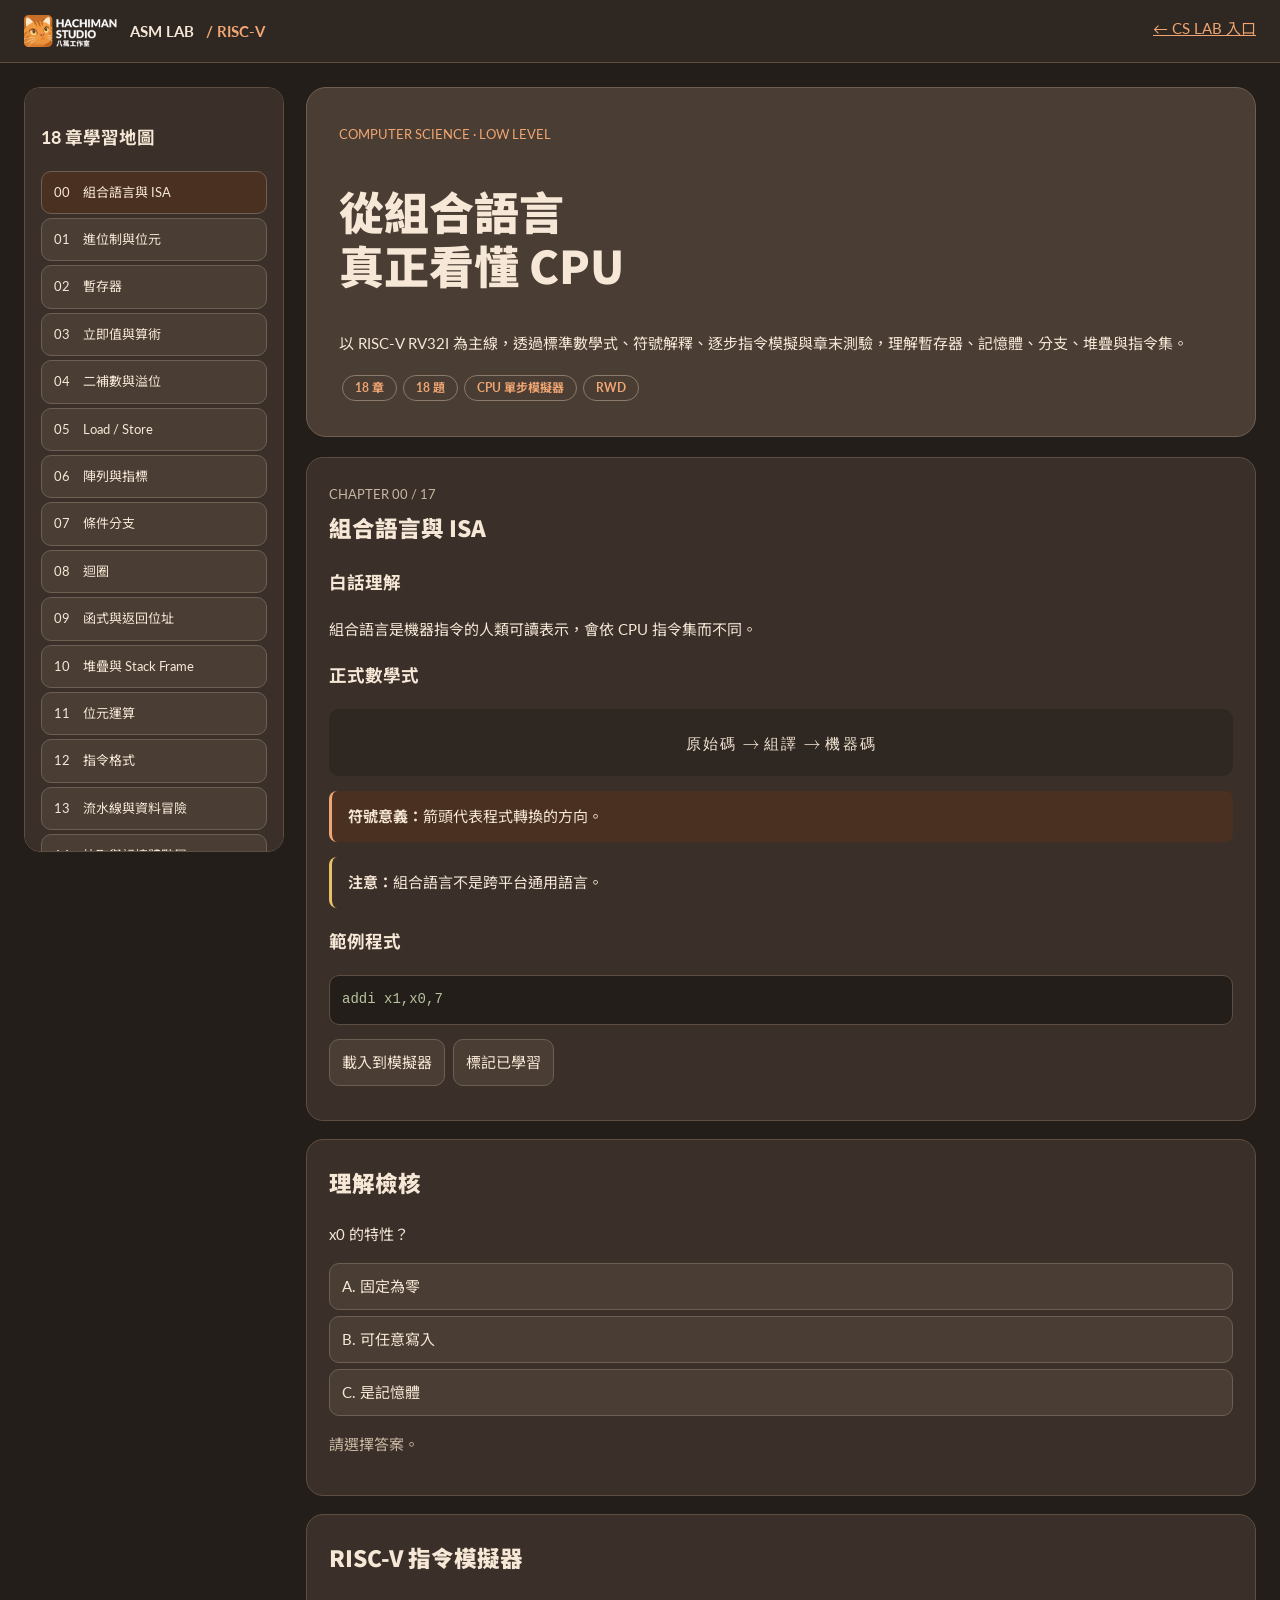
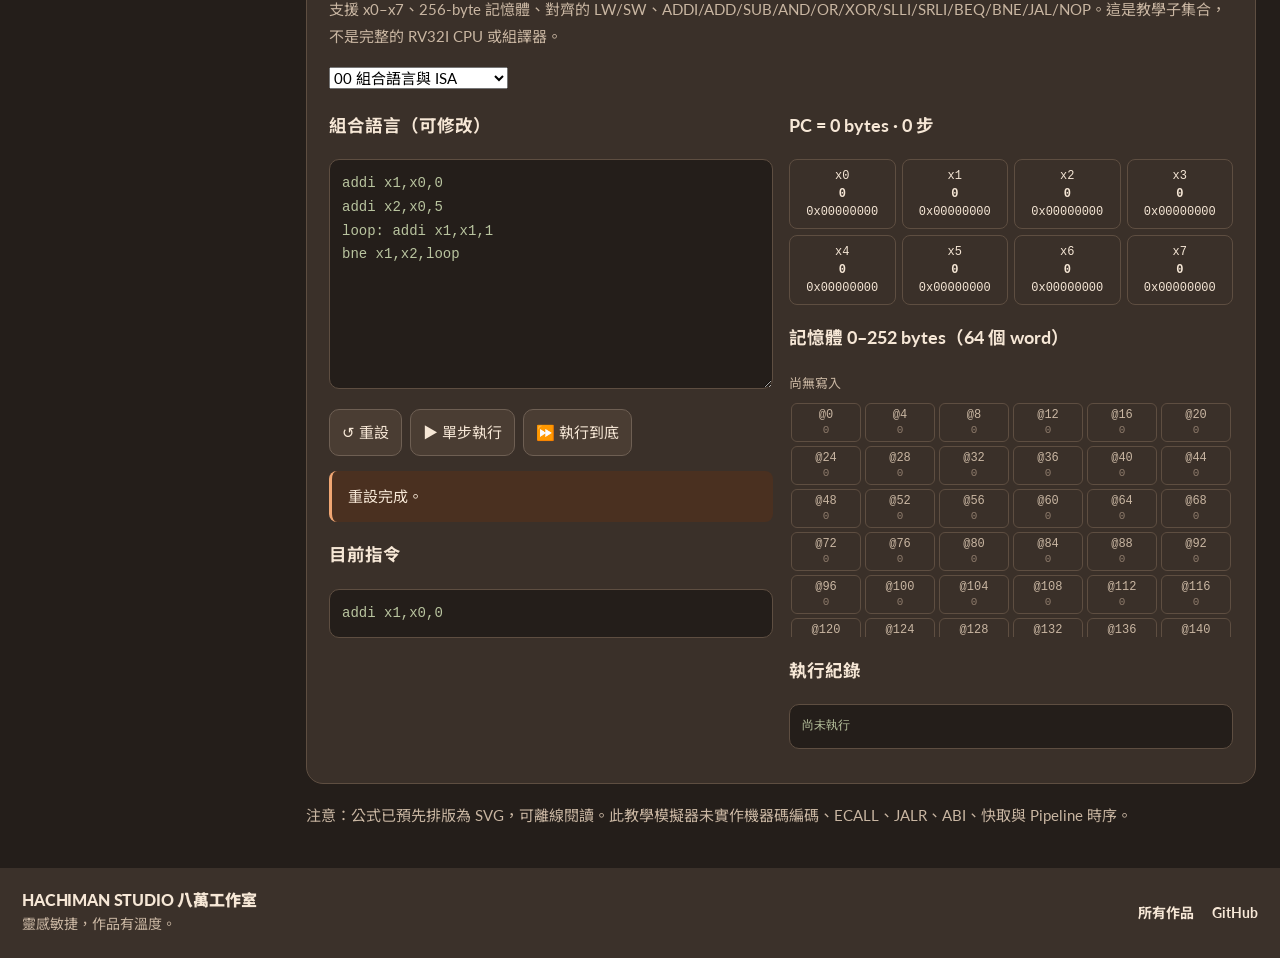
<file: asm/index.html>
<!doctype html><html lang="zh-Hant" data-theme="dark"><head><meta charset="utf-8"><meta name="viewport" content="width=device-width,initial-scale=1"><link rel="preconnect" href="https://fonts.googleapis.com">
<link rel="preconnect" href="https://fonts.gstatic.com" crossorigin>
<link rel="stylesheet" href="https://fonts.googleapis.com/css2?family=Lato:wght@400;700;900&family=Noto+Sans+TC:wght@400;700;900&display=swap">
<link rel="stylesheet" href="../shared/brand/tokens.css">
<link rel="stylesheet" href="../shared/brand/bundle.css">
<link rel="icon" href="../shared/brand/favicon.ico" sizes="any">
<link rel="icon" type="image/png" sizes="32x32" href="../shared/brand/hachiman-icon-32.png">
<link rel="apple-touch-icon" href="../shared/brand/hachiman-icon-180.png">
<meta name="theme-color" content="#241E1A">
<title>ASM LAB｜組合語言互動教材 · HACHIMAN STUDIO</title><style>*{box-sizing:border-box}body{margin:0;background:#241e1a;color:#f6e7d6;font:15px/1.8 Lato,"Noto Sans TC",system-ui,sans-serif}header{position:sticky;top:0;background:#2f2721;border-bottom:1px solid #5e4e41;padding:15px 24px;display:flex;justify-content:space-between;z-index:3}a{color:#f0a673}main{max-width:1300px;margin:auto;display:grid;grid-template-columns:260px minmax(0,1fr);gap:22px;padding:24px}aside{background:#3a3029;border:1px solid #5e4e41;border-radius:16px;padding:16px;align-self:start;position:sticky;top:80px;max-height:85vh;overflow:auto}button,select,textarea{font:inherit}button{cursor:pointer;border:1px solid #6e5f53;border-radius:10px;padding:9px 12px;background:#4a3d33;color:#f6e7d6}button:hover,.active{background:#4a3020}nav button{width:100%;display:block;text-align:left;margin:4px 0;font-size:13px}.hero{background:#4a3d33;border:1px solid #6e5f53;border-radius:20px;padding:32px;margin-bottom:20px}h1{font-size:clamp(27px,4vw,45px);line-height:1.2}h2{margin-top:0}.panel{background:#3a3029;border:1px solid #5e4e41;border-radius:17px;padding:22px;margin-bottom:18px}.muted{color:#c9b6a2}.formula{padding:20px;border-radius:10px;background:#2f2721;overflow:auto;text-align:center}.formula svg{max-width:100%;height:auto;vertical-align:middle}.note{padding:12px 16px;background:#4a3020;border-left:3px solid #f0a673;border-radius:8px}.warning{background:#3a3029;border-color:#e8c06a}.code,textarea{font:14px/1.7 ui-monospace,Consolas,monospace;background:#241e1a;color:#b9c49f;border:1px solid #5e4e41;border-radius:10px;padding:12px;white-space:pre-wrap;overflow:auto}textarea{width:100%;min-height:230px;resize:vertical}.lab{display:grid;grid-template-columns:minmax(0,1fr) minmax(0,1fr);gap:16px}main>*,.lab>*{min-width:0}select{max-width:100%}.reg{display:grid;grid-template-columns:repeat(4,1fr);gap:6px}.reg div{border:1px solid #5e4e41;border-radius:8px;padding:7px;text-align:center;font:12px/1.5 monospace}.mem{position:relative;display:grid;grid-template-columns:repeat(auto-fill,minmax(64px,1fr));gap:4px;max-height:236px;overflow:auto;padding:2px}.mem div{border:1px solid #5e4e41;border-radius:6px;padding:3px 4px;text-align:center;font:11px/1.35 ui-monospace,Consolas,monospace;color:#8c7a6a;overflow-wrap:anywhere}.mem div b{display:block;font-size:12px;color:#c9b6a2;font-weight:500}.mem .nz{color:#f6e7d6;border-color:#6e5f53}.mem .nz b{color:#f6e7d6;font-weight:700}.mem .rd{outline:2px solid #a9c1d9;outline-offset:-2px}.mem .wr{background:#4a3020;border-color:#f0a673;color:#f6e7d6}.mem .wr b{color:#f6e7d6}.memnote{font-size:13px;margin:6px 0}.trace{max-height:170px;overflow:auto;white-space:pre-wrap;font:12px/1.6 monospace}.actions{display:flex;gap:8px;flex-wrap:wrap;margin:12px 0}.quiz button{display:block;width:100%;margin:6px 0;text-align:left}.good{border-color:#f0a673!important;background:#4a3020!important}.bad{border-color:#f2a08f!important;background:#4a3d33!important}.tag{display:inline-block;border:1px solid #8c7a6a;border-radius:99px;padding:4px 12px;margin:3px;color:#f0a673;font-size:12px}.panel p,.hero p{overflow-wrap:anywhere}@media(max-width:950px){main{grid-template-columns:minmax(0,1fr)}aside{position:static;max-height:240px}.lab{grid-template-columns:minmax(0,1fr)}}@media(max-width:480px){main{padding:12px}.panel,.hero{padding:17px}.reg{grid-template-columns:repeat(2,1fr)}header{padding:10px;gap:10px}}.studio-mark{display:block;padding:0 0 12px;margin-bottom:12px;border-bottom:1.5px solid #4a3d33}.studio-mark img{height:36px;width:auto;display:block}.hs-footer a{text-decoration:none}h1,h2{font-family:var(--font-zh);font-weight:900}</style></head><body><header><strong style="display:flex;align-items:center;gap:12px"><a href="https://duicn187532.github.io/HachimanStudio/works.html" aria-label="HACHIMAN STUDIO 八萬工作室：所有作品"><img src="../shared/brand/hachiman-lockup-reverse.png" alt="HACHIMAN STUDIO 八萬工作室" style="height:32px;width:auto;display:block"></a>ASM LAB <span style="color:#f0a673">/ RISC-V</span></strong><a href="../">← CS LAB 入口</a></header><main><aside><h3>18 章學習地圖</h3><nav id="nav"></nav><p class="muted">完成進度儲存在目前瀏覽器。</p></aside><article><div class="hero"><small style="color:#f0a673">COMPUTER SCIENCE · LOW LEVEL</small><h1>從組合語言<br>真正看懂 CPU</h1><p>以 RISC-V RV32I 為主線，透過標準數學式、符號解釋、逐步指令模擬與章末測驗，理解暫存器、記憶體、分支、堆疊與指令集。</p><span class="tag">18 章</span><span class="tag">18 題</span><span class="tag">CPU 單步模擬器</span><span class="tag">RWD</span></div><section id="chapter"></section><section class="panel" id="sim"><h2>RISC-V 指令模擬器</h2><p class="muted">支援 x0–x7、256-byte 記憶體、對齊的 LW/SW、ADDI/ADD/SUB/AND/OR/XOR/SLLI/SRLI/BEQ/BNE/JAL/NOP。這是教學子集合，不是完整的 RV32I CPU 或組譯器。</p><select id="examples"></select><div class="lab"><div><h3>組合語言（可修改）</h3><textarea id="source" spellcheck="false"></textarea><div class="actions"><button id="reset">↺ 重設</button><button id="step">▶ 單步執行</button><button id="run">⏩ 執行到底</button></div><p class="note" id="status"></p><h3>目前指令</h3><pre class="code" id="instruction"></pre></div><div><h3 id="pc"></h3><div class="reg" id="registers"></div><h3>記憶體 0–252 bytes（64 個 word）</h3><p class="muted memnote" id="memnote"></p><div class="mem" id="memory" aria-label="記憶體內容"></div><h3>執行紀錄</h3><pre class="code trace" id="trace"></pre></div></div></section><p class="muted">注意：公式已預先排版為 SVG，可離線閱讀。此教學模擬器未實作機器碼編碼、ECALL、JALR、ABI、快取與 Pipeline 時序。</p></article></main><script>
const C=[
['組合語言與 ISA','組合語言是機器指令的人類可讀表示，會依 CPU 指令集而不同。','\\text{原始碼}\\rightarrow\\text{組譯}\\rightarrow\\text{機器碼}','箭頭代表程式轉換的方向。','組合語言不是跨平台通用語言。','addi x1,x0,7'],
['進位制與位元','二進位、十六進位都是位元模式的不同表示法。','(1010)_2=(A)_{16}=10_{10}','下標 2、16、10 代表進位制。','位元模式與數值解讀方式不同。','addi x1,x0,10'],
['暫存器','CPU 內的高速儲存位置。RV32I 有 x0–x31，其中 x0 固定讀為 0。','x_0=0','x0 是零暫存器，等號表示固定值。','本模擬器僅顯示 x0–x7。','addi x1,x0,5\naddi x2,x1,3'],
['立即值與算術','ADDI 使用立即值，ADD 與 SUB 使用暫存器運算元。','rd\\leftarrow rs1+imm','rd 是目的暫存器；rs1 是來源暫存器；imm 是立即值；箭頭表示寫入。','ADDI 的有號立即值範圍是 −2048 至 2047。','addi x1,x0,8\naddi x2,x0,3\nsub x3,x1,x2'],
['二補數與溢位','相同 32-bit 位元可解讀為有號或無號整數。','-a\\equiv 2^{32}-a\\pmod{2^{32}}','a 是整數；≡ 表示模同餘；2³² 是 32-bit 模數。','整數溢位不會自動拋出例外。','addi x1,x0,-1\naddi x2,x1,2'],
['Load / Store','RISC-V 算術通常使用暫存器；記憶體由 LW、SW 存取。','EA=base+offset','EA 是有效位址；base 是基底位址；offset 是位移（bytes）。','本模擬器僅支援 4-byte 對齊的 word。','addi x1,x0,64\naddi x2,x0,42\nsw x2,0(x1)\nlw x3,0(x1)'],
['陣列與指標','陣列元素位址由起始位址加上索引乘以元素寬度。','addr(A[i])=base+i\\cdot size','addr(A[i]) 是第 i 個元素位址；base 是起始位址；size 是每個元素的 byte 數。','32-bit word 為 4 bytes。','addi x1,x0,64\naddi x2,x0,99\nsw x2,8(x1)\nlw x3,8(x1)'],
['條件分支','BEQ 比較相等，BNE 比較不相等，條件成立才跳轉。','PC_{next}=target\\quad(\\text{條件成立})','PC 是程式計數器；target 是分支目標；next 表示下一條。','模擬器使用標籤解析，未編碼真實分支位移。','addi x1,x0,3\naddi x2,x0,3\nbeq x1,x2,equal\naddi x3,x0,0\nequal: addi x3,x0,1'],
['迴圈','條件判斷與往回分支形成迴圈。','i_{k+1}=i_k+1','iₖ 是第 k 次迭代的計數器；k+1 表示下一次。','需確保迴圈終止條件可達成。','addi x1,x0,0\naddi x2,x0,5\nloop: addi x1,x1,1\nbne x1,x2,loop'],
['函式與返回位址','JAL 會跳轉並保存下一條指令的位址。','ra=PC+4','ra 是返回位址；PC 是目前指令位址；4 是 RV32I 指令長度（bytes）。','本模擬器沒有 JALR，無法模擬完整函式返回。','jal x1,func\naddi x2,x0,9\nfunc: addi x3,x0,7'],
['堆疊與 Stack Frame','函式堆疊用於保存暫存器、返回位址與區域變數。','sp_{new}=sp_{old}-frameSize','sp 是堆疊指標；frameSize 是配置的 byte 數。','真實 RISC-V ABI 有更完整的暫存器保存規範。','addi x2,x0,128\naddi x2,x2,-4\naddi x3,x0,11\nsw x3,0(x2)'],
['位元運算','AND、OR、XOR、位移可實作遮罩與位元操作。','result=a\\land mask','a 是資料位元；mask 是遮罩；∧ 表示邏輯 AND。','SRLI 是邏輯右移，高位補零。','addi x1,x0,13\naddi x2,x0,7\nand x3,x1,x2\nslli x4,x3,1'],
['指令格式','RV32I 基本指令為 32-bit，包含操作碼與運算元欄位。','32\\text{-bit instruction}=opcode+fields','opcode 是操作碼；fields 是其餘編碼欄位。','本模擬器執行語意，不輸出真實機器碼。','addi x1,x0,12\nadd x2,x1,x1'],
['流水線與資料冒險','典型五級流水線有 IF、ID、EX、MEM、WB。','CPI_{ideal}\\approx1','CPI 是每條指令平均週期數；ideal 是理想狀態；≈ 表示近似。','實際效能受停頓、快取與分支影響。','addi x1,x0,4\nadd x2,x1,x1\nadd x3,x2,x1'],
['快取與記憶體階層','快取利用局部性降低平均記憶體存取時間。','AMAT=HitTime+MissRate\\cdot MissPenalty','AMAT 是平均存取時間；HitTime 是命中延遲；MissRate 是未命中率；MissPenalty 是額外成本。','本模擬器不計算快取延遲。','addi x1,x0,64\nlw x2,0(x1)\nlw x3,0(x1)'],
['組譯、連結與載入','組譯器轉物件檔，連結器解析符號，載入器建立執行程序。','Source\\rightarrow Object\\rightarrow Executable','Source 是原始碼；Object 是物件檔；Executable 是可執行檔。','組譯與連結是不同階段。','start: addi x1,x0,1\nbeq x1,x0,end\naddi x2,x0,5\nend: add x3,x2,x1'],
['系統呼叫與特權模式','ECALL 觸發環境呼叫例外，讓 OS 或執行環境處理請求。','User\\rightarrow ECALL\\rightarrow Kernel','User 是使用者態；ECALL 是環境呼叫；Kernel 是核心。','本模擬器不實作 ECALL 或特權模式。','addi x1,x0,1'],
['效能與最佳化','CPU 時間與動態指令數、CPI、時脈頻率有關。','T_{CPU}=\\frac{IC\\cdot CPI}{f}','T_CPU 是 CPU 時間；IC 是動態指令數；CPI 是每指令平均週期數；f 是時脈頻率。','較少指令不一定更快，仍須考慮 CPI。','addi x1,x0,0\naddi x2,x0,4\nloop: addi x1,x1,1\nbne x1,x2,loop']];
// Pre-rendered with mathjax-full 3.2.2 (TeX base+ams → SVG), so formulas need no CDN and work offline.
const FORMULA_SVG=["<svg style=\"vertical-align: -0.452ex;\" xmlns=\"http://www.w3.org/2000/svg\" width=\"25.138ex\" height=\"2.149ex\" aria-hidden=\"true\" focusable=\"false\" viewBox=\"0 -750 11111.1 950\"><g stroke=\"currentColor\" fill=\"currentColor\" stroke-width=\"0\" transform=\"scale(1,-1)\"><g><g><text data-variant=\"normal\" transform=\"scale(1,-1)\" font-size=\"884px\" font-family=\"serif\">原</text><text data-variant=\"normal\" transform=\"translate(1000,0) scale(1,-1)\" font-size=\"884px\" font-family=\"serif\">始</text><text data-variant=\"normal\" transform=\"translate(2000,0) scale(1,-1)\" font-size=\"884px\" font-family=\"serif\">碼</text></g><g transform=\"translate(3277.8,0)\"><path d=\"M56 237T56 250T70 270H835Q719 357 692 493Q692 494 692 496T691 499Q691 511 708 511H711Q720 511 723 510T729 506T732 497T735 481T743 456Q765 389 816 336T935 261Q944 258 944 250Q944 244 939 241T915 231T877 212Q836 186 806 152T761 85T740 35T732 4Q730 -6 727 -8T711 -11Q691 -11 691 0Q691 7 696 25Q728 151 835 230H70Q56 237 56 250Z\"></path></g><g transform=\"translate(4555.6,0)\"><text data-variant=\"normal\" transform=\"scale(1,-1)\" font-size=\"884px\" font-family=\"serif\">組</text><text data-variant=\"normal\" transform=\"translate(1000,0) scale(1,-1)\" font-size=\"884px\" font-family=\"serif\">譯</text></g><g transform=\"translate(6833.3,0)\"><path d=\"M56 237T56 250T70 270H835Q719 357 692 493Q692 494 692 496T691 499Q691 511 708 511H711Q720 511 723 510T729 506T732 497T735 481T743 456Q765 389 816 336T935 261Q944 258 944 250Q944 244 939 241T915 231T877 212Q836 186 806 152T761 85T740 35T732 4Q730 -6 727 -8T711 -11Q691 -11 691 0Q691 7 696 25Q728 151 835 230H70Q56 237 56 250Z\"></path></g><g transform=\"translate(8111.1,0)\"><text data-variant=\"normal\" transform=\"scale(1,-1)\" font-size=\"884px\" font-family=\"serif\">機</text><text data-variant=\"normal\" transform=\"translate(1000,0) scale(1,-1)\" font-size=\"884px\" font-family=\"serif\">器</text><text data-variant=\"normal\" transform=\"translate(2000,0) scale(1,-1)\" font-size=\"884px\" font-family=\"serif\">碼</text></g></g></g></svg>","<svg style=\"vertical-align: -0.566ex;\" xmlns=\"http://www.w3.org/2000/svg\" width=\"22.602ex\" height=\"2.262ex\" aria-hidden=\"true\" focusable=\"false\" viewBox=\"0 -750 9989.9 1000\"><g stroke=\"currentColor\" fill=\"currentColor\" stroke-width=\"0\" transform=\"scale(1,-1)\"><g><g><path d=\"M94 250Q94 319 104 381T127 488T164 576T202 643T244 695T277 729T302 750H315H319Q333 750 333 741Q333 738 316 720T275 667T226 581T184 443T167 250T184 58T225 -81T274 -167T316 -220T333 -241Q333 -250 318 -250H315H302L274 -226Q180 -141 137 -14T94 250Z\"></path></g><g transform=\"translate(389,0)\"><path d=\"M213 578L200 573Q186 568 160 563T102 556H83V602H102Q149 604 189 617T245 641T273 663Q275 666 285 666Q294 666 302 660V361L303 61Q310 54 315 52T339 48T401 46H427V0H416Q395 3 257 3Q121 3 100 0H88V46H114Q136 46 152 46T177 47T193 50T201 52T207 57T213 61V578Z\"></path><path d=\"M96 585Q152 666 249 666Q297 666 345 640T423 548Q460 465 460 320Q460 165 417 83Q397 41 362 16T301 -15T250 -22Q224 -22 198 -16T137 16T82 83Q39 165 39 320Q39 494 96 585ZM321 597Q291 629 250 629Q208 629 178 597Q153 571 145 525T137 333Q137 175 145 125T181 46Q209 16 250 16Q290 16 318 46Q347 76 354 130T362 333Q362 478 354 524T321 597Z\" transform=\"translate(500,0)\"></path><path d=\"M213 578L200 573Q186 568 160 563T102 556H83V602H102Q149 604 189 617T245 641T273 663Q275 666 285 666Q294 666 302 660V361L303 61Q310 54 315 52T339 48T401 46H427V0H416Q395 3 257 3Q121 3 100 0H88V46H114Q136 46 152 46T177 47T193 50T201 52T207 57T213 61V578Z\" transform=\"translate(1000,0)\"></path><path d=\"M96 585Q152 666 249 666Q297 666 345 640T423 548Q460 465 460 320Q460 165 417 83Q397 41 362 16T301 -15T250 -22Q224 -22 198 -16T137 16T82 83Q39 165 39 320Q39 494 96 585ZM321 597Q291 629 250 629Q208 629 178 597Q153 571 145 525T137 333Q137 175 145 125T181 46Q209 16 250 16Q290 16 318 46Q347 76 354 130T362 333Q362 478 354 524T321 597Z\" transform=\"translate(1500,0)\"></path></g><g transform=\"translate(2389,0)\"><g><path d=\"M60 749L64 750Q69 750 74 750H86L114 726Q208 641 251 514T294 250Q294 182 284 119T261 12T224 -76T186 -143T145 -194T113 -227T90 -246Q87 -249 86 -250H74Q66 -250 63 -250T58 -247T55 -238Q56 -237 66 -225Q221 -64 221 250T66 725Q56 737 55 738Q55 746 60 749Z\"></path></g><g transform=\"translate(422,-150) scale(0.707)\"><path d=\"M109 429Q82 429 66 447T50 491Q50 562 103 614T235 666Q326 666 387 610T449 465Q449 422 429 383T381 315T301 241Q265 210 201 149L142 93L218 92Q375 92 385 97Q392 99 409 186V189H449V186Q448 183 436 95T421 3V0H50V19V31Q50 38 56 46T86 81Q115 113 136 137Q145 147 170 174T204 211T233 244T261 278T284 308T305 340T320 369T333 401T340 431T343 464Q343 527 309 573T212 619Q179 619 154 602T119 569T109 550Q109 549 114 549Q132 549 151 535T170 489Q170 464 154 447T109 429Z\"></path></g></g><g transform=\"translate(3492.3,0)\"><path d=\"M56 347Q56 360 70 367H707Q722 359 722 347Q722 336 708 328L390 327H72Q56 332 56 347ZM56 153Q56 168 72 173H708Q722 163 722 153Q722 140 707 133H70Q56 140 56 153Z\"></path></g><g transform=\"translate(4548.1,0)\"><path d=\"M94 250Q94 319 104 381T127 488T164 576T202 643T244 695T277 729T302 750H315H319Q333 750 333 741Q333 738 316 720T275 667T226 581T184 443T167 250T184 58T225 -81T274 -167T316 -220T333 -241Q333 -250 318 -250H315H302L274 -226Q180 -141 137 -14T94 250Z\"></path></g><g transform=\"translate(4937.1,0)\"><path d=\"M208 74Q208 50 254 46Q272 46 272 35Q272 34 270 22Q267 8 264 4T251 0Q249 0 239 0T205 1T141 2Q70 2 50 0H42Q35 7 35 11Q37 38 48 46H62Q132 49 164 96Q170 102 345 401T523 704Q530 716 547 716H555H572Q578 707 578 706L606 383Q634 60 636 57Q641 46 701 46Q726 46 726 36Q726 34 723 22Q720 7 718 4T704 0Q701 0 690 0T651 1T578 2Q484 2 455 0H443Q437 6 437 9T439 27Q443 40 445 43L449 46H469Q523 49 533 63L521 213H283L249 155Q208 86 208 74ZM516 260Q516 271 504 416T490 562L463 519Q447 492 400 412L310 260L413 259Q516 259 516 260Z\"></path></g><g transform=\"translate(5687.1,0)\"><g><path d=\"M60 749L64 750Q69 750 74 750H86L114 726Q208 641 251 514T294 250Q294 182 284 119T261 12T224 -76T186 -143T145 -194T113 -227T90 -246Q87 -249 86 -250H74Q66 -250 63 -250T58 -247T55 -238Q56 -237 66 -225Q221 -64 221 250T66 725Q56 737 55 738Q55 746 60 749Z\"></path></g><g transform=\"translate(422,-150) scale(0.707)\"><g><path d=\"M213 578L200 573Q186 568 160 563T102 556H83V602H102Q149 604 189 617T245 641T273 663Q275 666 285 666Q294 666 302 660V361L303 61Q310 54 315 52T339 48T401 46H427V0H416Q395 3 257 3Q121 3 100 0H88V46H114Q136 46 152 46T177 47T193 50T201 52T207 57T213 61V578Z\"></path><path d=\"M42 313Q42 476 123 571T303 666Q372 666 402 630T432 550Q432 525 418 510T379 495Q356 495 341 509T326 548Q326 592 373 601Q351 623 311 626Q240 626 194 566Q147 500 147 364L148 360Q153 366 156 373Q197 433 263 433H267Q313 433 348 414Q372 400 396 374T435 317Q456 268 456 210V192Q456 169 451 149Q440 90 387 34T253 -22Q225 -22 199 -14T143 16T92 75T56 172T42 313ZM257 397Q227 397 205 380T171 335T154 278T148 216Q148 133 160 97T198 39Q222 21 251 21Q302 21 329 59Q342 77 347 104T352 209Q352 289 347 316T329 361Q302 397 257 397Z\" transform=\"translate(500,0)\"></path></g></g></g><g transform=\"translate(7144,0)\"><path d=\"M56 347Q56 360 70 367H707Q722 359 722 347Q722 336 708 328L390 327H72Q56 332 56 347ZM56 153Q56 168 72 173H708Q722 163 722 153Q722 140 707 133H70Q56 140 56 153Z\"></path></g><g transform=\"translate(8199.8,0)\"><g><path d=\"M213 578L200 573Q186 568 160 563T102 556H83V602H102Q149 604 189 617T245 641T273 663Q275 666 285 666Q294 666 302 660V361L303 61Q310 54 315 52T339 48T401 46H427V0H416Q395 3 257 3Q121 3 100 0H88V46H114Q136 46 152 46T177 47T193 50T201 52T207 57T213 61V578Z\"></path><path d=\"M96 585Q152 666 249 666Q297 666 345 640T423 548Q460 465 460 320Q460 165 417 83Q397 41 362 16T301 -15T250 -22Q224 -22 198 -16T137 16T82 83Q39 165 39 320Q39 494 96 585ZM321 597Q291 629 250 629Q208 629 178 597Q153 571 145 525T137 333Q137 175 145 125T181 46Q209 16 250 16Q290 16 318 46Q347 76 354 130T362 333Q362 478 354 524T321 597Z\" transform=\"translate(500,0)\"></path></g><g transform=\"translate(1033,-150) scale(0.707)\"><g><path d=\"M213 578L200 573Q186 568 160 563T102 556H83V602H102Q149 604 189 617T245 641T273 663Q275 666 285 666Q294 666 302 660V361L303 61Q310 54 315 52T339 48T401 46H427V0H416Q395 3 257 3Q121 3 100 0H88V46H114Q136 46 152 46T177 47T193 50T201 52T207 57T213 61V578Z\"></path><path d=\"M96 585Q152 666 249 666Q297 666 345 640T423 548Q460 465 460 320Q460 165 417 83Q397 41 362 16T301 -15T250 -22Q224 -22 198 -16T137 16T82 83Q39 165 39 320Q39 494 96 585ZM321 597Q291 629 250 629Q208 629 178 597Q153 571 145 525T137 333Q137 175 145 125T181 46Q209 16 250 16Q290 16 318 46Q347 76 354 130T362 333Q362 478 354 524T321 597Z\" transform=\"translate(500,0)\"></path></g></g></g></g></g></svg>","<svg style=\"vertical-align: -0.375ex;\" xmlns=\"http://www.w3.org/2000/svg\" width=\"6.43ex\" height=\"1.881ex\" aria-hidden=\"true\" focusable=\"false\" viewBox=\"0 -666 2842.1 831.6\"><g stroke=\"currentColor\" fill=\"currentColor\" stroke-width=\"0\" transform=\"scale(1,-1)\"><g><g><g><path d=\"M52 289Q59 331 106 386T222 442Q257 442 286 424T329 379Q371 442 430 442Q467 442 494 420T522 361Q522 332 508 314T481 292T458 288Q439 288 427 299T415 328Q415 374 465 391Q454 404 425 404Q412 404 406 402Q368 386 350 336Q290 115 290 78Q290 50 306 38T341 26Q378 26 414 59T463 140Q466 150 469 151T485 153H489Q504 153 504 145Q504 144 502 134Q486 77 440 33T333 -11Q263 -11 227 52Q186 -10 133 -10H127Q78 -10 57 16T35 71Q35 103 54 123T99 143Q142 143 142 101Q142 81 130 66T107 46T94 41L91 40Q91 39 97 36T113 29T132 26Q168 26 194 71Q203 87 217 139T245 247T261 313Q266 340 266 352Q266 380 251 392T217 404Q177 404 142 372T93 290Q91 281 88 280T72 278H58Q52 284 52 289Z\"></path></g><g transform=\"translate(605,-150) scale(0.707)\"><path d=\"M96 585Q152 666 249 666Q297 666 345 640T423 548Q460 465 460 320Q460 165 417 83Q397 41 362 16T301 -15T250 -22Q224 -22 198 -16T137 16T82 83Q39 165 39 320Q39 494 96 585ZM321 597Q291 629 250 629Q208 629 178 597Q153 571 145 525T137 333Q137 175 145 125T181 46Q209 16 250 16Q290 16 318 46Q347 76 354 130T362 333Q362 478 354 524T321 597Z\"></path></g></g><g transform=\"translate(1286.3,0)\"><path d=\"M56 347Q56 360 70 367H707Q722 359 722 347Q722 336 708 328L390 327H72Q56 332 56 347ZM56 153Q56 168 72 173H708Q722 163 722 153Q722 140 707 133H70Q56 140 56 153Z\"></path></g><g transform=\"translate(2342.1,0)\"><path d=\"M96 585Q152 666 249 666Q297 666 345 640T423 548Q460 465 460 320Q460 165 417 83Q397 41 362 16T301 -15T250 -22Q224 -22 198 -16T137 16T82 83Q39 165 39 320Q39 494 96 585ZM321 597Q291 629 250 629Q208 629 178 597Q153 571 145 525T137 333Q137 175 145 125T181 46Q209 16 250 16Q290 16 318 46Q347 76 354 130T362 333Q362 478 354 524T321 597Z\"></path></g></g></g></svg>","<svg style=\"vertical-align: -0.186ex;\" xmlns=\"http://www.w3.org/2000/svg\" width=\"16.448ex\" height=\"1.756ex\" aria-hidden=\"true\" focusable=\"false\" viewBox=\"0 -694 7270 776\"><g stroke=\"currentColor\" fill=\"currentColor\" stroke-width=\"0\" transform=\"scale(1,-1)\"><g><g><path d=\"M21 287Q22 290 23 295T28 317T38 348T53 381T73 411T99 433T132 442Q161 442 183 430T214 408T225 388Q227 382 228 382T236 389Q284 441 347 441H350Q398 441 422 400Q430 381 430 363Q430 333 417 315T391 292T366 288Q346 288 334 299T322 328Q322 376 378 392Q356 405 342 405Q286 405 239 331Q229 315 224 298T190 165Q156 25 151 16Q138 -11 108 -11Q95 -11 87 -5T76 7T74 17Q74 30 114 189T154 366Q154 405 128 405Q107 405 92 377T68 316T57 280Q55 278 41 278H27Q21 284 21 287Z\"></path></g><g transform=\"translate(451,0)\"><path d=\"M366 683Q367 683 438 688T511 694Q523 694 523 686Q523 679 450 384T375 83T374 68Q374 26 402 26Q411 27 422 35Q443 55 463 131Q469 151 473 152Q475 153 483 153H487H491Q506 153 506 145Q506 140 503 129Q490 79 473 48T445 8T417 -8Q409 -10 393 -10Q359 -10 336 5T306 36L300 51Q299 52 296 50Q294 48 292 46Q233 -10 172 -10Q117 -10 75 30T33 157Q33 205 53 255T101 341Q148 398 195 420T280 442Q336 442 364 400Q369 394 369 396Q370 400 396 505T424 616Q424 629 417 632T378 637H357Q351 643 351 645T353 664Q358 683 366 683ZM352 326Q329 405 277 405Q242 405 210 374T160 293Q131 214 119 129Q119 126 119 118T118 106Q118 61 136 44T179 26Q233 26 290 98L298 109L352 326Z\"></path></g><g transform=\"translate(1248.8,0)\"><path d=\"M944 261T944 250T929 230H165Q167 228 182 216T211 189T244 152T277 96T303 25Q308 7 308 0Q308 -11 288 -11Q281 -11 278 -11T272 -7T267 2T263 21Q245 94 195 151T73 236Q58 242 55 247Q55 254 59 257T73 264Q121 283 158 314T215 375T247 434T264 480L267 497Q269 503 270 505T275 509T288 511Q308 511 308 500Q308 493 303 475Q293 438 278 406T246 352T215 315T185 287T165 270H929Q944 261 944 250Z\"></path></g><g transform=\"translate(2526.6,0)\"><path d=\"M21 287Q22 290 23 295T28 317T38 348T53 381T73 411T99 433T132 442Q161 442 183 430T214 408T225 388Q227 382 228 382T236 389Q284 441 347 441H350Q398 441 422 400Q430 381 430 363Q430 333 417 315T391 292T366 288Q346 288 334 299T322 328Q322 376 378 392Q356 405 342 405Q286 405 239 331Q229 315 224 298T190 165Q156 25 151 16Q138 -11 108 -11Q95 -11 87 -5T76 7T74 17Q74 30 114 189T154 366Q154 405 128 405Q107 405 92 377T68 316T57 280Q55 278 41 278H27Q21 284 21 287Z\"></path></g><g transform=\"translate(2977.6,0)\"><path d=\"M131 289Q131 321 147 354T203 415T300 442Q362 442 390 415T419 355Q419 323 402 308T364 292Q351 292 340 300T328 326Q328 342 337 354T354 372T367 378Q368 378 368 379Q368 382 361 388T336 399T297 405Q249 405 227 379T204 326Q204 301 223 291T278 274T330 259Q396 230 396 163Q396 135 385 107T352 51T289 7T195 -10Q118 -10 86 19T53 87Q53 126 74 143T118 160Q133 160 146 151T160 120Q160 94 142 76T111 58Q109 57 108 57T107 55Q108 52 115 47T146 34T201 27Q237 27 263 38T301 66T318 97T323 122Q323 150 302 164T254 181T195 196T148 231Q131 256 131 289Z\"></path></g><g transform=\"translate(3446.6,0)\"><path d=\"M213 578L200 573Q186 568 160 563T102 556H83V602H102Q149 604 189 617T245 641T273 663Q275 666 285 666Q294 666 302 660V361L303 61Q310 54 315 52T339 48T401 46H427V0H416Q395 3 257 3Q121 3 100 0H88V46H114Q136 46 152 46T177 47T193 50T201 52T207 57T213 61V578Z\"></path></g><g transform=\"translate(4168.8,0)\"><path d=\"M56 237T56 250T70 270H369V420L370 570Q380 583 389 583Q402 583 409 568V270H707Q722 262 722 250T707 230H409V-68Q401 -82 391 -82H389H387Q375 -82 369 -68V230H70Q56 237 56 250Z\"></path></g><g transform=\"translate(5169,0)\"><path d=\"M184 600Q184 624 203 642T247 661Q265 661 277 649T290 619Q290 596 270 577T226 557Q211 557 198 567T184 600ZM21 287Q21 295 30 318T54 369T98 420T158 442Q197 442 223 419T250 357Q250 340 236 301T196 196T154 83Q149 61 149 51Q149 26 166 26Q175 26 185 29T208 43T235 78T260 137Q263 149 265 151T282 153Q302 153 302 143Q302 135 293 112T268 61T223 11T161 -11Q129 -11 102 10T74 74Q74 91 79 106T122 220Q160 321 166 341T173 380Q173 404 156 404H154Q124 404 99 371T61 287Q60 286 59 284T58 281T56 279T53 278T49 278T41 278H27Q21 284 21 287Z\"></path></g><g transform=\"translate(5514,0)\"><path d=\"M21 287Q22 293 24 303T36 341T56 388T88 425T132 442T175 435T205 417T221 395T229 376L231 369Q231 367 232 367L243 378Q303 442 384 442Q401 442 415 440T441 433T460 423T475 411T485 398T493 385T497 373T500 364T502 357L510 367Q573 442 659 442Q713 442 746 415T780 336Q780 285 742 178T704 50Q705 36 709 31T724 26Q752 26 776 56T815 138Q818 149 821 151T837 153Q857 153 857 145Q857 144 853 130Q845 101 831 73T785 17T716 -10Q669 -10 648 17T627 73Q627 92 663 193T700 345Q700 404 656 404H651Q565 404 506 303L499 291L466 157Q433 26 428 16Q415 -11 385 -11Q372 -11 364 -4T353 8T350 18Q350 29 384 161L420 307Q423 322 423 345Q423 404 379 404H374Q288 404 229 303L222 291L189 157Q156 26 151 16Q138 -11 108 -11Q95 -11 87 -5T76 7T74 17Q74 30 112 181Q151 335 151 342Q154 357 154 369Q154 405 129 405Q107 405 92 377T69 316T57 280Q55 278 41 278H27Q21 284 21 287Z\"></path></g><g transform=\"translate(6392,0)\"><path d=\"M21 287Q22 293 24 303T36 341T56 388T88 425T132 442T175 435T205 417T221 395T229 376L231 369Q231 367 232 367L243 378Q303 442 384 442Q401 442 415 440T441 433T460 423T475 411T485 398T493 385T497 373T500 364T502 357L510 367Q573 442 659 442Q713 442 746 415T780 336Q780 285 742 178T704 50Q705 36 709 31T724 26Q752 26 776 56T815 138Q818 149 821 151T837 153Q857 153 857 145Q857 144 853 130Q845 101 831 73T785 17T716 -10Q669 -10 648 17T627 73Q627 92 663 193T700 345Q700 404 656 404H651Q565 404 506 303L499 291L466 157Q433 26 428 16Q415 -11 385 -11Q372 -11 364 -4T353 8T350 18Q350 29 384 161L420 307Q423 322 423 345Q423 404 379 404H374Q288 404 229 303L222 291L189 157Q156 26 151 16Q138 -11 108 -11Q95 -11 87 -5T76 7T74 17Q74 30 112 181Q151 335 151 342Q154 357 154 369Q154 405 129 405Q107 405 92 377T69 316T57 280Q55 278 41 278H27Q21 284 21 287Z\"></path></g></g></g></svg>","<svg style=\"vertical-align: -0.566ex;\" xmlns=\"http://www.w3.org/2000/svg\" width=\"25.201ex\" height=\"2.565ex\" aria-hidden=\"true\" focusable=\"false\" viewBox=\"0 -883.9 11138.9 1133.9\"><g stroke=\"currentColor\" fill=\"currentColor\" stroke-width=\"0\" transform=\"scale(1,-1)\"><g><g><path d=\"M84 237T84 250T98 270H679Q694 262 694 250T679 230H98Q84 237 84 250Z\"></path></g><g transform=\"translate(778,0)\"><path d=\"M33 157Q33 258 109 349T280 441Q331 441 370 392Q386 422 416 422Q429 422 439 414T449 394Q449 381 412 234T374 68Q374 43 381 35T402 26Q411 27 422 35Q443 55 463 131Q469 151 473 152Q475 153 483 153H487Q506 153 506 144Q506 138 501 117T481 63T449 13Q436 0 417 -8Q409 -10 393 -10Q359 -10 336 5T306 36L300 51Q299 52 296 50Q294 48 292 46Q233 -10 172 -10Q117 -10 75 30T33 157ZM351 328Q351 334 346 350T323 385T277 405Q242 405 210 374T160 293Q131 214 119 129Q119 126 119 118T118 106Q118 61 136 44T179 26Q217 26 254 59T298 110Q300 114 325 217T351 328Z\"></path></g><g transform=\"translate(1584.8,0)\"><path d=\"M56 444Q56 457 70 464H707Q722 456 722 444Q722 430 706 424H72Q56 429 56 444ZM56 237T56 250T70 270H707Q722 262 722 250T707 230H70Q56 237 56 250ZM56 56Q56 71 72 76H706Q722 70 722 56Q722 44 707 36H70Q56 43 56 56Z\"></path></g><g transform=\"translate(2640.6,0)\"><g><path d=\"M109 429Q82 429 66 447T50 491Q50 562 103 614T235 666Q326 666 387 610T449 465Q449 422 429 383T381 315T301 241Q265 210 201 149L142 93L218 92Q375 92 385 97Q392 99 409 186V189H449V186Q448 183 436 95T421 3V0H50V19V31Q50 38 56 46T86 81Q115 113 136 137Q145 147 170 174T204 211T233 244T261 278T284 308T305 340T320 369T333 401T340 431T343 464Q343 527 309 573T212 619Q179 619 154 602T119 569T109 550Q109 549 114 549Q132 549 151 535T170 489Q170 464 154 447T109 429Z\"></path></g><g transform=\"translate(533,413) scale(0.707)\"><g><path d=\"M127 463Q100 463 85 480T69 524Q69 579 117 622T233 665Q268 665 277 664Q351 652 390 611T430 522Q430 470 396 421T302 350L299 348Q299 347 308 345T337 336T375 315Q457 262 457 175Q457 96 395 37T238 -22Q158 -22 100 21T42 130Q42 158 60 175T105 193Q133 193 151 175T169 130Q169 119 166 110T159 94T148 82T136 74T126 70T118 67L114 66Q165 21 238 21Q293 21 321 74Q338 107 338 175V195Q338 290 274 322Q259 328 213 329L171 330L168 332Q166 335 166 348Q166 366 174 366Q202 366 232 371Q266 376 294 413T322 525V533Q322 590 287 612Q265 626 240 626Q208 626 181 615T143 592T132 580H135Q138 579 143 578T153 573T165 566T175 555T183 540T186 520Q186 498 172 481T127 463Z\"></path><path d=\"M109 429Q82 429 66 447T50 491Q50 562 103 614T235 666Q326 666 387 610T449 465Q449 422 429 383T381 315T301 241Q265 210 201 149L142 93L218 92Q375 92 385 97Q392 99 409 186V189H449V186Q448 183 436 95T421 3V0H50V19V31Q50 38 56 46T86 81Q115 113 136 137Q145 147 170 174T204 211T233 244T261 278T284 308T305 340T320 369T333 401T340 431T343 464Q343 527 309 573T212 619Q179 619 154 602T119 569T109 550Q109 549 114 549Q132 549 151 535T170 489Q170 464 154 447T109 429Z\" transform=\"translate(500,0)\"></path></g></g></g><g transform=\"translate(4152.9,0)\"><path d=\"M84 237T84 250T98 270H679Q694 262 694 250T679 230H98Q84 237 84 250Z\"></path></g><g transform=\"translate(5153.1,0)\"><path d=\"M33 157Q33 258 109 349T280 441Q331 441 370 392Q386 422 416 422Q429 422 439 414T449 394Q449 381 412 234T374 68Q374 43 381 35T402 26Q411 27 422 35Q443 55 463 131Q469 151 473 152Q475 153 483 153H487Q506 153 506 144Q506 138 501 117T481 63T449 13Q436 0 417 -8Q409 -10 393 -10Q359 -10 336 5T306 36L300 51Q299 52 296 50Q294 48 292 46Q233 -10 172 -10Q117 -10 75 30T33 157ZM351 328Q351 334 346 350T323 385T277 405Q242 405 210 374T160 293Q131 214 119 129Q119 126 119 118T118 106Q118 61 136 44T179 26Q217 26 254 59T298 110Q300 114 325 217T351 328Z\"></path></g><g transform=\"translate(5682.1,0)\"></g><g transform=\"translate(6682.1,0)\"><path d=\"M94 250Q94 319 104 381T127 488T164 576T202 643T244 695T277 729T302 750H315H319Q333 750 333 741Q333 738 316 720T275 667T226 581T184 443T167 250T184 58T225 -81T274 -167T316 -220T333 -241Q333 -250 318 -250H315H302L274 -226Q180 -141 137 -14T94 250Z\"></path></g><g transform=\"translate(7071.1,0)\"><path d=\"M41 46H55Q94 46 102 60V68Q102 77 102 91T102 122T103 161T103 203Q103 234 103 269T102 328V351Q99 370 88 376T43 385H25V408Q25 431 27 431L37 432Q47 433 65 434T102 436Q119 437 138 438T167 441T178 442H181V402Q181 364 182 364T187 369T199 384T218 402T247 421T285 437Q305 442 336 442Q351 442 364 440T387 434T406 426T421 417T432 406T441 395T448 384T452 374T455 366L457 361L460 365Q463 369 466 373T475 384T488 397T503 410T523 422T546 432T572 439T603 442Q729 442 740 329Q741 322 741 190V104Q741 66 743 59T754 49Q775 46 803 46H819V0H811L788 1Q764 2 737 2T699 3Q596 3 587 0H579V46H595Q656 46 656 62Q657 64 657 200Q656 335 655 343Q649 371 635 385T611 402T585 404Q540 404 506 370Q479 343 472 315T464 232V168V108Q464 78 465 68T468 55T477 49Q498 46 526 46H542V0H534L510 1Q487 2 460 2T422 3Q319 3 310 0H302V46H318Q379 46 379 62Q380 64 380 200Q379 335 378 343Q372 371 358 385T334 402T308 404Q263 404 229 370Q202 343 195 315T187 232V168V108Q187 78 188 68T191 55T200 49Q221 46 249 46H265V0H257L234 1Q210 2 183 2T145 3Q42 3 33 0H25V46H41Z\"></path><path d=\"M28 214Q28 309 93 378T250 448Q340 448 405 380T471 215Q471 120 407 55T250 -10Q153 -10 91 57T28 214ZM250 30Q372 30 372 193V225V250Q372 272 371 288T364 326T348 362T317 390T268 410Q263 411 252 411Q222 411 195 399Q152 377 139 338T126 246V226Q126 130 145 91Q177 30 250 30Z\" transform=\"translate(833,0)\"></path><path d=\"M376 495Q376 511 376 535T377 568Q377 613 367 624T316 637H298V660Q298 683 300 683L310 684Q320 685 339 686T376 688Q393 689 413 690T443 693T454 694H457V390Q457 84 458 81Q461 61 472 55T517 46H535V0Q533 0 459 -5T380 -11H373V44L365 37Q307 -11 235 -11Q158 -11 96 50T34 215Q34 315 97 378T244 442Q319 442 376 393V495ZM373 342Q328 405 260 405Q211 405 173 369Q146 341 139 305T131 211Q131 155 138 120T173 59Q203 26 251 26Q322 26 373 103V342Z\" transform=\"translate(1333,0)\"></path></g><g transform=\"translate(8960.1,0)\"></g><g transform=\"translate(9459.8,0)\"><g><path d=\"M109 429Q82 429 66 447T50 491Q50 562 103 614T235 666Q326 666 387 610T449 465Q449 422 429 383T381 315T301 241Q265 210 201 149L142 93L218 92Q375 92 385 97Q392 99 409 186V189H449V186Q448 183 436 95T421 3V0H50V19V31Q50 38 56 46T86 81Q115 113 136 137Q145 147 170 174T204 211T233 244T261 278T284 308T305 340T320 369T333 401T340 431T343 464Q343 527 309 573T212 619Q179 619 154 602T119 569T109 550Q109 549 114 549Q132 549 151 535T170 489Q170 464 154 447T109 429Z\"></path></g><g transform=\"translate(533,413) scale(0.707)\"><g><path d=\"M127 463Q100 463 85 480T69 524Q69 579 117 622T233 665Q268 665 277 664Q351 652 390 611T430 522Q430 470 396 421T302 350L299 348Q299 347 308 345T337 336T375 315Q457 262 457 175Q457 96 395 37T238 -22Q158 -22 100 21T42 130Q42 158 60 175T105 193Q133 193 151 175T169 130Q169 119 166 110T159 94T148 82T136 74T126 70T118 67L114 66Q165 21 238 21Q293 21 321 74Q338 107 338 175V195Q338 290 274 322Q259 328 213 329L171 330L168 332Q166 335 166 348Q166 366 174 366Q202 366 232 371Q266 376 294 413T322 525V533Q322 590 287 612Q265 626 240 626Q208 626 181 615T143 592T132 580H135Q138 579 143 578T153 573T165 566T175 555T183 540T186 520Q186 498 172 481T127 463Z\"></path><path d=\"M109 429Q82 429 66 447T50 491Q50 562 103 614T235 666Q326 666 387 610T449 465Q449 422 429 383T381 315T301 241Q265 210 201 149L142 93L218 92Q375 92 385 97Q392 99 409 186V189H449V186Q448 183 436 95T421 3V0H50V19V31Q50 38 56 46T86 81Q115 113 136 137Q145 147 170 174T204 211T233 244T261 278T284 308T305 340T320 369T333 401T340 431T343 464Q343 527 309 573T212 619Q179 619 154 602T119 569T109 550Q109 549 114 549Q132 549 151 535T170 489Q170 464 154 447T109 429Z\" transform=\"translate(500,0)\"></path></g></g></g><g transform=\"translate(10749.9,0)\"><path d=\"M60 749L64 750Q69 750 74 750H86L114 726Q208 641 251 514T294 250Q294 182 284 119T261 12T224 -76T186 -143T145 -194T113 -227T90 -246Q87 -249 86 -250H74Q66 -250 63 -250T58 -247T55 -238Q56 -237 66 -225Q221 -64 221 250T66 725Q56 737 55 738Q55 746 60 749Z\"></path></g></g></g></svg>","<svg style=\"vertical-align: -0.464ex;\" xmlns=\"http://www.w3.org/2000/svg\" width=\"20.009ex\" height=\"2.084ex\" aria-hidden=\"true\" focusable=\"false\" viewBox=\"0 -716 8844 921\"><g stroke=\"currentColor\" fill=\"currentColor\" stroke-width=\"0\" transform=\"scale(1,-1)\"><g><g><path d=\"M492 213Q472 213 472 226Q472 230 477 250T482 285Q482 316 461 323T364 330H312Q311 328 277 192T243 52Q243 48 254 48T334 46Q428 46 458 48T518 61Q567 77 599 117T670 248Q680 270 683 272Q690 274 698 274Q718 274 718 261Q613 7 608 2Q605 0 322 0H133Q31 0 31 11Q31 13 34 25Q38 41 42 43T65 46Q92 46 125 49Q139 52 144 61Q146 66 215 342T285 622Q285 629 281 629Q273 632 228 634H197Q191 640 191 642T193 659Q197 676 203 680H757Q764 676 764 669Q764 664 751 557T737 447Q735 440 717 440H705Q698 445 698 453L701 476Q704 500 704 528Q704 558 697 578T678 609T643 625T596 632T532 634H485Q397 633 392 631Q388 629 386 622Q385 619 355 499T324 377Q347 376 372 376H398Q464 376 489 391T534 472Q538 488 540 490T557 493Q562 493 565 493T570 492T572 491T574 487T577 483L544 351Q511 218 508 216Q505 213 492 213Z\"></path></g><g transform=\"translate(764,0)\"><path d=\"M208 74Q208 50 254 46Q272 46 272 35Q272 34 270 22Q267 8 264 4T251 0Q249 0 239 0T205 1T141 2Q70 2 50 0H42Q35 7 35 11Q37 38 48 46H62Q132 49 164 96Q170 102 345 401T523 704Q530 716 547 716H555H572Q578 707 578 706L606 383Q634 60 636 57Q641 46 701 46Q726 46 726 36Q726 34 723 22Q720 7 718 4T704 0Q701 0 690 0T651 1T578 2Q484 2 455 0H443Q437 6 437 9T439 27Q443 40 445 43L449 46H469Q523 49 533 63L521 213H283L249 155Q208 86 208 74ZM516 260Q516 271 504 416T490 562L463 519Q447 492 400 412L310 260L413 259Q516 259 516 260Z\"></path></g><g transform=\"translate(1791.8,0)\"><path d=\"M56 347Q56 360 70 367H707Q722 359 722 347Q722 336 708 328L390 327H72Q56 332 56 347ZM56 153Q56 168 72 173H708Q722 163 722 153Q722 140 707 133H70Q56 140 56 153Z\"></path></g><g transform=\"translate(2847.6,0)\"><path d=\"M73 647Q73 657 77 670T89 683Q90 683 161 688T234 694Q246 694 246 685T212 542Q204 508 195 472T180 418L176 399Q176 396 182 402Q231 442 283 442Q345 442 383 396T422 280Q422 169 343 79T173 -11Q123 -11 82 27T40 150V159Q40 180 48 217T97 414Q147 611 147 623T109 637Q104 637 101 637H96Q86 637 83 637T76 640T73 647ZM336 325V331Q336 405 275 405Q258 405 240 397T207 376T181 352T163 330L157 322L136 236Q114 150 114 114Q114 66 138 42Q154 26 178 26Q211 26 245 58Q270 81 285 114T318 219Q336 291 336 325Z\"></path></g><g transform=\"translate(3276.6,0)\"><path d=\"M33 157Q33 258 109 349T280 441Q331 441 370 392Q386 422 416 422Q429 422 439 414T449 394Q449 381 412 234T374 68Q374 43 381 35T402 26Q411 27 422 35Q443 55 463 131Q469 151 473 152Q475 153 483 153H487Q506 153 506 144Q506 138 501 117T481 63T449 13Q436 0 417 -8Q409 -10 393 -10Q359 -10 336 5T306 36L300 51Q299 52 296 50Q294 48 292 46Q233 -10 172 -10Q117 -10 75 30T33 157ZM351 328Q351 334 346 350T323 385T277 405Q242 405 210 374T160 293Q131 214 119 129Q119 126 119 118T118 106Q118 61 136 44T179 26Q217 26 254 59T298 110Q300 114 325 217T351 328Z\"></path></g><g transform=\"translate(3805.6,0)\"><path d=\"M131 289Q131 321 147 354T203 415T300 442Q362 442 390 415T419 355Q419 323 402 308T364 292Q351 292 340 300T328 326Q328 342 337 354T354 372T367 378Q368 378 368 379Q368 382 361 388T336 399T297 405Q249 405 227 379T204 326Q204 301 223 291T278 274T330 259Q396 230 396 163Q396 135 385 107T352 51T289 7T195 -10Q118 -10 86 19T53 87Q53 126 74 143T118 160Q133 160 146 151T160 120Q160 94 142 76T111 58Q109 57 108 57T107 55Q108 52 115 47T146 34T201 27Q237 27 263 38T301 66T318 97T323 122Q323 150 302 164T254 181T195 196T148 231Q131 256 131 289Z\"></path></g><g transform=\"translate(4274.6,0)\"><path d=\"M39 168Q39 225 58 272T107 350T174 402T244 433T307 442H310Q355 442 388 420T421 355Q421 265 310 237Q261 224 176 223Q139 223 138 221Q138 219 132 186T125 128Q125 81 146 54T209 26T302 45T394 111Q403 121 406 121Q410 121 419 112T429 98T420 82T390 55T344 24T281 -1T205 -11Q126 -11 83 42T39 168ZM373 353Q367 405 305 405Q272 405 244 391T199 357T170 316T154 280T149 261Q149 260 169 260Q282 260 327 284T373 353Z\"></path></g><g transform=\"translate(4962.8,0)\"><path d=\"M56 237T56 250T70 270H369V420L370 570Q380 583 389 583Q402 583 409 568V270H707Q722 262 722 250T707 230H409V-68Q401 -82 391 -82H389H387Q375 -82 369 -68V230H70Q56 237 56 250Z\"></path></g><g transform=\"translate(5963,0)\"><path d=\"M201 -11Q126 -11 80 38T34 156Q34 221 64 279T146 380Q222 441 301 441Q333 441 341 440Q354 437 367 433T402 417T438 387T464 338T476 268Q476 161 390 75T201 -11ZM121 120Q121 70 147 48T206 26Q250 26 289 58T351 142Q360 163 374 216T388 308Q388 352 370 375Q346 405 306 405Q243 405 195 347Q158 303 140 230T121 120Z\"></path></g><g transform=\"translate(6448,0)\"><path d=\"M118 -162Q120 -162 124 -164T135 -167T147 -168Q160 -168 171 -155T187 -126Q197 -99 221 27T267 267T289 382V385H242Q195 385 192 387Q188 390 188 397L195 425Q197 430 203 430T250 431Q298 431 298 432Q298 434 307 482T319 540Q356 705 465 705Q502 703 526 683T550 630Q550 594 529 578T487 561Q443 561 443 603Q443 622 454 636T478 657L487 662Q471 668 457 668Q445 668 434 658T419 630Q412 601 403 552T387 469T380 433Q380 431 435 431Q480 431 487 430T498 424Q499 420 496 407T491 391Q489 386 482 386T428 385H372L349 263Q301 15 282 -47Q255 -132 212 -173Q175 -205 139 -205Q107 -205 81 -186T55 -132Q55 -95 76 -78T118 -61Q162 -61 162 -103Q162 -122 151 -136T127 -157L118 -162Z\"></path></g><g transform=\"translate(6998,0)\"><path d=\"M118 -162Q120 -162 124 -164T135 -167T147 -168Q160 -168 171 -155T187 -126Q197 -99 221 27T267 267T289 382V385H242Q195 385 192 387Q188 390 188 397L195 425Q197 430 203 430T250 431Q298 431 298 432Q298 434 307 482T319 540Q356 705 465 705Q502 703 526 683T550 630Q550 594 529 578T487 561Q443 561 443 603Q443 622 454 636T478 657L487 662Q471 668 457 668Q445 668 434 658T419 630Q412 601 403 552T387 469T380 433Q380 431 435 431Q480 431 487 430T498 424Q499 420 496 407T491 391Q489 386 482 386T428 385H372L349 263Q301 15 282 -47Q255 -132 212 -173Q175 -205 139 -205Q107 -205 81 -186T55 -132Q55 -95 76 -78T118 -61Q162 -61 162 -103Q162 -122 151 -136T127 -157L118 -162Z\"></path></g><g transform=\"translate(7548,0)\"><path d=\"M131 289Q131 321 147 354T203 415T300 442Q362 442 390 415T419 355Q419 323 402 308T364 292Q351 292 340 300T328 326Q328 342 337 354T354 372T367 378Q368 378 368 379Q368 382 361 388T336 399T297 405Q249 405 227 379T204 326Q204 301 223 291T278 274T330 259Q396 230 396 163Q396 135 385 107T352 51T289 7T195 -10Q118 -10 86 19T53 87Q53 126 74 143T118 160Q133 160 146 151T160 120Q160 94 142 76T111 58Q109 57 108 57T107 55Q108 52 115 47T146 34T201 27Q237 27 263 38T301 66T318 97T323 122Q323 150 302 164T254 181T195 196T148 231Q131 256 131 289Z\"></path></g><g transform=\"translate(8017,0)\"><path d=\"M39 168Q39 225 58 272T107 350T174 402T244 433T307 442H310Q355 442 388 420T421 355Q421 265 310 237Q261 224 176 223Q139 223 138 221Q138 219 132 186T125 128Q125 81 146 54T209 26T302 45T394 111Q403 121 406 121Q410 121 419 112T429 98T420 82T390 55T344 24T281 -1T205 -11Q126 -11 83 42T39 168ZM373 353Q367 405 305 405Q272 405 244 391T199 357T170 316T154 280T149 261Q149 260 169 260Q282 260 327 284T373 353Z\"></path></g><g transform=\"translate(8483,0)\"><path d=\"M26 385Q19 392 19 395Q19 399 22 411T27 425Q29 430 36 430T87 431H140L159 511Q162 522 166 540T173 566T179 586T187 603T197 615T211 624T229 626Q247 625 254 615T261 596Q261 589 252 549T232 470L222 433Q222 431 272 431H323Q330 424 330 420Q330 398 317 385H210L174 240Q135 80 135 68Q135 26 162 26Q197 26 230 60T283 144Q285 150 288 151T303 153H307Q322 153 322 145Q322 142 319 133Q314 117 301 95T267 48T216 6T155 -11Q125 -11 98 4T59 56Q57 64 57 83V101L92 241Q127 382 128 383Q128 385 77 385H26Z\"></path></g></g></g></svg>","<svg style=\"vertical-align: -0.566ex;\" xmlns=\"http://www.w3.org/2000/svg\" width=\"26.494ex\" height=\"2.262ex\" aria-hidden=\"true\" focusable=\"false\" viewBox=\"0 -750 11710.4 1000\"><g stroke=\"currentColor\" fill=\"currentColor\" stroke-width=\"0\" transform=\"scale(1,-1)\"><g><g><path d=\"M33 157Q33 258 109 349T280 441Q331 441 370 392Q386 422 416 422Q429 422 439 414T449 394Q449 381 412 234T374 68Q374 43 381 35T402 26Q411 27 422 35Q443 55 463 131Q469 151 473 152Q475 153 483 153H487Q506 153 506 144Q506 138 501 117T481 63T449 13Q436 0 417 -8Q409 -10 393 -10Q359 -10 336 5T306 36L300 51Q299 52 296 50Q294 48 292 46Q233 -10 172 -10Q117 -10 75 30T33 157ZM351 328Q351 334 346 350T323 385T277 405Q242 405 210 374T160 293Q131 214 119 129Q119 126 119 118T118 106Q118 61 136 44T179 26Q217 26 254 59T298 110Q300 114 325 217T351 328Z\"></path></g><g transform=\"translate(529,0)\"><path d=\"M366 683Q367 683 438 688T511 694Q523 694 523 686Q523 679 450 384T375 83T374 68Q374 26 402 26Q411 27 422 35Q443 55 463 131Q469 151 473 152Q475 153 483 153H487H491Q506 153 506 145Q506 140 503 129Q490 79 473 48T445 8T417 -8Q409 -10 393 -10Q359 -10 336 5T306 36L300 51Q299 52 296 50Q294 48 292 46Q233 -10 172 -10Q117 -10 75 30T33 157Q33 205 53 255T101 341Q148 398 195 420T280 442Q336 442 364 400Q369 394 369 396Q370 400 396 505T424 616Q424 629 417 632T378 637H357Q351 643 351 645T353 664Q358 683 366 683ZM352 326Q329 405 277 405Q242 405 210 374T160 293Q131 214 119 129Q119 126 119 118T118 106Q118 61 136 44T179 26Q233 26 290 98L298 109L352 326Z\"></path></g><g transform=\"translate(1049,0)\"><path d=\"M366 683Q367 683 438 688T511 694Q523 694 523 686Q523 679 450 384T375 83T374 68Q374 26 402 26Q411 27 422 35Q443 55 463 131Q469 151 473 152Q475 153 483 153H487H491Q506 153 506 145Q506 140 503 129Q490 79 473 48T445 8T417 -8Q409 -10 393 -10Q359 -10 336 5T306 36L300 51Q299 52 296 50Q294 48 292 46Q233 -10 172 -10Q117 -10 75 30T33 157Q33 205 53 255T101 341Q148 398 195 420T280 442Q336 442 364 400Q369 394 369 396Q370 400 396 505T424 616Q424 629 417 632T378 637H357Q351 643 351 645T353 664Q358 683 366 683ZM352 326Q329 405 277 405Q242 405 210 374T160 293Q131 214 119 129Q119 126 119 118T118 106Q118 61 136 44T179 26Q233 26 290 98L298 109L352 326Z\"></path></g><g transform=\"translate(1569,0)\"><path d=\"M21 287Q22 290 23 295T28 317T38 348T53 381T73 411T99 433T132 442Q161 442 183 430T214 408T225 388Q227 382 228 382T236 389Q284 441 347 441H350Q398 441 422 400Q430 381 430 363Q430 333 417 315T391 292T366 288Q346 288 334 299T322 328Q322 376 378 392Q356 405 342 405Q286 405 239 331Q229 315 224 298T190 165Q156 25 151 16Q138 -11 108 -11Q95 -11 87 -5T76 7T74 17Q74 30 114 189T154 366Q154 405 128 405Q107 405 92 377T68 316T57 280Q55 278 41 278H27Q21 284 21 287Z\"></path></g><g transform=\"translate(2020,0)\"><path d=\"M94 250Q94 319 104 381T127 488T164 576T202 643T244 695T277 729T302 750H315H319Q333 750 333 741Q333 738 316 720T275 667T226 581T184 443T167 250T184 58T225 -81T274 -167T316 -220T333 -241Q333 -250 318 -250H315H302L274 -226Q180 -141 137 -14T94 250Z\"></path></g><g transform=\"translate(2409,0)\"><path d=\"M208 74Q208 50 254 46Q272 46 272 35Q272 34 270 22Q267 8 264 4T251 0Q249 0 239 0T205 1T141 2Q70 2 50 0H42Q35 7 35 11Q37 38 48 46H62Q132 49 164 96Q170 102 345 401T523 704Q530 716 547 716H555H572Q578 707 578 706L606 383Q634 60 636 57Q641 46 701 46Q726 46 726 36Q726 34 723 22Q720 7 718 4T704 0Q701 0 690 0T651 1T578 2Q484 2 455 0H443Q437 6 437 9T439 27Q443 40 445 43L449 46H469Q523 49 533 63L521 213H283L249 155Q208 86 208 74ZM516 260Q516 271 504 416T490 562L463 519Q447 492 400 412L310 260L413 259Q516 259 516 260Z\"></path></g><g transform=\"translate(3159,0)\"><path d=\"M118 -250V750H255V710H158V-210H255V-250H118Z\"></path></g><g transform=\"translate(3437,0)\"><path d=\"M184 600Q184 624 203 642T247 661Q265 661 277 649T290 619Q290 596 270 577T226 557Q211 557 198 567T184 600ZM21 287Q21 295 30 318T54 369T98 420T158 442Q197 442 223 419T250 357Q250 340 236 301T196 196T154 83Q149 61 149 51Q149 26 166 26Q175 26 185 29T208 43T235 78T260 137Q263 149 265 151T282 153Q302 153 302 143Q302 135 293 112T268 61T223 11T161 -11Q129 -11 102 10T74 74Q74 91 79 106T122 220Q160 321 166 341T173 380Q173 404 156 404H154Q124 404 99 371T61 287Q60 286 59 284T58 281T56 279T53 278T49 278T41 278H27Q21 284 21 287Z\"></path></g><g transform=\"translate(3782,0)\"><path d=\"M22 710V750H159V-250H22V-210H119V710H22Z\"></path></g><g transform=\"translate(4060,0)\"><path d=\"M60 749L64 750Q69 750 74 750H86L114 726Q208 641 251 514T294 250Q294 182 284 119T261 12T224 -76T186 -143T145 -194T113 -227T90 -246Q87 -249 86 -250H74Q66 -250 63 -250T58 -247T55 -238Q56 -237 66 -225Q221 -64 221 250T66 725Q56 737 55 738Q55 746 60 749Z\"></path></g><g transform=\"translate(4726.8,0)\"><path d=\"M56 347Q56 360 70 367H707Q722 359 722 347Q722 336 708 328L390 327H72Q56 332 56 347ZM56 153Q56 168 72 173H708Q722 163 722 153Q722 140 707 133H70Q56 140 56 153Z\"></path></g><g transform=\"translate(5782.6,0)\"><path d=\"M73 647Q73 657 77 670T89 683Q90 683 161 688T234 694Q246 694 246 685T212 542Q204 508 195 472T180 418L176 399Q176 396 182 402Q231 442 283 442Q345 442 383 396T422 280Q422 169 343 79T173 -11Q123 -11 82 27T40 150V159Q40 180 48 217T97 414Q147 611 147 623T109 637Q104 637 101 637H96Q86 637 83 637T76 640T73 647ZM336 325V331Q336 405 275 405Q258 405 240 397T207 376T181 352T163 330L157 322L136 236Q114 150 114 114Q114 66 138 42Q154 26 178 26Q211 26 245 58Q270 81 285 114T318 219Q336 291 336 325Z\"></path></g><g transform=\"translate(6211.6,0)\"><path d=\"M33 157Q33 258 109 349T280 441Q331 441 370 392Q386 422 416 422Q429 422 439 414T449 394Q449 381 412 234T374 68Q374 43 381 35T402 26Q411 27 422 35Q443 55 463 131Q469 151 473 152Q475 153 483 153H487Q506 153 506 144Q506 138 501 117T481 63T449 13Q436 0 417 -8Q409 -10 393 -10Q359 -10 336 5T306 36L300 51Q299 52 296 50Q294 48 292 46Q233 -10 172 -10Q117 -10 75 30T33 157ZM351 328Q351 334 346 350T323 385T277 405Q242 405 210 374T160 293Q131 214 119 129Q119 126 119 118T118 106Q118 61 136 44T179 26Q217 26 254 59T298 110Q300 114 325 217T351 328Z\"></path></g><g transform=\"translate(6740.6,0)\"><path d=\"M131 289Q131 321 147 354T203 415T300 442Q362 442 390 415T419 355Q419 323 402 308T364 292Q351 292 340 300T328 326Q328 342 337 354T354 372T367 378Q368 378 368 379Q368 382 361 388T336 399T297 405Q249 405 227 379T204 326Q204 301 223 291T278 274T330 259Q396 230 396 163Q396 135 385 107T352 51T289 7T195 -10Q118 -10 86 19T53 87Q53 126 74 143T118 160Q133 160 146 151T160 120Q160 94 142 76T111 58Q109 57 108 57T107 55Q108 52 115 47T146 34T201 27Q237 27 263 38T301 66T318 97T323 122Q323 150 302 164T254 181T195 196T148 231Q131 256 131 289Z\"></path></g><g transform=\"translate(7209.6,0)\"><path d=\"M39 168Q39 225 58 272T107 350T174 402T244 433T307 442H310Q355 442 388 420T421 355Q421 265 310 237Q261 224 176 223Q139 223 138 221Q138 219 132 186T125 128Q125 81 146 54T209 26T302 45T394 111Q403 121 406 121Q410 121 419 112T429 98T420 82T390 55T344 24T281 -1T205 -11Q126 -11 83 42T39 168ZM373 353Q367 405 305 405Q272 405 244 391T199 357T170 316T154 280T149 261Q149 260 169 260Q282 260 327 284T373 353Z\"></path></g><g transform=\"translate(7897.8,0)\"><path d=\"M56 237T56 250T70 270H369V420L370 570Q380 583 389 583Q402 583 409 568V270H707Q722 262 722 250T707 230H409V-68Q401 -82 391 -82H389H387Q375 -82 369 -68V230H70Q56 237 56 250Z\"></path></g><g transform=\"translate(8898,0)\"><path d=\"M184 600Q184 624 203 642T247 661Q265 661 277 649T290 619Q290 596 270 577T226 557Q211 557 198 567T184 600ZM21 287Q21 295 30 318T54 369T98 420T158 442Q197 442 223 419T250 357Q250 340 236 301T196 196T154 83Q149 61 149 51Q149 26 166 26Q175 26 185 29T208 43T235 78T260 137Q263 149 265 151T282 153Q302 153 302 143Q302 135 293 112T268 61T223 11T161 -11Q129 -11 102 10T74 74Q74 91 79 106T122 220Q160 321 166 341T173 380Q173 404 156 404H154Q124 404 99 371T61 287Q60 286 59 284T58 281T56 279T53 278T49 278T41 278H27Q21 284 21 287Z\"></path></g><g transform=\"translate(9465.2,0)\"><path d=\"M78 250Q78 274 95 292T138 310Q162 310 180 294T199 251Q199 226 182 208T139 190T96 207T78 250Z\"></path></g><g transform=\"translate(9965.4,0)\"><path d=\"M131 289Q131 321 147 354T203 415T300 442Q362 442 390 415T419 355Q419 323 402 308T364 292Q351 292 340 300T328 326Q328 342 337 354T354 372T367 378Q368 378 368 379Q368 382 361 388T336 399T297 405Q249 405 227 379T204 326Q204 301 223 291T278 274T330 259Q396 230 396 163Q396 135 385 107T352 51T289 7T195 -10Q118 -10 86 19T53 87Q53 126 74 143T118 160Q133 160 146 151T160 120Q160 94 142 76T111 58Q109 57 108 57T107 55Q108 52 115 47T146 34T201 27Q237 27 263 38T301 66T318 97T323 122Q323 150 302 164T254 181T195 196T148 231Q131 256 131 289Z\"></path></g><g transform=\"translate(10434.4,0)\"><path d=\"M184 600Q184 624 203 642T247 661Q265 661 277 649T290 619Q290 596 270 577T226 557Q211 557 198 567T184 600ZM21 287Q21 295 30 318T54 369T98 420T158 442Q197 442 223 419T250 357Q250 340 236 301T196 196T154 83Q149 61 149 51Q149 26 166 26Q175 26 185 29T208 43T235 78T260 137Q263 149 265 151T282 153Q302 153 302 143Q302 135 293 112T268 61T223 11T161 -11Q129 -11 102 10T74 74Q74 91 79 106T122 220Q160 321 166 341T173 380Q173 404 156 404H154Q124 404 99 371T61 287Q60 286 59 284T58 281T56 279T53 278T49 278T41 278H27Q21 284 21 287Z\"></path></g><g transform=\"translate(10779.4,0)\"><path d=\"M347 338Q337 338 294 349T231 360Q211 360 197 356T174 346T162 335T155 324L153 320Q150 317 138 317Q117 317 117 325Q117 330 120 339Q133 378 163 406T229 440Q241 442 246 442Q271 442 291 425T329 392T367 375Q389 375 411 408T434 441Q435 442 449 442H462Q468 436 468 434Q468 430 463 420T449 399T432 377T418 358L411 349Q368 298 275 214T160 106L148 94L163 93Q185 93 227 82T290 71Q328 71 360 90T402 140Q406 149 409 151T424 153Q443 153 443 143Q443 138 442 134Q425 72 376 31T278 -11Q252 -11 232 6T193 40T155 57Q111 57 76 -3Q70 -11 59 -11H54H41Q35 -5 35 -2Q35 13 93 84Q132 129 225 214T340 322Q352 338 347 338Z\"></path></g><g transform=\"translate(11244.4,0)\"><path d=\"M39 168Q39 225 58 272T107 350T174 402T244 433T307 442H310Q355 442 388 420T421 355Q421 265 310 237Q261 224 176 223Q139 223 138 221Q138 219 132 186T125 128Q125 81 146 54T209 26T302 45T394 111Q403 121 406 121Q410 121 419 112T429 98T420 82T390 55T344 24T281 -1T205 -11Q126 -11 83 42T39 168ZM373 353Q367 405 305 405Q272 405 244 391T199 357T170 316T154 280T149 261Q149 260 169 260Q282 260 327 284T373 353Z\"></path></g></g></g></svg>","<svg style=\"vertical-align: -0.566ex;\" xmlns=\"http://www.w3.org/2000/svg\" width=\"28.776ex\" height=\"2.262ex\" aria-hidden=\"true\" focusable=\"false\" viewBox=\"0 -750 12719.1 1000\"><g stroke=\"currentColor\" fill=\"currentColor\" stroke-width=\"0\" transform=\"scale(1,-1)\"><g><g><path d=\"M287 628Q287 635 230 637Q206 637 199 638T192 648Q192 649 194 659Q200 679 203 681T397 683Q587 682 600 680Q664 669 707 631T751 530Q751 453 685 389Q616 321 507 303Q500 302 402 301H307L277 182Q247 66 247 59Q247 55 248 54T255 50T272 48T305 46H336Q342 37 342 35Q342 19 335 5Q330 0 319 0Q316 0 282 1T182 2Q120 2 87 2T51 1Q33 1 33 11Q33 13 36 25Q40 41 44 43T67 46Q94 46 127 49Q141 52 146 61Q149 65 218 339T287 628ZM645 554Q645 567 643 575T634 597T609 619T560 635Q553 636 480 637Q463 637 445 637T416 636T404 636Q391 635 386 627Q384 621 367 550T332 412T314 344Q314 342 395 342H407H430Q542 342 590 392Q617 419 631 471T645 554Z\"></path></g><g transform=\"translate(751,0)\"><g><path d=\"M50 252Q50 367 117 473T286 641T490 704Q580 704 633 653Q642 643 648 636T656 626L657 623Q660 623 684 649Q691 655 699 663T715 679T725 690L740 705H746Q760 705 760 698Q760 694 728 561Q692 422 692 421Q690 416 687 415T669 413H653Q647 419 647 422Q647 423 648 429T650 449T651 481Q651 552 619 605T510 659Q484 659 454 652T382 628T299 572T226 479Q194 422 175 346T156 222Q156 108 232 58Q280 24 350 24Q441 24 512 92T606 240Q610 253 612 255T628 257Q648 257 648 248Q648 243 647 239Q618 132 523 55T319 -22Q206 -22 128 53T50 252Z\"></path></g><g transform=\"translate(748,-150) scale(0.707)\"><g><path d=\"M21 287Q22 293 24 303T36 341T56 388T89 425T135 442Q171 442 195 424T225 390T231 369Q231 367 232 367L243 378Q304 442 382 442Q436 442 469 415T503 336T465 179T427 52Q427 26 444 26Q450 26 453 27Q482 32 505 65T540 145Q542 153 560 153Q580 153 580 145Q580 144 576 130Q568 101 554 73T508 17T439 -10Q392 -10 371 17T350 73Q350 92 386 193T423 345Q423 404 379 404H374Q288 404 229 303L222 291L189 157Q156 26 151 16Q138 -11 108 -11Q95 -11 87 -5T76 7T74 17Q74 30 112 180T152 343Q153 348 153 366Q153 405 129 405Q91 405 66 305Q60 285 60 284Q58 278 41 278H27Q21 284 21 287Z\"></path></g><g transform=\"translate(600,0)\"><path d=\"M39 168Q39 225 58 272T107 350T174 402T244 433T307 442H310Q355 442 388 420T421 355Q421 265 310 237Q261 224 176 223Q139 223 138 221Q138 219 132 186T125 128Q125 81 146 54T209 26T302 45T394 111Q403 121 406 121Q410 121 419 112T429 98T420 82T390 55T344 24T281 -1T205 -11Q126 -11 83 42T39 168ZM373 353Q367 405 305 405Q272 405 244 391T199 357T170 316T154 280T149 261Q149 260 169 260Q282 260 327 284T373 353Z\"></path></g><g transform=\"translate(1066,0)\"><path d=\"M52 289Q59 331 106 386T222 442Q257 442 286 424T329 379Q371 442 430 442Q467 442 494 420T522 361Q522 332 508 314T481 292T458 288Q439 288 427 299T415 328Q415 374 465 391Q454 404 425 404Q412 404 406 402Q368 386 350 336Q290 115 290 78Q290 50 306 38T341 26Q378 26 414 59T463 140Q466 150 469 151T485 153H489Q504 153 504 145Q504 144 502 134Q486 77 440 33T333 -11Q263 -11 227 52Q186 -10 133 -10H127Q78 -10 57 16T35 71Q35 103 54 123T99 143Q142 143 142 101Q142 81 130 66T107 46T94 41L91 40Q91 39 97 36T113 29T132 26Q168 26 194 71Q203 87 217 139T245 247T261 313Q266 340 266 352Q266 380 251 392T217 404Q177 404 142 372T93 290Q91 281 88 280T72 278H58Q52 284 52 289Z\"></path></g><g transform=\"translate(1638,0)\"><path d=\"M26 385Q19 392 19 395Q19 399 22 411T27 425Q29 430 36 430T87 431H140L159 511Q162 522 166 540T173 566T179 586T187 603T197 615T211 624T229 626Q247 625 254 615T261 596Q261 589 252 549T232 470L222 433Q222 431 272 431H323Q330 424 330 420Q330 398 317 385H210L174 240Q135 80 135 68Q135 26 162 26Q197 26 230 60T283 144Q285 150 288 151T303 153H307Q322 153 322 145Q322 142 319 133Q314 117 301 95T267 48T216 6T155 -11Q125 -11 98 4T59 56Q57 64 57 83V101L92 241Q127 382 128 383Q128 385 77 385H26Z\"></path></g></g></g><g transform=\"translate(3240.3,0)\"><path d=\"M56 347Q56 360 70 367H707Q722 359 722 347Q722 336 708 328L390 327H72Q56 332 56 347ZM56 153Q56 168 72 173H708Q722 163 722 153Q722 140 707 133H70Q56 140 56 153Z\"></path></g><g transform=\"translate(4296.1,0)\"><path d=\"M26 385Q19 392 19 395Q19 399 22 411T27 425Q29 430 36 430T87 431H140L159 511Q162 522 166 540T173 566T179 586T187 603T197 615T211 624T229 626Q247 625 254 615T261 596Q261 589 252 549T232 470L222 433Q222 431 272 431H323Q330 424 330 420Q330 398 317 385H210L174 240Q135 80 135 68Q135 26 162 26Q197 26 230 60T283 144Q285 150 288 151T303 153H307Q322 153 322 145Q322 142 319 133Q314 117 301 95T267 48T216 6T155 -11Q125 -11 98 4T59 56Q57 64 57 83V101L92 241Q127 382 128 383Q128 385 77 385H26Z\"></path></g><g transform=\"translate(4657.1,0)\"><path d=\"M33 157Q33 258 109 349T280 441Q331 441 370 392Q386 422 416 422Q429 422 439 414T449 394Q449 381 412 234T374 68Q374 43 381 35T402 26Q411 27 422 35Q443 55 463 131Q469 151 473 152Q475 153 483 153H487Q506 153 506 144Q506 138 501 117T481 63T449 13Q436 0 417 -8Q409 -10 393 -10Q359 -10 336 5T306 36L300 51Q299 52 296 50Q294 48 292 46Q233 -10 172 -10Q117 -10 75 30T33 157ZM351 328Q351 334 346 350T323 385T277 405Q242 405 210 374T160 293Q131 214 119 129Q119 126 119 118T118 106Q118 61 136 44T179 26Q217 26 254 59T298 110Q300 114 325 217T351 328Z\"></path></g><g transform=\"translate(5186.1,0)\"><path d=\"M21 287Q22 290 23 295T28 317T38 348T53 381T73 411T99 433T132 442Q161 442 183 430T214 408T225 388Q227 382 228 382T236 389Q284 441 347 441H350Q398 441 422 400Q430 381 430 363Q430 333 417 315T391 292T366 288Q346 288 334 299T322 328Q322 376 378 392Q356 405 342 405Q286 405 239 331Q229 315 224 298T190 165Q156 25 151 16Q138 -11 108 -11Q95 -11 87 -5T76 7T74 17Q74 30 114 189T154 366Q154 405 128 405Q107 405 92 377T68 316T57 280Q55 278 41 278H27Q21 284 21 287Z\"></path></g><g transform=\"translate(5637.1,0)\"><path d=\"M311 43Q296 30 267 15T206 0Q143 0 105 45T66 160Q66 265 143 353T314 442Q361 442 401 394L404 398Q406 401 409 404T418 412T431 419T447 422Q461 422 470 413T480 394Q480 379 423 152T363 -80Q345 -134 286 -169T151 -205Q10 -205 10 -137Q10 -111 28 -91T74 -71Q89 -71 102 -80T116 -111Q116 -121 114 -130T107 -144T99 -154T92 -162L90 -164H91Q101 -167 151 -167Q189 -167 211 -155Q234 -144 254 -122T282 -75Q288 -56 298 -13Q311 35 311 43ZM384 328L380 339Q377 350 375 354T369 368T359 382T346 393T328 402T306 405Q262 405 221 352Q191 313 171 233T151 117Q151 38 213 38Q269 38 323 108L331 118L384 328Z\"></path></g><g transform=\"translate(6114.1,0)\"><path d=\"M39 168Q39 225 58 272T107 350T174 402T244 433T307 442H310Q355 442 388 420T421 355Q421 265 310 237Q261 224 176 223Q139 223 138 221Q138 219 132 186T125 128Q125 81 146 54T209 26T302 45T394 111Q403 121 406 121Q410 121 419 112T429 98T420 82T390 55T344 24T281 -1T205 -11Q126 -11 83 42T39 168ZM373 353Q367 405 305 405Q272 405 244 391T199 357T170 316T154 280T149 261Q149 260 169 260Q282 260 327 284T373 353Z\"></path></g><g transform=\"translate(6580.1,0)\"><path d=\"M26 385Q19 392 19 395Q19 399 22 411T27 425Q29 430 36 430T87 431H140L159 511Q162 522 166 540T173 566T179 586T187 603T197 615T211 624T229 626Q247 625 254 615T261 596Q261 589 252 549T232 470L222 433Q222 431 272 431H323Q330 424 330 420Q330 398 317 385H210L174 240Q135 80 135 68Q135 26 162 26Q197 26 230 60T283 144Q285 150 288 151T303 153H307Q322 153 322 145Q322 142 319 133Q314 117 301 95T267 48T216 6T155 -11Q125 -11 98 4T59 56Q57 64 57 83V101L92 241Q127 382 128 383Q128 385 77 385H26Z\"></path></g><g transform=\"translate(6941.1,0)\"><g></g></g><g transform=\"translate(7941.1,0)\"><path d=\"M94 250Q94 319 104 381T127 488T164 576T202 643T244 695T277 729T302 750H315H319Q333 750 333 741Q333 738 316 720T275 667T226 581T184 443T167 250T184 58T225 -81T274 -167T316 -220T333 -241Q333 -250 318 -250H315H302L274 -226Q180 -141 137 -14T94 250Z\"></path></g><g transform=\"translate(8330.1,0)\"><text data-variant=\"normal\" transform=\"scale(1,-1)\" font-size=\"884px\" font-family=\"serif\">條</text><text data-variant=\"normal\" transform=\"translate(1000,0) scale(1,-1)\" font-size=\"884px\" font-family=\"serif\">件</text><text data-variant=\"normal\" transform=\"translate(2000,0) scale(1,-1)\" font-size=\"884px\" font-family=\"serif\">成</text><text data-variant=\"normal\" transform=\"translate(3000,0) scale(1,-1)\" font-size=\"884px\" font-family=\"serif\">立</text></g><g transform=\"translate(12330.1,0)\"><path d=\"M60 749L64 750Q69 750 74 750H86L114 726Q208 641 251 514T294 250Q294 182 284 119T261 12T224 -76T186 -143T145 -194T113 -227T90 -246Q87 -249 86 -250H74Q66 -250 63 -250T58 -247T55 -238Q56 -237 66 -225Q221 -64 221 250T66 725Q56 737 55 738Q55 746 60 749Z\"></path></g></g></g></svg>","<svg style=\"vertical-align: -0.471ex;\" xmlns=\"http://www.w3.org/2000/svg\" width=\"12.562ex\" height=\"1.977ex\" aria-hidden=\"true\" focusable=\"false\" viewBox=\"0 -666 5552.5 874\"><g stroke=\"currentColor\" fill=\"currentColor\" stroke-width=\"0\" transform=\"scale(1,-1)\"><g><g><g><path d=\"M184 600Q184 624 203 642T247 661Q265 661 277 649T290 619Q290 596 270 577T226 557Q211 557 198 567T184 600ZM21 287Q21 295 30 318T54 369T98 420T158 442Q197 442 223 419T250 357Q250 340 236 301T196 196T154 83Q149 61 149 51Q149 26 166 26Q175 26 185 29T208 43T235 78T260 137Q263 149 265 151T282 153Q302 153 302 143Q302 135 293 112T268 61T223 11T161 -11Q129 -11 102 10T74 74Q74 91 79 106T122 220Q160 321 166 341T173 380Q173 404 156 404H154Q124 404 99 371T61 287Q60 286 59 284T58 281T56 279T53 278T49 278T41 278H27Q21 284 21 287Z\"></path></g><g transform=\"translate(378,-150) scale(0.707)\"><g><path d=\"M121 647Q121 657 125 670T137 683Q138 683 209 688T282 694Q294 694 294 686Q294 679 244 477Q194 279 194 272Q213 282 223 291Q247 309 292 354T362 415Q402 442 438 442Q468 442 485 423T503 369Q503 344 496 327T477 302T456 291T438 288Q418 288 406 299T394 328Q394 353 410 369T442 390L458 393Q446 405 434 405H430Q398 402 367 380T294 316T228 255Q230 254 243 252T267 246T293 238T320 224T342 206T359 180T365 147Q365 130 360 106T354 66Q354 26 381 26Q429 26 459 145Q461 153 479 153H483Q499 153 499 144Q499 139 496 130Q455 -11 378 -11Q333 -11 305 15T277 90Q277 108 280 121T283 145Q283 167 269 183T234 206T200 217T182 220H180Q168 178 159 139T145 81T136 44T129 20T122 7T111 -2Q98 -11 83 -11Q66 -11 57 -1T48 16Q48 26 85 176T158 471L195 616Q196 629 188 632T149 637H144Q134 637 131 637T124 640T121 647Z\"></path></g><g transform=\"translate(521,0)\"><path d=\"M56 237T56 250T70 270H369V420L370 570Q380 583 389 583Q402 583 409 568V270H707Q722 262 722 250T707 230H409V-68Q401 -82 391 -82H389H387Q375 -82 369 -68V230H70Q56 237 56 250Z\"></path></g><g transform=\"translate(1299,0)\"><path d=\"M213 578L200 573Q186 568 160 563T102 556H83V602H102Q149 604 189 617T245 641T273 663Q275 666 285 666Q294 666 302 660V361L303 61Q310 54 315 52T339 48T401 46H427V0H416Q395 3 257 3Q121 3 100 0H88V46H114Q136 46 152 46T177 47T193 50T201 52T207 57T213 61V578Z\"></path></g></g></g><g transform=\"translate(1977.9,0)\"><path d=\"M56 347Q56 360 70 367H707Q722 359 722 347Q722 336 708 328L390 327H72Q56 332 56 347ZM56 153Q56 168 72 173H708Q722 163 722 153Q722 140 707 133H70Q56 140 56 153Z\"></path></g><g transform=\"translate(3033.6,0)\"><g><path d=\"M184 600Q184 624 203 642T247 661Q265 661 277 649T290 619Q290 596 270 577T226 557Q211 557 198 567T184 600ZM21 287Q21 295 30 318T54 369T98 420T158 442Q197 442 223 419T250 357Q250 340 236 301T196 196T154 83Q149 61 149 51Q149 26 166 26Q175 26 185 29T208 43T235 78T260 137Q263 149 265 151T282 153Q302 153 302 143Q302 135 293 112T268 61T223 11T161 -11Q129 -11 102 10T74 74Q74 91 79 106T122 220Q160 321 166 341T173 380Q173 404 156 404H154Q124 404 99 371T61 287Q60 286 59 284T58 281T56 279T53 278T49 278T41 278H27Q21 284 21 287Z\"></path></g><g transform=\"translate(378,-150) scale(0.707)\"><path d=\"M121 647Q121 657 125 670T137 683Q138 683 209 688T282 694Q294 694 294 686Q294 679 244 477Q194 279 194 272Q213 282 223 291Q247 309 292 354T362 415Q402 442 438 442Q468 442 485 423T503 369Q503 344 496 327T477 302T456 291T438 288Q418 288 406 299T394 328Q394 353 410 369T442 390L458 393Q446 405 434 405H430Q398 402 367 380T294 316T228 255Q230 254 243 252T267 246T293 238T320 224T342 206T359 180T365 147Q365 130 360 106T354 66Q354 26 381 26Q429 26 459 145Q461 153 479 153H483Q499 153 499 144Q499 139 496 130Q455 -11 378 -11Q333 -11 305 15T277 90Q277 108 280 121T283 145Q283 167 269 183T234 206T200 217T182 220H180Q168 178 159 139T145 81T136 44T129 20T122 7T111 -2Q98 -11 83 -11Q66 -11 57 -1T48 16Q48 26 85 176T158 471L195 616Q196 629 188 632T149 637H144Q134 637 131 637T124 640T121 647Z\"></path></g></g><g transform=\"translate(4052.3,0)\"><path d=\"M56 237T56 250T70 270H369V420L370 570Q380 583 389 583Q402 583 409 568V270H707Q722 262 722 250T707 230H409V-68Q401 -82 391 -82H389H387Q375 -82 369 -68V230H70Q56 237 56 250Z\"></path></g><g transform=\"translate(5052.5,0)\"><path d=\"M213 578L200 573Q186 568 160 563T102 556H83V602H102Q149 604 189 617T245 641T273 663Q275 666 285 666Q294 666 302 660V361L303 61Q310 54 315 52T339 48T401 46H427V0H416Q395 3 257 3Q121 3 100 0H88V46H114Q136 46 152 46T177 47T193 50T201 52T207 57T213 61V578Z\"></path></g></g></g></svg>","<svg style=\"vertical-align: -0.186ex;\" xmlns=\"http://www.w3.org/2000/svg\" width=\"12.55ex\" height=\"1.781ex\" aria-hidden=\"true\" focusable=\"false\" viewBox=\"0 -705 5547 787\"><g stroke=\"currentColor\" fill=\"currentColor\" stroke-width=\"0\" transform=\"scale(1,-1)\"><g><g><path d=\"M21 287Q22 290 23 295T28 317T38 348T53 381T73 411T99 433T132 442Q161 442 183 430T214 408T225 388Q227 382 228 382T236 389Q284 441 347 441H350Q398 441 422 400Q430 381 430 363Q430 333 417 315T391 292T366 288Q346 288 334 299T322 328Q322 376 378 392Q356 405 342 405Q286 405 239 331Q229 315 224 298T190 165Q156 25 151 16Q138 -11 108 -11Q95 -11 87 -5T76 7T74 17Q74 30 114 189T154 366Q154 405 128 405Q107 405 92 377T68 316T57 280Q55 278 41 278H27Q21 284 21 287Z\"></path></g><g transform=\"translate(451,0)\"><path d=\"M33 157Q33 258 109 349T280 441Q331 441 370 392Q386 422 416 422Q429 422 439 414T449 394Q449 381 412 234T374 68Q374 43 381 35T402 26Q411 27 422 35Q443 55 463 131Q469 151 473 152Q475 153 483 153H487Q506 153 506 144Q506 138 501 117T481 63T449 13Q436 0 417 -8Q409 -10 393 -10Q359 -10 336 5T306 36L300 51Q299 52 296 50Q294 48 292 46Q233 -10 172 -10Q117 -10 75 30T33 157ZM351 328Q351 334 346 350T323 385T277 405Q242 405 210 374T160 293Q131 214 119 129Q119 126 119 118T118 106Q118 61 136 44T179 26Q217 26 254 59T298 110Q300 114 325 217T351 328Z\"></path></g><g transform=\"translate(1257.8,0)\"><path d=\"M56 347Q56 360 70 367H707Q722 359 722 347Q722 336 708 328L390 327H72Q56 332 56 347ZM56 153Q56 168 72 173H708Q722 163 722 153Q722 140 707 133H70Q56 140 56 153Z\"></path></g><g transform=\"translate(2313.6,0)\"><path d=\"M287 628Q287 635 230 637Q206 637 199 638T192 648Q192 649 194 659Q200 679 203 681T397 683Q587 682 600 680Q664 669 707 631T751 530Q751 453 685 389Q616 321 507 303Q500 302 402 301H307L277 182Q247 66 247 59Q247 55 248 54T255 50T272 48T305 46H336Q342 37 342 35Q342 19 335 5Q330 0 319 0Q316 0 282 1T182 2Q120 2 87 2T51 1Q33 1 33 11Q33 13 36 25Q40 41 44 43T67 46Q94 46 127 49Q141 52 146 61Q149 65 218 339T287 628ZM645 554Q645 567 643 575T634 597T609 619T560 635Q553 636 480 637Q463 637 445 637T416 636T404 636Q391 635 386 627Q384 621 367 550T332 412T314 344Q314 342 395 342H407H430Q542 342 590 392Q617 419 631 471T645 554Z\"></path></g><g transform=\"translate(3064.6,0)\"><path d=\"M50 252Q50 367 117 473T286 641T490 704Q580 704 633 653Q642 643 648 636T656 626L657 623Q660 623 684 649Q691 655 699 663T715 679T725 690L740 705H746Q760 705 760 698Q760 694 728 561Q692 422 692 421Q690 416 687 415T669 413H653Q647 419 647 422Q647 423 648 429T650 449T651 481Q651 552 619 605T510 659Q484 659 454 652T382 628T299 572T226 479Q194 422 175 346T156 222Q156 108 232 58Q280 24 350 24Q441 24 512 92T606 240Q610 253 612 255T628 257Q648 257 648 248Q648 243 647 239Q618 132 523 55T319 -22Q206 -22 128 53T50 252Z\"></path></g><g transform=\"translate(4046.8,0)\"><path d=\"M56 237T56 250T70 270H369V420L370 570Q380 583 389 583Q402 583 409 568V270H707Q722 262 722 250T707 230H409V-68Q401 -82 391 -82H389H387Q375 -82 369 -68V230H70Q56 237 56 250Z\"></path></g><g transform=\"translate(5047,0)\"><path d=\"M462 0Q444 3 333 3Q217 3 199 0H190V46H221Q241 46 248 46T265 48T279 53T286 61Q287 63 287 115V165H28V211L179 442Q332 674 334 675Q336 677 355 677H373L379 671V211H471V165H379V114Q379 73 379 66T385 54Q393 47 442 46H471V0H462ZM293 211V545L74 212L183 211H293Z\"></path></g></g></g></svg>","<svg style=\"vertical-align: -0.464ex;\" xmlns=\"http://www.w3.org/2000/svg\" width=\"26.34ex\" height=\"2.059ex\" aria-hidden=\"true\" focusable=\"false\" viewBox=\"0 -705 11642.4 910\"><g stroke=\"currentColor\" fill=\"currentColor\" stroke-width=\"0\" transform=\"scale(1,-1)\"><g><g><path d=\"M131 289Q131 321 147 354T203 415T300 442Q362 442 390 415T419 355Q419 323 402 308T364 292Q351 292 340 300T328 326Q328 342 337 354T354 372T367 378Q368 378 368 379Q368 382 361 388T336 399T297 405Q249 405 227 379T204 326Q204 301 223 291T278 274T330 259Q396 230 396 163Q396 135 385 107T352 51T289 7T195 -10Q118 -10 86 19T53 87Q53 126 74 143T118 160Q133 160 146 151T160 120Q160 94 142 76T111 58Q109 57 108 57T107 55Q108 52 115 47T146 34T201 27Q237 27 263 38T301 66T318 97T323 122Q323 150 302 164T254 181T195 196T148 231Q131 256 131 289Z\"></path></g><g transform=\"translate(469,0)\"><g><path d=\"M23 287Q24 290 25 295T30 317T40 348T55 381T75 411T101 433T134 442Q209 442 230 378L240 387Q302 442 358 442Q423 442 460 395T497 281Q497 173 421 82T249 -10Q227 -10 210 -4Q199 1 187 11T168 28L161 36Q160 35 139 -51T118 -138Q118 -144 126 -145T163 -148H188Q194 -155 194 -157T191 -175Q188 -187 185 -190T172 -194Q170 -194 161 -194T127 -193T65 -192Q-5 -192 -24 -194H-32Q-39 -187 -39 -183Q-37 -156 -26 -148H-6Q28 -147 33 -136Q36 -130 94 103T155 350Q156 355 156 364Q156 405 131 405Q109 405 94 377T71 316T59 280Q57 278 43 278H29Q23 284 23 287ZM178 102Q200 26 252 26Q282 26 310 49T356 107Q374 141 392 215T411 325V331Q411 405 350 405Q339 405 328 402T306 393T286 380T269 365T254 350T243 336T235 326L232 322Q232 321 229 308T218 264T204 212Q178 106 178 102Z\"></path></g><g transform=\"translate(536,-150) scale(0.707)\"><g><path d=\"M21 287Q22 293 24 303T36 341T56 388T89 425T135 442Q171 442 195 424T225 390T231 369Q231 367 232 367L243 378Q304 442 382 442Q436 442 469 415T503 336T465 179T427 52Q427 26 444 26Q450 26 453 27Q482 32 505 65T540 145Q542 153 560 153Q580 153 580 145Q580 144 576 130Q568 101 554 73T508 17T439 -10Q392 -10 371 17T350 73Q350 92 386 193T423 345Q423 404 379 404H374Q288 404 229 303L222 291L189 157Q156 26 151 16Q138 -11 108 -11Q95 -11 87 -5T76 7T74 17Q74 30 112 180T152 343Q153 348 153 366Q153 405 129 405Q91 405 66 305Q60 285 60 284Q58 278 41 278H27Q21 284 21 287Z\"></path></g><g transform=\"translate(600,0)\"><path d=\"M39 168Q39 225 58 272T107 350T174 402T244 433T307 442H310Q355 442 388 420T421 355Q421 265 310 237Q261 224 176 223Q139 223 138 221Q138 219 132 186T125 128Q125 81 146 54T209 26T302 45T394 111Q403 121 406 121Q410 121 419 112T429 98T420 82T390 55T344 24T281 -1T205 -11Q126 -11 83 42T39 168ZM373 353Q367 405 305 405Q272 405 244 391T199 357T170 316T154 280T149 261Q149 260 169 260Q282 260 327 284T373 353Z\"></path></g><g transform=\"translate(1066,0)\"><path d=\"M580 385Q580 406 599 424T641 443Q659 443 674 425T690 368Q690 339 671 253Q656 197 644 161T609 80T554 12T482 -11Q438 -11 404 5T355 48Q354 47 352 44Q311 -11 252 -11Q226 -11 202 -5T155 14T118 53T104 116Q104 170 138 262T173 379Q173 380 173 381Q173 390 173 393T169 400T158 404H154Q131 404 112 385T82 344T65 302T57 280Q55 278 41 278H27Q21 284 21 287Q21 293 29 315T52 366T96 418T161 441Q204 441 227 416T250 358Q250 340 217 250T184 111Q184 65 205 46T258 26Q301 26 334 87L339 96V119Q339 122 339 128T340 136T341 143T342 152T345 165T348 182T354 206T362 238T373 281Q402 395 406 404Q419 431 449 431Q468 431 475 421T483 402Q483 389 454 274T422 142Q420 131 420 107V100Q420 85 423 71T442 42T487 26Q558 26 600 148Q609 171 620 213T632 273Q632 306 619 325T593 357T580 385Z\"></path></g></g></g><g transform=\"translate(2592.8,0)\"><path d=\"M56 347Q56 360 70 367H707Q722 359 722 347Q722 336 708 328L390 327H72Q56 332 56 347ZM56 153Q56 168 72 173H708Q722 163 722 153Q722 140 707 133H70Q56 140 56 153Z\"></path></g><g transform=\"translate(3648.6,0)\"><path d=\"M131 289Q131 321 147 354T203 415T300 442Q362 442 390 415T419 355Q419 323 402 308T364 292Q351 292 340 300T328 326Q328 342 337 354T354 372T367 378Q368 378 368 379Q368 382 361 388T336 399T297 405Q249 405 227 379T204 326Q204 301 223 291T278 274T330 259Q396 230 396 163Q396 135 385 107T352 51T289 7T195 -10Q118 -10 86 19T53 87Q53 126 74 143T118 160Q133 160 146 151T160 120Q160 94 142 76T111 58Q109 57 108 57T107 55Q108 52 115 47T146 34T201 27Q237 27 263 38T301 66T318 97T323 122Q323 150 302 164T254 181T195 196T148 231Q131 256 131 289Z\"></path></g><g transform=\"translate(4117.6,0)\"><g><path d=\"M23 287Q24 290 25 295T30 317T40 348T55 381T75 411T101 433T134 442Q209 442 230 378L240 387Q302 442 358 442Q423 442 460 395T497 281Q497 173 421 82T249 -10Q227 -10 210 -4Q199 1 187 11T168 28L161 36Q160 35 139 -51T118 -138Q118 -144 126 -145T163 -148H188Q194 -155 194 -157T191 -175Q188 -187 185 -190T172 -194Q170 -194 161 -194T127 -193T65 -192Q-5 -192 -24 -194H-32Q-39 -187 -39 -183Q-37 -156 -26 -148H-6Q28 -147 33 -136Q36 -130 94 103T155 350Q156 355 156 364Q156 405 131 405Q109 405 94 377T71 316T59 280Q57 278 43 278H29Q23 284 23 287ZM178 102Q200 26 252 26Q282 26 310 49T356 107Q374 141 392 215T411 325V331Q411 405 350 405Q339 405 328 402T306 393T286 380T269 365T254 350T243 336T235 326L232 322Q232 321 229 308T218 264T204 212Q178 106 178 102Z\"></path></g><g transform=\"translate(536,-150) scale(0.707)\"><g><path d=\"M201 -11Q126 -11 80 38T34 156Q34 221 64 279T146 380Q222 441 301 441Q333 441 341 440Q354 437 367 433T402 417T438 387T464 338T476 268Q476 161 390 75T201 -11ZM121 120Q121 70 147 48T206 26Q250 26 289 58T351 142Q360 163 374 216T388 308Q388 352 370 375Q346 405 306 405Q243 405 195 347Q158 303 140 230T121 120Z\"></path></g><g transform=\"translate(485,0)\"><path d=\"M117 59Q117 26 142 26Q179 26 205 131Q211 151 215 152Q217 153 225 153H229Q238 153 241 153T246 151T248 144Q247 138 245 128T234 90T214 43T183 6T137 -11Q101 -11 70 11T38 85Q38 97 39 102L104 360Q167 615 167 623Q167 626 166 628T162 632T157 634T149 635T141 636T132 637T122 637Q112 637 109 637T101 638T95 641T94 647Q94 649 96 661Q101 680 107 682T179 688Q194 689 213 690T243 693T254 694Q266 694 266 686Q266 675 193 386T118 83Q118 81 118 75T117 65V59Z\"></path></g><g transform=\"translate(783,0)\"><path d=\"M366 683Q367 683 438 688T511 694Q523 694 523 686Q523 679 450 384T375 83T374 68Q374 26 402 26Q411 27 422 35Q443 55 463 131Q469 151 473 152Q475 153 483 153H487H491Q506 153 506 145Q506 140 503 129Q490 79 473 48T445 8T417 -8Q409 -10 393 -10Q359 -10 336 5T306 36L300 51Q299 52 296 50Q294 48 292 46Q233 -10 172 -10Q117 -10 75 30T33 157Q33 205 53 255T101 341Q148 398 195 420T280 442Q336 442 364 400Q369 394 369 396Q370 400 396 505T424 616Q424 629 417 632T378 637H357Q351 643 351 645T353 664Q358 683 366 683ZM352 326Q329 405 277 405Q242 405 210 374T160 293Q131 214 119 129Q119 126 119 118T118 106Q118 61 136 44T179 26Q233 26 290 98L298 109L352 326Z\"></path></g></g></g><g transform=\"translate(5847.2,0)\"><path d=\"M84 237T84 250T98 270H679Q694 262 694 250T679 230H98Q84 237 84 250Z\"></path></g><g transform=\"translate(6847.4,0)\"><path d=\"M118 -162Q120 -162 124 -164T135 -167T147 -168Q160 -168 171 -155T187 -126Q197 -99 221 27T267 267T289 382V385H242Q195 385 192 387Q188 390 188 397L195 425Q197 430 203 430T250 431Q298 431 298 432Q298 434 307 482T319 540Q356 705 465 705Q502 703 526 683T550 630Q550 594 529 578T487 561Q443 561 443 603Q443 622 454 636T478 657L487 662Q471 668 457 668Q445 668 434 658T419 630Q412 601 403 552T387 469T380 433Q380 431 435 431Q480 431 487 430T498 424Q499 420 496 407T491 391Q489 386 482 386T428 385H372L349 263Q301 15 282 -47Q255 -132 212 -173Q175 -205 139 -205Q107 -205 81 -186T55 -132Q55 -95 76 -78T118 -61Q162 -61 162 -103Q162 -122 151 -136T127 -157L118 -162Z\"></path></g><g transform=\"translate(7397.4,0)\"><path d=\"M21 287Q22 290 23 295T28 317T38 348T53 381T73 411T99 433T132 442Q161 442 183 430T214 408T225 388Q227 382 228 382T236 389Q284 441 347 441H350Q398 441 422 400Q430 381 430 363Q430 333 417 315T391 292T366 288Q346 288 334 299T322 328Q322 376 378 392Q356 405 342 405Q286 405 239 331Q229 315 224 298T190 165Q156 25 151 16Q138 -11 108 -11Q95 -11 87 -5T76 7T74 17Q74 30 114 189T154 366Q154 405 128 405Q107 405 92 377T68 316T57 280Q55 278 41 278H27Q21 284 21 287Z\"></path></g><g transform=\"translate(7848.4,0)\"><path d=\"M33 157Q33 258 109 349T280 441Q331 441 370 392Q386 422 416 422Q429 422 439 414T449 394Q449 381 412 234T374 68Q374 43 381 35T402 26Q411 27 422 35Q443 55 463 131Q469 151 473 152Q475 153 483 153H487Q506 153 506 144Q506 138 501 117T481 63T449 13Q436 0 417 -8Q409 -10 393 -10Q359 -10 336 5T306 36L300 51Q299 52 296 50Q294 48 292 46Q233 -10 172 -10Q117 -10 75 30T33 157ZM351 328Q351 334 346 350T323 385T277 405Q242 405 210 374T160 293Q131 214 119 129Q119 126 119 118T118 106Q118 61 136 44T179 26Q217 26 254 59T298 110Q300 114 325 217T351 328Z\"></path></g><g transform=\"translate(8377.4,0)\"><path d=\"M21 287Q22 293 24 303T36 341T56 388T88 425T132 442T175 435T205 417T221 395T229 376L231 369Q231 367 232 367L243 378Q303 442 384 442Q401 442 415 440T441 433T460 423T475 411T485 398T493 385T497 373T500 364T502 357L510 367Q573 442 659 442Q713 442 746 415T780 336Q780 285 742 178T704 50Q705 36 709 31T724 26Q752 26 776 56T815 138Q818 149 821 151T837 153Q857 153 857 145Q857 144 853 130Q845 101 831 73T785 17T716 -10Q669 -10 648 17T627 73Q627 92 663 193T700 345Q700 404 656 404H651Q565 404 506 303L499 291L466 157Q433 26 428 16Q415 -11 385 -11Q372 -11 364 -4T353 8T350 18Q350 29 384 161L420 307Q423 322 423 345Q423 404 379 404H374Q288 404 229 303L222 291L189 157Q156 26 151 16Q138 -11 108 -11Q95 -11 87 -5T76 7T74 17Q74 30 112 181Q151 335 151 342Q154 357 154 369Q154 405 129 405Q107 405 92 377T69 316T57 280Q55 278 41 278H27Q21 284 21 287Z\"></path></g><g transform=\"translate(9255.4,0)\"><path d=\"M39 168Q39 225 58 272T107 350T174 402T244 433T307 442H310Q355 442 388 420T421 355Q421 265 310 237Q261 224 176 223Q139 223 138 221Q138 219 132 186T125 128Q125 81 146 54T209 26T302 45T394 111Q403 121 406 121Q410 121 419 112T429 98T420 82T390 55T344 24T281 -1T205 -11Q126 -11 83 42T39 168ZM373 353Q367 405 305 405Q272 405 244 391T199 357T170 316T154 280T149 261Q149 260 169 260Q282 260 327 284T373 353Z\"></path></g><g transform=\"translate(9721.4,0)\"><path d=\"M308 24Q367 24 416 76T466 197Q466 260 414 284Q308 311 278 321T236 341Q176 383 176 462Q176 523 208 573T273 648Q302 673 343 688T407 704H418H425Q521 704 564 640Q565 640 577 653T603 682T623 704Q624 704 627 704T632 705Q645 705 645 698T617 577T585 459T569 456Q549 456 549 465Q549 471 550 475Q550 478 551 494T553 520Q553 554 544 579T526 616T501 641Q465 662 419 662Q362 662 313 616T263 510Q263 480 278 458T319 427Q323 425 389 408T456 390Q490 379 522 342T554 242Q554 216 546 186Q541 164 528 137T492 78T426 18T332 -20Q320 -22 298 -22Q199 -22 144 33L134 44L106 13Q83 -14 78 -18T65 -22Q52 -22 52 -14Q52 -11 110 221Q112 227 130 227H143Q149 221 149 216Q149 214 148 207T144 186T142 153Q144 114 160 87T203 47T255 29T308 24Z\"></path></g><g transform=\"translate(10366.4,0)\"><path d=\"M184 600Q184 624 203 642T247 661Q265 661 277 649T290 619Q290 596 270 577T226 557Q211 557 198 567T184 600ZM21 287Q21 295 30 318T54 369T98 420T158 442Q197 442 223 419T250 357Q250 340 236 301T196 196T154 83Q149 61 149 51Q149 26 166 26Q175 26 185 29T208 43T235 78T260 137Q263 149 265 151T282 153Q302 153 302 143Q302 135 293 112T268 61T223 11T161 -11Q129 -11 102 10T74 74Q74 91 79 106T122 220Q160 321 166 341T173 380Q173 404 156 404H154Q124 404 99 371T61 287Q60 286 59 284T58 281T56 279T53 278T49 278T41 278H27Q21 284 21 287Z\"></path></g><g transform=\"translate(10711.4,0)\"><path d=\"M347 338Q337 338 294 349T231 360Q211 360 197 356T174 346T162 335T155 324L153 320Q150 317 138 317Q117 317 117 325Q117 330 120 339Q133 378 163 406T229 440Q241 442 246 442Q271 442 291 425T329 392T367 375Q389 375 411 408T434 441Q435 442 449 442H462Q468 436 468 434Q468 430 463 420T449 399T432 377T418 358L411 349Q368 298 275 214T160 106L148 94L163 93Q185 93 227 82T290 71Q328 71 360 90T402 140Q406 149 409 151T424 153Q443 153 443 143Q443 138 442 134Q425 72 376 31T278 -11Q252 -11 232 6T193 40T155 57Q111 57 76 -3Q70 -11 59 -11H54H41Q35 -5 35 -2Q35 13 93 84Q132 129 225 214T340 322Q352 338 347 338Z\"></path></g><g transform=\"translate(11176.4,0)\"><path d=\"M39 168Q39 225 58 272T107 350T174 402T244 433T307 442H310Q355 442 388 420T421 355Q421 265 310 237Q261 224 176 223Q139 223 138 221Q138 219 132 186T125 128Q125 81 146 54T209 26T302 45T394 111Q403 121 406 121Q410 121 419 112T429 98T420 82T390 55T344 24T281 -1T205 -11Q126 -11 83 42T39 168ZM373 353Q367 405 305 405Q272 405 244 391T199 357T170 316T154 280T149 261Q149 260 169 260Q282 260 327 284T373 353Z\"></path></g></g></g></svg>","<svg style=\"vertical-align: -0.186ex;\" xmlns=\"http://www.w3.org/2000/svg\" width=\"18.072ex\" height=\"1.756ex\" aria-hidden=\"true\" focusable=\"false\" viewBox=\"0 -694 7988 776\"><g stroke=\"currentColor\" fill=\"currentColor\" stroke-width=\"0\" transform=\"scale(1,-1)\"><g><g><path d=\"M21 287Q22 290 23 295T28 317T38 348T53 381T73 411T99 433T132 442Q161 442 183 430T214 408T225 388Q227 382 228 382T236 389Q284 441 347 441H350Q398 441 422 400Q430 381 430 363Q430 333 417 315T391 292T366 288Q346 288 334 299T322 328Q322 376 378 392Q356 405 342 405Q286 405 239 331Q229 315 224 298T190 165Q156 25 151 16Q138 -11 108 -11Q95 -11 87 -5T76 7T74 17Q74 30 114 189T154 366Q154 405 128 405Q107 405 92 377T68 316T57 280Q55 278 41 278H27Q21 284 21 287Z\"></path></g><g transform=\"translate(451,0)\"><path d=\"M39 168Q39 225 58 272T107 350T174 402T244 433T307 442H310Q355 442 388 420T421 355Q421 265 310 237Q261 224 176 223Q139 223 138 221Q138 219 132 186T125 128Q125 81 146 54T209 26T302 45T394 111Q403 121 406 121Q410 121 419 112T429 98T420 82T390 55T344 24T281 -1T205 -11Q126 -11 83 42T39 168ZM373 353Q367 405 305 405Q272 405 244 391T199 357T170 316T154 280T149 261Q149 260 169 260Q282 260 327 284T373 353Z\"></path></g><g transform=\"translate(917,0)\"><path d=\"M131 289Q131 321 147 354T203 415T300 442Q362 442 390 415T419 355Q419 323 402 308T364 292Q351 292 340 300T328 326Q328 342 337 354T354 372T367 378Q368 378 368 379Q368 382 361 388T336 399T297 405Q249 405 227 379T204 326Q204 301 223 291T278 274T330 259Q396 230 396 163Q396 135 385 107T352 51T289 7T195 -10Q118 -10 86 19T53 87Q53 126 74 143T118 160Q133 160 146 151T160 120Q160 94 142 76T111 58Q109 57 108 57T107 55Q108 52 115 47T146 34T201 27Q237 27 263 38T301 66T318 97T323 122Q323 150 302 164T254 181T195 196T148 231Q131 256 131 289Z\"></path></g><g transform=\"translate(1386,0)\"><path d=\"M21 287Q21 295 30 318T55 370T99 420T158 442Q204 442 227 417T250 358Q250 340 216 246T182 105Q182 62 196 45T238 27T291 44T328 78L339 95Q341 99 377 247Q407 367 413 387T427 416Q444 431 463 431Q480 431 488 421T496 402L420 84Q419 79 419 68Q419 43 426 35T447 26Q469 29 482 57T512 145Q514 153 532 153Q551 153 551 144Q550 139 549 130T540 98T523 55T498 17T462 -8Q454 -10 438 -10Q372 -10 347 46Q345 45 336 36T318 21T296 6T267 -6T233 -11Q189 -11 155 7Q103 38 103 113Q103 170 138 262T173 379Q173 380 173 381Q173 390 173 393T169 400T158 404H154Q131 404 112 385T82 344T65 302T57 280Q55 278 41 278H27Q21 284 21 287Z\"></path></g><g transform=\"translate(1958,0)\"><path d=\"M117 59Q117 26 142 26Q179 26 205 131Q211 151 215 152Q217 153 225 153H229Q238 153 241 153T246 151T248 144Q247 138 245 128T234 90T214 43T183 6T137 -11Q101 -11 70 11T38 85Q38 97 39 102L104 360Q167 615 167 623Q167 626 166 628T162 632T157 634T149 635T141 636T132 637T122 637Q112 637 109 637T101 638T95 641T94 647Q94 649 96 661Q101 680 107 682T179 688Q194 689 213 690T243 693T254 694Q266 694 266 686Q266 675 193 386T118 83Q118 81 118 75T117 65V59Z\"></path></g><g transform=\"translate(2256,0)\"><path d=\"M26 385Q19 392 19 395Q19 399 22 411T27 425Q29 430 36 430T87 431H140L159 511Q162 522 166 540T173 566T179 586T187 603T197 615T211 624T229 626Q247 625 254 615T261 596Q261 589 252 549T232 470L222 433Q222 431 272 431H323Q330 424 330 420Q330 398 317 385H210L174 240Q135 80 135 68Q135 26 162 26Q197 26 230 60T283 144Q285 150 288 151T303 153H307Q322 153 322 145Q322 142 319 133Q314 117 301 95T267 48T216 6T155 -11Q125 -11 98 4T59 56Q57 64 57 83V101L92 241Q127 382 128 383Q128 385 77 385H26Z\"></path></g><g transform=\"translate(2894.8,0)\"><path d=\"M56 347Q56 360 70 367H707Q722 359 722 347Q722 336 708 328L390 327H72Q56 332 56 347ZM56 153Q56 168 72 173H708Q722 163 722 153Q722 140 707 133H70Q56 140 56 153Z\"></path></g><g transform=\"translate(3950.6,0)\"><path d=\"M33 157Q33 258 109 349T280 441Q331 441 370 392Q386 422 416 422Q429 422 439 414T449 394Q449 381 412 234T374 68Q374 43 381 35T402 26Q411 27 422 35Q443 55 463 131Q469 151 473 152Q475 153 483 153H487Q506 153 506 144Q506 138 501 117T481 63T449 13Q436 0 417 -8Q409 -10 393 -10Q359 -10 336 5T306 36L300 51Q299 52 296 50Q294 48 292 46Q233 -10 172 -10Q117 -10 75 30T33 157ZM351 328Q351 334 346 350T323 385T277 405Q242 405 210 374T160 293Q131 214 119 129Q119 126 119 118T118 106Q118 61 136 44T179 26Q217 26 254 59T298 110Q300 114 325 217T351 328Z\"></path></g><g transform=\"translate(4701.8,0)\"><path d=\"M318 591Q325 598 333 598Q344 598 348 591Q349 590 414 445T545 151T611 -4Q609 -22 591 -22Q588 -22 586 -21T581 -20T577 -17T575 -13T572 -9T570 -4L333 528L96 -4Q87 -20 80 -21Q78 -22 75 -22Q57 -22 55 -4Q55 2 120 150T251 444T318 591Z\"></path></g><g transform=\"translate(5591,0)\"><path d=\"M21 287Q22 293 24 303T36 341T56 388T88 425T132 442T175 435T205 417T221 395T229 376L231 369Q231 367 232 367L243 378Q303 442 384 442Q401 442 415 440T441 433T460 423T475 411T485 398T493 385T497 373T500 364T502 357L510 367Q573 442 659 442Q713 442 746 415T780 336Q780 285 742 178T704 50Q705 36 709 31T724 26Q752 26 776 56T815 138Q818 149 821 151T837 153Q857 153 857 145Q857 144 853 130Q845 101 831 73T785 17T716 -10Q669 -10 648 17T627 73Q627 92 663 193T700 345Q700 404 656 404H651Q565 404 506 303L499 291L466 157Q433 26 428 16Q415 -11 385 -11Q372 -11 364 -4T353 8T350 18Q350 29 384 161L420 307Q423 322 423 345Q423 404 379 404H374Q288 404 229 303L222 291L189 157Q156 26 151 16Q138 -11 108 -11Q95 -11 87 -5T76 7T74 17Q74 30 112 181Q151 335 151 342Q154 357 154 369Q154 405 129 405Q107 405 92 377T69 316T57 280Q55 278 41 278H27Q21 284 21 287Z\"></path></g><g transform=\"translate(6469,0)\"><path d=\"M33 157Q33 258 109 349T280 441Q331 441 370 392Q386 422 416 422Q429 422 439 414T449 394Q449 381 412 234T374 68Q374 43 381 35T402 26Q411 27 422 35Q443 55 463 131Q469 151 473 152Q475 153 483 153H487Q506 153 506 144Q506 138 501 117T481 63T449 13Q436 0 417 -8Q409 -10 393 -10Q359 -10 336 5T306 36L300 51Q299 52 296 50Q294 48 292 46Q233 -10 172 -10Q117 -10 75 30T33 157ZM351 328Q351 334 346 350T323 385T277 405Q242 405 210 374T160 293Q131 214 119 129Q119 126 119 118T118 106Q118 61 136 44T179 26Q217 26 254 59T298 110Q300 114 325 217T351 328Z\"></path></g><g transform=\"translate(6998,0)\"><path d=\"M131 289Q131 321 147 354T203 415T300 442Q362 442 390 415T419 355Q419 323 402 308T364 292Q351 292 340 300T328 326Q328 342 337 354T354 372T367 378Q368 378 368 379Q368 382 361 388T336 399T297 405Q249 405 227 379T204 326Q204 301 223 291T278 274T330 259Q396 230 396 163Q396 135 385 107T352 51T289 7T195 -10Q118 -10 86 19T53 87Q53 126 74 143T118 160Q133 160 146 151T160 120Q160 94 142 76T111 58Q109 57 108 57T107 55Q108 52 115 47T146 34T201 27Q237 27 263 38T301 66T318 97T323 122Q323 150 302 164T254 181T195 196T148 231Q131 256 131 289Z\"></path></g><g transform=\"translate(7467,0)\"><path d=\"M121 647Q121 657 125 670T137 683Q138 683 209 688T282 694Q294 694 294 686Q294 679 244 477Q194 279 194 272Q213 282 223 291Q247 309 292 354T362 415Q402 442 438 442Q468 442 485 423T503 369Q503 344 496 327T477 302T456 291T438 288Q418 288 406 299T394 328Q394 353 410 369T442 390L458 393Q446 405 434 405H430Q398 402 367 380T294 316T228 255Q230 254 243 252T267 246T293 238T320 224T342 206T359 180T365 147Q365 130 360 106T354 66Q354 26 381 26Q429 26 459 145Q461 153 479 153H483Q499 153 499 144Q499 139 496 130Q455 -11 378 -11Q333 -11 305 15T277 90Q277 108 280 121T283 145Q283 167 269 183T234 206T200 217T182 220H180Q168 178 159 139T145 81T136 44T129 20T122 7T111 -2Q98 -11 83 -11Q66 -11 57 -1T48 16Q48 26 85 176T158 471L195 616Q196 629 188 632T149 637H144Q134 637 131 637T124 640T121 647Z\"></path></g></g></g></svg>","<svg style=\"vertical-align: -0.464ex;\" xmlns=\"http://www.w3.org/2000/svg\" width=\"35.371ex\" height=\"2.059ex\" aria-hidden=\"true\" focusable=\"false\" viewBox=\"0 -705 15634 910\"><g stroke=\"currentColor\" fill=\"currentColor\" stroke-width=\"0\" transform=\"scale(1,-1)\"><g><g><path d=\"M127 463Q100 463 85 480T69 524Q69 579 117 622T233 665Q268 665 277 664Q351 652 390 611T430 522Q430 470 396 421T302 350L299 348Q299 347 308 345T337 336T375 315Q457 262 457 175Q457 96 395 37T238 -22Q158 -22 100 21T42 130Q42 158 60 175T105 193Q133 193 151 175T169 130Q169 119 166 110T159 94T148 82T136 74T126 70T118 67L114 66Q165 21 238 21Q293 21 321 74Q338 107 338 175V195Q338 290 274 322Q259 328 213 329L171 330L168 332Q166 335 166 348Q166 366 174 366Q202 366 232 371Q266 376 294 413T322 525V533Q322 590 287 612Q265 626 240 626Q208 626 181 615T143 592T132 580H135Q138 579 143 578T153 573T165 566T175 555T183 540T186 520Q186 498 172 481T127 463Z\"></path><path d=\"M109 429Q82 429 66 447T50 491Q50 562 103 614T235 666Q326 666 387 610T449 465Q449 422 429 383T381 315T301 241Q265 210 201 149L142 93L218 92Q375 92 385 97Q392 99 409 186V189H449V186Q448 183 436 95T421 3V0H50V19V31Q50 38 56 46T86 81Q115 113 136 137Q145 147 170 174T204 211T233 244T261 278T284 308T305 340T320 369T333 401T340 431T343 464Q343 527 309 573T212 619Q179 619 154 602T119 569T109 550Q109 549 114 549Q132 549 151 535T170 489Q170 464 154 447T109 429Z\" transform=\"translate(500,0)\"></path></g><g transform=\"translate(1000,0)\"><path d=\"M11 179V252H277V179H11Z\"></path><path d=\"M307 -11Q234 -11 168 55L158 37Q156 34 153 28T147 17T143 10L138 1L118 0H98V298Q98 599 97 603Q94 622 83 628T38 637H20V660Q20 683 22 683L32 684Q42 685 61 686T98 688Q115 689 135 690T165 693T176 694H179V543Q179 391 180 391L183 394Q186 397 192 401T207 411T228 421T254 431T286 439T323 442Q401 442 461 379T522 216Q522 115 458 52T307 -11ZM182 98Q182 97 187 90T196 79T206 67T218 55T233 44T250 35T271 29T295 26Q330 26 363 46T412 113Q424 148 424 212Q424 287 412 323Q385 405 300 405Q270 405 239 390T188 347L182 339V98Z\" transform=\"translate(333,0)\"></path><path d=\"M69 609Q69 637 87 653T131 669Q154 667 171 652T188 609Q188 579 171 564T129 549Q104 549 87 564T69 609ZM247 0Q232 3 143 3Q132 3 106 3T56 1L34 0H26V46H42Q70 46 91 49Q100 53 102 60T104 102V205V293Q104 345 102 359T88 378Q74 385 41 385H30V408Q30 431 32 431L42 432Q52 433 70 434T106 436Q123 437 142 438T171 441T182 442H185V62Q190 52 197 50T232 46H255V0H247Z\" transform=\"translate(889,0)\"></path><path d=\"M27 422Q80 426 109 478T141 600V615H181V431H316V385H181V241Q182 116 182 100T189 68Q203 29 238 29Q282 29 292 100Q293 108 293 146V181H333V146V134Q333 57 291 17Q264 -10 221 -10Q187 -10 162 2T124 33T105 68T98 100Q97 107 97 248V385H18V422H27Z\" transform=\"translate(1167,0)\"></path><path d=\"\" transform=\"translate(1556,0)\"></path><path d=\"M69 609Q69 637 87 653T131 669Q154 667 171 652T188 609Q188 579 171 564T129 549Q104 549 87 564T69 609ZM247 0Q232 3 143 3Q132 3 106 3T56 1L34 0H26V46H42Q70 46 91 49Q100 53 102 60T104 102V205V293Q104 345 102 359T88 378Q74 385 41 385H30V408Q30 431 32 431L42 432Q52 433 70 434T106 436Q123 437 142 438T171 441T182 442H185V62Q190 52 197 50T232 46H255V0H247Z\" transform=\"translate(1806,0)\"></path><path d=\"M41 46H55Q94 46 102 60V68Q102 77 102 91T102 122T103 161T103 203Q103 234 103 269T102 328V351Q99 370 88 376T43 385H25V408Q25 431 27 431L37 432Q47 433 65 434T102 436Q119 437 138 438T167 441T178 442H181V402Q181 364 182 364T187 369T199 384T218 402T247 421T285 437Q305 442 336 442Q450 438 463 329Q464 322 464 190V104Q464 66 466 59T477 49Q498 46 526 46H542V0H534L510 1Q487 2 460 2T422 3Q319 3 310 0H302V46H318Q379 46 379 62Q380 64 380 200Q379 335 378 343Q372 371 358 385T334 402T308 404Q263 404 229 370Q202 343 195 315T187 232V168V108Q187 78 188 68T191 55T200 49Q221 46 249 46H265V0H257L234 1Q210 2 183 2T145 3Q42 3 33 0H25V46H41Z\" transform=\"translate(2084,0)\"></path><path d=\"M295 316Q295 356 268 385T190 414Q154 414 128 401Q98 382 98 349Q97 344 98 336T114 312T157 287Q175 282 201 278T245 269T277 256Q294 248 310 236T342 195T359 133Q359 71 321 31T198 -10H190Q138 -10 94 26L86 19L77 10Q71 4 65 -1L54 -11H46H42Q39 -11 33 -5V74V132Q33 153 35 157T45 162H54Q66 162 70 158T75 146T82 119T101 77Q136 26 198 26Q295 26 295 104Q295 133 277 151Q257 175 194 187T111 210Q75 227 54 256T33 318Q33 357 50 384T93 424T143 442T187 447H198Q238 447 268 432L283 424L292 431Q302 440 314 448H322H326Q329 448 335 442V310L329 304H301Q295 310 295 316Z\" transform=\"translate(2640,0)\"></path><path d=\"M27 422Q80 426 109 478T141 600V615H181V431H316V385H181V241Q182 116 182 100T189 68Q203 29 238 29Q282 29 292 100Q293 108 293 146V181H333V146V134Q333 57 291 17Q264 -10 221 -10Q187 -10 162 2T124 33T105 68T98 100Q97 107 97 248V385H18V422H27Z\" transform=\"translate(3034,0)\"></path><path d=\"M36 46H50Q89 46 97 60V68Q97 77 97 91T98 122T98 161T98 203Q98 234 98 269T98 328L97 351Q94 370 83 376T38 385H20V408Q20 431 22 431L32 432Q42 433 60 434T96 436Q112 437 131 438T160 441T171 442H174V373Q213 441 271 441H277Q322 441 343 419T364 373Q364 352 351 337T313 322Q288 322 276 338T263 372Q263 381 265 388T270 400T273 405Q271 407 250 401Q234 393 226 386Q179 341 179 207V154Q179 141 179 127T179 101T180 81T180 66V61Q181 59 183 57T188 54T193 51T200 49T207 48T216 47T225 47T235 46T245 46H276V0H267Q249 3 140 3Q37 3 28 0H20V46H36Z\" transform=\"translate(3423,0)\"></path><path d=\"M383 58Q327 -10 256 -10H249Q124 -10 105 89Q104 96 103 226Q102 335 102 348T96 369Q86 385 36 385H25V408Q25 431 27 431L38 432Q48 433 67 434T105 436Q122 437 142 438T172 441T184 442H187V261Q188 77 190 64Q193 49 204 40Q224 26 264 26Q290 26 311 35T343 58T363 90T375 120T379 144Q379 145 379 161T380 201T380 248V315Q380 361 370 372T320 385H302V431Q304 431 378 436T457 442H464V264Q464 84 465 81Q468 61 479 55T524 46H542V0Q540 0 467 -5T390 -11H383V58Z\" transform=\"translate(3815,0)\"></path><path d=\"M370 305T349 305T313 320T297 358Q297 381 312 396Q317 401 317 402T307 404Q281 408 258 408Q209 408 178 376Q131 329 131 219Q131 137 162 90Q203 29 272 29Q313 29 338 55T374 117Q376 125 379 127T395 129H409Q415 123 415 120Q415 116 411 104T395 71T366 33T318 2T249 -11Q163 -11 99 53T34 214Q34 318 99 383T250 448T370 421T404 357Q404 334 387 320Z\" transform=\"translate(4371,0)\"></path><path d=\"M27 422Q80 426 109 478T141 600V615H181V431H316V385H181V241Q182 116 182 100T189 68Q203 29 238 29Q282 29 292 100Q293 108 293 146V181H333V146V134Q333 57 291 17Q264 -10 221 -10Q187 -10 162 2T124 33T105 68T98 100Q97 107 97 248V385H18V422H27Z\" transform=\"translate(4815,0)\"></path><path d=\"M69 609Q69 637 87 653T131 669Q154 667 171 652T188 609Q188 579 171 564T129 549Q104 549 87 564T69 609ZM247 0Q232 3 143 3Q132 3 106 3T56 1L34 0H26V46H42Q70 46 91 49Q100 53 102 60T104 102V205V293Q104 345 102 359T88 378Q74 385 41 385H30V408Q30 431 32 431L42 432Q52 433 70 434T106 436Q123 437 142 438T171 441T182 442H185V62Q190 52 197 50T232 46H255V0H247Z\" transform=\"translate(5204,0)\"></path><path d=\"M28 214Q28 309 93 378T250 448Q340 448 405 380T471 215Q471 120 407 55T250 -10Q153 -10 91 57T28 214ZM250 30Q372 30 372 193V225V250Q372 272 371 288T364 326T348 362T317 390T268 410Q263 411 252 411Q222 411 195 399Q152 377 139 338T126 246V226Q126 130 145 91Q177 30 250 30Z\" transform=\"translate(5482,0)\"></path><path d=\"M41 46H55Q94 46 102 60V68Q102 77 102 91T102 122T103 161T103 203Q103 234 103 269T102 328V351Q99 370 88 376T43 385H25V408Q25 431 27 431L37 432Q47 433 65 434T102 436Q119 437 138 438T167 441T178 442H181V402Q181 364 182 364T187 369T199 384T218 402T247 421T285 437Q305 442 336 442Q450 438 463 329Q464 322 464 190V104Q464 66 466 59T477 49Q498 46 526 46H542V0H534L510 1Q487 2 460 2T422 3Q319 3 310 0H302V46H318Q379 46 379 62Q380 64 380 200Q379 335 378 343Q372 371 358 385T334 402T308 404Q263 404 229 370Q202 343 195 315T187 232V168V108Q187 78 188 68T191 55T200 49Q221 46 249 46H265V0H257L234 1Q210 2 183 2T145 3Q42 3 33 0H25V46H41Z\" transform=\"translate(5982,0)\"></path></g><g transform=\"translate(7815.8,0)\"><path d=\"M56 347Q56 360 70 367H707Q722 359 722 347Q722 336 708 328L390 327H72Q56 332 56 347ZM56 153Q56 168 72 173H708Q722 163 722 153Q722 140 707 133H70Q56 140 56 153Z\"></path></g><g transform=\"translate(8871.6,0)\"><path d=\"M201 -11Q126 -11 80 38T34 156Q34 221 64 279T146 380Q222 441 301 441Q333 441 341 440Q354 437 367 433T402 417T438 387T464 338T476 268Q476 161 390 75T201 -11ZM121 120Q121 70 147 48T206 26Q250 26 289 58T351 142Q360 163 374 216T388 308Q388 352 370 375Q346 405 306 405Q243 405 195 347Q158 303 140 230T121 120Z\"></path></g><g transform=\"translate(9356.6,0)\"><path d=\"M23 287Q24 290 25 295T30 317T40 348T55 381T75 411T101 433T134 442Q209 442 230 378L240 387Q302 442 358 442Q423 442 460 395T497 281Q497 173 421 82T249 -10Q227 -10 210 -4Q199 1 187 11T168 28L161 36Q160 35 139 -51T118 -138Q118 -144 126 -145T163 -148H188Q194 -155 194 -157T191 -175Q188 -187 185 -190T172 -194Q170 -194 161 -194T127 -193T65 -192Q-5 -192 -24 -194H-32Q-39 -187 -39 -183Q-37 -156 -26 -148H-6Q28 -147 33 -136Q36 -130 94 103T155 350Q156 355 156 364Q156 405 131 405Q109 405 94 377T71 316T59 280Q57 278 43 278H29Q23 284 23 287ZM178 102Q200 26 252 26Q282 26 310 49T356 107Q374 141 392 215T411 325V331Q411 405 350 405Q339 405 328 402T306 393T286 380T269 365T254 350T243 336T235 326L232 322Q232 321 229 308T218 264T204 212Q178 106 178 102Z\"></path></g><g transform=\"translate(9859.6,0)\"><path d=\"M34 159Q34 268 120 355T306 442Q362 442 394 418T427 355Q427 326 408 306T360 285Q341 285 330 295T319 325T330 359T352 380T366 386H367Q367 388 361 392T340 400T306 404Q276 404 249 390Q228 381 206 359Q162 315 142 235T121 119Q121 73 147 50Q169 26 205 26H209Q321 26 394 111Q403 121 406 121Q410 121 419 112T429 98T420 83T391 55T346 25T282 0T202 -11Q127 -11 81 37T34 159Z\"></path></g><g transform=\"translate(10292.6,0)\"><path d=\"M201 -11Q126 -11 80 38T34 156Q34 221 64 279T146 380Q222 441 301 441Q333 441 341 440Q354 437 367 433T402 417T438 387T464 338T476 268Q476 161 390 75T201 -11ZM121 120Q121 70 147 48T206 26Q250 26 289 58T351 142Q360 163 374 216T388 308Q388 352 370 375Q346 405 306 405Q243 405 195 347Q158 303 140 230T121 120Z\"></path></g><g transform=\"translate(10777.6,0)\"><path d=\"M366 683Q367 683 438 688T511 694Q523 694 523 686Q523 679 450 384T375 83T374 68Q374 26 402 26Q411 27 422 35Q443 55 463 131Q469 151 473 152Q475 153 483 153H487H491Q506 153 506 145Q506 140 503 129Q490 79 473 48T445 8T417 -8Q409 -10 393 -10Q359 -10 336 5T306 36L300 51Q299 52 296 50Q294 48 292 46Q233 -10 172 -10Q117 -10 75 30T33 157Q33 205 53 255T101 341Q148 398 195 420T280 442Q336 442 364 400Q369 394 369 396Q370 400 396 505T424 616Q424 629 417 632T378 637H357Q351 643 351 645T353 664Q358 683 366 683ZM352 326Q329 405 277 405Q242 405 210 374T160 293Q131 214 119 129Q119 126 119 118T118 106Q118 61 136 44T179 26Q233 26 290 98L298 109L352 326Z\"></path></g><g transform=\"translate(11297.6,0)\"><path d=\"M39 168Q39 225 58 272T107 350T174 402T244 433T307 442H310Q355 442 388 420T421 355Q421 265 310 237Q261 224 176 223Q139 223 138 221Q138 219 132 186T125 128Q125 81 146 54T209 26T302 45T394 111Q403 121 406 121Q410 121 419 112T429 98T420 82T390 55T344 24T281 -1T205 -11Q126 -11 83 42T39 168ZM373 353Q367 405 305 405Q272 405 244 391T199 357T170 316T154 280T149 261Q149 260 169 260Q282 260 327 284T373 353Z\"></path></g><g transform=\"translate(11985.8,0)\"><path d=\"M56 237T56 250T70 270H369V420L370 570Q380 583 389 583Q402 583 409 568V270H707Q722 262 722 250T707 230H409V-68Q401 -82 391 -82H389H387Q375 -82 369 -68V230H70Q56 237 56 250Z\"></path></g><g transform=\"translate(12986,0)\"><path d=\"M118 -162Q120 -162 124 -164T135 -167T147 -168Q160 -168 171 -155T187 -126Q197 -99 221 27T267 267T289 382V385H242Q195 385 192 387Q188 390 188 397L195 425Q197 430 203 430T250 431Q298 431 298 432Q298 434 307 482T319 540Q356 705 465 705Q502 703 526 683T550 630Q550 594 529 578T487 561Q443 561 443 603Q443 622 454 636T478 657L487 662Q471 668 457 668Q445 668 434 658T419 630Q412 601 403 552T387 469T380 433Q380 431 435 431Q480 431 487 430T498 424Q499 420 496 407T491 391Q489 386 482 386T428 385H372L349 263Q301 15 282 -47Q255 -132 212 -173Q175 -205 139 -205Q107 -205 81 -186T55 -132Q55 -95 76 -78T118 -61Q162 -61 162 -103Q162 -122 151 -136T127 -157L118 -162Z\"></path></g><g transform=\"translate(13536,0)\"><path d=\"M184 600Q184 624 203 642T247 661Q265 661 277 649T290 619Q290 596 270 577T226 557Q211 557 198 567T184 600ZM21 287Q21 295 30 318T54 369T98 420T158 442Q197 442 223 419T250 357Q250 340 236 301T196 196T154 83Q149 61 149 51Q149 26 166 26Q175 26 185 29T208 43T235 78T260 137Q263 149 265 151T282 153Q302 153 302 143Q302 135 293 112T268 61T223 11T161 -11Q129 -11 102 10T74 74Q74 91 79 106T122 220Q160 321 166 341T173 380Q173 404 156 404H154Q124 404 99 371T61 287Q60 286 59 284T58 281T56 279T53 278T49 278T41 278H27Q21 284 21 287Z\"></path></g><g transform=\"translate(13881,0)\"><path d=\"M39 168Q39 225 58 272T107 350T174 402T244 433T307 442H310Q355 442 388 420T421 355Q421 265 310 237Q261 224 176 223Q139 223 138 221Q138 219 132 186T125 128Q125 81 146 54T209 26T302 45T394 111Q403 121 406 121Q410 121 419 112T429 98T420 82T390 55T344 24T281 -1T205 -11Q126 -11 83 42T39 168ZM373 353Q367 405 305 405Q272 405 244 391T199 357T170 316T154 280T149 261Q149 260 169 260Q282 260 327 284T373 353Z\"></path></g><g transform=\"translate(14347,0)\"><path d=\"M117 59Q117 26 142 26Q179 26 205 131Q211 151 215 152Q217 153 225 153H229Q238 153 241 153T246 151T248 144Q247 138 245 128T234 90T214 43T183 6T137 -11Q101 -11 70 11T38 85Q38 97 39 102L104 360Q167 615 167 623Q167 626 166 628T162 632T157 634T149 635T141 636T132 637T122 637Q112 637 109 637T101 638T95 641T94 647Q94 649 96 661Q101 680 107 682T179 688Q194 689 213 690T243 693T254 694Q266 694 266 686Q266 675 193 386T118 83Q118 81 118 75T117 65V59Z\"></path></g><g transform=\"translate(14645,0)\"><path d=\"M366 683Q367 683 438 688T511 694Q523 694 523 686Q523 679 450 384T375 83T374 68Q374 26 402 26Q411 27 422 35Q443 55 463 131Q469 151 473 152Q475 153 483 153H487H491Q506 153 506 145Q506 140 503 129Q490 79 473 48T445 8T417 -8Q409 -10 393 -10Q359 -10 336 5T306 36L300 51Q299 52 296 50Q294 48 292 46Q233 -10 172 -10Q117 -10 75 30T33 157Q33 205 53 255T101 341Q148 398 195 420T280 442Q336 442 364 400Q369 394 369 396Q370 400 396 505T424 616Q424 629 417 632T378 637H357Q351 643 351 645T353 664Q358 683 366 683ZM352 326Q329 405 277 405Q242 405 210 374T160 293Q131 214 119 129Q119 126 119 118T118 106Q118 61 136 44T179 26Q233 26 290 98L298 109L352 326Z\"></path></g><g transform=\"translate(15165,0)\"><path d=\"M131 289Q131 321 147 354T203 415T300 442Q362 442 390 415T419 355Q419 323 402 308T364 292Q351 292 340 300T328 326Q328 342 337 354T354 372T367 378Q368 378 368 379Q368 382 361 388T336 399T297 405Q249 405 227 379T204 326Q204 301 223 291T278 274T330 259Q396 230 396 163Q396 135 385 107T352 51T289 7T195 -10Q118 -10 86 19T53 87Q53 126 74 143T118 160Q133 160 146 151T160 120Q160 94 142 76T111 58Q109 57 108 57T107 55Q108 52 115 47T146 34T201 27Q237 27 263 38T301 66T318 97T323 122Q323 150 302 164T254 181T195 196T148 231Q131 256 131 289Z\"></path></g></g></g></svg>","<svg style=\"vertical-align: -0.357ex;\" xmlns=\"http://www.w3.org/2000/svg\" width=\"12.202ex\" height=\"1.952ex\" aria-hidden=\"true\" focusable=\"false\" viewBox=\"0 -705 5393.5 862.8\"><g stroke=\"currentColor\" fill=\"currentColor\" stroke-width=\"0\" transform=\"scale(1,-1)\"><g><g><path d=\"M50 252Q50 367 117 473T286 641T490 704Q580 704 633 653Q642 643 648 636T656 626L657 623Q660 623 684 649Q691 655 699 663T715 679T725 690L740 705H746Q760 705 760 698Q760 694 728 561Q692 422 692 421Q690 416 687 415T669 413H653Q647 419 647 422Q647 423 648 429T650 449T651 481Q651 552 619 605T510 659Q484 659 454 652T382 628T299 572T226 479Q194 422 175 346T156 222Q156 108 232 58Q280 24 350 24Q441 24 512 92T606 240Q610 253 612 255T628 257Q648 257 648 248Q648 243 647 239Q618 132 523 55T319 -22Q206 -22 128 53T50 252Z\"></path></g><g transform=\"translate(760,0)\"><path d=\"M287 628Q287 635 230 637Q206 637 199 638T192 648Q192 649 194 659Q200 679 203 681T397 683Q587 682 600 680Q664 669 707 631T751 530Q751 453 685 389Q616 321 507 303Q500 302 402 301H307L277 182Q247 66 247 59Q247 55 248 54T255 50T272 48T305 46H336Q342 37 342 35Q342 19 335 5Q330 0 319 0Q316 0 282 1T182 2Q120 2 87 2T51 1Q33 1 33 11Q33 13 36 25Q40 41 44 43T67 46Q94 46 127 49Q141 52 146 61Q149 65 218 339T287 628ZM645 554Q645 567 643 575T634 597T609 619T560 635Q553 636 480 637Q463 637 445 637T416 636T404 636Q391 635 386 627Q384 621 367 550T332 412T314 344Q314 342 395 342H407H430Q542 342 590 392Q617 419 631 471T645 554Z\"></path></g><g transform=\"translate(1511,0)\"><g><path d=\"M43 1Q26 1 26 10Q26 12 29 24Q34 43 39 45Q42 46 54 46H60Q120 46 136 53Q137 53 138 54Q143 56 149 77T198 273Q210 318 216 344Q286 624 286 626Q284 630 284 631Q274 637 213 637H193Q184 643 189 662Q193 677 195 680T209 683H213Q285 681 359 681Q481 681 487 683H497Q504 676 504 672T501 655T494 639Q491 637 471 637Q440 637 407 634Q393 631 388 623Q381 609 337 432Q326 385 315 341Q245 65 245 59Q245 52 255 50T307 46H339Q345 38 345 37T342 19Q338 6 332 0H316Q279 2 179 2Q143 2 113 2T65 2T43 1Z\"></path></g><g transform=\"translate(473,-150) scale(0.707)\"><g><path d=\"M184 600Q184 624 203 642T247 661Q265 661 277 649T290 619Q290 596 270 577T226 557Q211 557 198 567T184 600ZM21 287Q21 295 30 318T54 369T98 420T158 442Q197 442 223 419T250 357Q250 340 236 301T196 196T154 83Q149 61 149 51Q149 26 166 26Q175 26 185 29T208 43T235 78T260 137Q263 149 265 151T282 153Q302 153 302 143Q302 135 293 112T268 61T223 11T161 -11Q129 -11 102 10T74 74Q74 91 79 106T122 220Q160 321 166 341T173 380Q173 404 156 404H154Q124 404 99 371T61 287Q60 286 59 284T58 281T56 279T53 278T49 278T41 278H27Q21 284 21 287Z\"></path></g><g transform=\"translate(345,0)\"><path d=\"M366 683Q367 683 438 688T511 694Q523 694 523 686Q523 679 450 384T375 83T374 68Q374 26 402 26Q411 27 422 35Q443 55 463 131Q469 151 473 152Q475 153 483 153H487H491Q506 153 506 145Q506 140 503 129Q490 79 473 48T445 8T417 -8Q409 -10 393 -10Q359 -10 336 5T306 36L300 51Q299 52 296 50Q294 48 292 46Q233 -10 172 -10Q117 -10 75 30T33 157Q33 205 53 255T101 341Q148 398 195 420T280 442Q336 442 364 400Q369 394 369 396Q370 400 396 505T424 616Q424 629 417 632T378 637H357Q351 643 351 645T353 664Q358 683 366 683ZM352 326Q329 405 277 405Q242 405 210 374T160 293Q131 214 119 129Q119 126 119 118T118 106Q118 61 136 44T179 26Q233 26 290 98L298 109L352 326Z\"></path></g><g transform=\"translate(865,0)\"><path d=\"M39 168Q39 225 58 272T107 350T174 402T244 433T307 442H310Q355 442 388 420T421 355Q421 265 310 237Q261 224 176 223Q139 223 138 221Q138 219 132 186T125 128Q125 81 146 54T209 26T302 45T394 111Q403 121 406 121Q410 121 419 112T429 98T420 82T390 55T344 24T281 -1T205 -11Q126 -11 83 42T39 168ZM373 353Q367 405 305 405Q272 405 244 391T199 357T170 316T154 280T149 261Q149 260 169 260Q282 260 327 284T373 353Z\"></path></g><g transform=\"translate(1331,0)\"><path d=\"M33 157Q33 258 109 349T280 441Q331 441 370 392Q386 422 416 422Q429 422 439 414T449 394Q449 381 412 234T374 68Q374 43 381 35T402 26Q411 27 422 35Q443 55 463 131Q469 151 473 152Q475 153 483 153H487Q506 153 506 144Q506 138 501 117T481 63T449 13Q436 0 417 -8Q409 -10 393 -10Q359 -10 336 5T306 36L300 51Q299 52 296 50Q294 48 292 46Q233 -10 172 -10Q117 -10 75 30T33 157ZM351 328Q351 334 346 350T323 385T277 405Q242 405 210 374T160 293Q131 214 119 129Q119 126 119 118T118 106Q118 61 136 44T179 26Q217 26 254 59T298 110Q300 114 325 217T351 328Z\"></path></g><g transform=\"translate(1860,0)\"><path d=\"M117 59Q117 26 142 26Q179 26 205 131Q211 151 215 152Q217 153 225 153H229Q238 153 241 153T246 151T248 144Q247 138 245 128T234 90T214 43T183 6T137 -11Q101 -11 70 11T38 85Q38 97 39 102L104 360Q167 615 167 623Q167 626 166 628T162 632T157 634T149 635T141 636T132 637T122 637Q112 637 109 637T101 638T95 641T94 647Q94 649 96 661Q101 680 107 682T179 688Q194 689 213 690T243 693T254 694Q266 694 266 686Q266 675 193 386T118 83Q118 81 118 75T117 65V59Z\"></path></g></g></g><g transform=\"translate(3837.7,0)\"><path d=\"M55 319Q55 360 72 393T114 444T163 472T205 482Q207 482 213 482T223 483Q262 483 296 468T393 413L443 381Q502 346 553 346Q609 346 649 375T694 454Q694 465 698 474T708 483Q722 483 722 452Q722 386 675 338T555 289Q514 289 468 310T388 357T308 404T224 426Q164 426 125 393T83 318Q81 289 69 289Q55 289 55 319ZM55 85Q55 126 72 159T114 210T163 238T205 248Q207 248 213 248T223 249Q262 249 296 234T393 179L443 147Q502 112 553 112Q609 112 649 141T694 220Q694 249 708 249T722 217Q722 153 675 104T555 55Q514 55 468 76T388 123T308 170T224 192Q164 192 125 159T83 84Q80 55 69 55Q55 55 55 85Z\"></path></g><g transform=\"translate(4893.5,0)\"><path d=\"M213 578L200 573Q186 568 160 563T102 556H83V602H102Q149 604 189 617T245 641T273 663Q275 666 285 666Q294 666 302 660V361L303 61Q310 54 315 52T339 48T401 46H427V0H416Q395 3 257 3Q121 3 100 0H88V46H114Q136 46 152 46T177 47T193 50T201 52T207 57T213 61V578Z\"></path></g></g></g></svg>","<svg style=\"vertical-align: -0.464ex;\" xmlns=\"http://www.w3.org/2000/svg\" width=\"47.055ex\" height=\"2.084ex\" aria-hidden=\"true\" focusable=\"false\" viewBox=\"0 -716 20798.4 921\"><g stroke=\"currentColor\" fill=\"currentColor\" stroke-width=\"0\" transform=\"scale(1,-1)\"><g><g><path d=\"M208 74Q208 50 254 46Q272 46 272 35Q272 34 270 22Q267 8 264 4T251 0Q249 0 239 0T205 1T141 2Q70 2 50 0H42Q35 7 35 11Q37 38 48 46H62Q132 49 164 96Q170 102 345 401T523 704Q530 716 547 716H555H572Q578 707 578 706L606 383Q634 60 636 57Q641 46 701 46Q726 46 726 36Q726 34 723 22Q720 7 718 4T704 0Q701 0 690 0T651 1T578 2Q484 2 455 0H443Q437 6 437 9T439 27Q443 40 445 43L449 46H469Q523 49 533 63L521 213H283L249 155Q208 86 208 74ZM516 260Q516 271 504 416T490 562L463 519Q447 492 400 412L310 260L413 259Q516 259 516 260Z\"></path></g><g transform=\"translate(750,0)\"><path d=\"M289 629Q289 635 232 637Q208 637 201 638T194 648Q194 649 196 659Q197 662 198 666T199 671T201 676T203 679T207 681T212 683T220 683T232 684Q238 684 262 684T307 683Q386 683 398 683T414 678Q415 674 451 396L487 117L510 154Q534 190 574 254T662 394Q837 673 839 675Q840 676 842 678T846 681L852 683H948Q965 683 988 683T1017 684Q1051 684 1051 673Q1051 668 1048 656T1045 643Q1041 637 1008 637Q968 636 957 634T939 623Q936 618 867 340T797 59Q797 55 798 54T805 50T822 48T855 46H886Q892 37 892 35Q892 19 885 5Q880 0 869 0Q864 0 828 1T736 2Q675 2 644 2T609 1Q592 1 592 11Q592 13 594 25Q598 41 602 43T625 46Q652 46 685 49Q699 52 704 61Q706 65 742 207T813 490T848 631L654 322Q458 10 453 5Q451 4 449 3Q444 0 433 0Q418 0 415 7Q413 11 374 317L335 624L267 354Q200 88 200 79Q206 46 272 46H282Q288 41 289 37T286 19Q282 3 278 1Q274 0 267 0Q265 0 255 0T221 1T157 2Q127 2 95 1T58 0Q43 0 39 2T35 11Q35 13 38 25T43 40Q45 46 65 46Q135 46 154 86Q158 92 223 354T289 629Z\"></path></g><g transform=\"translate(1801,0)\"><path d=\"M208 74Q208 50 254 46Q272 46 272 35Q272 34 270 22Q267 8 264 4T251 0Q249 0 239 0T205 1T141 2Q70 2 50 0H42Q35 7 35 11Q37 38 48 46H62Q132 49 164 96Q170 102 345 401T523 704Q530 716 547 716H555H572Q578 707 578 706L606 383Q634 60 636 57Q641 46 701 46Q726 46 726 36Q726 34 723 22Q720 7 718 4T704 0Q701 0 690 0T651 1T578 2Q484 2 455 0H443Q437 6 437 9T439 27Q443 40 445 43L449 46H469Q523 49 533 63L521 213H283L249 155Q208 86 208 74ZM516 260Q516 271 504 416T490 562L463 519Q447 492 400 412L310 260L413 259Q516 259 516 260Z\"></path></g><g transform=\"translate(2551,0)\"><path d=\"M40 437Q21 437 21 445Q21 450 37 501T71 602L88 651Q93 669 101 677H569H659Q691 677 697 676T704 667Q704 661 687 553T668 444Q668 437 649 437Q640 437 637 437T631 442L629 445Q629 451 635 490T641 551Q641 586 628 604T573 629Q568 630 515 631Q469 631 457 630T439 622Q438 621 368 343T298 60Q298 48 386 46Q418 46 427 45T436 36Q436 31 433 22Q429 4 424 1L422 0Q419 0 415 0Q410 0 363 1T228 2Q99 2 64 0H49Q43 6 43 9T45 27Q49 40 55 46H83H94Q174 46 189 55Q190 56 191 56Q196 59 201 76T241 233Q258 301 269 344Q339 619 339 625Q339 630 310 630H279Q212 630 191 624Q146 614 121 583T67 467Q60 445 57 441T43 437H40Z\"></path></g><g transform=\"translate(3532.8,0)\"><path d=\"M56 347Q56 360 70 367H707Q722 359 722 347Q722 336 708 328L390 327H72Q56 332 56 347ZM56 153Q56 168 72 173H708Q722 163 722 153Q722 140 707 133H70Q56 140 56 153Z\"></path></g><g transform=\"translate(4588.6,0)\"><path d=\"M228 637Q194 637 192 641Q191 643 191 649Q191 673 202 682Q204 683 219 683Q260 681 355 681Q389 681 418 681T463 682T483 682Q499 682 499 672Q499 670 497 658Q492 641 487 638H485Q483 638 480 638T473 638T464 637T455 637Q416 636 405 634T387 623Q384 619 355 500Q348 474 340 442T328 395L324 380Q324 378 469 378H614L615 381Q615 384 646 504Q674 619 674 627T617 637Q594 637 587 639T580 648Q580 650 582 660Q586 677 588 679T604 682Q609 682 646 681T740 680Q802 680 835 681T871 682Q888 682 888 672Q888 645 876 638H874Q872 638 869 638T862 638T853 637T844 637Q805 636 794 634T776 623Q773 618 704 340T634 58Q634 51 638 51Q646 48 692 46H723Q729 38 729 37T726 19Q722 6 716 0H701Q664 2 567 2Q533 2 504 2T458 2T437 1Q420 1 420 10Q420 15 423 24Q428 43 433 45Q437 46 448 46H454Q481 46 514 49Q520 50 522 50T528 55T534 64T540 82T547 110T558 153Q565 181 569 198Q602 330 602 331T457 332H312L279 197Q245 63 245 58Q245 51 253 49T303 46H334Q340 38 340 37T337 19Q333 6 327 0H312Q275 2 178 2Q144 2 115 2T69 2T48 1Q31 1 31 10Q31 12 34 24Q39 43 44 45Q48 46 59 46H65Q92 46 125 49Q139 52 144 61Q147 65 216 339T285 628Q285 635 228 637Z\"></path></g><g transform=\"translate(5476.6,0)\"><path d=\"M184 600Q184 624 203 642T247 661Q265 661 277 649T290 619Q290 596 270 577T226 557Q211 557 198 567T184 600ZM21 287Q21 295 30 318T54 369T98 420T158 442Q197 442 223 419T250 357Q250 340 236 301T196 196T154 83Q149 61 149 51Q149 26 166 26Q175 26 185 29T208 43T235 78T260 137Q263 149 265 151T282 153Q302 153 302 143Q302 135 293 112T268 61T223 11T161 -11Q129 -11 102 10T74 74Q74 91 79 106T122 220Q160 321 166 341T173 380Q173 404 156 404H154Q124 404 99 371T61 287Q60 286 59 284T58 281T56 279T53 278T49 278T41 278H27Q21 284 21 287Z\"></path></g><g transform=\"translate(5821.6,0)\"><path d=\"M26 385Q19 392 19 395Q19 399 22 411T27 425Q29 430 36 430T87 431H140L159 511Q162 522 166 540T173 566T179 586T187 603T197 615T211 624T229 626Q247 625 254 615T261 596Q261 589 252 549T232 470L222 433Q222 431 272 431H323Q330 424 330 420Q330 398 317 385H210L174 240Q135 80 135 68Q135 26 162 26Q197 26 230 60T283 144Q285 150 288 151T303 153H307Q322 153 322 145Q322 142 319 133Q314 117 301 95T267 48T216 6T155 -11Q125 -11 98 4T59 56Q57 64 57 83V101L92 241Q127 382 128 383Q128 385 77 385H26Z\"></path></g><g transform=\"translate(6182.6,0)\"><path d=\"M40 437Q21 437 21 445Q21 450 37 501T71 602L88 651Q93 669 101 677H569H659Q691 677 697 676T704 667Q704 661 687 553T668 444Q668 437 649 437Q640 437 637 437T631 442L629 445Q629 451 635 490T641 551Q641 586 628 604T573 629Q568 630 515 631Q469 631 457 630T439 622Q438 621 368 343T298 60Q298 48 386 46Q418 46 427 45T436 36Q436 31 433 22Q429 4 424 1L422 0Q419 0 415 0Q410 0 363 1T228 2Q99 2 64 0H49Q43 6 43 9T45 27Q49 40 55 46H83H94Q174 46 189 55Q190 56 191 56Q196 59 201 76T241 233Q258 301 269 344Q339 619 339 625Q339 630 310 630H279Q212 630 191 624Q146 614 121 583T67 467Q60 445 57 441T43 437H40Z\"></path></g><g transform=\"translate(6886.6,0)\"><path d=\"M184 600Q184 624 203 642T247 661Q265 661 277 649T290 619Q290 596 270 577T226 557Q211 557 198 567T184 600ZM21 287Q21 295 30 318T54 369T98 420T158 442Q197 442 223 419T250 357Q250 340 236 301T196 196T154 83Q149 61 149 51Q149 26 166 26Q175 26 185 29T208 43T235 78T260 137Q263 149 265 151T282 153Q302 153 302 143Q302 135 293 112T268 61T223 11T161 -11Q129 -11 102 10T74 74Q74 91 79 106T122 220Q160 321 166 341T173 380Q173 404 156 404H154Q124 404 99 371T61 287Q60 286 59 284T58 281T56 279T53 278T49 278T41 278H27Q21 284 21 287Z\"></path></g><g transform=\"translate(7231.6,0)\"><path d=\"M21 287Q22 293 24 303T36 341T56 388T88 425T132 442T175 435T205 417T221 395T229 376L231 369Q231 367 232 367L243 378Q303 442 384 442Q401 442 415 440T441 433T460 423T475 411T485 398T493 385T497 373T500 364T502 357L510 367Q573 442 659 442Q713 442 746 415T780 336Q780 285 742 178T704 50Q705 36 709 31T724 26Q752 26 776 56T815 138Q818 149 821 151T837 153Q857 153 857 145Q857 144 853 130Q845 101 831 73T785 17T716 -10Q669 -10 648 17T627 73Q627 92 663 193T700 345Q700 404 656 404H651Q565 404 506 303L499 291L466 157Q433 26 428 16Q415 -11 385 -11Q372 -11 364 -4T353 8T350 18Q350 29 384 161L420 307Q423 322 423 345Q423 404 379 404H374Q288 404 229 303L222 291L189 157Q156 26 151 16Q138 -11 108 -11Q95 -11 87 -5T76 7T74 17Q74 30 112 181Q151 335 151 342Q154 357 154 369Q154 405 129 405Q107 405 92 377T69 316T57 280Q55 278 41 278H27Q21 284 21 287Z\"></path></g><g transform=\"translate(8109.6,0)\"><path d=\"M39 168Q39 225 58 272T107 350T174 402T244 433T307 442H310Q355 442 388 420T421 355Q421 265 310 237Q261 224 176 223Q139 223 138 221Q138 219 132 186T125 128Q125 81 146 54T209 26T302 45T394 111Q403 121 406 121Q410 121 419 112T429 98T420 82T390 55T344 24T281 -1T205 -11Q126 -11 83 42T39 168ZM373 353Q367 405 305 405Q272 405 244 391T199 357T170 316T154 280T149 261Q149 260 169 260Q282 260 327 284T373 353Z\"></path></g><g transform=\"translate(8797.8,0)\"><path d=\"M56 237T56 250T70 270H369V420L370 570Q380 583 389 583Q402 583 409 568V270H707Q722 262 722 250T707 230H409V-68Q401 -82 391 -82H389H387Q375 -82 369 -68V230H70Q56 237 56 250Z\"></path></g><g transform=\"translate(9798,0)\"><path d=\"M289 629Q289 635 232 637Q208 637 201 638T194 648Q194 649 196 659Q197 662 198 666T199 671T201 676T203 679T207 681T212 683T220 683T232 684Q238 684 262 684T307 683Q386 683 398 683T414 678Q415 674 451 396L487 117L510 154Q534 190 574 254T662 394Q837 673 839 675Q840 676 842 678T846 681L852 683H948Q965 683 988 683T1017 684Q1051 684 1051 673Q1051 668 1048 656T1045 643Q1041 637 1008 637Q968 636 957 634T939 623Q936 618 867 340T797 59Q797 55 798 54T805 50T822 48T855 46H886Q892 37 892 35Q892 19 885 5Q880 0 869 0Q864 0 828 1T736 2Q675 2 644 2T609 1Q592 1 592 11Q592 13 594 25Q598 41 602 43T625 46Q652 46 685 49Q699 52 704 61Q706 65 742 207T813 490T848 631L654 322Q458 10 453 5Q451 4 449 3Q444 0 433 0Q418 0 415 7Q413 11 374 317L335 624L267 354Q200 88 200 79Q206 46 272 46H282Q288 41 289 37T286 19Q282 3 278 1Q274 0 267 0Q265 0 255 0T221 1T157 2Q127 2 95 1T58 0Q43 0 39 2T35 11Q35 13 38 25T43 40Q45 46 65 46Q135 46 154 86Q158 92 223 354T289 629Z\"></path></g><g transform=\"translate(10849,0)\"><path d=\"M184 600Q184 624 203 642T247 661Q265 661 277 649T290 619Q290 596 270 577T226 557Q211 557 198 567T184 600ZM21 287Q21 295 30 318T54 369T98 420T158 442Q197 442 223 419T250 357Q250 340 236 301T196 196T154 83Q149 61 149 51Q149 26 166 26Q175 26 185 29T208 43T235 78T260 137Q263 149 265 151T282 153Q302 153 302 143Q302 135 293 112T268 61T223 11T161 -11Q129 -11 102 10T74 74Q74 91 79 106T122 220Q160 321 166 341T173 380Q173 404 156 404H154Q124 404 99 371T61 287Q60 286 59 284T58 281T56 279T53 278T49 278T41 278H27Q21 284 21 287Z\"></path></g><g transform=\"translate(11194,0)\"><path d=\"M131 289Q131 321 147 354T203 415T300 442Q362 442 390 415T419 355Q419 323 402 308T364 292Q351 292 340 300T328 326Q328 342 337 354T354 372T367 378Q368 378 368 379Q368 382 361 388T336 399T297 405Q249 405 227 379T204 326Q204 301 223 291T278 274T330 259Q396 230 396 163Q396 135 385 107T352 51T289 7T195 -10Q118 -10 86 19T53 87Q53 126 74 143T118 160Q133 160 146 151T160 120Q160 94 142 76T111 58Q109 57 108 57T107 55Q108 52 115 47T146 34T201 27Q237 27 263 38T301 66T318 97T323 122Q323 150 302 164T254 181T195 196T148 231Q131 256 131 289Z\"></path></g><g transform=\"translate(11663,0)\"><path d=\"M131 289Q131 321 147 354T203 415T300 442Q362 442 390 415T419 355Q419 323 402 308T364 292Q351 292 340 300T328 326Q328 342 337 354T354 372T367 378Q368 378 368 379Q368 382 361 388T336 399T297 405Q249 405 227 379T204 326Q204 301 223 291T278 274T330 259Q396 230 396 163Q396 135 385 107T352 51T289 7T195 -10Q118 -10 86 19T53 87Q53 126 74 143T118 160Q133 160 146 151T160 120Q160 94 142 76T111 58Q109 57 108 57T107 55Q108 52 115 47T146 34T201 27Q237 27 263 38T301 66T318 97T323 122Q323 150 302 164T254 181T195 196T148 231Q131 256 131 289Z\"></path></g><g transform=\"translate(12132,0)\"><path d=\"M230 637Q203 637 198 638T193 649Q193 676 204 682Q206 683 378 683Q550 682 564 680Q620 672 658 652T712 606T733 563T739 529Q739 484 710 445T643 385T576 351T538 338L545 333Q612 295 612 223Q612 212 607 162T602 80V71Q602 53 603 43T614 25T640 16Q668 16 686 38T712 85Q717 99 720 102T735 105Q755 105 755 93Q755 75 731 36Q693 -21 641 -21H632Q571 -21 531 4T487 82Q487 109 502 166T517 239Q517 290 474 313Q459 320 449 321T378 323H309L277 193Q244 61 244 59Q244 55 245 54T252 50T269 48T302 46H333Q339 38 339 37T336 19Q332 6 326 0H311Q275 2 180 2Q146 2 117 2T71 2T50 1Q33 1 33 10Q33 12 36 24Q41 43 46 45Q50 46 61 46H67Q94 46 127 49Q141 52 146 61Q149 65 218 339T287 628Q287 635 230 637ZM630 554Q630 586 609 608T523 636Q521 636 500 636T462 637H440Q393 637 386 627Q385 624 352 494T319 361Q319 360 388 360Q466 361 492 367Q556 377 592 426Q608 449 619 486T630 554Z\"></path></g><g transform=\"translate(12891,0)\"><path d=\"M33 157Q33 258 109 349T280 441Q331 441 370 392Q386 422 416 422Q429 422 439 414T449 394Q449 381 412 234T374 68Q374 43 381 35T402 26Q411 27 422 35Q443 55 463 131Q469 151 473 152Q475 153 483 153H487Q506 153 506 144Q506 138 501 117T481 63T449 13Q436 0 417 -8Q409 -10 393 -10Q359 -10 336 5T306 36L300 51Q299 52 296 50Q294 48 292 46Q233 -10 172 -10Q117 -10 75 30T33 157ZM351 328Q351 334 346 350T323 385T277 405Q242 405 210 374T160 293Q131 214 119 129Q119 126 119 118T118 106Q118 61 136 44T179 26Q217 26 254 59T298 110Q300 114 325 217T351 328Z\"></path></g><g transform=\"translate(13420,0)\"><path d=\"M26 385Q19 392 19 395Q19 399 22 411T27 425Q29 430 36 430T87 431H140L159 511Q162 522 166 540T173 566T179 586T187 603T197 615T211 624T229 626Q247 625 254 615T261 596Q261 589 252 549T232 470L222 433Q222 431 272 431H323Q330 424 330 420Q330 398 317 385H210L174 240Q135 80 135 68Q135 26 162 26Q197 26 230 60T283 144Q285 150 288 151T303 153H307Q322 153 322 145Q322 142 319 133Q314 117 301 95T267 48T216 6T155 -11Q125 -11 98 4T59 56Q57 64 57 83V101L92 241Q127 382 128 383Q128 385 77 385H26Z\"></path></g><g transform=\"translate(13781,0)\"><path d=\"M39 168Q39 225 58 272T107 350T174 402T244 433T307 442H310Q355 442 388 420T421 355Q421 265 310 237Q261 224 176 223Q139 223 138 221Q138 219 132 186T125 128Q125 81 146 54T209 26T302 45T394 111Q403 121 406 121Q410 121 419 112T429 98T420 82T390 55T344 24T281 -1T205 -11Q126 -11 83 42T39 168ZM373 353Q367 405 305 405Q272 405 244 391T199 357T170 316T154 280T149 261Q149 260 169 260Q282 260 327 284T373 353Z\"></path></g><g transform=\"translate(14469.2,0)\"><path d=\"M78 250Q78 274 95 292T138 310Q162 310 180 294T199 251Q199 226 182 208T139 190T96 207T78 250Z\"></path></g><g transform=\"translate(14969.4,0)\"><path d=\"M289 629Q289 635 232 637Q208 637 201 638T194 648Q194 649 196 659Q197 662 198 666T199 671T201 676T203 679T207 681T212 683T220 683T232 684Q238 684 262 684T307 683Q386 683 398 683T414 678Q415 674 451 396L487 117L510 154Q534 190 574 254T662 394Q837 673 839 675Q840 676 842 678T846 681L852 683H948Q965 683 988 683T1017 684Q1051 684 1051 673Q1051 668 1048 656T1045 643Q1041 637 1008 637Q968 636 957 634T939 623Q936 618 867 340T797 59Q797 55 798 54T805 50T822 48T855 46H886Q892 37 892 35Q892 19 885 5Q880 0 869 0Q864 0 828 1T736 2Q675 2 644 2T609 1Q592 1 592 11Q592 13 594 25Q598 41 602 43T625 46Q652 46 685 49Q699 52 704 61Q706 65 742 207T813 490T848 631L654 322Q458 10 453 5Q451 4 449 3Q444 0 433 0Q418 0 415 7Q413 11 374 317L335 624L267 354Q200 88 200 79Q206 46 272 46H282Q288 41 289 37T286 19Q282 3 278 1Q274 0 267 0Q265 0 255 0T221 1T157 2Q127 2 95 1T58 0Q43 0 39 2T35 11Q35 13 38 25T43 40Q45 46 65 46Q135 46 154 86Q158 92 223 354T289 629Z\"></path></g><g transform=\"translate(16020.4,0)\"><path d=\"M184 600Q184 624 203 642T247 661Q265 661 277 649T290 619Q290 596 270 577T226 557Q211 557 198 567T184 600ZM21 287Q21 295 30 318T54 369T98 420T158 442Q197 442 223 419T250 357Q250 340 236 301T196 196T154 83Q149 61 149 51Q149 26 166 26Q175 26 185 29T208 43T235 78T260 137Q263 149 265 151T282 153Q302 153 302 143Q302 135 293 112T268 61T223 11T161 -11Q129 -11 102 10T74 74Q74 91 79 106T122 220Q160 321 166 341T173 380Q173 404 156 404H154Q124 404 99 371T61 287Q60 286 59 284T58 281T56 279T53 278T49 278T41 278H27Q21 284 21 287Z\"></path></g><g transform=\"translate(16365.4,0)\"><path d=\"M131 289Q131 321 147 354T203 415T300 442Q362 442 390 415T419 355Q419 323 402 308T364 292Q351 292 340 300T328 326Q328 342 337 354T354 372T367 378Q368 378 368 379Q368 382 361 388T336 399T297 405Q249 405 227 379T204 326Q204 301 223 291T278 274T330 259Q396 230 396 163Q396 135 385 107T352 51T289 7T195 -10Q118 -10 86 19T53 87Q53 126 74 143T118 160Q133 160 146 151T160 120Q160 94 142 76T111 58Q109 57 108 57T107 55Q108 52 115 47T146 34T201 27Q237 27 263 38T301 66T318 97T323 122Q323 150 302 164T254 181T195 196T148 231Q131 256 131 289Z\"></path></g><g transform=\"translate(16834.4,0)\"><path d=\"M131 289Q131 321 147 354T203 415T300 442Q362 442 390 415T419 355Q419 323 402 308T364 292Q351 292 340 300T328 326Q328 342 337 354T354 372T367 378Q368 378 368 379Q368 382 361 388T336 399T297 405Q249 405 227 379T204 326Q204 301 223 291T278 274T330 259Q396 230 396 163Q396 135 385 107T352 51T289 7T195 -10Q118 -10 86 19T53 87Q53 126 74 143T118 160Q133 160 146 151T160 120Q160 94 142 76T111 58Q109 57 108 57T107 55Q108 52 115 47T146 34T201 27Q237 27 263 38T301 66T318 97T323 122Q323 150 302 164T254 181T195 196T148 231Q131 256 131 289Z\"></path></g><g transform=\"translate(17303.4,0)\"><path d=\"M287 628Q287 635 230 637Q206 637 199 638T192 648Q192 649 194 659Q200 679 203 681T397 683Q587 682 600 680Q664 669 707 631T751 530Q751 453 685 389Q616 321 507 303Q500 302 402 301H307L277 182Q247 66 247 59Q247 55 248 54T255 50T272 48T305 46H336Q342 37 342 35Q342 19 335 5Q330 0 319 0Q316 0 282 1T182 2Q120 2 87 2T51 1Q33 1 33 11Q33 13 36 25Q40 41 44 43T67 46Q94 46 127 49Q141 52 146 61Q149 65 218 339T287 628ZM645 554Q645 567 643 575T634 597T609 619T560 635Q553 636 480 637Q463 637 445 637T416 636T404 636Q391 635 386 627Q384 621 367 550T332 412T314 344Q314 342 395 342H407H430Q542 342 590 392Q617 419 631 471T645 554Z\"></path></g><g transform=\"translate(18054.4,0)\"><path d=\"M39 168Q39 225 58 272T107 350T174 402T244 433T307 442H310Q355 442 388 420T421 355Q421 265 310 237Q261 224 176 223Q139 223 138 221Q138 219 132 186T125 128Q125 81 146 54T209 26T302 45T394 111Q403 121 406 121Q410 121 419 112T429 98T420 82T390 55T344 24T281 -1T205 -11Q126 -11 83 42T39 168ZM373 353Q367 405 305 405Q272 405 244 391T199 357T170 316T154 280T149 261Q149 260 169 260Q282 260 327 284T373 353Z\"></path></g><g transform=\"translate(18520.4,0)\"><path d=\"M21 287Q22 293 24 303T36 341T56 388T89 425T135 442Q171 442 195 424T225 390T231 369Q231 367 232 367L243 378Q304 442 382 442Q436 442 469 415T503 336T465 179T427 52Q427 26 444 26Q450 26 453 27Q482 32 505 65T540 145Q542 153 560 153Q580 153 580 145Q580 144 576 130Q568 101 554 73T508 17T439 -10Q392 -10 371 17T350 73Q350 92 386 193T423 345Q423 404 379 404H374Q288 404 229 303L222 291L189 157Q156 26 151 16Q138 -11 108 -11Q95 -11 87 -5T76 7T74 17Q74 30 112 180T152 343Q153 348 153 366Q153 405 129 405Q91 405 66 305Q60 285 60 284Q58 278 41 278H27Q21 284 21 287Z\"></path></g><g transform=\"translate(19120.4,0)\"><path d=\"M33 157Q33 258 109 349T280 441Q331 441 370 392Q386 422 416 422Q429 422 439 414T449 394Q449 381 412 234T374 68Q374 43 381 35T402 26Q411 27 422 35Q443 55 463 131Q469 151 473 152Q475 153 483 153H487Q506 153 506 144Q506 138 501 117T481 63T449 13Q436 0 417 -8Q409 -10 393 -10Q359 -10 336 5T306 36L300 51Q299 52 296 50Q294 48 292 46Q233 -10 172 -10Q117 -10 75 30T33 157ZM351 328Q351 334 346 350T323 385T277 405Q242 405 210 374T160 293Q131 214 119 129Q119 126 119 118T118 106Q118 61 136 44T179 26Q217 26 254 59T298 110Q300 114 325 217T351 328Z\"></path></g><g transform=\"translate(19649.4,0)\"><path d=\"M117 59Q117 26 142 26Q179 26 205 131Q211 151 215 152Q217 153 225 153H229Q238 153 241 153T246 151T248 144Q247 138 245 128T234 90T214 43T183 6T137 -11Q101 -11 70 11T38 85Q38 97 39 102L104 360Q167 615 167 623Q167 626 166 628T162 632T157 634T149 635T141 636T132 637T122 637Q112 637 109 637T101 638T95 641T94 647Q94 649 96 661Q101 680 107 682T179 688Q194 689 213 690T243 693T254 694Q266 694 266 686Q266 675 193 386T118 83Q118 81 118 75T117 65V59Z\"></path></g><g transform=\"translate(19947.4,0)\"><path d=\"M26 385Q19 392 19 395Q19 399 22 411T27 425Q29 430 36 430T87 431H140L159 511Q162 522 166 540T173 566T179 586T187 603T197 615T211 624T229 626Q247 625 254 615T261 596Q261 589 252 549T232 470L222 433Q222 431 272 431H323Q330 424 330 420Q330 398 317 385H210L174 240Q135 80 135 68Q135 26 162 26Q197 26 230 60T283 144Q285 150 288 151T303 153H307Q322 153 322 145Q322 142 319 133Q314 117 301 95T267 48T216 6T155 -11Q125 -11 98 4T59 56Q57 64 57 83V101L92 241Q127 382 128 383Q128 385 77 385H26Z\"></path></g><g transform=\"translate(20308.4,0)\"><path d=\"M21 287Q21 301 36 335T84 406T158 442Q199 442 224 419T250 355Q248 336 247 334Q247 331 231 288T198 191T182 105Q182 62 196 45T238 27Q261 27 281 38T312 61T339 94Q339 95 344 114T358 173T377 247Q415 397 419 404Q432 431 462 431Q475 431 483 424T494 412T496 403Q496 390 447 193T391 -23Q363 -106 294 -155T156 -205Q111 -205 77 -183T43 -117Q43 -95 50 -80T69 -58T89 -48T106 -45Q150 -45 150 -87Q150 -107 138 -122T115 -142T102 -147L99 -148Q101 -153 118 -160T152 -167H160Q177 -167 186 -165Q219 -156 247 -127T290 -65T313 -9T321 21L315 17Q309 13 296 6T270 -6Q250 -11 231 -11Q185 -11 150 11T104 82Q103 89 103 113Q103 170 138 262T173 379Q173 380 173 381Q173 390 173 393T169 400T158 404H154Q131 404 112 385T82 344T65 302T57 280Q55 278 41 278H27Q21 284 21 287Z\"></path></g></g></g></svg>","<svg style=\"vertical-align: -0.462ex;\" xmlns=\"http://www.w3.org/2000/svg\" width=\"31.487ex\" height=\"2.057ex\" aria-hidden=\"true\" focusable=\"false\" viewBox=\"0 -705 13917.1 909\"><g stroke=\"currentColor\" fill=\"currentColor\" stroke-width=\"0\" transform=\"scale(1,-1)\"><g><g><path d=\"M308 24Q367 24 416 76T466 197Q466 260 414 284Q308 311 278 321T236 341Q176 383 176 462Q176 523 208 573T273 648Q302 673 343 688T407 704H418H425Q521 704 564 640Q565 640 577 653T603 682T623 704Q624 704 627 704T632 705Q645 705 645 698T617 577T585 459T569 456Q549 456 549 465Q549 471 550 475Q550 478 551 494T553 520Q553 554 544 579T526 616T501 641Q465 662 419 662Q362 662 313 616T263 510Q263 480 278 458T319 427Q323 425 389 408T456 390Q490 379 522 342T554 242Q554 216 546 186Q541 164 528 137T492 78T426 18T332 -20Q320 -22 298 -22Q199 -22 144 33L134 44L106 13Q83 -14 78 -18T65 -22Q52 -22 52 -14Q52 -11 110 221Q112 227 130 227H143Q149 221 149 216Q149 214 148 207T144 186T142 153Q144 114 160 87T203 47T255 29T308 24Z\"></path></g><g transform=\"translate(645,0)\"><path d=\"M201 -11Q126 -11 80 38T34 156Q34 221 64 279T146 380Q222 441 301 441Q333 441 341 440Q354 437 367 433T402 417T438 387T464 338T476 268Q476 161 390 75T201 -11ZM121 120Q121 70 147 48T206 26Q250 26 289 58T351 142Q360 163 374 216T388 308Q388 352 370 375Q346 405 306 405Q243 405 195 347Q158 303 140 230T121 120Z\"></path></g><g transform=\"translate(1130,0)\"><path d=\"M21 287Q21 295 30 318T55 370T99 420T158 442Q204 442 227 417T250 358Q250 340 216 246T182 105Q182 62 196 45T238 27T291 44T328 78L339 95Q341 99 377 247Q407 367 413 387T427 416Q444 431 463 431Q480 431 488 421T496 402L420 84Q419 79 419 68Q419 43 426 35T447 26Q469 29 482 57T512 145Q514 153 532 153Q551 153 551 144Q550 139 549 130T540 98T523 55T498 17T462 -8Q454 -10 438 -10Q372 -10 347 46Q345 45 336 36T318 21T296 6T267 -6T233 -11Q189 -11 155 7Q103 38 103 113Q103 170 138 262T173 379Q173 380 173 381Q173 390 173 393T169 400T158 404H154Q131 404 112 385T82 344T65 302T57 280Q55 278 41 278H27Q21 284 21 287Z\"></path></g><g transform=\"translate(1702,0)\"><path d=\"M21 287Q22 290 23 295T28 317T38 348T53 381T73 411T99 433T132 442Q161 442 183 430T214 408T225 388Q227 382 228 382T236 389Q284 441 347 441H350Q398 441 422 400Q430 381 430 363Q430 333 417 315T391 292T366 288Q346 288 334 299T322 328Q322 376 378 392Q356 405 342 405Q286 405 239 331Q229 315 224 298T190 165Q156 25 151 16Q138 -11 108 -11Q95 -11 87 -5T76 7T74 17Q74 30 114 189T154 366Q154 405 128 405Q107 405 92 377T68 316T57 280Q55 278 41 278H27Q21 284 21 287Z\"></path></g><g transform=\"translate(2153,0)\"><path d=\"M34 159Q34 268 120 355T306 442Q362 442 394 418T427 355Q427 326 408 306T360 285Q341 285 330 295T319 325T330 359T352 380T366 386H367Q367 388 361 392T340 400T306 404Q276 404 249 390Q228 381 206 359Q162 315 142 235T121 119Q121 73 147 50Q169 26 205 26H209Q321 26 394 111Q403 121 406 121Q410 121 419 112T429 98T420 83T391 55T346 25T282 0T202 -11Q127 -11 81 37T34 159Z\"></path></g><g transform=\"translate(2586,0)\"><path d=\"M39 168Q39 225 58 272T107 350T174 402T244 433T307 442H310Q355 442 388 420T421 355Q421 265 310 237Q261 224 176 223Q139 223 138 221Q138 219 132 186T125 128Q125 81 146 54T209 26T302 45T394 111Q403 121 406 121Q410 121 419 112T429 98T420 82T390 55T344 24T281 -1T205 -11Q126 -11 83 42T39 168ZM373 353Q367 405 305 405Q272 405 244 391T199 357T170 316T154 280T149 261Q149 260 169 260Q282 260 327 284T373 353Z\"></path></g><g transform=\"translate(3329.8,0)\"><path d=\"M56 237T56 250T70 270H835Q719 357 692 493Q692 494 692 496T691 499Q691 511 708 511H711Q720 511 723 510T729 506T732 497T735 481T743 456Q765 389 816 336T935 261Q944 258 944 250Q944 244 939 241T915 231T877 212Q836 186 806 152T761 85T740 35T732 4Q730 -6 727 -8T711 -11Q691 -11 691 0Q691 7 696 25Q728 151 835 230H70Q56 237 56 250Z\"></path></g><g transform=\"translate(4607.6,0)\"><path d=\"M740 435Q740 320 676 213T511 42T304 -22Q207 -22 138 35T51 201Q50 209 50 244Q50 346 98 438T227 601Q351 704 476 704Q514 704 524 703Q621 689 680 617T740 435ZM637 476Q637 565 591 615T476 665Q396 665 322 605Q242 542 200 428T157 216Q157 126 200 73T314 19Q404 19 485 98T608 313Q637 408 637 476Z\"></path></g><g transform=\"translate(5370.6,0)\"><path d=\"M73 647Q73 657 77 670T89 683Q90 683 161 688T234 694Q246 694 246 685T212 542Q204 508 195 472T180 418L176 399Q176 396 182 402Q231 442 283 442Q345 442 383 396T422 280Q422 169 343 79T173 -11Q123 -11 82 27T40 150V159Q40 180 48 217T97 414Q147 611 147 623T109 637Q104 637 101 637H96Q86 637 83 637T76 640T73 647ZM336 325V331Q336 405 275 405Q258 405 240 397T207 376T181 352T163 330L157 322L136 236Q114 150 114 114Q114 66 138 42Q154 26 178 26Q211 26 245 58Q270 81 285 114T318 219Q336 291 336 325Z\"></path></g><g transform=\"translate(5799.6,0)\"><path d=\"M297 596Q297 627 318 644T361 661Q378 661 389 651T403 623Q403 595 384 576T340 557Q322 557 310 567T297 596ZM288 376Q288 405 262 405Q240 405 220 393T185 362T161 325T144 293L137 279Q135 278 121 278H107Q101 284 101 286T105 299Q126 348 164 391T252 441Q253 441 260 441T272 442Q296 441 316 432Q341 418 354 401T367 348V332L318 133Q267 -67 264 -75Q246 -125 194 -164T75 -204Q25 -204 7 -183T-12 -137Q-12 -110 7 -91T53 -71Q70 -71 82 -81T95 -112Q95 -148 63 -167Q69 -168 77 -168Q111 -168 139 -140T182 -74L193 -32Q204 11 219 72T251 197T278 308T289 365Q289 372 288 376Z\"></path></g><g transform=\"translate(6211.6,0)\"><path d=\"M39 168Q39 225 58 272T107 350T174 402T244 433T307 442H310Q355 442 388 420T421 355Q421 265 310 237Q261 224 176 223Q139 223 138 221Q138 219 132 186T125 128Q125 81 146 54T209 26T302 45T394 111Q403 121 406 121Q410 121 419 112T429 98T420 82T390 55T344 24T281 -1T205 -11Q126 -11 83 42T39 168ZM373 353Q367 405 305 405Q272 405 244 391T199 357T170 316T154 280T149 261Q149 260 169 260Q282 260 327 284T373 353Z\"></path></g><g transform=\"translate(6677.6,0)\"><path d=\"M34 159Q34 268 120 355T306 442Q362 442 394 418T427 355Q427 326 408 306T360 285Q341 285 330 295T319 325T330 359T352 380T366 386H367Q367 388 361 392T340 400T306 404Q276 404 249 390Q228 381 206 359Q162 315 142 235T121 119Q121 73 147 50Q169 26 205 26H209Q321 26 394 111Q403 121 406 121Q410 121 419 112T429 98T420 83T391 55T346 25T282 0T202 -11Q127 -11 81 37T34 159Z\"></path></g><g transform=\"translate(7110.6,0)\"><path d=\"M26 385Q19 392 19 395Q19 399 22 411T27 425Q29 430 36 430T87 431H140L159 511Q162 522 166 540T173 566T179 586T187 603T197 615T211 624T229 626Q247 625 254 615T261 596Q261 589 252 549T232 470L222 433Q222 431 272 431H323Q330 424 330 420Q330 398 317 385H210L174 240Q135 80 135 68Q135 26 162 26Q197 26 230 60T283 144Q285 150 288 151T303 153H307Q322 153 322 145Q322 142 319 133Q314 117 301 95T267 48T216 6T155 -11Q125 -11 98 4T59 56Q57 64 57 83V101L92 241Q127 382 128 383Q128 385 77 385H26Z\"></path></g><g transform=\"translate(7749.3,0)\"><path d=\"M56 237T56 250T70 270H835Q719 357 692 493Q692 494 692 496T691 499Q691 511 708 511H711Q720 511 723 510T729 506T732 497T735 481T743 456Q765 389 816 336T935 261Q944 258 944 250Q944 244 939 241T915 231T877 212Q836 186 806 152T761 85T740 35T732 4Q730 -6 727 -8T711 -11Q691 -11 691 0Q691 7 696 25Q728 151 835 230H70Q56 237 56 250Z\"></path></g><g transform=\"translate(9027.1,0)\"><path d=\"M492 213Q472 213 472 226Q472 230 477 250T482 285Q482 316 461 323T364 330H312Q311 328 277 192T243 52Q243 48 254 48T334 46Q428 46 458 48T518 61Q567 77 599 117T670 248Q680 270 683 272Q690 274 698 274Q718 274 718 261Q613 7 608 2Q605 0 322 0H133Q31 0 31 11Q31 13 34 25Q38 41 42 43T65 46Q92 46 125 49Q139 52 144 61Q146 66 215 342T285 622Q285 629 281 629Q273 632 228 634H197Q191 640 191 642T193 659Q197 676 203 680H757Q764 676 764 669Q764 664 751 557T737 447Q735 440 717 440H705Q698 445 698 453L701 476Q704 500 704 528Q704 558 697 578T678 609T643 625T596 632T532 634H485Q397 633 392 631Q388 629 386 622Q385 619 355 499T324 377Q347 376 372 376H398Q464 376 489 391T534 472Q538 488 540 490T557 493Q562 493 565 493T570 492T572 491T574 487T577 483L544 351Q511 218 508 216Q505 213 492 213Z\"></path></g><g transform=\"translate(9791.1,0)\"><path d=\"M52 289Q59 331 106 386T222 442Q257 442 286 424T329 379Q371 442 430 442Q467 442 494 420T522 361Q522 332 508 314T481 292T458 288Q439 288 427 299T415 328Q415 374 465 391Q454 404 425 404Q412 404 406 402Q368 386 350 336Q290 115 290 78Q290 50 306 38T341 26Q378 26 414 59T463 140Q466 150 469 151T485 153H489Q504 153 504 145Q504 144 502 134Q486 77 440 33T333 -11Q263 -11 227 52Q186 -10 133 -10H127Q78 -10 57 16T35 71Q35 103 54 123T99 143Q142 143 142 101Q142 81 130 66T107 46T94 41L91 40Q91 39 97 36T113 29T132 26Q168 26 194 71Q203 87 217 139T245 247T261 313Q266 340 266 352Q266 380 251 392T217 404Q177 404 142 372T93 290Q91 281 88 280T72 278H58Q52 284 52 289Z\"></path></g><g transform=\"translate(10363.1,0)\"><path d=\"M39 168Q39 225 58 272T107 350T174 402T244 433T307 442H310Q355 442 388 420T421 355Q421 265 310 237Q261 224 176 223Q139 223 138 221Q138 219 132 186T125 128Q125 81 146 54T209 26T302 45T394 111Q403 121 406 121Q410 121 419 112T429 98T420 82T390 55T344 24T281 -1T205 -11Q126 -11 83 42T39 168ZM373 353Q367 405 305 405Q272 405 244 391T199 357T170 316T154 280T149 261Q149 260 169 260Q282 260 327 284T373 353Z\"></path></g><g transform=\"translate(10829.1,0)\"><path d=\"M34 159Q34 268 120 355T306 442Q362 442 394 418T427 355Q427 326 408 306T360 285Q341 285 330 295T319 325T330 359T352 380T366 386H367Q367 388 361 392T340 400T306 404Q276 404 249 390Q228 381 206 359Q162 315 142 235T121 119Q121 73 147 50Q169 26 205 26H209Q321 26 394 111Q403 121 406 121Q410 121 419 112T429 98T420 83T391 55T346 25T282 0T202 -11Q127 -11 81 37T34 159Z\"></path></g><g transform=\"translate(11262.1,0)\"><path d=\"M21 287Q21 295 30 318T55 370T99 420T158 442Q204 442 227 417T250 358Q250 340 216 246T182 105Q182 62 196 45T238 27T291 44T328 78L339 95Q341 99 377 247Q407 367 413 387T427 416Q444 431 463 431Q480 431 488 421T496 402L420 84Q419 79 419 68Q419 43 426 35T447 26Q469 29 482 57T512 145Q514 153 532 153Q551 153 551 144Q550 139 549 130T540 98T523 55T498 17T462 -8Q454 -10 438 -10Q372 -10 347 46Q345 45 336 36T318 21T296 6T267 -6T233 -11Q189 -11 155 7Q103 38 103 113Q103 170 138 262T173 379Q173 380 173 381Q173 390 173 393T169 400T158 404H154Q131 404 112 385T82 344T65 302T57 280Q55 278 41 278H27Q21 284 21 287Z\"></path></g><g transform=\"translate(11834.1,0)\"><path d=\"M26 385Q19 392 19 395Q19 399 22 411T27 425Q29 430 36 430T87 431H140L159 511Q162 522 166 540T173 566T179 586T187 603T197 615T211 624T229 626Q247 625 254 615T261 596Q261 589 252 549T232 470L222 433Q222 431 272 431H323Q330 424 330 420Q330 398 317 385H210L174 240Q135 80 135 68Q135 26 162 26Q197 26 230 60T283 144Q285 150 288 151T303 153H307Q322 153 322 145Q322 142 319 133Q314 117 301 95T267 48T216 6T155 -11Q125 -11 98 4T59 56Q57 64 57 83V101L92 241Q127 382 128 383Q128 385 77 385H26Z\"></path></g><g transform=\"translate(12195.1,0)\"><path d=\"M33 157Q33 258 109 349T280 441Q331 441 370 392Q386 422 416 422Q429 422 439 414T449 394Q449 381 412 234T374 68Q374 43 381 35T402 26Q411 27 422 35Q443 55 463 131Q469 151 473 152Q475 153 483 153H487Q506 153 506 144Q506 138 501 117T481 63T449 13Q436 0 417 -8Q409 -10 393 -10Q359 -10 336 5T306 36L300 51Q299 52 296 50Q294 48 292 46Q233 -10 172 -10Q117 -10 75 30T33 157ZM351 328Q351 334 346 350T323 385T277 405Q242 405 210 374T160 293Q131 214 119 129Q119 126 119 118T118 106Q118 61 136 44T179 26Q217 26 254 59T298 110Q300 114 325 217T351 328Z\"></path></g><g transform=\"translate(12724.1,0)\"><path d=\"M73 647Q73 657 77 670T89 683Q90 683 161 688T234 694Q246 694 246 685T212 542Q204 508 195 472T180 418L176 399Q176 396 182 402Q231 442 283 442Q345 442 383 396T422 280Q422 169 343 79T173 -11Q123 -11 82 27T40 150V159Q40 180 48 217T97 414Q147 611 147 623T109 637Q104 637 101 637H96Q86 637 83 637T76 640T73 647ZM336 325V331Q336 405 275 405Q258 405 240 397T207 376T181 352T163 330L157 322L136 236Q114 150 114 114Q114 66 138 42Q154 26 178 26Q211 26 245 58Q270 81 285 114T318 219Q336 291 336 325Z\"></path></g><g transform=\"translate(13153.1,0)\"><path d=\"M117 59Q117 26 142 26Q179 26 205 131Q211 151 215 152Q217 153 225 153H229Q238 153 241 153T246 151T248 144Q247 138 245 128T234 90T214 43T183 6T137 -11Q101 -11 70 11T38 85Q38 97 39 102L104 360Q167 615 167 623Q167 626 166 628T162 632T157 634T149 635T141 636T132 637T122 637Q112 637 109 637T101 638T95 641T94 647Q94 649 96 661Q101 680 107 682T179 688Q194 689 213 690T243 693T254 694Q266 694 266 686Q266 675 193 386T118 83Q118 81 118 75T117 65V59Z\"></path></g><g transform=\"translate(13451.1,0)\"><path d=\"M39 168Q39 225 58 272T107 350T174 402T244 433T307 442H310Q355 442 388 420T421 355Q421 265 310 237Q261 224 176 223Q139 223 138 221Q138 219 132 186T125 128Q125 81 146 54T209 26T302 45T394 111Q403 121 406 121Q410 121 419 112T429 98T420 82T390 55T344 24T281 -1T205 -11Q126 -11 83 42T39 168ZM373 353Q367 405 305 405Q272 405 244 391T199 357T170 316T154 280T149 261Q149 260 169 260Q282 260 327 284T373 353Z\"></path></g></g></g></svg>","<svg style=\"vertical-align: -0.05ex;\" xmlns=\"http://www.w3.org/2000/svg\" width=\"27.308ex\" height=\"1.67ex\" aria-hidden=\"true\" focusable=\"false\" viewBox=\"0 -716 12070.1 738\"><g stroke=\"currentColor\" fill=\"currentColor\" stroke-width=\"0\" transform=\"scale(1,-1)\"><g><g><path d=\"M107 637Q73 637 71 641Q70 643 70 649Q70 673 81 682Q83 683 98 683Q139 681 234 681Q268 681 297 681T342 682T362 682Q378 682 378 672Q378 670 376 658Q371 641 366 638H364Q362 638 359 638T352 638T343 637T334 637Q295 636 284 634T266 623Q265 621 238 518T184 302T154 169Q152 155 152 140Q152 86 183 55T269 24Q336 24 403 69T501 205L552 406Q599 598 599 606Q599 633 535 637Q511 637 511 648Q511 650 513 660Q517 676 519 679T529 683Q532 683 561 682T645 680Q696 680 723 681T752 682Q767 682 767 672Q767 650 759 642Q756 637 737 637Q666 633 648 597Q646 592 598 404Q557 235 548 205Q515 105 433 42T263 -22Q171 -22 116 34T60 167V183Q60 201 115 421Q164 622 164 628Q164 635 107 637Z\"></path></g><g transform=\"translate(767,0)\"><path d=\"M131 289Q131 321 147 354T203 415T300 442Q362 442 390 415T419 355Q419 323 402 308T364 292Q351 292 340 300T328 326Q328 342 337 354T354 372T367 378Q368 378 368 379Q368 382 361 388T336 399T297 405Q249 405 227 379T204 326Q204 301 223 291T278 274T330 259Q396 230 396 163Q396 135 385 107T352 51T289 7T195 -10Q118 -10 86 19T53 87Q53 126 74 143T118 160Q133 160 146 151T160 120Q160 94 142 76T111 58Q109 57 108 57T107 55Q108 52 115 47T146 34T201 27Q237 27 263 38T301 66T318 97T323 122Q323 150 302 164T254 181T195 196T148 231Q131 256 131 289Z\"></path></g><g transform=\"translate(1236,0)\"><path d=\"M39 168Q39 225 58 272T107 350T174 402T244 433T307 442H310Q355 442 388 420T421 355Q421 265 310 237Q261 224 176 223Q139 223 138 221Q138 219 132 186T125 128Q125 81 146 54T209 26T302 45T394 111Q403 121 406 121Q410 121 419 112T429 98T420 82T390 55T344 24T281 -1T205 -11Q126 -11 83 42T39 168ZM373 353Q367 405 305 405Q272 405 244 391T199 357T170 316T154 280T149 261Q149 260 169 260Q282 260 327 284T373 353Z\"></path></g><g transform=\"translate(1702,0)\"><path d=\"M21 287Q22 290 23 295T28 317T38 348T53 381T73 411T99 433T132 442Q161 442 183 430T214 408T225 388Q227 382 228 382T236 389Q284 441 347 441H350Q398 441 422 400Q430 381 430 363Q430 333 417 315T391 292T366 288Q346 288 334 299T322 328Q322 376 378 392Q356 405 342 405Q286 405 239 331Q229 315 224 298T190 165Q156 25 151 16Q138 -11 108 -11Q95 -11 87 -5T76 7T74 17Q74 30 114 189T154 366Q154 405 128 405Q107 405 92 377T68 316T57 280Q55 278 41 278H27Q21 284 21 287Z\"></path></g><g transform=\"translate(2430.8,0)\"><path d=\"M56 237T56 250T70 270H835Q719 357 692 493Q692 494 692 496T691 499Q691 511 708 511H711Q720 511 723 510T729 506T732 497T735 481T743 456Q765 389 816 336T935 261Q944 258 944 250Q944 244 939 241T915 231T877 212Q836 186 806 152T761 85T740 35T732 4Q730 -6 727 -8T711 -11Q691 -11 691 0Q691 7 696 25Q728 151 835 230H70Q56 237 56 250Z\"></path></g><g transform=\"translate(3708.6,0)\"><path d=\"M492 213Q472 213 472 226Q472 230 477 250T482 285Q482 316 461 323T364 330H312Q311 328 277 192T243 52Q243 48 254 48T334 46Q428 46 458 48T518 61Q567 77 599 117T670 248Q680 270 683 272Q690 274 698 274Q718 274 718 261Q613 7 608 2Q605 0 322 0H133Q31 0 31 11Q31 13 34 25Q38 41 42 43T65 46Q92 46 125 49Q139 52 144 61Q146 66 215 342T285 622Q285 629 281 629Q273 632 228 634H197Q191 640 191 642T193 659Q197 676 203 680H757Q764 676 764 669Q764 664 751 557T737 447Q735 440 717 440H705Q698 445 698 453L701 476Q704 500 704 528Q704 558 697 578T678 609T643 625T596 632T532 634H485Q397 633 392 631Q388 629 386 622Q385 619 355 499T324 377Q347 376 372 376H398Q464 376 489 391T534 472Q538 488 540 490T557 493Q562 493 565 493T570 492T572 491T574 487T577 483L544 351Q511 218 508 216Q505 213 492 213Z\"></path></g><g transform=\"translate(4472.6,0)\"><path d=\"M50 252Q50 367 117 473T286 641T490 704Q580 704 633 653Q642 643 648 636T656 626L657 623Q660 623 684 649Q691 655 699 663T715 679T725 690L740 705H746Q760 705 760 698Q760 694 728 561Q692 422 692 421Q690 416 687 415T669 413H653Q647 419 647 422Q647 423 648 429T650 449T651 481Q651 552 619 605T510 659Q484 659 454 652T382 628T299 572T226 479Q194 422 175 346T156 222Q156 108 232 58Q280 24 350 24Q441 24 512 92T606 240Q610 253 612 255T628 257Q648 257 648 248Q648 243 647 239Q618 132 523 55T319 -22Q206 -22 128 53T50 252Z\"></path></g><g transform=\"translate(5232.6,0)\"><path d=\"M208 74Q208 50 254 46Q272 46 272 35Q272 34 270 22Q267 8 264 4T251 0Q249 0 239 0T205 1T141 2Q70 2 50 0H42Q35 7 35 11Q37 38 48 46H62Q132 49 164 96Q170 102 345 401T523 704Q530 716 547 716H555H572Q578 707 578 706L606 383Q634 60 636 57Q641 46 701 46Q726 46 726 36Q726 34 723 22Q720 7 718 4T704 0Q701 0 690 0T651 1T578 2Q484 2 455 0H443Q437 6 437 9T439 27Q443 40 445 43L449 46H469Q523 49 533 63L521 213H283L249 155Q208 86 208 74ZM516 260Q516 271 504 416T490 562L463 519Q447 492 400 412L310 260L413 259Q516 259 516 260Z\"></path></g><g transform=\"translate(5982.6,0)\"><path d=\"M228 637Q194 637 192 641Q191 643 191 649Q191 673 202 682Q204 683 217 683Q271 680 344 680Q485 680 506 683H518Q524 677 524 674T522 656Q517 641 513 637H475Q406 636 394 628Q387 624 380 600T313 336Q297 271 279 198T252 88L243 52Q243 48 252 48T311 46H328Q360 46 379 47T428 54T478 72T522 106T564 161Q580 191 594 228T611 270Q616 273 628 273H641Q647 264 647 262T627 203T583 83T557 9Q555 4 553 3T537 0T494 -1Q483 -1 418 -1T294 0H116Q32 0 32 10Q32 17 34 24Q39 43 44 45Q48 46 59 46H65Q92 46 125 49Q139 52 144 61Q147 65 216 339T285 628Q285 635 228 637Z\"></path></g><g transform=\"translate(6663.6,0)\"><path d=\"M228 637Q194 637 192 641Q191 643 191 649Q191 673 202 682Q204 683 217 683Q271 680 344 680Q485 680 506 683H518Q524 677 524 674T522 656Q517 641 513 637H475Q406 636 394 628Q387 624 380 600T313 336Q297 271 279 198T252 88L243 52Q243 48 252 48T311 46H328Q360 46 379 47T428 54T478 72T522 106T564 161Q580 191 594 228T611 270Q616 273 628 273H641Q647 264 647 262T627 203T583 83T557 9Q555 4 553 3T537 0T494 -1Q483 -1 418 -1T294 0H116Q32 0 32 10Q32 17 34 24Q39 43 44 45Q48 46 59 46H65Q92 46 125 49Q139 52 144 61Q147 65 216 339T285 628Q285 635 228 637Z\"></path></g><g transform=\"translate(7622.3,0)\"><path d=\"M56 237T56 250T70 270H835Q719 357 692 493Q692 494 692 496T691 499Q691 511 708 511H711Q720 511 723 510T729 506T732 497T735 481T743 456Q765 389 816 336T935 261Q944 258 944 250Q944 244 939 241T915 231T877 212Q836 186 806 152T761 85T740 35T732 4Q730 -6 727 -8T711 -11Q691 -11 691 0Q691 7 696 25Q728 151 835 230H70Q56 237 56 250Z\"></path></g><g transform=\"translate(8900.1,0)\"><path d=\"M285 628Q285 635 228 637Q205 637 198 638T191 647Q191 649 193 661Q199 681 203 682Q205 683 214 683H219Q260 681 355 681Q389 681 418 681T463 682T483 682Q500 682 500 674Q500 669 497 660Q496 658 496 654T495 648T493 644T490 641T486 639T479 638T470 637T456 637Q416 636 405 634T387 623L306 305Q307 305 490 449T678 597Q692 611 692 620Q692 635 667 637Q651 637 651 648Q651 650 654 662T659 677Q662 682 676 682Q680 682 711 681T791 680Q814 680 839 681T869 682Q889 682 889 672Q889 650 881 642Q878 637 862 637Q787 632 726 586Q710 576 656 534T556 455L509 418L518 396Q527 374 546 329T581 244Q656 67 661 61Q663 59 666 57Q680 47 717 46H738Q744 38 744 37T741 19Q737 6 731 0H720Q680 3 625 3Q503 3 488 0H478Q472 6 472 9T474 27Q478 40 480 43T491 46H494Q544 46 544 71Q544 75 517 141T485 216L427 354L359 301L291 248L268 155Q245 63 245 58Q245 51 253 49T303 46H334Q340 37 340 35Q340 19 333 5Q328 0 317 0Q314 0 280 1T180 2Q118 2 85 2T49 1Q31 1 31 11Q31 13 34 25Q38 41 42 43T65 46Q92 46 125 49Q139 52 144 61Q147 65 216 339T285 628Z\"></path></g><g transform=\"translate(9789.1,0)\"><path d=\"M39 168Q39 225 58 272T107 350T174 402T244 433T307 442H310Q355 442 388 420T421 355Q421 265 310 237Q261 224 176 223Q139 223 138 221Q138 219 132 186T125 128Q125 81 146 54T209 26T302 45T394 111Q403 121 406 121Q410 121 419 112T429 98T420 82T390 55T344 24T281 -1T205 -11Q126 -11 83 42T39 168ZM373 353Q367 405 305 405Q272 405 244 391T199 357T170 316T154 280T149 261Q149 260 169 260Q282 260 327 284T373 353Z\"></path></g><g transform=\"translate(10255.1,0)\"><path d=\"M21 287Q22 290 23 295T28 317T38 348T53 381T73 411T99 433T132 442Q161 442 183 430T214 408T225 388Q227 382 228 382T236 389Q284 441 347 441H350Q398 441 422 400Q430 381 430 363Q430 333 417 315T391 292T366 288Q346 288 334 299T322 328Q322 376 378 392Q356 405 342 405Q286 405 239 331Q229 315 224 298T190 165Q156 25 151 16Q138 -11 108 -11Q95 -11 87 -5T76 7T74 17Q74 30 114 189T154 366Q154 405 128 405Q107 405 92 377T68 316T57 280Q55 278 41 278H27Q21 284 21 287Z\"></path></g><g transform=\"translate(10706.1,0)\"><path d=\"M21 287Q22 293 24 303T36 341T56 388T89 425T135 442Q171 442 195 424T225 390T231 369Q231 367 232 367L243 378Q304 442 382 442Q436 442 469 415T503 336T465 179T427 52Q427 26 444 26Q450 26 453 27Q482 32 505 65T540 145Q542 153 560 153Q580 153 580 145Q580 144 576 130Q568 101 554 73T508 17T439 -10Q392 -10 371 17T350 73Q350 92 386 193T423 345Q423 404 379 404H374Q288 404 229 303L222 291L189 157Q156 26 151 16Q138 -11 108 -11Q95 -11 87 -5T76 7T74 17Q74 30 112 180T152 343Q153 348 153 366Q153 405 129 405Q91 405 66 305Q60 285 60 284Q58 278 41 278H27Q21 284 21 287Z\"></path></g><g transform=\"translate(11306.1,0)\"><path d=\"M39 168Q39 225 58 272T107 350T174 402T244 433T307 442H310Q355 442 388 420T421 355Q421 265 310 237Q261 224 176 223Q139 223 138 221Q138 219 132 186T125 128Q125 81 146 54T209 26T302 45T394 111Q403 121 406 121Q410 121 419 112T429 98T420 82T390 55T344 24T281 -1T205 -11Q126 -11 83 42T39 168ZM373 353Q367 405 305 405Q272 405 244 391T199 357T170 316T154 280T149 261Q149 260 169 260Q282 260 327 284T373 353Z\"></path></g><g transform=\"translate(11772.1,0)\"><path d=\"M117 59Q117 26 142 26Q179 26 205 131Q211 151 215 152Q217 153 225 153H229Q238 153 241 153T246 151T248 144Q247 138 245 128T234 90T214 43T183 6T137 -11Q101 -11 70 11T38 85Q38 97 39 102L104 360Q167 615 167 623Q167 626 166 628T162 632T157 634T149 635T141 636T132 637T122 637Q112 637 109 637T101 638T95 641T94 647Q94 649 96 661Q101 680 107 682T179 688Q194 689 213 690T243 693T254 694Q266 694 266 686Q266 675 193 386T118 83Q118 81 118 75T117 65V59Z\"></path></g></g></g></svg>","<svg style=\"vertical-align: -2.016ex;\" xmlns=\"http://www.w3.org/2000/svg\" width=\"18.219ex\" height=\"5.14ex\" aria-hidden=\"true\" focusable=\"false\" viewBox=\"0 -1381 8052.8 2272\"><g stroke=\"currentColor\" fill=\"currentColor\" stroke-width=\"0\" transform=\"scale(1,-1)\"><g><g><g><path d=\"M40 437Q21 437 21 445Q21 450 37 501T71 602L88 651Q93 669 101 677H569H659Q691 677 697 676T704 667Q704 661 687 553T668 444Q668 437 649 437Q640 437 637 437T631 442L629 445Q629 451 635 490T641 551Q641 586 628 604T573 629Q568 630 515 631Q469 631 457 630T439 622Q438 621 368 343T298 60Q298 48 386 46Q418 46 427 45T436 36Q436 31 433 22Q429 4 424 1L422 0Q419 0 415 0Q410 0 363 1T228 2Q99 2 64 0H49Q43 6 43 9T45 27Q49 40 55 46H83H94Q174 46 189 55Q190 56 191 56Q196 59 201 76T241 233Q258 301 269 344Q339 619 339 625Q339 630 310 630H279Q212 630 191 624Q146 614 121 583T67 467Q60 445 57 441T43 437H40Z\"></path></g><g transform=\"translate(617,-150) scale(0.707)\"><g><path d=\"M50 252Q50 367 117 473T286 641T490 704Q580 704 633 653Q642 643 648 636T656 626L657 623Q660 623 684 649Q691 655 699 663T715 679T725 690L740 705H746Q760 705 760 698Q760 694 728 561Q692 422 692 421Q690 416 687 415T669 413H653Q647 419 647 422Q647 423 648 429T650 449T651 481Q651 552 619 605T510 659Q484 659 454 652T382 628T299 572T226 479Q194 422 175 346T156 222Q156 108 232 58Q280 24 350 24Q441 24 512 92T606 240Q610 253 612 255T628 257Q648 257 648 248Q648 243 647 239Q618 132 523 55T319 -22Q206 -22 128 53T50 252Z\"></path></g><g transform=\"translate(760,0)\"><path d=\"M287 628Q287 635 230 637Q206 637 199 638T192 648Q192 649 194 659Q200 679 203 681T397 683Q587 682 600 680Q664 669 707 631T751 530Q751 453 685 389Q616 321 507 303Q500 302 402 301H307L277 182Q247 66 247 59Q247 55 248 54T255 50T272 48T305 46H336Q342 37 342 35Q342 19 335 5Q330 0 319 0Q316 0 282 1T182 2Q120 2 87 2T51 1Q33 1 33 11Q33 13 36 25Q40 41 44 43T67 46Q94 46 127 49Q141 52 146 61Q149 65 218 339T287 628ZM645 554Q645 567 643 575T634 597T609 619T560 635Q553 636 480 637Q463 637 445 637T416 636T404 636Q391 635 386 627Q384 621 367 550T332 412T314 344Q314 342 395 342H407H430Q542 342 590 392Q617 419 631 471T645 554Z\"></path></g><g transform=\"translate(1511,0)\"><path d=\"M107 637Q73 637 71 641Q70 643 70 649Q70 673 81 682Q83 683 98 683Q139 681 234 681Q268 681 297 681T342 682T362 682Q378 682 378 672Q378 670 376 658Q371 641 366 638H364Q362 638 359 638T352 638T343 637T334 637Q295 636 284 634T266 623Q265 621 238 518T184 302T154 169Q152 155 152 140Q152 86 183 55T269 24Q336 24 403 69T501 205L552 406Q599 598 599 606Q599 633 535 637Q511 637 511 648Q511 650 513 660Q517 676 519 679T529 683Q532 683 561 682T645 680Q696 680 723 681T752 682Q767 682 767 672Q767 650 759 642Q756 637 737 637Q666 633 648 597Q646 592 598 404Q557 235 548 205Q515 105 433 42T263 -22Q171 -22 116 34T60 167V183Q60 201 115 421Q164 622 164 628Q164 635 107 637Z\"></path></g></g></g><g transform=\"translate(2555.6,0)\"><path d=\"M56 347Q56 360 70 367H707Q722 359 722 347Q722 336 708 328L390 327H72Q56 332 56 347ZM56 153Q56 168 72 173H708Q722 163 722 153Q722 140 707 133H70Q56 140 56 153Z\"></path></g><g transform=\"translate(3611.3,0)\"><g transform=\"translate(220,676)\"><g><path d=\"M43 1Q26 1 26 10Q26 12 29 24Q34 43 39 45Q42 46 54 46H60Q120 46 136 53Q137 53 138 54Q143 56 149 77T198 273Q210 318 216 344Q286 624 286 626Q284 630 284 631Q274 637 213 637H193Q184 643 189 662Q193 677 195 680T209 683H213Q285 681 359 681Q481 681 487 683H497Q504 676 504 672T501 655T494 639Q491 637 471 637Q440 637 407 634Q393 631 388 623Q381 609 337 432Q326 385 315 341Q245 65 245 59Q245 52 255 50T307 46H339Q345 38 345 37T342 19Q338 6 332 0H316Q279 2 179 2Q143 2 113 2T65 2T43 1Z\"></path></g><g transform=\"translate(504,0)\"><path d=\"M50 252Q50 367 117 473T286 641T490 704Q580 704 633 653Q642 643 648 636T656 626L657 623Q660 623 684 649Q691 655 699 663T715 679T725 690L740 705H746Q760 705 760 698Q760 694 728 561Q692 422 692 421Q690 416 687 415T669 413H653Q647 419 647 422Q647 423 648 429T650 449T651 481Q651 552 619 605T510 659Q484 659 454 652T382 628T299 572T226 479Q194 422 175 346T156 222Q156 108 232 58Q280 24 350 24Q441 24 512 92T606 240Q610 253 612 255T628 257Q648 257 648 248Q648 243 647 239Q618 132 523 55T319 -22Q206 -22 128 53T50 252Z\"></path></g><g transform=\"translate(1486.2,0)\"><path d=\"M78 250Q78 274 95 292T138 310Q162 310 180 294T199 251Q199 226 182 208T139 190T96 207T78 250Z\"></path></g><g transform=\"translate(1986.4,0)\"><path d=\"M50 252Q50 367 117 473T286 641T490 704Q580 704 633 653Q642 643 648 636T656 626L657 623Q660 623 684 649Q691 655 699 663T715 679T725 690L740 705H746Q760 705 760 698Q760 694 728 561Q692 422 692 421Q690 416 687 415T669 413H653Q647 419 647 422Q647 423 648 429T650 449T651 481Q651 552 619 605T510 659Q484 659 454 652T382 628T299 572T226 479Q194 422 175 346T156 222Q156 108 232 58Q280 24 350 24Q441 24 512 92T606 240Q610 253 612 255T628 257Q648 257 648 248Q648 243 647 239Q618 132 523 55T319 -22Q206 -22 128 53T50 252Z\"></path></g><g transform=\"translate(2746.4,0)\"><path d=\"M287 628Q287 635 230 637Q206 637 199 638T192 648Q192 649 194 659Q200 679 203 681T397 683Q587 682 600 680Q664 669 707 631T751 530Q751 453 685 389Q616 321 507 303Q500 302 402 301H307L277 182Q247 66 247 59Q247 55 248 54T255 50T272 48T305 46H336Q342 37 342 35Q342 19 335 5Q330 0 319 0Q316 0 282 1T182 2Q120 2 87 2T51 1Q33 1 33 11Q33 13 36 25Q40 41 44 43T67 46Q94 46 127 49Q141 52 146 61Q149 65 218 339T287 628ZM645 554Q645 567 643 575T634 597T609 619T560 635Q553 636 480 637Q463 637 445 637T416 636T404 636Q391 635 386 627Q384 621 367 550T332 412T314 344Q314 342 395 342H407H430Q542 342 590 392Q617 419 631 471T645 554Z\"></path></g><g transform=\"translate(3497.4,0)\"><path d=\"M43 1Q26 1 26 10Q26 12 29 24Q34 43 39 45Q42 46 54 46H60Q120 46 136 53Q137 53 138 54Q143 56 149 77T198 273Q210 318 216 344Q286 624 286 626Q284 630 284 631Q274 637 213 637H193Q184 643 189 662Q193 677 195 680T209 683H213Q285 681 359 681Q481 681 487 683H497Q504 676 504 672T501 655T494 639Q491 637 471 637Q440 637 407 634Q393 631 388 623Q381 609 337 432Q326 385 315 341Q245 65 245 59Q245 52 255 50T307 46H339Q345 38 345 37T342 19Q338 6 332 0H316Q279 2 179 2Q143 2 113 2T65 2T43 1Z\"></path></g></g><g transform=\"translate(1945.7,-686)\"><path d=\"M118 -162Q120 -162 124 -164T135 -167T147 -168Q160 -168 171 -155T187 -126Q197 -99 221 27T267 267T289 382V385H242Q195 385 192 387Q188 390 188 397L195 425Q197 430 203 430T250 431Q298 431 298 432Q298 434 307 482T319 540Q356 705 465 705Q502 703 526 683T550 630Q550 594 529 578T487 561Q443 561 443 603Q443 622 454 636T478 657L487 662Q471 668 457 668Q445 668 434 658T419 630Q412 601 403 552T387 469T380 433Q380 431 435 431Q480 431 487 430T498 424Q499 420 496 407T491 391Q489 386 482 386T428 385H372L349 263Q301 15 282 -47Q255 -132 212 -173Q175 -205 139 -205Q107 -205 81 -186T55 -132Q55 -95 76 -78T118 -61Q162 -61 162 -103Q162 -122 151 -136T127 -157L118 -162Z\"></path></g><rect width=\"4201.4\" height=\"60\" x=\"120\" y=\"220\"></rect></g></g></g></svg>"];
const $=x=>document.getElementById(x),Q=[['x0 的特性？',['固定為零','可任意寫入','是記憶體'],0],['LW 是什麼？',['載入 word','儲存 word','跳轉'],0],['BEQ 何時跳轉？',['相等','不等','為負'],0],['32-bit word 佔幾 bytes？',['2','4','8'],1],['ADDI 的立即值位於？',['指令中','記憶體','Stack'],0],['JAL 保存什麼？',['返回位址','快取','時脈'],0],['AMAT 是什麼？',['平均存取時間','記憶體大小','指令數'],0],['RV32I 有多少整數暫存器？',['8','16','32'],2],['SRLI 高位補什麼？',['0','1','符號位'],0],['SW 的作用？',['寫入記憶體','讀記憶體','跳轉'],0],['二補數的 0xFFFFFFFF 作有號數為？',['−1','0','1'],0],['RAW 冒險是？',['先寫後讀相依','無相依','無條件跳轉'],0],['IC 代表？',['動態指令數','快取容量','時脈'],0],['Assembler 做什麼？',['組譯','執行','記憶體回收'],0],['本模擬器是否完整 RV32I？',['否','是','完整 x86'],0],['迴圈需要？',['終止條件','更多快取','更多核心'],0],['PC 代表？',['程式計數器','主記憶體','堆疊'],0],['CPI 代表？',['每指令平均週期','每秒指令數','快取失誤率'],0]];
let active=0,done=JSON.parse(localStorage.getItem('asm-done')||'{}'),code=[],labels={},regs=Array(8).fill(0),mem=new Int32Array(64),lastW=-1,lastR=-1,pc=0,steps=0,halt=false,log=[];
function escapeHTML(s){return String(s).replace(/[&<>]/g,c=>({'&':'&amp;','<':'&lt;','>':'&gt;'}[c]))}function nav(){ $('nav').innerHTML=C.map((c,i)=>`<button class="${active===i?'active':''}" data-i="${i}">${done[i]?'✓ ':''}${String(i).padStart(2,'0')}　${c[0]}</button>`).join('');document.querySelectorAll('[data-i]').forEach(b=>b.onclick=()=>open(+b.dataset.i))}function open(i){active=i;nav();let c=C[i],q=Q[i];$('chapter').innerHTML=`<section class="panel"><small class="muted">CHAPTER ${String(i).padStart(2,'0')} / 17</small><h2>${c[0]}</h2><h3>白話理解</h3><p>${c[1]}</p><h3>正式數學式</h3><div class="formula" role="math" aria-label="${escapeHTML(c[2])}">${FORMULA_SVG[i]}</div><p class="note"><b>符號意義：</b>${c[3]}</p><p class="note warning"><b>注意：</b>${c[4]}</p><h3>範例程式</h3><pre class="code">${escapeHTML(c[5])}</pre><div class="actions"><button id="load">載入到模擬器</button><button id="complete">${done[i]?'✓ 已完成':'標記已學習'}</button></div></section><section class="panel"><h2>理解檢核</h2><p>${q[0]}</p><div class="quiz">${q[1].map((a,j)=>`<button data-q="${j}">${String.fromCharCode(65+j)}. ${a}</button>`).join('')}</div><p id="feedback" class="muted">請選擇答案。</p></section>`;$('load').onclick=()=>{$('source').value=c[5];reset();$('sim').scrollIntoView({behavior:'smooth'})};$('complete').onclick=()=>{done[i]=true;localStorage.setItem('asm-done',JSON.stringify(done));open(i)};document.querySelectorAll('[data-q]').forEach(b=>b.onclick=()=>{let good=+b.dataset.q===q[2];b.classList.add(good?'good':'bad');$('feedback').textContent=good?'答對了。':'答案：'+q[1][q[2]]});window.scrollTo({top:0,behavior:'smooth'})}
function parse(){let a=[],l={};$('source').value.split('\n').forEach((line,n)=>{let s=line.replace(/[#;].*$/,'').trim();let m;while((m=/^([a-z_]\w*):/i.exec(s))){if(l[m[1]]!==undefined)throw Error('重複標籤 '+m[1]);l[m[1]]=a.length;s=s.slice(m[0].length).trim()}if(!s)return;let op=s.split(/\s+/)[0].toLowerCase(),args=s.slice(op.length).trim().split(',').map(v=>v.trim()).filter(Boolean);if(!['addi','add','sub','and','or','xor','slli','srli','lw','sw','beq','bne','jal','nop'].includes(op))throw Error(`第 ${n+1} 行不支援 ${op}`);a.push({op,args,text:s})});if(a.length>256)throw Error('最多 256 條指令');return[a,l]}
function reg(s){let m=/^x([0-7])$/i.exec(s||'');if(!m)throw Error('暫存器限 x0–x7：'+s);return +m[1]}function imm(s){let n=/^-?0x[\da-f]+$/i.test(s)?parseInt(s,16):/^-?\d+$/.test(s)?Number(s):NaN;if(!Number.isSafeInteger(n))throw Error('無效整數 '+s);return n}function addr(s){let m=/^(-?(?:0x[\da-f]+|\d+))\((x[0-7])\)$/i.exec(s||'');if(!m)throw Error('記憶體格式：offset(xN)');let n=(regs[reg(m[2])]+imm(m[1]))|0;if(n<0||n>=256||n%4)throw Error('位址需 0–252 且 4-byte 對齊');return n/4}function write(r,v){if(r)regs[r]=v|0}function reset(){try{[code,labels]=parse();regs=Array(8).fill(0);mem=new Int32Array(64);lastW=lastR=-1;pc=steps=0;halt=false;log=[];$('status').textContent='重設完成。';draw()}catch(e){$('status').textContent='解析錯誤：'+e.message;halt=true}}function step(){if(halt)return;if(steps>=500){halt=true;$('status').textContent='已達 500 步上限';return}if(pc>=code.length){halt=true;$('status').textContent='程式完成';draw();return}let ins=code[pc],a=ins.args,n=pc+1;try{let get=i=>regs[reg(a[i])],jump=s=>{if(labels[s]===undefined)throw Error('未知標籤 '+s);return labels[s]},check=k=>{if(a.length!==k)throw Error('運算元數量錯誤')};switch(ins.op){case'addi':check(3);{let v=imm(a[2]);if(v< -2048||v>2047)throw Error('ADDI 立即值超出 12-bit 範圍');write(reg(a[0]),get(1)+v)}break;case'add':check(3);write(reg(a[0]),get(1)+get(2));break;case'sub':check(3);write(reg(a[0]),get(1)-get(2));break;case'and':check(3);write(reg(a[0]),get(1)&get(2));break;case'or':check(3);write(reg(a[0]),get(1)|get(2));break;case'xor':check(3);write(reg(a[0]),get(1)^get(2));break;case'slli':case'srli':check(3);{let v=imm(a[2]);if(v<0||v>31)throw Error('位移量限 0–31');write(reg(a[0]),ins.op==='slli'?get(1)<<v:get(1)>>>v)}break;case'lw':check(2);{let w=addr(a[1]);write(reg(a[0]),mem[w]);lastR=w}break;case'sw':check(2);{let w=addr(a[1]);mem[w]=get(0);lastW=w}break;case'beq':case'bne':check(3);if(ins.op==='beq'?get(0)===get(1):get(0)!==get(1))n=jump(a[2]);break;case'jal':check(2);write(reg(a[0]),(pc+1)*4);n=jump(a[1]);break;case'nop':check(0);break}log.push(`PC ${pc*4}: ${ins.text}`);pc=n;steps++;if(pc>=code.length){halt=true;$('status').textContent=`程式完成，共 ${steps} 步`}else $('status').textContent=`已執行 ${steps} 步`;draw()}catch(e){halt=true;$('status').textContent='執行錯誤：'+e.message;draw()}}function draw(){$('pc').textContent=`PC = ${pc*4} bytes · ${steps} 步`;$('registers').innerHTML=regs.map((v,i)=>`<div>x${i}<br><b>${v}</b><br>0x${(v>>>0).toString(16).padStart(8,'0')}</div>`).join('');$('memory').innerHTML=Array.from(mem,(v,i)=>`<div class="${v?'nz':''}${i===lastW?' wr':''}${i===lastR?' rd':''}" title="位址 ${i*4} bytes = ${v}"><b>@${i*4}</b>${v}</div>`).join('');$('memnote').textContent=(lastW>=0?`最近寫入：@${lastW*4} ← ${mem[lastW]}（綠底）`:'尚無寫入')+(lastR>=0?`；最近讀取：@${lastR*4}（藍框）`:'');{let box=$('memory'),hot=box.children[lastW>=0?lastW:lastR];if(hot&&(hot.offsetTop<box.scrollTop||hot.offsetTop+hot.offsetHeight>box.scrollTop+box.clientHeight))box.scrollTop=hot.offsetTop-box.clientHeight/2+hot.offsetHeight/2}$('instruction').textContent=code[pc]?.text||'（程式結束）';$('trace').textContent=log.slice(-50).join('\n')||'尚未執行'}$('reset').onclick=reset;$('step').onclick=step;$('run').onclick=()=>{for(let i=0;i<500&&!halt;i++)step()};$('examples').innerHTML=C.map((c,i)=>`<option value="${i}">${String(i).padStart(2,'0')} ${c[0]}</option>`).join('');$('examples').onchange=e=>{$('source').value=C[+e.target.value][5];reset()};$('source').value=C[8][5];reset();open(0);
</script><footer class="hs-footer"><div class="hs-footer__brand"><span class="hs-footer__name">HACHIMAN STUDIO 八萬工作室</span><span class="hs-footer__tagline">靈感敏捷，作品有溫度。</span></div><nav class="hs-footer__links" aria-label="工作室連結"><a href="https://duicn187532.github.io/HachimanStudio/works.html">所有作品</a><a href="https://github.com/duicn187532/os-lab">GitHub</a></nav></footer></body></html>
</file>
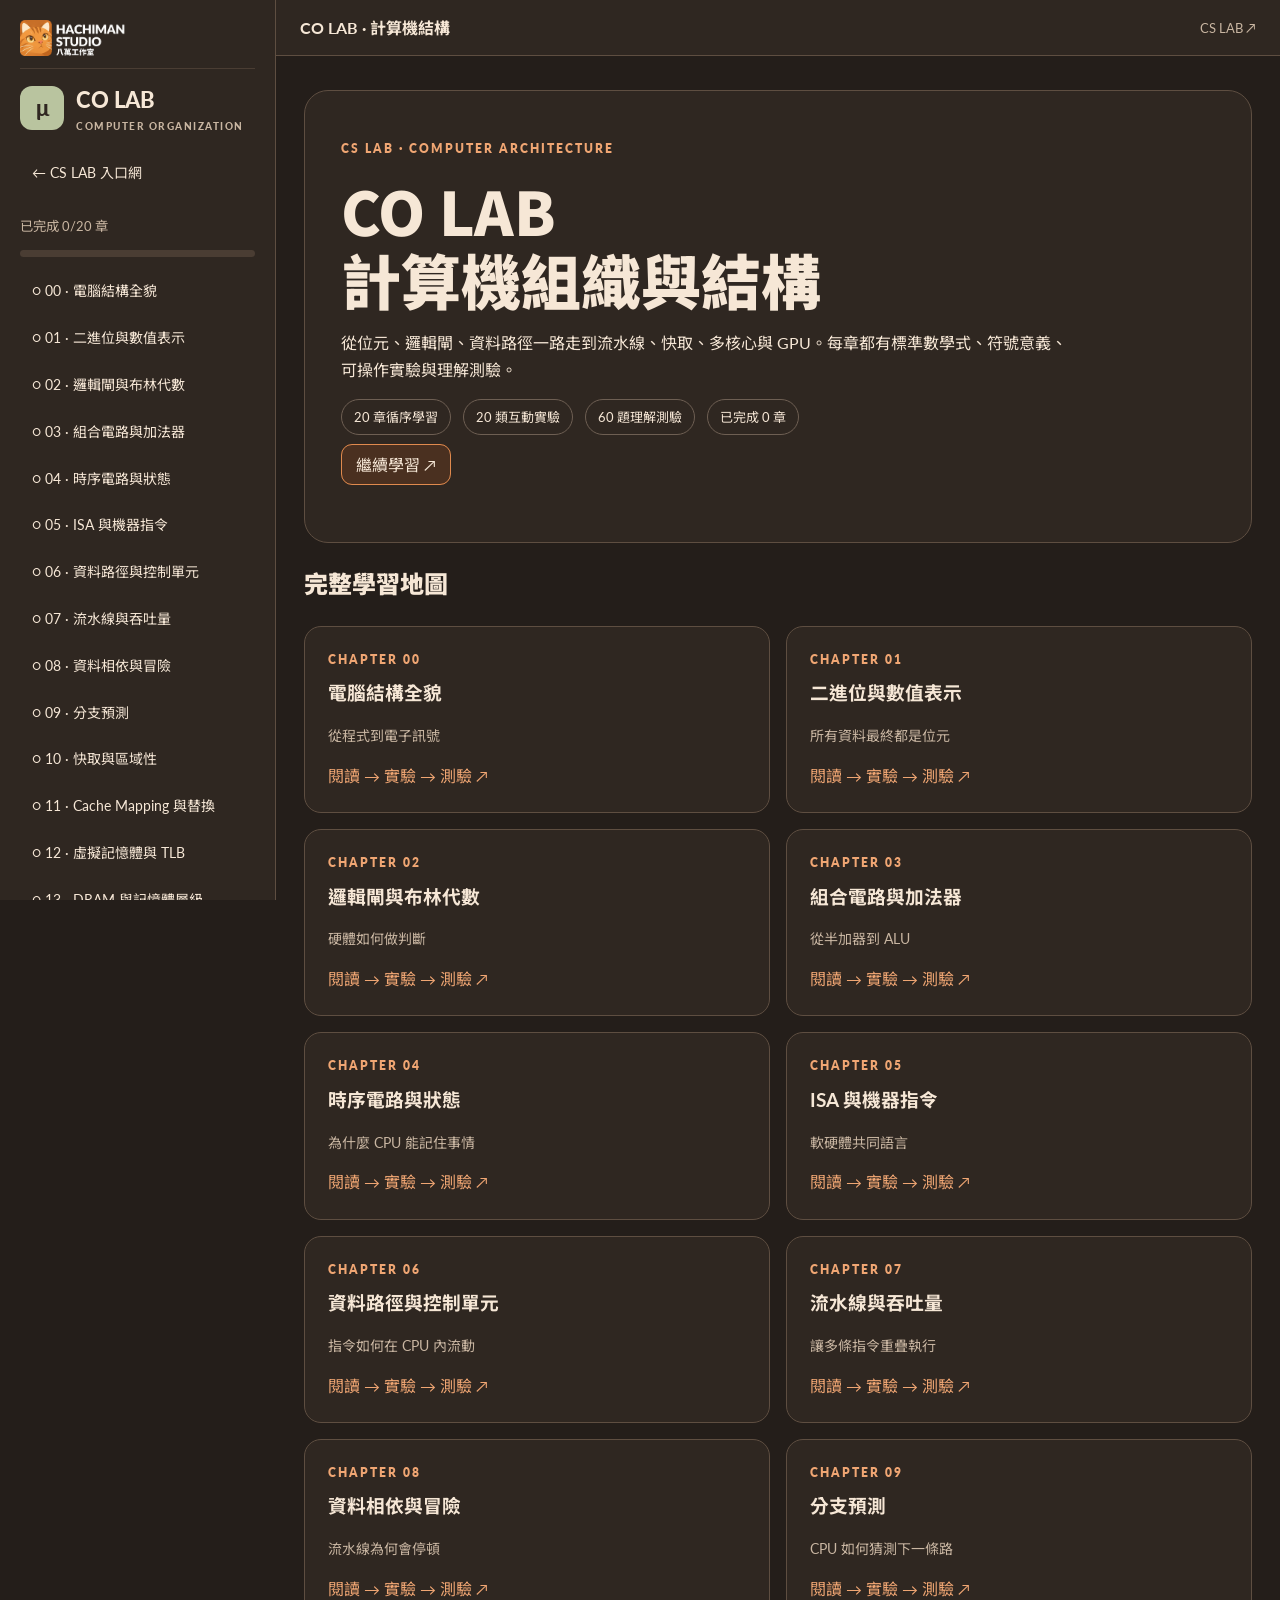
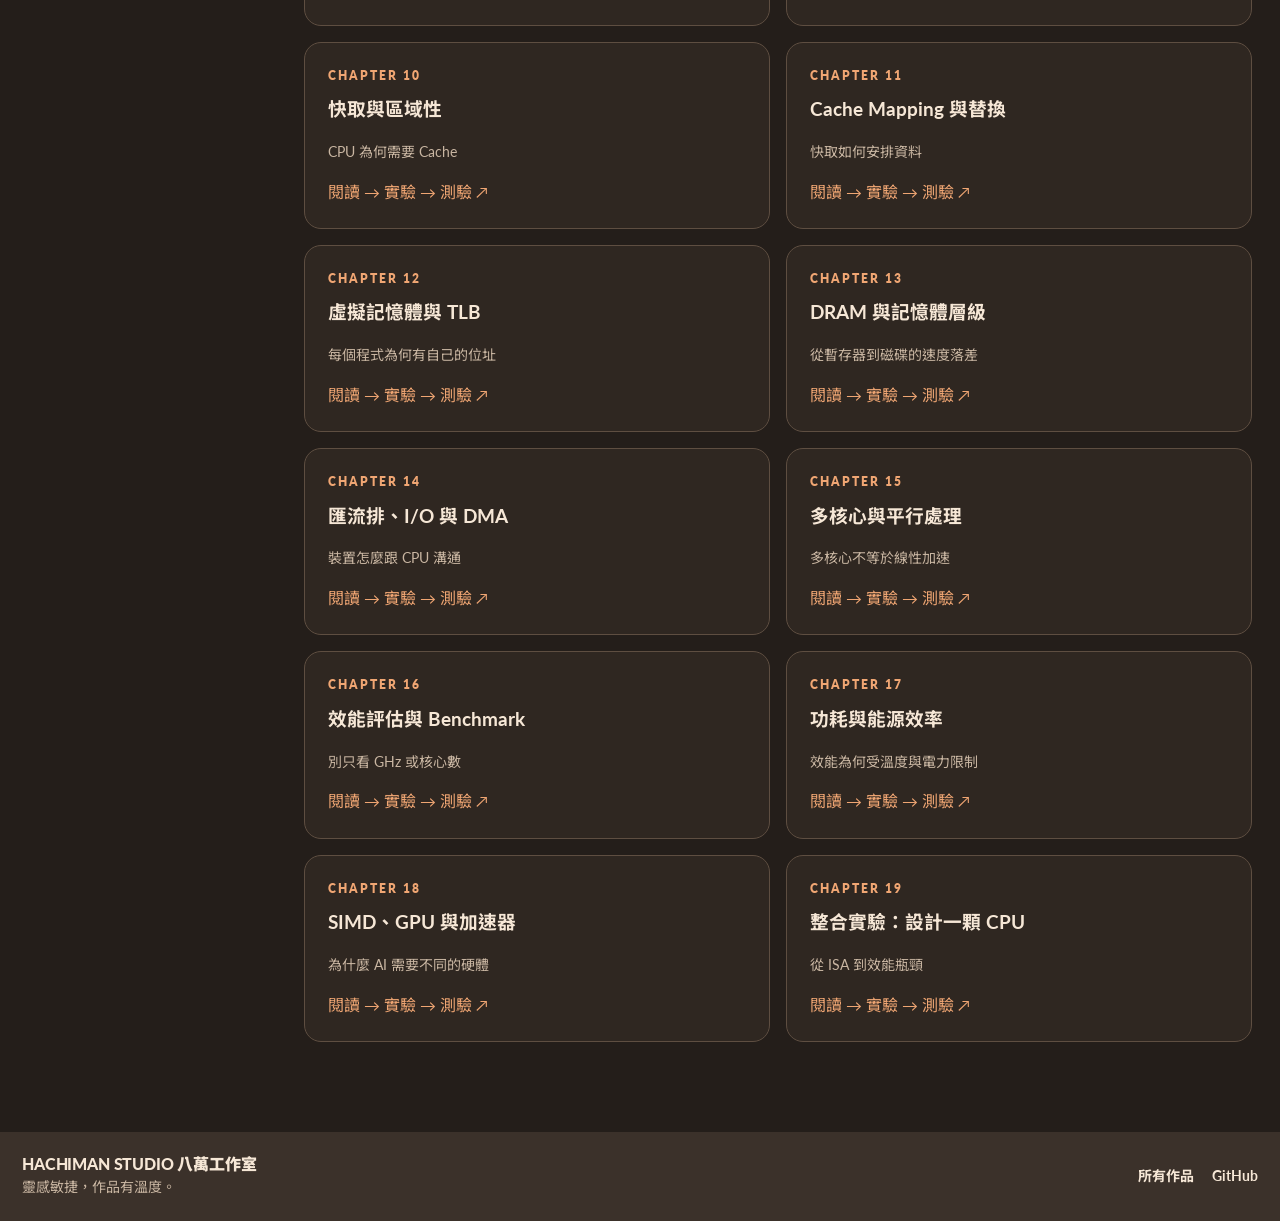
<file: co/index.html>
<!doctype html><html lang="zh-Hant" data-theme="dark"><head><meta charset="utf-8"><meta name="viewport" content="width=device-width,initial-scale=1,viewport-fit=cover"><link rel="preconnect" href="https://fonts.googleapis.com">
<link rel="preconnect" href="https://fonts.gstatic.com" crossorigin>
<link rel="stylesheet" href="https://fonts.googleapis.com/css2?family=Lato:wght@400;700;900&family=Noto+Sans+TC:wght@400;700;900&display=swap">
<link rel="stylesheet" href="../shared/brand/tokens.css">
<link rel="stylesheet" href="../shared/brand/bundle.css">
<link rel="icon" href="../shared/brand/favicon.ico" sizes="any">
<link rel="icon" type="image/png" sizes="32x32" href="../shared/brand/hachiman-icon-32.png">
<link rel="apple-touch-icon" href="../shared/brand/hachiman-icon-180.png">
<meta name="theme-color" content="#241E1A">
<title>CO LAB｜計算機組織與結構互動教材 · HACHIMAN STUDIO</title><meta name="description" content="計算機組織與結構：20 章、60 題、逐步互動實驗、標準數學式與符號解釋。"><style>
:root{--bg:#241e1a;--panel:#2f2721;--panel2:#3a3029;--line:#5e4e41;--text:#f6e7d6;--muted:#c9b6a2;--accent:#f0a673;--lime:#b9c49f;--gold:#e8c06a}*{box-sizing:border-box}html{scroll-behavior:smooth}body{margin:0;background:var(--bg);color:var(--text);font:16px/1.7 Lato,"Noto Sans TC",system-ui,sans-serif}a{color:inherit;text-decoration:none}button,input{font:inherit}button{cursor:pointer}button:focus-visible,a:focus-visible,input:focus-visible{outline:3px solid var(--gold);outline-offset:2px}.shell{display:grid;grid-template-columns:276px minmax(0,1fr);min-height:100vh}.side{background:#2f2721;border-right:1px solid var(--line);padding:20px;position:sticky;top:0;height:100vh;overflow:auto}.brand{display:flex;align-items:center;gap:12px;font-size:22px;font-weight:850}.logo{width:44px;height:44px;background:#b9c49f;border-radius:12px;color:#2f2721;display:grid;place-items:center}.muted{color:var(--muted)}.nav{display:block;padding:10px 12px;border-radius:10px;margin:3px 0;color:#f6e7d6;font-size:14px}.nav:hover,.nav.on{background:#4a3d33;color:white}.top{display:flex;align-items:center;justify-content:space-between;gap:10px;border-bottom:1px solid var(--line);padding:14px 24px;background:#2f2721;position:sticky;top:0;z-index:5}.top a{font-size:13px;color:var(--muted)}.main{width:min(1120px,100%);padding:34px 28px 90px;margin:auto}.hero{padding:48px 36px;border:1px solid #5e4e41;border-radius:24px;background:#2f2721}.eyebrow{font-size:12px;letter-spacing:2px;color:var(--accent);font-weight:800}.hero h1{font-size:clamp(32px,5vw,60px);line-height:1.15;margin:15px 0}.hero p{max-width:740px;color:#f6e7d6}.stats{display:flex;gap:12px;flex-wrap:wrap}.pill{border:1px solid #6e5f53;padding:6px 12px;border-radius:30px;font-size:13px;color:#f6e7d6}.grid{display:grid;grid-template-columns:repeat(2,minmax(0,1fr));gap:16px;margin-top:22px}.card,.section{background:var(--panel);border:1px solid var(--line);border-radius:17px;padding:23px;min-width:0}.card:hover{border-color:#7fa0c2}.card h3{margin:8px 0}.card p{color:var(--muted);font-size:14px}.chapter-head{display:flex;align-items:center;justify-content:space-between;gap:10px;flex-wrap:wrap}.chapter-head h1{font-size:clamp(27px,4vw,42px);margin:10px 0}.tabs{display:flex;gap:8px;flex-wrap:wrap;margin:22px 0}.btn{border:1px solid #6e5f53;border-radius:11px;background:#3a3029;color:#f6e7d6;padding:10px 14px}.btn:hover{background:#5e4e41}.btn.primary{background:#4a3020;border-color:#e08a4e}.btn.on{border-color:var(--accent);color:var(--accent)}.section{margin:16px 0}.section h2{margin-top:0}.formula{overflow-x:auto;padding:22px 16px;background:#2f2721;border:1px solid #5e4e41;border-radius:13px;text-align:center;font-size:1.12rem}.formula svg{max-width:100%;height:auto;vertical-align:middle}.glossary{border-left:3px solid var(--accent);padding:12px 16px;background:#4a3020;margin-top:14px;border-radius:8px}.glossary b{color:#f0a673}.callout{padding:15px 17px;background:#3a3029;border:1px solid #5e4e41;border-radius:11px;color:#e8c06a}.code{background:#241e1a;border:1px solid #5e4e41;padding:15px;white-space:pre-wrap;border-radius:10px;color:#f0a673;font-family:ui-monospace,monospace;font-size:13px}.controls{display:flex;flex-wrap:wrap;gap:14px;align-items:end}.control{min-width:155px;flex:1}.control label{display:block;color:#f6e7d6;font-size:13px}.control input{width:100%;accent-color:#f0a673}.output{background:#2f2721;border:1px solid #5e4e41;border-radius:12px;padding:18px;margin-top:16px;min-height:125px;overflow-x:auto}.bars{display:flex;align-items:end;gap:5px;height:135px;margin-top:14px}.bar{flex:1;min-width:8px;background:#7fa0c2;border-radius:5px 5px 0 0;position:relative}.bar.hot{background:#e8c06a}.bar span{position:absolute;bottom:100%;width:100%;text-align:center;font-size:10px}.quiz{padding:15px 0;border-bottom:1px solid var(--line)}.choice{display:block;text-align:left;width:100%;margin:7px 0}.feedback{color:#b9c49f;font-size:14px;margin-top:8px}.notes{width:100%;min-height:190px;background:#2f2721;color:var(--text);border:1px solid #6e5f53;border-radius:12px;padding:14px;font:inherit}.progress{height:7px;background:#4a3d33;border-radius:20px;overflow:hidden;margin:12px 0}.progress>div{height:100%;background:var(--accent)}.menu{display:none}@media(max-width:840px){.shell{display:block}.side{display:none;position:fixed;z-index:20;width:min(300px,86vw);box-shadow:0 0 0 100vw #0009}.side.open{display:block}.menu{display:inline-block}.main{padding:22px 15px 80px}.hero{padding:30px 21px}.grid{grid-template-columns:1fr}.top{padding:12px 15px}.section{padding:18px}}
.studio-mark{display:block;padding:0 0 12px;margin-bottom:12px;border-bottom:1.5px solid #4a3d33}.studio-mark img{height:36px;width:auto;display:block}.hs-footer a{text-decoration:none}h1,h2{font-family:var(--font-zh);font-weight:900}</style></head><body><div class="shell"><aside class="side" id="side"><a class="studio-mark" href="https://duicn187532.github.io/HachimanStudio/works.html" aria-label="HACHIMAN STUDIO 八萬工作室：所有作品"><img src="../shared/brand/hachiman-lockup-reverse.png" alt="HACHIMAN STUDIO 八萬工作室" height="36"></a><a class="brand" href="https://duicn187532.github.io/os-lab/"><span class="logo">μ</span><span>CO LAB<div class="muted" style="font-size:10px;letter-spacing:1.5px">COMPUTER ORGANIZATION</div></span></a><p><a class="nav" href="../">← CS LAB 入口網</a></p><div id="progress"></div><div id="nav"></div></aside><div><header class="top"><button class="btn menu" id="menu" aria-label="開啟章節選單">☰ 章節</button><strong>CO LAB · 計算機結構</strong><a href="../">CS LAB ↗</a></header><main class="main" id="app"></main></div></div><script>
const chapters=[{"title":"電腦結構全貌","tag":"從程式到電子訊號","idea":"程式經編譯成機器指令，由 CPU 取指、解碼、執行；資料在暫存器、快取、主記憶體與儲存裝置之間流動。ISA 是軟硬體契約，微架構是實現方法。","pitfall":"CPU 時脈快不代表程式必然快：瓶頸可能在記憶體、分支或 I/O。","formula":"T_{\\mathrm{CPU}}=IC\\times CPI\\times T_{\\mathrm{clk}}","glossary":"T_CPU：CPU 執行時間；IC：執行的指令數；CPI：每條指令平均時脈週期數；T_clk：每個時脈週期的時間。","lab":"performance","mode":"clock","labtitle":"計算一個程式的執行時間","example":"IC=10^9, CPI=1.5, clock=3 GHz 時，CPU time = 0.5 s。","quiz":[{"q":"第 1 章的核心重點是什麼？","options":["程式經編譯成機器指令，由 CPU 取指、解碼、執行","CPU 時脈快不代表程式必然快：瓶頸可能在記憶體、分支或 I/O。","只要增加時脈就能解決所有問題"],"answer":0,"why":"程式經編譯成機器指令，由 CPU 取指、解碼、執行；資料在暫存器、快取、主記憶體與儲存裝置之間流動。ISA 是軟硬體契約，微架構是實現方法。"},{"q":"關於本章模型，下列何者正確？","options":["模型完全涵蓋所有實體硬體細節","應留意適用條件與假設","符號不用定義就能比較不同公式"],"answer":1,"why":"CPU 時脈快不代表程式必然快：瓶頸可能在記憶體、分支或 I/O。"},{"q":"閱讀公式時應優先確認什麼？","options":["只背公式長相","直接代入任意單位","各符號意義、單位與公式成立條件"],"answer":2,"why":"T_CPU：CPU 執行時間；IC：執行的指令數；CPI：每條指令平均時脈週期數；T_clk：每個時脈週期的時間。"}]},{"title":"二進位與數值表示","tag":"所有資料最終都是位元","idea":"無號整數以位置權重表示；有號整數常用二補數，n 位元範圍為 −2^(n−1) 至 2^(n−1)−1。二進位加法也可能溢位。","pitfall":"位元的解釋依資料型別而異；同一串 bit 可能是整數、浮點數或指令。","formula":"N=\\sum_{i=0}^{n-1}b_i2^i","glossary":"N：無號整數值；n：位元數；b_i：第 i 位元（0 或 1）；i：從最低有效位元開始的索引。","lab":"binary","mode":"bits","labtitle":"轉換位元並觀察二補數","example":"8-bit 的 11111111₂：無號是 255；二補數有號是 −1。","quiz":[{"q":"第 2 章的核心重點是什麼？","options":["無號整數以位置權重表示","位元的解釋依資料型別而異；同一串 bit 可能是整數、浮點數或指令。","只要增加時脈就能解決所有問題"],"answer":0,"why":"無號整數以位置權重表示；有號整數常用二補數，n 位元範圍為 −2^(n−1) 至 2^(n−1)−1。二進位加法也可能溢位。"},{"q":"關於本章模型，下列何者正確？","options":["模型完全涵蓋所有實體硬體細節","應留意適用條件與假設","符號不用定義就能比較不同公式"],"answer":1,"why":"位元的解釋依資料型別而異；同一串 bit 可能是整數、浮點數或指令。"},{"q":"閱讀公式時應優先確認什麼？","options":["只背公式長相","直接代入任意單位","各符號意義、單位與公式成立條件"],"answer":2,"why":"N：無號整數值；n：位元數；b_i：第 i 位元（0 或 1）；i：從最低有效位元開始的索引。"}]},{"title":"邏輯閘與布林代數","tag":"硬體如何做判斷","idea":"AND、OR、NOT、XOR 是組合邏輯的基本元件；由真值表可以建構電路。NAND 與 NOR 都是功能完備閘。","pitfall":"邏輯閘處理的是訊號電位，不是高階程式語言的 if 敘述。","formula":"Y=(A\\land B)\\lor\\neg C","glossary":"Y：輸出位元；A、B、C：輸入位元；∧：AND；∨：OR；¬：NOT。","lab":"logic","mode":"logic","labtitle":"切換輸入檢查輸出","example":"A=1、B=0、C=0 時，Y=1。","quiz":[{"q":"第 3 章的核心重點是什麼？","options":["AND、OR、NOT、XOR 是組合邏輯的基本元件","邏輯閘處理的是訊號電位，不是高階程式語言的 if 敘述。","只要增加時脈就能解決所有問題"],"answer":0,"why":"AND、OR、NOT、XOR 是組合邏輯的基本元件；由真值表可以建構電路。NAND 與 NOR 都是功能完備閘。"},{"q":"關於本章模型，下列何者正確？","options":["模型完全涵蓋所有實體硬體細節","應留意適用條件與假設","符號不用定義就能比較不同公式"],"answer":1,"why":"邏輯閘處理的是訊號電位，不是高階程式語言的 if 敘述。"},{"q":"閱讀公式時應優先確認什麼？","options":["只背公式長相","直接代入任意單位","各符號意義、單位與公式成立條件"],"answer":2,"why":"Y：輸出位元；A、B、C：輸入位元；∧：AND；∨：OR；¬：NOT。"}]},{"title":"組合電路與加法器","tag":"從半加器到 ALU","idea":"半加器輸出 Sum 與 Carry；全加器納入輸入進位；多個全加器串接形成加法器。ALU 也能執行邏輯與比較運算。","pitfall":"電路深度會影響延遲；Ripple-carry 加法器的進位可能逐位傳播。","formula":"S=A\\oplus B\\oplus C_{\\mathrm{in}}","glossary":"S：和位元；A、B：兩個輸入位元；C_in：輸入進位；⊕：XOR（互斥或）。","lab":"adder","mode":"logic","labtitle":"觀察半加器與全加器","example":"1+1+1：Sum=1，Carry=1。","quiz":[{"q":"第 4 章的核心重點是什麼？","options":["半加器輸出 Sum 與 Carry","電路深度會影響延遲；Ripple-carry 加法器的進位可能逐位傳播。","只要增加時脈就能解決所有問題"],"answer":0,"why":"半加器輸出 Sum 與 Carry；全加器納入輸入進位；多個全加器串接形成加法器。ALU 也能執行邏輯與比較運算。"},{"q":"關於本章模型，下列何者正確？","options":["模型完全涵蓋所有實體硬體細節","應留意適用條件與假設","符號不用定義就能比較不同公式"],"answer":1,"why":"電路深度會影響延遲；Ripple-carry 加法器的進位可能逐位傳播。"},{"q":"閱讀公式時應優先確認什麼？","options":["只背公式長相","直接代入任意單位","各符號意義、單位與公式成立條件"],"answer":2,"why":"S：和位元；A、B：兩個輸入位元；C_in：輸入進位；⊕：XOR（互斥或）。"}]},{"title":"時序電路與狀態","tag":"為什麼 CPU 能記住事情","idea":"正反器在時脈邊緣保存位元；暫存器由多個正反器組成。狀態機根據當前狀態與輸入決定下一狀態。","pitfall":"組合邏輯不保存歷史；時序邏輯才有狀態。","formula":"S_{t+1}=f(S_t,X_t)","glossary":"S_t：時間 t 的狀態；X_t：當前輸入；f：狀態轉移函數；S_(t+1)：下一狀態。","lab":"fsm","mode":"fsm","labtitle":"逐拍觀察狀態機","example":"兩狀態控制器可以在 0 與 1 之間交替。","quiz":[{"q":"第 5 章的核心重點是什麼？","options":["正反器在時脈邊緣保存位元","組合邏輯不保存歷史；時序邏輯才有狀態。","只要增加時脈就能解決所有問題"],"answer":0,"why":"正反器在時脈邊緣保存位元；暫存器由多個正反器組成。狀態機根據當前狀態與輸入決定下一狀態。"},{"q":"關於本章模型，下列何者正確？","options":["模型完全涵蓋所有實體硬體細節","應留意適用條件與假設","符號不用定義就能比較不同公式"],"answer":1,"why":"組合邏輯不保存歷史；時序邏輯才有狀態。"},{"q":"閱讀公式時應優先確認什麼？","options":["只背公式長相","直接代入任意單位","各符號意義、單位與公式成立條件"],"answer":2,"why":"S_t：時間 t 的狀態；X_t：當前輸入；f：狀態轉移函數；S_(t+1)：下一狀態。"}]},{"title":"ISA 與機器指令","tag":"軟硬體共同語言","idea":"指令集架構規定指令、暫存器、資料型別、例外及記憶體語意。RISC-V 的 add、lw、sw、beq 展示運算、載入、儲存、分支。","pitfall":"RISC/CISC 是指令集設計概念；實際效能還取決於微架構。","formula":"R[d]\\leftarrow R[s_1]+R[s_2]","glossary":"R：暫存器陣列；d：目的暫存器編號；s₁、s₂：來源暫存器編號；←：寫入。","lab":"register","mode":"register","labtitle":"執行簡化的 RISC 指令","example":"add x3,x1,x2：把 x1 與 x2 的值相加後寫入 x3。","quiz":[{"q":"第 6 章的核心重點是什麼？","options":["指令集架構規定指令、暫存器、資料型別、例外及記憶體語意","RISC/CISC 是指令集設計概念；實際效能還取決於微架構。","只要增加時脈就能解決所有問題"],"answer":0,"why":"指令集架構規定指令、暫存器、資料型別、例外及記憶體語意。RISC-V 的 add、lw、sw、beq 展示運算、載入、儲存、分支。"},{"q":"關於本章模型，下列何者正確？","options":["模型完全涵蓋所有實體硬體細節","應留意適用條件與假設","符號不用定義就能比較不同公式"],"answer":1,"why":"RISC/CISC 是指令集設計概念；實際效能還取決於微架構。"},{"q":"閱讀公式時應優先確認什麼？","options":["只背公式長相","直接代入任意單位","各符號意義、單位與公式成立條件"],"answer":2,"why":"R：暫存器陣列；d：目的暫存器編號；s₁、s₂：來源暫存器編號；←：寫入。"}]},{"title":"資料路徑與控制單元","tag":"指令如何在 CPU 內流動","idea":"資料路徑包含 PC、暫存器檔、ALU、多工器及記憶體介面；控制單元根據指令產生控制訊號。","pitfall":"取指→解碼→執行→存取→寫回是概念分解，並非每個 CPU 都只用五拍。","formula":"PC_{\\mathrm{next}}=PC+4","glossary":"PC：程式計數器；PC_next：下一個指令位址；4：此處假設固定 4 位元組指令長度。","lab":"pipeline","mode":"pipeline","labtitle":"觀察五階段指令流程","example":"以簡化五階段 CPU 展示 IF、ID、EX、MEM、WB。","quiz":[{"q":"第 7 章的核心重點是什麼？","options":["資料路徑包含 PC、暫存器檔、ALU、多工器及記憶體介面","取指→解碼→執行→存取→寫回是概念分解，並非每個 CPU 都只用五拍。","只要增加時脈就能解決所有問題"],"answer":0,"why":"資料路徑包含 PC、暫存器檔、ALU、多工器及記憶體介面；控制單元根據指令產生控制訊號。"},{"q":"關於本章模型，下列何者正確？","options":["模型完全涵蓋所有實體硬體細節","應留意適用條件與假設","符號不用定義就能比較不同公式"],"answer":1,"why":"取指→解碼→執行→存取→寫回是概念分解，並非每個 CPU 都只用五拍。"},{"q":"閱讀公式時應優先確認什麼？","options":["只背公式長相","直接代入任意單位","各符號意義、單位與公式成立條件"],"answer":2,"why":"PC：程式計數器；PC_next：下一個指令位址；4：此處假設固定 4 位元組指令長度。"}]},{"title":"流水線與吞吐量","tag":"讓多條指令重疊執行","idea":"將指令拆成多個階段，讓不同指令同時佔用不同階段；理想狀況改善吞吐量，但不必然縮短單條指令延遲。","pitfall":"流水線加速比受填滿、排空、停頓及最慢階段限制。","formula":"T_{\\mathrm{pipe}}\\approx (k+n-1)T_{\\mathrm{stage}}","glossary":"T_pipe：總完成時間；k：流水線階段數；n：指令數；T_stage：單階段時脈時間；≈：忽略停頓與額外開銷。","lab":"pipeline","mode":"pipeline","labtitle":"逐拍觀察流水線排程","example":"5 階段處理 6 條指令，理想需 10 拍。","quiz":[{"q":"第 8 章的核心重點是什麼？","options":["將指令拆成多個階段，讓不同指令同時佔用不同階段","流水線加速比受填滿、排空、停頓及最慢階段限制。","只要增加時脈就能解決所有問題"],"answer":0,"why":"將指令拆成多個階段，讓不同指令同時佔用不同階段；理想狀況改善吞吐量，但不必然縮短單條指令延遲。"},{"q":"關於本章模型，下列何者正確？","options":["模型完全涵蓋所有實體硬體細節","應留意適用條件與假設","符號不用定義就能比較不同公式"],"answer":1,"why":"流水線加速比受填滿、排空、停頓及最慢階段限制。"},{"q":"閱讀公式時應優先確認什麼？","options":["只背公式長相","直接代入任意單位","各符號意義、單位與公式成立條件"],"answer":2,"why":"T_pipe：總完成時間；k：流水線階段數；n：指令數；T_stage：單階段時脈時間；≈：忽略停頓與額外開銷。"}]},{"title":"資料相依與冒險","tag":"流水線為何會停頓","idea":"RAW 資料相依使下一條指令需要尚未寫回的結果；Forwarding 可以旁路資料，Load-use 可能仍需停頓。","pitfall":"Forwarding 不能消除所有相依；實際停頓數取決於管線設計。","formula":"CPI_{\\mathrm{actual}}=CPI_{\\mathrm{ideal}}+CPI_{\\mathrm{stall}}","glossary":"CPI_actual：實際平均每指令週期；CPI_ideal：無停頓時的 CPI；CPI_stall：平均停頓週期貢獻。","lab":"hazard","mode":"pipeline","labtitle":"切換 forwarding 比較停頓","example":"RAW 依賴在無旁路設計中通常需要更多等待。","quiz":[{"q":"第 9 章的核心重點是什麼？","options":["RAW 資料相依使下一條指令需要尚未寫回的結果","Forwarding 不能消除所有相依；實際停頓數取決於管線設計。","只要增加時脈就能解決所有問題"],"answer":0,"why":"RAW 資料相依使下一條指令需要尚未寫回的結果；Forwarding 可以旁路資料，Load-use 可能仍需停頓。"},{"q":"關於本章模型，下列何者正確？","options":["模型完全涵蓋所有實體硬體細節","應留意適用條件與假設","符號不用定義就能比較不同公式"],"answer":1,"why":"Forwarding 不能消除所有相依；實際停頓數取決於管線設計。"},{"q":"閱讀公式時應優先確認什麼？","options":["只背公式長相","直接代入任意單位","各符號意義、單位與公式成立條件"],"answer":2,"why":"CPI_actual：實際平均每指令週期；CPI_ideal：無停頓時的 CPI；CPI_stall：平均停頓週期貢獻。"}]},{"title":"分支預測","tag":"CPU 如何猜測下一條路","idea":"條件分支決定下一個 PC；CPU 可以預測方向並投機執行。預測錯誤必須清除錯誤路徑的工作。","pitfall":"準確率高不代表零成本；分支密度與錯誤懲罰同樣重要。","formula":"CPI=CPI_{\\mathrm{base}}+f_b p_m P","glossary":"CPI：平均每指令週期；CPI_base：基本 CPI；f_b：分支指令比例；p_m：預測錯誤率；P：每次錯誤的週期懲罰。","lab":"branch","mode":"branch","labtitle":"比較分支預測策略","example":"分支 20%、錯誤率 10%、懲罰 5 拍，額外 CPI=0.1。","quiz":[{"q":"第 10 章的核心重點是什麼？","options":["條件分支決定下一個 PC","準確率高不代表零成本；分支密度與錯誤懲罰同樣重要。","只要增加時脈就能解決所有問題"],"answer":0,"why":"條件分支決定下一個 PC；CPU 可以預測方向並投機執行。預測錯誤必須清除錯誤路徑的工作。"},{"q":"關於本章模型，下列何者正確？","options":["模型完全涵蓋所有實體硬體細節","應留意適用條件與假設","符號不用定義就能比較不同公式"],"answer":1,"why":"準確率高不代表零成本；分支密度與錯誤懲罰同樣重要。"},{"q":"閱讀公式時應優先確認什麼？","options":["只背公式長相","直接代入任意單位","各符號意義、單位與公式成立條件"],"answer":2,"why":"CPI：平均每指令週期；CPI_base：基本 CPI；f_b：分支指令比例；p_m：預測錯誤率；P：每次錯誤的週期懲罰。"}]},{"title":"快取與區域性","tag":"CPU 為何需要 Cache","idea":"時間區域性表示近期資料可能再用；空間區域性表示附近資料可能被存取。Cache 以區塊搬運資料，透過 tag、index、offset 找到命中。","pitfall":"快取命中率不是唯一指標；Miss penalty 與存取模式也很重要。","formula":"AMAT=T_{\\mathrm{hit}}+MR\\times MP","glossary":"AMAT：平均記憶體存取時間；T_hit：命中時間；MR：未命中率；MP：未命中額外懲罰。","lab":"cache","mode":"cache","labtitle":"模擬直接對映快取","example":"重複存取相同區塊會命中；不同區塊可能衝突。","quiz":[{"q":"第 11 章的核心重點是什麼？","options":["時間區域性表示近期資料可能再用","快取命中率不是唯一指標；Miss penalty 與存取模式也很重要。","只要增加時脈就能解決所有問題"],"answer":0,"why":"時間區域性表示近期資料可能再用；空間區域性表示附近資料可能被存取。Cache 以區塊搬運資料，透過 tag、index、offset 找到命中。"},{"q":"關於本章模型，下列何者正確？","options":["模型完全涵蓋所有實體硬體細節","應留意適用條件與假設","符號不用定義就能比較不同公式"],"answer":1,"why":"快取命中率不是唯一指標；Miss penalty 與存取模式也很重要。"},{"q":"閱讀公式時應優先確認什麼？","options":["只背公式長相","直接代入任意單位","各符號意義、單位與公式成立條件"],"answer":2,"why":"AMAT：平均記憶體存取時間；T_hit：命中時間；MR：未命中率；MP：未命中額外懲罰。"}]},{"title":"Cache Mapping 與替換","tag":"快取如何安排資料","idea":"Direct-mapped 每個區塊只能到一個位置；Set-associative 可在同組多個 way 中選擇；替換策略常見 LRU 與 Random。","pitfall":"更多 way 可減少衝突 miss，但硬體成本與命中時間也可能增加。","formula":"\\mathrm{set}(a)=\\lfloor a/B\\rfloor\\bmod S","glossary":"a：位址；B：區塊大小（位元組）；S：集合數；⌊ ⌋：向下取整；mod：取餘數。","lab":"cache","mode":"cache","labtitle":"比較命中與衝突","example":"區塊 0 與區塊 4 在 4-set direct-mapped cache 中衝突。","quiz":[{"q":"第 12 章的核心重點是什麼？","options":["Direct-mapped 每個區塊只能到一個位置","更多 way 可減少衝突 miss，但硬體成本與命中時間也可能增加。","只要增加時脈就能解決所有問題"],"answer":0,"why":"Direct-mapped 每個區塊只能到一個位置；Set-associative 可在同組多個 way 中選擇；替換策略常見 LRU 與 Random。"},{"q":"關於本章模型，下列何者正確？","options":["模型完全涵蓋所有實體硬體細節","應留意適用條件與假設","符號不用定義就能比較不同公式"],"answer":1,"why":"更多 way 可減少衝突 miss，但硬體成本與命中時間也可能增加。"},{"q":"閱讀公式時應優先確認什麼？","options":["只背公式長相","直接代入任意單位","各符號意義、單位與公式成立條件"],"answer":2,"why":"a：位址；B：區塊大小（位元組）；S：集合數；⌊ ⌋：向下取整；mod：取餘數。"}]},{"title":"虛擬記憶體與 TLB","tag":"每個程式為何有自己的位址","idea":"虛擬位址分成頁號與頁內偏移；頁表轉換到實體頁框。TLB 快取頁表轉換，減少位址翻譯成本。","pitfall":"TLB miss 不一定是 page fault；前者可能只需走頁表。","formula":"VA=VPN\\times P+O","glossary":"VA：虛擬位址；VPN：虛擬頁號；P：頁面大小；O：頁內偏移（0≤O<P）。","lab":"paging","mode":"paging","labtitle":"分解虛擬位址","example":"頁大小 4096 時，位址 8197 對應 VPN=2、offset=5。","quiz":[{"q":"第 13 章的核心重點是什麼？","options":["虛擬位址分成頁號與頁內偏移","TLB miss 不一定是 page fault；前者可能只需走頁表。","只要增加時脈就能解決所有問題"],"answer":0,"why":"虛擬位址分成頁號與頁內偏移；頁表轉換到實體頁框。TLB 快取頁表轉換，減少位址翻譯成本。"},{"q":"關於本章模型，下列何者正確？","options":["模型完全涵蓋所有實體硬體細節","應留意適用條件與假設","符號不用定義就能比較不同公式"],"answer":1,"why":"TLB miss 不一定是 page fault；前者可能只需走頁表。"},{"q":"閱讀公式時應優先確認什麼？","options":["只背公式長相","直接代入任意單位","各符號意義、單位與公式成立條件"],"answer":2,"why":"VA：虛擬位址；VPN：虛擬頁號；P：頁面大小；O：頁內偏移（0≤O<P）。"}]},{"title":"DRAM 與記憶體層級","tag":"從暫存器到磁碟的速度落差","idea":"暫存器容量小但極快；SRAM 常用於快取；DRAM 作主記憶體且需要刷新；SSD 容量大但延遲更高。","pitfall":"儲存階層的容量、成本、延遲、頻寬不能只用一個數字比較。","formula":"BW=\\frac{\\mathrm{bytes}}{t}","glossary":"BW：頻寬；bytes：傳輸資料量；t：傳輸所需時間。","lab":"bandwidth","mode":"performance","labtitle":"計算頻寬與時間","example":"傳輸 64 MiB 若需 8 ms，頻寬約 8 GiB/s。","quiz":[{"q":"第 14 章的核心重點是什麼？","options":["暫存器容量小但極快","儲存階層的容量、成本、延遲、頻寬不能只用一個數字比較。","只要增加時脈就能解決所有問題"],"answer":0,"why":"暫存器容量小但極快；SRAM 常用於快取；DRAM 作主記憶體且需要刷新；SSD 容量大但延遲更高。"},{"q":"關於本章模型，下列何者正確？","options":["模型完全涵蓋所有實體硬體細節","應留意適用條件與假設","符號不用定義就能比較不同公式"],"answer":1,"why":"儲存階層的容量、成本、延遲、頻寬不能只用一個數字比較。"},{"q":"閱讀公式時應優先確認什麼？","options":["只背公式長相","直接代入任意單位","各符號意義、單位與公式成立條件"],"answer":2,"why":"BW：頻寬；bytes：傳輸資料量；t：傳輸所需時間。"}]},{"title":"匯流排、I/O 與 DMA","tag":"裝置怎麼跟 CPU 溝通","idea":"Memory-mapped I/O 以位址讀寫裝置暫存器；Interrupt 通知 CPU 事件；DMA 讓裝置與記憶體直接搬資料。","pitfall":"DMA 不代表完全沒有 CPU 參與；CPU 仍需設定、同步與處理完成事件。","formula":"T_{\\mathrm{transfer}}\\approx \\frac{D}{BW}","glossary":"T_transfer：資料傳輸時間；D：資料量；BW：有效傳輸頻寬；≈：忽略設定與排隊開銷。","lab":"bandwidth","mode":"performance","labtitle":"比較 PIO 與 DMA 的成本","example":"大資料量通常較適合 DMA，但小傳輸也有設定成本。","quiz":[{"q":"第 15 章的核心重點是什麼？","options":["Memory-mapped I/O 以位址讀寫裝置暫存器","DMA 不代表完全沒有 CPU 參與；CPU 仍需設定、同步與處理完成事件。","只要增加時脈就能解決所有問題"],"answer":0,"why":"Memory-mapped I/O 以位址讀寫裝置暫存器；Interrupt 通知 CPU 事件；DMA 讓裝置與記憶體直接搬資料。"},{"q":"關於本章模型，下列何者正確？","options":["模型完全涵蓋所有實體硬體細節","應留意適用條件與假設","符號不用定義就能比較不同公式"],"answer":1,"why":"DMA 不代表完全沒有 CPU 參與；CPU 仍需設定、同步與處理完成事件。"},{"q":"閱讀公式時應優先確認什麼？","options":["只背公式長相","直接代入任意單位","各符號意義、單位與公式成立條件"],"answer":2,"why":"T_transfer：資料傳輸時間；D：資料量；BW：有效傳輸頻寬；≈：忽略設定與排隊開銷。"}]},{"title":"多核心與平行處理","tag":"多核心不等於線性加速","idea":"多核心可以平行執行不同執行緒；共享記憶體需要一致性協定；競爭、同步與序列部分會限制加速。","pitfall":"增加核心數無法無限加速有序列瓶頸的程式。","formula":"S(N)=\\frac{1}{(1-p)+\\frac{p}{N}}","glossary":"S(N)：N 核心理論加速比；p：可平行化比例；N：處理器數量；1−p：序列比例。","lab":"amdahl","mode":"amdahl","labtitle":"調整核心數與平行比例","example":"p=0.9、N=4 時，理論加速約 3.08 倍。","quiz":[{"q":"第 16 章的核心重點是什麼？","options":["多核心可以平行執行不同執行緒","增加核心數無法無限加速有序列瓶頸的程式。","只要增加時脈就能解決所有問題"],"answer":0,"why":"多核心可以平行執行不同執行緒；共享記憶體需要一致性協定；競爭、同步與序列部分會限制加速。"},{"q":"關於本章模型，下列何者正確？","options":["模型完全涵蓋所有實體硬體細節","應留意適用條件與假設","符號不用定義就能比較不同公式"],"answer":1,"why":"增加核心數無法無限加速有序列瓶頸的程式。"},{"q":"閱讀公式時應優先確認什麼？","options":["只背公式長相","直接代入任意單位","各符號意義、單位與公式成立條件"],"answer":2,"why":"S(N)：N 核心理論加速比；p：可平行化比例；N：處理器數量；1−p：序列比例。"}]},{"title":"效能評估與 Benchmark","tag":"別只看 GHz 或核心數","idea":"Execution time 是最直接的使用者效能指標；IPC、CPI、Cache miss、吞吐量與能耗是診斷指標。基準測試需固定環境與負載。","pitfall":"同一 CPU 在不同工作負載可能表現不同；IPC 與 GHz 不能單獨代表效能。","formula":"\\mathrm{Speedup}=\\frac{T_{\\mathrm{old}}}{T_{\\mathrm{new}}}","glossary":"Speedup：加速比；T_old：改進前執行時間；T_new：改進後執行時間。","lab":"performance","mode":"clock","labtitle":"改變 IC、CPI、GHz 比較效能","example":"1 秒縮短為 0.5 秒代表 2 倍加速。","quiz":[{"q":"第 17 章的核心重點是什麼？","options":["Execution time 是最直接的使用者效能指標","同一 CPU 在不同工作負載可能表現不同；IPC 與 GHz 不能單獨代表效能。","只要增加時脈就能解決所有問題"],"answer":0,"why":"Execution time 是最直接的使用者效能指標；IPC、CPI、Cache miss、吞吐量與能耗是診斷指標。基準測試需固定環境與負載。"},{"q":"關於本章模型，下列何者正確？","options":["模型完全涵蓋所有實體硬體細節","應留意適用條件與假設","符號不用定義就能比較不同公式"],"answer":1,"why":"同一 CPU 在不同工作負載可能表現不同；IPC 與 GHz 不能單獨代表效能。"},{"q":"閱讀公式時應優先確認什麼？","options":["只背公式長相","直接代入任意單位","各符號意義、單位與公式成立條件"],"answer":2,"why":"Speedup：加速比；T_old：改進前執行時間；T_new：改進後執行時間。"}]},{"title":"功耗與能源效率","tag":"效能為何受溫度與電力限制","idea":"動態功耗與電容、電壓平方及頻率相關；散熱與功率限制影響可持續時脈。降低電壓可能大幅降低動態功耗。","pitfall":"P≈αCV²f 是簡化動態功耗模型，未包含漏電、短路與系統其餘功耗。","formula":"P_{\\mathrm{dyn}}\\approx \\alpha C V^2 f","glossary":"P_dyn：動態功耗；α：切換活動因子；C：等效電容；V：供應電壓；f：時脈頻率。","lab":"power","mode":"power","labtitle":"調整電壓與頻率觀察功耗","example":"電壓降為 0.8 倍、頻率不變時，動態功耗降至約 0.64 倍。","quiz":[{"q":"第 18 章的核心重點是什麼？","options":["動態功耗與電容、電壓平方及頻率相關","P≈αCV²f 是簡化動態功耗模型，未包含漏電、短路與系統其餘功耗。","只要增加時脈就能解決所有問題"],"answer":0,"why":"動態功耗與電容、電壓平方及頻率相關；散熱與功率限制影響可持續時脈。降低電壓可能大幅降低動態功耗。"},{"q":"關於本章模型，下列何者正確？","options":["模型完全涵蓋所有實體硬體細節","應留意適用條件與假設","符號不用定義就能比較不同公式"],"answer":1,"why":"P≈αCV²f 是簡化動態功耗模型，未包含漏電、短路與系統其餘功耗。"},{"q":"閱讀公式時應優先確認什麼？","options":["只背公式長相","直接代入任意單位","各符號意義、單位與公式成立條件"],"answer":2,"why":"P_dyn：動態功耗；α：切換活動因子；C：等效電容；V：供應電壓；f：時脈頻率。"}]},{"title":"SIMD、GPU 與加速器","tag":"為什麼 AI 需要不同的硬體","idea":"SIMD 一條指令操作多個資料；GPU 以大量執行緒隱藏延遲；矩陣乘法單元專為密集乘加設計。資料搬移往往是瓶頸。","pitfall":"GPU 不適合所有工作；不規則分支與小型工作可能不划算。","formula":"C_{ij}=\\sum_{k=1}^{K}A_{ik}B_{kj}","glossary":"C_ij：結果矩陣第 i 列 j 欄；A_ik、B_kj：輸入矩陣元素；K：內積維度；Σ：求和。","lab":"matmul","mode":"matmul","labtitle":"觀察矩陣乘加量","example":"m×k 乘 k×n 的矩陣乘法約需 2mkn 次浮點運算（FLOPs）。","quiz":[{"q":"第 19 章的核心重點是什麼？","options":["SIMD 一條指令操作多個資料","GPU 不適合所有工作；不規則分支與小型工作可能不划算。","只要增加時脈就能解決所有問題"],"answer":0,"why":"SIMD 一條指令操作多個資料；GPU 以大量執行緒隱藏延遲；矩陣乘法單元專為密集乘加設計。資料搬移往往是瓶頸。"},{"q":"關於本章模型，下列何者正確？","options":["模型完全涵蓋所有實體硬體細節","應留意適用條件與假設","符號不用定義就能比較不同公式"],"answer":1,"why":"GPU 不適合所有工作；不規則分支與小型工作可能不划算。"},{"q":"閱讀公式時應優先確認什麼？","options":["只背公式長相","直接代入任意單位","各符號意義、單位與公式成立條件"],"answer":2,"why":"C_ij：結果矩陣第 i 列 j 欄；A_ik、B_kj：輸入矩陣元素；K：內積維度；Σ：求和。"}]},{"title":"整合實驗：設計一顆 CPU","tag":"從 ISA 到效能瓶頸","idea":"選擇時脈、CPI、指令數、快取與分支策略，理解不同設計如何影響 CPU time。最後比較加速來源與設計取捨。","pitfall":"本實驗為教育用效能模型，不能替代 RTL、cycle-accurate 模擬器或真實硬體 Benchmark。","formula":"T=\\frac{IC\\times CPI}{f}","glossary":"T：執行時間；IC：指令數；CPI：每指令平均週期；f：時脈頻率（Hz）。","lab":"performance","mode":"clock","labtitle":"綜合調整 CPU 設計參數","example":"若指令數減半而 CPI 不變，執行時間也減半。","quiz":[{"q":"第 20 章的核心重點是什麼？","options":["選擇時脈、CPI、指令數、快取與分支策略，理解不同設計如何影響 CPU time","本實驗為教育用效能模型，不能替代 RTL、cycle-accurate 模擬器或真實硬體 Benchmark。","只要增加時脈就能解決所有問題"],"answer":0,"why":"選擇時脈、CPI、指令數、快取與分支策略，理解不同設計如何影響 CPU time。最後比較加速來源與設計取捨。"},{"q":"關於本章模型，下列何者正確？","options":["模型完全涵蓋所有實體硬體細節","應留意適用條件與假設","符號不用定義就能比較不同公式"],"answer":1,"why":"本實驗為教育用效能模型，不能替代 RTL、cycle-accurate 模擬器或真實硬體 Benchmark。"},{"q":"閱讀公式時應優先確認什麼？","options":["只背公式長相","直接代入任意單位","各符號意義、單位與公式成立條件"],"answer":2,"why":"T：執行時間；IC：指令數；CPI：每指令平均週期；f：時脈頻率（Hz）。"}]}];
// Pre-rendered with mathjax-full 3.2.2 (TeX base+ams → SVG), so formulas need no CDN and work offline.
const formulaSVG=["<svg style=\"vertical-align: -0.375ex;\" xmlns=\"http://www.w3.org/2000/svg\" width=\"24.429ex\" height=\"1.97ex\" aria-hidden=\"true\" focusable=\"false\" viewBox=\"0 -705 10797.7 870.6\"><g stroke=\"currentColor\" fill=\"currentColor\" stroke-width=\"0\" transform=\"scale(1,-1)\"><g><g><g><path d=\"M40 437Q21 437 21 445Q21 450 37 501T71 602L88 651Q93 669 101 677H569H659Q691 677 697 676T704 667Q704 661 687 553T668 444Q668 437 649 437Q640 437 637 437T631 442L629 445Q629 451 635 490T641 551Q641 586 628 604T573 629Q568 630 515 631Q469 631 457 630T439 622Q438 621 368 343T298 60Q298 48 386 46Q418 46 427 45T436 36Q436 31 433 22Q429 4 424 1L422 0Q419 0 415 0Q410 0 363 1T228 2Q99 2 64 0H49Q43 6 43 9T45 27Q49 40 55 46H83H94Q174 46 189 55Q190 56 191 56Q196 59 201 76T241 233Q258 301 269 344Q339 619 339 625Q339 630 310 630H279Q212 630 191 624Q146 614 121 583T67 467Q60 445 57 441T43 437H40Z\"></path></g><g transform=\"translate(617,-150) scale(0.707)\"><g><g><path d=\"M56 342Q56 428 89 500T174 615T283 681T391 705Q394 705 400 705T408 704Q499 704 569 636L582 624L612 663Q639 700 643 704Q644 704 647 704T653 705H657Q660 705 666 699V419L660 413H626Q620 419 619 430Q610 512 571 572T476 651Q457 658 426 658Q322 658 252 588Q173 509 173 342Q173 221 211 151Q232 111 263 84T328 45T384 29T428 24Q517 24 571 93T626 244Q626 251 632 257H660L666 251V236Q661 133 590 56T403 -21Q262 -21 159 83T56 342Z\"></path><path d=\"M130 622Q123 629 119 631T103 634T60 637H27V683H214Q237 683 276 683T331 684Q419 684 471 671T567 616Q624 563 624 489Q624 421 573 372T451 307Q429 302 328 301H234V181Q234 62 237 58Q245 47 304 46H337V0H326Q305 3 182 3Q47 3 38 0H27V46H60Q102 47 111 49T130 61V622ZM507 488Q507 514 506 528T500 564T483 597T450 620T397 635Q385 637 307 637H286Q237 637 234 628Q231 624 231 483V342H302H339Q390 342 423 349T481 382Q507 411 507 488Z\" transform=\"translate(722,0)\"></path><path d=\"M128 622Q121 629 117 631T101 634T58 637H25V683H36Q57 680 180 680Q315 680 324 683H335V637H302Q262 636 251 634T233 622L232 418V291Q232 189 240 145T280 67Q325 24 389 24Q454 24 506 64T571 183Q575 206 575 410V598Q569 608 565 613T541 627T489 637H472V683H481Q496 680 598 680T715 683H724V637H707Q634 633 622 598L621 399Q620 194 617 180Q617 179 615 171Q595 83 531 31T389 -22Q304 -22 226 33T130 192Q129 201 128 412V622Z\" transform=\"translate(1403,0)\"></path></g></g></g></g><g transform=\"translate(2467.2,0)\"><path d=\"M56 347Q56 360 70 367H707Q722 359 722 347Q722 336 708 328L390 327H72Q56 332 56 347ZM56 153Q56 168 72 173H708Q722 163 722 153Q722 140 707 133H70Q56 140 56 153Z\"></path></g><g transform=\"translate(3523,0)\"><path d=\"M43 1Q26 1 26 10Q26 12 29 24Q34 43 39 45Q42 46 54 46H60Q120 46 136 53Q137 53 138 54Q143 56 149 77T198 273Q210 318 216 344Q286 624 286 626Q284 630 284 631Q274 637 213 637H193Q184 643 189 662Q193 677 195 680T209 683H213Q285 681 359 681Q481 681 487 683H497Q504 676 504 672T501 655T494 639Q491 637 471 637Q440 637 407 634Q393 631 388 623Q381 609 337 432Q326 385 315 341Q245 65 245 59Q245 52 255 50T307 46H339Q345 38 345 37T342 19Q338 6 332 0H316Q279 2 179 2Q143 2 113 2T65 2T43 1Z\"></path></g><g transform=\"translate(4027,0)\"><path d=\"M50 252Q50 367 117 473T286 641T490 704Q580 704 633 653Q642 643 648 636T656 626L657 623Q660 623 684 649Q691 655 699 663T715 679T725 690L740 705H746Q760 705 760 698Q760 694 728 561Q692 422 692 421Q690 416 687 415T669 413H653Q647 419 647 422Q647 423 648 429T650 449T651 481Q651 552 619 605T510 659Q484 659 454 652T382 628T299 572T226 479Q194 422 175 346T156 222Q156 108 232 58Q280 24 350 24Q441 24 512 92T606 240Q610 253 612 255T628 257Q648 257 648 248Q648 243 647 239Q618 132 523 55T319 -22Q206 -22 128 53T50 252Z\"></path></g><g transform=\"translate(5009.2,0)\"><path d=\"M630 29Q630 9 609 9Q604 9 587 25T493 118L389 222L284 117Q178 13 175 11Q171 9 168 9Q160 9 154 15T147 29Q147 36 161 51T255 146L359 250L255 354Q174 435 161 449T147 471Q147 480 153 485T168 490Q173 490 175 489Q178 487 284 383L389 278L493 382Q570 459 587 475T609 491Q630 491 630 471Q630 464 620 453T522 355L418 250L522 145Q606 61 618 48T630 29Z\"></path></g><g transform=\"translate(6009.4,0)\"><path d=\"M50 252Q50 367 117 473T286 641T490 704Q580 704 633 653Q642 643 648 636T656 626L657 623Q660 623 684 649Q691 655 699 663T715 679T725 690L740 705H746Q760 705 760 698Q760 694 728 561Q692 422 692 421Q690 416 687 415T669 413H653Q647 419 647 422Q647 423 648 429T650 449T651 481Q651 552 619 605T510 659Q484 659 454 652T382 628T299 572T226 479Q194 422 175 346T156 222Q156 108 232 58Q280 24 350 24Q441 24 512 92T606 240Q610 253 612 255T628 257Q648 257 648 248Q648 243 647 239Q618 132 523 55T319 -22Q206 -22 128 53T50 252Z\"></path></g><g transform=\"translate(6769.4,0)\"><path d=\"M287 628Q287 635 230 637Q206 637 199 638T192 648Q192 649 194 659Q200 679 203 681T397 683Q587 682 600 680Q664 669 707 631T751 530Q751 453 685 389Q616 321 507 303Q500 302 402 301H307L277 182Q247 66 247 59Q247 55 248 54T255 50T272 48T305 46H336Q342 37 342 35Q342 19 335 5Q330 0 319 0Q316 0 282 1T182 2Q120 2 87 2T51 1Q33 1 33 11Q33 13 36 25Q40 41 44 43T67 46Q94 46 127 49Q141 52 146 61Q149 65 218 339T287 628ZM645 554Q645 567 643 575T634 597T609 619T560 635Q553 636 480 637Q463 637 445 637T416 636T404 636Q391 635 386 627Q384 621 367 550T332 412T314 344Q314 342 395 342H407H430Q542 342 590 392Q617 419 631 471T645 554Z\"></path></g><g transform=\"translate(7520.4,0)\"><path d=\"M43 1Q26 1 26 10Q26 12 29 24Q34 43 39 45Q42 46 54 46H60Q120 46 136 53Q137 53 138 54Q143 56 149 77T198 273Q210 318 216 344Q286 624 286 626Q284 630 284 631Q274 637 213 637H193Q184 643 189 662Q193 677 195 680T209 683H213Q285 681 359 681Q481 681 487 683H497Q504 676 504 672T501 655T494 639Q491 637 471 637Q440 637 407 634Q393 631 388 623Q381 609 337 432Q326 385 315 341Q245 65 245 59Q245 52 255 50T307 46H339Q345 38 345 37T342 19Q338 6 332 0H316Q279 2 179 2Q143 2 113 2T65 2T43 1Z\"></path></g><g transform=\"translate(8246.6,0)\"><path d=\"M630 29Q630 9 609 9Q604 9 587 25T493 118L389 222L284 117Q178 13 175 11Q171 9 168 9Q160 9 154 15T147 29Q147 36 161 51T255 146L359 250L255 354Q174 435 161 449T147 471Q147 480 153 485T168 490Q173 490 175 489Q178 487 284 383L389 278L493 382Q570 459 587 475T609 491Q630 491 630 471Q630 464 620 453T522 355L418 250L522 145Q606 61 618 48T630 29Z\"></path></g><g transform=\"translate(9246.8,0)\"><g><path d=\"M40 437Q21 437 21 445Q21 450 37 501T71 602L88 651Q93 669 101 677H569H659Q691 677 697 676T704 667Q704 661 687 553T668 444Q668 437 649 437Q640 437 637 437T631 442L629 445Q629 451 635 490T641 551Q641 586 628 604T573 629Q568 630 515 631Q469 631 457 630T439 622Q438 621 368 343T298 60Q298 48 386 46Q418 46 427 45T436 36Q436 31 433 22Q429 4 424 1L422 0Q419 0 415 0Q410 0 363 1T228 2Q99 2 64 0H49Q43 6 43 9T45 27Q49 40 55 46H83H94Q174 46 189 55Q190 56 191 56Q196 59 201 76T241 233Q258 301 269 344Q339 619 339 625Q339 630 310 630H279Q212 630 191 624Q146 614 121 583T67 467Q60 445 57 441T43 437H40Z\"></path></g><g transform=\"translate(617,-150) scale(0.707)\"><g><g><path d=\"M370 305T349 305T313 320T297 358Q297 381 312 396Q317 401 317 402T307 404Q281 408 258 408Q209 408 178 376Q131 329 131 219Q131 137 162 90Q203 29 272 29Q313 29 338 55T374 117Q376 125 379 127T395 129H409Q415 123 415 120Q415 116 411 104T395 71T366 33T318 2T249 -11Q163 -11 99 53T34 214Q34 318 99 383T250 448T370 421T404 357Q404 334 387 320Z\"></path><path d=\"M42 46H56Q95 46 103 60V68Q103 77 103 91T103 124T104 167T104 217T104 272T104 329Q104 366 104 407T104 482T104 542T103 586T103 603Q100 622 89 628T44 637H26V660Q26 683 28 683L38 684Q48 685 67 686T104 688Q121 689 141 690T171 693T182 694H185V379Q185 62 186 60Q190 52 198 49Q219 46 247 46H263V0H255L232 1Q209 2 183 2T145 3T107 3T57 1L34 0H26V46H42Z\" transform=\"translate(444,0)\"></path><path d=\"M36 46H50Q89 46 97 60V68Q97 77 97 91T97 124T98 167T98 217T98 272T98 329Q98 366 98 407T98 482T98 542T97 586T97 603Q94 622 83 628T38 637H20V660Q20 683 22 683L32 684Q42 685 61 686T98 688Q115 689 135 690T165 693T176 694H179V463L180 233L240 287Q300 341 304 347Q310 356 310 364Q310 383 289 385H284V431H293Q308 428 412 428Q475 428 484 431H489V385H476Q407 380 360 341Q286 278 286 274Q286 273 349 181T420 79Q434 60 451 53T500 46H511V0H505Q496 3 418 3Q322 3 307 0H299V46H306Q330 48 330 65Q330 72 326 79Q323 84 276 153T228 222L176 176V120V84Q176 65 178 59T189 49Q210 46 238 46H254V0H246Q231 3 137 3T28 0H20V46H36Z\" transform=\"translate(722,0)\"></path></g></g></g></g></g></g></svg>","<svg style=\"vertical-align: -2.819ex;\" xmlns=\"http://www.w3.org/2000/svg\" width=\"12.251ex\" height=\"6.712ex\" aria-hidden=\"true\" focusable=\"false\" viewBox=\"0 -1720.9 5415.1 2966.8\"><g stroke=\"currentColor\" fill=\"currentColor\" stroke-width=\"0\" transform=\"scale(1,-1)\"><g><g><path d=\"M234 637Q231 637 226 637Q201 637 196 638T191 649Q191 676 202 682Q204 683 299 683Q376 683 387 683T401 677Q612 181 616 168L670 381Q723 592 723 606Q723 633 659 637Q635 637 635 648Q635 650 637 660Q641 676 643 679T653 683Q656 683 684 682T767 680Q817 680 843 681T873 682Q888 682 888 672Q888 650 880 642Q878 637 858 637Q787 633 769 597L620 7Q618 0 599 0Q585 0 582 2Q579 5 453 305L326 604L261 344Q196 88 196 79Q201 46 268 46H278Q284 41 284 38T282 19Q278 6 272 0H259Q228 2 151 2Q123 2 100 2T63 2T46 1Q31 1 31 10Q31 14 34 26T39 40Q41 46 62 46Q130 49 150 85Q154 91 221 362L289 634Q287 635 234 637Z\"></path></g><g transform=\"translate(1165.8,0)\"><path d=\"M56 347Q56 360 70 367H707Q722 359 722 347Q722 336 708 328L390 327H72Q56 332 56 347ZM56 153Q56 168 72 173H708Q722 163 722 153Q722 140 707 133H70Q56 140 56 153Z\"></path></g><g transform=\"translate(2221.6,0)\"><g><path d=\"M60 948Q63 950 665 950H1267L1325 815Q1384 677 1388 669H1348L1341 683Q1320 724 1285 761Q1235 809 1174 838T1033 881T882 898T699 902H574H543H251L259 891Q722 258 724 252Q725 250 724 246Q721 243 460 -56L196 -356Q196 -357 407 -357Q459 -357 548 -357T676 -358Q812 -358 896 -353T1063 -332T1204 -283T1307 -196Q1328 -170 1348 -124H1388Q1388 -125 1381 -145T1356 -210T1325 -294L1267 -449L666 -450Q64 -450 61 -448Q55 -446 55 -439Q55 -437 57 -433L590 177Q590 178 557 222T452 366T322 544L56 909L55 924Q55 945 60 948Z\"></path></g><g transform=\"translate(148.2,-1087.9) scale(0.707)\"><g><path d=\"M184 600Q184 624 203 642T247 661Q265 661 277 649T290 619Q290 596 270 577T226 557Q211 557 198 567T184 600ZM21 287Q21 295 30 318T54 369T98 420T158 442Q197 442 223 419T250 357Q250 340 236 301T196 196T154 83Q149 61 149 51Q149 26 166 26Q175 26 185 29T208 43T235 78T260 137Q263 149 265 151T282 153Q302 153 302 143Q302 135 293 112T268 61T223 11T161 -11Q129 -11 102 10T74 74Q74 91 79 106T122 220Q160 321 166 341T173 380Q173 404 156 404H154Q124 404 99 371T61 287Q60 286 59 284T58 281T56 279T53 278T49 278T41 278H27Q21 284 21 287Z\"></path></g><g transform=\"translate(345,0)\"><path d=\"M56 347Q56 360 70 367H707Q722 359 722 347Q722 336 708 328L390 327H72Q56 332 56 347ZM56 153Q56 168 72 173H708Q722 163 722 153Q722 140 707 133H70Q56 140 56 153Z\"></path></g><g transform=\"translate(1123,0)\"><path d=\"M96 585Q152 666 249 666Q297 666 345 640T423 548Q460 465 460 320Q460 165 417 83Q397 41 362 16T301 -15T250 -22Q224 -22 198 -16T137 16T82 83Q39 165 39 320Q39 494 96 585ZM321 597Q291 629 250 629Q208 629 178 597Q153 571 145 525T137 333Q137 175 145 125T181 46Q209 16 250 16Q290 16 318 46Q347 76 354 130T362 333Q362 478 354 524T321 597Z\"></path></g></g><g transform=\"translate(58,1150) scale(0.707)\"><g><path d=\"M21 287Q22 293 24 303T36 341T56 388T89 425T135 442Q171 442 195 424T225 390T231 369Q231 367 232 367L243 378Q304 442 382 442Q436 442 469 415T503 336T465 179T427 52Q427 26 444 26Q450 26 453 27Q482 32 505 65T540 145Q542 153 560 153Q580 153 580 145Q580 144 576 130Q568 101 554 73T508 17T439 -10Q392 -10 371 17T350 73Q350 92 386 193T423 345Q423 404 379 404H374Q288 404 229 303L222 291L189 157Q156 26 151 16Q138 -11 108 -11Q95 -11 87 -5T76 7T74 17Q74 30 112 180T152 343Q153 348 153 366Q153 405 129 405Q91 405 66 305Q60 285 60 284Q58 278 41 278H27Q21 284 21 287Z\"></path></g><g transform=\"translate(600,0)\"><path d=\"M84 237T84 250T98 270H679Q694 262 694 250T679 230H98Q84 237 84 250Z\"></path></g><g transform=\"translate(1378,0)\"><path d=\"M213 578L200 573Q186 568 160 563T102 556H83V602H102Q149 604 189 617T245 641T273 663Q275 666 285 666Q294 666 302 660V361L303 61Q310 54 315 52T339 48T401 46H427V0H416Q395 3 257 3Q121 3 100 0H88V46H114Q136 46 152 46T177 47T193 50T201 52T207 57T213 61V578Z\"></path></g></g></g><g transform=\"translate(3832.2,0)\"><g><path d=\"M73 647Q73 657 77 670T89 683Q90 683 161 688T234 694Q246 694 246 685T212 542Q204 508 195 472T180 418L176 399Q176 396 182 402Q231 442 283 442Q345 442 383 396T422 280Q422 169 343 79T173 -11Q123 -11 82 27T40 150V159Q40 180 48 217T97 414Q147 611 147 623T109 637Q104 637 101 637H96Q86 637 83 637T76 640T73 647ZM336 325V331Q336 405 275 405Q258 405 240 397T207 376T181 352T163 330L157 322L136 236Q114 150 114 114Q114 66 138 42Q154 26 178 26Q211 26 245 58Q270 81 285 114T318 219Q336 291 336 325Z\"></path></g><g transform=\"translate(462,-150) scale(0.707)\"><path d=\"M184 600Q184 624 203 642T247 661Q265 661 277 649T290 619Q290 596 270 577T226 557Q211 557 198 567T184 600ZM21 287Q21 295 30 318T54 369T98 420T158 442Q197 442 223 419T250 357Q250 340 236 301T196 196T154 83Q149 61 149 51Q149 26 166 26Q175 26 185 29T208 43T235 78T260 137Q263 149 265 151T282 153Q302 153 302 143Q302 135 293 112T268 61T223 11T161 -11Q129 -11 102 10T74 74Q74 91 79 106T122 220Q160 321 166 341T173 380Q173 404 156 404H154Q124 404 99 371T61 287Q60 286 59 284T58 281T56 279T53 278T49 278T41 278H27Q21 284 21 287Z\"></path></g></g><g transform=\"translate(4588.2,0)\"><g><path d=\"M109 429Q82 429 66 447T50 491Q50 562 103 614T235 666Q326 666 387 610T449 465Q449 422 429 383T381 315T301 241Q265 210 201 149L142 93L218 92Q375 92 385 97Q392 99 409 186V189H449V186Q448 183 436 95T421 3V0H50V19V31Q50 38 56 46T86 81Q115 113 136 137Q145 147 170 174T204 211T233 244T261 278T284 308T305 340T320 369T333 401T340 431T343 464Q343 527 309 573T212 619Q179 619 154 602T119 569T109 550Q109 549 114 549Q132 549 151 535T170 489Q170 464 154 447T109 429Z\"></path></g><g transform=\"translate(533,413) scale(0.707)\"><path d=\"M184 600Q184 624 203 642T247 661Q265 661 277 649T290 619Q290 596 270 577T226 557Q211 557 198 567T184 600ZM21 287Q21 295 30 318T54 369T98 420T158 442Q197 442 223 419T250 357Q250 340 236 301T196 196T154 83Q149 61 149 51Q149 26 166 26Q175 26 185 29T208 43T235 78T260 137Q263 149 265 151T282 153Q302 153 302 143Q302 135 293 112T268 61T223 11T161 -11Q129 -11 102 10T74 74Q74 91 79 106T122 220Q160 321 166 341T173 380Q173 404 156 404H154Q124 404 99 371T61 287Q60 286 59 284T58 281T56 279T53 278T49 278T41 278H27Q21 284 21 287Z\"></path></g></g></g></g></svg>","<svg style=\"vertical-align: -0.566ex;\" xmlns=\"http://www.w3.org/2000/svg\" width=\"18.175ex\" height=\"2.262ex\" aria-hidden=\"true\" focusable=\"false\" viewBox=\"0 -750 8033.4 1000\"><g stroke=\"currentColor\" fill=\"currentColor\" stroke-width=\"0\" transform=\"scale(1,-1)\"><g><g><path d=\"M66 637Q54 637 49 637T39 638T32 641T30 647T33 664T42 682Q44 683 56 683Q104 680 165 680Q288 680 306 683H316Q322 677 322 674T320 656Q316 643 310 637H298Q242 637 242 624Q242 619 292 477T343 333L346 336Q350 340 358 349T379 373T411 410T454 461Q546 568 561 587T577 618Q577 634 545 637Q528 637 528 647Q528 649 530 661Q533 676 535 679T549 683Q551 683 578 682T657 680Q684 680 713 681T746 682Q763 682 763 673Q763 669 760 657T755 643Q753 637 734 637Q662 632 617 587Q608 578 477 424L348 273L322 169Q295 62 295 57Q295 46 363 46Q379 46 384 45T390 35Q390 33 388 23Q384 6 382 4T366 1Q361 1 324 1T232 2Q170 2 138 2T102 1Q84 1 84 9Q84 14 87 24Q88 27 89 30T90 35T91 39T93 42T96 44T101 45T107 45T116 46T129 46Q168 47 180 50T198 63Q201 68 227 171L252 274L129 623Q128 624 127 625T125 627T122 629T118 631T113 633T105 634T96 635T83 636T66 637Z\"></path></g><g transform=\"translate(1040.8,0)\"><path d=\"M56 347Q56 360 70 367H707Q722 359 722 347Q722 336 708 328L390 327H72Q56 332 56 347ZM56 153Q56 168 72 173H708Q722 163 722 153Q722 140 707 133H70Q56 140 56 153Z\"></path></g><g transform=\"translate(2096.6,0)\"><path d=\"M94 250Q94 319 104 381T127 488T164 576T202 643T244 695T277 729T302 750H315H319Q333 750 333 741Q333 738 316 720T275 667T226 581T184 443T167 250T184 58T225 -81T274 -167T316 -220T333 -241Q333 -250 318 -250H315H302L274 -226Q180 -141 137 -14T94 250Z\"></path></g><g transform=\"translate(2485.6,0)\"><path d=\"M208 74Q208 50 254 46Q272 46 272 35Q272 34 270 22Q267 8 264 4T251 0Q249 0 239 0T205 1T141 2Q70 2 50 0H42Q35 7 35 11Q37 38 48 46H62Q132 49 164 96Q170 102 345 401T523 704Q530 716 547 716H555H572Q578 707 578 706L606 383Q634 60 636 57Q641 46 701 46Q726 46 726 36Q726 34 723 22Q720 7 718 4T704 0Q701 0 690 0T651 1T578 2Q484 2 455 0H443Q437 6 437 9T439 27Q443 40 445 43L449 46H469Q523 49 533 63L521 213H283L249 155Q208 86 208 74ZM516 260Q516 271 504 416T490 562L463 519Q447 492 400 412L310 260L413 259Q516 259 516 260Z\"></path></g><g transform=\"translate(3457.8,0)\"><path d=\"M318 591Q325 598 333 598Q344 598 348 591Q349 590 414 445T545 151T611 -4Q609 -22 591 -22Q588 -22 586 -21T581 -20T577 -17T575 -13T572 -9T570 -4L333 528L96 -4Q87 -20 80 -21Q78 -22 75 -22Q57 -22 55 -4Q55 2 120 150T251 444T318 591Z\"></path></g><g transform=\"translate(4347,0)\"><path d=\"M231 637Q204 637 199 638T194 649Q194 676 205 682Q206 683 335 683Q594 683 608 681Q671 671 713 636T756 544Q756 480 698 429T565 360L555 357Q619 348 660 311T702 219Q702 146 630 78T453 1Q446 0 242 0Q42 0 39 2Q35 5 35 10Q35 17 37 24Q42 43 47 45Q51 46 62 46H68Q95 46 128 49Q142 52 147 61Q150 65 219 339T288 628Q288 635 231 637ZM649 544Q649 574 634 600T585 634Q578 636 493 637Q473 637 451 637T416 636H403Q388 635 384 626Q382 622 352 506Q352 503 351 500L320 374H401Q482 374 494 376Q554 386 601 434T649 544ZM595 229Q595 273 572 302T512 336Q506 337 429 337Q311 337 310 336Q310 334 293 263T258 122L240 52Q240 48 252 48T333 46Q422 46 429 47Q491 54 543 105T595 229Z\"></path></g><g transform=\"translate(5106,0)\"><path d=\"M60 749L64 750Q69 750 74 750H86L114 726Q208 641 251 514T294 250Q294 182 284 119T261 12T224 -76T186 -143T145 -194T113 -227T90 -246Q87 -249 86 -250H74Q66 -250 63 -250T58 -247T55 -238Q56 -237 66 -225Q221 -64 221 250T66 725Q56 737 55 738Q55 746 60 749Z\"></path></g><g transform=\"translate(5717.2,0)\"><path d=\"M55 580Q56 587 61 592T75 598Q86 598 96 580L333 48L570 580Q579 596 586 597Q588 598 591 598Q609 598 611 580Q611 574 546 426T415 132T348 -15Q343 -22 333 -22T318 -15Q317 -14 252 131T121 425T55 580Z\"></path></g><g transform=\"translate(6606.4,0)\"><path d=\"M56 323T56 336T70 356H596Q603 353 611 343V102Q598 89 591 89Q587 89 584 90T579 94T575 98T572 102L571 209V316H70Q56 323 56 336Z\"></path></g><g transform=\"translate(7273.4,0)\"><path d=\"M50 252Q50 367 117 473T286 641T490 704Q580 704 633 653Q642 643 648 636T656 626L657 623Q660 623 684 649Q691 655 699 663T715 679T725 690L740 705H746Q760 705 760 698Q760 694 728 561Q692 422 692 421Q690 416 687 415T669 413H653Q647 419 647 422Q647 423 648 429T650 449T651 481Q651 552 619 605T510 659Q484 659 454 652T382 628T299 572T226 479Q194 422 175 346T156 222Q156 108 232 58Q280 24 350 24Q441 24 512 92T606 240Q610 253 612 255T628 257Q648 257 648 248Q648 243 647 239Q618 132 523 55T319 -22Q206 -22 128 53T50 252Z\"></path></g></g></g></svg>","<svg style=\"vertical-align: -0.339ex;\" xmlns=\"http://www.w3.org/2000/svg\" width=\"16.561ex\" height=\"1.959ex\" aria-hidden=\"true\" focusable=\"false\" viewBox=\"0 -716 7320.2 866\"><g stroke=\"currentColor\" fill=\"currentColor\" stroke-width=\"0\" transform=\"scale(1,-1)\"><g><g><path d=\"M308 24Q367 24 416 76T466 197Q466 260 414 284Q308 311 278 321T236 341Q176 383 176 462Q176 523 208 573T273 648Q302 673 343 688T407 704H418H425Q521 704 564 640Q565 640 577 653T603 682T623 704Q624 704 627 704T632 705Q645 705 645 698T617 577T585 459T569 456Q549 456 549 465Q549 471 550 475Q550 478 551 494T553 520Q553 554 544 579T526 616T501 641Q465 662 419 662Q362 662 313 616T263 510Q263 480 278 458T319 427Q323 425 389 408T456 390Q490 379 522 342T554 242Q554 216 546 186Q541 164 528 137T492 78T426 18T332 -20Q320 -22 298 -22Q199 -22 144 33L134 44L106 13Q83 -14 78 -18T65 -22Q52 -22 52 -14Q52 -11 110 221Q112 227 130 227H143Q149 221 149 216Q149 214 148 207T144 186T142 153Q144 114 160 87T203 47T255 29T308 24Z\"></path></g><g transform=\"translate(922.8,0)\"><path d=\"M56 347Q56 360 70 367H707Q722 359 722 347Q722 336 708 328L390 327H72Q56 332 56 347ZM56 153Q56 168 72 173H708Q722 163 722 153Q722 140 707 133H70Q56 140 56 153Z\"></path></g><g transform=\"translate(1978.6,0)\"><path d=\"M208 74Q208 50 254 46Q272 46 272 35Q272 34 270 22Q267 8 264 4T251 0Q249 0 239 0T205 1T141 2Q70 2 50 0H42Q35 7 35 11Q37 38 48 46H62Q132 49 164 96Q170 102 345 401T523 704Q530 716 547 716H555H572Q578 707 578 706L606 383Q634 60 636 57Q641 46 701 46Q726 46 726 36Q726 34 723 22Q720 7 718 4T704 0Q701 0 690 0T651 1T578 2Q484 2 455 0H443Q437 6 437 9T439 27Q443 40 445 43L449 46H469Q523 49 533 63L521 213H283L249 155Q208 86 208 74ZM516 260Q516 271 504 416T490 562L463 519Q447 492 400 412L310 260L413 259Q516 259 516 260Z\"></path></g><g transform=\"translate(2950.8,0)\"><path d=\"M56 250Q56 394 156 488T384 583Q530 583 626 485T722 250Q722 110 625 14T390 -83Q249 -83 153 14T56 250ZM364 542Q308 539 251 509T148 418T96 278V270H369V542H364ZM681 278Q675 338 650 386T592 462T522 509T458 535T412 542H409V270H681V278ZM96 222Q104 150 139 95T219 12T302 -29T366 -42H369V230H96V222ZM681 222V230H409V-42H412Q429 -42 456 -36T521 -10T590 37T649 113T681 222Z\"></path></g><g transform=\"translate(3951,0)\"><path d=\"M231 637Q204 637 199 638T194 649Q194 676 205 682Q206 683 335 683Q594 683 608 681Q671 671 713 636T756 544Q756 480 698 429T565 360L555 357Q619 348 660 311T702 219Q702 146 630 78T453 1Q446 0 242 0Q42 0 39 2Q35 5 35 10Q35 17 37 24Q42 43 47 45Q51 46 62 46H68Q95 46 128 49Q142 52 147 61Q150 65 219 339T288 628Q288 635 231 637ZM649 544Q649 574 634 600T585 634Q578 636 493 637Q473 637 451 637T416 636H403Q388 635 384 626Q382 622 352 506Q352 503 351 500L320 374H401Q482 374 494 376Q554 386 601 434T649 544ZM595 229Q595 273 572 302T512 336Q506 337 429 337Q311 337 310 336Q310 334 293 263T258 122L240 52Q240 48 252 48T333 46Q422 46 429 47Q491 54 543 105T595 229Z\"></path></g><g transform=\"translate(4932.2,0)\"><path d=\"M56 250Q56 394 156 488T384 583Q530 583 626 485T722 250Q722 110 625 14T390 -83Q249 -83 153 14T56 250ZM364 542Q308 539 251 509T148 418T96 278V270H369V542H364ZM681 278Q675 338 650 386T592 462T522 509T458 535T412 542H409V270H681V278ZM96 222Q104 150 139 95T219 12T302 -29T366 -42H369V230H96V222ZM681 222V230H409V-42H412Q429 -42 456 -36T521 -10T590 37T649 113T681 222Z\"></path></g><g transform=\"translate(5932.4,0)\"><g><path d=\"M50 252Q50 367 117 473T286 641T490 704Q580 704 633 653Q642 643 648 636T656 626L657 623Q660 623 684 649Q691 655 699 663T715 679T725 690L740 705H746Q760 705 760 698Q760 694 728 561Q692 422 692 421Q690 416 687 415T669 413H653Q647 419 647 422Q647 423 648 429T650 449T651 481Q651 552 619 605T510 659Q484 659 454 652T382 628T299 572T226 479Q194 422 175 346T156 222Q156 108 232 58Q280 24 350 24Q441 24 512 92T606 240Q610 253 612 255T628 257Q648 257 648 248Q648 243 647 239Q618 132 523 55T319 -22Q206 -22 128 53T50 252Z\"></path></g><g transform=\"translate(748,-150) scale(0.707)\"><g><g><path d=\"M69 609Q69 637 87 653T131 669Q154 667 171 652T188 609Q188 579 171 564T129 549Q104 549 87 564T69 609ZM247 0Q232 3 143 3Q132 3 106 3T56 1L34 0H26V46H42Q70 46 91 49Q100 53 102 60T104 102V205V293Q104 345 102 359T88 378Q74 385 41 385H30V408Q30 431 32 431L42 432Q52 433 70 434T106 436Q123 437 142 438T171 441T182 442H185V62Q190 52 197 50T232 46H255V0H247Z\"></path><path d=\"M41 46H55Q94 46 102 60V68Q102 77 102 91T102 122T103 161T103 203Q103 234 103 269T102 328V351Q99 370 88 376T43 385H25V408Q25 431 27 431L37 432Q47 433 65 434T102 436Q119 437 138 438T167 441T178 442H181V402Q181 364 182 364T187 369T199 384T218 402T247 421T285 437Q305 442 336 442Q450 438 463 329Q464 322 464 190V104Q464 66 466 59T477 49Q498 46 526 46H542V0H534L510 1Q487 2 460 2T422 3Q319 3 310 0H302V46H318Q379 46 379 62Q380 64 380 200Q379 335 378 343Q372 371 358 385T334 402T308 404Q263 404 229 370Q202 343 195 315T187 232V168V108Q187 78 188 68T191 55T200 49Q221 46 249 46H265V0H257L234 1Q210 2 183 2T145 3Q42 3 33 0H25V46H41Z\" transform=\"translate(278,0)\"></path></g></g></g></g></g></g></svg>","<svg style=\"vertical-align: -0.566ex;\" xmlns=\"http://www.w3.org/2000/svg\" width=\"16.015ex\" height=\"2.262ex\" aria-hidden=\"true\" focusable=\"false\" viewBox=\"0 -750 7078.7 1000\"><g stroke=\"currentColor\" fill=\"currentColor\" stroke-width=\"0\" transform=\"scale(1,-1)\"><g><g><g><path d=\"M308 24Q367 24 416 76T466 197Q466 260 414 284Q308 311 278 321T236 341Q176 383 176 462Q176 523 208 573T273 648Q302 673 343 688T407 704H418H425Q521 704 564 640Q565 640 577 653T603 682T623 704Q624 704 627 704T632 705Q645 705 645 698T617 577T585 459T569 456Q549 456 549 465Q549 471 550 475Q550 478 551 494T553 520Q553 554 544 579T526 616T501 641Q465 662 419 662Q362 662 313 616T263 510Q263 480 278 458T319 427Q323 425 389 408T456 390Q490 379 522 342T554 242Q554 216 546 186Q541 164 528 137T492 78T426 18T332 -20Q320 -22 298 -22Q199 -22 144 33L134 44L106 13Q83 -14 78 -18T65 -22Q52 -22 52 -14Q52 -11 110 221Q112 227 130 227H143Q149 221 149 216Q149 214 148 207T144 186T142 153Q144 114 160 87T203 47T255 29T308 24Z\"></path></g><g transform=\"translate(646,-150) scale(0.707)\"><g><path d=\"M26 385Q19 392 19 395Q19 399 22 411T27 425Q29 430 36 430T87 431H140L159 511Q162 522 166 540T173 566T179 586T187 603T197 615T211 624T229 626Q247 625 254 615T261 596Q261 589 252 549T232 470L222 433Q222 431 272 431H323Q330 424 330 420Q330 398 317 385H210L174 240Q135 80 135 68Q135 26 162 26Q197 26 230 60T283 144Q285 150 288 151T303 153H307Q322 153 322 145Q322 142 319 133Q314 117 301 95T267 48T216 6T155 -11Q125 -11 98 4T59 56Q57 64 57 83V101L92 241Q127 382 128 383Q128 385 77 385H26Z\"></path></g><g transform=\"translate(361,0)\"><path d=\"M56 237T56 250T70 270H369V420L370 570Q380 583 389 583Q402 583 409 568V270H707Q722 262 722 250T707 230H409V-68Q401 -82 391 -82H389H387Q375 -82 369 -68V230H70Q56 237 56 250Z\"></path></g><g transform=\"translate(1139,0)\"><path d=\"M213 578L200 573Q186 568 160 563T102 556H83V602H102Q149 604 189 617T245 641T273 663Q275 666 285 666Q294 666 302 660V361L303 61Q310 54 315 52T339 48T401 46H427V0H416Q395 3 257 3Q121 3 100 0H88V46H114Q136 46 152 46T177 47T193 50T201 52T207 57T213 61V578Z\"></path></g></g></g><g transform=\"translate(2132.7,0)\"><path d=\"M56 347Q56 360 70 367H707Q722 359 722 347Q722 336 708 328L390 327H72Q56 332 56 347ZM56 153Q56 168 72 173H708Q722 163 722 153Q722 140 707 133H70Q56 140 56 153Z\"></path></g><g transform=\"translate(3188.5,0)\"><path d=\"M118 -162Q120 -162 124 -164T135 -167T147 -168Q160 -168 171 -155T187 -126Q197 -99 221 27T267 267T289 382V385H242Q195 385 192 387Q188 390 188 397L195 425Q197 430 203 430T250 431Q298 431 298 432Q298 434 307 482T319 540Q356 705 465 705Q502 703 526 683T550 630Q550 594 529 578T487 561Q443 561 443 603Q443 622 454 636T478 657L487 662Q471 668 457 668Q445 668 434 658T419 630Q412 601 403 552T387 469T380 433Q380 431 435 431Q480 431 487 430T498 424Q499 420 496 407T491 391Q489 386 482 386T428 385H372L349 263Q301 15 282 -47Q255 -132 212 -173Q175 -205 139 -205Q107 -205 81 -186T55 -132Q55 -95 76 -78T118 -61Q162 -61 162 -103Q162 -122 151 -136T127 -157L118 -162Z\"></path></g><g transform=\"translate(3738.5,0)\"><path d=\"M94 250Q94 319 104 381T127 488T164 576T202 643T244 695T277 729T302 750H315H319Q333 750 333 741Q333 738 316 720T275 667T226 581T184 443T167 250T184 58T225 -81T274 -167T316 -220T333 -241Q333 -250 318 -250H315H302L274 -226Q180 -141 137 -14T94 250Z\"></path></g><g transform=\"translate(4127.5,0)\"><g><path d=\"M308 24Q367 24 416 76T466 197Q466 260 414 284Q308 311 278 321T236 341Q176 383 176 462Q176 523 208 573T273 648Q302 673 343 688T407 704H418H425Q521 704 564 640Q565 640 577 653T603 682T623 704Q624 704 627 704T632 705Q645 705 645 698T617 577T585 459T569 456Q549 456 549 465Q549 471 550 475Q550 478 551 494T553 520Q553 554 544 579T526 616T501 641Q465 662 419 662Q362 662 313 616T263 510Q263 480 278 458T319 427Q323 425 389 408T456 390Q490 379 522 342T554 242Q554 216 546 186Q541 164 528 137T492 78T426 18T332 -20Q320 -22 298 -22Q199 -22 144 33L134 44L106 13Q83 -14 78 -18T65 -22Q52 -22 52 -14Q52 -11 110 221Q112 227 130 227H143Q149 221 149 216Q149 214 148 207T144 186T142 153Q144 114 160 87T203 47T255 29T308 24Z\"></path></g><g transform=\"translate(646,-150) scale(0.707)\"><path d=\"M26 385Q19 392 19 395Q19 399 22 411T27 425Q29 430 36 430T87 431H140L159 511Q162 522 166 540T173 566T179 586T187 603T197 615T211 624T229 626Q247 625 254 615T261 596Q261 589 252 549T232 470L222 433Q222 431 272 431H323Q330 424 330 420Q330 398 317 385H210L174 240Q135 80 135 68Q135 26 162 26Q197 26 230 60T283 144Q285 150 288 151T303 153H307Q322 153 322 145Q322 142 319 133Q314 117 301 95T267 48T216 6T155 -11Q125 -11 98 4T59 56Q57 64 57 83V101L92 241Q127 382 128 383Q128 385 77 385H26Z\"></path></g></g><g transform=\"translate(5078.8,0)\"><path d=\"M78 35T78 60T94 103T137 121Q165 121 187 96T210 8Q210 -27 201 -60T180 -117T154 -158T130 -185T117 -194Q113 -194 104 -185T95 -172Q95 -168 106 -156T131 -126T157 -76T173 -3V9L172 8Q170 7 167 6T161 3T152 1T140 0Q113 0 96 17Z\"></path></g><g transform=\"translate(5523.4,0)\"><g><path d=\"M42 0H40Q26 0 26 11Q26 15 29 27Q33 41 36 43T55 46Q141 49 190 98Q200 108 306 224T411 342Q302 620 297 625Q288 636 234 637H206Q200 643 200 645T202 664Q206 677 212 683H226Q260 681 347 681Q380 681 408 681T453 682T473 682Q490 682 490 671Q490 670 488 658Q484 643 481 640T465 637Q434 634 411 620L488 426L541 485Q646 598 646 610Q646 628 622 635Q617 635 609 637Q594 637 594 648Q594 650 596 664Q600 677 606 683H618Q619 683 643 683T697 681T738 680Q828 680 837 683H845Q852 676 852 672Q850 647 840 637H824Q790 636 763 628T722 611T698 593L687 584Q687 585 592 480L505 384Q505 383 536 304T601 142T638 56Q648 47 699 46Q734 46 734 37Q734 35 732 23Q728 7 725 4T711 1Q708 1 678 1T589 2Q528 2 496 2T461 1Q444 1 444 10Q444 11 446 25Q448 35 450 39T455 44T464 46T480 47T506 54Q523 62 523 64Q522 64 476 181L429 299Q241 95 236 84Q232 76 232 72Q232 53 261 47Q262 47 267 47T273 46Q276 46 277 46T280 45T283 42T284 35Q284 26 282 19Q279 6 276 4T261 1Q258 1 243 1T201 2T142 2Q64 2 42 0Z\"></path></g><g transform=\"translate(861,-150) scale(0.707)\"><path d=\"M26 385Q19 392 19 395Q19 399 22 411T27 425Q29 430 36 430T87 431H140L159 511Q162 522 166 540T173 566T179 586T187 603T197 615T211 624T229 626Q247 625 254 615T261 596Q261 589 252 549T232 470L222 433Q222 431 272 431H323Q330 424 330 420Q330 398 317 385H210L174 240Q135 80 135 68Q135 26 162 26Q197 26 230 60T283 144Q285 150 288 151T303 153H307Q322 153 322 145Q322 142 319 133Q314 117 301 95T267 48T216 6T155 -11Q125 -11 98 4T59 56Q57 64 57 83V101L92 241Q127 382 128 383Q128 385 77 385H26Z\"></path></g></g><g transform=\"translate(6689.7,0)\"><path d=\"M60 749L64 750Q69 750 74 750H86L114 726Q208 641 251 514T294 250Q294 182 284 119T261 12T224 -76T186 -143T145 -194T113 -227T90 -246Q87 -249 86 -250H74Q66 -250 63 -250T58 -247T55 -238Q56 -237 66 -225Q221 -64 221 250T66 725Q56 737 55 738Q55 746 60 749Z\"></path></g></g></g></svg>","<svg style=\"vertical-align: -0.566ex;\" xmlns=\"http://www.w3.org/2000/svg\" width=\"20.484ex\" height=\"2.262ex\" aria-hidden=\"true\" focusable=\"false\" viewBox=\"0 -750 9054.1 1000\"><g stroke=\"currentColor\" fill=\"currentColor\" stroke-width=\"0\" transform=\"scale(1,-1)\"><g><g><path d=\"M230 637Q203 637 198 638T193 649Q193 676 204 682Q206 683 378 683Q550 682 564 680Q620 672 658 652T712 606T733 563T739 529Q739 484 710 445T643 385T576 351T538 338L545 333Q612 295 612 223Q612 212 607 162T602 80V71Q602 53 603 43T614 25T640 16Q668 16 686 38T712 85Q717 99 720 102T735 105Q755 105 755 93Q755 75 731 36Q693 -21 641 -21H632Q571 -21 531 4T487 82Q487 109 502 166T517 239Q517 290 474 313Q459 320 449 321T378 323H309L277 193Q244 61 244 59Q244 55 245 54T252 50T269 48T302 46H333Q339 38 339 37T336 19Q332 6 326 0H311Q275 2 180 2Q146 2 117 2T71 2T50 1Q33 1 33 10Q33 12 36 24Q41 43 46 45Q50 46 61 46H67Q94 46 127 49Q141 52 146 61Q149 65 218 339T287 628Q287 635 230 637ZM630 554Q630 586 609 608T523 636Q521 636 500 636T462 637H440Q393 637 386 627Q385 624 352 494T319 361Q319 360 388 360Q466 361 492 367Q556 377 592 426Q608 449 619 486T630 554Z\"></path></g><g transform=\"translate(759,0)\"><path d=\"M118 -250V750H255V710H158V-210H255V-250H118Z\"></path></g><g transform=\"translate(1037,0)\"><path d=\"M366 683Q367 683 438 688T511 694Q523 694 523 686Q523 679 450 384T375 83T374 68Q374 26 402 26Q411 27 422 35Q443 55 463 131Q469 151 473 152Q475 153 483 153H487H491Q506 153 506 145Q506 140 503 129Q490 79 473 48T445 8T417 -8Q409 -10 393 -10Q359 -10 336 5T306 36L300 51Q299 52 296 50Q294 48 292 46Q233 -10 172 -10Q117 -10 75 30T33 157Q33 205 53 255T101 341Q148 398 195 420T280 442Q336 442 364 400Q369 394 369 396Q370 400 396 505T424 616Q424 629 417 632T378 637H357Q351 643 351 645T353 664Q358 683 366 683ZM352 326Q329 405 277 405Q242 405 210 374T160 293Q131 214 119 129Q119 126 119 118T118 106Q118 61 136 44T179 26Q233 26 290 98L298 109L352 326Z\"></path></g><g transform=\"translate(1557,0)\"><path d=\"M22 710V750H159V-250H22V-210H119V710H22Z\"></path></g><g transform=\"translate(2112.8,0)\"><path d=\"M944 261T944 250T929 230H165Q167 228 182 216T211 189T244 152T277 96T303 25Q308 7 308 0Q308 -11 288 -11Q281 -11 278 -11T272 -7T267 2T263 21Q245 94 195 151T73 236Q58 242 55 247Q55 254 59 257T73 264Q121 283 158 314T215 375T247 434T264 480L267 497Q269 503 270 505T275 509T288 511Q308 511 308 500Q308 493 303 475Q293 438 278 406T246 352T215 315T185 287T165 270H929Q944 261 944 250Z\"></path></g><g transform=\"translate(3390.6,0)\"><path d=\"M230 637Q203 637 198 638T193 649Q193 676 204 682Q206 683 378 683Q550 682 564 680Q620 672 658 652T712 606T733 563T739 529Q739 484 710 445T643 385T576 351T538 338L545 333Q612 295 612 223Q612 212 607 162T602 80V71Q602 53 603 43T614 25T640 16Q668 16 686 38T712 85Q717 99 720 102T735 105Q755 105 755 93Q755 75 731 36Q693 -21 641 -21H632Q571 -21 531 4T487 82Q487 109 502 166T517 239Q517 290 474 313Q459 320 449 321T378 323H309L277 193Q244 61 244 59Q244 55 245 54T252 50T269 48T302 46H333Q339 38 339 37T336 19Q332 6 326 0H311Q275 2 180 2Q146 2 117 2T71 2T50 1Q33 1 33 10Q33 12 36 24Q41 43 46 45Q50 46 61 46H67Q94 46 127 49Q141 52 146 61Q149 65 218 339T287 628Q287 635 230 637ZM630 554Q630 586 609 608T523 636Q521 636 500 636T462 637H440Q393 637 386 627Q385 624 352 494T319 361Q319 360 388 360Q466 361 492 367Q556 377 592 426Q608 449 619 486T630 554Z\"></path></g><g transform=\"translate(4149.6,0)\"><path d=\"M118 -250V750H255V710H158V-210H255V-250H118Z\"></path></g><g transform=\"translate(4427.6,0)\"><g><path d=\"M131 289Q131 321 147 354T203 415T300 442Q362 442 390 415T419 355Q419 323 402 308T364 292Q351 292 340 300T328 326Q328 342 337 354T354 372T367 378Q368 378 368 379Q368 382 361 388T336 399T297 405Q249 405 227 379T204 326Q204 301 223 291T278 274T330 259Q396 230 396 163Q396 135 385 107T352 51T289 7T195 -10Q118 -10 86 19T53 87Q53 126 74 143T118 160Q133 160 146 151T160 120Q160 94 142 76T111 58Q109 57 108 57T107 55Q108 52 115 47T146 34T201 27Q237 27 263 38T301 66T318 97T323 122Q323 150 302 164T254 181T195 196T148 231Q131 256 131 289Z\"></path></g><g transform=\"translate(502,-150) scale(0.707)\"><path d=\"M213 578L200 573Q186 568 160 563T102 556H83V602H102Q149 604 189 617T245 641T273 663Q275 666 285 666Q294 666 302 660V361L303 61Q310 54 315 52T339 48T401 46H427V0H416Q395 3 257 3Q121 3 100 0H88V46H114Q136 46 152 46T177 47T193 50T201 52T207 57T213 61V578Z\"></path></g></g><g transform=\"translate(5333.1,0)\"><path d=\"M22 710V750H159V-250H22V-210H119V710H22Z\"></path></g><g transform=\"translate(5833.3,0)\"><path d=\"M56 237T56 250T70 270H369V420L370 570Q380 583 389 583Q402 583 409 568V270H707Q722 262 722 250T707 230H409V-68Q401 -82 391 -82H389H387Q375 -82 369 -68V230H70Q56 237 56 250Z\"></path></g><g transform=\"translate(6833.6,0)\"><path d=\"M230 637Q203 637 198 638T193 649Q193 676 204 682Q206 683 378 683Q550 682 564 680Q620 672 658 652T712 606T733 563T739 529Q739 484 710 445T643 385T576 351T538 338L545 333Q612 295 612 223Q612 212 607 162T602 80V71Q602 53 603 43T614 25T640 16Q668 16 686 38T712 85Q717 99 720 102T735 105Q755 105 755 93Q755 75 731 36Q693 -21 641 -21H632Q571 -21 531 4T487 82Q487 109 502 166T517 239Q517 290 474 313Q459 320 449 321T378 323H309L277 193Q244 61 244 59Q244 55 245 54T252 50T269 48T302 46H333Q339 38 339 37T336 19Q332 6 326 0H311Q275 2 180 2Q146 2 117 2T71 2T50 1Q33 1 33 10Q33 12 36 24Q41 43 46 45Q50 46 61 46H67Q94 46 127 49Q141 52 146 61Q149 65 218 339T287 628Q287 635 230 637ZM630 554Q630 586 609 608T523 636Q521 636 500 636T462 637H440Q393 637 386 627Q385 624 352 494T319 361Q319 360 388 360Q466 361 492 367Q556 377 592 426Q608 449 619 486T630 554Z\"></path></g><g transform=\"translate(7592.6,0)\"><path d=\"M118 -250V750H255V710H158V-210H255V-250H118Z\"></path></g><g transform=\"translate(7870.6,0)\"><g><path d=\"M131 289Q131 321 147 354T203 415T300 442Q362 442 390 415T419 355Q419 323 402 308T364 292Q351 292 340 300T328 326Q328 342 337 354T354 372T367 378Q368 378 368 379Q368 382 361 388T336 399T297 405Q249 405 227 379T204 326Q204 301 223 291T278 274T330 259Q396 230 396 163Q396 135 385 107T352 51T289 7T195 -10Q118 -10 86 19T53 87Q53 126 74 143T118 160Q133 160 146 151T160 120Q160 94 142 76T111 58Q109 57 108 57T107 55Q108 52 115 47T146 34T201 27Q237 27 263 38T301 66T318 97T323 122Q323 150 302 164T254 181T195 196T148 231Q131 256 131 289Z\"></path></g><g transform=\"translate(502,-150) scale(0.707)\"><path d=\"M109 429Q82 429 66 447T50 491Q50 562 103 614T235 666Q326 666 387 610T449 465Q449 422 429 383T381 315T301 241Q265 210 201 149L142 93L218 92Q375 92 385 97Q392 99 409 186V189H449V186Q448 183 436 95T421 3V0H50V19V31Q50 38 56 46T86 81Q115 113 136 137Q145 147 170 174T204 211T233 244T261 278T284 308T305 340T320 369T333 401T340 431T343 464Q343 527 309 573T212 619Q179 619 154 602T119 569T109 550Q109 549 114 549Q132 549 151 535T170 489Q170 464 154 447T109 429Z\"></path></g></g><g transform=\"translate(8776.1,0)\"><path d=\"M22 710V750H159V-250H22V-210H119V710H22Z\"></path></g></g></g></svg>","<svg style=\"vertical-align: -0.357ex;\" xmlns=\"http://www.w3.org/2000/svg\" width=\"16.904ex\" height=\"1.952ex\" aria-hidden=\"true\" focusable=\"false\" viewBox=\"0 -705 7471.5 862.8\"><g stroke=\"currentColor\" fill=\"currentColor\" stroke-width=\"0\" transform=\"scale(1,-1)\"><g><g><path d=\"M287 628Q287 635 230 637Q206 637 199 638T192 648Q192 649 194 659Q200 679 203 681T397 683Q587 682 600 680Q664 669 707 631T751 530Q751 453 685 389Q616 321 507 303Q500 302 402 301H307L277 182Q247 66 247 59Q247 55 248 54T255 50T272 48T305 46H336Q342 37 342 35Q342 19 335 5Q330 0 319 0Q316 0 282 1T182 2Q120 2 87 2T51 1Q33 1 33 11Q33 13 36 25Q40 41 44 43T67 46Q94 46 127 49Q141 52 146 61Q149 65 218 339T287 628ZM645 554Q645 567 643 575T634 597T609 619T560 635Q553 636 480 637Q463 637 445 637T416 636T404 636Q391 635 386 627Q384 621 367 550T332 412T314 344Q314 342 395 342H407H430Q542 342 590 392Q617 419 631 471T645 554Z\"></path></g><g transform=\"translate(751,0)\"><g><path d=\"M50 252Q50 367 117 473T286 641T490 704Q580 704 633 653Q642 643 648 636T656 626L657 623Q660 623 684 649Q691 655 699 663T715 679T725 690L740 705H746Q760 705 760 698Q760 694 728 561Q692 422 692 421Q690 416 687 415T669 413H653Q647 419 647 422Q647 423 648 429T650 449T651 481Q651 552 619 605T510 659Q484 659 454 652T382 628T299 572T226 479Q194 422 175 346T156 222Q156 108 232 58Q280 24 350 24Q441 24 512 92T606 240Q610 253 612 255T628 257Q648 257 648 248Q648 243 647 239Q618 132 523 55T319 -22Q206 -22 128 53T50 252Z\"></path></g><g transform=\"translate(748,-150) scale(0.707)\"><g><g><path d=\"M41 46H55Q94 46 102 60V68Q102 77 102 91T102 122T103 161T103 203Q103 234 103 269T102 328V351Q99 370 88 376T43 385H25V408Q25 431 27 431L37 432Q47 433 65 434T102 436Q119 437 138 438T167 441T178 442H181V402Q181 364 182 364T187 369T199 384T218 402T247 421T285 437Q305 442 336 442Q450 438 463 329Q464 322 464 190V104Q464 66 466 59T477 49Q498 46 526 46H542V0H534L510 1Q487 2 460 2T422 3Q319 3 310 0H302V46H318Q379 46 379 62Q380 64 380 200Q379 335 378 343Q372 371 358 385T334 402T308 404Q263 404 229 370Q202 343 195 315T187 232V168V108Q187 78 188 68T191 55T200 49Q221 46 249 46H265V0H257L234 1Q210 2 183 2T145 3Q42 3 33 0H25V46H41Z\"></path><path d=\"M28 218Q28 273 48 318T98 391T163 433T229 448Q282 448 320 430T378 380T406 316T415 245Q415 238 408 231H126V216Q126 68 226 36Q246 30 270 30Q312 30 342 62Q359 79 369 104L379 128Q382 131 395 131H398Q415 131 415 121Q415 117 412 108Q393 53 349 21T250 -11Q155 -11 92 58T28 218ZM333 275Q322 403 238 411H236Q228 411 220 410T195 402T166 381T143 340T127 274V267H333V275Z\" transform=\"translate(556,0)\"></path><path d=\"M201 0Q189 3 102 3Q26 3 17 0H11V46H25Q48 47 67 52T96 61T121 78T139 96T160 122T180 150L226 210L168 288Q159 301 149 315T133 336T122 351T113 363T107 370T100 376T94 379T88 381T80 383Q74 383 44 385H16V431H23Q59 429 126 429Q219 429 229 431H237V385Q201 381 201 369Q201 367 211 353T239 315T268 274L272 270L297 304Q329 345 329 358Q329 364 327 369T322 376T317 380T310 384L307 385H302V431H309Q324 428 408 428Q487 428 493 431H499V385H492Q443 385 411 368Q394 360 377 341T312 257L296 236L358 151Q424 61 429 57T446 50Q464 46 499 46H516V0H510H502Q494 1 482 1T457 2T432 2T414 3Q403 3 377 3T327 1L304 0H295V46H298Q309 46 320 51T331 63Q331 65 291 120L250 175Q249 174 219 133T185 88Q181 83 181 74Q181 63 188 55T206 46Q208 46 208 23V0H201Z\" transform=\"translate(1000,0)\"></path><path d=\"M27 422Q80 426 109 478T141 600V615H181V431H316V385H181V241Q182 116 182 100T189 68Q203 29 238 29Q282 29 292 100Q293 108 293 146V181H333V146V134Q333 57 291 17Q264 -10 221 -10Q187 -10 162 2T124 33T105 68T98 100Q97 107 97 248V385H18V422H27Z\" transform=\"translate(1528,0)\"></path></g></g></g></g><g transform=\"translate(3182.3,0)\"><path d=\"M56 347Q56 360 70 367H707Q722 359 722 347Q722 336 708 328L390 327H72Q56 332 56 347ZM56 153Q56 168 72 173H708Q722 163 722 153Q722 140 707 133H70Q56 140 56 153Z\"></path></g><g transform=\"translate(4238.1,0)\"><path d=\"M287 628Q287 635 230 637Q206 637 199 638T192 648Q192 649 194 659Q200 679 203 681T397 683Q587 682 600 680Q664 669 707 631T751 530Q751 453 685 389Q616 321 507 303Q500 302 402 301H307L277 182Q247 66 247 59Q247 55 248 54T255 50T272 48T305 46H336Q342 37 342 35Q342 19 335 5Q330 0 319 0Q316 0 282 1T182 2Q120 2 87 2T51 1Q33 1 33 11Q33 13 36 25Q40 41 44 43T67 46Q94 46 127 49Q141 52 146 61Q149 65 218 339T287 628ZM645 554Q645 567 643 575T634 597T609 619T560 635Q553 636 480 637Q463 637 445 637T416 636T404 636Q391 635 386 627Q384 621 367 550T332 412T314 344Q314 342 395 342H407H430Q542 342 590 392Q617 419 631 471T645 554Z\"></path></g><g transform=\"translate(4989.1,0)\"><path d=\"M50 252Q50 367 117 473T286 641T490 704Q580 704 633 653Q642 643 648 636T656 626L657 623Q660 623 684 649Q691 655 699 663T715 679T725 690L740 705H746Q760 705 760 698Q760 694 728 561Q692 422 692 421Q690 416 687 415T669 413H653Q647 419 647 422Q647 423 648 429T650 449T651 481Q651 552 619 605T510 659Q484 659 454 652T382 628T299 572T226 479Q194 422 175 346T156 222Q156 108 232 58Q280 24 350 24Q441 24 512 92T606 240Q610 253 612 255T628 257Q648 257 648 248Q648 243 647 239Q618 132 523 55T319 -22Q206 -22 128 53T50 252Z\"></path></g><g transform=\"translate(5971.3,0)\"><path d=\"M56 237T56 250T70 270H369V420L370 570Q380 583 389 583Q402 583 409 568V270H707Q722 262 722 250T707 230H409V-68Q401 -82 391 -82H389H387Q375 -82 369 -68V230H70Q56 237 56 250Z\"></path></g><g transform=\"translate(6971.5,0)\"><path d=\"M462 0Q444 3 333 3Q217 3 199 0H190V46H221Q241 46 248 46T265 48T279 53T286 61Q287 63 287 115V165H28V211L179 442Q332 674 334 675Q336 677 355 677H373L379 671V211H471V165H379V114Q379 73 379 66T385 54Q393 47 442 46H471V0H462ZM293 211V545L74 212L183 211H293Z\"></path></g></g></g></svg>","<svg style=\"vertical-align: -0.669ex;\" xmlns=\"http://www.w3.org/2000/svg\" width=\"23.491ex\" height=\"2.366ex\" aria-hidden=\"true\" focusable=\"false\" viewBox=\"0 -750 10383 1045.7\"><g stroke=\"currentColor\" fill=\"currentColor\" stroke-width=\"0\" transform=\"scale(1,-1)\"><g><g><g><path d=\"M40 437Q21 437 21 445Q21 450 37 501T71 602L88 651Q93 669 101 677H569H659Q691 677 697 676T704 667Q704 661 687 553T668 444Q668 437 649 437Q640 437 637 437T631 442L629 445Q629 451 635 490T641 551Q641 586 628 604T573 629Q568 630 515 631Q469 631 457 630T439 622Q438 621 368 343T298 60Q298 48 386 46Q418 46 427 45T436 36Q436 31 433 22Q429 4 424 1L422 0Q419 0 415 0Q410 0 363 1T228 2Q99 2 64 0H49Q43 6 43 9T45 27Q49 40 55 46H83H94Q174 46 189 55Q190 56 191 56Q196 59 201 76T241 233Q258 301 269 344Q339 619 339 625Q339 630 310 630H279Q212 630 191 624Q146 614 121 583T67 467Q60 445 57 441T43 437H40Z\"></path></g><g transform=\"translate(617,-150) scale(0.707)\"><g><g><path d=\"M36 -148H50Q89 -148 97 -134V-126Q97 -119 97 -107T97 -77T98 -38T98 6T98 55T98 106Q98 140 98 177T98 243T98 296T97 335T97 351Q94 370 83 376T38 385H20V408Q20 431 22 431L32 432Q42 433 61 434T98 436Q115 437 135 438T165 441T176 442H179V416L180 390L188 397Q247 441 326 441Q407 441 464 377T522 216Q522 115 457 52T310 -11Q242 -11 190 33L182 40V-45V-101Q182 -128 184 -134T195 -145Q216 -148 244 -148H260V-194H252L228 -193Q205 -192 178 -192T140 -191Q37 -191 28 -194H20V-148H36ZM424 218Q424 292 390 347T305 402Q234 402 182 337V98Q222 26 294 26Q345 26 384 80T424 218Z\"></path><path d=\"M69 609Q69 637 87 653T131 669Q154 667 171 652T188 609Q188 579 171 564T129 549Q104 549 87 564T69 609ZM247 0Q232 3 143 3Q132 3 106 3T56 1L34 0H26V46H42Q70 46 91 49Q100 53 102 60T104 102V205V293Q104 345 102 359T88 378Q74 385 41 385H30V408Q30 431 32 431L42 432Q52 433 70 434T106 436Q123 437 142 438T171 441T182 442H185V62Q190 52 197 50T232 46H255V0H247Z\" transform=\"translate(556,0)\"></path><path d=\"M36 -148H50Q89 -148 97 -134V-126Q97 -119 97 -107T97 -77T98 -38T98 6T98 55T98 106Q98 140 98 177T98 243T98 296T97 335T97 351Q94 370 83 376T38 385H20V408Q20 431 22 431L32 432Q42 433 61 434T98 436Q115 437 135 438T165 441T176 442H179V416L180 390L188 397Q247 441 326 441Q407 441 464 377T522 216Q522 115 457 52T310 -11Q242 -11 190 33L182 40V-45V-101Q182 -128 184 -134T195 -145Q216 -148 244 -148H260V-194H252L228 -193Q205 -192 178 -192T140 -191Q37 -191 28 -194H20V-148H36ZM424 218Q424 292 390 347T305 402Q234 402 182 337V98Q222 26 294 26Q345 26 384 80T424 218Z\" transform=\"translate(834,0)\"></path><path d=\"M28 218Q28 273 48 318T98 391T163 433T229 448Q282 448 320 430T378 380T406 316T415 245Q415 238 408 231H126V216Q126 68 226 36Q246 30 270 30Q312 30 342 62Q359 79 369 104L379 128Q382 131 395 131H398Q415 131 415 121Q415 117 412 108Q393 53 349 21T250 -11Q155 -11 92 58T28 218ZM333 275Q322 403 238 411H236Q228 411 220 410T195 402T166 381T143 340T127 274V267H333V275Z\" transform=\"translate(1390,0)\"></path></g></g></g></g><g transform=\"translate(2241.6,0)\"><path d=\"M55 319Q55 360 72 393T114 444T163 472T205 482Q207 482 213 482T223 483Q262 483 296 468T393 413L443 381Q502 346 553 346Q609 346 649 375T694 454Q694 465 698 474T708 483Q722 483 722 452Q722 386 675 338T555 289Q514 289 468 310T388 357T308 404T224 426Q164 426 125 393T83 318Q81 289 69 289Q55 289 55 319ZM55 85Q55 126 72 159T114 210T163 238T205 248Q207 248 213 248T223 249Q262 249 296 234T393 179L443 147Q502 112 553 112Q609 112 649 141T694 220Q694 249 708 249T722 217Q722 153 675 104T555 55Q514 55 468 76T388 123T308 170T224 192Q164 192 125 159T83 84Q80 55 69 55Q55 55 55 85Z\"></path></g><g transform=\"translate(3297.4,0)\"><path d=\"M94 250Q94 319 104 381T127 488T164 576T202 643T244 695T277 729T302 750H315H319Q333 750 333 741Q333 738 316 720T275 667T226 581T184 443T167 250T184 58T225 -81T274 -167T316 -220T333 -241Q333 -250 318 -250H315H302L274 -226Q180 -141 137 -14T94 250Z\"></path></g><g transform=\"translate(3686.4,0)\"><path d=\"M121 647Q121 657 125 670T137 683Q138 683 209 688T282 694Q294 694 294 686Q294 679 244 477Q194 279 194 272Q213 282 223 291Q247 309 292 354T362 415Q402 442 438 442Q468 442 485 423T503 369Q503 344 496 327T477 302T456 291T438 288Q418 288 406 299T394 328Q394 353 410 369T442 390L458 393Q446 405 434 405H430Q398 402 367 380T294 316T228 255Q230 254 243 252T267 246T293 238T320 224T342 206T359 180T365 147Q365 130 360 106T354 66Q354 26 381 26Q429 26 459 145Q461 153 479 153H483Q499 153 499 144Q499 139 496 130Q455 -11 378 -11Q333 -11 305 15T277 90Q277 108 280 121T283 145Q283 167 269 183T234 206T200 217T182 220H180Q168 178 159 139T145 81T136 44T129 20T122 7T111 -2Q98 -11 83 -11Q66 -11 57 -1T48 16Q48 26 85 176T158 471L195 616Q196 629 188 632T149 637H144Q134 637 131 637T124 640T121 647Z\"></path></g><g transform=\"translate(4429.6,0)\"><path d=\"M56 237T56 250T70 270H369V420L370 570Q380 583 389 583Q402 583 409 568V270H707Q722 262 722 250T707 230H409V-68Q401 -82 391 -82H389H387Q375 -82 369 -68V230H70Q56 237 56 250Z\"></path></g><g transform=\"translate(5429.8,0)\"><path d=\"M21 287Q22 293 24 303T36 341T56 388T89 425T135 442Q171 442 195 424T225 390T231 369Q231 367 232 367L243 378Q304 442 382 442Q436 442 469 415T503 336T465 179T427 52Q427 26 444 26Q450 26 453 27Q482 32 505 65T540 145Q542 153 560 153Q580 153 580 145Q580 144 576 130Q568 101 554 73T508 17T439 -10Q392 -10 371 17T350 73Q350 92 386 193T423 345Q423 404 379 404H374Q288 404 229 303L222 291L189 157Q156 26 151 16Q138 -11 108 -11Q95 -11 87 -5T76 7T74 17Q74 30 112 180T152 343Q153 348 153 366Q153 405 129 405Q91 405 66 305Q60 285 60 284Q58 278 41 278H27Q21 284 21 287Z\"></path></g><g transform=\"translate(6252.1,0)\"><path d=\"M84 237T84 250T98 270H679Q694 262 694 250T679 230H98Q84 237 84 250Z\"></path></g><g transform=\"translate(7252.3,0)\"><path d=\"M213 578L200 573Q186 568 160 563T102 556H83V602H102Q149 604 189 617T245 641T273 663Q275 666 285 666Q294 666 302 660V361L303 61Q310 54 315 52T339 48T401 46H427V0H416Q395 3 257 3Q121 3 100 0H88V46H114Q136 46 152 46T177 47T193 50T201 52T207 57T213 61V578Z\"></path></g><g transform=\"translate(7752.3,0)\"><path d=\"M60 749L64 750Q69 750 74 750H86L114 726Q208 641 251 514T294 250Q294 182 284 119T261 12T224 -76T186 -143T145 -194T113 -227T90 -246Q87 -249 86 -250H74Q66 -250 63 -250T58 -247T55 -238Q56 -237 66 -225Q221 -64 221 250T66 725Q56 737 55 738Q55 746 60 749Z\"></path></g><g transform=\"translate(8141.3,0)\"><g><path d=\"M40 437Q21 437 21 445Q21 450 37 501T71 602L88 651Q93 669 101 677H569H659Q691 677 697 676T704 667Q704 661 687 553T668 444Q668 437 649 437Q640 437 637 437T631 442L629 445Q629 451 635 490T641 551Q641 586 628 604T573 629Q568 630 515 631Q469 631 457 630T439 622Q438 621 368 343T298 60Q298 48 386 46Q418 46 427 45T436 36Q436 31 433 22Q429 4 424 1L422 0Q419 0 415 0Q410 0 363 1T228 2Q99 2 64 0H49Q43 6 43 9T45 27Q49 40 55 46H83H94Q174 46 189 55Q190 56 191 56Q196 59 201 76T241 233Q258 301 269 344Q339 619 339 625Q339 630 310 630H279Q212 630 191 624Q146 614 121 583T67 467Q60 445 57 441T43 437H40Z\"></path></g><g transform=\"translate(617,-150) scale(0.707)\"><g><g><path d=\"M295 316Q295 356 268 385T190 414Q154 414 128 401Q98 382 98 349Q97 344 98 336T114 312T157 287Q175 282 201 278T245 269T277 256Q294 248 310 236T342 195T359 133Q359 71 321 31T198 -10H190Q138 -10 94 26L86 19L77 10Q71 4 65 -1L54 -11H46H42Q39 -11 33 -5V74V132Q33 153 35 157T45 162H54Q66 162 70 158T75 146T82 119T101 77Q136 26 198 26Q295 26 295 104Q295 133 277 151Q257 175 194 187T111 210Q75 227 54 256T33 318Q33 357 50 384T93 424T143 442T187 447H198Q238 447 268 432L283 424L292 431Q302 440 314 448H322H326Q329 448 335 442V310L329 304H301Q295 310 295 316Z\"></path><path d=\"M27 422Q80 426 109 478T141 600V615H181V431H316V385H181V241Q182 116 182 100T189 68Q203 29 238 29Q282 29 292 100Q293 108 293 146V181H333V146V134Q333 57 291 17Q264 -10 221 -10Q187 -10 162 2T124 33T105 68T98 100Q97 107 97 248V385H18V422H27Z\" transform=\"translate(394,0)\"></path><path d=\"M137 305T115 305T78 320T63 359Q63 394 97 421T218 448Q291 448 336 416T396 340Q401 326 401 309T402 194V124Q402 76 407 58T428 40Q443 40 448 56T453 109V145H493V106Q492 66 490 59Q481 29 455 12T400 -6T353 12T329 54V58L327 55Q325 52 322 49T314 40T302 29T287 17T269 6T247 -2T221 -8T190 -11Q130 -11 82 20T34 107Q34 128 41 147T68 188T116 225T194 253T304 268H318V290Q318 324 312 340Q290 411 215 411Q197 411 181 410T156 406T148 403Q170 388 170 359Q170 334 154 320ZM126 106Q126 75 150 51T209 26Q247 26 276 49T315 109Q317 116 318 175Q318 233 317 233Q309 233 296 232T251 223T193 203T147 166T126 106Z\" transform=\"translate(783,0)\"></path><path d=\"M329 409Q373 453 429 453Q459 453 472 434T485 396Q485 382 476 371T449 360Q416 360 412 390Q410 404 415 411Q415 412 416 414V415Q388 412 363 393Q355 388 355 386Q355 385 359 381T368 369T379 351T388 325T392 292Q392 230 343 187T222 143Q172 143 123 171Q112 153 112 133Q112 98 138 81Q147 75 155 75T227 73Q311 72 335 67Q396 58 431 26Q470 -13 470 -72Q470 -139 392 -175Q332 -206 250 -206Q167 -206 107 -175Q29 -140 29 -75Q29 -39 50 -15T92 18L103 24Q67 55 67 108Q67 155 96 193Q52 237 52 292Q52 355 102 398T223 442Q274 442 318 416L329 409ZM299 343Q294 371 273 387T221 404Q192 404 171 388T145 343Q142 326 142 292Q142 248 149 227T179 192Q196 182 222 182Q244 182 260 189T283 207T294 227T299 242Q302 258 302 292T299 343ZM403 -75Q403 -50 389 -34T348 -11T299 -2T245 0H218Q151 0 138 -6Q118 -15 107 -34T95 -74Q95 -84 101 -97T122 -127T170 -155T250 -167Q319 -167 361 -139T403 -75Z\" transform=\"translate(1283,0)\"></path><path d=\"M28 218Q28 273 48 318T98 391T163 433T229 448Q282 448 320 430T378 380T406 316T415 245Q415 238 408 231H126V216Q126 68 226 36Q246 30 270 30Q312 30 342 62Q359 79 369 104L379 128Q382 131 395 131H398Q415 131 415 121Q415 117 412 108Q393 53 349 21T250 -11Q155 -11 92 58T28 218ZM333 275Q322 403 238 411H236Q228 411 220 410T195 402T166 381T143 340T127 274V267H333V275Z\" transform=\"translate(1783,0)\"></path></g></g></g></g></g></g></svg>","<svg style=\"vertical-align: -0.357ex;\" xmlns=\"http://www.w3.org/2000/svg\" width=\"30.086ex\" height=\"1.952ex\" aria-hidden=\"true\" focusable=\"false\" viewBox=\"0 -705 13298 862.8\"><g stroke=\"currentColor\" fill=\"currentColor\" stroke-width=\"0\" transform=\"scale(1,-1)\"><g><g><path d=\"M50 252Q50 367 117 473T286 641T490 704Q580 704 633 653Q642 643 648 636T656 626L657 623Q660 623 684 649Q691 655 699 663T715 679T725 690L740 705H746Q760 705 760 698Q760 694 728 561Q692 422 692 421Q690 416 687 415T669 413H653Q647 419 647 422Q647 423 648 429T650 449T651 481Q651 552 619 605T510 659Q484 659 454 652T382 628T299 572T226 479Q194 422 175 346T156 222Q156 108 232 58Q280 24 350 24Q441 24 512 92T606 240Q610 253 612 255T628 257Q648 257 648 248Q648 243 647 239Q618 132 523 55T319 -22Q206 -22 128 53T50 252Z\"></path></g><g transform=\"translate(760,0)\"><path d=\"M287 628Q287 635 230 637Q206 637 199 638T192 648Q192 649 194 659Q200 679 203 681T397 683Q587 682 600 680Q664 669 707 631T751 530Q751 453 685 389Q616 321 507 303Q500 302 402 301H307L277 182Q247 66 247 59Q247 55 248 54T255 50T272 48T305 46H336Q342 37 342 35Q342 19 335 5Q330 0 319 0Q316 0 282 1T182 2Q120 2 87 2T51 1Q33 1 33 11Q33 13 36 25Q40 41 44 43T67 46Q94 46 127 49Q141 52 146 61Q149 65 218 339T287 628ZM645 554Q645 567 643 575T634 597T609 619T560 635Q553 636 480 637Q463 637 445 637T416 636T404 636Q391 635 386 627Q384 621 367 550T332 412T314 344Q314 342 395 342H407H430Q542 342 590 392Q617 419 631 471T645 554Z\"></path></g><g transform=\"translate(1511,0)\"><g><path d=\"M43 1Q26 1 26 10Q26 12 29 24Q34 43 39 45Q42 46 54 46H60Q120 46 136 53Q137 53 138 54Q143 56 149 77T198 273Q210 318 216 344Q286 624 286 626Q284 630 284 631Q274 637 213 637H193Q184 643 189 662Q193 677 195 680T209 683H213Q285 681 359 681Q481 681 487 683H497Q504 676 504 672T501 655T494 639Q491 637 471 637Q440 637 407 634Q393 631 388 623Q381 609 337 432Q326 385 315 341Q245 65 245 59Q245 52 255 50T307 46H339Q345 38 345 37T342 19Q338 6 332 0H316Q279 2 179 2Q143 2 113 2T65 2T43 1Z\"></path></g><g transform=\"translate(473,-150) scale(0.707)\"><g><g><path d=\"M137 305T115 305T78 320T63 359Q63 394 97 421T218 448Q291 448 336 416T396 340Q401 326 401 309T402 194V124Q402 76 407 58T428 40Q443 40 448 56T453 109V145H493V106Q492 66 490 59Q481 29 455 12T400 -6T353 12T329 54V58L327 55Q325 52 322 49T314 40T302 29T287 17T269 6T247 -2T221 -8T190 -11Q130 -11 82 20T34 107Q34 128 41 147T68 188T116 225T194 253T304 268H318V290Q318 324 312 340Q290 411 215 411Q197 411 181 410T156 406T148 403Q170 388 170 359Q170 334 154 320ZM126 106Q126 75 150 51T209 26Q247 26 276 49T315 109Q317 116 318 175Q318 233 317 233Q309 233 296 232T251 223T193 203T147 166T126 106Z\"></path><path d=\"M370 305T349 305T313 320T297 358Q297 381 312 396Q317 401 317 402T307 404Q281 408 258 408Q209 408 178 376Q131 329 131 219Q131 137 162 90Q203 29 272 29Q313 29 338 55T374 117Q376 125 379 127T395 129H409Q415 123 415 120Q415 116 411 104T395 71T366 33T318 2T249 -11Q163 -11 99 53T34 214Q34 318 99 383T250 448T370 421T404 357Q404 334 387 320Z\" transform=\"translate(500,0)\"></path><path d=\"M27 422Q80 426 109 478T141 600V615H181V431H316V385H181V241Q182 116 182 100T189 68Q203 29 238 29Q282 29 292 100Q293 108 293 146V181H333V146V134Q333 57 291 17Q264 -10 221 -10Q187 -10 162 2T124 33T105 68T98 100Q97 107 97 248V385H18V422H27Z\" transform=\"translate(944,0)\"></path><path d=\"M383 58Q327 -10 256 -10H249Q124 -10 105 89Q104 96 103 226Q102 335 102 348T96 369Q86 385 36 385H25V408Q25 431 27 431L38 432Q48 433 67 434T105 436Q122 437 142 438T172 441T184 442H187V261Q188 77 190 64Q193 49 204 40Q224 26 264 26Q290 26 311 35T343 58T363 90T375 120T379 144Q379 145 379 161T380 201T380 248V315Q380 361 370 372T320 385H302V431Q304 431 378 436T457 442H464V264Q464 84 465 81Q468 61 479 55T524 46H542V0Q540 0 467 -5T390 -11H383V58Z\" transform=\"translate(1333,0)\"></path><path d=\"M137 305T115 305T78 320T63 359Q63 394 97 421T218 448Q291 448 336 416T396 340Q401 326 401 309T402 194V124Q402 76 407 58T428 40Q443 40 448 56T453 109V145H493V106Q492 66 490 59Q481 29 455 12T400 -6T353 12T329 54V58L327 55Q325 52 322 49T314 40T302 29T287 17T269 6T247 -2T221 -8T190 -11Q130 -11 82 20T34 107Q34 128 41 147T68 188T116 225T194 253T304 268H318V290Q318 324 312 340Q290 411 215 411Q197 411 181 410T156 406T148 403Q170 388 170 359Q170 334 154 320ZM126 106Q126 75 150 51T209 26Q247 26 276 49T315 109Q317 116 318 175Q318 233 317 233Q309 233 296 232T251 223T193 203T147 166T126 106Z\" transform=\"translate(1889,0)\"></path><path d=\"M42 46H56Q95 46 103 60V68Q103 77 103 91T103 124T104 167T104 217T104 272T104 329Q104 366 104 407T104 482T104 542T103 586T103 603Q100 622 89 628T44 637H26V660Q26 683 28 683L38 684Q48 685 67 686T104 688Q121 689 141 690T171 693T182 694H185V379Q185 62 186 60Q190 52 198 49Q219 46 247 46H263V0H255L232 1Q209 2 183 2T145 3T107 3T57 1L34 0H26V46H42Z\" transform=\"translate(2389,0)\"></path></g></g></g></g><g transform=\"translate(4197.6,0)\"><path d=\"M56 347Q56 360 70 367H707Q722 359 722 347Q722 336 708 328L390 327H72Q56 332 56 347ZM56 153Q56 168 72 173H708Q722 163 722 153Q722 140 707 133H70Q56 140 56 153Z\"></path></g><g transform=\"translate(5253.4,0)\"><path d=\"M50 252Q50 367 117 473T286 641T490 704Q580 704 633 653Q642 643 648 636T656 626L657 623Q660 623 684 649Q691 655 699 663T715 679T725 690L740 705H746Q760 705 760 698Q760 694 728 561Q692 422 692 421Q690 416 687 415T669 413H653Q647 419 647 422Q647 423 648 429T650 449T651 481Q651 552 619 605T510 659Q484 659 454 652T382 628T299 572T226 479Q194 422 175 346T156 222Q156 108 232 58Q280 24 350 24Q441 24 512 92T606 240Q610 253 612 255T628 257Q648 257 648 248Q648 243 647 239Q618 132 523 55T319 -22Q206 -22 128 53T50 252Z\"></path></g><g transform=\"translate(6013.4,0)\"><path d=\"M287 628Q287 635 230 637Q206 637 199 638T192 648Q192 649 194 659Q200 679 203 681T397 683Q587 682 600 680Q664 669 707 631T751 530Q751 453 685 389Q616 321 507 303Q500 302 402 301H307L277 182Q247 66 247 59Q247 55 248 54T255 50T272 48T305 46H336Q342 37 342 35Q342 19 335 5Q330 0 319 0Q316 0 282 1T182 2Q120 2 87 2T51 1Q33 1 33 11Q33 13 36 25Q40 41 44 43T67 46Q94 46 127 49Q141 52 146 61Q149 65 218 339T287 628ZM645 554Q645 567 643 575T634 597T609 619T560 635Q553 636 480 637Q463 637 445 637T416 636T404 636Q391 635 386 627Q384 621 367 550T332 412T314 344Q314 342 395 342H407H430Q542 342 590 392Q617 419 631 471T645 554Z\"></path></g><g transform=\"translate(6764.4,0)\"><g><path d=\"M43 1Q26 1 26 10Q26 12 29 24Q34 43 39 45Q42 46 54 46H60Q120 46 136 53Q137 53 138 54Q143 56 149 77T198 273Q210 318 216 344Q286 624 286 626Q284 630 284 631Q274 637 213 637H193Q184 643 189 662Q193 677 195 680T209 683H213Q285 681 359 681Q481 681 487 683H497Q504 676 504 672T501 655T494 639Q491 637 471 637Q440 637 407 634Q393 631 388 623Q381 609 337 432Q326 385 315 341Q245 65 245 59Q245 52 255 50T307 46H339Q345 38 345 37T342 19Q338 6 332 0H316Q279 2 179 2Q143 2 113 2T65 2T43 1Z\"></path></g><g transform=\"translate(473,-150) scale(0.707)\"><g><g><path d=\"M69 609Q69 637 87 653T131 669Q154 667 171 652T188 609Q188 579 171 564T129 549Q104 549 87 564T69 609ZM247 0Q232 3 143 3Q132 3 106 3T56 1L34 0H26V46H42Q70 46 91 49Q100 53 102 60T104 102V205V293Q104 345 102 359T88 378Q74 385 41 385H30V408Q30 431 32 431L42 432Q52 433 70 434T106 436Q123 437 142 438T171 441T182 442H185V62Q190 52 197 50T232 46H255V0H247Z\"></path><path d=\"M376 495Q376 511 376 535T377 568Q377 613 367 624T316 637H298V660Q298 683 300 683L310 684Q320 685 339 686T376 688Q393 689 413 690T443 693T454 694H457V390Q457 84 458 81Q461 61 472 55T517 46H535V0Q533 0 459 -5T380 -11H373V44L365 37Q307 -11 235 -11Q158 -11 96 50T34 215Q34 315 97 378T244 442Q319 442 376 393V495ZM373 342Q328 405 260 405Q211 405 173 369Q146 341 139 305T131 211Q131 155 138 120T173 59Q203 26 251 26Q322 26 373 103V342Z\" transform=\"translate(278,0)\"></path><path d=\"M28 218Q28 273 48 318T98 391T163 433T229 448Q282 448 320 430T378 380T406 316T415 245Q415 238 408 231H126V216Q126 68 226 36Q246 30 270 30Q312 30 342 62Q359 79 369 104L379 128Q382 131 395 131H398Q415 131 415 121Q415 117 412 108Q393 53 349 21T250 -11Q155 -11 92 58T28 218ZM333 275Q322 403 238 411H236Q228 411 220 410T195 402T166 381T143 340T127 274V267H333V275Z\" transform=\"translate(834,0)\"></path><path d=\"M137 305T115 305T78 320T63 359Q63 394 97 421T218 448Q291 448 336 416T396 340Q401 326 401 309T402 194V124Q402 76 407 58T428 40Q443 40 448 56T453 109V145H493V106Q492 66 490 59Q481 29 455 12T400 -6T353 12T329 54V58L327 55Q325 52 322 49T314 40T302 29T287 17T269 6T247 -2T221 -8T190 -11Q130 -11 82 20T34 107Q34 128 41 147T68 188T116 225T194 253T304 268H318V290Q318 324 312 340Q290 411 215 411Q197 411 181 410T156 406T148 403Q170 388 170 359Q170 334 154 320ZM126 106Q126 75 150 51T209 26Q247 26 276 49T315 109Q317 116 318 175Q318 233 317 233Q309 233 296 232T251 223T193 203T147 166T126 106Z\" transform=\"translate(1278,0)\"></path><path d=\"M42 46H56Q95 46 103 60V68Q103 77 103 91T103 124T104 167T104 217T104 272T104 329Q104 366 104 407T104 482T104 542T103 586T103 603Q100 622 89 628T44 637H26V660Q26 683 28 683L38 684Q48 685 67 686T104 688Q121 689 141 690T171 693T182 694H185V379Q185 62 186 60Q190 52 198 49Q219 46 247 46H263V0H255L232 1Q209 2 183 2T145 3T107 3T57 1L34 0H26V46H42Z\" transform=\"translate(1778,0)\"></path></g></g></g></g><g transform=\"translate(8963.4,0)\"><path d=\"M56 237T56 250T70 270H369V420L370 570Q380 583 389 583Q402 583 409 568V270H707Q722 262 722 250T707 230H409V-68Q401 -82 391 -82H389H387Q375 -82 369 -68V230H70Q56 237 56 250Z\"></path></g><g transform=\"translate(9963.7,0)\"><path d=\"M50 252Q50 367 117 473T286 641T490 704Q580 704 633 653Q642 643 648 636T656 626L657 623Q660 623 684 649Q691 655 699 663T715 679T725 690L740 705H746Q760 705 760 698Q760 694 728 561Q692 422 692 421Q690 416 687 415T669 413H653Q647 419 647 422Q647 423 648 429T650 449T651 481Q651 552 619 605T510 659Q484 659 454 652T382 628T299 572T226 479Q194 422 175 346T156 222Q156 108 232 58Q280 24 350 24Q441 24 512 92T606 240Q610 253 612 255T628 257Q648 257 648 248Q648 243 647 239Q618 132 523 55T319 -22Q206 -22 128 53T50 252Z\"></path></g><g transform=\"translate(10723.7,0)\"><path d=\"M287 628Q287 635 230 637Q206 637 199 638T192 648Q192 649 194 659Q200 679 203 681T397 683Q587 682 600 680Q664 669 707 631T751 530Q751 453 685 389Q616 321 507 303Q500 302 402 301H307L277 182Q247 66 247 59Q247 55 248 54T255 50T272 48T305 46H336Q342 37 342 35Q342 19 335 5Q330 0 319 0Q316 0 282 1T182 2Q120 2 87 2T51 1Q33 1 33 11Q33 13 36 25Q40 41 44 43T67 46Q94 46 127 49Q141 52 146 61Q149 65 218 339T287 628ZM645 554Q645 567 643 575T634 597T609 619T560 635Q553 636 480 637Q463 637 445 637T416 636T404 636Q391 635 386 627Q384 621 367 550T332 412T314 344Q314 342 395 342H407H430Q542 342 590 392Q617 419 631 471T645 554Z\"></path></g><g transform=\"translate(11474.7,0)\"><g><path d=\"M43 1Q26 1 26 10Q26 12 29 24Q34 43 39 45Q42 46 54 46H60Q120 46 136 53Q137 53 138 54Q143 56 149 77T198 273Q210 318 216 344Q286 624 286 626Q284 630 284 631Q274 637 213 637H193Q184 643 189 662Q193 677 195 680T209 683H213Q285 681 359 681Q481 681 487 683H497Q504 676 504 672T501 655T494 639Q491 637 471 637Q440 637 407 634Q393 631 388 623Q381 609 337 432Q326 385 315 341Q245 65 245 59Q245 52 255 50T307 46H339Q345 38 345 37T342 19Q338 6 332 0H316Q279 2 179 2Q143 2 113 2T65 2T43 1Z\"></path></g><g transform=\"translate(473,-150) scale(0.707)\"><g><g><path d=\"M295 316Q295 356 268 385T190 414Q154 414 128 401Q98 382 98 349Q97 344 98 336T114 312T157 287Q175 282 201 278T245 269T277 256Q294 248 310 236T342 195T359 133Q359 71 321 31T198 -10H190Q138 -10 94 26L86 19L77 10Q71 4 65 -1L54 -11H46H42Q39 -11 33 -5V74V132Q33 153 35 157T45 162H54Q66 162 70 158T75 146T82 119T101 77Q136 26 198 26Q295 26 295 104Q295 133 277 151Q257 175 194 187T111 210Q75 227 54 256T33 318Q33 357 50 384T93 424T143 442T187 447H198Q238 447 268 432L283 424L292 431Q302 440 314 448H322H326Q329 448 335 442V310L329 304H301Q295 310 295 316Z\"></path><path d=\"M27 422Q80 426 109 478T141 600V615H181V431H316V385H181V241Q182 116 182 100T189 68Q203 29 238 29Q282 29 292 100Q293 108 293 146V181H333V146V134Q333 57 291 17Q264 -10 221 -10Q187 -10 162 2T124 33T105 68T98 100Q97 107 97 248V385H18V422H27Z\" transform=\"translate(394,0)\"></path><path d=\"M137 305T115 305T78 320T63 359Q63 394 97 421T218 448Q291 448 336 416T396 340Q401 326 401 309T402 194V124Q402 76 407 58T428 40Q443 40 448 56T453 109V145H493V106Q492 66 490 59Q481 29 455 12T400 -6T353 12T329 54V58L327 55Q325 52 322 49T314 40T302 29T287 17T269 6T247 -2T221 -8T190 -11Q130 -11 82 20T34 107Q34 128 41 147T68 188T116 225T194 253T304 268H318V290Q318 324 312 340Q290 411 215 411Q197 411 181 410T156 406T148 403Q170 388 170 359Q170 334 154 320ZM126 106Q126 75 150 51T209 26Q247 26 276 49T315 109Q317 116 318 175Q318 233 317 233Q309 233 296 232T251 223T193 203T147 166T126 106Z\" transform=\"translate(783,0)\"></path><path d=\"M42 46H56Q95 46 103 60V68Q103 77 103 91T103 124T104 167T104 217T104 272T104 329Q104 366 104 407T104 482T104 542T103 586T103 603Q100 622 89 628T44 637H26V660Q26 683 28 683L38 684Q48 685 67 686T104 688Q121 689 141 690T171 693T182 694H185V379Q185 62 186 60Q190 52 198 49Q219 46 247 46H263V0H255L232 1Q209 2 183 2T145 3T107 3T57 1L34 0H26V46H42Z\" transform=\"translate(1283,0)\"></path><path d=\"M42 46H56Q95 46 103 60V68Q103 77 103 91T103 124T104 167T104 217T104 272T104 329Q104 366 104 407T104 482T104 542T103 586T103 603Q100 622 89 628T44 637H26V660Q26 683 28 683L38 684Q48 685 67 686T104 688Q121 689 141 690T171 693T182 694H185V379Q185 62 186 60Q190 52 198 49Q219 46 247 46H263V0H255L232 1Q209 2 183 2T145 3T107 3T57 1L34 0H26V46H42Z\" transform=\"translate(1561,0)\"></path></g></g></g></g></g></g></svg>","<svg style=\"vertical-align: -0.464ex;\" xmlns=\"http://www.w3.org/2000/svg\" width=\"24.386ex\" height=\"2.059ex\" aria-hidden=\"true\" focusable=\"false\" viewBox=\"0 -705 10778.4 910\"><g stroke=\"currentColor\" fill=\"currentColor\" stroke-width=\"0\" transform=\"scale(1,-1)\"><g><g><path d=\"M50 252Q50 367 117 473T286 641T490 704Q580 704 633 653Q642 643 648 636T656 626L657 623Q660 623 684 649Q691 655 699 663T715 679T725 690L740 705H746Q760 705 760 698Q760 694 728 561Q692 422 692 421Q690 416 687 415T669 413H653Q647 419 647 422Q647 423 648 429T650 449T651 481Q651 552 619 605T510 659Q484 659 454 652T382 628T299 572T226 479Q194 422 175 346T156 222Q156 108 232 58Q280 24 350 24Q441 24 512 92T606 240Q610 253 612 255T628 257Q648 257 648 248Q648 243 647 239Q618 132 523 55T319 -22Q206 -22 128 53T50 252Z\"></path></g><g transform=\"translate(760,0)\"><path d=\"M287 628Q287 635 230 637Q206 637 199 638T192 648Q192 649 194 659Q200 679 203 681T397 683Q587 682 600 680Q664 669 707 631T751 530Q751 453 685 389Q616 321 507 303Q500 302 402 301H307L277 182Q247 66 247 59Q247 55 248 54T255 50T272 48T305 46H336Q342 37 342 35Q342 19 335 5Q330 0 319 0Q316 0 282 1T182 2Q120 2 87 2T51 1Q33 1 33 11Q33 13 36 25Q40 41 44 43T67 46Q94 46 127 49Q141 52 146 61Q149 65 218 339T287 628ZM645 554Q645 567 643 575T634 597T609 619T560 635Q553 636 480 637Q463 637 445 637T416 636T404 636Q391 635 386 627Q384 621 367 550T332 412T314 344Q314 342 395 342H407H430Q542 342 590 392Q617 419 631 471T645 554Z\"></path></g><g transform=\"translate(1511,0)\"><path d=\"M43 1Q26 1 26 10Q26 12 29 24Q34 43 39 45Q42 46 54 46H60Q120 46 136 53Q137 53 138 54Q143 56 149 77T198 273Q210 318 216 344Q286 624 286 626Q284 630 284 631Q274 637 213 637H193Q184 643 189 662Q193 677 195 680T209 683H213Q285 681 359 681Q481 681 487 683H497Q504 676 504 672T501 655T494 639Q491 637 471 637Q440 637 407 634Q393 631 388 623Q381 609 337 432Q326 385 315 341Q245 65 245 59Q245 52 255 50T307 46H339Q345 38 345 37T342 19Q338 6 332 0H316Q279 2 179 2Q143 2 113 2T65 2T43 1Z\"></path></g><g transform=\"translate(2292.8,0)\"><path d=\"M56 347Q56 360 70 367H707Q722 359 722 347Q722 336 708 328L390 327H72Q56 332 56 347ZM56 153Q56 168 72 173H708Q722 163 722 153Q722 140 707 133H70Q56 140 56 153Z\"></path></g><g transform=\"translate(3348.6,0)\"><path d=\"M50 252Q50 367 117 473T286 641T490 704Q580 704 633 653Q642 643 648 636T656 626L657 623Q660 623 684 649Q691 655 699 663T715 679T725 690L740 705H746Q760 705 760 698Q760 694 728 561Q692 422 692 421Q690 416 687 415T669 413H653Q647 419 647 422Q647 423 648 429T650 449T651 481Q651 552 619 605T510 659Q484 659 454 652T382 628T299 572T226 479Q194 422 175 346T156 222Q156 108 232 58Q280 24 350 24Q441 24 512 92T606 240Q610 253 612 255T628 257Q648 257 648 248Q648 243 647 239Q618 132 523 55T319 -22Q206 -22 128 53T50 252Z\"></path></g><g transform=\"translate(4108.6,0)\"><path d=\"M287 628Q287 635 230 637Q206 637 199 638T192 648Q192 649 194 659Q200 679 203 681T397 683Q587 682 600 680Q664 669 707 631T751 530Q751 453 685 389Q616 321 507 303Q500 302 402 301H307L277 182Q247 66 247 59Q247 55 248 54T255 50T272 48T305 46H336Q342 37 342 35Q342 19 335 5Q330 0 319 0Q316 0 282 1T182 2Q120 2 87 2T51 1Q33 1 33 11Q33 13 36 25Q40 41 44 43T67 46Q94 46 127 49Q141 52 146 61Q149 65 218 339T287 628ZM645 554Q645 567 643 575T634 597T609 619T560 635Q553 636 480 637Q463 637 445 637T416 636T404 636Q391 635 386 627Q384 621 367 550T332 412T314 344Q314 342 395 342H407H430Q542 342 590 392Q617 419 631 471T645 554Z\"></path></g><g transform=\"translate(4859.6,0)\"><g><path d=\"M43 1Q26 1 26 10Q26 12 29 24Q34 43 39 45Q42 46 54 46H60Q120 46 136 53Q137 53 138 54Q143 56 149 77T198 273Q210 318 216 344Q286 624 286 626Q284 630 284 631Q274 637 213 637H193Q184 643 189 662Q193 677 195 680T209 683H213Q285 681 359 681Q481 681 487 683H497Q504 676 504 672T501 655T494 639Q491 637 471 637Q440 637 407 634Q393 631 388 623Q381 609 337 432Q326 385 315 341Q245 65 245 59Q245 52 255 50T307 46H339Q345 38 345 37T342 19Q338 6 332 0H316Q279 2 179 2Q143 2 113 2T65 2T43 1Z\"></path></g><g transform=\"translate(473,-150) scale(0.707)\"><g><g><path d=\"M307 -11Q234 -11 168 55L158 37Q156 34 153 28T147 17T143 10L138 1L118 0H98V298Q98 599 97 603Q94 622 83 628T38 637H20V660Q20 683 22 683L32 684Q42 685 61 686T98 688Q115 689 135 690T165 693T176 694H179V543Q179 391 180 391L183 394Q186 397 192 401T207 411T228 421T254 431T286 439T323 442Q401 442 461 379T522 216Q522 115 458 52T307 -11ZM182 98Q182 97 187 90T196 79T206 67T218 55T233 44T250 35T271 29T295 26Q330 26 363 46T412 113Q424 148 424 212Q424 287 412 323Q385 405 300 405Q270 405 239 390T188 347L182 339V98Z\"></path><path d=\"M137 305T115 305T78 320T63 359Q63 394 97 421T218 448Q291 448 336 416T396 340Q401 326 401 309T402 194V124Q402 76 407 58T428 40Q443 40 448 56T453 109V145H493V106Q492 66 490 59Q481 29 455 12T400 -6T353 12T329 54V58L327 55Q325 52 322 49T314 40T302 29T287 17T269 6T247 -2T221 -8T190 -11Q130 -11 82 20T34 107Q34 128 41 147T68 188T116 225T194 253T304 268H318V290Q318 324 312 340Q290 411 215 411Q197 411 181 410T156 406T148 403Q170 388 170 359Q170 334 154 320ZM126 106Q126 75 150 51T209 26Q247 26 276 49T315 109Q317 116 318 175Q318 233 317 233Q309 233 296 232T251 223T193 203T147 166T126 106Z\" transform=\"translate(556,0)\"></path><path d=\"M295 316Q295 356 268 385T190 414Q154 414 128 401Q98 382 98 349Q97 344 98 336T114 312T157 287Q175 282 201 278T245 269T277 256Q294 248 310 236T342 195T359 133Q359 71 321 31T198 -10H190Q138 -10 94 26L86 19L77 10Q71 4 65 -1L54 -11H46H42Q39 -11 33 -5V74V132Q33 153 35 157T45 162H54Q66 162 70 158T75 146T82 119T101 77Q136 26 198 26Q295 26 295 104Q295 133 277 151Q257 175 194 187T111 210Q75 227 54 256T33 318Q33 357 50 384T93 424T143 442T187 447H198Q238 447 268 432L283 424L292 431Q302 440 314 448H322H326Q329 448 335 442V310L329 304H301Q295 310 295 316Z\" transform=\"translate(1056,0)\"></path><path d=\"M28 218Q28 273 48 318T98 391T163 433T229 448Q282 448 320 430T378 380T406 316T415 245Q415 238 408 231H126V216Q126 68 226 36Q246 30 270 30Q312 30 342 62Q359 79 369 104L379 128Q382 131 395 131H398Q415 131 415 121Q415 117 412 108Q393 53 349 21T250 -11Q155 -11 92 58T28 218ZM333 275Q322 403 238 411H236Q228 411 220 410T195 402T166 381T143 340T127 274V267H333V275Z\" transform=\"translate(1450,0)\"></path></g></g></g></g><g transform=\"translate(6944,0)\"><path d=\"M56 237T56 250T70 270H369V420L370 570Q380 583 389 583Q402 583 409 568V270H707Q722 262 722 250T707 230H409V-68Q401 -82 391 -82H389H387Q375 -82 369 -68V230H70Q56 237 56 250Z\"></path></g><g transform=\"translate(7944.3,0)\"><g><path d=\"M118 -162Q120 -162 124 -164T135 -167T147 -168Q160 -168 171 -155T187 -126Q197 -99 221 27T267 267T289 382V385H242Q195 385 192 387Q188 390 188 397L195 425Q197 430 203 430T250 431Q298 431 298 432Q298 434 307 482T319 540Q356 705 465 705Q502 703 526 683T550 630Q550 594 529 578T487 561Q443 561 443 603Q443 622 454 636T478 657L487 662Q471 668 457 668Q445 668 434 658T419 630Q412 601 403 552T387 469T380 433Q380 431 435 431Q480 431 487 430T498 424Q499 420 496 407T491 391Q489 386 482 386T428 385H372L349 263Q301 15 282 -47Q255 -132 212 -173Q175 -205 139 -205Q107 -205 81 -186T55 -132Q55 -95 76 -78T118 -61Q162 -61 162 -103Q162 -122 151 -136T127 -157L118 -162Z\"></path></g><g transform=\"translate(523,-150) scale(0.707)\"><path d=\"M73 647Q73 657 77 670T89 683Q90 683 161 688T234 694Q246 694 246 685T212 542Q204 508 195 472T180 418L176 399Q176 396 182 402Q231 442 283 442Q345 442 383 396T422 280Q422 169 343 79T173 -11Q123 -11 82 27T40 150V159Q40 180 48 217T97 414Q147 611 147 623T109 637Q104 637 101 637H96Q86 637 83 637T76 640T73 647ZM336 325V331Q336 405 275 405Q258 405 240 397T207 376T181 352T163 330L157 322L136 236Q114 150 114 114Q114 66 138 42Q154 26 178 26Q211 26 245 58Q270 81 285 114T318 219Q336 291 336 325Z\"></path></g></g><g transform=\"translate(8820.6,0)\"><g><path d=\"M23 287Q24 290 25 295T30 317T40 348T55 381T75 411T101 433T134 442Q209 442 230 378L240 387Q302 442 358 442Q423 442 460 395T497 281Q497 173 421 82T249 -10Q227 -10 210 -4Q199 1 187 11T168 28L161 36Q160 35 139 -51T118 -138Q118 -144 126 -145T163 -148H188Q194 -155 194 -157T191 -175Q188 -187 185 -190T172 -194Q170 -194 161 -194T127 -193T65 -192Q-5 -192 -24 -194H-32Q-39 -187 -39 -183Q-37 -156 -26 -148H-6Q28 -147 33 -136Q36 -130 94 103T155 350Q156 355 156 364Q156 405 131 405Q109 405 94 377T71 316T59 280Q57 278 43 278H29Q23 284 23 287ZM178 102Q200 26 252 26Q282 26 310 49T356 107Q374 141 392 215T411 325V331Q411 405 350 405Q339 405 328 402T306 393T286 380T269 365T254 350T243 336T235 326L232 322Q232 321 229 308T218 264T204 212Q178 106 178 102Z\"></path></g><g transform=\"translate(536,-150) scale(0.707)\"><path d=\"M21 287Q22 293 24 303T36 341T56 388T88 425T132 442T175 435T205 417T221 395T229 376L231 369Q231 367 232 367L243 378Q303 442 384 442Q401 442 415 440T441 433T460 423T475 411T485 398T493 385T497 373T500 364T502 357L510 367Q573 442 659 442Q713 442 746 415T780 336Q780 285 742 178T704 50Q705 36 709 31T724 26Q752 26 776 56T815 138Q818 149 821 151T837 153Q857 153 857 145Q857 144 853 130Q845 101 831 73T785 17T716 -10Q669 -10 648 17T627 73Q627 92 663 193T700 345Q700 404 656 404H651Q565 404 506 303L499 291L466 157Q433 26 428 16Q415 -11 385 -11Q372 -11 364 -4T353 8T350 18Q350 29 384 161L420 307Q423 322 423 345Q423 404 379 404H374Q288 404 229 303L222 291L189 157Q156 26 151 16Q138 -11 108 -11Q95 -11 87 -5T76 7T74 17Q74 30 112 181Q151 335 151 342Q154 357 154 369Q154 405 129 405Q107 405 92 377T69 316T57 280Q55 278 41 278H27Q21 284 21 287Z\"></path></g></g><g transform=\"translate(10027.4,0)\"><path d=\"M287 628Q287 635 230 637Q206 637 199 638T192 648Q192 649 194 659Q200 679 203 681T397 683Q587 682 600 680Q664 669 707 631T751 530Q751 453 685 389Q616 321 507 303Q500 302 402 301H307L277 182Q247 66 247 59Q247 55 248 54T255 50T272 48T305 46H336Q342 37 342 35Q342 19 335 5Q330 0 319 0Q316 0 282 1T182 2Q120 2 87 2T51 1Q33 1 33 11Q33 13 36 25Q40 41 44 43T67 46Q94 46 127 49Q141 52 146 61Q149 65 218 339T287 628ZM645 554Q645 567 643 575T634 597T609 619T560 635Q553 636 480 637Q463 637 445 637T416 636T404 636Q391 635 386 627Q384 621 367 550T332 412T314 344Q314 342 395 342H407H430Q542 342 590 392Q617 419 631 471T645 554Z\"></path></g></g></g></svg>","<svg style=\"vertical-align: -0.355ex;\" xmlns=\"http://www.w3.org/2000/svg\" width=\"27.55ex\" height=\"1.975ex\" aria-hidden=\"true\" focusable=\"false\" viewBox=\"0 -716 12177.2 873.1\"><g stroke=\"currentColor\" fill=\"currentColor\" stroke-width=\"0\" transform=\"scale(1,-1)\"><g><g><path d=\"M208 74Q208 50 254 46Q272 46 272 35Q272 34 270 22Q267 8 264 4T251 0Q249 0 239 0T205 1T141 2Q70 2 50 0H42Q35 7 35 11Q37 38 48 46H62Q132 49 164 96Q170 102 345 401T523 704Q530 716 547 716H555H572Q578 707 578 706L606 383Q634 60 636 57Q641 46 701 46Q726 46 726 36Q726 34 723 22Q720 7 718 4T704 0Q701 0 690 0T651 1T578 2Q484 2 455 0H443Q437 6 437 9T439 27Q443 40 445 43L449 46H469Q523 49 533 63L521 213H283L249 155Q208 86 208 74ZM516 260Q516 271 504 416T490 562L463 519Q447 492 400 412L310 260L413 259Q516 259 516 260Z\"></path></g><g transform=\"translate(750,0)\"><path d=\"M289 629Q289 635 232 637Q208 637 201 638T194 648Q194 649 196 659Q197 662 198 666T199 671T201 676T203 679T207 681T212 683T220 683T232 684Q238 684 262 684T307 683Q386 683 398 683T414 678Q415 674 451 396L487 117L510 154Q534 190 574 254T662 394Q837 673 839 675Q840 676 842 678T846 681L852 683H948Q965 683 988 683T1017 684Q1051 684 1051 673Q1051 668 1048 656T1045 643Q1041 637 1008 637Q968 636 957 634T939 623Q936 618 867 340T797 59Q797 55 798 54T805 50T822 48T855 46H886Q892 37 892 35Q892 19 885 5Q880 0 869 0Q864 0 828 1T736 2Q675 2 644 2T609 1Q592 1 592 11Q592 13 594 25Q598 41 602 43T625 46Q652 46 685 49Q699 52 704 61Q706 65 742 207T813 490T848 631L654 322Q458 10 453 5Q451 4 449 3Q444 0 433 0Q418 0 415 7Q413 11 374 317L335 624L267 354Q200 88 200 79Q206 46 272 46H282Q288 41 289 37T286 19Q282 3 278 1Q274 0 267 0Q265 0 255 0T221 1T157 2Q127 2 95 1T58 0Q43 0 39 2T35 11Q35 13 38 25T43 40Q45 46 65 46Q135 46 154 86Q158 92 223 354T289 629Z\"></path></g><g transform=\"translate(1801,0)\"><path d=\"M208 74Q208 50 254 46Q272 46 272 35Q272 34 270 22Q267 8 264 4T251 0Q249 0 239 0T205 1T141 2Q70 2 50 0H42Q35 7 35 11Q37 38 48 46H62Q132 49 164 96Q170 102 345 401T523 704Q530 716 547 716H555H572Q578 707 578 706L606 383Q634 60 636 57Q641 46 701 46Q726 46 726 36Q726 34 723 22Q720 7 718 4T704 0Q701 0 690 0T651 1T578 2Q484 2 455 0H443Q437 6 437 9T439 27Q443 40 445 43L449 46H469Q523 49 533 63L521 213H283L249 155Q208 86 208 74ZM516 260Q516 271 504 416T490 562L463 519Q447 492 400 412L310 260L413 259Q516 259 516 260Z\"></path></g><g transform=\"translate(2551,0)\"><path d=\"M40 437Q21 437 21 445Q21 450 37 501T71 602L88 651Q93 669 101 677H569H659Q691 677 697 676T704 667Q704 661 687 553T668 444Q668 437 649 437Q640 437 637 437T631 442L629 445Q629 451 635 490T641 551Q641 586 628 604T573 629Q568 630 515 631Q469 631 457 630T439 622Q438 621 368 343T298 60Q298 48 386 46Q418 46 427 45T436 36Q436 31 433 22Q429 4 424 1L422 0Q419 0 415 0Q410 0 363 1T228 2Q99 2 64 0H49Q43 6 43 9T45 27Q49 40 55 46H83H94Q174 46 189 55Q190 56 191 56Q196 59 201 76T241 233Q258 301 269 344Q339 619 339 625Q339 630 310 630H279Q212 630 191 624Q146 614 121 583T67 467Q60 445 57 441T43 437H40Z\"></path></g><g transform=\"translate(3532.8,0)\"><path d=\"M56 347Q56 360 70 367H707Q722 359 722 347Q722 336 708 328L390 327H72Q56 332 56 347ZM56 153Q56 168 72 173H708Q722 163 722 153Q722 140 707 133H70Q56 140 56 153Z\"></path></g><g transform=\"translate(4588.6,0)\"><g><path d=\"M40 437Q21 437 21 445Q21 450 37 501T71 602L88 651Q93 669 101 677H569H659Q691 677 697 676T704 667Q704 661 687 553T668 444Q668 437 649 437Q640 437 637 437T631 442L629 445Q629 451 635 490T641 551Q641 586 628 604T573 629Q568 630 515 631Q469 631 457 630T439 622Q438 621 368 343T298 60Q298 48 386 46Q418 46 427 45T436 36Q436 31 433 22Q429 4 424 1L422 0Q419 0 415 0Q410 0 363 1T228 2Q99 2 64 0H49Q43 6 43 9T45 27Q49 40 55 46H83H94Q174 46 189 55Q190 56 191 56Q196 59 201 76T241 233Q258 301 269 344Q339 619 339 625Q339 630 310 630H279Q212 630 191 624Q146 614 121 583T67 467Q60 445 57 441T43 437H40Z\"></path></g><g transform=\"translate(617,-150) scale(0.707)\"><g><g><path d=\"M41 46H55Q94 46 102 60V68Q102 77 102 91T102 124T102 167T103 217T103 272T103 329Q103 366 103 407T103 482T102 542T102 586T102 603Q99 622 88 628T43 637H25V660Q25 683 27 683L37 684Q47 685 66 686T103 688Q120 689 140 690T170 693T181 694H184V367Q244 442 328 442Q451 442 463 329Q464 322 464 190V104Q464 66 466 59T477 49Q498 46 526 46H542V0H534L510 1Q487 2 460 2T422 3Q319 3 310 0H302V46H318Q379 46 379 62Q380 64 380 200Q379 335 378 343Q372 371 358 385T334 402T308 404Q263 404 229 370Q202 343 195 315T187 232V168V108Q187 78 188 68T191 55T200 49Q221 46 249 46H265V0H257L234 1Q210 2 183 2T145 3Q42 3 33 0H25V46H41Z\"></path><path d=\"M69 609Q69 637 87 653T131 669Q154 667 171 652T188 609Q188 579 171 564T129 549Q104 549 87 564T69 609ZM247 0Q232 3 143 3Q132 3 106 3T56 1L34 0H26V46H42Q70 46 91 49Q100 53 102 60T104 102V205V293Q104 345 102 359T88 378Q74 385 41 385H30V408Q30 431 32 431L42 432Q52 433 70 434T106 436Q123 437 142 438T171 441T182 442H185V62Q190 52 197 50T232 46H255V0H247Z\" transform=\"translate(556,0)\"></path><path d=\"M27 422Q80 426 109 478T141 600V615H181V431H316V385H181V241Q182 116 182 100T189 68Q203 29 238 29Q282 29 292 100Q293 108 293 146V181H333V146V134Q333 57 291 17Q264 -10 221 -10Q187 -10 162 2T124 33T105 68T98 100Q97 107 97 248V385H18V422H27Z\" transform=\"translate(834,0)\"></path></g></g></g></g><g transform=\"translate(6342.6,0)\"><path d=\"M56 237T56 250T70 270H369V420L370 570Q380 583 389 583Q402 583 409 568V270H707Q722 262 722 250T707 230H409V-68Q401 -82 391 -82H389H387Q375 -82 369 -68V230H70Q56 237 56 250Z\"></path></g><g transform=\"translate(7342.8,0)\"><path d=\"M289 629Q289 635 232 637Q208 637 201 638T194 648Q194 649 196 659Q197 662 198 666T199 671T201 676T203 679T207 681T212 683T220 683T232 684Q238 684 262 684T307 683Q386 683 398 683T414 678Q415 674 451 396L487 117L510 154Q534 190 574 254T662 394Q837 673 839 675Q840 676 842 678T846 681L852 683H948Q965 683 988 683T1017 684Q1051 684 1051 673Q1051 668 1048 656T1045 643Q1041 637 1008 637Q968 636 957 634T939 623Q936 618 867 340T797 59Q797 55 798 54T805 50T822 48T855 46H886Q892 37 892 35Q892 19 885 5Q880 0 869 0Q864 0 828 1T736 2Q675 2 644 2T609 1Q592 1 592 11Q592 13 594 25Q598 41 602 43T625 46Q652 46 685 49Q699 52 704 61Q706 65 742 207T813 490T848 631L654 322Q458 10 453 5Q451 4 449 3Q444 0 433 0Q418 0 415 7Q413 11 374 317L335 624L267 354Q200 88 200 79Q206 46 272 46H282Q288 41 289 37T286 19Q282 3 278 1Q274 0 267 0Q265 0 255 0T221 1T157 2Q127 2 95 1T58 0Q43 0 39 2T35 11Q35 13 38 25T43 40Q45 46 65 46Q135 46 154 86Q158 92 223 354T289 629Z\"></path></g><g transform=\"translate(8393.8,0)\"><path d=\"M230 637Q203 637 198 638T193 649Q193 676 204 682Q206 683 378 683Q550 682 564 680Q620 672 658 652T712 606T733 563T739 529Q739 484 710 445T643 385T576 351T538 338L545 333Q612 295 612 223Q612 212 607 162T602 80V71Q602 53 603 43T614 25T640 16Q668 16 686 38T712 85Q717 99 720 102T735 105Q755 105 755 93Q755 75 731 36Q693 -21 641 -21H632Q571 -21 531 4T487 82Q487 109 502 166T517 239Q517 290 474 313Q459 320 449 321T378 323H309L277 193Q244 61 244 59Q244 55 245 54T252 50T269 48T302 46H333Q339 38 339 37T336 19Q332 6 326 0H311Q275 2 180 2Q146 2 117 2T71 2T50 1Q33 1 33 10Q33 12 36 24Q41 43 46 45Q50 46 61 46H67Q94 46 127 49Q141 52 146 61Q149 65 218 339T287 628Q287 635 230 637ZM630 554Q630 586 609 608T523 636Q521 636 500 636T462 637H440Q393 637 386 627Q385 624 352 494T319 361Q319 360 388 360Q466 361 492 367Q556 377 592 426Q608 449 619 486T630 554Z\"></path></g><g transform=\"translate(9375,0)\"><path d=\"M630 29Q630 9 609 9Q604 9 587 25T493 118L389 222L284 117Q178 13 175 11Q171 9 168 9Q160 9 154 15T147 29Q147 36 161 51T255 146L359 250L255 354Q174 435 161 449T147 471Q147 480 153 485T168 490Q173 490 175 489Q178 487 284 383L389 278L493 382Q570 459 587 475T609 491Q630 491 630 471Q630 464 620 453T522 355L418 250L522 145Q606 61 618 48T630 29Z\"></path></g><g transform=\"translate(10375.2,0)\"><path d=\"M289 629Q289 635 232 637Q208 637 201 638T194 648Q194 649 196 659Q197 662 198 666T199 671T201 676T203 679T207 681T212 683T220 683T232 684Q238 684 262 684T307 683Q386 683 398 683T414 678Q415 674 451 396L487 117L510 154Q534 190 574 254T662 394Q837 673 839 675Q840 676 842 678T846 681L852 683H948Q965 683 988 683T1017 684Q1051 684 1051 673Q1051 668 1048 656T1045 643Q1041 637 1008 637Q968 636 957 634T939 623Q936 618 867 340T797 59Q797 55 798 54T805 50T822 48T855 46H886Q892 37 892 35Q892 19 885 5Q880 0 869 0Q864 0 828 1T736 2Q675 2 644 2T609 1Q592 1 592 11Q592 13 594 25Q598 41 602 43T625 46Q652 46 685 49Q699 52 704 61Q706 65 742 207T813 490T848 631L654 322Q458 10 453 5Q451 4 449 3Q444 0 433 0Q418 0 415 7Q413 11 374 317L335 624L267 354Q200 88 200 79Q206 46 272 46H282Q288 41 289 37T286 19Q282 3 278 1Q274 0 267 0Q265 0 255 0T221 1T157 2Q127 2 95 1T58 0Q43 0 39 2T35 11Q35 13 38 25T43 40Q45 46 65 46Q135 46 154 86Q158 92 223 354T289 629Z\"></path></g><g transform=\"translate(11426.2,0)\"><path d=\"M287 628Q287 635 230 637Q206 637 199 638T192 648Q192 649 194 659Q200 679 203 681T397 683Q587 682 600 680Q664 669 707 631T751 530Q751 453 685 389Q616 321 507 303Q500 302 402 301H307L277 182Q247 66 247 59Q247 55 248 54T255 50T272 48T305 46H336Q342 37 342 35Q342 19 335 5Q330 0 319 0Q316 0 282 1T182 2Q120 2 87 2T51 1Q33 1 33 11Q33 13 36 25Q40 41 44 43T67 46Q94 46 127 49Q141 52 146 61Q149 65 218 339T287 628ZM645 554Q645 567 643 575T634 597T609 619T560 635Q553 636 480 637Q463 637 445 637T416 636T404 636Q391 635 386 627Q384 621 367 550T332 412T314 344Q314 342 395 342H407H430Q542 342 590 392Q617 419 631 471T645 554Z\"></path></g></g></g></svg>","<svg style=\"vertical-align: -0.566ex;\" xmlns=\"http://www.w3.org/2000/svg\" width=\"21.794ex\" height=\"2.262ex\" aria-hidden=\"true\" focusable=\"false\" viewBox=\"0 -750 9633.1 1000\"><g stroke=\"currentColor\" fill=\"currentColor\" stroke-width=\"0\" transform=\"scale(1,-1)\"><g><g><g><path d=\"M295 316Q295 356 268 385T190 414Q154 414 128 401Q98 382 98 349Q97 344 98 336T114 312T157 287Q175 282 201 278T245 269T277 256Q294 248 310 236T342 195T359 133Q359 71 321 31T198 -10H190Q138 -10 94 26L86 19L77 10Q71 4 65 -1L54 -11H46H42Q39 -11 33 -5V74V132Q33 153 35 157T45 162H54Q66 162 70 158T75 146T82 119T101 77Q136 26 198 26Q295 26 295 104Q295 133 277 151Q257 175 194 187T111 210Q75 227 54 256T33 318Q33 357 50 384T93 424T143 442T187 447H198Q238 447 268 432L283 424L292 431Q302 440 314 448H322H326Q329 448 335 442V310L329 304H301Q295 310 295 316Z\"></path><path d=\"M28 218Q28 273 48 318T98 391T163 433T229 448Q282 448 320 430T378 380T406 316T415 245Q415 238 408 231H126V216Q126 68 226 36Q246 30 270 30Q312 30 342 62Q359 79 369 104L379 128Q382 131 395 131H398Q415 131 415 121Q415 117 412 108Q393 53 349 21T250 -11Q155 -11 92 58T28 218ZM333 275Q322 403 238 411H236Q228 411 220 410T195 402T166 381T143 340T127 274V267H333V275Z\" transform=\"translate(394,0)\"></path><path d=\"M27 422Q80 426 109 478T141 600V615H181V431H316V385H181V241Q182 116 182 100T189 68Q203 29 238 29Q282 29 292 100Q293 108 293 146V181H333V146V134Q333 57 291 17Q264 -10 221 -10Q187 -10 162 2T124 33T105 68T98 100Q97 107 97 248V385H18V422H27Z\" transform=\"translate(838,0)\"></path></g></g><g transform=\"translate(1227,0)\"><path d=\"M94 250Q94 319 104 381T127 488T164 576T202 643T244 695T277 729T302 750H315H319Q333 750 333 741Q333 738 316 720T275 667T226 581T184 443T167 250T184 58T225 -81T274 -167T316 -220T333 -241Q333 -250 318 -250H315H302L274 -226Q180 -141 137 -14T94 250Z\"></path></g><g transform=\"translate(1616,0)\"><path d=\"M33 157Q33 258 109 349T280 441Q331 441 370 392Q386 422 416 422Q429 422 439 414T449 394Q449 381 412 234T374 68Q374 43 381 35T402 26Q411 27 422 35Q443 55 463 131Q469 151 473 152Q475 153 483 153H487Q506 153 506 144Q506 138 501 117T481 63T449 13Q436 0 417 -8Q409 -10 393 -10Q359 -10 336 5T306 36L300 51Q299 52 296 50Q294 48 292 46Q233 -10 172 -10Q117 -10 75 30T33 157ZM351 328Q351 334 346 350T323 385T277 405Q242 405 210 374T160 293Q131 214 119 129Q119 126 119 118T118 106Q118 61 136 44T179 26Q217 26 254 59T298 110Q300 114 325 217T351 328Z\"></path></g><g transform=\"translate(2145,0)\"><path d=\"M60 749L64 750Q69 750 74 750H86L114 726Q208 641 251 514T294 250Q294 182 284 119T261 12T224 -76T186 -143T145 -194T113 -227T90 -246Q87 -249 86 -250H74Q66 -250 63 -250T58 -247T55 -238Q56 -237 66 -225Q221 -64 221 250T66 725Q56 737 55 738Q55 746 60 749Z\"></path></g><g transform=\"translate(2811.8,0)\"><path d=\"M56 347Q56 360 70 367H707Q722 359 722 347Q722 336 708 328L390 327H72Q56 332 56 347ZM56 153Q56 168 72 173H708Q722 163 722 153Q722 140 707 133H70Q56 140 56 153Z\"></path></g><g transform=\"translate(3867.6,0)\"><path d=\"M174 734Q174 735 175 737T177 740T180 744T184 747T189 749T196 750Q206 748 214 735V-210H310H373Q401 -210 411 -213T422 -230T411 -247T369 -251Q362 -251 338 -251T298 -250H190Q178 -246 174 -234V734Z\"></path></g><g transform=\"translate(4311.6,0)\"><path d=\"M33 157Q33 258 109 349T280 441Q331 441 370 392Q386 422 416 422Q429 422 439 414T449 394Q449 381 412 234T374 68Q374 43 381 35T402 26Q411 27 422 35Q443 55 463 131Q469 151 473 152Q475 153 483 153H487Q506 153 506 144Q506 138 501 117T481 63T449 13Q436 0 417 -8Q409 -10 393 -10Q359 -10 336 5T306 36L300 51Q299 52 296 50Q294 48 292 46Q233 -10 172 -10Q117 -10 75 30T33 157ZM351 328Q351 334 346 350T323 385T277 405Q242 405 210 374T160 293Q131 214 119 129Q119 126 119 118T118 106Q118 61 136 44T179 26Q217 26 254 59T298 110Q300 114 325 217T351 328Z\"></path></g><g transform=\"translate(4840.6,0)\"><g><path d=\"M423 750Q432 750 438 744T444 730Q444 725 271 248T92 -240Q85 -250 75 -250Q68 -250 62 -245T56 -231Q56 -221 230 257T407 740Q411 750 423 750Z\"></path></g></g><g transform=\"translate(5340.6,0)\"><path d=\"M231 637Q204 637 199 638T194 649Q194 676 205 682Q206 683 335 683Q594 683 608 681Q671 671 713 636T756 544Q756 480 698 429T565 360L555 357Q619 348 660 311T702 219Q702 146 630 78T453 1Q446 0 242 0Q42 0 39 2Q35 5 35 10Q35 17 37 24Q42 43 47 45Q51 46 62 46H68Q95 46 128 49Q142 52 147 61Q150 65 219 339T288 628Q288 635 231 637ZM649 544Q649 574 634 600T585 634Q578 636 493 637Q473 637 451 637T416 636H403Q388 635 384 626Q382 622 352 506Q352 503 351 500L320 374H401Q482 374 494 376Q554 386 601 434T649 544ZM595 229Q595 273 572 302T512 336Q506 337 429 337Q311 337 310 336Q310 334 293 263T258 122L240 52Q240 48 252 48T333 46Q422 46 429 47Q491 54 543 105T595 229Z\"></path></g><g transform=\"translate(6099.6,0)\"><path d=\"M229 734Q229 735 230 737T232 740T235 744T239 747T244 749T251 750Q262 748 269 735V-235Q266 -240 256 -249L147 -250H77Q43 -250 32 -247T21 -230T32 -213T72 -209Q79 -209 99 -209T133 -210H229V734Z\"></path></g><g transform=\"translate(6821.3,0)\"><path d=\"M41 46H55Q94 46 102 60V68Q102 77 102 91T102 122T103 161T103 203Q103 234 103 269T102 328V351Q99 370 88 376T43 385H25V408Q25 431 27 431L37 432Q47 433 65 434T102 436Q119 437 138 438T167 441T178 442H181V402Q181 364 182 364T187 369T199 384T218 402T247 421T285 437Q305 442 336 442Q351 442 364 440T387 434T406 426T421 417T432 406T441 395T448 384T452 374T455 366L457 361L460 365Q463 369 466 373T475 384T488 397T503 410T523 422T546 432T572 439T603 442Q729 442 740 329Q741 322 741 190V104Q741 66 743 59T754 49Q775 46 803 46H819V0H811L788 1Q764 2 737 2T699 3Q596 3 587 0H579V46H595Q656 46 656 62Q657 64 657 200Q656 335 655 343Q649 371 635 385T611 402T585 404Q540 404 506 370Q479 343 472 315T464 232V168V108Q464 78 465 68T468 55T477 49Q498 46 526 46H542V0H534L510 1Q487 2 460 2T422 3Q319 3 310 0H302V46H318Q379 46 379 62Q380 64 380 200Q379 335 378 343Q372 371 358 385T334 402T308 404Q263 404 229 370Q202 343 195 315T187 232V168V108Q187 78 188 68T191 55T200 49Q221 46 249 46H265V0H257L234 1Q210 2 183 2T145 3Q42 3 33 0H25V46H41Z\"></path><path d=\"M28 214Q28 309 93 378T250 448Q340 448 405 380T471 215Q471 120 407 55T250 -10Q153 -10 91 57T28 214ZM250 30Q372 30 372 193V225V250Q372 272 371 288T364 326T348 362T317 390T268 410Q263 411 252 411Q222 411 195 399Q152 377 139 338T126 246V226Q126 130 145 91Q177 30 250 30Z\" transform=\"translate(833,0)\"></path><path d=\"M376 495Q376 511 376 535T377 568Q377 613 367 624T316 637H298V660Q298 683 300 683L310 684Q320 685 339 686T376 688Q393 689 413 690T443 693T454 694H457V390Q457 84 458 81Q461 61 472 55T517 46H535V0Q533 0 459 -5T380 -11H373V44L365 37Q307 -11 235 -11Q158 -11 96 50T34 215Q34 315 97 378T244 442Q319 442 376 393V495ZM373 342Q328 405 260 405Q211 405 173 369Q146 341 139 305T131 211Q131 155 138 120T173 59Q203 26 251 26Q322 26 373 103V342Z\" transform=\"translate(1333,0)\"></path></g><g transform=\"translate(8988.1,0)\"><path d=\"M308 24Q367 24 416 76T466 197Q466 260 414 284Q308 311 278 321T236 341Q176 383 176 462Q176 523 208 573T273 648Q302 673 343 688T407 704H418H425Q521 704 564 640Q565 640 577 653T603 682T623 704Q624 704 627 704T632 705Q645 705 645 698T617 577T585 459T569 456Q549 456 549 465Q549 471 550 475Q550 478 551 494T553 520Q553 554 544 579T526 616T501 641Q465 662 419 662Q362 662 313 616T263 510Q263 480 278 458T319 427Q323 425 389 408T456 390Q490 379 522 342T554 242Q554 216 546 186Q541 164 528 137T492 78T426 18T332 -20Q320 -22 298 -22Q199 -22 144 33L134 44L106 13Q83 -14 78 -18T65 -22Q52 -22 52 -14Q52 -11 110 221Q112 227 130 227H143Q149 221 149 216Q149 214 148 207T144 186T142 153Q144 114 160 87T203 47T255 29T308 24Z\"></path></g></g></g></svg>","<svg style=\"vertical-align: -0.186ex;\" xmlns=\"http://www.w3.org/2000/svg\" width=\"20.858ex\" height=\"1.805ex\" aria-hidden=\"true\" focusable=\"false\" viewBox=\"0 -716 9219.4 798\"><g stroke=\"currentColor\" fill=\"currentColor\" stroke-width=\"0\" transform=\"scale(1,-1)\"><g><g><path d=\"M52 648Q52 670 65 683H76Q118 680 181 680Q299 680 320 683H330Q336 677 336 674T334 656Q329 641 325 637H304Q282 635 274 635Q245 630 242 620Q242 618 271 369T301 118L374 235Q447 352 520 471T595 594Q599 601 599 609Q599 633 555 637Q537 637 537 648Q537 649 539 661Q542 675 545 679T558 683Q560 683 570 683T604 682T668 681Q737 681 755 683H762Q769 676 769 672Q769 655 760 640Q757 637 743 637Q730 636 719 635T698 630T682 623T670 615T660 608T652 599T645 592L452 282Q272 -9 266 -16Q263 -18 259 -21L241 -22H234Q216 -22 216 -15Q213 -9 177 305Q139 623 138 626Q133 637 76 637H59Q52 642 52 648Z\"></path></g><g transform=\"translate(769,0)\"><path d=\"M208 74Q208 50 254 46Q272 46 272 35Q272 34 270 22Q267 8 264 4T251 0Q249 0 239 0T205 1T141 2Q70 2 50 0H42Q35 7 35 11Q37 38 48 46H62Q132 49 164 96Q170 102 345 401T523 704Q530 716 547 716H555H572Q578 707 578 706L606 383Q634 60 636 57Q641 46 701 46Q726 46 726 36Q726 34 723 22Q720 7 718 4T704 0Q701 0 690 0T651 1T578 2Q484 2 455 0H443Q437 6 437 9T439 27Q443 40 445 43L449 46H469Q523 49 533 63L521 213H283L249 155Q208 86 208 74ZM516 260Q516 271 504 416T490 562L463 519Q447 492 400 412L310 260L413 259Q516 259 516 260Z\"></path></g><g transform=\"translate(1796.8,0)\"><path d=\"M56 347Q56 360 70 367H707Q722 359 722 347Q722 336 708 328L390 327H72Q56 332 56 347ZM56 153Q56 168 72 173H708Q722 163 722 153Q722 140 707 133H70Q56 140 56 153Z\"></path></g><g transform=\"translate(2852.6,0)\"><path d=\"M52 648Q52 670 65 683H76Q118 680 181 680Q299 680 320 683H330Q336 677 336 674T334 656Q329 641 325 637H304Q282 635 274 635Q245 630 242 620Q242 618 271 369T301 118L374 235Q447 352 520 471T595 594Q599 601 599 609Q599 633 555 637Q537 637 537 648Q537 649 539 661Q542 675 545 679T558 683Q560 683 570 683T604 682T668 681Q737 681 755 683H762Q769 676 769 672Q769 655 760 640Q757 637 743 637Q730 636 719 635T698 630T682 623T670 615T660 608T652 599T645 592L452 282Q272 -9 266 -16Q263 -18 259 -21L241 -22H234Q216 -22 216 -15Q213 -9 177 305Q139 623 138 626Q133 637 76 637H59Q52 642 52 648Z\"></path></g><g transform=\"translate(3621.6,0)\"><path d=\"M287 628Q287 635 230 637Q206 637 199 638T192 648Q192 649 194 659Q200 679 203 681T397 683Q587 682 600 680Q664 669 707 631T751 530Q751 453 685 389Q616 321 507 303Q500 302 402 301H307L277 182Q247 66 247 59Q247 55 248 54T255 50T272 48T305 46H336Q342 37 342 35Q342 19 335 5Q330 0 319 0Q316 0 282 1T182 2Q120 2 87 2T51 1Q33 1 33 11Q33 13 36 25Q40 41 44 43T67 46Q94 46 127 49Q141 52 146 61Q149 65 218 339T287 628ZM645 554Q645 567 643 575T634 597T609 619T560 635Q553 636 480 637Q463 637 445 637T416 636T404 636Q391 635 386 627Q384 621 367 550T332 412T314 344Q314 342 395 342H407H430Q542 342 590 392Q617 419 631 471T645 554Z\"></path></g><g transform=\"translate(4372.6,0)\"><path d=\"M234 637Q231 637 226 637Q201 637 196 638T191 649Q191 676 202 682Q204 683 299 683Q376 683 387 683T401 677Q612 181 616 168L670 381Q723 592 723 606Q723 633 659 637Q635 637 635 648Q635 650 637 660Q641 676 643 679T653 683Q656 683 684 682T767 680Q817 680 843 681T873 682Q888 682 888 672Q888 650 880 642Q878 637 858 637Q787 633 769 597L620 7Q618 0 599 0Q585 0 582 2Q579 5 453 305L326 604L261 344Q196 88 196 79Q201 46 268 46H278Q284 41 284 38T282 19Q278 6 272 0H259Q228 2 151 2Q123 2 100 2T63 2T46 1Q31 1 31 10Q31 14 34 26T39 40Q41 46 62 46Q130 49 150 85Q154 91 221 362L289 634Q287 635 234 637Z\"></path></g><g transform=\"translate(5482.8,0)\"><path d=\"M630 29Q630 9 609 9Q604 9 587 25T493 118L389 222L284 117Q178 13 175 11Q171 9 168 9Q160 9 154 15T147 29Q147 36 161 51T255 146L359 250L255 354Q174 435 161 449T147 471Q147 480 153 485T168 490Q173 490 175 489Q178 487 284 383L389 278L493 382Q570 459 587 475T609 491Q630 491 630 471Q630 464 620 453T522 355L418 250L522 145Q606 61 618 48T630 29Z\"></path></g><g transform=\"translate(6483,0)\"><path d=\"M287 628Q287 635 230 637Q206 637 199 638T192 648Q192 649 194 659Q200 679 203 681T397 683Q587 682 600 680Q664 669 707 631T751 530Q751 453 685 389Q616 321 507 303Q500 302 402 301H307L277 182Q247 66 247 59Q247 55 248 54T255 50T272 48T305 46H336Q342 37 342 35Q342 19 335 5Q330 0 319 0Q316 0 282 1T182 2Q120 2 87 2T51 1Q33 1 33 11Q33 13 36 25Q40 41 44 43T67 46Q94 46 127 49Q141 52 146 61Q149 65 218 339T287 628ZM645 554Q645 567 643 575T634 597T609 619T560 635Q553 636 480 637Q463 637 445 637T416 636T404 636Q391 635 386 627Q384 621 367 550T332 412T314 344Q314 342 395 342H407H430Q542 342 590 392Q617 419 631 471T645 554Z\"></path></g><g transform=\"translate(7456.2,0)\"><path d=\"M56 237T56 250T70 270H369V420L370 570Q380 583 389 583Q402 583 409 568V270H707Q722 262 722 250T707 230H409V-68Q401 -82 391 -82H389H387Q375 -82 369 -68V230H70Q56 237 56 250Z\"></path></g><g transform=\"translate(8456.4,0)\"><path d=\"M740 435Q740 320 676 213T511 42T304 -22Q207 -22 138 35T51 201Q50 209 50 244Q50 346 98 438T227 601Q351 704 476 704Q514 704 524 703Q621 689 680 617T740 435ZM637 476Q637 565 591 615T476 665Q396 665 322 605Q242 542 200 428T157 216Q157 126 200 73T314 19Q404 19 485 98T608 313Q637 408 637 476Z\"></path></g></g></g></svg>","<svg style=\"vertical-align: -1.577ex;\" xmlns=\"http://www.w3.org/2000/svg\" width=\"13.329ex\" height=\"4.676ex\" aria-hidden=\"true\" focusable=\"false\" viewBox=\"0 -1370 5891.6 2067\"><g stroke=\"currentColor\" fill=\"currentColor\" stroke-width=\"0\" transform=\"scale(1,-1)\"><g><g><path d=\"M231 637Q204 637 199 638T194 649Q194 676 205 682Q206 683 335 683Q594 683 608 681Q671 671 713 636T756 544Q756 480 698 429T565 360L555 357Q619 348 660 311T702 219Q702 146 630 78T453 1Q446 0 242 0Q42 0 39 2Q35 5 35 10Q35 17 37 24Q42 43 47 45Q51 46 62 46H68Q95 46 128 49Q142 52 147 61Q150 65 219 339T288 628Q288 635 231 637ZM649 544Q649 574 634 600T585 634Q578 636 493 637Q473 637 451 637T416 636H403Q388 635 384 626Q382 622 352 506Q352 503 351 500L320 374H401Q482 374 494 376Q554 386 601 434T649 544ZM595 229Q595 273 572 302T512 336Q506 337 429 337Q311 337 310 336Q310 334 293 263T258 122L240 52Q240 48 252 48T333 46Q422 46 429 47Q491 54 543 105T595 229Z\"></path></g><g transform=\"translate(759,0)\"><path d=\"M436 683Q450 683 486 682T553 680Q604 680 638 681T677 682Q695 682 695 674Q695 670 692 659Q687 641 683 639T661 637Q636 636 621 632T600 624T597 615Q597 603 613 377T629 138L631 141Q633 144 637 151T649 170T666 200T690 241T720 295T759 362Q863 546 877 572T892 604Q892 619 873 628T831 637Q817 637 817 647Q817 650 819 660Q823 676 825 679T839 682Q842 682 856 682T895 682T949 681Q1015 681 1034 683Q1048 683 1048 672Q1048 666 1045 655T1038 640T1028 637Q1006 637 988 631T958 617T939 600T927 584L923 578L754 282Q586 -14 585 -15Q579 -22 561 -22Q546 -22 542 -17Q539 -14 523 229T506 480L494 462Q472 425 366 239Q222 -13 220 -15T215 -19Q210 -22 197 -22Q178 -22 176 -15Q176 -12 154 304T131 622Q129 631 121 633T82 637H58Q51 644 51 648Q52 671 64 683H76Q118 680 176 680Q301 680 313 683H323Q329 677 329 674T327 656Q322 641 318 637H297Q236 634 232 620Q262 160 266 136L501 550L499 587Q496 629 489 632Q483 636 447 637Q428 637 422 639T416 648Q416 650 418 660Q419 664 420 669T421 676T424 680T428 682T436 683Z\"></path></g><g transform=\"translate(2084.8,0)\"><path d=\"M56 347Q56 360 70 367H707Q722 359 722 347Q722 336 708 328L390 327H72Q56 332 56 347ZM56 153Q56 168 72 173H708Q722 163 722 153Q722 140 707 133H70Q56 140 56 153Z\"></path></g><g transform=\"translate(3140.6,0)\"><g transform=\"translate(220,676)\"><g><path d=\"M307 -11Q234 -11 168 55L158 37Q156 34 153 28T147 17T143 10L138 1L118 0H98V298Q98 599 97 603Q94 622 83 628T38 637H20V660Q20 683 22 683L32 684Q42 685 61 686T98 688Q115 689 135 690T165 693T176 694H179V543Q179 391 180 391L183 394Q186 397 192 401T207 411T228 421T254 431T286 439T323 442Q401 442 461 379T522 216Q522 115 458 52T307 -11ZM182 98Q182 97 187 90T196 79T206 67T218 55T233 44T250 35T271 29T295 26Q330 26 363 46T412 113Q424 148 424 212Q424 287 412 323Q385 405 300 405Q270 405 239 390T188 347L182 339V98Z\"></path><path d=\"M69 -66Q91 -66 104 -80T118 -116Q118 -134 109 -145T91 -160Q84 -163 97 -166Q104 -168 111 -168Q131 -168 148 -159T175 -138T197 -106T213 -75T225 -43L242 0L170 183Q150 233 125 297Q101 358 96 368T80 381Q79 382 78 382Q66 385 34 385H19V431H26L46 430Q65 430 88 429T122 428Q129 428 142 428T171 429T200 430T224 430L233 431H241V385H232Q183 385 185 366L286 112Q286 113 332 227L376 341V350Q376 365 366 373T348 383T334 385H331V431H337H344Q351 431 361 431T382 430T405 429T422 429Q477 429 503 431H508V385H497Q441 380 422 345Q420 343 378 235T289 9T227 -131Q180 -204 113 -204Q69 -204 44 -177T19 -116Q19 -89 35 -78T69 -66Z\" transform=\"translate(556,0)\"></path><path d=\"M27 422Q80 426 109 478T141 600V615H181V431H316V385H181V241Q182 116 182 100T189 68Q203 29 238 29Q282 29 292 100Q293 108 293 146V181H333V146V134Q333 57 291 17Q264 -10 221 -10Q187 -10 162 2T124 33T105 68T98 100Q97 107 97 248V385H18V422H27Z\" transform=\"translate(1084,0)\"></path><path d=\"M28 218Q28 273 48 318T98 391T163 433T229 448Q282 448 320 430T378 380T406 316T415 245Q415 238 408 231H126V216Q126 68 226 36Q246 30 270 30Q312 30 342 62Q359 79 369 104L379 128Q382 131 395 131H398Q415 131 415 121Q415 117 412 108Q393 53 349 21T250 -11Q155 -11 92 58T28 218ZM333 275Q322 403 238 411H236Q228 411 220 410T195 402T166 381T143 340T127 274V267H333V275Z\" transform=\"translate(1473,0)\"></path><path d=\"M295 316Q295 356 268 385T190 414Q154 414 128 401Q98 382 98 349Q97 344 98 336T114 312T157 287Q175 282 201 278T245 269T277 256Q294 248 310 236T342 195T359 133Q359 71 321 31T198 -10H190Q138 -10 94 26L86 19L77 10Q71 4 65 -1L54 -11H46H42Q39 -11 33 -5V74V132Q33 153 35 157T45 162H54Q66 162 70 158T75 146T82 119T101 77Q136 26 198 26Q295 26 295 104Q295 133 277 151Q257 175 194 187T111 210Q75 227 54 256T33 318Q33 357 50 384T93 424T143 442T187 447H198Q238 447 268 432L283 424L292 431Q302 440 314 448H322H326Q329 448 335 442V310L329 304H301Q295 310 295 316Z\" transform=\"translate(1917,0)\"></path></g></g><g transform=\"translate(1195,-686)\"><path d=\"M26 385Q19 392 19 395Q19 399 22 411T27 425Q29 430 36 430T87 431H140L159 511Q162 522 166 540T173 566T179 586T187 603T197 615T211 624T229 626Q247 625 254 615T261 596Q261 589 252 549T232 470L222 433Q222 431 272 431H323Q330 424 330 420Q330 398 317 385H210L174 240Q135 80 135 68Q135 26 162 26Q197 26 230 60T283 144Q285 150 288 151T303 153H307Q322 153 322 145Q322 142 319 133Q314 117 301 95T267 48T216 6T155 -11Q125 -11 98 4T59 56Q57 64 57 83V101L92 241Q127 382 128 383Q128 385 77 385H26Z\"></path></g><rect width=\"2511\" height=\"60\" x=\"120\" y=\"220\"></rect></g></g></g></svg>","<svg style=\"vertical-align: -1.602ex;\" xmlns=\"http://www.w3.org/2000/svg\" width=\"15.006ex\" height=\"4.676ex\" aria-hidden=\"true\" focusable=\"false\" viewBox=\"0 -1359 6632.6 2067\"><g stroke=\"currentColor\" fill=\"currentColor\" stroke-width=\"0\" transform=\"scale(1,-1)\"><g><g><g><path d=\"M40 437Q21 437 21 445Q21 450 37 501T71 602L88 651Q93 669 101 677H569H659Q691 677 697 676T704 667Q704 661 687 553T668 444Q668 437 649 437Q640 437 637 437T631 442L629 445Q629 451 635 490T641 551Q641 586 628 604T573 629Q568 630 515 631Q469 631 457 630T439 622Q438 621 368 343T298 60Q298 48 386 46Q418 46 427 45T436 36Q436 31 433 22Q429 4 424 1L422 0Q419 0 415 0Q410 0 363 1T228 2Q99 2 64 0H49Q43 6 43 9T45 27Q49 40 55 46H83H94Q174 46 189 55Q190 56 191 56Q196 59 201 76T241 233Q258 301 269 344Q339 619 339 625Q339 630 310 630H279Q212 630 191 624Q146 614 121 583T67 467Q60 445 57 441T43 437H40Z\"></path></g><g transform=\"translate(617,-150) scale(0.707)\"><g><g><path d=\"M27 422Q80 426 109 478T141 600V615H181V431H316V385H181V241Q182 116 182 100T189 68Q203 29 238 29Q282 29 292 100Q293 108 293 146V181H333V146V134Q333 57 291 17Q264 -10 221 -10Q187 -10 162 2T124 33T105 68T98 100Q97 107 97 248V385H18V422H27Z\"></path><path d=\"M36 46H50Q89 46 97 60V68Q97 77 97 91T98 122T98 161T98 203Q98 234 98 269T98 328L97 351Q94 370 83 376T38 385H20V408Q20 431 22 431L32 432Q42 433 60 434T96 436Q112 437 131 438T160 441T171 442H174V373Q213 441 271 441H277Q322 441 343 419T364 373Q364 352 351 337T313 322Q288 322 276 338T263 372Q263 381 265 388T270 400T273 405Q271 407 250 401Q234 393 226 386Q179 341 179 207V154Q179 141 179 127T179 101T180 81T180 66V61Q181 59 183 57T188 54T193 51T200 49T207 48T216 47T225 47T235 46T245 46H276V0H267Q249 3 140 3Q37 3 28 0H20V46H36Z\" transform=\"translate(389,0)\"></path><path d=\"M137 305T115 305T78 320T63 359Q63 394 97 421T218 448Q291 448 336 416T396 340Q401 326 401 309T402 194V124Q402 76 407 58T428 40Q443 40 448 56T453 109V145H493V106Q492 66 490 59Q481 29 455 12T400 -6T353 12T329 54V58L327 55Q325 52 322 49T314 40T302 29T287 17T269 6T247 -2T221 -8T190 -11Q130 -11 82 20T34 107Q34 128 41 147T68 188T116 225T194 253T304 268H318V290Q318 324 312 340Q290 411 215 411Q197 411 181 410T156 406T148 403Q170 388 170 359Q170 334 154 320ZM126 106Q126 75 150 51T209 26Q247 26 276 49T315 109Q317 116 318 175Q318 233 317 233Q309 233 296 232T251 223T193 203T147 166T126 106Z\" transform=\"translate(781,0)\"></path><path d=\"M41 46H55Q94 46 102 60V68Q102 77 102 91T102 122T103 161T103 203Q103 234 103 269T102 328V351Q99 370 88 376T43 385H25V408Q25 431 27 431L37 432Q47 433 65 434T102 436Q119 437 138 438T167 441T178 442H181V402Q181 364 182 364T187 369T199 384T218 402T247 421T285 437Q305 442 336 442Q450 438 463 329Q464 322 464 190V104Q464 66 466 59T477 49Q498 46 526 46H542V0H534L510 1Q487 2 460 2T422 3Q319 3 310 0H302V46H318Q379 46 379 62Q380 64 380 200Q379 335 378 343Q372 371 358 385T334 402T308 404Q263 404 229 370Q202 343 195 315T187 232V168V108Q187 78 188 68T191 55T200 49Q221 46 249 46H265V0H257L234 1Q210 2 183 2T145 3Q42 3 33 0H25V46H41Z\" transform=\"translate(1281,0)\"></path><path d=\"M295 316Q295 356 268 385T190 414Q154 414 128 401Q98 382 98 349Q97 344 98 336T114 312T157 287Q175 282 201 278T245 269T277 256Q294 248 310 236T342 195T359 133Q359 71 321 31T198 -10H190Q138 -10 94 26L86 19L77 10Q71 4 65 -1L54 -11H46H42Q39 -11 33 -5V74V132Q33 153 35 157T45 162H54Q66 162 70 158T75 146T82 119T101 77Q136 26 198 26Q295 26 295 104Q295 133 277 151Q257 175 194 187T111 210Q75 227 54 256T33 318Q33 357 50 384T93 424T143 442T187 447H198Q238 447 268 432L283 424L292 431Q302 440 314 448H322H326Q329 448 335 442V310L329 304H301Q295 310 295 316Z\" transform=\"translate(1837,0)\"></path><path d=\"M273 0Q255 3 146 3Q43 3 34 0H26V46H42Q70 46 91 49Q99 52 103 60Q104 62 104 224V385H33V431H104V497L105 564L107 574Q126 639 171 668T266 704Q267 704 275 704T289 705Q330 702 351 679T372 627Q372 604 358 590T321 576T284 590T270 627Q270 647 288 667H284Q280 668 273 668Q245 668 223 647T189 592Q183 572 182 497V431H293V385H185V225Q185 63 186 61T189 57T194 54T199 51T206 49T213 48T222 47T231 47T241 46T251 46H282V0H273Z\" transform=\"translate(2231,0)\"></path><path d=\"M28 218Q28 273 48 318T98 391T163 433T229 448Q282 448 320 430T378 380T406 316T415 245Q415 238 408 231H126V216Q126 68 226 36Q246 30 270 30Q312 30 342 62Q359 79 369 104L379 128Q382 131 395 131H398Q415 131 415 121Q415 117 412 108Q393 53 349 21T250 -11Q155 -11 92 58T28 218ZM333 275Q322 403 238 411H236Q228 411 220 410T195 402T166 381T143 340T127 274V267H333V275Z\" transform=\"translate(2537,0)\"></path><path d=\"M36 46H50Q89 46 97 60V68Q97 77 97 91T98 122T98 161T98 203Q98 234 98 269T98 328L97 351Q94 370 83 376T38 385H20V408Q20 431 22 431L32 432Q42 433 60 434T96 436Q112 437 131 438T160 441T171 442H174V373Q213 441 271 441H277Q322 441 343 419T364 373Q364 352 351 337T313 322Q288 322 276 338T263 372Q263 381 265 388T270 400T273 405Q271 407 250 401Q234 393 226 386Q179 341 179 207V154Q179 141 179 127T179 101T180 81T180 66V61Q181 59 183 57T188 54T193 51T200 49T207 48T216 47T225 47T235 46T245 46H276V0H267Q249 3 140 3Q37 3 28 0H20V46H36Z\" transform=\"translate(2981,0)\"></path></g></g></g></g><g transform=\"translate(3329.8,0)\"><path d=\"M55 319Q55 360 72 393T114 444T163 472T205 482Q207 482 213 482T223 483Q262 483 296 468T393 413L443 381Q502 346 553 346Q609 346 649 375T694 454Q694 465 698 474T708 483Q722 483 722 452Q722 386 675 338T555 289Q514 289 468 310T388 357T308 404T224 426Q164 426 125 393T83 318Q81 289 69 289Q55 289 55 319ZM55 85Q55 126 72 159T114 210T163 238T205 248Q207 248 213 248T223 249Q262 249 296 234T393 179L443 147Q502 112 553 112Q609 112 649 141T694 220Q694 249 708 249T722 217Q722 153 675 104T555 55Q514 55 468 76T388 123T308 170T224 192Q164 192 125 159T83 84Q80 55 69 55Q55 55 55 85Z\"></path></g><g transform=\"translate(4385.6,0)\"><g transform=\"translate(709.5,676)\"><path d=\"M287 628Q287 635 230 637Q207 637 200 638T193 647Q193 655 197 667T204 682Q206 683 403 683Q570 682 590 682T630 676Q702 659 752 597T803 431Q803 275 696 151T444 3L430 1L236 0H125H72Q48 0 41 2T33 11Q33 13 36 25Q40 41 44 43T67 46Q94 46 127 49Q141 52 146 61Q149 65 218 339T287 628ZM703 469Q703 507 692 537T666 584T629 613T590 629T555 636Q553 636 541 636T512 636T479 637H436Q392 637 386 627Q384 623 313 339T242 52Q242 48 253 48T330 47Q335 47 349 47T373 46Q499 46 581 128Q617 164 640 212T683 339T703 469Z\"></path></g><g transform=\"translate(220,-686)\"><g><path d=\"M231 637Q204 637 199 638T194 649Q194 676 205 682Q206 683 335 683Q594 683 608 681Q671 671 713 636T756 544Q756 480 698 429T565 360L555 357Q619 348 660 311T702 219Q702 146 630 78T453 1Q446 0 242 0Q42 0 39 2Q35 5 35 10Q35 17 37 24Q42 43 47 45Q51 46 62 46H68Q95 46 128 49Q142 52 147 61Q150 65 219 339T288 628Q288 635 231 637ZM649 544Q649 574 634 600T585 634Q578 636 493 637Q473 637 451 637T416 636H403Q388 635 384 626Q382 622 352 506Q352 503 351 500L320 374H401Q482 374 494 376Q554 386 601 434T649 544ZM595 229Q595 273 572 302T512 336Q506 337 429 337Q311 337 310 336Q310 334 293 263T258 122L240 52Q240 48 252 48T333 46Q422 46 429 47Q491 54 543 105T595 229Z\"></path></g><g transform=\"translate(759,0)\"><path d=\"M436 683Q450 683 486 682T553 680Q604 680 638 681T677 682Q695 682 695 674Q695 670 692 659Q687 641 683 639T661 637Q636 636 621 632T600 624T597 615Q597 603 613 377T629 138L631 141Q633 144 637 151T649 170T666 200T690 241T720 295T759 362Q863 546 877 572T892 604Q892 619 873 628T831 637Q817 637 817 647Q817 650 819 660Q823 676 825 679T839 682Q842 682 856 682T895 682T949 681Q1015 681 1034 683Q1048 683 1048 672Q1048 666 1045 655T1038 640T1028 637Q1006 637 988 631T958 617T939 600T927 584L923 578L754 282Q586 -14 585 -15Q579 -22 561 -22Q546 -22 542 -17Q539 -14 523 229T506 480L494 462Q472 425 366 239Q222 -13 220 -15T215 -19Q210 -22 197 -22Q178 -22 176 -15Q176 -12 154 304T131 622Q129 631 121 633T82 637H58Q51 644 51 648Q52 671 64 683H76Q118 680 176 680Q301 680 313 683H323Q329 677 329 674T327 656Q322 641 318 637H297Q236 634 232 620Q262 160 266 136L501 550L499 587Q496 629 489 632Q483 636 447 637Q428 637 422 639T416 648Q416 650 418 660Q419 664 420 669T421 676T424 680T428 682T436 683Z\"></path></g></g><rect width=\"2007\" height=\"60\" x=\"120\" y=\"220\"></rect></g></g></g></svg>","<svg style=\"vertical-align: -2.477ex;\" xmlns=\"http://www.w3.org/2000/svg\" width=\"21.218ex\" height=\"5.513ex\" aria-hidden=\"true\" focusable=\"false\" viewBox=\"0 -1342 9378.4 2436.7\"><g stroke=\"currentColor\" fill=\"currentColor\" stroke-width=\"0\" transform=\"scale(1,-1)\"><g><g><path d=\"M308 24Q367 24 416 76T466 197Q466 260 414 284Q308 311 278 321T236 341Q176 383 176 462Q176 523 208 573T273 648Q302 673 343 688T407 704H418H425Q521 704 564 640Q565 640 577 653T603 682T623 704Q624 704 627 704T632 705Q645 705 645 698T617 577T585 459T569 456Q549 456 549 465Q549 471 550 475Q550 478 551 494T553 520Q553 554 544 579T526 616T501 641Q465 662 419 662Q362 662 313 616T263 510Q263 480 278 458T319 427Q323 425 389 408T456 390Q490 379 522 342T554 242Q554 216 546 186Q541 164 528 137T492 78T426 18T332 -20Q320 -22 298 -22Q199 -22 144 33L134 44L106 13Q83 -14 78 -18T65 -22Q52 -22 52 -14Q52 -11 110 221Q112 227 130 227H143Q149 221 149 216Q149 214 148 207T144 186T142 153Q144 114 160 87T203 47T255 29T308 24Z\"></path></g><g transform=\"translate(645,0)\"><path d=\"M94 250Q94 319 104 381T127 488T164 576T202 643T244 695T277 729T302 750H315H319Q333 750 333 741Q333 738 316 720T275 667T226 581T184 443T167 250T184 58T225 -81T274 -167T316 -220T333 -241Q333 -250 318 -250H315H302L274 -226Q180 -141 137 -14T94 250Z\"></path></g><g transform=\"translate(1034,0)\"><path d=\"M234 637Q231 637 226 637Q201 637 196 638T191 649Q191 676 202 682Q204 683 299 683Q376 683 387 683T401 677Q612 181 616 168L670 381Q723 592 723 606Q723 633 659 637Q635 637 635 648Q635 650 637 660Q641 676 643 679T653 683Q656 683 684 682T767 680Q817 680 843 681T873 682Q888 682 888 672Q888 650 880 642Q878 637 858 637Q787 633 769 597L620 7Q618 0 599 0Q585 0 582 2Q579 5 453 305L326 604L261 344Q196 88 196 79Q201 46 268 46H278Q284 41 284 38T282 19Q278 6 272 0H259Q228 2 151 2Q123 2 100 2T63 2T46 1Q31 1 31 10Q31 14 34 26T39 40Q41 46 62 46Q130 49 150 85Q154 91 221 362L289 634Q287 635 234 637Z\"></path></g><g transform=\"translate(1922,0)\"><path d=\"M60 749L64 750Q69 750 74 750H86L114 726Q208 641 251 514T294 250Q294 182 284 119T261 12T224 -76T186 -143T145 -194T113 -227T90 -246Q87 -249 86 -250H74Q66 -250 63 -250T58 -247T55 -238Q56 -237 66 -225Q221 -64 221 250T66 725Q56 737 55 738Q55 746 60 749Z\"></path></g><g transform=\"translate(2588.8,0)\"><path d=\"M56 347Q56 360 70 367H707Q722 359 722 347Q722 336 708 328L390 327H72Q56 332 56 347ZM56 153Q56 168 72 173H708Q722 163 722 153Q722 140 707 133H70Q56 140 56 153Z\"></path></g><g transform=\"translate(3644.6,0)\"><g transform=\"translate(2616.9,676)\"><path d=\"M213 578L200 573Q186 568 160 563T102 556H83V602H102Q149 604 189 617T245 641T273 663Q275 666 285 666Q294 666 302 660V361L303 61Q310 54 315 52T339 48T401 46H427V0H416Q395 3 257 3Q121 3 100 0H88V46H114Q136 46 152 46T177 47T193 50T201 52T207 57T213 61V578Z\"></path></g><g transform=\"translate(220,-749.7)\"><g><path d=\"M94 250Q94 319 104 381T127 488T164 576T202 643T244 695T277 729T302 750H315H319Q333 750 333 741Q333 738 316 720T275 667T226 581T184 443T167 250T184 58T225 -81T274 -167T316 -220T333 -241Q333 -250 318 -250H315H302L274 -226Q180 -141 137 -14T94 250Z\"></path></g><g transform=\"translate(389,0)\"><path d=\"M213 578L200 573Q186 568 160 563T102 556H83V602H102Q149 604 189 617T245 641T273 663Q275 666 285 666Q294 666 302 660V361L303 61Q310 54 315 52T339 48T401 46H427V0H416Q395 3 257 3Q121 3 100 0H88V46H114Q136 46 152 46T177 47T193 50T201 52T207 57T213 61V578Z\"></path></g><g transform=\"translate(1111.2,0)\"><path d=\"M84 237T84 250T98 270H679Q694 262 694 250T679 230H98Q84 237 84 250Z\"></path></g><g transform=\"translate(2111.4,0)\"><path d=\"M23 287Q24 290 25 295T30 317T40 348T55 381T75 411T101 433T134 442Q209 442 230 378L240 387Q302 442 358 442Q423 442 460 395T497 281Q497 173 421 82T249 -10Q227 -10 210 -4Q199 1 187 11T168 28L161 36Q160 35 139 -51T118 -138Q118 -144 126 -145T163 -148H188Q194 -155 194 -157T191 -175Q188 -187 185 -190T172 -194Q170 -194 161 -194T127 -193T65 -192Q-5 -192 -24 -194H-32Q-39 -187 -39 -183Q-37 -156 -26 -148H-6Q28 -147 33 -136Q36 -130 94 103T155 350Q156 355 156 364Q156 405 131 405Q109 405 94 377T71 316T59 280Q57 278 43 278H29Q23 284 23 287ZM178 102Q200 26 252 26Q282 26 310 49T356 107Q374 141 392 215T411 325V331Q411 405 350 405Q339 405 328 402T306 393T286 380T269 365T254 350T243 336T235 326L232 322Q232 321 229 308T218 264T204 212Q178 106 178 102Z\"></path></g><g transform=\"translate(2614.4,0)\"><path d=\"M60 749L64 750Q69 750 74 750H86L114 726Q208 641 251 514T294 250Q294 182 284 119T261 12T224 -76T186 -143T145 -194T113 -227T90 -246Q87 -249 86 -250H74Q66 -250 63 -250T58 -247T55 -238Q56 -237 66 -225Q221 -64 221 250T66 725Q56 737 55 738Q55 746 60 749Z\"></path></g><g transform=\"translate(3225.7,0)\"><path d=\"M56 237T56 250T70 270H369V420L370 570Q380 583 389 583Q402 583 409 568V270H707Q722 262 722 250T707 230H409V-68Q401 -82 391 -82H389H387Q375 -82 369 -68V230H70Q56 237 56 250Z\"></path></g><g transform=\"translate(4225.9,0)\"><g transform=\"translate(356.1,477.2) scale(0.707)\"><path d=\"M23 287Q24 290 25 295T30 317T40 348T55 381T75 411T101 433T134 442Q209 442 230 378L240 387Q302 442 358 442Q423 442 460 395T497 281Q497 173 421 82T249 -10Q227 -10 210 -4Q199 1 187 11T168 28L161 36Q160 35 139 -51T118 -138Q118 -144 126 -145T163 -148H188Q194 -155 194 -157T191 -175Q188 -187 185 -190T172 -194Q170 -194 161 -194T127 -193T65 -192Q-5 -192 -24 -194H-32Q-39 -187 -39 -183Q-37 -156 -26 -148H-6Q28 -147 33 -136Q36 -130 94 103T155 350Q156 355 156 364Q156 405 131 405Q109 405 94 377T71 316T59 280Q57 278 43 278H29Q23 284 23 287ZM178 102Q200 26 252 26Q282 26 310 49T356 107Q374 141 392 215T411 325V331Q411 405 350 405Q339 405 328 402T306 393T286 380T269 365T254 350T243 336T235 326L232 322Q232 321 229 308T218 264T204 212Q178 106 178 102Z\"></path></g><g transform=\"translate(220,-345) scale(0.707)\"><path d=\"M234 637Q231 637 226 637Q201 637 196 638T191 649Q191 676 202 682Q204 683 299 683Q376 683 387 683T401 677Q612 181 616 168L670 381Q723 592 723 606Q723 633 659 637Q635 637 635 648Q635 650 637 660Q641 676 643 679T653 683Q656 683 684 682T767 680Q817 680 843 681T873 682Q888 682 888 672Q888 650 880 642Q878 637 858 637Q787 633 769 597L620 7Q618 0 599 0Q585 0 582 2Q579 5 453 305L326 604L261 344Q196 88 196 79Q201 46 268 46H278Q284 41 284 38T282 19Q278 6 272 0H259Q228 2 151 2Q123 2 100 2T63 2T46 1Q31 1 31 10Q31 14 34 26T39 40Q41 46 62 46Q130 49 150 85Q154 91 221 362L289 634Q287 635 234 637Z\"></path></g><rect width=\"827.9\" height=\"60\" x=\"120\" y=\"220\"></rect></g></g><rect width=\"5493.8\" height=\"60\" x=\"120\" y=\"220\"></rect></g></g></g></svg>","<svg style=\"vertical-align: -1.909ex;\" xmlns=\"http://www.w3.org/2000/svg\" width=\"16.575ex\" height=\"4.97ex\" aria-hidden=\"true\" focusable=\"false\" viewBox=\"0 -1353 7326.2 2196.8\"><g stroke=\"currentColor\" fill=\"currentColor\" stroke-width=\"0\" transform=\"scale(1,-1)\"><g><g><g><path d=\"M55 507Q55 590 112 647T243 704H257Q342 704 405 641L426 672Q431 679 436 687T446 700L449 704Q450 704 453 704T459 705H463Q466 705 472 699V462L466 456H448Q437 456 435 459T430 479Q413 605 329 646Q292 662 254 662Q201 662 168 626T135 542Q135 508 152 480T200 435Q210 431 286 412T370 389Q427 367 463 314T500 191Q500 110 448 45T301 -21Q245 -21 201 -4T140 27L122 41Q118 36 107 21T87 -7T78 -21Q76 -22 68 -22H64Q61 -22 55 -16V101Q55 220 56 222Q58 227 76 227H89Q95 221 95 214Q95 182 105 151T139 90T205 42T305 24Q352 24 386 62T420 155Q420 198 398 233T340 281Q284 295 266 300Q261 301 239 306T206 314T174 325T141 343T112 367T85 402Q55 451 55 507Z\"></path><path d=\"M36 -148H50Q89 -148 97 -134V-126Q97 -119 97 -107T97 -77T98 -38T98 6T98 55T98 106Q98 140 98 177T98 243T98 296T97 335T97 351Q94 370 83 376T38 385H20V408Q20 431 22 431L32 432Q42 433 61 434T98 436Q115 437 135 438T165 441T176 442H179V416L180 390L188 397Q247 441 326 441Q407 441 464 377T522 216Q522 115 457 52T310 -11Q242 -11 190 33L182 40V-45V-101Q182 -128 184 -134T195 -145Q216 -148 244 -148H260V-194H252L228 -193Q205 -192 178 -192T140 -191Q37 -191 28 -194H20V-148H36ZM424 218Q424 292 390 347T305 402Q234 402 182 337V98Q222 26 294 26Q345 26 384 80T424 218Z\" transform=\"translate(556,0)\"></path><path d=\"M28 218Q28 273 48 318T98 391T163 433T229 448Q282 448 320 430T378 380T406 316T415 245Q415 238 408 231H126V216Q126 68 226 36Q246 30 270 30Q312 30 342 62Q359 79 369 104L379 128Q382 131 395 131H398Q415 131 415 121Q415 117 412 108Q393 53 349 21T250 -11Q155 -11 92 58T28 218ZM333 275Q322 403 238 411H236Q228 411 220 410T195 402T166 381T143 340T127 274V267H333V275Z\" transform=\"translate(1112,0)\"></path><path d=\"M28 218Q28 273 48 318T98 391T163 433T229 448Q282 448 320 430T378 380T406 316T415 245Q415 238 408 231H126V216Q126 68 226 36Q246 30 270 30Q312 30 342 62Q359 79 369 104L379 128Q382 131 395 131H398Q415 131 415 121Q415 117 412 108Q393 53 349 21T250 -11Q155 -11 92 58T28 218ZM333 275Q322 403 238 411H236Q228 411 220 410T195 402T166 381T143 340T127 274V267H333V275Z\" transform=\"translate(1556,0)\"></path><path d=\"M376 495Q376 511 376 535T377 568Q377 613 367 624T316 637H298V660Q298 683 300 683L310 684Q320 685 339 686T376 688Q393 689 413 690T443 693T454 694H457V390Q457 84 458 81Q461 61 472 55T517 46H535V0Q533 0 459 -5T380 -11H373V44L365 37Q307 -11 235 -11Q158 -11 96 50T34 215Q34 315 97 378T244 442Q319 442 376 393V495ZM373 342Q328 405 260 405Q211 405 173 369Q146 341 139 305T131 211Q131 155 138 120T173 59Q203 26 251 26Q322 26 373 103V342Z\" transform=\"translate(2000,0)\"></path><path d=\"M383 58Q327 -10 256 -10H249Q124 -10 105 89Q104 96 103 226Q102 335 102 348T96 369Q86 385 36 385H25V408Q25 431 27 431L38 432Q48 433 67 434T105 436Q122 437 142 438T172 441T184 442H187V261Q188 77 190 64Q193 49 204 40Q224 26 264 26Q290 26 311 35T343 58T363 90T375 120T379 144Q379 145 379 161T380 201T380 248V315Q380 361 370 372T320 385H302V431Q304 431 378 436T457 442H464V264Q464 84 465 81Q468 61 479 55T524 46H542V0Q540 0 467 -5T390 -11H383V58Z\" transform=\"translate(2556,0)\"></path><path d=\"M36 -148H50Q89 -148 97 -134V-126Q97 -119 97 -107T97 -77T98 -38T98 6T98 55T98 106Q98 140 98 177T98 243T98 296T97 335T97 351Q94 370 83 376T38 385H20V408Q20 431 22 431L32 432Q42 433 61 434T98 436Q115 437 135 438T165 441T176 442H179V416L180 390L188 397Q247 441 326 441Q407 441 464 377T522 216Q522 115 457 52T310 -11Q242 -11 190 33L182 40V-45V-101Q182 -128 184 -134T195 -145Q216 -148 244 -148H260V-194H252L228 -193Q205 -192 178 -192T140 -191Q37 -191 28 -194H20V-148H36ZM424 218Q424 292 390 347T305 402Q234 402 182 337V98Q222 26 294 26Q345 26 384 80T424 218Z\" transform=\"translate(3112,0)\"></path></g></g><g transform=\"translate(3945.8,0)\"><path d=\"M56 347Q56 360 70 367H707Q722 359 722 347Q722 336 708 328L390 327H72Q56 332 56 347ZM56 153Q56 168 72 173H708Q722 163 722 153Q722 140 707 133H70Q56 140 56 153Z\"></path></g><g transform=\"translate(5001.6,0)\"><g transform=\"translate(357.2,676)\"><g><path d=\"M40 437Q21 437 21 445Q21 450 37 501T71 602L88 651Q93 669 101 677H569H659Q691 677 697 676T704 667Q704 661 687 553T668 444Q668 437 649 437Q640 437 637 437T631 442L629 445Q629 451 635 490T641 551Q641 586 628 604T573 629Q568 630 515 631Q469 631 457 630T439 622Q438 621 368 343T298 60Q298 48 386 46Q418 46 427 45T436 36Q436 31 433 22Q429 4 424 1L422 0Q419 0 415 0Q410 0 363 1T228 2Q99 2 64 0H49Q43 6 43 9T45 27Q49 40 55 46H83H94Q174 46 189 55Q190 56 191 56Q196 59 201 76T241 233Q258 301 269 344Q339 619 339 625Q339 630 310 630H279Q212 630 191 624Q146 614 121 583T67 467Q60 445 57 441T43 437H40Z\"></path></g><g transform=\"translate(617,-150) scale(0.707)\"><g><g><path d=\"M28 214Q28 309 93 378T250 448Q340 448 405 380T471 215Q471 120 407 55T250 -10Q153 -10 91 57T28 214ZM250 30Q372 30 372 193V225V250Q372 272 371 288T364 326T348 362T317 390T268 410Q263 411 252 411Q222 411 195 399Q152 377 139 338T126 246V226Q126 130 145 91Q177 30 250 30Z\"></path><path d=\"M42 46H56Q95 46 103 60V68Q103 77 103 91T103 124T104 167T104 217T104 272T104 329Q104 366 104 407T104 482T104 542T103 586T103 603Q100 622 89 628T44 637H26V660Q26 683 28 683L38 684Q48 685 67 686T104 688Q121 689 141 690T171 693T182 694H185V379Q185 62 186 60Q190 52 198 49Q219 46 247 46H263V0H255L232 1Q209 2 183 2T145 3T107 3T57 1L34 0H26V46H42Z\" transform=\"translate(500,0)\"></path><path d=\"M376 495Q376 511 376 535T377 568Q377 613 367 624T316 637H298V660Q298 683 300 683L310 684Q320 685 339 686T376 688Q393 689 413 690T443 693T454 694H457V390Q457 84 458 81Q461 61 472 55T517 46H535V0Q533 0 459 -5T380 -11H373V44L365 37Q307 -11 235 -11Q158 -11 96 50T34 215Q34 315 97 378T244 442Q319 442 376 393V495ZM373 342Q328 405 260 405Q211 405 173 369Q146 341 139 305T131 211Q131 155 138 120T173 59Q203 26 251 26Q322 26 373 103V342Z\" transform=\"translate(778,0)\"></path></g></g></g></g><g transform=\"translate(220,-686)\"><g><path d=\"M40 437Q21 437 21 445Q21 450 37 501T71 602L88 651Q93 669 101 677H569H659Q691 677 697 676T704 667Q704 661 687 553T668 444Q668 437 649 437Q640 437 637 437T631 442L629 445Q629 451 635 490T641 551Q641 586 628 604T573 629Q568 630 515 631Q469 631 457 630T439 622Q438 621 368 343T298 60Q298 48 386 46Q418 46 427 45T436 36Q436 31 433 22Q429 4 424 1L422 0Q419 0 415 0Q410 0 363 1T228 2Q99 2 64 0H49Q43 6 43 9T45 27Q49 40 55 46H83H94Q174 46 189 55Q190 56 191 56Q196 59 201 76T241 233Q258 301 269 344Q339 619 339 625Q339 630 310 630H279Q212 630 191 624Q146 614 121 583T67 467Q60 445 57 441T43 437H40Z\"></path></g><g transform=\"translate(617,-150) scale(0.707)\"><g><g><path d=\"M41 46H55Q94 46 102 60V68Q102 77 102 91T102 122T103 161T103 203Q103 234 103 269T102 328V351Q99 370 88 376T43 385H25V408Q25 431 27 431L37 432Q47 433 65 434T102 436Q119 437 138 438T167 441T178 442H181V402Q181 364 182 364T187 369T199 384T218 402T247 421T285 437Q305 442 336 442Q450 438 463 329Q464 322 464 190V104Q464 66 466 59T477 49Q498 46 526 46H542V0H534L510 1Q487 2 460 2T422 3Q319 3 310 0H302V46H318Q379 46 379 62Q380 64 380 200Q379 335 378 343Q372 371 358 385T334 402T308 404Q263 404 229 370Q202 343 195 315T187 232V168V108Q187 78 188 68T191 55T200 49Q221 46 249 46H265V0H257L234 1Q210 2 183 2T145 3Q42 3 33 0H25V46H41Z\"></path><path d=\"M28 218Q28 273 48 318T98 391T163 433T229 448Q282 448 320 430T378 380T406 316T415 245Q415 238 408 231H126V216Q126 68 226 36Q246 30 270 30Q312 30 342 62Q359 79 369 104L379 128Q382 131 395 131H398Q415 131 415 121Q415 117 412 108Q393 53 349 21T250 -11Q155 -11 92 58T28 218ZM333 275Q322 403 238 411H236Q228 411 220 410T195 402T166 381T143 340T127 274V267H333V275Z\" transform=\"translate(556,0)\"></path><path d=\"M90 368Q84 378 76 380T40 385H18V431H24L43 430Q62 430 84 429T116 428Q206 428 221 431H229V385H215Q177 383 177 368Q177 367 221 239L265 113L339 328L333 345Q323 374 316 379Q308 384 278 385H258V431H264Q270 428 348 428Q439 428 454 431H461V385H452Q404 385 404 369Q404 366 418 324T449 234T481 143L496 100L537 219Q579 341 579 347Q579 363 564 373T530 385H522V431H529Q541 428 624 428Q692 428 698 431H703V385H697Q696 385 691 385T682 384Q635 377 619 334L559 161Q546 124 528 71Q508 12 503 1T487 -11H479Q460 -11 456 -4Q455 -3 407 133L361 267Q359 263 266 -4Q261 -11 243 -11H238Q225 -11 220 -3L90 368Z\" transform=\"translate(1000,0)\"></path></g></g></g></g><rect width=\"2084.6\" height=\"60\" x=\"120\" y=\"220\"></rect></g></g></g></svg>","<svg style=\"vertical-align: -0.666ex;\" xmlns=\"http://www.w3.org/2000/svg\" width=\"14.554ex\" height=\"2.666ex\" aria-hidden=\"true\" focusable=\"false\" viewBox=\"0 -883.9 6433.1 1178.2\"><g stroke=\"currentColor\" fill=\"currentColor\" stroke-width=\"0\" transform=\"scale(1,-1)\"><g><g><g><path d=\"M287 628Q287 635 230 637Q206 637 199 638T192 648Q192 649 194 659Q200 679 203 681T397 683Q587 682 600 680Q664 669 707 631T751 530Q751 453 685 389Q616 321 507 303Q500 302 402 301H307L277 182Q247 66 247 59Q247 55 248 54T255 50T272 48T305 46H336Q342 37 342 35Q342 19 335 5Q330 0 319 0Q316 0 282 1T182 2Q120 2 87 2T51 1Q33 1 33 11Q33 13 36 25Q40 41 44 43T67 46Q94 46 127 49Q141 52 146 61Q149 65 218 339T287 628ZM645 554Q645 567 643 575T634 597T609 619T560 635Q553 636 480 637Q463 637 445 637T416 636T404 636Q391 635 386 627Q384 621 367 550T332 412T314 344Q314 342 395 342H407H430Q542 342 590 392Q617 419 631 471T645 554Z\"></path></g><g transform=\"translate(675,-150) scale(0.707)\"><g><g><path d=\"M376 495Q376 511 376 535T377 568Q377 613 367 624T316 637H298V660Q298 683 300 683L310 684Q320 685 339 686T376 688Q393 689 413 690T443 693T454 694H457V390Q457 84 458 81Q461 61 472 55T517 46H535V0Q533 0 459 -5T380 -11H373V44L365 37Q307 -11 235 -11Q158 -11 96 50T34 215Q34 315 97 378T244 442Q319 442 376 393V495ZM373 342Q328 405 260 405Q211 405 173 369Q146 341 139 305T131 211Q131 155 138 120T173 59Q203 26 251 26Q322 26 373 103V342Z\"></path><path d=\"M69 -66Q91 -66 104 -80T118 -116Q118 -134 109 -145T91 -160Q84 -163 97 -166Q104 -168 111 -168Q131 -168 148 -159T175 -138T197 -106T213 -75T225 -43L242 0L170 183Q150 233 125 297Q101 358 96 368T80 381Q79 382 78 382Q66 385 34 385H19V431H26L46 430Q65 430 88 429T122 428Q129 428 142 428T171 429T200 430T224 430L233 431H241V385H232Q183 385 185 366L286 112Q286 113 332 227L376 341V350Q376 365 366 373T348 383T334 385H331V431H337H344Q351 431 361 431T382 430T405 429T422 429Q477 429 503 431H508V385H497Q441 380 422 345Q420 343 378 235T289 9T227 -131Q180 -204 113 -204Q69 -204 44 -177T19 -116Q19 -89 35 -78T69 -66Z\" transform=\"translate(556,0)\"></path><path d=\"M41 46H55Q94 46 102 60V68Q102 77 102 91T102 122T103 161T103 203Q103 234 103 269T102 328V351Q99 370 88 376T43 385H25V408Q25 431 27 431L37 432Q47 433 65 434T102 436Q119 437 138 438T167 441T178 442H181V402Q181 364 182 364T187 369T199 384T218 402T247 421T285 437Q305 442 336 442Q450 438 463 329Q464 322 464 190V104Q464 66 466 59T477 49Q498 46 526 46H542V0H534L510 1Q487 2 460 2T422 3Q319 3 310 0H302V46H318Q379 46 379 62Q380 64 380 200Q379 335 378 343Q372 371 358 385T334 402T308 404Q263 404 229 370Q202 343 195 315T187 232V168V108Q187 78 188 68T191 55T200 49Q221 46 249 46H265V0H257L234 1Q210 2 183 2T145 3Q42 3 33 0H25V46H41Z\" transform=\"translate(1084,0)\"></path></g></g></g></g><g transform=\"translate(2162.4,0)\"><path d=\"M55 319Q55 360 72 393T114 444T163 472T205 482Q207 482 213 482T223 483Q262 483 296 468T393 413L443 381Q502 346 553 346Q609 346 649 375T694 454Q694 465 698 474T708 483Q722 483 722 452Q722 386 675 338T555 289Q514 289 468 310T388 357T308 404T224 426Q164 426 125 393T83 318Q81 289 69 289Q55 289 55 319ZM55 85Q55 126 72 159T114 210T163 238T205 248Q207 248 213 248T223 249Q262 249 296 234T393 179L443 147Q502 112 553 112Q609 112 649 141T694 220Q694 249 708 249T722 217Q722 153 675 104T555 55Q514 55 468 76T388 123T308 170T224 192Q164 192 125 159T83 84Q80 55 69 55Q55 55 55 85Z\"></path></g><g transform=\"translate(3218.2,0)\"><path d=\"M34 156Q34 270 120 356T309 442Q379 442 421 402T478 304Q484 275 485 237V208Q534 282 560 374Q564 388 566 390T582 393Q603 393 603 385Q603 376 594 346T558 261T497 161L486 147L487 123Q489 67 495 47T514 26Q528 28 540 37T557 60Q559 67 562 68T577 70Q597 70 597 62Q597 56 591 43Q579 19 556 5T512 -10H505Q438 -10 414 62L411 69L400 61Q390 53 370 41T325 18T267 -2T203 -11Q124 -11 79 39T34 156ZM208 26Q257 26 306 47T379 90L403 112Q401 255 396 290Q382 405 304 405Q235 405 183 332Q156 292 139 224T121 120Q121 71 146 49T208 26Z\"></path></g><g transform=\"translate(3858.2,0)\"><path d=\"M50 252Q50 367 117 473T286 641T490 704Q580 704 633 653Q642 643 648 636T656 626L657 623Q660 623 684 649Q691 655 699 663T715 679T725 690L740 705H746Q760 705 760 698Q760 694 728 561Q692 422 692 421Q690 416 687 415T669 413H653Q647 419 647 422Q647 423 648 429T650 449T651 481Q651 552 619 605T510 659Q484 659 454 652T382 628T299 572T226 479Q194 422 175 346T156 222Q156 108 232 58Q280 24 350 24Q441 24 512 92T606 240Q610 253 612 255T628 257Q648 257 648 248Q648 243 647 239Q618 132 523 55T319 -22Q206 -22 128 53T50 252Z\"></path></g><g transform=\"translate(4618.2,0)\"><g><path d=\"M52 648Q52 670 65 683H76Q118 680 181 680Q299 680 320 683H330Q336 677 336 674T334 656Q329 641 325 637H304Q282 635 274 635Q245 630 242 620Q242 618 271 369T301 118L374 235Q447 352 520 471T595 594Q599 601 599 609Q599 633 555 637Q537 637 537 648Q537 649 539 661Q542 675 545 679T558 683Q560 683 570 683T604 682T668 681Q737 681 755 683H762Q769 676 769 672Q769 655 760 640Q757 637 743 637Q730 636 719 635T698 630T682 623T670 615T660 608T652 599T645 592L452 282Q272 -9 266 -16Q263 -18 259 -21L241 -22H234Q216 -22 216 -15Q213 -9 177 305Q139 623 138 626Q133 637 76 637H59Q52 642 52 648Z\"></path></g><g transform=\"translate(861.3,413) scale(0.707)\"><path d=\"M109 429Q82 429 66 447T50 491Q50 562 103 614T235 666Q326 666 387 610T449 465Q449 422 429 383T381 315T301 241Q265 210 201 149L142 93L218 92Q375 92 385 97Q392 99 409 186V189H449V186Q448 183 436 95T421 3V0H50V19V31Q50 38 56 46T86 81Q115 113 136 137Q145 147 170 174T204 211T233 244T261 278T284 308T305 340T320 369T333 401T340 431T343 464Q343 527 309 573T212 619Q179 619 154 602T119 569T109 550Q109 549 114 549Q132 549 151 535T170 489Q170 464 154 447T109 429Z\"></path></g></g><g transform=\"translate(5883.1,0)\"><path d=\"M118 -162Q120 -162 124 -164T135 -167T147 -168Q160 -168 171 -155T187 -126Q197 -99 221 27T267 267T289 382V385H242Q195 385 192 387Q188 390 188 397L195 425Q197 430 203 430T250 431Q298 431 298 432Q298 434 307 482T319 540Q356 705 465 705Q502 703 526 683T550 630Q550 594 529 578T487 561Q443 561 443 603Q443 622 454 636T478 657L487 662Q471 668 457 668Q445 668 434 658T419 630Q412 601 403 552T387 469T380 433Q380 431 435 431Q480 431 487 430T498 424Q499 420 496 407T491 391Q489 386 482 386T428 385H372L349 263Q301 15 282 -47Q255 -132 212 -173Q175 -205 139 -205Q107 -205 81 -186T55 -132Q55 -95 76 -78T118 -61Q162 -61 162 -103Q162 -122 151 -136T127 -157L118 -162Z\"></path></g></g></g></svg>","<svg style=\"vertical-align: -2.864ex;\" xmlns=\"http://www.w3.org/2000/svg\" width=\"16.345ex\" height=\"6.784ex\" aria-hidden=\"true\" focusable=\"false\" viewBox=\"0 -1733 7224.6 2998.7\"><g stroke=\"currentColor\" fill=\"currentColor\" stroke-width=\"0\" transform=\"scale(1,-1)\"><g><g><g><path d=\"M50 252Q50 367 117 473T286 641T490 704Q580 704 633 653Q642 643 648 636T656 626L657 623Q660 623 684 649Q691 655 699 663T715 679T725 690L740 705H746Q760 705 760 698Q760 694 728 561Q692 422 692 421Q690 416 687 415T669 413H653Q647 419 647 422Q647 423 648 429T650 449T651 481Q651 552 619 605T510 659Q484 659 454 652T382 628T299 572T226 479Q194 422 175 346T156 222Q156 108 232 58Q280 24 350 24Q441 24 512 92T606 240Q610 253 612 255T628 257Q648 257 648 248Q648 243 647 239Q618 132 523 55T319 -22Q206 -22 128 53T50 252Z\"></path></g><g transform=\"translate(748,-150) scale(0.707)\"><g><path d=\"M184 600Q184 624 203 642T247 661Q265 661 277 649T290 619Q290 596 270 577T226 557Q211 557 198 567T184 600ZM21 287Q21 295 30 318T54 369T98 420T158 442Q197 442 223 419T250 357Q250 340 236 301T196 196T154 83Q149 61 149 51Q149 26 166 26Q175 26 185 29T208 43T235 78T260 137Q263 149 265 151T282 153Q302 153 302 143Q302 135 293 112T268 61T223 11T161 -11Q129 -11 102 10T74 74Q74 91 79 106T122 220Q160 321 166 341T173 380Q173 404 156 404H154Q124 404 99 371T61 287Q60 286 59 284T58 281T56 279T53 278T49 278T41 278H27Q21 284 21 287Z\"></path></g><g transform=\"translate(345,0)\"><path d=\"M297 596Q297 627 318 644T361 661Q378 661 389 651T403 623Q403 595 384 576T340 557Q322 557 310 567T297 596ZM288 376Q288 405 262 405Q240 405 220 393T185 362T161 325T144 293L137 279Q135 278 121 278H107Q101 284 101 286T105 299Q126 348 164 391T252 441Q253 441 260 441T272 442Q296 441 316 432Q341 418 354 401T367 348V332L318 133Q267 -67 264 -75Q246 -125 194 -164T75 -204Q25 -204 7 -183T-12 -137Q-12 -110 7 -91T53 -71Q70 -71 82 -81T95 -112Q95 -148 63 -167Q69 -168 77 -168Q111 -168 139 -140T182 -74L193 -32Q204 11 219 72T251 197T278 308T289 365Q289 372 288 376Z\"></path></g></g></g><g transform=\"translate(1611.1,0)\"><path d=\"M56 347Q56 360 70 367H707Q722 359 722 347Q722 336 708 328L390 327H72Q56 332 56 347ZM56 153Q56 168 72 173H708Q722 163 722 153Q722 140 707 133H70Q56 140 56 153Z\"></path></g><g transform=\"translate(2666.8,0)\"><g><path d=\"M60 948Q63 950 665 950H1267L1325 815Q1384 677 1388 669H1348L1341 683Q1320 724 1285 761Q1235 809 1174 838T1033 881T882 898T699 902H574H543H251L259 891Q722 258 724 252Q725 250 724 246Q721 243 460 -56L196 -356Q196 -357 407 -357Q459 -357 548 -357T676 -358Q812 -358 896 -353T1063 -332T1204 -283T1307 -196Q1328 -170 1348 -124H1388Q1388 -125 1381 -145T1356 -210T1325 -294L1267 -449L666 -450Q64 -450 61 -448Q55 -446 55 -439Q55 -437 57 -433L590 177Q590 178 557 222T452 366T322 544L56 909L55 924Q55 945 60 948Z\"></path></g><g transform=\"translate(86,-1107.7) scale(0.707)\"><g><path d=\"M121 647Q121 657 125 670T137 683Q138 683 209 688T282 694Q294 694 294 686Q294 679 244 477Q194 279 194 272Q213 282 223 291Q247 309 292 354T362 415Q402 442 438 442Q468 442 485 423T503 369Q503 344 496 327T477 302T456 291T438 288Q418 288 406 299T394 328Q394 353 410 369T442 390L458 393Q446 405 434 405H430Q398 402 367 380T294 316T228 255Q230 254 243 252T267 246T293 238T320 224T342 206T359 180T365 147Q365 130 360 106T354 66Q354 26 381 26Q429 26 459 145Q461 153 479 153H483Q499 153 499 144Q499 139 496 130Q455 -11 378 -11Q333 -11 305 15T277 90Q277 108 280 121T283 145Q283 167 269 183T234 206T200 217T182 220H180Q168 178 159 139T145 81T136 44T129 20T122 7T111 -2Q98 -11 83 -11Q66 -11 57 -1T48 16Q48 26 85 176T158 471L195 616Q196 629 188 632T149 637H144Q134 637 131 637T124 640T121 647Z\"></path></g><g transform=\"translate(521,0)\"><path d=\"M56 347Q56 360 70 367H707Q722 359 722 347Q722 336 708 328L390 327H72Q56 332 56 347ZM56 153Q56 168 72 173H708Q722 163 722 153Q722 140 707 133H70Q56 140 56 153Z\"></path></g><g transform=\"translate(1299,0)\"><path d=\"M213 578L200 573Q186 568 160 563T102 556H83V602H102Q149 604 189 617T245 641T273 663Q275 666 285 666Q294 666 302 660V361L303 61Q310 54 315 52T339 48T401 46H427V0H416Q395 3 257 3Q121 3 100 0H88V46H114Q136 46 152 46T177 47T193 50T201 52T207 57T213 61V578Z\"></path></g></g><g transform=\"translate(407.7,1150) scale(0.707)\"><g><path d=\"M285 628Q285 635 228 637Q205 637 198 638T191 647Q191 649 193 661Q199 681 203 682Q205 683 214 683H219Q260 681 355 681Q389 681 418 681T463 682T483 682Q500 682 500 674Q500 669 497 660Q496 658 496 654T495 648T493 644T490 641T486 639T479 638T470 637T456 637Q416 636 405 634T387 623L306 305Q307 305 490 449T678 597Q692 611 692 620Q692 635 667 637Q651 637 651 648Q651 650 654 662T659 677Q662 682 676 682Q680 682 711 681T791 680Q814 680 839 681T869 682Q889 682 889 672Q889 650 881 642Q878 637 862 637Q787 632 726 586Q710 576 656 534T556 455L509 418L518 396Q527 374 546 329T581 244Q656 67 661 61Q663 59 666 57Q680 47 717 46H738Q744 38 744 37T741 19Q737 6 731 0H720Q680 3 625 3Q503 3 488 0H478Q472 6 472 9T474 27Q478 40 480 43T491 46H494Q544 46 544 71Q544 75 517 141T485 216L427 354L359 301L291 248L268 155Q245 63 245 58Q245 51 253 49T303 46H334Q340 37 340 35Q340 19 333 5Q328 0 317 0Q314 0 280 1T180 2Q118 2 85 2T49 1Q31 1 31 11Q31 13 34 25Q38 41 42 43T65 46Q92 46 125 49Q139 52 144 61Q147 65 216 339T285 628Z\"></path></g></g></g><g transform=\"translate(4277.5,0)\"><g><path d=\"M208 74Q208 50 254 46Q272 46 272 35Q272 34 270 22Q267 8 264 4T251 0Q249 0 239 0T205 1T141 2Q70 2 50 0H42Q35 7 35 11Q37 38 48 46H62Q132 49 164 96Q170 102 345 401T523 704Q530 716 547 716H555H572Q578 707 578 706L606 383Q634 60 636 57Q641 46 701 46Q726 46 726 36Q726 34 723 22Q720 7 718 4T704 0Q701 0 690 0T651 1T578 2Q484 2 455 0H443Q437 6 437 9T439 27Q443 40 445 43L449 46H469Q523 49 533 63L521 213H283L249 155Q208 86 208 74ZM516 260Q516 271 504 416T490 562L463 519Q447 492 400 412L310 260L413 259Q516 259 516 260Z\"></path></g><g transform=\"translate(783,-150) scale(0.707)\"><g><path d=\"M184 600Q184 624 203 642T247 661Q265 661 277 649T290 619Q290 596 270 577T226 557Q211 557 198 567T184 600ZM21 287Q21 295 30 318T54 369T98 420T158 442Q197 442 223 419T250 357Q250 340 236 301T196 196T154 83Q149 61 149 51Q149 26 166 26Q175 26 185 29T208 43T235 78T260 137Q263 149 265 151T282 153Q302 153 302 143Q302 135 293 112T268 61T223 11T161 -11Q129 -11 102 10T74 74Q74 91 79 106T122 220Q160 321 166 341T173 380Q173 404 156 404H154Q124 404 99 371T61 287Q60 286 59 284T58 281T56 279T53 278T49 278T41 278H27Q21 284 21 287Z\"></path></g><g transform=\"translate(345,0)\"><path d=\"M121 647Q121 657 125 670T137 683Q138 683 209 688T282 694Q294 694 294 686Q294 679 244 477Q194 279 194 272Q213 282 223 291Q247 309 292 354T362 415Q402 442 438 442Q468 442 485 423T503 369Q503 344 496 327T477 302T456 291T438 288Q418 288 406 299T394 328Q394 353 410 369T442 390L458 393Q446 405 434 405H430Q398 402 367 380T294 316T228 255Q230 254 243 252T267 246T293 238T320 224T342 206T359 180T365 147Q365 130 360 106T354 66Q354 26 381 26Q429 26 459 145Q461 153 479 153H483Q499 153 499 144Q499 139 496 130Q455 -11 378 -11Q333 -11 305 15T277 90Q277 108 280 121T283 145Q283 167 269 183T234 206T200 217T182 220H180Q168 178 159 139T145 81T136 44T129 20T122 7T111 -2Q98 -11 83 -11Q66 -11 57 -1T48 16Q48 26 85 176T158 471L195 616Q196 629 188 632T149 637H144Q134 637 131 637T124 640T121 647Z\"></path></g></g></g><g transform=\"translate(5722.9,0)\"><g><path d=\"M231 637Q204 637 199 638T194 649Q194 676 205 682Q206 683 335 683Q594 683 608 681Q671 671 713 636T756 544Q756 480 698 429T565 360L555 357Q619 348 660 311T702 219Q702 146 630 78T453 1Q446 0 242 0Q42 0 39 2Q35 5 35 10Q35 17 37 24Q42 43 47 45Q51 46 62 46H68Q95 46 128 49Q142 52 147 61Q150 65 219 339T288 628Q288 635 231 637ZM649 544Q649 574 634 600T585 634Q578 636 493 637Q473 637 451 637T416 636H403Q388 635 384 626Q382 622 352 506Q352 503 351 500L320 374H401Q482 374 494 376Q554 386 601 434T649 544ZM595 229Q595 273 572 302T512 336Q506 337 429 337Q311 337 310 336Q310 334 293 263T258 122L240 52Q240 48 252 48T333 46Q422 46 429 47Q491 54 543 105T595 229Z\"></path></g><g transform=\"translate(792,-150) scale(0.707)\"><g><path d=\"M121 647Q121 657 125 670T137 683Q138 683 209 688T282 694Q294 694 294 686Q294 679 244 477Q194 279 194 272Q213 282 223 291Q247 309 292 354T362 415Q402 442 438 442Q468 442 485 423T503 369Q503 344 496 327T477 302T456 291T438 288Q418 288 406 299T394 328Q394 353 410 369T442 390L458 393Q446 405 434 405H430Q398 402 367 380T294 316T228 255Q230 254 243 252T267 246T293 238T320 224T342 206T359 180T365 147Q365 130 360 106T354 66Q354 26 381 26Q429 26 459 145Q461 153 479 153H483Q499 153 499 144Q499 139 496 130Q455 -11 378 -11Q333 -11 305 15T277 90Q277 108 280 121T283 145Q283 167 269 183T234 206T200 217T182 220H180Q168 178 159 139T145 81T136 44T129 20T122 7T111 -2Q98 -11 83 -11Q66 -11 57 -1T48 16Q48 26 85 176T158 471L195 616Q196 629 188 632T149 637H144Q134 637 131 637T124 640T121 647Z\"></path></g><g transform=\"translate(521,0)\"><path d=\"M297 596Q297 627 318 644T361 661Q378 661 389 651T403 623Q403 595 384 576T340 557Q322 557 310 567T297 596ZM288 376Q288 405 262 405Q240 405 220 393T185 362T161 325T144 293L137 279Q135 278 121 278H107Q101 284 101 286T105 299Q126 348 164 391T252 441Q253 441 260 441T272 442Q296 441 316 432Q341 418 354 401T367 348V332L318 133Q267 -67 264 -75Q246 -125 194 -164T75 -204Q25 -204 7 -183T-12 -137Q-12 -110 7 -91T53 -71Q70 -71 82 -81T95 -112Q95 -148 63 -167Q69 -168 77 -168Q111 -168 139 -140T182 -74L193 -32Q204 11 219 72T251 197T278 308T289 365Q289 372 288 376Z\"></path></g></g></g></g></g></svg>","<svg style=\"vertical-align: -2.016ex;\" xmlns=\"http://www.w3.org/2000/svg\" width=\"15.79ex\" height=\"5.14ex\" aria-hidden=\"true\" focusable=\"false\" viewBox=\"0 -1381 6979 2272\"><g stroke=\"currentColor\" fill=\"currentColor\" stroke-width=\"0\" transform=\"scale(1,-1)\"><g><g><path d=\"M40 437Q21 437 21 445Q21 450 37 501T71 602L88 651Q93 669 101 677H569H659Q691 677 697 676T704 667Q704 661 687 553T668 444Q668 437 649 437Q640 437 637 437T631 442L629 445Q629 451 635 490T641 551Q641 586 628 604T573 629Q568 630 515 631Q469 631 457 630T439 622Q438 621 368 343T298 60Q298 48 386 46Q418 46 427 45T436 36Q436 31 433 22Q429 4 424 1L422 0Q419 0 415 0Q410 0 363 1T228 2Q99 2 64 0H49Q43 6 43 9T45 27Q49 40 55 46H83H94Q174 46 189 55Q190 56 191 56Q196 59 201 76T241 233Q258 301 269 344Q339 619 339 625Q339 630 310 630H279Q212 630 191 624Q146 614 121 583T67 467Q60 445 57 441T43 437H40Z\"></path></g><g transform=\"translate(981.8,0)\"><path d=\"M56 347Q56 360 70 367H707Q722 359 722 347Q722 336 708 328L390 327H72Q56 332 56 347ZM56 153Q56 168 72 173H708Q722 163 722 153Q722 140 707 133H70Q56 140 56 153Z\"></path></g><g transform=\"translate(2037.6,0)\"><g transform=\"translate(220,676)\"><g><path d=\"M43 1Q26 1 26 10Q26 12 29 24Q34 43 39 45Q42 46 54 46H60Q120 46 136 53Q137 53 138 54Q143 56 149 77T198 273Q210 318 216 344Q286 624 286 626Q284 630 284 631Q274 637 213 637H193Q184 643 189 662Q193 677 195 680T209 683H213Q285 681 359 681Q481 681 487 683H497Q504 676 504 672T501 655T494 639Q491 637 471 637Q440 637 407 634Q393 631 388 623Q381 609 337 432Q326 385 315 341Q245 65 245 59Q245 52 255 50T307 46H339Q345 38 345 37T342 19Q338 6 332 0H316Q279 2 179 2Q143 2 113 2T65 2T43 1Z\"></path></g><g transform=\"translate(504,0)\"><path d=\"M50 252Q50 367 117 473T286 641T490 704Q580 704 633 653Q642 643 648 636T656 626L657 623Q660 623 684 649Q691 655 699 663T715 679T725 690L740 705H746Q760 705 760 698Q760 694 728 561Q692 422 692 421Q690 416 687 415T669 413H653Q647 419 647 422Q647 423 648 429T650 449T651 481Q651 552 619 605T510 659Q484 659 454 652T382 628T299 572T226 479Q194 422 175 346T156 222Q156 108 232 58Q280 24 350 24Q441 24 512 92T606 240Q610 253 612 255T628 257Q648 257 648 248Q648 243 647 239Q618 132 523 55T319 -22Q206 -22 128 53T50 252Z\"></path></g><g transform=\"translate(1486.2,0)\"><path d=\"M630 29Q630 9 609 9Q604 9 587 25T493 118L389 222L284 117Q178 13 175 11Q171 9 168 9Q160 9 154 15T147 29Q147 36 161 51T255 146L359 250L255 354Q174 435 161 449T147 471Q147 480 153 485T168 490Q173 490 175 489Q178 487 284 383L389 278L493 382Q570 459 587 475T609 491Q630 491 630 471Q630 464 620 453T522 355L418 250L522 145Q606 61 618 48T630 29Z\"></path></g><g transform=\"translate(2486.4,0)\"><path d=\"M50 252Q50 367 117 473T286 641T490 704Q580 704 633 653Q642 643 648 636T656 626L657 623Q660 623 684 649Q691 655 699 663T715 679T725 690L740 705H746Q760 705 760 698Q760 694 728 561Q692 422 692 421Q690 416 687 415T669 413H653Q647 419 647 422Q647 423 648 429T650 449T651 481Q651 552 619 605T510 659Q484 659 454 652T382 628T299 572T226 479Q194 422 175 346T156 222Q156 108 232 58Q280 24 350 24Q441 24 512 92T606 240Q610 253 612 255T628 257Q648 257 648 248Q648 243 647 239Q618 132 523 55T319 -22Q206 -22 128 53T50 252Z\"></path></g><g transform=\"translate(3246.4,0)\"><path d=\"M287 628Q287 635 230 637Q206 637 199 638T192 648Q192 649 194 659Q200 679 203 681T397 683Q587 682 600 680Q664 669 707 631T751 530Q751 453 685 389Q616 321 507 303Q500 302 402 301H307L277 182Q247 66 247 59Q247 55 248 54T255 50T272 48T305 46H336Q342 37 342 35Q342 19 335 5Q330 0 319 0Q316 0 282 1T182 2Q120 2 87 2T51 1Q33 1 33 11Q33 13 36 25Q40 41 44 43T67 46Q94 46 127 49Q141 52 146 61Q149 65 218 339T287 628ZM645 554Q645 567 643 575T634 597T609 619T560 635Q553 636 480 637Q463 637 445 637T416 636T404 636Q391 635 386 627Q384 621 367 550T332 412T314 344Q314 342 395 342H407H430Q542 342 590 392Q617 419 631 471T645 554Z\"></path></g><g transform=\"translate(3997.4,0)\"><path d=\"M43 1Q26 1 26 10Q26 12 29 24Q34 43 39 45Q42 46 54 46H60Q120 46 136 53Q137 53 138 54Q143 56 149 77T198 273Q210 318 216 344Q286 624 286 626Q284 630 284 631Q274 637 213 637H193Q184 643 189 662Q193 677 195 680T209 683H213Q285 681 359 681Q481 681 487 683H497Q504 676 504 672T501 655T494 639Q491 637 471 637Q440 637 407 634Q393 631 388 623Q381 609 337 432Q326 385 315 341Q245 65 245 59Q245 52 255 50T307 46H339Q345 38 345 37T342 19Q338 6 332 0H316Q279 2 179 2Q143 2 113 2T65 2T43 1Z\"></path></g></g><g transform=\"translate(2195.7,-686)\"><path d=\"M118 -162Q120 -162 124 -164T135 -167T147 -168Q160 -168 171 -155T187 -126Q197 -99 221 27T267 267T289 382V385H242Q195 385 192 387Q188 390 188 397L195 425Q197 430 203 430T250 431Q298 431 298 432Q298 434 307 482T319 540Q356 705 465 705Q502 703 526 683T550 630Q550 594 529 578T487 561Q443 561 443 603Q443 622 454 636T478 657L487 662Q471 668 457 668Q445 668 434 658T419 630Q412 601 403 552T387 469T380 433Q380 431 435 431Q480 431 487 430T498 424Q499 420 496 407T491 391Q489 386 482 386T428 385H372L349 263Q301 15 282 -47Q255 -132 212 -173Q175 -205 139 -205Q107 -205 81 -186T55 -132Q55 -95 76 -78T118 -61Q162 -61 162 -103Q162 -122 151 -136T127 -157L118 -162Z\"></path></g><rect width=\"4701.4\" height=\"60\" x=\"120\" y=\"220\"></rect></g></g></g></svg>"];
const $=s=>document.querySelector(s);const escapeHTML=s=>String(s).replace(/[&<>"']/g,c=>({'&':'&amp;','<':'&lt;','>':'&gt;','"':'&quot;',"'":'&#39;'}[c]));
let state;try{state=JSON.parse(localStorage.getItem('co-lab-v1'))||{done:{},notes:{}}}catch{state={done:{},notes:{}}}const save=()=>localStorage.setItem('co-lab-v1',JSON.stringify(state));
let active=0,tab='lesson',step=0;const labState={a:4,b:2,c:8};
function nav(){let done=Object.values(state.done).filter(Boolean).length;$('#nav').innerHTML=chapters.map((c,i)=>`<a class="nav ${location.hash.startsWith('#/'+i+'/')?'on':''}" href="#/${i}/lesson">${state.done[i]?'✓':'○'} ${String(i).padStart(2,'0')} · ${escapeHTML(c.title)}</a>`).join('');$('#progress').innerHTML=`<small class="muted">已完成 ${done}/${chapters.length} 章</small><div class="progress"><div style="width:${done/chapters.length*100}%"></div></div>`}
function home(){let done=Object.values(state.done).filter(Boolean).length;$('#app').innerHTML=`<section class="hero"><div class="eyebrow">CS LAB · COMPUTER ARCHITECTURE</div><h1>CO LAB<br>計算機組織與結構</h1><p>從位元、邏輯閘、資料路徑一路走到流水線、快取、多核心與 GPU。每章都有標準數學式、符號意義、可操作實驗與理解測驗。</p><div class="stats"><span class="pill">20 章循序學習</span><span class="pill">20 類互動實驗</span><span class="pill">60 題理解測驗</span><span class="pill">已完成 ${done} 章</span></div><p><a class="btn primary" href="#/${chapters.findIndex((_,i)=>!state.done[i])<0?0:chapters.findIndex((_,i)=>!state.done[i])}/lesson">繼續學習 ↗</a></p></section><h2>完整學習地圖</h2><div class="grid">${chapters.map((c,i)=>`<a class="card" href="#/${i}/lesson"><div class="eyebrow">CHAPTER ${String(i).padStart(2,'0')} ${state.done[i]?'· 已完成':''}</div><h3>${escapeHTML(c.title)}</h3><p>${escapeHTML(c.tag)}</p><span style="color:var(--accent)">閱讀 → 實驗 → 測驗 ↗</span></a>`).join('')}</div>`}
function lesson(i){const c=chapters[i];return `<div class="section"><h2>核心觀念｜${escapeHTML(c.tag)}</h2><p>${escapeHTML(c.idea)}</p><h2>標準數學式</h2><div class="formula" role="math" aria-label="${escapeHTML(c.formula)}">${formulaSVG[i]}</div><div class="glossary"><b>符號意義與單位</b><p>${escapeHTML(c.glossary)}</p></div><h3>算例</h3><p>${escapeHTML(c.example)}</p><div class="callout"><b>常見誤解與適用條件：</b>${escapeHTML(c.pitfall)}</div><p style="margin-top:22px"><button class="btn primary" data-tab="lab">進入可操作實驗 →</button></p></div>`}
function controls(){return `<div class="controls">${[['a','參數 A',1,12],['b','參數 B',1,12],['c','參數 C',1,12]].map(([id,label,min,max])=>`<div class="control"><label>${label}：<strong id="val-${id}">${labState[id]}</strong></label><input type="range" min="${min}" max="${max}" step="1" value="${labState[id]}" data-slider="${id}"></div>`).join('')}</div><div style="display:flex;gap:9px;flex-wrap:wrap;margin-top:14px"><button class="btn primary" data-step="1">下一步 →</button><button class="btn" data-reset="1">重置步驟</button></div>`}
function lab(i){return `<div class="section"><h2>互動實驗｜${escapeHTML(chapters[i].labtitle)}</h2><p class="muted">變更參數後會立即重新計算。按「下一步」可逐步檢查中間狀態。這是教學模型，不是實際 CPU 的 cycle-accurate 模擬。</p>${controls()}<div class="output" id="output" aria-live="polite"></div><p class="muted">本章符號：${escapeHTML(chapters[i].glossary)}</p></div>`}
function calc(){const {a,b,c}=labState,kind=chapters[active].lab;let out='',detail=[];let fmt=x=>Number(x).toLocaleString('zh-TW',{maximumFractionDigits:4});const item=(name,value)=>`<div style="margin:8px 0"><strong>${escapeHTML(name)}</strong>：${escapeHTML(value)}</div>`;
if(kind==='clock'||kind==='performance'){let ic=a*1e8,cpi=b/2,ghz=c/2,time=ic*cpi/(ghz*1e9);detail=[`IC = ${fmt(ic)} 條`, `CPI = ${fmt(cpi)} 週期/指令`, `時脈 = ${fmt(ghz)} GHz`,`CPU time = ${fmt(time)} 秒`];}
if(kind==='bits'||kind==='binary'){let x=a*17,bin=x.toString(2).padStart(8,'0'),signed=x>=128?x-256:x,terms=[...bin].map((d,j)=>d==='1'?`2^${7-j}`:'').filter(Boolean);detail=[`輸入值 = ${x}`,`8-bit 二進位 = ${bin}`,`位權展開 N = Σ bᵢ2ⁱ = ${terms.join(' + ')} = ${x}`,`無號解讀 = ${x}`,`二補數有號解讀 = ${signed}`];}
if(kind==='logic'){let A=a%2,B=b%2,C=c%2;detail=[`A=${A}，B=${B}，C=${C}`,`A AND B = ${A&B}`,`NOT C = ${1-C}`,`Y = (A AND B) OR (NOT C) = ${(A&B)|(1-C)}`];}
if(kind==='fsm'){detail=[`初始狀態 = 0`,`輸入 = ${a%2}`,`轉移函數：下一狀態 = (狀態 + 輸入) mod 2`,`第 ${step} 步狀態 = ${(step*(a%2))%2}`];}
if(kind==='register'){detail=[`R1=${a}，R2=${b}`,`取指：add R3,R1,R2`,`執行：${a}+${b}`,`寫回：R3=${a+b}`];}
if(kind==='pipeline'||kind==='hazard'){let n=a,k=5,stalls=kind==='hazard'?Math.max(0,b-2)*(c%2?1:2):0;detail=[`指令數 n=${n}`,`階段數 k=${k}`,`理想完成拍數 = n+k−1 = ${n+k-1}`,`加入示意停頓 ${stalls} 拍，總計 ${n+k-1+stalls} 拍`];out=`<div class="bars">${Array.from({length:Math.min(18,n+k-1+stalls)},(_,i)=>`<div class="bar ${i===step%(n+k-1+stalls)?'hot':''}" style="height:${20+((i*7)%5)*21}px"><span>${i+1}</span></div>`).join('')}</div>`;}
if(kind==='branch'){let base=1,fb=a/100,pm=b/20,P=c;detail=[`基本 CPI=${base}`,`分支比例=${fmt(fb*100)}%`,`錯誤率=${fmt(pm*100)}%，懲罰=${P} 拍`,`額外 CPI=${fmt(fb*pm*P)}，總 CPI=${fmt(base+fb*pm*P)}`];}
if(kind==='cache'){let refs=[a,b,a,c,b,a],slots=2,cache=[],hit=0;refs.forEach((x,i)=>{let yes=cache.includes(x);if(yes)hit++;else{cache.unshift(x);cache=cache.slice(0,slots)}detail.push(`存取 ${i+1}：區塊 ${x} → ${yes?'Hit':'Miss'}；Cache=[${cache.join(', ')}]`)});detail.push(`命中率 ${fmt(100*hit/refs.length)}%`);}
if(kind==='paging'){let page=2**(a+7),addr=b*page+c;detail=[`頁面大小 P=${page} bytes`,`虛擬位址 VA=${addr}`,`VPN=floor(VA/P)=${Math.floor(addr/page)}`,`頁內偏移 O=VA mod P=${addr%page}`];}
if(kind==='bandwidth'){let size=a*8,rate=b*2;detail=[`資料量 D=${size} MiB`,`有效頻寬 BW=${rate} GiB/s`,`傳輸時間≈${fmt(size/1024/rate*1000)} ms`];}
if(kind==='amdahl'){let p=Math.min(.99,a/12),N=b,den=(1-p)+p/N;detail=[`平行比例 p=${fmt(p*100)}%`,`核心數 N=${N}`,`序列部分=${fmt((1-p)*100)}%`,`理論加速 S(N)=${fmt(1/den)} 倍`];}
if(kind==='power'){let alpha=a/12,C=b,V=c/10,f=2;detail=[`活動因子 α=${fmt(alpha)}`,`等效電容 C=${C}（相對單位）`,`電壓 V=${fmt(V)}，頻率 f=${f}（相對單位）`,`動態功耗相對值=${fmt(alpha*C*V*V*f)}`];}
if(kind==='matmul'){let m=a,k=b,n=c;detail=[`A 的維度 ${m}×${k}`,`B 的維度 ${k}×${n}`,`C 的維度 ${m}×${n}`,`傳統矩陣乘法約 ${fmt(2*m*k*n)} FLOPs`];}
if(kind==='adder'){let A=a%2,B=b%2,C=c%2;detail=[`A=${A}, B=${B}, Cin=${C}`,`S=A XOR B XOR Cin = ${A^B^C}`,`Cout=(A AND B) OR (Cin AND (A XOR B)) = ${(A&B)|(C&(A^B))}`];}
if(!detail.length)detail=['準備執行','讀取輸入','執行計算','寫回輸出'];let shown=Math.min(detail.length,step+1);$('#output').innerHTML=`<div class="eyebrow">STEP ${shown}/${detail.length}</div>${detail.slice(0,shown).map((v,i)=>item('步驟 '+(i+1),v)).join('')}${out}`}
function quiz(i){return `<div class="section"><h2>章末理解測驗</h2>${chapters[i].quiz.map((q,j)=>`<div class="quiz"><strong>${j+1}. ${escapeHTML(q.q)}</strong>${q.options.map((o,k)=>`<button class="btn choice" data-answer="${j}:${k}">${'ABC'[k]}. ${escapeHTML(o)}</button>`).join('')}<div id="feedback-${j}" class="feedback"></div></div>`).join('')}<p><button class="btn primary" data-done="1">標記本章已完成 ✓</button></p></div>`}
function notes(i){return `<div class="section"><h2>個人筆記</h2><p class="muted">儲存在目前瀏覽器的 localStorage，不跨裝置同步。</p><textarea class="notes" id="notes" placeholder="寫下你對指令、資料路徑、公式符號的理解…">${escapeHTML(state.notes[i]||'')}</textarea><p class="muted" id="saved">輸入後自動儲存</p></div>`}
function chapter(i,t){active=i;tab=t;step=0;const c=chapters[i];$('#app').innerHTML=`<div class="eyebrow">CHAPTER ${String(i).padStart(2,'0')} / 19</div><div class="chapter-head"><h1>${escapeHTML(c.title)}</h1><a class="btn" href="#/">← 課程地圖</a></div><p class="muted">${escapeHTML(c.tag)}</p><div class="tabs">${[['lesson','原理與公式'],['lab','互動實驗'],['quiz','理解測驗'],['notes','我的筆記']].map(([key,label])=>`<button class="btn ${key===t?'on':''}" data-tab="${key}">${label}</button>`).join('')}</div>${t==='lesson'?lesson(i):t==='lab'?lab(i):t==='quiz'?quiz(i):notes(i)}<div class="chapter-head"><a class="btn" href="#/${Math.max(0,i-1)}/lesson">← 上一章</a><a class="btn primary" href="#/${Math.min(chapters.length-1,i+1)}/lesson">下一章 →</a></div>`;if(t==='lab')calc()}
function render(){let m=location.hash.match(/^#\/(\d+)(?:\/(lesson|lab|quiz|notes))?/);if(m)chapter(Math.min(chapters.length-1,+m[1]),m[2]||'lesson');else home();nav();$('#side').classList.remove('open')}
document.addEventListener('click',e=>{let t=e.target.closest('[data-tab],[data-step],[data-reset],[data-answer],[data-done]');if(!t)return;if(t.dataset.tab){location.hash=`#/${active}/${t.dataset.tab}`;return}if(t.dataset.step){step++;calc();return}if(t.dataset.reset){step=0;calc();return}if(t.dataset.answer){let [j,k]=t.dataset.answer.split(':').map(Number),q=chapters[active].quiz[j],good=k===q.answer;$('#feedback-'+j).textContent=(good?'✓ 正確。':'✗ 再想想。')+' '+q.why;return}if(t.dataset.done){state.done[active]=true;save();nav();t.textContent='✓ 本章已完成';return}});
document.addEventListener('input',e=>{if(e.target.dataset.slider){labState[e.target.dataset.slider]=+e.target.value;$('#val-'+e.target.dataset.slider).textContent=e.target.value;step=0;calc()}if(e.target.id==='notes'){state.notes[active]=e.target.value;save();$('#saved').textContent='✓ 已自動儲存'}});
$('#menu').onclick=()=>$('#side').classList.toggle('open');window.addEventListener('hashchange',render);render();
</script><footer class="hs-footer"><div class="hs-footer__brand"><span class="hs-footer__name">HACHIMAN STUDIO 八萬工作室</span><span class="hs-footer__tagline">靈感敏捷，作品有溫度。</span></div><nav class="hs-footer__links" aria-label="工作室連結"><a href="https://duicn187532.github.io/HachimanStudio/works.html">所有作品</a><a href="https://github.com/duicn187532/os-lab">GitHub</a></nav></footer></body></html>
</file>
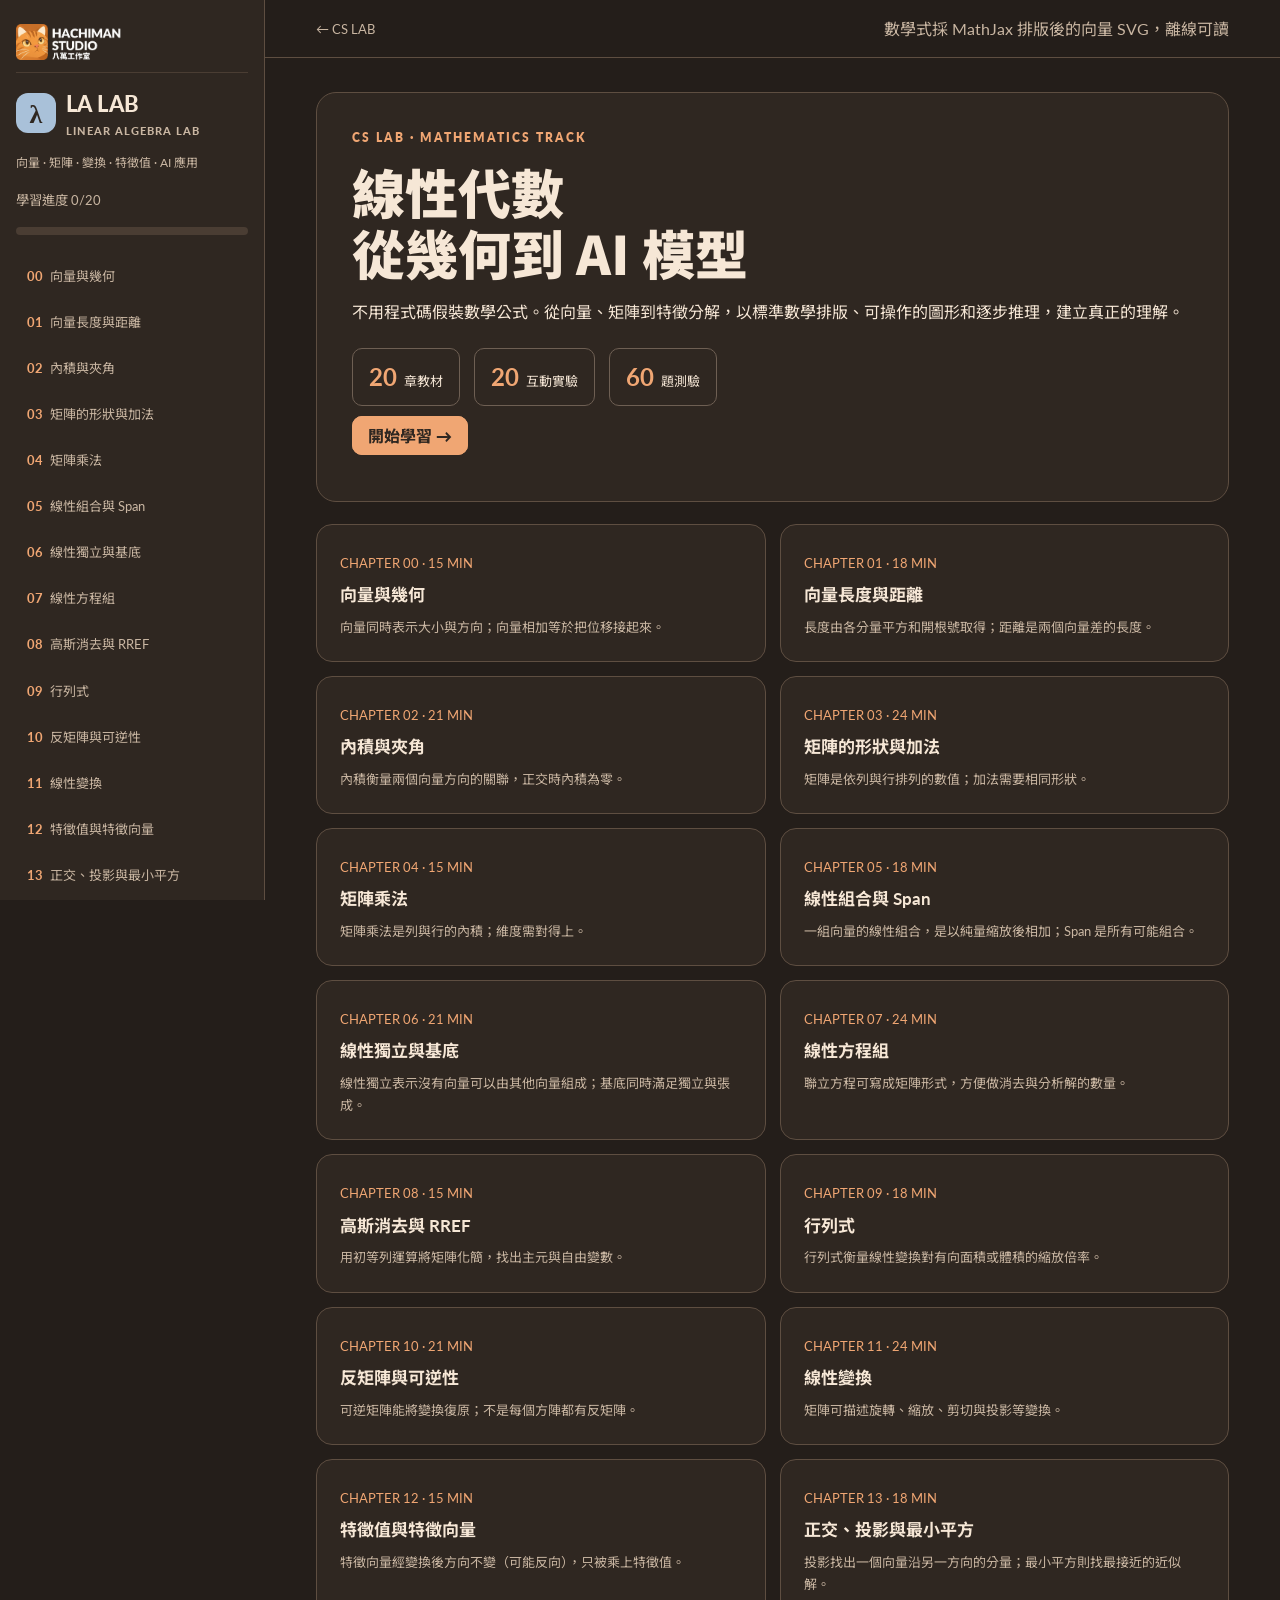
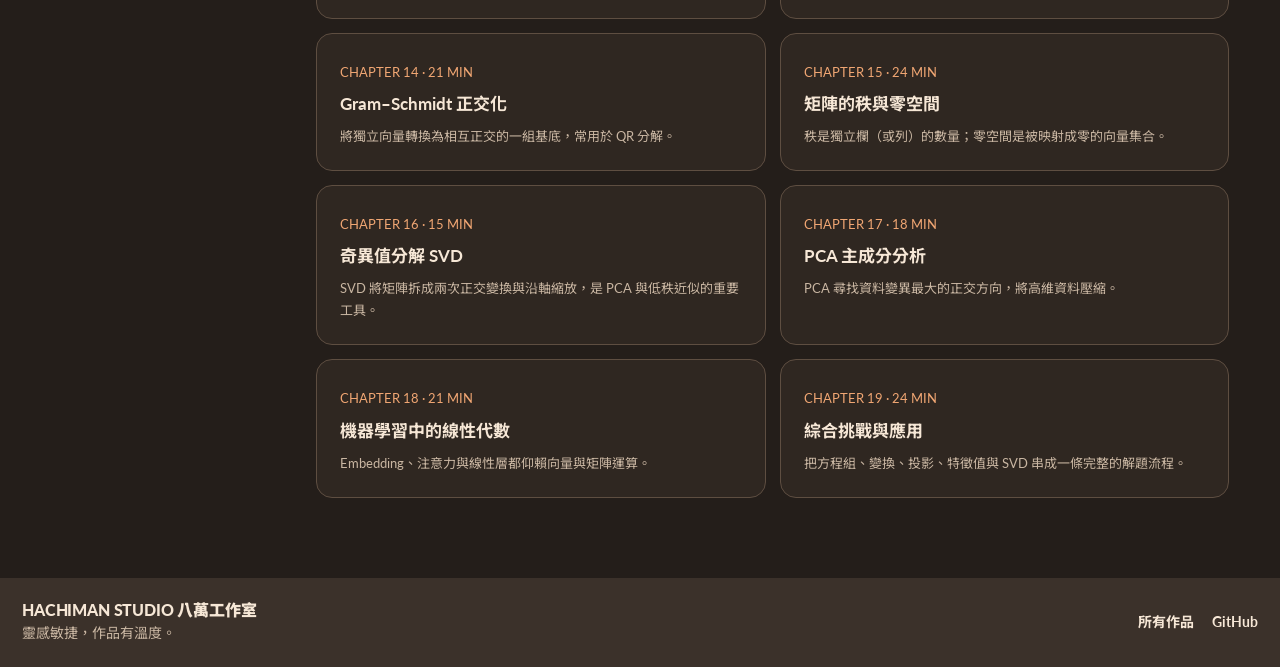
<file: la/index.html>
<!doctype html><html lang="zh-Hant" data-theme="dark"><head><meta charset="utf-8"><meta name="viewport" content="width=device-width,initial-scale=1,viewport-fit=cover"><link rel="preconnect" href="https://fonts.googleapis.com">
<link rel="preconnect" href="https://fonts.gstatic.com" crossorigin>
<link rel="stylesheet" href="https://fonts.googleapis.com/css2?family=Lato:wght@400;700;900&family=Noto+Sans+TC:wght@400;700;900&display=swap">
<link rel="stylesheet" href="../shared/brand/tokens.css">
<link rel="stylesheet" href="../shared/brand/bundle.css">
<link rel="icon" href="../shared/brand/favicon.ico" sizes="any">
<link rel="icon" type="image/png" sizes="32x32" href="../shared/brand/hachiman-icon-32.png">
<link rel="apple-touch-icon" href="../shared/brand/hachiman-icon-180.png">
<meta name="theme-color" content="#241E1A">
<title>LA LAB｜線性代數互動實驗室 · HACHIMAN STUDIO</title><meta name="description" content="20 章線性代數、標準數學公式、20 個互動實驗與 60 題測驗。"><style>
:root{--bg:#241e1a;--panel:#2f2721;--panel2:#3a3029;--line:#5e4e41;--text:#f6e7d6;--muted:#c9b6a2;--accent:#f0a673;--gold:#e8c06a;--blue:#a9c1d9}*{box-sizing:border-box}body{margin:0;background:var(--bg);color:var(--text);font-family:Lato,"Noto Sans TC",system-ui,sans-serif;line-height:1.7}a{color:inherit;text-decoration:none}button,input,select{font:inherit}button{cursor:pointer}.layout{display:grid;grid-template-columns:265px minmax(0,1fr);min-height:100vh}.side{position:sticky;top:0;height:100vh;overflow:auto;padding:24px 16px;background:#2f2721;border-right:1px solid var(--line)}.brand{display:flex;gap:10px;align-items:center;font-size:22px;font-weight:850;letter-spacing:.4px}.logo{width:40px;height:40px;border-radius:12px;background:#a9c1d9;color:#2f2721;display:grid;place-items:center;font-family:Georgia,serif;font-size:26px}.sub{font-size:11px;color:var(--muted);letter-spacing:1px}.side nav{display:grid;gap:4px;margin-top:20px}.nav{display:block;border:1px solid transparent;padding:9px 10px;border-radius:9px;color:var(--muted);font-size:13px}.nav.active,.nav:hover{background:var(--panel2);border-color:var(--line);color:var(--text)}.nav b{font-weight:700;color:var(--accent);margin-right:7px}.main{min-width:0}.top{padding:15px clamp(16px,4vw,52px);display:flex;align-items:center;justify-content:space-between;border-bottom:1px solid var(--line);gap:8px}.top a{font-size:13px;color:var(--muted)}.content{max-width:1150px;margin:auto;padding:34px clamp(16px,4vw,52px) 80px}.eyebrow{font-size:12px;letter-spacing:2px;color:var(--accent);font-weight:750}.hero{padding:35px;border:1px solid #5e4e41;border-radius:20px;background:#2f2721}h1{font-size:clamp(30px,5vw,53px);line-height:1.15;margin:12px 0}h2{font-size:24px;margin:0 0 14px}h3{margin:0 0 12px}.muted{color:var(--muted)}.metrics{display:flex;flex-wrap:wrap;gap:14px;margin-top:22px}.metric{border:1px solid #6e5f53;border-radius:10px;padding:8px 16px;font-size:13px}.metric strong{font-size:24px;color:var(--accent);margin-right:7px}.cards{display:grid;grid-template-columns:repeat(2,minmax(0,1fr));gap:14px;margin-top:22px}.card,.section{background:var(--panel);border:1px solid var(--line);border-radius:16px;padding:23px}.card:hover{border-color:var(--accent)}.card small{color:var(--accent)}.card h3{font-size:17px;margin:6px 0}.card p{color:var(--muted);font-size:13px;margin:0}.tabs{display:flex;gap:7px;flex-wrap:wrap;margin:24px 0}.btn,.tab{border:1px solid var(--line);background:var(--panel2);color:var(--text);padding:9px 15px;border-radius:10px}.btn.primary,.tab.active{background:var(--accent);color:#2f2721;border-color:var(--accent);font-weight:750}.section{margin:15px 0}.formula{background:#f6e7d6;color:#3a3029;padding:24px 10px;border-radius:12px;text-align:center;overflow:auto;max-width:100%;margin:14px 0}.formula svg{max-width:100%;height:auto;min-width:0;vertical-align:middle}.formula svg path{fill:#3a3029}.labControls{display:flex;flex-wrap:wrap;gap:12px;align-items:end}.labControls label{display:grid;gap:4px;font-size:13px;color:var(--muted)}.labControls input{width:85px;border-radius:8px;border:1px solid var(--line);background:#241e1a;color:var(--text);padding:7px}.viz{background:#241e1a;border:1px solid var(--line);border-radius:12px;margin:14px 0;min-height:270px;display:grid;place-items:center;padding:12px}.viz svg{width:100%;max-width:600px;height:270px}.result{padding:12px 14px;border-left:3px solid var(--accent);background:#3a3029;border-radius:8px;white-space:pre-wrap}.quiz{padding:16px;border:1px solid var(--line);border-radius:12px;margin:12px 0}.choice{display:block;width:100%;text-align:left;background:#2f2721;color:var(--text);border:1px solid var(--line);border-radius:9px;padding:9px 12px;margin:7px 0}.choice.correct{border-color:#b9c49f;background:#4a3020}.choice.wrong{border-color:#f2a08f;background:#4a3d33}.code{white-space:pre-wrap;background:#241e1a;padding:15px;border-radius:10px;font-family:ui-monospace,monospace;overflow:auto;font-size:12px}.footer{font-size:12px;color:var(--muted);margin-top:30px}.bar{height:8px;background:#4a3d33;border-radius:10px;overflow:hidden;margin-top:14px}.bar span{display:block;height:100%;background:var(--accent)}.mobile{display:none}textarea{width:100%;min-height:130px;border:1px solid var(--line);background:#2f2721;color:var(--text);border-radius:10px;padding:12px;font:inherit}@media(max-width:800px){.layout{display:block}.side{position:fixed;z-index:10;transform:translateX(-100%);transition:transform .2s;width:280px}.side.open{transform:none}.mobile{display:inline-block}.content{padding-top:20px}.hero{padding:25px 18px}.cards{grid-template-columns:1fr}.card,.section{padding:17px}}
 .notation-explanation{border-left:3px solid #f0a673;background:#3a3029;border-radius:8px;padding:10px 14px;margin:12px 0;color:#f6e7d6}.notation-explanation p{margin:6px 0}.tex{font-family:"Times New Roman",Cambria,"STIX Two Math",serif;font-size:1.08em;white-space:nowrap}.tex b{font-weight:700;font-style:normal}.tex sub,.tex sup{font-size:.72em}.studio-mark{display:block;padding:0 0 12px;margin-bottom:12px;border-bottom:1.5px solid #4a3d33}.studio-mark img{height:36px;width:auto;display:block}.hs-footer a{text-decoration:none}h1,h2{font-family:var(--font-zh);font-weight:900}</style></head><body><div class="layout"><aside class="side" id="side"><a class="studio-mark" href="https://duicn187532.github.io/HachimanStudio/works.html" aria-label="HACHIMAN STUDIO 八萬工作室：所有作品"><img src="../shared/brand/hachiman-lockup-reverse.png" alt="HACHIMAN STUDIO 八萬工作室" height="36"></a><a href="#/" class="brand"><span class="logo">λ</span><span>LA LAB<div class="sub">LINEAR ALGEBRA LAB</div></span></a><p class="muted" style="font-size:12px">向量 · 矩陣 · 變換 · 特徵值 · AI 應用</p><div id="progress"></div><nav id="nav"></nav><p class="footer"><a href="../">← CS LAB 課程入口</a></p></aside><main class="main"><header class="top"><button class="btn mobile" id="menu">☰ 章節</button><a href="../">← CS LAB</a><span class="muted">數學式採 MathJax 排版後的向量 SVG，離線可讀</span></header><div class="content" id="app"></div></main></div><script>
const chapters=[{"title":"向量與幾何","idea":"向量同時表示大小與方向；向量相加等於把位移接起來。","example":"向右走 2、向上走 1，再向右走 1、向上走 3，總位移是 (3,4)。","trap":"向量不一定是空間中的箭頭；也可以是特徵或資料。","formula":"<svg style=\"vertical-align: -2.149ex;\" xmlns=\"http://www.w3.org/2000/svg\" width=\"18.123ex\" height=\"5.43ex\" role=\"img\" focusable=\"false\" viewBox=\"0 -1450 8010.6 2400\"><g stroke=\"currentColor\" fill=\"currentColor\" stroke-width=\"0\" transform=\"scale(1,-1)\"><g><g><g><path d=\"M40 442L134 446Q228 450 229 450H235V273V165Q235 90 238 74T254 52Q268 46 304 46H319Q352 46 380 67T419 121L420 123Q424 135 425 199Q425 201 425 207Q425 233 425 249V316Q425 354 423 363T410 376Q396 380 369 380H356V442L554 450V267Q554 84 556 79Q561 62 610 62H623V31Q623 0 622 0Q603 0 527 -3T432 -6Q431 -6 431 25V56L420 45Q373 6 332 -1Q313 -6 281 -6Q208 -6 165 14T109 87L107 98L106 230Q106 358 104 366Q96 380 50 380H37V442H40Z\"></path></g></g><g transform=\"translate(861.2,0)\"><path d=\"M56 237T56 250T70 270H369V420L370 570Q380 583 389 583Q402 583 409 568V270H707Q722 262 722 250T707 230H409V-68Q401 -82 391 -82H389H387Q375 -82 369 -68V230H70Q56 237 56 250Z\"></path></g><g transform=\"translate(1861.4,0)\"><g><path d=\"M401 444Q413 441 495 441Q568 441 574 444H580V382H510L409 156Q348 18 339 6Q331 -4 320 -4Q318 -4 313 -4T303 -3H288Q273 -3 264 12T221 102Q206 135 197 156L96 382H26V444H34Q49 441 145 441Q252 441 270 444H279V382H231L284 264Q335 149 338 149Q338 150 389 264T442 381Q442 382 418 382H394V444H401Z\"></path></g></g><g transform=\"translate(2746.2,0)\"><path d=\"M56 347Q56 360 70 367H707Q722 359 722 347Q722 336 708 328L390 327H72Q56 332 56 347ZM56 153Q56 168 72 173H708Q722 163 722 153Q722 140 707 133H70Q56 140 56 153Z\"></path></g><g transform=\"translate(3802,0)\"><g transform=\"translate(0 -0.5)\"><path d=\"M247 -949V1450H516V1388H309V-887H516V-949H247Z\"></path></g><g transform=\"translate(528,0)\"><g transform=\"translate(0,700)\"><g><g><g><path d=\"M21 287Q21 295 30 318T55 370T99 420T158 442Q204 442 227 417T250 358Q250 340 216 246T182 105Q182 62 196 45T238 27T291 44T328 78L339 95Q341 99 377 247Q407 367 413 387T427 416Q444 431 463 431Q480 431 488 421T496 402L420 84Q419 79 419 68Q419 43 426 35T447 26Q469 29 482 57T512 145Q514 153 532 153Q551 153 551 144Q550 139 549 130T540 98T523 55T498 17T462 -8Q454 -10 438 -10Q372 -10 347 46Q345 45 336 36T318 21T296 6T267 -6T233 -11Q189 -11 155 7Q103 38 103 113Q103 170 138 262T173 379Q173 380 173 381Q173 390 173 393T169 400T158 404H154Q131 404 112 385T82 344T65 302T57 280Q55 278 41 278H27Q21 284 21 287Z\"></path></g><g transform=\"translate(605,-150) scale(0.707)\"><path d=\"M213 578L200 573Q186 568 160 563T102 556H83V602H102Q149 604 189 617T245 641T273 663Q275 666 285 666Q294 666 302 660V361L303 61Q310 54 315 52T339 48T401 46H427V0H416Q395 3 257 3Q121 3 100 0H88V46H114Q136 46 152 46T177 47T193 50T201 52T207 57T213 61V578Z\"></path></g></g><g transform=\"translate(1230.8,0)\"><path d=\"M56 237T56 250T70 270H369V420L370 570Q380 583 389 583Q402 583 409 568V270H707Q722 262 722 250T707 230H409V-68Q401 -82 391 -82H389H387Q375 -82 369 -68V230H70Q56 237 56 250Z\"></path></g><g transform=\"translate(2231,0)\"><g><path d=\"M173 380Q173 405 154 405Q130 405 104 376T61 287Q60 286 59 284T58 281T56 279T53 278T49 278T41 278H27Q21 284 21 287Q21 294 29 316T53 368T97 419T160 441Q202 441 225 417T249 361Q249 344 246 335Q246 329 231 291T200 202T182 113Q182 86 187 69Q200 26 250 26Q287 26 319 60T369 139T398 222T409 277Q409 300 401 317T383 343T365 361T357 383Q357 405 376 424T417 443Q436 443 451 425T467 367Q467 340 455 284T418 159T347 40T241 -11Q177 -11 139 22Q102 54 102 117Q102 148 110 181T151 298Q173 362 173 380Z\"></path></g><g transform=\"translate(518,-150) scale(0.707)\"><path d=\"M213 578L200 573Q186 568 160 563T102 556H83V602H102Q149 604 189 617T245 641T273 663Q275 666 285 666Q294 666 302 660V361L303 61Q310 54 315 52T339 48T401 46H427V0H416Q395 3 257 3Q121 3 100 0H88V46H114Q136 46 152 46T177 47T193 50T201 52T207 57T213 61V578Z\"></path></g></g></g></g><g transform=\"translate(0,-700)\"><g><g><g><path d=\"M21 287Q21 295 30 318T55 370T99 420T158 442Q204 442 227 417T250 358Q250 340 216 246T182 105Q182 62 196 45T238 27T291 44T328 78L339 95Q341 99 377 247Q407 367 413 387T427 416Q444 431 463 431Q480 431 488 421T496 402L420 84Q419 79 419 68Q419 43 426 35T447 26Q469 29 482 57T512 145Q514 153 532 153Q551 153 551 144Q550 139 549 130T540 98T523 55T498 17T462 -8Q454 -10 438 -10Q372 -10 347 46Q345 45 336 36T318 21T296 6T267 -6T233 -11Q189 -11 155 7Q103 38 103 113Q103 170 138 262T173 379Q173 380 173 381Q173 390 173 393T169 400T158 404H154Q131 404 112 385T82 344T65 302T57 280Q55 278 41 278H27Q21 284 21 287Z\"></path></g><g transform=\"translate(605,-150) scale(0.707)\"><path d=\"M109 429Q82 429 66 447T50 491Q50 562 103 614T235 666Q326 666 387 610T449 465Q449 422 429 383T381 315T301 241Q265 210 201 149L142 93L218 92Q375 92 385 97Q392 99 409 186V189H449V186Q448 183 436 95T421 3V0H50V19V31Q50 38 56 46T86 81Q115 113 136 137Q145 147 170 174T204 211T233 244T261 278T284 308T305 340T320 369T333 401T340 431T343 464Q343 527 309 573T212 619Q179 619 154 602T119 569T109 550Q109 549 114 549Q132 549 151 535T170 489Q170 464 154 447T109 429Z\"></path></g></g><g transform=\"translate(1230.8,0)\"><path d=\"M56 237T56 250T70 270H369V420L370 570Q380 583 389 583Q402 583 409 568V270H707Q722 262 722 250T707 230H409V-68Q401 -82 391 -82H389H387Q375 -82 369 -68V230H70Q56 237 56 250Z\"></path></g><g transform=\"translate(2231,0)\"><g><path d=\"M173 380Q173 405 154 405Q130 405 104 376T61 287Q60 286 59 284T58 281T56 279T53 278T49 278T41 278H27Q21 284 21 287Q21 294 29 316T53 368T97 419T160 441Q202 441 225 417T249 361Q249 344 246 335Q246 329 231 291T200 202T182 113Q182 86 187 69Q200 26 250 26Q287 26 319 60T369 139T398 222T409 277Q409 300 401 317T383 343T365 361T357 383Q357 405 376 424T417 443Q436 443 451 425T467 367Q467 340 455 284T418 159T347 40T241 -11Q177 -11 139 22Q102 54 102 117Q102 148 110 181T151 298Q173 362 173 380Z\"></path></g><g transform=\"translate(518,-150) scale(0.707)\"><path d=\"M109 429Q82 429 66 447T50 491Q50 562 103 614T235 666Q326 666 387 610T449 465Q449 422 429 383T381 315T301 241Q265 210 201 149L142 93L218 92Q375 92 385 97Q392 99 409 186V189H449V186Q448 183 436 95T421 3V0H50V19V31Q50 38 56 46T86 81Q115 113 136 137Q145 147 170 174T204 211T233 244T261 278T284 308T305 340T320 369T333 401T340 431T343 464Q343 527 309 573T212 619Q179 619 154 602T119 569T109 550Q109 549 114 549Q132 549 151 535T170 489Q170 464 154 447T109 429Z\"></path></g></g></g></g></g><g transform=\"translate(3680.6,0) translate(0 -0.5)\"><path d=\"M11 1388V1450H280V-949H11V-887H218V1388H11Z\"></path></g></g></g></g></svg>","latex":"\\mathbf{u}+\\mathbf{v}=\\begin{bmatrix}u_1+v_1\\\\u_2+v_2\\end{bmatrix}","lab":"vector","quiz":[{"q":"第 1 章最重要的概念是？","options":["向量同時表示大小與方向；向量相加等於把位移接起來。","向量不一定是空間中的箭頭；也可以是特徵或資料。","任何情況都不需要考慮維度"],"answer":0,"why":"向量同時表示大小與方向；向量相加等於把位移接起來。"},{"q":"哪個敘述是常見誤解？","options":["向量同時表示大小與方向；向量相加等於把位移接起來。","向量不一定是空間中的箭頭；也可以是特徵或資料。","向右走 2、向上走 1，再向右走 1、向上走 3，總位移是 (3,4)。"],"answer":1,"why":"向量不一定是空間中的箭頭；也可以是特徵或資料。 這是需要避免的誤解。"},{"q":"下列哪一個是本章的具體例子？","options":["所有矩陣都可逆","向右走 2、向上走 1，再向右走 1、向上走 3，總位移是 (3,4)。","任何向量都是特徵向量"],"answer":1,"why":"向右走 2、向上走 1，再向右走 1、向上走 3，總位移是 (3,4)。"}],"mins":15},{"title":"向量長度與距離","idea":"長度由各分量平方和開根號取得；距離是兩個向量差的長度。","example":"向量 (3,4) 的長度是 5。","trap":"距離不是每個分量差的直接相加。","formula":"<svg style=\"vertical-align: -3.453ex;\" xmlns=\"http://www.w3.org/2000/svg\" width=\"15.955ex\" height=\"8.281ex\" role=\"img\" focusable=\"false\" viewBox=\"0 -2133.6 7052.3 3660\"><g stroke=\"currentColor\" fill=\"currentColor\" stroke-width=\"0\" transform=\"scale(1,-1)\"><g><g><path d=\"M133 736Q138 750 153 750Q164 750 170 739Q172 735 172 250T170 -239Q164 -250 152 -250Q144 -250 138 -244L137 -243Q133 -241 133 -179T132 250Q132 731 133 736ZM329 739Q334 750 346 750Q353 750 361 744L362 743Q366 741 366 679T367 250T367 -178T362 -243L361 -244Q355 -250 347 -250Q335 -250 329 -239Q327 -235 327 250T329 739Z\"></path></g><g transform=\"translate(500,0)\"><g><path d=\"M227 0Q212 3 121 3Q40 3 28 0H21V62H117L245 213L109 382H26V444H34Q49 441 143 441Q247 441 265 444H274V382H246L281 339Q315 297 316 297Q320 297 354 341L389 382H352V444H360Q375 441 466 441Q547 441 559 444H566V382H471L355 246L504 63L545 62H586V0H578Q563 3 469 3Q365 3 347 0H338V62H366Q366 63 326 112T285 163L198 63L217 62H235V0H227Z\"></path></g></g><g transform=\"translate(1107,0)\"><g><path d=\"M133 736Q138 750 153 750Q164 750 170 739Q172 735 172 250T170 -239Q164 -250 152 -250Q144 -250 138 -244L137 -243Q133 -241 133 -179T132 250Q132 731 133 736ZM329 739Q334 750 346 750Q353 750 361 744L362 743Q366 741 366 679T367 250T367 -178T362 -243L361 -244Q355 -250 347 -250Q335 -250 329 -239Q327 -235 327 250T329 739Z\"></path></g><g transform=\"translate(533,-150) scale(0.707)\"><path d=\"M109 429Q82 429 66 447T50 491Q50 562 103 614T235 666Q326 666 387 610T449 465Q449 422 429 383T381 315T301 241Q265 210 201 149L142 93L218 92Q375 92 385 97Q392 99 409 186V189H449V186Q448 183 436 95T421 3V0H50V19V31Q50 38 56 46T86 81Q115 113 136 137Q145 147 170 174T204 211T233 244T261 278T284 308T305 340T320 369T333 401T340 431T343 464Q343 527 309 573T212 619Q179 619 154 602T119 569T109 550Q109 549 114 549Q132 549 151 535T170 489Q170 464 154 447T109 429Z\"></path></g></g><g transform=\"translate(2321.3,0)\"><path d=\"M56 347Q56 360 70 367H707Q722 359 722 347Q722 336 708 328L390 327H72Q56 332 56 347ZM56 153Q56 168 72 173H708Q722 163 722 153Q722 140 707 133H70Q56 140 56 153Z\"></path></g><g transform=\"translate(3377.1,0)\"><g transform=\"translate(1056,0)\"><g><g><path d=\"M60 948Q63 950 665 950H1267L1325 815Q1384 677 1388 669H1348L1341 683Q1320 724 1285 761Q1235 809 1174 838T1033 881T882 898T699 902H574H543H251L259 891Q722 258 724 252Q725 250 724 246Q721 243 460 -56L196 -356Q196 -357 407 -357Q459 -357 548 -357T676 -358Q812 -358 896 -353T1063 -332T1204 -283T1307 -196Q1328 -170 1348 -124H1388Q1388 -125 1381 -145T1356 -210T1325 -294L1267 -449L666 -450Q64 -450 61 -448Q55 -446 55 -439Q55 -437 57 -433L590 177Q590 178 557 222T452 366T322 544L56 909L55 924Q55 945 60 948Z\"></path></g><g transform=\"translate(148.2,-1087.9) scale(0.707)\"><g><path d=\"M184 600Q184 624 203 642T247 661Q265 661 277 649T290 619Q290 596 270 577T226 557Q211 557 198 567T184 600ZM21 287Q21 295 30 318T54 369T98 420T158 442Q197 442 223 419T250 357Q250 340 236 301T196 196T154 83Q149 61 149 51Q149 26 166 26Q175 26 185 29T208 43T235 78T260 137Q263 149 265 151T282 153Q302 153 302 143Q302 135 293 112T268 61T223 11T161 -11Q129 -11 102 10T74 74Q74 91 79 106T122 220Q160 321 166 341T173 380Q173 404 156 404H154Q124 404 99 371T61 287Q60 286 59 284T58 281T56 279T53 278T49 278T41 278H27Q21 284 21 287Z\"></path></g><g transform=\"translate(345,0)\"><path d=\"M56 347Q56 360 70 367H707Q722 359 722 347Q722 336 708 328L390 327H72Q56 332 56 347ZM56 153Q56 168 72 173H708Q722 163 722 153Q722 140 707 133H70Q56 140 56 153Z\"></path></g><g transform=\"translate(1123,0)\"><path d=\"M213 578L200 573Q186 568 160 563T102 556H83V602H102Q149 604 189 617T245 641T273 663Q275 666 285 666Q294 666 302 660V361L303 61Q310 54 315 52T339 48T401 46H427V0H416Q395 3 257 3Q121 3 100 0H88V46H114Q136 46 152 46T177 47T193 50T201 52T207 57T213 61V578Z\"></path></g></g><g transform=\"translate(509.9,1150) scale(0.707)\"><g><path d=\"M21 287Q22 293 24 303T36 341T56 388T89 425T135 442Q171 442 195 424T225 390T231 369Q231 367 232 367L243 378Q304 442 382 442Q436 442 469 415T503 336T465 179T427 52Q427 26 444 26Q450 26 453 27Q482 32 505 65T540 145Q542 153 560 153Q580 153 580 145Q580 144 576 130Q568 101 554 73T508 17T439 -10Q392 -10 371 17T350 73Q350 92 386 193T423 345Q423 404 379 404H374Q288 404 229 303L222 291L189 157Q156 26 151 16Q138 -11 108 -11Q95 -11 87 -5T76 7T74 17Q74 30 112 180T152 343Q153 348 153 366Q153 405 129 405Q91 405 66 305Q60 285 60 284Q58 278 41 278H27Q21 284 21 287Z\"></path></g></g></g><g transform=\"translate(1610.7,0)\"><g><path d=\"M52 289Q59 331 106 386T222 442Q257 442 286 424T329 379Q371 442 430 442Q467 442 494 420T522 361Q522 332 508 314T481 292T458 288Q439 288 427 299T415 328Q415 374 465 391Q454 404 425 404Q412 404 406 402Q368 386 350 336Q290 115 290 78Q290 50 306 38T341 26Q378 26 414 59T463 140Q466 150 469 151T485 153H489Q504 153 504 145Q504 144 502 134Q486 77 440 33T333 -11Q263 -11 227 52Q186 -10 133 -10H127Q78 -10 57 16T35 71Q35 103 54 123T99 143Q142 143 142 101Q142 81 130 66T107 46T94 41L91 40Q91 39 97 36T113 29T132 26Q168 26 194 71Q203 87 217 139T245 247T261 313Q266 340 266 352Q266 380 251 392T217 404Q177 404 142 372T93 290Q91 281 88 280T72 278H58Q52 284 52 289Z\"></path></g><g transform=\"translate(605,353.6) scale(0.707)\"><path d=\"M109 429Q82 429 66 447T50 491Q50 562 103 614T235 666Q326 666 387 610T449 465Q449 422 429 383T381 315T301 241Q265 210 201 149L142 93L218 92Q375 92 385 97Q392 99 409 186V189H449V186Q448 183 436 95T421 3V0H50V19V31Q50 38 56 46T86 81Q115 113 136 137Q145 147 170 174T204 211T233 244T261 278T284 308T305 340T320 369T333 401T340 431T343 464Q343 527 309 573T212 619Q179 619 154 602T119 569T109 550Q109 549 114 549Q132 549 151 535T170 489Q170 464 154 447T109 429Z\"></path></g><g transform=\"translate(605,-293.8) scale(0.707)\"><path d=\"M184 600Q184 624 203 642T247 661Q265 661 277 649T290 619Q290 596 270 577T226 557Q211 557 198 567T184 600ZM21 287Q21 295 30 318T54 369T98 420T158 442Q197 442 223 419T250 357Q250 340 236 301T196 196T154 83Q149 61 149 51Q149 26 166 26Q175 26 185 29T208 43T235 78T260 137Q263 149 265 151T282 153Q302 153 302 143Q302 135 293 112T268 61T223 11T161 -11Q129 -11 102 10T74 74Q74 91 79 106T122 220Q160 321 166 341T173 380Q173 404 156 404H154Q124 404 99 371T61 287Q60 286 59 284T58 281T56 279T53 278T49 278T41 278H27Q21 284 21 287Z\"></path></g></g></g><g transform=\"translate(0,-476.4)\"><path d=\"M702 589Q706 601 718 605H1061Q1076 597 1076 585Q1076 572 1061 565H742V0Q734 -14 724 -14H722H720Q708 -14 702 0V589Z\" transform=\"translate(0,1945)\"></path><path d=\"M742 -871Q740 -873 737 -876T733 -880T730 -882T724 -884T714 -885H702L222 569L180 484Q138 399 137 399Q131 404 124 412L111 425L265 736L702 -586V168L703 922Q713 935 722 935Q734 935 742 920V-871Z\" transform=\"translate(0,-165)\"></path><svg width=\"1056\" height=\"1361\" y=\"670\" x=\"0\" viewBox=\"0 295.5 1056 1361\"><path d=\"M722 -14H720Q708 -14 702 0V306L703 612Q713 625 722 625Q734 625 742 610V0Q734 -14 724 -14H722Z\" transform=\"scale(1,3.195)\"></path></svg></g><rect width=\"2619.2\" height=\"60\" x=\"1056\" y=\"2013.6\"></rect></g></g></g></svg>","latex":"\\|\\mathbf{x}\\|_2=\\sqrt{\\sum_{i=1}^{n}x_i^2}","lab":"norm","quiz":[{"q":"第 2 章最重要的概念是？","options":["長度由各分量平方和開根號取得；距離是兩個向量差的長度。","距離不是每個分量差的直接相加。","任何情況都不需要考慮維度"],"answer":0,"why":"長度由各分量平方和開根號取得；距離是兩個向量差的長度。"},{"q":"哪個敘述是常見誤解？","options":["長度由各分量平方和開根號取得；距離是兩個向量差的長度。","距離不是每個分量差的直接相加。","向量 (3,4) 的長度是 5。"],"answer":1,"why":"距離不是每個分量差的直接相加。 這是需要避免的誤解。"},{"q":"下列哪一個是本章的具體例子？","options":["所有矩陣都可逆","向量 (3,4) 的長度是 5。","任何向量都是特徵向量"],"answer":1,"why":"向量 (3,4) 的長度是 5。"}],"mins":18},{"title":"內積與夾角","idea":"內積衡量兩個向量方向的關聯，正交時內積為零。","example":"(1,2) 與 (3,4) 的內積是 11。","trap":"內積大不一定代表方向接近，也可能只是向量很長。","formula":"<svg style=\"vertical-align: -2.819ex;\" xmlns=\"http://www.w3.org/2000/svg\" width=\"29.832ex\" height=\"6.354ex\" role=\"img\" focusable=\"false\" viewBox=\"0 -1562.5 13185.6 2808.5\"><g stroke=\"currentColor\" fill=\"currentColor\" stroke-width=\"0\" transform=\"scale(1,-1)\"><g><g><g><g><path d=\"M40 442L134 446Q228 450 229 450H235V273V165Q235 90 238 74T254 52Q268 46 304 46H319Q352 46 380 67T419 121L420 123Q424 135 425 199Q425 201 425 207Q425 233 425 249V316Q425 354 423 363T410 376Q396 380 369 380H356V442L554 450V267Q554 84 556 79Q561 62 610 62H623V31Q623 0 622 0Q603 0 527 -3T432 -6Q431 -6 431 25V56L420 45Q373 6 332 -1Q313 -6 281 -6Q208 -6 165 14T109 87L107 98L106 230Q106 358 104 366Q96 380 50 380H37V442H40Z\"></path></g></g><g transform=\"translate(672,413) scale(0.707)\"><g><g><path d=\"M36 608V688H644V608H518L392 609V0H288V609L162 608H36Z\"></path></g></g></g></g><g transform=\"translate(1203.5,0)\"><g><path d=\"M401 444Q413 441 495 441Q568 441 574 444H580V382H510L409 156Q348 18 339 6Q331 -4 320 -4Q318 -4 313 -4T303 -3H288Q273 -3 264 12T221 102Q206 135 197 156L96 382H26V444H34Q49 441 145 441Q252 441 270 444H279V382H231L284 264Q335 149 338 149Q338 150 389 264T442 381Q442 382 418 382H394V444H401Z\"></path></g></g><g transform=\"translate(2088.3,0)\"><path d=\"M56 347Q56 360 70 367H707Q722 359 722 347Q722 336 708 328L390 327H72Q56 332 56 347ZM56 153Q56 168 72 173H708Q722 163 722 153Q722 140 707 133H70Q56 140 56 153Z\"></path></g><g transform=\"translate(3144.1,0)\"><g><path d=\"M60 948Q63 950 665 950H1267L1325 815Q1384 677 1388 669H1348L1341 683Q1320 724 1285 761Q1235 809 1174 838T1033 881T882 898T699 902H574H543H251L259 891Q722 258 724 252Q725 250 724 246Q721 243 460 -56L196 -356Q196 -357 407 -357Q459 -357 548 -357T676 -358Q812 -358 896 -353T1063 -332T1204 -283T1307 -196Q1328 -170 1348 -124H1388Q1388 -125 1381 -145T1356 -210T1325 -294L1267 -449L666 -450Q64 -450 61 -448Q55 -446 55 -439Q55 -437 57 -433L590 177Q590 178 557 222T452 366T322 544L56 909L55 924Q55 945 60 948Z\"></path></g><g transform=\"translate(148.2,-1087.9) scale(0.707)\"><g><path d=\"M184 600Q184 624 203 642T247 661Q265 661 277 649T290 619Q290 596 270 577T226 557Q211 557 198 567T184 600ZM21 287Q21 295 30 318T54 369T98 420T158 442Q197 442 223 419T250 357Q250 340 236 301T196 196T154 83Q149 61 149 51Q149 26 166 26Q175 26 185 29T208 43T235 78T260 137Q263 149 265 151T282 153Q302 153 302 143Q302 135 293 112T268 61T223 11T161 -11Q129 -11 102 10T74 74Q74 91 79 106T122 220Q160 321 166 341T173 380Q173 404 156 404H154Q124 404 99 371T61 287Q60 286 59 284T58 281T56 279T53 278T49 278T41 278H27Q21 284 21 287Z\"></path></g><g transform=\"translate(345,0)\"><path d=\"M56 347Q56 360 70 367H707Q722 359 722 347Q722 336 708 328L390 327H72Q56 332 56 347ZM56 153Q56 168 72 173H708Q722 163 722 153Q722 140 707 133H70Q56 140 56 153Z\"></path></g><g transform=\"translate(1123,0)\"><path d=\"M213 578L200 573Q186 568 160 563T102 556H83V602H102Q149 604 189 617T245 641T273 663Q275 666 285 666Q294 666 302 660V361L303 61Q310 54 315 52T339 48T401 46H427V0H416Q395 3 257 3Q121 3 100 0H88V46H114Q136 46 152 46T177 47T193 50T201 52T207 57T213 61V578Z\"></path></g></g><g transform=\"translate(509.9,1150) scale(0.707)\"><g><path d=\"M21 287Q22 293 24 303T36 341T56 388T89 425T135 442Q171 442 195 424T225 390T231 369Q231 367 232 367L243 378Q304 442 382 442Q436 442 469 415T503 336T465 179T427 52Q427 26 444 26Q450 26 453 27Q482 32 505 65T540 145Q542 153 560 153Q580 153 580 145Q580 144 576 130Q568 101 554 73T508 17T439 -10Q392 -10 371 17T350 73Q350 92 386 193T423 345Q423 404 379 404H374Q288 404 229 303L222 291L189 157Q156 26 151 16Q138 -11 108 -11Q95 -11 87 -5T76 7T74 17Q74 30 112 180T152 343Q153 348 153 366Q153 405 129 405Q91 405 66 305Q60 285 60 284Q58 278 41 278H27Q21 284 21 287Z\"></path></g></g></g><g transform=\"translate(4754.8,0)\"><g><path d=\"M21 287Q21 295 30 318T55 370T99 420T158 442Q204 442 227 417T250 358Q250 340 216 246T182 105Q182 62 196 45T238 27T291 44T328 78L339 95Q341 99 377 247Q407 367 413 387T427 416Q444 431 463 431Q480 431 488 421T496 402L420 84Q419 79 419 68Q419 43 426 35T447 26Q469 29 482 57T512 145Q514 153 532 153Q551 153 551 144Q550 139 549 130T540 98T523 55T498 17T462 -8Q454 -10 438 -10Q372 -10 347 46Q345 45 336 36T318 21T296 6T267 -6T233 -11Q189 -11 155 7Q103 38 103 113Q103 170 138 262T173 379Q173 380 173 381Q173 390 173 393T169 400T158 404H154Q131 404 112 385T82 344T65 302T57 280Q55 278 41 278H27Q21 284 21 287Z\"></path></g><g transform=\"translate(605,-150) scale(0.707)\"><path d=\"M184 600Q184 624 203 642T247 661Q265 661 277 649T290 619Q290 596 270 577T226 557Q211 557 198 567T184 600ZM21 287Q21 295 30 318T54 369T98 420T158 442Q197 442 223 419T250 357Q250 340 236 301T196 196T154 83Q149 61 149 51Q149 26 166 26Q175 26 185 29T208 43T235 78T260 137Q263 149 265 151T282 153Q302 153 302 143Q302 135 293 112T268 61T223 11T161 -11Q129 -11 102 10T74 74Q74 91 79 106T122 220Q160 321 166 341T173 380Q173 404 156 404H154Q124 404 99 371T61 287Q60 286 59 284T58 281T56 279T53 278T49 278T41 278H27Q21 284 21 287Z\"></path></g></g><g transform=\"translate(5653.7,0)\"><g><path d=\"M173 380Q173 405 154 405Q130 405 104 376T61 287Q60 286 59 284T58 281T56 279T53 278T49 278T41 278H27Q21 284 21 287Q21 294 29 316T53 368T97 419T160 441Q202 441 225 417T249 361Q249 344 246 335Q246 329 231 291T200 202T182 113Q182 86 187 69Q200 26 250 26Q287 26 319 60T369 139T398 222T409 277Q409 300 401 317T383 343T365 361T357 383Q357 405 376 424T417 443Q436 443 451 425T467 367Q467 340 455 284T418 159T347 40T241 -11Q177 -11 139 22Q102 54 102 117Q102 148 110 181T151 298Q173 362 173 380Z\"></path></g><g transform=\"translate(518,-150) scale(0.707)\"><path d=\"M184 600Q184 624 203 642T247 661Q265 661 277 649T290 619Q290 596 270 577T226 557Q211 557 198 567T184 600ZM21 287Q21 295 30 318T54 369T98 420T158 442Q197 442 223 419T250 357Q250 340 236 301T196 196T154 83Q149 61 149 51Q149 26 166 26Q175 26 185 29T208 43T235 78T260 137Q263 149 265 151T282 153Q302 153 302 143Q302 135 293 112T268 61T223 11T161 -11Q129 -11 102 10T74 74Q74 91 79 106T122 220Q160 321 166 341T173 380Q173 404 156 404H154Q124 404 99 371T61 287Q60 286 59 284T58 281T56 279T53 278T49 278T41 278H27Q21 284 21 287Z\"></path></g></g><g transform=\"translate(6743.4,0)\"><path d=\"M56 347Q56 360 70 367H707Q722 359 722 347Q722 336 708 328L390 327H72Q56 332 56 347ZM56 153Q56 168 72 173H708Q722 163 722 153Q722 140 707 133H70Q56 140 56 153Z\"></path></g><g transform=\"translate(7799.2,0)\"><path d=\"M133 736Q138 750 153 750Q164 750 170 739Q172 735 172 250T170 -239Q164 -250 152 -250Q144 -250 138 -244L137 -243Q133 -241 133 -179T132 250Q132 731 133 736ZM329 739Q334 750 346 750Q353 750 361 744L362 743Q366 741 366 679T367 250T367 -178T362 -243L361 -244Q355 -250 347 -250Q335 -250 329 -239Q327 -235 327 250T329 739Z\"></path></g><g transform=\"translate(8299.2,0)\"><g><path d=\"M40 442L134 446Q228 450 229 450H235V273V165Q235 90 238 74T254 52Q268 46 304 46H319Q352 46 380 67T419 121L420 123Q424 135 425 199Q425 201 425 207Q425 233 425 249V316Q425 354 423 363T410 376Q396 380 369 380H356V442L554 450V267Q554 84 556 79Q561 62 610 62H623V31Q623 0 622 0Q603 0 527 -3T432 -6Q431 -6 431 25V56L420 45Q373 6 332 -1Q313 -6 281 -6Q208 -6 165 14T109 87L107 98L106 230Q106 358 104 366Q96 380 50 380H37V442H40Z\"></path></g></g><g transform=\"translate(8938.2,0)\"><path d=\"M133 736Q138 750 153 750Q164 750 170 739Q172 735 172 250T170 -239Q164 -250 152 -250Q144 -250 138 -244L137 -243Q133 -241 133 -179T132 250Q132 731 133 736ZM329 739Q334 750 346 750Q353 750 361 744L362 743Q366 741 366 679T367 250T367 -178T362 -243L361 -244Q355 -250 347 -250Q335 -250 329 -239Q327 -235 327 250T329 739Z\"></path></g><g transform=\"translate(9438.2,0)\"><path d=\"M133 736Q138 750 153 750Q164 750 170 739Q172 735 172 250T170 -239Q164 -250 152 -250Q144 -250 138 -244L137 -243Q133 -241 133 -179T132 250Q132 731 133 736ZM329 739Q334 750 346 750Q353 750 361 744L362 743Q366 741 366 679T367 250T367 -178T362 -243L361 -244Q355 -250 347 -250Q335 -250 329 -239Q327 -235 327 250T329 739Z\"></path></g><g transform=\"translate(9938.2,0)\"><g><path d=\"M401 444Q413 441 495 441Q568 441 574 444H580V382H510L409 156Q348 18 339 6Q331 -4 320 -4Q318 -4 313 -4T303 -3H288Q273 -3 264 12T221 102Q206 135 197 156L96 382H26V444H34Q49 441 145 441Q252 441 270 444H279V382H231L284 264Q335 149 338 149Q338 150 389 264T442 381Q442 382 418 382H394V444H401Z\"></path></g></g><g transform=\"translate(10545.2,0)\"><path d=\"M133 736Q138 750 153 750Q164 750 170 739Q172 735 172 250T170 -239Q164 -250 152 -250Q144 -250 138 -244L137 -243Q133 -241 133 -179T132 250Q132 731 133 736ZM329 739Q334 750 346 750Q353 750 361 744L362 743Q366 741 366 679T367 250T367 -178T362 -243L361 -244Q355 -250 347 -250Q335 -250 329 -239Q327 -235 327 250T329 739Z\"></path></g><g transform=\"translate(11211.9,0)\"><path d=\"M370 305T349 305T313 320T297 358Q297 381 312 396Q317 401 317 402T307 404Q281 408 258 408Q209 408 178 376Q131 329 131 219Q131 137 162 90Q203 29 272 29Q313 29 338 55T374 117Q376 125 379 127T395 129H409Q415 123 415 120Q415 116 411 104T395 71T366 33T318 2T249 -11Q163 -11 99 53T34 214Q34 318 99 383T250 448T370 421T404 357Q404 334 387 320Z\"></path><path d=\"M28 214Q28 309 93 378T250 448Q340 448 405 380T471 215Q471 120 407 55T250 -10Q153 -10 91 57T28 214ZM250 30Q372 30 372 193V225V250Q372 272 371 288T364 326T348 362T317 390T268 410Q263 411 252 411Q222 411 195 399Q152 377 139 338T126 246V226Q126 130 145 91Q177 30 250 30Z\" transform=\"translate(444,0)\"></path><path d=\"M295 316Q295 356 268 385T190 414Q154 414 128 401Q98 382 98 349Q97 344 98 336T114 312T157 287Q175 282 201 278T245 269T277 256Q294 248 310 236T342 195T359 133Q359 71 321 31T198 -10H190Q138 -10 94 26L86 19L77 10Q71 4 65 -1L54 -11H46H42Q39 -11 33 -5V74V132Q33 153 35 157T45 162H54Q66 162 70 158T75 146T82 119T101 77Q136 26 198 26Q295 26 295 104Q295 133 277 151Q257 175 194 187T111 210Q75 227 54 256T33 318Q33 357 50 384T93 424T143 442T187 447H198Q238 447 268 432L283 424L292 431Q302 440 314 448H322H326Q329 448 335 442V310L329 304H301Q295 310 295 316Z\" transform=\"translate(944,0)\"></path></g><g transform=\"translate(12549.9,0)\"><path d=\"\"></path></g><g transform=\"translate(12716.6,0)\"><path d=\"M35 200Q35 302 74 415T180 610T319 704Q320 704 327 704T339 705Q393 701 423 656Q462 596 462 495Q462 380 417 261T302 66T168 -10H161Q125 -10 99 10T60 63T41 130T35 200ZM383 566Q383 668 330 668Q294 668 260 623T204 521T170 421T157 371Q206 370 254 370L351 371Q352 372 359 404T375 484T383 566ZM113 132Q113 26 166 26Q181 26 198 36T239 74T287 161T335 307L340 324H145Q145 321 136 286T120 208T113 132Z\"></path></g></g></g></svg>","latex":"\\mathbf{u}^{\\mathsf T}\\mathbf{v}=\\sum_{i=1}^{n}u_iv_i=\\|\\mathbf{u}\\|\\|\\mathbf{v}\\|\\cos\\theta","lab":"dot","quiz":[{"q":"第 3 章最重要的概念是？","options":["內積衡量兩個向量方向的關聯，正交時內積為零。","內積大不一定代表方向接近，也可能只是向量很長。","任何情況都不需要考慮維度"],"answer":0,"why":"內積衡量兩個向量方向的關聯，正交時內積為零。"},{"q":"哪個敘述是常見誤解？","options":["內積衡量兩個向量方向的關聯，正交時內積為零。","內積大不一定代表方向接近，也可能只是向量很長。","(1,2) 與 (3,4) 的內積是 11。"],"answer":1,"why":"內積大不一定代表方向接近，也可能只是向量很長。 這是需要避免的誤解。"},{"q":"下列哪一個是本章的具體例子？","options":["所有矩陣都可逆","(1,2) 與 (3,4) 的內積是 11。","任何向量都是特徵向量"],"answer":1,"why":"(1,2) 與 (3,4) 的內積是 11。"}],"mins":21},{"title":"矩陣的形狀與加法","idea":"矩陣是依列與行排列的數值；加法需要相同形狀。","example":"兩個 2×2 矩陣可逐元素相加。","trap":"2×3 與 3×2 不能直接相加。","formula":"<svg style=\"vertical-align: -2.149ex;\" xmlns=\"http://www.w3.org/2000/svg\" width=\"30.865ex\" height=\"5.43ex\" role=\"img\" focusable=\"false\" viewBox=\"0 -1450 13642.3 2400\"><g stroke=\"currentColor\" fill=\"currentColor\" stroke-width=\"0\" transform=\"scale(1,-1)\"><g><g><path d=\"M208 74Q208 50 254 46Q272 46 272 35Q272 34 270 22Q267 8 264 4T251 0Q249 0 239 0T205 1T141 2Q70 2 50 0H42Q35 7 35 11Q37 38 48 46H62Q132 49 164 96Q170 102 345 401T523 704Q530 716 547 716H555H572Q578 707 578 706L606 383Q634 60 636 57Q641 46 701 46Q726 46 726 36Q726 34 723 22Q720 7 718 4T704 0Q701 0 690 0T651 1T578 2Q484 2 455 0H443Q437 6 437 9T439 27Q443 40 445 43L449 46H469Q523 49 533 63L521 213H283L249 155Q208 86 208 74ZM516 260Q516 271 504 416T490 562L463 519Q447 492 400 412L310 260L413 259Q516 259 516 260Z\"></path></g><g transform=\"translate(972.2,0)\"><path d=\"M56 237T56 250T70 270H369V420L370 570Q380 583 389 583Q402 583 409 568V270H707Q722 262 722 250T707 230H409V-68Q401 -82 391 -82H389H387Q375 -82 369 -68V230H70Q56 237 56 250Z\"></path></g><g transform=\"translate(1972.4,0)\"><path d=\"M231 637Q204 637 199 638T194 649Q194 676 205 682Q206 683 335 683Q594 683 608 681Q671 671 713 636T756 544Q756 480 698 429T565 360L555 357Q619 348 660 311T702 219Q702 146 630 78T453 1Q446 0 242 0Q42 0 39 2Q35 5 35 10Q35 17 37 24Q42 43 47 45Q51 46 62 46H68Q95 46 128 49Q142 52 147 61Q150 65 219 339T288 628Q288 635 231 637ZM649 544Q649 574 634 600T585 634Q578 636 493 637Q473 637 451 637T416 636H403Q388 635 384 626Q382 622 352 506Q352 503 351 500L320 374H401Q482 374 494 376Q554 386 601 434T649 544ZM595 229Q595 273 572 302T512 336Q506 337 429 337Q311 337 310 336Q310 334 293 263T258 122L240 52Q240 48 252 48T333 46Q422 46 429 47Q491 54 543 105T595 229Z\"></path></g><g transform=\"translate(3009.2,0)\"><path d=\"M56 347Q56 360 70 367H707Q722 359 722 347Q722 336 708 328L390 327H72Q56 332 56 347ZM56 153Q56 168 72 173H708Q722 163 722 153Q722 140 707 133H70Q56 140 56 153Z\"></path></g><g transform=\"translate(4065,0)\"><g transform=\"translate(0 -0.5)\"><path d=\"M247 -949V1450H516V1388H309V-887H516V-949H247Z\"></path></g><g transform=\"translate(528,0)\"><g transform=\"translate(0,700)\"><g><g><g><path d=\"M33 157Q33 258 109 349T280 441Q331 441 370 392Q386 422 416 422Q429 422 439 414T449 394Q449 381 412 234T374 68Q374 43 381 35T402 26Q411 27 422 35Q443 55 463 131Q469 151 473 152Q475 153 483 153H487Q506 153 506 144Q506 138 501 117T481 63T449 13Q436 0 417 -8Q409 -10 393 -10Q359 -10 336 5T306 36L300 51Q299 52 296 50Q294 48 292 46Q233 -10 172 -10Q117 -10 75 30T33 157ZM351 328Q351 334 346 350T323 385T277 405Q242 405 210 374T160 293Q131 214 119 129Q119 126 119 118T118 106Q118 61 136 44T179 26Q217 26 254 59T298 110Q300 114 325 217T351 328Z\"></path></g><g transform=\"translate(562,-150) scale(0.707)\"><g><path d=\"M213 578L200 573Q186 568 160 563T102 556H83V602H102Q149 604 189 617T245 641T273 663Q275 666 285 666Q294 666 302 660V361L303 61Q310 54 315 52T339 48T401 46H427V0H416Q395 3 257 3Q121 3 100 0H88V46H114Q136 46 152 46T177 47T193 50T201 52T207 57T213 61V578Z\"></path><path d=\"M213 578L200 573Q186 568 160 563T102 556H83V602H102Q149 604 189 617T245 641T273 663Q275 666 285 666Q294 666 302 660V361L303 61Q310 54 315 52T339 48T401 46H427V0H416Q395 3 257 3Q121 3 100 0H88V46H114Q136 46 152 46T177 47T193 50T201 52T207 57T213 61V578Z\" transform=\"translate(500,0)\"></path></g></g></g><g transform=\"translate(1541.3,0)\"><path d=\"M56 237T56 250T70 270H369V420L370 570Q380 583 389 583Q402 583 409 568V270H707Q722 262 722 250T707 230H409V-68Q401 -82 391 -82H389H387Q375 -82 369 -68V230H70Q56 237 56 250Z\"></path></g><g transform=\"translate(2541.6,0)\"><g><path d=\"M73 647Q73 657 77 670T89 683Q90 683 161 688T234 694Q246 694 246 685T212 542Q204 508 195 472T180 418L176 399Q176 396 182 402Q231 442 283 442Q345 442 383 396T422 280Q422 169 343 79T173 -11Q123 -11 82 27T40 150V159Q40 180 48 217T97 414Q147 611 147 623T109 637Q104 637 101 637H96Q86 637 83 637T76 640T73 647ZM336 325V331Q336 405 275 405Q258 405 240 397T207 376T181 352T163 330L157 322L136 236Q114 150 114 114Q114 66 138 42Q154 26 178 26Q211 26 245 58Q270 81 285 114T318 219Q336 291 336 325Z\"></path></g><g transform=\"translate(462,-150) scale(0.707)\"><g><path d=\"M213 578L200 573Q186 568 160 563T102 556H83V602H102Q149 604 189 617T245 641T273 663Q275 666 285 666Q294 666 302 660V361L303 61Q310 54 315 52T339 48T401 46H427V0H416Q395 3 257 3Q121 3 100 0H88V46H114Q136 46 152 46T177 47T193 50T201 52T207 57T213 61V578Z\"></path><path d=\"M213 578L200 573Q186 568 160 563T102 556H83V602H102Q149 604 189 617T245 641T273 663Q275 666 285 666Q294 666 302 660V361L303 61Q310 54 315 52T339 48T401 46H427V0H416Q395 3 257 3Q121 3 100 0H88V46H114Q136 46 152 46T177 47T193 50T201 52T207 57T213 61V578Z\" transform=\"translate(500,0)\"></path></g></g></g></g><g transform=\"translate(4760.7,0)\"><g><g><path d=\"M33 157Q33 258 109 349T280 441Q331 441 370 392Q386 422 416 422Q429 422 439 414T449 394Q449 381 412 234T374 68Q374 43 381 35T402 26Q411 27 422 35Q443 55 463 131Q469 151 473 152Q475 153 483 153H487Q506 153 506 144Q506 138 501 117T481 63T449 13Q436 0 417 -8Q409 -10 393 -10Q359 -10 336 5T306 36L300 51Q299 52 296 50Q294 48 292 46Q233 -10 172 -10Q117 -10 75 30T33 157ZM351 328Q351 334 346 350T323 385T277 405Q242 405 210 374T160 293Q131 214 119 129Q119 126 119 118T118 106Q118 61 136 44T179 26Q217 26 254 59T298 110Q300 114 325 217T351 328Z\"></path></g><g transform=\"translate(562,-150) scale(0.707)\"><g><path d=\"M213 578L200 573Q186 568 160 563T102 556H83V602H102Q149 604 189 617T245 641T273 663Q275 666 285 666Q294 666 302 660V361L303 61Q310 54 315 52T339 48T401 46H427V0H416Q395 3 257 3Q121 3 100 0H88V46H114Q136 46 152 46T177 47T193 50T201 52T207 57T213 61V578Z\"></path><path d=\"M109 429Q82 429 66 447T50 491Q50 562 103 614T235 666Q326 666 387 610T449 465Q449 422 429 383T381 315T301 241Q265 210 201 149L142 93L218 92Q375 92 385 97Q392 99 409 186V189H449V186Q448 183 436 95T421 3V0H50V19V31Q50 38 56 46T86 81Q115 113 136 137Q145 147 170 174T204 211T233 244T261 278T284 308T305 340T320 369T333 401T340 431T343 464Q343 527 309 573T212 619Q179 619 154 602T119 569T109 550Q109 549 114 549Q132 549 151 535T170 489Q170 464 154 447T109 429Z\" transform=\"translate(500,0)\"></path></g></g></g><g transform=\"translate(1541.3,0)\"><path d=\"M56 237T56 250T70 270H369V420L370 570Q380 583 389 583Q402 583 409 568V270H707Q722 262 722 250T707 230H409V-68Q401 -82 391 -82H389H387Q375 -82 369 -68V230H70Q56 237 56 250Z\"></path></g><g transform=\"translate(2541.6,0)\"><g><path d=\"M73 647Q73 657 77 670T89 683Q90 683 161 688T234 694Q246 694 246 685T212 542Q204 508 195 472T180 418L176 399Q176 396 182 402Q231 442 283 442Q345 442 383 396T422 280Q422 169 343 79T173 -11Q123 -11 82 27T40 150V159Q40 180 48 217T97 414Q147 611 147 623T109 637Q104 637 101 637H96Q86 637 83 637T76 640T73 647ZM336 325V331Q336 405 275 405Q258 405 240 397T207 376T181 352T163 330L157 322L136 236Q114 150 114 114Q114 66 138 42Q154 26 178 26Q211 26 245 58Q270 81 285 114T318 219Q336 291 336 325Z\"></path></g><g transform=\"translate(462,-150) scale(0.707)\"><g><path d=\"M213 578L200 573Q186 568 160 563T102 556H83V602H102Q149 604 189 617T245 641T273 663Q275 666 285 666Q294 666 302 660V361L303 61Q310 54 315 52T339 48T401 46H427V0H416Q395 3 257 3Q121 3 100 0H88V46H114Q136 46 152 46T177 47T193 50T201 52T207 57T213 61V578Z\"></path><path d=\"M109 429Q82 429 66 447T50 491Q50 562 103 614T235 666Q326 666 387 610T449 465Q449 422 429 383T381 315T301 241Q265 210 201 149L142 93L218 92Q375 92 385 97Q392 99 409 186V189H449V186Q448 183 436 95T421 3V0H50V19V31Q50 38 56 46T86 81Q115 113 136 137Q145 147 170 174T204 211T233 244T261 278T284 308T305 340T320 369T333 401T340 431T343 464Q343 527 309 573T212 619Q179 619 154 602T119 569T109 550Q109 549 114 549Q132 549 151 535T170 489Q170 464 154 447T109 429Z\" transform=\"translate(500,0)\"></path></g></g></g></g></g><g transform=\"translate(0,-700)\"><g><g><g><path d=\"M33 157Q33 258 109 349T280 441Q331 441 370 392Q386 422 416 422Q429 422 439 414T449 394Q449 381 412 234T374 68Q374 43 381 35T402 26Q411 27 422 35Q443 55 463 131Q469 151 473 152Q475 153 483 153H487Q506 153 506 144Q506 138 501 117T481 63T449 13Q436 0 417 -8Q409 -10 393 -10Q359 -10 336 5T306 36L300 51Q299 52 296 50Q294 48 292 46Q233 -10 172 -10Q117 -10 75 30T33 157ZM351 328Q351 334 346 350T323 385T277 405Q242 405 210 374T160 293Q131 214 119 129Q119 126 119 118T118 106Q118 61 136 44T179 26Q217 26 254 59T298 110Q300 114 325 217T351 328Z\"></path></g><g transform=\"translate(562,-150) scale(0.707)\"><g><path d=\"M109 429Q82 429 66 447T50 491Q50 562 103 614T235 666Q326 666 387 610T449 465Q449 422 429 383T381 315T301 241Q265 210 201 149L142 93L218 92Q375 92 385 97Q392 99 409 186V189H449V186Q448 183 436 95T421 3V0H50V19V31Q50 38 56 46T86 81Q115 113 136 137Q145 147 170 174T204 211T233 244T261 278T284 308T305 340T320 369T333 401T340 431T343 464Q343 527 309 573T212 619Q179 619 154 602T119 569T109 550Q109 549 114 549Q132 549 151 535T170 489Q170 464 154 447T109 429Z\"></path><path d=\"M213 578L200 573Q186 568 160 563T102 556H83V602H102Q149 604 189 617T245 641T273 663Q275 666 285 666Q294 666 302 660V361L303 61Q310 54 315 52T339 48T401 46H427V0H416Q395 3 257 3Q121 3 100 0H88V46H114Q136 46 152 46T177 47T193 50T201 52T207 57T213 61V578Z\" transform=\"translate(500,0)\"></path></g></g></g><g transform=\"translate(1541.3,0)\"><path d=\"M56 237T56 250T70 270H369V420L370 570Q380 583 389 583Q402 583 409 568V270H707Q722 262 722 250T707 230H409V-68Q401 -82 391 -82H389H387Q375 -82 369 -68V230H70Q56 237 56 250Z\"></path></g><g transform=\"translate(2541.6,0)\"><g><path d=\"M73 647Q73 657 77 670T89 683Q90 683 161 688T234 694Q246 694 246 685T212 542Q204 508 195 472T180 418L176 399Q176 396 182 402Q231 442 283 442Q345 442 383 396T422 280Q422 169 343 79T173 -11Q123 -11 82 27T40 150V159Q40 180 48 217T97 414Q147 611 147 623T109 637Q104 637 101 637H96Q86 637 83 637T76 640T73 647ZM336 325V331Q336 405 275 405Q258 405 240 397T207 376T181 352T163 330L157 322L136 236Q114 150 114 114Q114 66 138 42Q154 26 178 26Q211 26 245 58Q270 81 285 114T318 219Q336 291 336 325Z\"></path></g><g transform=\"translate(462,-150) scale(0.707)\"><g><path d=\"M109 429Q82 429 66 447T50 491Q50 562 103 614T235 666Q326 666 387 610T449 465Q449 422 429 383T381 315T301 241Q265 210 201 149L142 93L218 92Q375 92 385 97Q392 99 409 186V189H449V186Q448 183 436 95T421 3V0H50V19V31Q50 38 56 46T86 81Q115 113 136 137Q145 147 170 174T204 211T233 244T261 278T284 308T305 340T320 369T333 401T340 431T343 464Q343 527 309 573T212 619Q179 619 154 602T119 569T109 550Q109 549 114 549Q132 549 151 535T170 489Q170 464 154 447T109 429Z\"></path><path d=\"M213 578L200 573Q186 568 160 563T102 556H83V602H102Q149 604 189 617T245 641T273 663Q275 666 285 666Q294 666 302 660V361L303 61Q310 54 315 52T339 48T401 46H427V0H416Q395 3 257 3Q121 3 100 0H88V46H114Q136 46 152 46T177 47T193 50T201 52T207 57T213 61V578Z\" transform=\"translate(500,0)\"></path></g></g></g></g><g transform=\"translate(4760.7,0)\"><g><g><path d=\"M33 157Q33 258 109 349T280 441Q331 441 370 392Q386 422 416 422Q429 422 439 414T449 394Q449 381 412 234T374 68Q374 43 381 35T402 26Q411 27 422 35Q443 55 463 131Q469 151 473 152Q475 153 483 153H487Q506 153 506 144Q506 138 501 117T481 63T449 13Q436 0 417 -8Q409 -10 393 -10Q359 -10 336 5T306 36L300 51Q299 52 296 50Q294 48 292 46Q233 -10 172 -10Q117 -10 75 30T33 157ZM351 328Q351 334 346 350T323 385T277 405Q242 405 210 374T160 293Q131 214 119 129Q119 126 119 118T118 106Q118 61 136 44T179 26Q217 26 254 59T298 110Q300 114 325 217T351 328Z\"></path></g><g transform=\"translate(562,-150) scale(0.707)\"><g><path d=\"M109 429Q82 429 66 447T50 491Q50 562 103 614T235 666Q326 666 387 610T449 465Q449 422 429 383T381 315T301 241Q265 210 201 149L142 93L218 92Q375 92 385 97Q392 99 409 186V189H449V186Q448 183 436 95T421 3V0H50V19V31Q50 38 56 46T86 81Q115 113 136 137Q145 147 170 174T204 211T233 244T261 278T284 308T305 340T320 369T333 401T340 431T343 464Q343 527 309 573T212 619Q179 619 154 602T119 569T109 550Q109 549 114 549Q132 549 151 535T170 489Q170 464 154 447T109 429Z\"></path><path d=\"M109 429Q82 429 66 447T50 491Q50 562 103 614T235 666Q326 666 387 610T449 465Q449 422 429 383T381 315T301 241Q265 210 201 149L142 93L218 92Q375 92 385 97Q392 99 409 186V189H449V186Q448 183 436 95T421 3V0H50V19V31Q50 38 56 46T86 81Q115 113 136 137Q145 147 170 174T204 211T233 244T261 278T284 308T305 340T320 369T333 401T340 431T343 464Q343 527 309 573T212 619Q179 619 154 602T119 569T109 550Q109 549 114 549Q132 549 151 535T170 489Q170 464 154 447T109 429Z\" transform=\"translate(500,0)\"></path></g></g></g><g transform=\"translate(1541.3,0)\"><path d=\"M56 237T56 250T70 270H369V420L370 570Q380 583 389 583Q402 583 409 568V270H707Q722 262 722 250T707 230H409V-68Q401 -82 391 -82H389H387Q375 -82 369 -68V230H70Q56 237 56 250Z\"></path></g><g transform=\"translate(2541.6,0)\"><g><path d=\"M73 647Q73 657 77 670T89 683Q90 683 161 688T234 694Q246 694 246 685T212 542Q204 508 195 472T180 418L176 399Q176 396 182 402Q231 442 283 442Q345 442 383 396T422 280Q422 169 343 79T173 -11Q123 -11 82 27T40 150V159Q40 180 48 217T97 414Q147 611 147 623T109 637Q104 637 101 637H96Q86 637 83 637T76 640T73 647ZM336 325V331Q336 405 275 405Q258 405 240 397T207 376T181 352T163 330L157 322L136 236Q114 150 114 114Q114 66 138 42Q154 26 178 26Q211 26 245 58Q270 81 285 114T318 219Q336 291 336 325Z\"></path></g><g transform=\"translate(462,-150) scale(0.707)\"><g><path d=\"M109 429Q82 429 66 447T50 491Q50 562 103 614T235 666Q326 666 387 610T449 465Q449 422 429 383T381 315T301 241Q265 210 201 149L142 93L218 92Q375 92 385 97Q392 99 409 186V189H449V186Q448 183 436 95T421 3V0H50V19V31Q50 38 56 46T86 81Q115 113 136 137Q145 147 170 174T204 211T233 244T261 278T284 308T305 340T320 369T333 401T340 431T343 464Q343 527 309 573T212 619Q179 619 154 602T119 569T109 550Q109 549 114 549Q132 549 151 535T170 489Q170 464 154 447T109 429Z\"></path><path d=\"M109 429Q82 429 66 447T50 491Q50 562 103 614T235 666Q326 666 387 610T449 465Q449 422 429 383T381 315T301 241Q265 210 201 149L142 93L218 92Q375 92 385 97Q392 99 409 186V189H449V186Q448 183 436 95T421 3V0H50V19V31Q50 38 56 46T86 81Q115 113 136 137Q145 147 170 174T204 211T233 244T261 278T284 308T305 340T320 369T333 401T340 431T343 464Q343 527 309 573T212 619Q179 619 154 602T119 569T109 550Q109 549 114 549Q132 549 151 535T170 489Q170 464 154 447T109 429Z\" transform=\"translate(500,0)\"></path></g></g></g></g></g></g><g transform=\"translate(9049.3,0) translate(0 -0.5)\"><path d=\"M11 1388V1450H280V-949H11V-887H218V1388H11Z\"></path></g></g></g></g></svg>","latex":"A+B=\\begin{bmatrix}a_{11}+b_{11}&a_{12}+b_{12}\\\\a_{21}+b_{21}&a_{22}+b_{22}\\end{bmatrix}","lab":"add","quiz":[{"q":"第 4 章最重要的概念是？","options":["矩陣是依列與行排列的數值；加法需要相同形狀。","2×3 與 3×2 不能直接相加。","任何情況都不需要考慮維度"],"answer":0,"why":"矩陣是依列與行排列的數值；加法需要相同形狀。"},{"q":"哪個敘述是常見誤解？","options":["矩陣是依列與行排列的數值；加法需要相同形狀。","2×3 與 3×2 不能直接相加。","兩個 2×2 矩陣可逐元素相加。"],"answer":1,"why":"2×3 與 3×2 不能直接相加。 這是需要避免的誤解。"},{"q":"下列哪一個是本章的具體例子？","options":["所有矩陣都可逆","兩個 2×2 矩陣可逐元素相加。","任何向量都是特徵向量"],"answer":1,"why":"兩個 2×2 矩陣可逐元素相加。"}],"mins":24},{"title":"矩陣乘法","idea":"矩陣乘法是列與行的內積；維度需對得上。","example":"2×3 乘 3×2 的結果是 2×2。","trap":"一般而言 AB 不等於 BA。","formula":"<svg style=\"vertical-align: -2.864ex;\" xmlns=\"http://www.w3.org/2000/svg\" width=\"18.655ex\" height=\"6.399ex\" role=\"img\" focusable=\"false\" viewBox=\"0 -1562.5 8245.6 2828.3\"><g stroke=\"currentColor\" fill=\"currentColor\" stroke-width=\"0\" transform=\"scale(1,-1)\"><g><g><path d=\"M94 250Q94 319 104 381T127 488T164 576T202 643T244 695T277 729T302 750H315H319Q333 750 333 741Q333 738 316 720T275 667T226 581T184 443T167 250T184 58T225 -81T274 -167T316 -220T333 -241Q333 -250 318 -250H315H302L274 -226Q180 -141 137 -14T94 250Z\"></path></g><g transform=\"translate(389,0)\"><path d=\"M208 74Q208 50 254 46Q272 46 272 35Q272 34 270 22Q267 8 264 4T251 0Q249 0 239 0T205 1T141 2Q70 2 50 0H42Q35 7 35 11Q37 38 48 46H62Q132 49 164 96Q170 102 345 401T523 704Q530 716 547 716H555H572Q578 707 578 706L606 383Q634 60 636 57Q641 46 701 46Q726 46 726 36Q726 34 723 22Q720 7 718 4T704 0Q701 0 690 0T651 1T578 2Q484 2 455 0H443Q437 6 437 9T439 27Q443 40 445 43L449 46H469Q523 49 533 63L521 213H283L249 155Q208 86 208 74ZM516 260Q516 271 504 416T490 562L463 519Q447 492 400 412L310 260L413 259Q516 259 516 260Z\"></path></g><g transform=\"translate(1139,0)\"><path d=\"M231 637Q204 637 199 638T194 649Q194 676 205 682Q206 683 335 683Q594 683 608 681Q671 671 713 636T756 544Q756 480 698 429T565 360L555 357Q619 348 660 311T702 219Q702 146 630 78T453 1Q446 0 242 0Q42 0 39 2Q35 5 35 10Q35 17 37 24Q42 43 47 45Q51 46 62 46H68Q95 46 128 49Q142 52 147 61Q150 65 219 339T288 628Q288 635 231 637ZM649 544Q649 574 634 600T585 634Q578 636 493 637Q473 637 451 637T416 636H403Q388 635 384 626Q382 622 352 506Q352 503 351 500L320 374H401Q482 374 494 376Q554 386 601 434T649 544ZM595 229Q595 273 572 302T512 336Q506 337 429 337Q311 337 310 336Q310 334 293 263T258 122L240 52Q240 48 252 48T333 46Q422 46 429 47Q491 54 543 105T595 229Z\"></path></g><g transform=\"translate(1898,0)\"><g><path d=\"M60 749L64 750Q69 750 74 750H86L114 726Q208 641 251 514T294 250Q294 182 284 119T261 12T224 -76T186 -143T145 -194T113 -227T90 -246Q87 -249 86 -250H74Q66 -250 63 -250T58 -247T55 -238Q56 -237 66 -225Q221 -64 221 250T66 725Q56 737 55 738Q55 746 60 749Z\"></path></g><g transform=\"translate(422,-150) scale(0.707)\"><g><path d=\"M184 600Q184 624 203 642T247 661Q265 661 277 649T290 619Q290 596 270 577T226 557Q211 557 198 567T184 600ZM21 287Q21 295 30 318T54 369T98 420T158 442Q197 442 223 419T250 357Q250 340 236 301T196 196T154 83Q149 61 149 51Q149 26 166 26Q175 26 185 29T208 43T235 78T260 137Q263 149 265 151T282 153Q302 153 302 143Q302 135 293 112T268 61T223 11T161 -11Q129 -11 102 10T74 74Q74 91 79 106T122 220Q160 321 166 341T173 380Q173 404 156 404H154Q124 404 99 371T61 287Q60 286 59 284T58 281T56 279T53 278T49 278T41 278H27Q21 284 21 287Z\"></path></g><g transform=\"translate(345,0)\"><path d=\"M297 596Q297 627 318 644T361 661Q378 661 389 651T403 623Q403 595 384 576T340 557Q322 557 310 567T297 596ZM288 376Q288 405 262 405Q240 405 220 393T185 362T161 325T144 293L137 279Q135 278 121 278H107Q101 284 101 286T105 299Q126 348 164 391T252 441Q253 441 260 441T272 442Q296 441 316 432Q341 418 354 401T367 348V332L318 133Q267 -67 264 -75Q246 -125 194 -164T75 -204Q25 -204 7 -183T-12 -137Q-12 -110 7 -91T53 -71Q70 -71 82 -81T95 -112Q95 -148 63 -167Q69 -168 77 -168Q111 -168 139 -140T182 -74L193 -32Q204 11 219 72T251 197T278 308T289 365Q289 372 288 376Z\"></path></g></g></g><g transform=\"translate(3183.1,0)\"><path d=\"M56 347Q56 360 70 367H707Q722 359 722 347Q722 336 708 328L390 327H72Q56 332 56 347ZM56 153Q56 168 72 173H708Q722 163 722 153Q722 140 707 133H70Q56 140 56 153Z\"></path></g><g transform=\"translate(4238.8,0)\"><g><path d=\"M60 948Q63 950 665 950H1267L1325 815Q1384 677 1388 669H1348L1341 683Q1320 724 1285 761Q1235 809 1174 838T1033 881T882 898T699 902H574H543H251L259 891Q722 258 724 252Q725 250 724 246Q721 243 460 -56L196 -356Q196 -357 407 -357Q459 -357 548 -357T676 -358Q812 -358 896 -353T1063 -332T1204 -283T1307 -196Q1328 -170 1348 -124H1388Q1388 -125 1381 -145T1356 -210T1325 -294L1267 -449L666 -450Q64 -450 61 -448Q55 -446 55 -439Q55 -437 57 -433L590 177Q590 178 557 222T452 366T322 544L56 909L55 924Q55 945 60 948Z\"></path></g><g transform=\"translate(86,-1107.7) scale(0.707)\"><g><path d=\"M121 647Q121 657 125 670T137 683Q138 683 209 688T282 694Q294 694 294 686Q294 679 244 477Q194 279 194 272Q213 282 223 291Q247 309 292 354T362 415Q402 442 438 442Q468 442 485 423T503 369Q503 344 496 327T477 302T456 291T438 288Q418 288 406 299T394 328Q394 353 410 369T442 390L458 393Q446 405 434 405H430Q398 402 367 380T294 316T228 255Q230 254 243 252T267 246T293 238T320 224T342 206T359 180T365 147Q365 130 360 106T354 66Q354 26 381 26Q429 26 459 145Q461 153 479 153H483Q499 153 499 144Q499 139 496 130Q455 -11 378 -11Q333 -11 305 15T277 90Q277 108 280 121T283 145Q283 167 269 183T234 206T200 217T182 220H180Q168 178 159 139T145 81T136 44T129 20T122 7T111 -2Q98 -11 83 -11Q66 -11 57 -1T48 16Q48 26 85 176T158 471L195 616Q196 629 188 632T149 637H144Q134 637 131 637T124 640T121 647Z\"></path></g><g transform=\"translate(521,0)\"><path d=\"M56 347Q56 360 70 367H707Q722 359 722 347Q722 336 708 328L390 327H72Q56 332 56 347ZM56 153Q56 168 72 173H708Q722 163 722 153Q722 140 707 133H70Q56 140 56 153Z\"></path></g><g transform=\"translate(1299,0)\"><path d=\"M213 578L200 573Q186 568 160 563T102 556H83V602H102Q149 604 189 617T245 641T273 663Q275 666 285 666Q294 666 302 660V361L303 61Q310 54 315 52T339 48T401 46H427V0H416Q395 3 257 3Q121 3 100 0H88V46H114Q136 46 152 46T177 47T193 50T201 52T207 57T213 61V578Z\"></path></g></g><g transform=\"translate(509.9,1150) scale(0.707)\"><g><path d=\"M21 287Q22 293 24 303T36 341T56 388T89 425T135 442Q171 442 195 424T225 390T231 369Q231 367 232 367L243 378Q304 442 382 442Q436 442 469 415T503 336T465 179T427 52Q427 26 444 26Q450 26 453 27Q482 32 505 65T540 145Q542 153 560 153Q580 153 580 145Q580 144 576 130Q568 101 554 73T508 17T439 -10Q392 -10 371 17T350 73Q350 92 386 193T423 345Q423 404 379 404H374Q288 404 229 303L222 291L189 157Q156 26 151 16Q138 -11 108 -11Q95 -11 87 -5T76 7T74 17Q74 30 112 180T152 343Q153 348 153 366Q153 405 129 405Q91 405 66 305Q60 285 60 284Q58 278 41 278H27Q21 284 21 287Z\"></path></g></g></g><g transform=\"translate(5849.5,0)\"><g><path d=\"M33 157Q33 258 109 349T280 441Q331 441 370 392Q386 422 416 422Q429 422 439 414T449 394Q449 381 412 234T374 68Q374 43 381 35T402 26Q411 27 422 35Q443 55 463 131Q469 151 473 152Q475 153 483 153H487Q506 153 506 144Q506 138 501 117T481 63T449 13Q436 0 417 -8Q409 -10 393 -10Q359 -10 336 5T306 36L300 51Q299 52 296 50Q294 48 292 46Q233 -10 172 -10Q117 -10 75 30T33 157ZM351 328Q351 334 346 350T323 385T277 405Q242 405 210 374T160 293Q131 214 119 129Q119 126 119 118T118 106Q118 61 136 44T179 26Q217 26 254 59T298 110Q300 114 325 217T351 328Z\"></path></g><g transform=\"translate(562,-150) scale(0.707)\"><g><path d=\"M184 600Q184 624 203 642T247 661Q265 661 277 649T290 619Q290 596 270 577T226 557Q211 557 198 567T184 600ZM21 287Q21 295 30 318T54 369T98 420T158 442Q197 442 223 419T250 357Q250 340 236 301T196 196T154 83Q149 61 149 51Q149 26 166 26Q175 26 185 29T208 43T235 78T260 137Q263 149 265 151T282 153Q302 153 302 143Q302 135 293 112T268 61T223 11T161 -11Q129 -11 102 10T74 74Q74 91 79 106T122 220Q160 321 166 341T173 380Q173 404 156 404H154Q124 404 99 371T61 287Q60 286 59 284T58 281T56 279T53 278T49 278T41 278H27Q21 284 21 287Z\"></path></g><g transform=\"translate(345,0)\"><path d=\"M121 647Q121 657 125 670T137 683Q138 683 209 688T282 694Q294 694 294 686Q294 679 244 477Q194 279 194 272Q213 282 223 291Q247 309 292 354T362 415Q402 442 438 442Q468 442 485 423T503 369Q503 344 496 327T477 302T456 291T438 288Q418 288 406 299T394 328Q394 353 410 369T442 390L458 393Q446 405 434 405H430Q398 402 367 380T294 316T228 255Q230 254 243 252T267 246T293 238T320 224T342 206T359 180T365 147Q365 130 360 106T354 66Q354 26 381 26Q429 26 459 145Q461 153 479 153H483Q499 153 499 144Q499 139 496 130Q455 -11 378 -11Q333 -11 305 15T277 90Q277 108 280 121T283 145Q283 167 269 183T234 206T200 217T182 220H180Q168 178 159 139T145 81T136 44T129 20T122 7T111 -2Q98 -11 83 -11Q66 -11 57 -1T48 16Q48 26 85 176T158 471L195 616Q196 629 188 632T149 637H144Q134 637 131 637T124 640T121 647Z\"></path></g></g></g><g transform=\"translate(7073.9,0)\"><g><path d=\"M73 647Q73 657 77 670T89 683Q90 683 161 688T234 694Q246 694 246 685T212 542Q204 508 195 472T180 418L176 399Q176 396 182 402Q231 442 283 442Q345 442 383 396T422 280Q422 169 343 79T173 -11Q123 -11 82 27T40 150V159Q40 180 48 217T97 414Q147 611 147 623T109 637Q104 637 101 637H96Q86 637 83 637T76 640T73 647ZM336 325V331Q336 405 275 405Q258 405 240 397T207 376T181 352T163 330L157 322L136 236Q114 150 114 114Q114 66 138 42Q154 26 178 26Q211 26 245 58Q270 81 285 114T318 219Q336 291 336 325Z\"></path></g><g transform=\"translate(462,-150) scale(0.707)\"><g><path d=\"M121 647Q121 657 125 670T137 683Q138 683 209 688T282 694Q294 694 294 686Q294 679 244 477Q194 279 194 272Q213 282 223 291Q247 309 292 354T362 415Q402 442 438 442Q468 442 485 423T503 369Q503 344 496 327T477 302T456 291T438 288Q418 288 406 299T394 328Q394 353 410 369T442 390L458 393Q446 405 434 405H430Q398 402 367 380T294 316T228 255Q230 254 243 252T267 246T293 238T320 224T342 206T359 180T365 147Q365 130 360 106T354 66Q354 26 381 26Q429 26 459 145Q461 153 479 153H483Q499 153 499 144Q499 139 496 130Q455 -11 378 -11Q333 -11 305 15T277 90Q277 108 280 121T283 145Q283 167 269 183T234 206T200 217T182 220H180Q168 178 159 139T145 81T136 44T129 20T122 7T111 -2Q98 -11 83 -11Q66 -11 57 -1T48 16Q48 26 85 176T158 471L195 616Q196 629 188 632T149 637H144Q134 637 131 637T124 640T121 647Z\"></path></g><g transform=\"translate(521,0)\"><path d=\"M297 596Q297 627 318 644T361 661Q378 661 389 651T403 623Q403 595 384 576T340 557Q322 557 310 567T297 596ZM288 376Q288 405 262 405Q240 405 220 393T185 362T161 325T144 293L137 279Q135 278 121 278H107Q101 284 101 286T105 299Q126 348 164 391T252 441Q253 441 260 441T272 442Q296 441 316 432Q341 418 354 401T367 348V332L318 133Q267 -67 264 -75Q246 -125 194 -164T75 -204Q25 -204 7 -183T-12 -137Q-12 -110 7 -91T53 -71Q70 -71 82 -81T95 -112Q95 -148 63 -167Q69 -168 77 -168Q111 -168 139 -140T182 -74L193 -32Q204 11 219 72T251 197T278 308T289 365Q289 372 288 376Z\"></path></g></g></g></g></g></svg>","latex":"(AB)_{ij}=\\sum_{k=1}^{n}a_{ik}b_{kj}","lab":"multiply","quiz":[{"q":"第 5 章最重要的概念是？","options":["矩陣乘法是列與行的內積；維度需對得上。","一般而言 AB 不等於 BA。","任何情況都不需要考慮維度"],"answer":0,"why":"矩陣乘法是列與行的內積；維度需對得上。"},{"q":"哪個敘述是常見誤解？","options":["矩陣乘法是列與行的內積；維度需對得上。","一般而言 AB 不等於 BA。","2×3 乘 3×2 的結果是 2×2。"],"answer":1,"why":"一般而言 AB 不等於 BA。 這是需要避免的誤解。"},{"q":"下列哪一個是本章的具體例子？","options":["所有矩陣都可逆","2×3 乘 3×2 的結果是 2×2。","任何向量都是特徵向量"],"answer":1,"why":"2×3 乘 3×2 的結果是 2×2。"}],"mins":15},{"title":"線性組合與 Span","idea":"一組向量的線性組合，是以純量縮放後相加；Span 是所有可能組合。","example":"(1,0) 與 (0,1) 可以組合出平面任何向量。","trap":"Span 是集合，不是一個單獨的向量。","formula":"<svg style=\"vertical-align: -0.566ex;\" xmlns=\"http://www.w3.org/2000/svg\" width=\"36.922ex\" height=\"2.262ex\" role=\"img\" focusable=\"false\" viewBox=\"0 -750 16319.7 1000\"><g stroke=\"currentColor\" fill=\"currentColor\" stroke-width=\"0\" transform=\"scale(1,-1)\"><g><g><path d=\"M295 316Q295 356 268 385T190 414Q154 414 128 401Q98 382 98 349Q97 344 98 336T114 312T157 287Q175 282 201 278T245 269T277 256Q294 248 310 236T342 195T359 133Q359 71 321 31T198 -10H190Q138 -10 94 26L86 19L77 10Q71 4 65 -1L54 -11H46H42Q39 -11 33 -5V74V132Q33 153 35 157T45 162H54Q66 162 70 158T75 146T82 119T101 77Q136 26 198 26Q295 26 295 104Q295 133 277 151Q257 175 194 187T111 210Q75 227 54 256T33 318Q33 357 50 384T93 424T143 442T187 447H198Q238 447 268 432L283 424L292 431Q302 440 314 448H322H326Q329 448 335 442V310L329 304H301Q295 310 295 316Z\"></path><path d=\"M36 -148H50Q89 -148 97 -134V-126Q97 -119 97 -107T97 -77T98 -38T98 6T98 55T98 106Q98 140 98 177T98 243T98 296T97 335T97 351Q94 370 83 376T38 385H20V408Q20 431 22 431L32 432Q42 433 61 434T98 436Q115 437 135 438T165 441T176 442H179V416L180 390L188 397Q247 441 326 441Q407 441 464 377T522 216Q522 115 457 52T310 -11Q242 -11 190 33L182 40V-45V-101Q182 -128 184 -134T195 -145Q216 -148 244 -148H260V-194H252L228 -193Q205 -192 178 -192T140 -191Q37 -191 28 -194H20V-148H36ZM424 218Q424 292 390 347T305 402Q234 402 182 337V98Q222 26 294 26Q345 26 384 80T424 218Z\" transform=\"translate(394,0)\"></path><path d=\"M137 305T115 305T78 320T63 359Q63 394 97 421T218 448Q291 448 336 416T396 340Q401 326 401 309T402 194V124Q402 76 407 58T428 40Q443 40 448 56T453 109V145H493V106Q492 66 490 59Q481 29 455 12T400 -6T353 12T329 54V58L327 55Q325 52 322 49T314 40T302 29T287 17T269 6T247 -2T221 -8T190 -11Q130 -11 82 20T34 107Q34 128 41 147T68 188T116 225T194 253T304 268H318V290Q318 324 312 340Q290 411 215 411Q197 411 181 410T156 406T148 403Q170 388 170 359Q170 334 154 320ZM126 106Q126 75 150 51T209 26Q247 26 276 49T315 109Q317 116 318 175Q318 233 317 233Q309 233 296 232T251 223T193 203T147 166T126 106Z\" transform=\"translate(950,0)\"></path><path d=\"M41 46H55Q94 46 102 60V68Q102 77 102 91T102 122T103 161T103 203Q103 234 103 269T102 328V351Q99 370 88 376T43 385H25V408Q25 431 27 431L37 432Q47 433 65 434T102 436Q119 437 138 438T167 441T178 442H181V402Q181 364 182 364T187 369T199 384T218 402T247 421T285 437Q305 442 336 442Q450 438 463 329Q464 322 464 190V104Q464 66 466 59T477 49Q498 46 526 46H542V0H534L510 1Q487 2 460 2T422 3Q319 3 310 0H302V46H318Q379 46 379 62Q380 64 380 200Q379 335 378 343Q372 371 358 385T334 402T308 404Q263 404 229 370Q202 343 195 315T187 232V168V108Q187 78 188 68T191 55T200 49Q221 46 249 46H265V0H257L234 1Q210 2 183 2T145 3Q42 3 33 0H25V46H41Z\" transform=\"translate(1450,0)\"></path></g><g transform=\"translate(2006,0)\"><path d=\"M434 -231Q434 -244 428 -250H410Q281 -250 230 -184Q225 -177 222 -172T217 -161T213 -148T211 -133T210 -111T209 -84T209 -47T209 0Q209 21 209 53Q208 142 204 153Q203 154 203 155Q189 191 153 211T82 231Q71 231 68 234T65 250T68 266T82 269Q116 269 152 289T203 345Q208 356 208 377T209 529V579Q209 634 215 656T244 698Q270 724 324 740Q361 748 377 749Q379 749 390 749T408 750H428Q434 744 434 732Q434 719 431 716Q429 713 415 713Q362 710 332 689T296 647Q291 634 291 499V417Q291 370 288 353T271 314Q240 271 184 255L170 250L184 245Q202 239 220 230T262 196T290 137Q291 131 291 1Q291 -134 296 -147Q306 -174 339 -192T415 -213Q429 -213 431 -216Q434 -219 434 -231Z\"></path></g><g transform=\"translate(2506,0)\"><g><g><path d=\"M401 444Q413 441 495 441Q568 441 574 444H580V382H510L409 156Q348 18 339 6Q331 -4 320 -4Q318 -4 313 -4T303 -3H288Q273 -3 264 12T221 102Q206 135 197 156L96 382H26V444H34Q49 441 145 441Q252 441 270 444H279V382H231L284 264Q335 149 338 149Q338 150 389 264T442 381Q442 382 418 382H394V444H401Z\"></path></g></g><g transform=\"translate(640,-150) scale(0.707)\"><path d=\"M213 578L200 573Q186 568 160 563T102 556H83V602H102Q149 604 189 617T245 641T273 663Q275 666 285 666Q294 666 302 660V361L303 61Q310 54 315 52T339 48T401 46H427V0H416Q395 3 257 3Q121 3 100 0H88V46H114Q136 46 152 46T177 47T193 50T201 52T207 57T213 61V578Z\"></path></g></g><g transform=\"translate(3549.6,0)\"><path d=\"M78 35T78 60T94 103T137 121Q165 121 187 96T210 8Q210 -27 201 -60T180 -117T154 -158T130 -185T117 -194Q113 -194 104 -185T95 -172Q95 -168 106 -156T131 -126T157 -76T173 -3V9L172 8Q170 7 167 6T161 3T152 1T140 0Q113 0 96 17Z\"></path></g><g transform=\"translate(3994.2,0)\"><g><g><path d=\"M401 444Q413 441 495 441Q568 441 574 444H580V382H510L409 156Q348 18 339 6Q331 -4 320 -4Q318 -4 313 -4T303 -3H288Q273 -3 264 12T221 102Q206 135 197 156L96 382H26V444H34Q49 441 145 441Q252 441 270 444H279V382H231L284 264Q335 149 338 149Q338 150 389 264T442 381Q442 382 418 382H394V444H401Z\"></path></g></g><g transform=\"translate(640,-150) scale(0.707)\"><path d=\"M109 429Q82 429 66 447T50 491Q50 562 103 614T235 666Q326 666 387 610T449 465Q449 422 429 383T381 315T301 241Q265 210 201 149L142 93L218 92Q375 92 385 97Q392 99 409 186V189H449V186Q448 183 436 95T421 3V0H50V19V31Q50 38 56 46T86 81Q115 113 136 137Q145 147 170 174T204 211T233 244T261 278T284 308T305 340T320 369T333 401T340 431T343 464Q343 527 309 573T212 619Q179 619 154 602T119 569T109 550Q109 549 114 549Q132 549 151 535T170 489Q170 464 154 447T109 429Z\"></path></g></g><g transform=\"translate(5037.8,0)\"><path d=\"M65 731Q65 745 68 747T88 750Q171 750 216 725T279 670Q288 649 289 635T291 501Q292 362 293 357Q306 312 345 291T417 269Q428 269 431 266T434 250T431 234T417 231Q380 231 345 210T298 157Q293 143 292 121T291 -28V-79Q291 -134 285 -156T256 -198Q202 -250 89 -250Q71 -250 68 -247T65 -230Q65 -224 65 -223T66 -218T69 -214T77 -213Q91 -213 108 -210T146 -200T183 -177T207 -139Q208 -134 209 3L210 139Q223 196 280 230Q315 247 330 250Q305 257 280 270Q225 304 212 352L210 362L209 498Q208 635 207 640Q195 680 154 696T77 713Q68 713 67 716T65 731Z\"></path></g><g transform=\"translate(5815.6,0)\"><path d=\"M56 347Q56 360 70 367H707Q722 359 722 347Q722 336 708 328L390 327H72Q56 332 56 347ZM56 153Q56 168 72 173H708Q722 163 722 153Q722 140 707 133H70Q56 140 56 153Z\"></path></g><g transform=\"translate(6871.3,0)\"><path d=\"M434 -231Q434 -244 428 -250H410Q281 -250 230 -184Q225 -177 222 -172T217 -161T213 -148T211 -133T210 -111T209 -84T209 -47T209 0Q209 21 209 53Q208 142 204 153Q203 154 203 155Q189 191 153 211T82 231Q71 231 68 234T65 250T68 266T82 269Q116 269 152 289T203 345Q208 356 208 377T209 529V579Q209 634 215 656T244 698Q270 724 324 740Q361 748 377 749Q379 749 390 749T408 750H428Q434 744 434 732Q434 719 431 716Q429 713 415 713Q362 710 332 689T296 647Q291 634 291 499V417Q291 370 288 353T271 314Q240 271 184 255L170 250L184 245Q202 239 220 230T262 196T290 137Q291 131 291 1Q291 -134 296 -147Q306 -174 339 -192T415 -213Q429 -213 431 -216Q434 -219 434 -231Z\"></path></g><g transform=\"translate(7371.3,0)\"><path d=\"M33 157Q33 258 109 349T280 441Q331 441 370 392Q386 422 416 422Q429 422 439 414T449 394Q449 381 412 234T374 68Q374 43 381 35T402 26Q411 27 422 35Q443 55 463 131Q469 151 473 152Q475 153 483 153H487Q506 153 506 144Q506 138 501 117T481 63T449 13Q436 0 417 -8Q409 -10 393 -10Q359 -10 336 5T306 36L300 51Q299 52 296 50Q294 48 292 46Q233 -10 172 -10Q117 -10 75 30T33 157ZM351 328Q351 334 346 350T323 385T277 405Q242 405 210 374T160 293Q131 214 119 129Q119 126 119 118T118 106Q118 61 136 44T179 26Q217 26 254 59T298 110Q300 114 325 217T351 328Z\"></path></g><g transform=\"translate(7900.3,0)\"><g><g><path d=\"M401 444Q413 441 495 441Q568 441 574 444H580V382H510L409 156Q348 18 339 6Q331 -4 320 -4Q318 -4 313 -4T303 -3H288Q273 -3 264 12T221 102Q206 135 197 156L96 382H26V444H34Q49 441 145 441Q252 441 270 444H279V382H231L284 264Q335 149 338 149Q338 150 389 264T442 381Q442 382 418 382H394V444H401Z\"></path></g></g><g transform=\"translate(640,-150) scale(0.707)\"><path d=\"M213 578L200 573Q186 568 160 563T102 556H83V602H102Q149 604 189 617T245 641T273 663Q275 666 285 666Q294 666 302 660V361L303 61Q310 54 315 52T339 48T401 46H427V0H416Q395 3 257 3Q121 3 100 0H88V46H114Q136 46 152 46T177 47T193 50T201 52T207 57T213 61V578Z\"></path></g></g><g transform=\"translate(9166.1,0)\"><path d=\"M56 237T56 250T70 270H369V420L370 570Q380 583 389 583Q402 583 409 568V270H707Q722 262 722 250T707 230H409V-68Q401 -82 391 -82H389H387Q375 -82 369 -68V230H70Q56 237 56 250Z\"></path></g><g transform=\"translate(10166.3,0)\"><path d=\"M73 647Q73 657 77 670T89 683Q90 683 161 688T234 694Q246 694 246 685T212 542Q204 508 195 472T180 418L176 399Q176 396 182 402Q231 442 283 442Q345 442 383 396T422 280Q422 169 343 79T173 -11Q123 -11 82 27T40 150V159Q40 180 48 217T97 414Q147 611 147 623T109 637Q104 637 101 637H96Q86 637 83 637T76 640T73 647ZM336 325V331Q336 405 275 405Q258 405 240 397T207 376T181 352T163 330L157 322L136 236Q114 150 114 114Q114 66 138 42Q154 26 178 26Q211 26 245 58Q270 81 285 114T318 219Q336 291 336 325Z\"></path></g><g transform=\"translate(10595.3,0)\"><g><g><path d=\"M401 444Q413 441 495 441Q568 441 574 444H580V382H510L409 156Q348 18 339 6Q331 -4 320 -4Q318 -4 313 -4T303 -3H288Q273 -3 264 12T221 102Q206 135 197 156L96 382H26V444H34Q49 441 145 441Q252 441 270 444H279V382H231L284 264Q335 149 338 149Q338 150 389 264T442 381Q442 382 418 382H394V444H401Z\"></path></g></g><g transform=\"translate(640,-150) scale(0.707)\"><path d=\"M109 429Q82 429 66 447T50 491Q50 562 103 614T235 666Q326 666 387 610T449 465Q449 422 429 383T381 315T301 241Q265 210 201 149L142 93L218 92Q375 92 385 97Q392 99 409 186V189H449V186Q448 183 436 95T421 3V0H50V19V31Q50 38 56 46T86 81Q115 113 136 137Q145 147 170 174T204 211T233 244T261 278T284 308T305 340T320 369T333 401T340 431T343 464Q343 527 309 573T212 619Q179 619 154 602T119 569T109 550Q109 549 114 549Q132 549 151 535T170 489Q170 464 154 447T109 429Z\"></path></g></g><g transform=\"translate(11916.7,0)\"><path d=\"M139 -249H137Q125 -249 119 -235V251L120 737Q130 750 139 750Q152 750 159 735V-235Q151 -249 141 -249H139Z\"></path></g><g transform=\"translate(12472.4,0)\"><path d=\"M33 157Q33 258 109 349T280 441Q331 441 370 392Q386 422 416 422Q429 422 439 414T449 394Q449 381 412 234T374 68Q374 43 381 35T402 26Q411 27 422 35Q443 55 463 131Q469 151 473 152Q475 153 483 153H487Q506 153 506 144Q506 138 501 117T481 63T449 13Q436 0 417 -8Q409 -10 393 -10Q359 -10 336 5T306 36L300 51Q299 52 296 50Q294 48 292 46Q233 -10 172 -10Q117 -10 75 30T33 157ZM351 328Q351 334 346 350T323 385T277 405Q242 405 210 374T160 293Q131 214 119 129Q119 126 119 118T118 106Q118 61 136 44T179 26Q217 26 254 59T298 110Q300 114 325 217T351 328Z\"></path></g><g transform=\"translate(13001.4,0)\"><path d=\"M78 35T78 60T94 103T137 121Q165 121 187 96T210 8Q210 -27 201 -60T180 -117T154 -158T130 -185T117 -194Q113 -194 104 -185T95 -172Q95 -168 106 -156T131 -126T157 -76T173 -3V9L172 8Q170 7 167 6T161 3T152 1T140 0Q113 0 96 17Z\"></path></g><g transform=\"translate(13446.1,0)\"><path d=\"M73 647Q73 657 77 670T89 683Q90 683 161 688T234 694Q246 694 246 685T212 542Q204 508 195 472T180 418L176 399Q176 396 182 402Q231 442 283 442Q345 442 383 396T422 280Q422 169 343 79T173 -11Q123 -11 82 27T40 150V159Q40 180 48 217T97 414Q147 611 147 623T109 637Q104 637 101 637H96Q86 637 83 637T76 640T73 647ZM336 325V331Q336 405 275 405Q258 405 240 397T207 376T181 352T163 330L157 322L136 236Q114 150 114 114Q114 66 138 42Q154 26 178 26Q211 26 245 58Q270 81 285 114T318 219Q336 291 336 325Z\"></path></g><g transform=\"translate(14152.9,0)\"><path d=\"M84 250Q84 372 166 450T360 539Q361 539 377 539T419 540T469 540H568Q583 532 583 520Q583 511 570 501L466 500Q355 499 329 494Q280 482 242 458T183 409T147 354T129 306T124 272V270H568Q583 262 583 250T568 230H124V228Q124 207 134 177T167 112T231 48T328 7Q355 1 466 0H570Q583 -10 583 -20Q583 -32 568 -40H471Q464 -40 446 -40T417 -41Q262 -41 172 45Q84 127 84 250Z\"></path></g><g transform=\"translate(15097.7,0)\"><g><path d=\"M17 665Q17 672 28 683H221Q415 681 439 677Q461 673 481 667T516 654T544 639T566 623T584 607T597 592T607 578T614 565T618 554L621 548Q626 530 626 497Q626 447 613 419Q578 348 473 326L455 321Q462 310 473 292T517 226T578 141T637 72T686 35Q705 30 705 16Q705 7 693 -1H510Q503 6 404 159L306 310H268V183Q270 67 271 59Q274 42 291 38Q295 37 319 35Q344 35 353 28Q362 17 353 3L346 -1H28Q16 5 16 16Q16 35 55 35Q96 38 101 52Q106 60 106 341T101 632Q95 645 55 648Q17 648 17 665ZM241 35Q238 42 237 45T235 78T233 163T233 337V621L237 635L244 648H133Q136 641 137 638T139 603T141 517T141 341Q141 131 140 89T134 37Q133 36 133 35H241ZM457 496Q457 540 449 570T425 615T400 634T377 643Q374 643 339 648Q300 648 281 635Q271 628 270 610T268 481V346H284Q327 346 375 352Q421 364 439 392T457 496ZM492 537T492 496T488 427T478 389T469 371T464 361Q464 360 465 360Q469 360 497 370Q593 400 593 495Q593 592 477 630L457 637L461 626Q474 611 488 561Q492 537 492 496ZM464 243Q411 317 410 317Q404 317 401 315Q384 315 370 312H346L526 35H619L606 50Q553 109 464 243Z\"></path></g></g><g transform=\"translate(15819.7,0)\"><path d=\"M65 731Q65 745 68 747T88 750Q171 750 216 725T279 670Q288 649 289 635T291 501Q292 362 293 357Q306 312 345 291T417 269Q428 269 431 266T434 250T431 234T417 231Q380 231 345 210T298 157Q293 143 292 121T291 -28V-79Q291 -134 285 -156T256 -198Q202 -250 89 -250Q71 -250 68 -247T65 -230Q65 -224 65 -223T66 -218T69 -214T77 -213Q91 -213 108 -210T146 -200T183 -177T207 -139Q208 -134 209 3L210 139Q223 196 280 230Q315 247 330 250Q305 257 280 270Q225 304 212 352L210 362L209 498Q208 635 207 640Q195 680 154 696T77 713Q68 713 67 716T65 731Z\"></path></g></g></g></svg>","latex":"\\operatorname{span}\\{\\mathbf v_1,\\mathbf v_2\\}=\\{a\\mathbf v_1+b\\mathbf v_2\\mid a,b\\in\\mathbb R\\}","lab":"span","quiz":[{"q":"第 6 章最重要的概念是？","options":["一組向量的線性組合，是以純量縮放後相加；Span 是所有可能組合。","Span 是集合，不是一個單獨的向量。","任何情況都不需要考慮維度"],"answer":0,"why":"一組向量的線性組合，是以純量縮放後相加；Span 是所有可能組合。"},{"q":"哪個敘述是常見誤解？","options":["一組向量的線性組合，是以純量縮放後相加；Span 是所有可能組合。","Span 是集合，不是一個單獨的向量。","(1,0) 與 (0,1) 可以組合出平面任何向量。"],"answer":1,"why":"Span 是集合，不是一個單獨的向量。 這是需要避免的誤解。"},{"q":"下列哪一個是本章的具體例子？","options":["所有矩陣都可逆","(1,0) 與 (0,1) 可以組合出平面任何向量。","任何向量都是特徵向量"],"answer":1,"why":"(1,0) 與 (0,1) 可以組合出平面任何向量。"}],"mins":18},{"title":"線性獨立與基底","idea":"線性獨立表示沒有向量可以由其他向量組成；基底同時滿足獨立與張成。","example":"(1,0)、(0,1) 是 R² 的一組基底。","trap":"向量數量多不一定比較好；可能有冗餘。","formula":"<svg style=\"vertical-align: -0.339ex;\" xmlns=\"http://www.w3.org/2000/svg\" width=\"29.4ex\" height=\"1.91ex\" role=\"img\" focusable=\"false\" viewBox=\"0 -694 12994.8 844\"><g stroke=\"currentColor\" fill=\"currentColor\" stroke-width=\"0\" transform=\"scale(1,-1)\"><g><g><path d=\"M33 157Q33 258 109 349T280 441Q331 441 370 392Q386 422 416 422Q429 422 439 414T449 394Q449 381 412 234T374 68Q374 43 381 35T402 26Q411 27 422 35Q443 55 463 131Q469 151 473 152Q475 153 483 153H487Q506 153 506 144Q506 138 501 117T481 63T449 13Q436 0 417 -8Q409 -10 393 -10Q359 -10 336 5T306 36L300 51Q299 52 296 50Q294 48 292 46Q233 -10 172 -10Q117 -10 75 30T33 157ZM351 328Q351 334 346 350T323 385T277 405Q242 405 210 374T160 293Q131 214 119 129Q119 126 119 118T118 106Q118 61 136 44T179 26Q217 26 254 59T298 110Q300 114 325 217T351 328Z\"></path></g><g transform=\"translate(529,0)\"><g><g><path d=\"M401 444Q413 441 495 441Q568 441 574 444H580V382H510L409 156Q348 18 339 6Q331 -4 320 -4Q318 -4 313 -4T303 -3H288Q273 -3 264 12T221 102Q206 135 197 156L96 382H26V444H34Q49 441 145 441Q252 441 270 444H279V382H231L284 264Q335 149 338 149Q338 150 389 264T442 381Q442 382 418 382H394V444H401Z\"></path></g></g><g transform=\"translate(640,-150) scale(0.707)\"><path d=\"M213 578L200 573Q186 568 160 563T102 556H83V602H102Q149 604 189 617T245 641T273 663Q275 666 285 666Q294 666 302 660V361L303 61Q310 54 315 52T339 48T401 46H427V0H416Q395 3 257 3Q121 3 100 0H88V46H114Q136 46 152 46T177 47T193 50T201 52T207 57T213 61V578Z\"></path></g></g><g transform=\"translate(1794.8,0)\"><path d=\"M56 237T56 250T70 270H369V420L370 570Q380 583 389 583Q402 583 409 568V270H707Q722 262 722 250T707 230H409V-68Q401 -82 391 -82H389H387Q375 -82 369 -68V230H70Q56 237 56 250Z\"></path></g><g transform=\"translate(2795,0)\"><path d=\"M73 647Q73 657 77 670T89 683Q90 683 161 688T234 694Q246 694 246 685T212 542Q204 508 195 472T180 418L176 399Q176 396 182 402Q231 442 283 442Q345 442 383 396T422 280Q422 169 343 79T173 -11Q123 -11 82 27T40 150V159Q40 180 48 217T97 414Q147 611 147 623T109 637Q104 637 101 637H96Q86 637 83 637T76 640T73 647ZM336 325V331Q336 405 275 405Q258 405 240 397T207 376T181 352T163 330L157 322L136 236Q114 150 114 114Q114 66 138 42Q154 26 178 26Q211 26 245 58Q270 81 285 114T318 219Q336 291 336 325Z\"></path></g><g transform=\"translate(3224,0)\"><g><g><path d=\"M401 444Q413 441 495 441Q568 441 574 444H580V382H510L409 156Q348 18 339 6Q331 -4 320 -4Q318 -4 313 -4T303 -3H288Q273 -3 264 12T221 102Q206 135 197 156L96 382H26V444H34Q49 441 145 441Q252 441 270 444H279V382H231L284 264Q335 149 338 149Q338 150 389 264T442 381Q442 382 418 382H394V444H401Z\"></path></g></g><g transform=\"translate(640,-150) scale(0.707)\"><path d=\"M109 429Q82 429 66 447T50 491Q50 562 103 614T235 666Q326 666 387 610T449 465Q449 422 429 383T381 315T301 241Q265 210 201 149L142 93L218 92Q375 92 385 97Q392 99 409 186V189H449V186Q448 183 436 95T421 3V0H50V19V31Q50 38 56 46T86 81Q115 113 136 137Q145 147 170 174T204 211T233 244T261 278T284 308T305 340T320 369T333 401T340 431T343 464Q343 527 309 573T212 619Q179 619 154 602T119 569T109 550Q109 549 114 549Q132 549 151 535T170 489Q170 464 154 447T109 429Z\"></path></g></g><g transform=\"translate(4545.3,0)\"><path d=\"M56 347Q56 360 70 367H707Q722 359 722 347Q722 336 708 328L390 327H72Q56 332 56 347ZM56 153Q56 168 72 173H708Q722 163 722 153Q722 140 707 133H70Q56 140 56 153Z\"></path></g><g transform=\"translate(5601.1,0)\"><g><path d=\"M266 654H280H282Q500 654 524 418Q529 370 529 320Q529 125 456 52Q397 -10 287 -10Q110 -10 63 154Q45 212 45 316Q45 504 113 585Q140 618 185 636T266 654ZM374 548Q347 604 286 604Q247 604 218 575Q197 552 193 511T188 311Q188 159 196 116Q202 87 225 64T287 41Q339 41 367 87Q379 107 382 152T386 329Q386 518 374 548Z\"></path></g></g><g transform=\"translate(6176.1,0)\"><path d=\"\"></path></g><g transform=\"translate(6703.9,0)\"><path d=\"M1218 514Q1218 525 1234 525Q1239 525 1242 525T1247 525T1251 524T1253 523T1255 520T1257 517T1260 512Q1297 438 1358 381T1469 300T1565 263Q1582 258 1582 250T1573 239T1536 228T1478 204Q1334 134 1260 -12Q1256 -21 1253 -22T1238 -24Q1218 -24 1218 -17Q1218 -13 1223 0Q1258 69 1309 123L1319 133H70Q56 140 56 153Q56 168 72 173H1363L1373 181Q1412 211 1490 250Q1489 251 1472 259T1427 283T1373 319L1363 327H710L707 328L390 327H72Q56 332 56 347Q56 360 70 367H1319L1309 377Q1276 412 1247 458T1218 514Z\"></path></g><g transform=\"translate(8619.7,0)\"><path d=\"\"></path></g><g transform=\"translate(8869.7,0)\"><path d=\"M33 157Q33 258 109 349T280 441Q331 441 370 392Q386 422 416 422Q429 422 439 414T449 394Q449 381 412 234T374 68Q374 43 381 35T402 26Q411 27 422 35Q443 55 463 131Q469 151 473 152Q475 153 483 153H487Q506 153 506 144Q506 138 501 117T481 63T449 13Q436 0 417 -8Q409 -10 393 -10Q359 -10 336 5T306 36L300 51Q299 52 296 50Q294 48 292 46Q233 -10 172 -10Q117 -10 75 30T33 157ZM351 328Q351 334 346 350T323 385T277 405Q242 405 210 374T160 293Q131 214 119 129Q119 126 119 118T118 106Q118 61 136 44T179 26Q217 26 254 59T298 110Q300 114 325 217T351 328Z\"></path></g><g transform=\"translate(9676.4,0)\"><path d=\"M56 347Q56 360 70 367H707Q722 359 722 347Q722 336 708 328L390 327H72Q56 332 56 347ZM56 153Q56 168 72 173H708Q722 163 722 153Q722 140 707 133H70Q56 140 56 153Z\"></path></g><g transform=\"translate(10732.2,0)\"><path d=\"M73 647Q73 657 77 670T89 683Q90 683 161 688T234 694Q246 694 246 685T212 542Q204 508 195 472T180 418L176 399Q176 396 182 402Q231 442 283 442Q345 442 383 396T422 280Q422 169 343 79T173 -11Q123 -11 82 27T40 150V159Q40 180 48 217T97 414Q147 611 147 623T109 637Q104 637 101 637H96Q86 637 83 637T76 640T73 647ZM336 325V331Q336 405 275 405Q258 405 240 397T207 376T181 352T163 330L157 322L136 236Q114 150 114 114Q114 66 138 42Q154 26 178 26Q211 26 245 58Q270 81 285 114T318 219Q336 291 336 325Z\"></path></g><g transform=\"translate(11439,0)\"><path d=\"M56 347Q56 360 70 367H707Q722 359 722 347Q722 336 708 328L390 327H72Q56 332 56 347ZM56 153Q56 168 72 173H708Q722 163 722 153Q722 140 707 133H70Q56 140 56 153Z\"></path></g><g transform=\"translate(12494.8,0)\"><path d=\"M96 585Q152 666 249 666Q297 666 345 640T423 548Q460 465 460 320Q460 165 417 83Q397 41 362 16T301 -15T250 -22Q224 -22 198 -16T137 16T82 83Q39 165 39 320Q39 494 96 585ZM321 597Q291 629 250 629Q208 629 178 597Q153 571 145 525T137 333Q137 175 145 125T181 46Q209 16 250 16Q290 16 318 46Q347 76 354 130T362 333Q362 478 354 524T321 597Z\"></path></g></g></g></svg>","latex":"a\\mathbf v_1+b\\mathbf v_2=\\mathbf 0\\ \\Longrightarrow\\ a=b=0","lab":"independent","quiz":[{"q":"第 7 章最重要的概念是？","options":["線性獨立表示沒有向量可以由其他向量組成；基底同時滿足獨立與張成。","向量數量多不一定比較好；可能有冗餘。","任何情況都不需要考慮維度"],"answer":0,"why":"線性獨立表示沒有向量可以由其他向量組成；基底同時滿足獨立與張成。"},{"q":"哪個敘述是常見誤解？","options":["線性獨立表示沒有向量可以由其他向量組成；基底同時滿足獨立與張成。","向量數量多不一定比較好；可能有冗餘。","(1,0)、(0,1) 是 R² 的一組基底。"],"answer":1,"why":"向量數量多不一定比較好；可能有冗餘。 這是需要避免的誤解。"},{"q":"下列哪一個是本章的具體例子？","options":["所有矩陣都可逆","(1,0)、(0,1) 是 R² 的一組基底。","任何向量都是特徵向量"],"answer":1,"why":"(1,0)、(0,1) 是 R² 的一組基底。"}],"mins":21},{"title":"線性方程組","idea":"聯立方程可寫成矩陣形式，方便做消去與分析解的數量。","example":"x+y=5 與 x−y=1 的解是 x=3、y=2。","trap":"不是每個方程組都有唯一解。","formula":"<svg style=\"vertical-align: -0.186ex;\" xmlns=\"http://www.w3.org/2000/svg\" width=\"7.533ex\" height=\"1.805ex\" role=\"img\" focusable=\"false\" viewBox=\"0 -716 3329.6 798\"><g stroke=\"currentColor\" fill=\"currentColor\" stroke-width=\"0\" transform=\"scale(1,-1)\"><g><g><path d=\"M208 74Q208 50 254 46Q272 46 272 35Q272 34 270 22Q267 8 264 4T251 0Q249 0 239 0T205 1T141 2Q70 2 50 0H42Q35 7 35 11Q37 38 48 46H62Q132 49 164 96Q170 102 345 401T523 704Q530 716 547 716H555H572Q578 707 578 706L606 383Q634 60 636 57Q641 46 701 46Q726 46 726 36Q726 34 723 22Q720 7 718 4T704 0Q701 0 690 0T651 1T578 2Q484 2 455 0H443Q437 6 437 9T439 27Q443 40 445 43L449 46H469Q523 49 533 63L521 213H283L249 155Q208 86 208 74ZM516 260Q516 271 504 416T490 562L463 519Q447 492 400 412L310 260L413 259Q516 259 516 260Z\"></path></g><g transform=\"translate(750,0)\"><g><path d=\"M227 0Q212 3 121 3Q40 3 28 0H21V62H117L245 213L109 382H26V444H34Q49 441 143 441Q247 441 265 444H274V382H246L281 339Q315 297 316 297Q320 297 354 341L389 382H352V444H360Q375 441 466 441Q547 441 559 444H566V382H471L355 246L504 63L545 62H586V0H578Q563 3 469 3Q365 3 347 0H338V62H366Q366 63 326 112T285 163L198 63L217 62H235V0H227Z\"></path></g></g><g transform=\"translate(1634.8,0)\"><path d=\"M56 347Q56 360 70 367H707Q722 359 722 347Q722 336 708 328L390 327H72Q56 332 56 347ZM56 153Q56 168 72 173H708Q722 163 722 153Q722 140 707 133H70Q56 140 56 153Z\"></path></g><g transform=\"translate(2690.6,0)\"><g><path d=\"M32 686L123 690Q214 694 215 694H221V409Q289 450 378 450Q479 450 539 387T600 221Q600 122 535 58T358 -6H355Q272 -6 203 53L160 1L129 0H98V301Q98 362 98 435T99 525Q99 591 97 604T83 620Q69 624 42 624H29V686H32ZM227 105L232 99Q237 93 242 87T258 73T280 59T306 49T339 45Q380 45 411 66T451 131Q457 160 457 230Q457 264 456 284T448 329T430 367T396 389T343 398Q282 398 235 355L227 348V105Z\"></path></g></g></g></g></svg>","latex":"A\\mathbf x=\\mathbf b","lab":"system","quiz":[{"q":"第 8 章最重要的概念是？","options":["聯立方程可寫成矩陣形式，方便做消去與分析解的數量。","不是每個方程組都有唯一解。","任何情況都不需要考慮維度"],"answer":0,"why":"聯立方程可寫成矩陣形式，方便做消去與分析解的數量。"},{"q":"哪個敘述是常見誤解？","options":["聯立方程可寫成矩陣形式，方便做消去與分析解的數量。","不是每個方程組都有唯一解。","x+y=5 與 x−y=1 的解是 x=3、y=2。"],"answer":1,"why":"不是每個方程組都有唯一解。 這是需要避免的誤解。"},{"q":"下列哪一個是本章的具體例子？","options":["所有矩陣都可逆","x+y=5 與 x−y=1 的解是 x=3、y=2。","任何向量都是特徵向量"],"answer":1,"why":"x+y=5 與 x−y=1 的解是 x=3、y=2。"}],"mins":24},{"title":"高斯消去與 RREF","idea":"用初等列運算將矩陣化簡，找出主元與自由變數。","example":"第二列減第一列，再縮放與回代。","trap":"列交換、列倍乘、列相加不改變解集合。","formula":"<svg style=\"vertical-align: -2.149ex;\" xmlns=\"http://www.w3.org/2000/svg\" width=\"29.163ex\" height=\"5.43ex\" role=\"img\" focusable=\"false\" viewBox=\"0 -1450 12890.2 2400\"><g stroke=\"currentColor\" fill=\"currentColor\" stroke-width=\"0\" transform=\"scale(1,-1)\"><g><g><g transform=\"translate(0 -0.5)\"><path d=\"M247 -949V1450H516V1388H309V-887H516V-949H247Z\"></path></g><g transform=\"translate(528,0)\"><g transform=\"translate(0,700)\"><g><g><path d=\"M213 578L200 573Q186 568 160 563T102 556H83V602H102Q149 604 189 617T245 641T273 663Q275 666 285 666Q294 666 302 660V361L303 61Q310 54 315 52T339 48T401 46H427V0H416Q395 3 257 3Q121 3 100 0H88V46H114Q136 46 152 46T177 47T193 50T201 52T207 57T213 61V578Z\"></path></g></g><g transform=\"translate(1889,0)\"><g><path d=\"M213 578L200 573Q186 568 160 563T102 556H83V602H102Q149 604 189 617T245 641T273 663Q275 666 285 666Q294 666 302 660V361L303 61Q310 54 315 52T339 48T401 46H427V0H416Q395 3 257 3Q121 3 100 0H88V46H114Q136 46 152 46T177 47T193 50T201 52T207 57T213 61V578Z\"></path></g></g><g transform=\"translate(3848,0)\"><g><path d=\"M164 157Q164 133 148 117T109 101H102Q148 22 224 22Q294 22 326 82Q345 115 345 210Q345 313 318 349Q292 382 260 382H254Q176 382 136 314Q132 307 129 306T114 304Q97 304 95 310Q93 314 93 485V614Q93 664 98 664Q100 666 102 666Q103 666 123 658T178 642T253 634Q324 634 389 662Q397 666 402 666Q410 666 410 648V635Q328 538 205 538Q174 538 149 544L139 546V374Q158 388 169 396T205 412T256 420Q337 420 393 355T449 201Q449 109 385 44T229 -22Q148 -22 99 32T50 154Q50 178 61 192T84 210T107 214Q132 214 148 197T164 157Z\"></path></g></g></g><g transform=\"translate(0,-700)\"><g><g><path d=\"M213 578L200 573Q186 568 160 563T102 556H83V602H102Q149 604 189 617T245 641T273 663Q275 666 285 666Q294 666 302 660V361L303 61Q310 54 315 52T339 48T401 46H427V0H416Q395 3 257 3Q121 3 100 0H88V46H114Q136 46 152 46T177 47T193 50T201 52T207 57T213 61V578Z\"></path></g></g><g transform=\"translate(1500,0)\"><g><path d=\"M84 237T84 250T98 270H679Q694 262 694 250T679 230H98Q84 237 84 250Z\"></path></g><g transform=\"translate(778,0)\"><path d=\"M213 578L200 573Q186 568 160 563T102 556H83V602H102Q149 604 189 617T245 641T273 663Q275 666 285 666Q294 666 302 660V361L303 61Q310 54 315 52T339 48T401 46H427V0H416Q395 3 257 3Q121 3 100 0H88V46H114Q136 46 152 46T177 47T193 50T201 52T207 57T213 61V578Z\"></path></g></g><g transform=\"translate(3848,0)\"><g><path d=\"M213 578L200 573Q186 568 160 563T102 556H83V602H102Q149 604 189 617T245 641T273 663Q275 666 285 666Q294 666 302 660V361L303 61Q310 54 315 52T339 48T401 46H427V0H416Q395 3 257 3Q121 3 100 0H88V46H114Q136 46 152 46T177 47T193 50T201 52T207 57T213 61V578Z\"></path></g></g></g><line data-line=\"v\" class=\"mjx-solid\" x1=\"3313\" y1=\"-950\" x2=\"3313\" y2=\"1450\"></line></g><g transform=\"translate(4876,0) translate(0 -0.5)\"><path d=\"M11 1388V1450H280V-949H11V-887H218V1388H11Z\"></path></g></g><g transform=\"translate(5404,0)\"><path d=\"\"></path></g><g transform=\"translate(5931.8,0)\"><path d=\"M84 237T84 250T98 270H1444Q1328 357 1301 493Q1301 494 1301 496T1300 499Q1300 511 1317 511H1320Q1329 511 1332 510T1338 506T1341 497T1344 481T1352 456Q1374 389 1425 336T1544 261Q1553 258 1553 250Q1553 244 1548 241T1524 231T1486 212Q1445 186 1415 152T1370 85T1349 35T1341 4Q1339 -6 1336 -8T1320 -11Q1300 -11 1300 0Q1300 7 1305 25Q1337 151 1444 230H98Q84 237 84 250Z\"></path></g><g transform=\"translate(7847.6,0)\"><path d=\"\"></path></g><g transform=\"translate(8264.2,0)\"><g transform=\"translate(0 -0.5)\"><path d=\"M247 -949V1450H516V1388H309V-887H516V-949H247Z\"></path></g><g transform=\"translate(528,0)\"><g transform=\"translate(0,700)\"><g><g><path d=\"M213 578L200 573Q186 568 160 563T102 556H83V602H102Q149 604 189 617T245 641T273 663Q275 666 285 666Q294 666 302 660V361L303 61Q310 54 315 52T339 48T401 46H427V0H416Q395 3 257 3Q121 3 100 0H88V46H114Q136 46 152 46T177 47T193 50T201 52T207 57T213 61V578Z\"></path></g></g><g transform=\"translate(1500,0)\"><g><path d=\"M96 585Q152 666 249 666Q297 666 345 640T423 548Q460 465 460 320Q460 165 417 83Q397 41 362 16T301 -15T250 -22Q224 -22 198 -16T137 16T82 83Q39 165 39 320Q39 494 96 585ZM321 597Q291 629 250 629Q208 629 178 597Q153 571 145 525T137 333Q137 175 145 125T181 46Q209 16 250 16Q290 16 318 46Q347 76 354 130T362 333Q362 478 354 524T321 597Z\"></path></g></g><g transform=\"translate(3070,0)\"><g><path d=\"M127 463Q100 463 85 480T69 524Q69 579 117 622T233 665Q268 665 277 664Q351 652 390 611T430 522Q430 470 396 421T302 350L299 348Q299 347 308 345T337 336T375 315Q457 262 457 175Q457 96 395 37T238 -22Q158 -22 100 21T42 130Q42 158 60 175T105 193Q133 193 151 175T169 130Q169 119 166 110T159 94T148 82T136 74T126 70T118 67L114 66Q165 21 238 21Q293 21 321 74Q338 107 338 175V195Q338 290 274 322Q259 328 213 329L171 330L168 332Q166 335 166 348Q166 366 174 366Q202 366 232 371Q266 376 294 413T322 525V533Q322 590 287 612Q265 626 240 626Q208 626 181 615T143 592T132 580H135Q138 579 143 578T153 573T165 566T175 555T183 540T186 520Q186 498 172 481T127 463Z\"></path></g></g></g><g transform=\"translate(0,-700)\"><g><g><path d=\"M96 585Q152 666 249 666Q297 666 345 640T423 548Q460 465 460 320Q460 165 417 83Q397 41 362 16T301 -15T250 -22Q224 -22 198 -16T137 16T82 83Q39 165 39 320Q39 494 96 585ZM321 597Q291 629 250 629Q208 629 178 597Q153 571 145 525T137 333Q137 175 145 125T181 46Q209 16 250 16Q290 16 318 46Q347 76 354 130T362 333Q362 478 354 524T321 597Z\"></path></g></g><g transform=\"translate(1500,0)\"><g><path d=\"M213 578L200 573Q186 568 160 563T102 556H83V602H102Q149 604 189 617T245 641T273 663Q275 666 285 666Q294 666 302 660V361L303 61Q310 54 315 52T339 48T401 46H427V0H416Q395 3 257 3Q121 3 100 0H88V46H114Q136 46 152 46T177 47T193 50T201 52T207 57T213 61V578Z\"></path></g></g><g transform=\"translate(3070,0)\"><g><path d=\"M109 429Q82 429 66 447T50 491Q50 562 103 614T235 666Q326 666 387 610T449 465Q449 422 429 383T381 315T301 241Q265 210 201 149L142 93L218 92Q375 92 385 97Q392 99 409 186V189H449V186Q448 183 436 95T421 3V0H50V19V31Q50 38 56 46T86 81Q115 113 136 137Q145 147 170 174T204 211T233 244T261 278T284 308T305 340T320 369T333 401T340 431T343 464Q343 527 309 573T212 619Q179 619 154 602T119 569T109 550Q109 549 114 549Q132 549 151 535T170 489Q170 464 154 447T109 429Z\"></path></g></g></g><line data-line=\"v\" class=\"mjx-solid\" x1=\"2535\" y1=\"-950\" x2=\"2535\" y2=\"1450\"></line></g><g transform=\"translate(4098,0) translate(0 -0.5)\"><path d=\"M11 1388V1450H280V-949H11V-887H218V1388H11Z\"></path></g></g></g></g></svg>","latex":"\\left[\\begin{array}{cc|c}1&1&5\\\\1&-1&1\\end{array}\\right]\\ \\longrightarrow\\ \\left[\\begin{array}{cc|c}1&0&3\\\\0&1&2\\end{array}\\right]","lab":"gauss","quiz":[{"q":"第 9 章最重要的概念是？","options":["用初等列運算將矩陣化簡，找出主元與自由變數。","列交換、列倍乘、列相加不改變解集合。","任何情況都不需要考慮維度"],"answer":0,"why":"用初等列運算將矩陣化簡，找出主元與自由變數。"},{"q":"哪個敘述是常見誤解？","options":["用初等列運算將矩陣化簡，找出主元與自由變數。","列交換、列倍乘、列相加不改變解集合。","第二列減第一列，再縮放與回代。"],"answer":1,"why":"列交換、列倍乘、列相加不改變解集合。 這是需要避免的誤解。"},{"q":"下列哪一個是本章的具體例子？","options":["所有矩陣都可逆","第二列減第一列，再縮放與回代。","任何向量都是特徵向量"],"answer":1,"why":"第二列減第一列，再縮放與回代。"}],"mins":15},{"title":"行列式","idea":"行列式衡量線性變換對有向面積或體積的縮放倍率。","example":"矩陣 [[2,1],[1,2]] 的行列式為 3。","trap":"行列式為零代表不可逆，不代表所有元素為零。","formula":"<svg style=\"vertical-align: -2.149ex;\" xmlns=\"http://www.w3.org/2000/svg\" width=\"20.651ex\" height=\"5.43ex\" role=\"img\" focusable=\"false\" viewBox=\"0 -1450 9127.7 2400\"><g stroke=\"currentColor\" fill=\"currentColor\" stroke-width=\"0\" transform=\"scale(1,-1)\"><g><g><path d=\"M376 495Q376 511 376 535T377 568Q377 613 367 624T316 637H298V660Q298 683 300 683L310 684Q320 685 339 686T376 688Q393 689 413 690T443 693T454 694H457V390Q457 84 458 81Q461 61 472 55T517 46H535V0Q533 0 459 -5T380 -11H373V44L365 37Q307 -11 235 -11Q158 -11 96 50T34 215Q34 315 97 378T244 442Q319 442 376 393V495ZM373 342Q328 405 260 405Q211 405 173 369Q146 341 139 305T131 211Q131 155 138 120T173 59Q203 26 251 26Q322 26 373 103V342Z\"></path><path d=\"M28 218Q28 273 48 318T98 391T163 433T229 448Q282 448 320 430T378 380T406 316T415 245Q415 238 408 231H126V216Q126 68 226 36Q246 30 270 30Q312 30 342 62Q359 79 369 104L379 128Q382 131 395 131H398Q415 131 415 121Q415 117 412 108Q393 53 349 21T250 -11Q155 -11 92 58T28 218ZM333 275Q322 403 238 411H236Q228 411 220 410T195 402T166 381T143 340T127 274V267H333V275Z\" transform=\"translate(556,0)\"></path><path d=\"M27 422Q80 426 109 478T141 600V615H181V431H316V385H181V241Q182 116 182 100T189 68Q203 29 238 29Q282 29 292 100Q293 108 293 146V181H333V146V134Q333 57 291 17Q264 -10 221 -10Q187 -10 162 2T124 33T105 68T98 100Q97 107 97 248V385H18V422H27Z\" transform=\"translate(1000,0)\"></path></g><g transform=\"translate(1555.7,0)\"><g transform=\"translate(0 -0.5)\"><path d=\"M247 -949V1450H516V1388H309V-887H516V-949H247Z\"></path></g><g transform=\"translate(528,0)\"><g transform=\"translate(0,700)\"><g><g><path d=\"M33 157Q33 258 109 349T280 441Q331 441 370 392Q386 422 416 422Q429 422 439 414T449 394Q449 381 412 234T374 68Q374 43 381 35T402 26Q411 27 422 35Q443 55 463 131Q469 151 473 152Q475 153 483 153H487Q506 153 506 144Q506 138 501 117T481 63T449 13Q436 0 417 -8Q409 -10 393 -10Q359 -10 336 5T306 36L300 51Q299 52 296 50Q294 48 292 46Q233 -10 172 -10Q117 -10 75 30T33 157ZM351 328Q351 334 346 350T323 385T277 405Q242 405 210 374T160 293Q131 214 119 129Q119 126 119 118T118 106Q118 61 136 44T179 26Q217 26 254 59T298 110Q300 114 325 217T351 328Z\"></path></g></g><g transform=\"translate(1574.5,0)\"><g><path d=\"M73 647Q73 657 77 670T89 683Q90 683 161 688T234 694Q246 694 246 685T212 542Q204 508 195 472T180 418L176 399Q176 396 182 402Q231 442 283 442Q345 442 383 396T422 280Q422 169 343 79T173 -11Q123 -11 82 27T40 150V159Q40 180 48 217T97 414Q147 611 147 623T109 637Q104 637 101 637H96Q86 637 83 637T76 640T73 647ZM336 325V331Q336 405 275 405Q258 405 240 397T207 376T181 352T163 330L157 322L136 236Q114 150 114 114Q114 66 138 42Q154 26 178 26Q211 26 245 58Q270 81 285 114T318 219Q336 291 336 325Z\"></path></g></g></g><g transform=\"translate(0,-700)\"><g transform=\"translate(48,0)\"><g><path d=\"M34 159Q34 268 120 355T306 442Q362 442 394 418T427 355Q427 326 408 306T360 285Q341 285 330 295T319 325T330 359T352 380T366 386H367Q367 388 361 392T340 400T306 404Q276 404 249 390Q228 381 206 359Q162 315 142 235T121 119Q121 73 147 50Q169 26 205 26H209Q321 26 394 111Q403 121 406 121Q410 121 419 112T429 98T420 83T391 55T346 25T282 0T202 -11Q127 -11 81 37T34 159Z\"></path></g></g><g transform=\"translate(1529,0)\"><g><path d=\"M366 683Q367 683 438 688T511 694Q523 694 523 686Q523 679 450 384T375 83T374 68Q374 26 402 26Q411 27 422 35Q443 55 463 131Q469 151 473 152Q475 153 483 153H487H491Q506 153 506 145Q506 140 503 129Q490 79 473 48T445 8T417 -8Q409 -10 393 -10Q359 -10 336 5T306 36L300 51Q299 52 296 50Q294 48 292 46Q233 -10 172 -10Q117 -10 75 30T33 157Q33 205 53 255T101 341Q148 398 195 420T280 442Q336 442 364 400Q369 394 369 396Q370 400 396 505T424 616Q424 629 417 632T378 637H357Q351 643 351 645T353 664Q358 683 366 683ZM352 326Q329 405 277 405Q242 405 210 374T160 293Q131 214 119 129Q119 126 119 118T118 106Q118 61 136 44T179 26Q233 26 290 98L298 109L352 326Z\"></path></g></g></g></g><g transform=\"translate(2577,0) translate(0 -0.5)\"><path d=\"M11 1388V1450H280V-949H11V-887H218V1388H11Z\"></path></g></g><g transform=\"translate(4938.4,0)\"><path d=\"M56 347Q56 360 70 367H707Q722 359 722 347Q722 336 708 328L390 327H72Q56 332 56 347ZM56 153Q56 168 72 173H708Q722 163 722 153Q722 140 707 133H70Q56 140 56 153Z\"></path></g><g transform=\"translate(5994.2,0)\"><path d=\"M33 157Q33 258 109 349T280 441Q331 441 370 392Q386 422 416 422Q429 422 439 414T449 394Q449 381 412 234T374 68Q374 43 381 35T402 26Q411 27 422 35Q443 55 463 131Q469 151 473 152Q475 153 483 153H487Q506 153 506 144Q506 138 501 117T481 63T449 13Q436 0 417 -8Q409 -10 393 -10Q359 -10 336 5T306 36L300 51Q299 52 296 50Q294 48 292 46Q233 -10 172 -10Q117 -10 75 30T33 157ZM351 328Q351 334 346 350T323 385T277 405Q242 405 210 374T160 293Q131 214 119 129Q119 126 119 118T118 106Q118 61 136 44T179 26Q217 26 254 59T298 110Q300 114 325 217T351 328Z\"></path></g><g transform=\"translate(6523.2,0)\"><path d=\"M366 683Q367 683 438 688T511 694Q523 694 523 686Q523 679 450 384T375 83T374 68Q374 26 402 26Q411 27 422 35Q443 55 463 131Q469 151 473 152Q475 153 483 153H487H491Q506 153 506 145Q506 140 503 129Q490 79 473 48T445 8T417 -8Q409 -10 393 -10Q359 -10 336 5T306 36L300 51Q299 52 296 50Q294 48 292 46Q233 -10 172 -10Q117 -10 75 30T33 157Q33 205 53 255T101 341Q148 398 195 420T280 442Q336 442 364 400Q369 394 369 396Q370 400 396 505T424 616Q424 629 417 632T378 637H357Q351 643 351 645T353 664Q358 683 366 683ZM352 326Q329 405 277 405Q242 405 210 374T160 293Q131 214 119 129Q119 126 119 118T118 106Q118 61 136 44T179 26Q233 26 290 98L298 109L352 326Z\"></path></g><g transform=\"translate(7265.4,0)\"><path d=\"M84 237T84 250T98 270H679Q694 262 694 250T679 230H98Q84 237 84 250Z\"></path></g><g transform=\"translate(8265.7,0)\"><path d=\"M73 647Q73 657 77 670T89 683Q90 683 161 688T234 694Q246 694 246 685T212 542Q204 508 195 472T180 418L176 399Q176 396 182 402Q231 442 283 442Q345 442 383 396T422 280Q422 169 343 79T173 -11Q123 -11 82 27T40 150V159Q40 180 48 217T97 414Q147 611 147 623T109 637Q104 637 101 637H96Q86 637 83 637T76 640T73 647ZM336 325V331Q336 405 275 405Q258 405 240 397T207 376T181 352T163 330L157 322L136 236Q114 150 114 114Q114 66 138 42Q154 26 178 26Q211 26 245 58Q270 81 285 114T318 219Q336 291 336 325Z\"></path></g><g transform=\"translate(8694.7,0)\"><path d=\"M34 159Q34 268 120 355T306 442Q362 442 394 418T427 355Q427 326 408 306T360 285Q341 285 330 295T319 325T330 359T352 380T366 386H367Q367 388 361 392T340 400T306 404Q276 404 249 390Q228 381 206 359Q162 315 142 235T121 119Q121 73 147 50Q169 26 205 26H209Q321 26 394 111Q403 121 406 121Q410 121 419 112T429 98T420 83T391 55T346 25T282 0T202 -11Q127 -11 81 37T34 159Z\"></path></g></g></g></svg>","latex":"\\det\\begin{bmatrix}a&b\\\\c&d\\end{bmatrix}=ad-bc","lab":"det","quiz":[{"q":"第 10 章最重要的概念是？","options":["行列式衡量線性變換對有向面積或體積的縮放倍率。","行列式為零代表不可逆，不代表所有元素為零。","任何情況都不需要考慮維度"],"answer":0,"why":"行列式衡量線性變換對有向面積或體積的縮放倍率。"},{"q":"哪個敘述是常見誤解？","options":["行列式衡量線性變換對有向面積或體積的縮放倍率。","行列式為零代表不可逆，不代表所有元素為零。","矩陣 [[2,1],[1,2]] 的行列式為 3。"],"answer":1,"why":"行列式為零代表不可逆，不代表所有元素為零。 這是需要避免的誤解。"},{"q":"下列哪一個是本章的具體例子？","options":["所有矩陣都可逆","矩陣 [[2,1],[1,2]] 的行列式為 3。","任何向量都是特徵向量"],"answer":1,"why":"矩陣 [[2,1],[1,2]] 的行列式為 3。"}],"mins":18},{"title":"反矩陣與可逆性","idea":"可逆矩陣能將變換復原；不是每個方陣都有反矩陣。","example":"只有行列式不為零的 2×2 矩陣可使用此公式。","trap":"除以行列式之前要先檢查是否為零。","formula":"<svg style=\"vertical-align: -2.149ex;\" xmlns=\"http://www.w3.org/2000/svg\" width=\"25.153ex\" height=\"5.43ex\" role=\"img\" focusable=\"false\" viewBox=\"0 -1450 11117.7 2400\"><g stroke=\"currentColor\" fill=\"currentColor\" stroke-width=\"0\" transform=\"scale(1,-1)\"><g><g><g><path d=\"M208 74Q208 50 254 46Q272 46 272 35Q272 34 270 22Q267 8 264 4T251 0Q249 0 239 0T205 1T141 2Q70 2 50 0H42Q35 7 35 11Q37 38 48 46H62Q132 49 164 96Q170 102 345 401T523 704Q530 716 547 716H555H572Q578 707 578 706L606 383Q634 60 636 57Q641 46 701 46Q726 46 726 36Q726 34 723 22Q720 7 718 4T704 0Q701 0 690 0T651 1T578 2Q484 2 455 0H443Q437 6 437 9T439 27Q443 40 445 43L449 46H469Q523 49 533 63L521 213H283L249 155Q208 86 208 74ZM516 260Q516 271 504 416T490 562L463 519Q447 492 400 412L310 260L413 259Q516 259 516 260Z\"></path></g><g transform=\"translate(783,413) scale(0.707)\"><g><path d=\"M84 237T84 250T98 270H679Q694 262 694 250T679 230H98Q84 237 84 250Z\"></path></g><g transform=\"translate(778,0)\"><path d=\"M213 578L200 573Q186 568 160 563T102 556H83V602H102Q149 604 189 617T245 641T273 663Q275 666 285 666Q294 666 302 660V361L303 61Q310 54 315 52T339 48T401 46H427V0H416Q395 3 257 3Q121 3 100 0H88V46H114Q136 46 152 46T177 47T193 50T201 52T207 57T213 61V578Z\"></path></g></g></g><g transform=\"translate(2014.5,0)\"><path d=\"M56 347Q56 360 70 367H707Q722 359 722 347Q722 336 708 328L390 327H72Q56 332 56 347ZM56 153Q56 168 72 173H708Q722 163 722 153Q722 140 707 133H70Q56 140 56 153Z\"></path></g><g transform=\"translate(3070.2,0)\"><g transform=\"translate(1536.7,676)\"><path d=\"M213 578L200 573Q186 568 160 563T102 556H83V602H102Q149 604 189 617T245 641T273 663Q275 666 285 666Q294 666 302 660V361L303 61Q310 54 315 52T339 48T401 46H427V0H416Q395 3 257 3Q121 3 100 0H88V46H114Q136 46 152 46T177 47T193 50T201 52T207 57T213 61V578Z\"></path></g><g transform=\"translate(220,-686)\"><g><path d=\"M33 157Q33 258 109 349T280 441Q331 441 370 392Q386 422 416 422Q429 422 439 414T449 394Q449 381 412 234T374 68Q374 43 381 35T402 26Q411 27 422 35Q443 55 463 131Q469 151 473 152Q475 153 483 153H487Q506 153 506 144Q506 138 501 117T481 63T449 13Q436 0 417 -8Q409 -10 393 -10Q359 -10 336 5T306 36L300 51Q299 52 296 50Q294 48 292 46Q233 -10 172 -10Q117 -10 75 30T33 157ZM351 328Q351 334 346 350T323 385T277 405Q242 405 210 374T160 293Q131 214 119 129Q119 126 119 118T118 106Q118 61 136 44T179 26Q217 26 254 59T298 110Q300 114 325 217T351 328Z\"></path></g><g transform=\"translate(529,0)\"><path d=\"M366 683Q367 683 438 688T511 694Q523 694 523 686Q523 679 450 384T375 83T374 68Q374 26 402 26Q411 27 422 35Q443 55 463 131Q469 151 473 152Q475 153 483 153H487H491Q506 153 506 145Q506 140 503 129Q490 79 473 48T445 8T417 -8Q409 -10 393 -10Q359 -10 336 5T306 36L300 51Q299 52 296 50Q294 48 292 46Q233 -10 172 -10Q117 -10 75 30T33 157Q33 205 53 255T101 341Q148 398 195 420T280 442Q336 442 364 400Q369 394 369 396Q370 400 396 505T424 616Q424 629 417 632T378 637H357Q351 643 351 645T353 664Q358 683 366 683ZM352 326Q329 405 277 405Q242 405 210 374T160 293Q131 214 119 129Q119 126 119 118T118 106Q118 61 136 44T179 26Q233 26 290 98L298 109L352 326Z\"></path></g><g transform=\"translate(1271.2,0)\"><path d=\"M84 237T84 250T98 270H679Q694 262 694 250T679 230H98Q84 237 84 250Z\"></path></g><g transform=\"translate(2271.4,0)\"><path d=\"M73 647Q73 657 77 670T89 683Q90 683 161 688T234 694Q246 694 246 685T212 542Q204 508 195 472T180 418L176 399Q176 396 182 402Q231 442 283 442Q345 442 383 396T422 280Q422 169 343 79T173 -11Q123 -11 82 27T40 150V159Q40 180 48 217T97 414Q147 611 147 623T109 637Q104 637 101 637H96Q86 637 83 637T76 640T73 647ZM336 325V331Q336 405 275 405Q258 405 240 397T207 376T181 352T163 330L157 322L136 236Q114 150 114 114Q114 66 138 42Q154 26 178 26Q211 26 245 58Q270 81 285 114T318 219Q336 291 336 325Z\"></path></g><g transform=\"translate(2700.4,0)\"><path d=\"M34 159Q34 268 120 355T306 442Q362 442 394 418T427 355Q427 326 408 306T360 285Q341 285 330 295T319 325T330 359T352 380T366 386H367Q367 388 361 392T340 400T306 404Q276 404 249 390Q228 381 206 359Q162 315 142 235T121 119Q121 73 147 50Q169 26 205 26H209Q321 26 394 111Q403 121 406 121Q410 121 419 112T429 98T420 83T391 55T346 25T282 0T202 -11Q127 -11 81 37T34 159Z\"></path></g></g><rect width=\"3333.4\" height=\"60\" x=\"120\" y=\"220\"></rect></g><g transform=\"translate(6643.7,0)\"><g transform=\"translate(0 -0.5)\"><path d=\"M247 -949V1450H516V1388H309V-887H516V-949H247Z\"></path></g><g transform=\"translate(528,0)\"><g transform=\"translate(0,700)\"><g transform=\"translate(345.5,0)\"><g><path d=\"M366 683Q367 683 438 688T511 694Q523 694 523 686Q523 679 450 384T375 83T374 68Q374 26 402 26Q411 27 422 35Q443 55 463 131Q469 151 473 152Q475 153 483 153H487H491Q506 153 506 145Q506 140 503 129Q490 79 473 48T445 8T417 -8Q409 -10 393 -10Q359 -10 336 5T306 36L300 51Q299 52 296 50Q294 48 292 46Q233 -10 172 -10Q117 -10 75 30T33 157Q33 205 53 255T101 341Q148 398 195 420T280 442Q336 442 364 400Q369 394 369 396Q370 400 396 505T424 616Q424 629 417 632T378 637H357Q351 643 351 645T353 664Q358 683 366 683ZM352 326Q329 405 277 405Q242 405 210 374T160 293Q131 214 119 129Q119 126 119 118T118 106Q118 61 136 44T179 26Q233 26 290 98L298 109L352 326Z\"></path></g></g><g transform=\"translate(2211,0)\"><g><path d=\"M84 237T84 250T98 270H679Q694 262 694 250T679 230H98Q84 237 84 250Z\"></path></g><g transform=\"translate(778,0)\"><path d=\"M73 647Q73 657 77 670T89 683Q90 683 161 688T234 694Q246 694 246 685T212 542Q204 508 195 472T180 418L176 399Q176 396 182 402Q231 442 283 442Q345 442 383 396T422 280Q422 169 343 79T173 -11Q123 -11 82 27T40 150V159Q40 180 48 217T97 414Q147 611 147 623T109 637Q104 637 101 637H96Q86 637 83 637T76 640T73 647ZM336 325V331Q336 405 275 405Q258 405 240 397T207 376T181 352T163 330L157 322L136 236Q114 150 114 114Q114 66 138 42Q154 26 178 26Q211 26 245 58Q270 81 285 114T318 219Q336 291 336 325Z\"></path></g></g></g><g transform=\"translate(0,-700)\"><g><g><path d=\"M84 237T84 250T98 270H679Q694 262 694 250T679 230H98Q84 237 84 250Z\"></path></g><g transform=\"translate(778,0)\"><path d=\"M34 159Q34 268 120 355T306 442Q362 442 394 418T427 355Q427 326 408 306T360 285Q341 285 330 295T319 325T330 359T352 380T366 386H367Q367 388 361 392T340 400T306 404Q276 404 249 390Q228 381 206 359Q162 315 142 235T121 119Q121 73 147 50Q169 26 205 26H209Q321 26 394 111Q403 121 406 121Q410 121 419 112T429 98T420 83T391 55T346 25T282 0T202 -11Q127 -11 81 37T34 159Z\"></path></g></g><g transform=\"translate(2550,0)\"><g><path d=\"M33 157Q33 258 109 349T280 441Q331 441 370 392Q386 422 416 422Q429 422 439 414T449 394Q449 381 412 234T374 68Q374 43 381 35T402 26Q411 27 422 35Q443 55 463 131Q469 151 473 152Q475 153 483 153H487Q506 153 506 144Q506 138 501 117T481 63T449 13Q436 0 417 -8Q409 -10 393 -10Q359 -10 336 5T306 36L300 51Q299 52 296 50Q294 48 292 46Q233 -10 172 -10Q117 -10 75 30T33 157ZM351 328Q351 334 346 350T323 385T277 405Q242 405 210 374T160 293Q131 214 119 129Q119 126 119 118T118 106Q118 61 136 44T179 26Q217 26 254 59T298 110Q300 114 325 217T351 328Z\"></path></g></g></g></g><g transform=\"translate(3946,0) translate(0 -0.5)\"><path d=\"M11 1388V1450H280V-949H11V-887H218V1388H11Z\"></path></g></g></g></g></svg>","latex":"A^{-1}=\\frac{1}{ad-bc}\\begin{bmatrix}d&-b\\\\-c&a\\end{bmatrix}","lab":"inverse","quiz":[{"q":"第 11 章最重要的概念是？","options":["可逆矩陣能將變換復原；不是每個方陣都有反矩陣。","除以行列式之前要先檢查是否為零。","任何情況都不需要考慮維度"],"answer":0,"why":"可逆矩陣能將變換復原；不是每個方陣都有反矩陣。"},{"q":"哪個敘述是常見誤解？","options":["可逆矩陣能將變換復原；不是每個方陣都有反矩陣。","除以行列式之前要先檢查是否為零。","只有行列式不為零的 2×2 矩陣可使用此公式。"],"answer":1,"why":"除以行列式之前要先檢查是否為零。 這是需要避免的誤解。"},{"q":"下列哪一個是本章的具體例子？","options":["所有矩陣都可逆","只有行列式不為零的 2×2 矩陣可使用此公式。","任何向量都是特徵向量"],"answer":1,"why":"只有行列式不為零的 2×2 矩陣可使用此公式。"}],"mins":21},{"title":"線性變換","idea":"矩陣可描述旋轉、縮放、剪切與投影等變換。","example":"對角矩陣 diag(2,1) 使 x 方向拉長兩倍。","trap":"平移不是從 R² 到 R² 的線性變換（除非位移為零）。","formula":"<svg style=\"vertical-align: -0.566ex;\" xmlns=\"http://www.w3.org/2000/svg\" width=\"42.662ex\" height=\"2.262ex\" role=\"img\" focusable=\"false\" viewBox=\"0 -750 18856.7 1000\"><g stroke=\"currentColor\" fill=\"currentColor\" stroke-width=\"0\" transform=\"scale(1,-1)\"><g><g><path d=\"M40 437Q21 437 21 445Q21 450 37 501T71 602L88 651Q93 669 101 677H569H659Q691 677 697 676T704 667Q704 661 687 553T668 444Q668 437 649 437Q640 437 637 437T631 442L629 445Q629 451 635 490T641 551Q641 586 628 604T573 629Q568 630 515 631Q469 631 457 630T439 622Q438 621 368 343T298 60Q298 48 386 46Q418 46 427 45T436 36Q436 31 433 22Q429 4 424 1L422 0Q419 0 415 0Q410 0 363 1T228 2Q99 2 64 0H49Q43 6 43 9T45 27Q49 40 55 46H83H94Q174 46 189 55Q190 56 191 56Q196 59 201 76T241 233Q258 301 269 344Q339 619 339 625Q339 630 310 630H279Q212 630 191 624Q146 614 121 583T67 467Q60 445 57 441T43 437H40Z\"></path></g><g transform=\"translate(704,0)\"><path d=\"M94 250Q94 319 104 381T127 488T164 576T202 643T244 695T277 729T302 750H315H319Q333 750 333 741Q333 738 316 720T275 667T226 581T184 443T167 250T184 58T225 -81T274 -167T316 -220T333 -241Q333 -250 318 -250H315H302L274 -226Q180 -141 137 -14T94 250Z\"></path></g><g transform=\"translate(1093,0)\"><g><path d=\"M227 0Q212 3 121 3Q40 3 28 0H21V62H117L245 213L109 382H26V444H34Q49 441 143 441Q247 441 265 444H274V382H246L281 339Q315 297 316 297Q320 297 354 341L389 382H352V444H360Q375 441 466 441Q547 441 559 444H566V382H471L355 246L504 63L545 62H586V0H578Q563 3 469 3Q365 3 347 0H338V62H366Q366 63 326 112T285 163L198 63L217 62H235V0H227Z\"></path></g></g><g transform=\"translate(1700,0)\"><path d=\"M60 749L64 750Q69 750 74 750H86L114 726Q208 641 251 514T294 250Q294 182 284 119T261 12T224 -76T186 -143T145 -194T113 -227T90 -246Q87 -249 86 -250H74Q66 -250 63 -250T58 -247T55 -238Q56 -237 66 -225Q221 -64 221 250T66 725Q56 737 55 738Q55 746 60 749Z\"></path></g><g transform=\"translate(2366.8,0)\"><path d=\"M56 347Q56 360 70 367H707Q722 359 722 347Q722 336 708 328L390 327H72Q56 332 56 347ZM56 153Q56 168 72 173H708Q722 163 722 153Q722 140 707 133H70Q56 140 56 153Z\"></path></g><g transform=\"translate(3422.6,0)\"><path d=\"M208 74Q208 50 254 46Q272 46 272 35Q272 34 270 22Q267 8 264 4T251 0Q249 0 239 0T205 1T141 2Q70 2 50 0H42Q35 7 35 11Q37 38 48 46H62Q132 49 164 96Q170 102 345 401T523 704Q530 716 547 716H555H572Q578 707 578 706L606 383Q634 60 636 57Q641 46 701 46Q726 46 726 36Q726 34 723 22Q720 7 718 4T704 0Q701 0 690 0T651 1T578 2Q484 2 455 0H443Q437 6 437 9T439 27Q443 40 445 43L449 46H469Q523 49 533 63L521 213H283L249 155Q208 86 208 74ZM516 260Q516 271 504 416T490 562L463 519Q447 492 400 412L310 260L413 259Q516 259 516 260Z\"></path></g><g transform=\"translate(4172.6,0)\"><g><path d=\"M227 0Q212 3 121 3Q40 3 28 0H21V62H117L245 213L109 382H26V444H34Q49 441 143 441Q247 441 265 444H274V382H246L281 339Q315 297 316 297Q320 297 354 341L389 382H352V444H360Q375 441 466 441Q547 441 559 444H566V382H471L355 246L504 63L545 62H586V0H578Q563 3 469 3Q365 3 347 0H338V62H366Q366 63 326 112T285 163L198 63L217 62H235V0H227Z\"></path></g></g><g transform=\"translate(4779.6,0)\"><path d=\"M78 35T78 60T94 103T137 121Q165 121 187 96T210 8Q210 -27 201 -60T180 -117T154 -158T130 -185T117 -194Q113 -194 104 -185T95 -172Q95 -168 106 -156T131 -126T157 -76T173 -3V9L172 8Q170 7 167 6T161 3T152 1T140 0Q113 0 96 17Z\"></path></g><g transform=\"translate(5057.6,0)\"><g></g></g><g transform=\"translate(6224.2,0)\"><path d=\"M40 437Q21 437 21 445Q21 450 37 501T71 602L88 651Q93 669 101 677H569H659Q691 677 697 676T704 667Q704 661 687 553T668 444Q668 437 649 437Q640 437 637 437T631 442L629 445Q629 451 635 490T641 551Q641 586 628 604T573 629Q568 630 515 631Q469 631 457 630T439 622Q438 621 368 343T298 60Q298 48 386 46Q418 46 427 45T436 36Q436 31 433 22Q429 4 424 1L422 0Q419 0 415 0Q410 0 363 1T228 2Q99 2 64 0H49Q43 6 43 9T45 27Q49 40 55 46H83H94Q174 46 189 55Q190 56 191 56Q196 59 201 76T241 233Q258 301 269 344Q339 619 339 625Q339 630 310 630H279Q212 630 191 624Q146 614 121 583T67 467Q60 445 57 441T43 437H40Z\"></path></g><g transform=\"translate(6928.2,0)\"><path d=\"M94 250Q94 319 104 381T127 488T164 576T202 643T244 695T277 729T302 750H315H319Q333 750 333 741Q333 738 316 720T275 667T226 581T184 443T167 250T184 58T225 -81T274 -167T316 -220T333 -241Q333 -250 318 -250H315H302L274 -226Q180 -141 137 -14T94 250Z\"></path></g><g transform=\"translate(7317.2,0)\"><path d=\"M33 157Q33 258 109 349T280 441Q331 441 370 392Q386 422 416 422Q429 422 439 414T449 394Q449 381 412 234T374 68Q374 43 381 35T402 26Q411 27 422 35Q443 55 463 131Q469 151 473 152Q475 153 483 153H487Q506 153 506 144Q506 138 501 117T481 63T449 13Q436 0 417 -8Q409 -10 393 -10Q359 -10 336 5T306 36L300 51Q299 52 296 50Q294 48 292 46Q233 -10 172 -10Q117 -10 75 30T33 157ZM351 328Q351 334 346 350T323 385T277 405Q242 405 210 374T160 293Q131 214 119 129Q119 126 119 118T118 106Q118 61 136 44T179 26Q217 26 254 59T298 110Q300 114 325 217T351 328Z\"></path></g><g transform=\"translate(7846.2,0)\"><g><path d=\"M40 442L134 446Q228 450 229 450H235V273V165Q235 90 238 74T254 52Q268 46 304 46H319Q352 46 380 67T419 121L420 123Q424 135 425 199Q425 201 425 207Q425 233 425 249V316Q425 354 423 363T410 376Q396 380 369 380H356V442L554 450V267Q554 84 556 79Q561 62 610 62H623V31Q623 0 622 0Q603 0 527 -3T432 -6Q431 -6 431 25V56L420 45Q373 6 332 -1Q313 -6 281 -6Q208 -6 165 14T109 87L107 98L106 230Q106 358 104 366Q96 380 50 380H37V442H40Z\"></path></g></g><g transform=\"translate(8707.4,0)\"><path d=\"M56 237T56 250T70 270H369V420L370 570Q380 583 389 583Q402 583 409 568V270H707Q722 262 722 250T707 230H409V-68Q401 -82 391 -82H389H387Q375 -82 369 -68V230H70Q56 237 56 250Z\"></path></g><g transform=\"translate(9707.7,0)\"><path d=\"M73 647Q73 657 77 670T89 683Q90 683 161 688T234 694Q246 694 246 685T212 542Q204 508 195 472T180 418L176 399Q176 396 182 402Q231 442 283 442Q345 442 383 396T422 280Q422 169 343 79T173 -11Q123 -11 82 27T40 150V159Q40 180 48 217T97 414Q147 611 147 623T109 637Q104 637 101 637H96Q86 637 83 637T76 640T73 647ZM336 325V331Q336 405 275 405Q258 405 240 397T207 376T181 352T163 330L157 322L136 236Q114 150 114 114Q114 66 138 42Q154 26 178 26Q211 26 245 58Q270 81 285 114T318 219Q336 291 336 325Z\"></path></g><g transform=\"translate(10136.7,0)\"><g><path d=\"M401 444Q413 441 495 441Q568 441 574 444H580V382H510L409 156Q348 18 339 6Q331 -4 320 -4Q318 -4 313 -4T303 -3H288Q273 -3 264 12T221 102Q206 135 197 156L96 382H26V444H34Q49 441 145 441Q252 441 270 444H279V382H231L284 264Q335 149 338 149Q338 150 389 264T442 381Q442 382 418 382H394V444H401Z\"></path></g></g><g transform=\"translate(10743.7,0)\"><path d=\"M60 749L64 750Q69 750 74 750H86L114 726Q208 641 251 514T294 250Q294 182 284 119T261 12T224 -76T186 -143T145 -194T113 -227T90 -246Q87 -249 86 -250H74Q66 -250 63 -250T58 -247T55 -238Q56 -237 66 -225Q221 -64 221 250T66 725Q56 737 55 738Q55 746 60 749Z\"></path></g><g transform=\"translate(11410.4,0)\"><path d=\"M56 347Q56 360 70 367H707Q722 359 722 347Q722 336 708 328L390 327H72Q56 332 56 347ZM56 153Q56 168 72 173H708Q722 163 722 153Q722 140 707 133H70Q56 140 56 153Z\"></path></g><g transform=\"translate(12466.2,0)\"><path d=\"M33 157Q33 258 109 349T280 441Q331 441 370 392Q386 422 416 422Q429 422 439 414T449 394Q449 381 412 234T374 68Q374 43 381 35T402 26Q411 27 422 35Q443 55 463 131Q469 151 473 152Q475 153 483 153H487Q506 153 506 144Q506 138 501 117T481 63T449 13Q436 0 417 -8Q409 -10 393 -10Q359 -10 336 5T306 36L300 51Q299 52 296 50Q294 48 292 46Q233 -10 172 -10Q117 -10 75 30T33 157ZM351 328Q351 334 346 350T323 385T277 405Q242 405 210 374T160 293Q131 214 119 129Q119 126 119 118T118 106Q118 61 136 44T179 26Q217 26 254 59T298 110Q300 114 325 217T351 328Z\"></path></g><g transform=\"translate(12995.2,0)\"><path d=\"M40 437Q21 437 21 445Q21 450 37 501T71 602L88 651Q93 669 101 677H569H659Q691 677 697 676T704 667Q704 661 687 553T668 444Q668 437 649 437Q640 437 637 437T631 442L629 445Q629 451 635 490T641 551Q641 586 628 604T573 629Q568 630 515 631Q469 631 457 630T439 622Q438 621 368 343T298 60Q298 48 386 46Q418 46 427 45T436 36Q436 31 433 22Q429 4 424 1L422 0Q419 0 415 0Q410 0 363 1T228 2Q99 2 64 0H49Q43 6 43 9T45 27Q49 40 55 46H83H94Q174 46 189 55Q190 56 191 56Q196 59 201 76T241 233Q258 301 269 344Q339 619 339 625Q339 630 310 630H279Q212 630 191 624Q146 614 121 583T67 467Q60 445 57 441T43 437H40Z\"></path></g><g transform=\"translate(13699.2,0)\"><path d=\"M94 250Q94 319 104 381T127 488T164 576T202 643T244 695T277 729T302 750H315H319Q333 750 333 741Q333 738 316 720T275 667T226 581T184 443T167 250T184 58T225 -81T274 -167T316 -220T333 -241Q333 -250 318 -250H315H302L274 -226Q180 -141 137 -14T94 250Z\"></path></g><g transform=\"translate(14088.2,0)\"><g><path d=\"M40 442L134 446Q228 450 229 450H235V273V165Q235 90 238 74T254 52Q268 46 304 46H319Q352 46 380 67T419 121L420 123Q424 135 425 199Q425 201 425 207Q425 233 425 249V316Q425 354 423 363T410 376Q396 380 369 380H356V442L554 450V267Q554 84 556 79Q561 62 610 62H623V31Q623 0 622 0Q603 0 527 -3T432 -6Q431 -6 431 25V56L420 45Q373 6 332 -1Q313 -6 281 -6Q208 -6 165 14T109 87L107 98L106 230Q106 358 104 366Q96 380 50 380H37V442H40Z\"></path></g></g><g transform=\"translate(14727.2,0)\"><path d=\"M60 749L64 750Q69 750 74 750H86L114 726Q208 641 251 514T294 250Q294 182 284 119T261 12T224 -76T186 -143T145 -194T113 -227T90 -246Q87 -249 86 -250H74Q66 -250 63 -250T58 -247T55 -238Q56 -237 66 -225Q221 -64 221 250T66 725Q56 737 55 738Q55 746 60 749Z\"></path></g><g transform=\"translate(15338.4,0)\"><path d=\"M56 237T56 250T70 270H369V420L370 570Q380 583 389 583Q402 583 409 568V270H707Q722 262 722 250T707 230H409V-68Q401 -82 391 -82H389H387Q375 -82 369 -68V230H70Q56 237 56 250Z\"></path></g><g transform=\"translate(16338.7,0)\"><path d=\"M73 647Q73 657 77 670T89 683Q90 683 161 688T234 694Q246 694 246 685T212 542Q204 508 195 472T180 418L176 399Q176 396 182 402Q231 442 283 442Q345 442 383 396T422 280Q422 169 343 79T173 -11Q123 -11 82 27T40 150V159Q40 180 48 217T97 414Q147 611 147 623T109 637Q104 637 101 637H96Q86 637 83 637T76 640T73 647ZM336 325V331Q336 405 275 405Q258 405 240 397T207 376T181 352T163 330L157 322L136 236Q114 150 114 114Q114 66 138 42Q154 26 178 26Q211 26 245 58Q270 81 285 114T318 219Q336 291 336 325Z\"></path></g><g transform=\"translate(16767.7,0)\"><path d=\"M40 437Q21 437 21 445Q21 450 37 501T71 602L88 651Q93 669 101 677H569H659Q691 677 697 676T704 667Q704 661 687 553T668 444Q668 437 649 437Q640 437 637 437T631 442L629 445Q629 451 635 490T641 551Q641 586 628 604T573 629Q568 630 515 631Q469 631 457 630T439 622Q438 621 368 343T298 60Q298 48 386 46Q418 46 427 45T436 36Q436 31 433 22Q429 4 424 1L422 0Q419 0 415 0Q410 0 363 1T228 2Q99 2 64 0H49Q43 6 43 9T45 27Q49 40 55 46H83H94Q174 46 189 55Q190 56 191 56Q196 59 201 76T241 233Q258 301 269 344Q339 619 339 625Q339 630 310 630H279Q212 630 191 624Q146 614 121 583T67 467Q60 445 57 441T43 437H40Z\"></path></g><g transform=\"translate(17471.7,0)\"><path d=\"M94 250Q94 319 104 381T127 488T164 576T202 643T244 695T277 729T302 750H315H319Q333 750 333 741Q333 738 316 720T275 667T226 581T184 443T167 250T184 58T225 -81T274 -167T316 -220T333 -241Q333 -250 318 -250H315H302L274 -226Q180 -141 137 -14T94 250Z\"></path></g><g transform=\"translate(17860.7,0)\"><g><path d=\"M401 444Q413 441 495 441Q568 441 574 444H580V382H510L409 156Q348 18 339 6Q331 -4 320 -4Q318 -4 313 -4T303 -3H288Q273 -3 264 12T221 102Q206 135 197 156L96 382H26V444H34Q49 441 145 441Q252 441 270 444H279V382H231L284 264Q335 149 338 149Q338 150 389 264T442 381Q442 382 418 382H394V444H401Z\"></path></g></g><g transform=\"translate(18467.7,0)\"><path d=\"M60 749L64 750Q69 750 74 750H86L114 726Q208 641 251 514T294 250Q294 182 284 119T261 12T224 -76T186 -143T145 -194T113 -227T90 -246Q87 -249 86 -250H74Q66 -250 63 -250T58 -247T55 -238Q56 -237 66 -225Q221 -64 221 250T66 725Q56 737 55 738Q55 746 60 749Z\"></path></g></g></g></svg>","latex":"T(\\mathbf x)=A\\mathbf x,\\quad T(a\\mathbf u+b\\mathbf v)=aT(\\mathbf u)+bT(\\mathbf v)","lab":"transform","quiz":[{"q":"第 12 章最重要的概念是？","options":["矩陣可描述旋轉、縮放、剪切與投影等變換。","平移不是從 R² 到 R² 的線性變換（除非位移為零）。","任何情況都不需要考慮維度"],"answer":0,"why":"矩陣可描述旋轉、縮放、剪切與投影等變換。"},{"q":"哪個敘述是常見誤解？","options":["矩陣可描述旋轉、縮放、剪切與投影等變換。","平移不是從 R² 到 R² 的線性變換（除非位移為零）。","對角矩陣 diag(2,1) 使 x 方向拉長兩倍。"],"answer":1,"why":"平移不是從 R² 到 R² 的線性變換（除非位移為零）。 這是需要避免的誤解。"},{"q":"下列哪一個是本章的具體例子？","options":["所有矩陣都可逆","對角矩陣 diag(2,1) 使 x 方向拉長兩倍。","任何向量都是特徵向量"],"answer":1,"why":"對角矩陣 diag(2,1) 使 x 方向拉長兩倍。"}],"mins":24},{"title":"特徵值與特徵向量","idea":"特徵向量經變換後方向不變（可能反向），只被乘上特徵值。","example":"對角矩陣 diag(2,3) 的特徵值是 2、3。","trap":"特徵向量必須非零。","formula":"<svg style=\"vertical-align: -0.566ex;\" xmlns=\"http://www.w3.org/2000/svg\" width=\"28.021ex\" height=\"2.262ex\" role=\"img\" focusable=\"false\" viewBox=\"0 -750 12385.2 1000\"><g stroke=\"currentColor\" fill=\"currentColor\" stroke-width=\"0\" transform=\"scale(1,-1)\"><g><g><path d=\"M208 74Q208 50 254 46Q272 46 272 35Q272 34 270 22Q267 8 264 4T251 0Q249 0 239 0T205 1T141 2Q70 2 50 0H42Q35 7 35 11Q37 38 48 46H62Q132 49 164 96Q170 102 345 401T523 704Q530 716 547 716H555H572Q578 707 578 706L606 383Q634 60 636 57Q641 46 701 46Q726 46 726 36Q726 34 723 22Q720 7 718 4T704 0Q701 0 690 0T651 1T578 2Q484 2 455 0H443Q437 6 437 9T439 27Q443 40 445 43L449 46H469Q523 49 533 63L521 213H283L249 155Q208 86 208 74ZM516 260Q516 271 504 416T490 562L463 519Q447 492 400 412L310 260L413 259Q516 259 516 260Z\"></path></g><g transform=\"translate(750,0)\"><g><path d=\"M401 444Q413 441 495 441Q568 441 574 444H580V382H510L409 156Q348 18 339 6Q331 -4 320 -4Q318 -4 313 -4T303 -3H288Q273 -3 264 12T221 102Q206 135 197 156L96 382H26V444H34Q49 441 145 441Q252 441 270 444H279V382H231L284 264Q335 149 338 149Q338 150 389 264T442 381Q442 382 418 382H394V444H401Z\"></path></g></g><g transform=\"translate(1634.8,0)\"><path d=\"M56 347Q56 360 70 367H707Q722 359 722 347Q722 336 708 328L390 327H72Q56 332 56 347ZM56 153Q56 168 72 173H708Q722 163 722 153Q722 140 707 133H70Q56 140 56 153Z\"></path></g><g transform=\"translate(2690.6,0)\"><path d=\"M166 673Q166 685 183 694H202Q292 691 316 644Q322 629 373 486T474 207T524 67Q531 47 537 34T546 15T551 6T555 2T556 -2T550 -11H482Q457 3 450 18T399 152L354 277L340 262Q327 246 293 207T236 141Q211 112 174 69Q123 9 111 -1T83 -12Q47 -12 47 20Q47 37 61 52T199 187Q229 216 266 252T321 306L338 322Q338 323 288 462T234 612Q214 657 183 657Q166 657 166 673Z\"></path></g><g transform=\"translate(3273.6,0)\"><g><path d=\"M401 444Q413 441 495 441Q568 441 574 444H580V382H510L409 156Q348 18 339 6Q331 -4 320 -4Q318 -4 313 -4T303 -3H288Q273 -3 264 12T221 102Q206 135 197 156L96 382H26V444H34Q49 441 145 441Q252 441 270 444H279V382H231L284 264Q335 149 338 149Q338 150 389 264T442 381Q442 382 418 382H394V444H401Z\"></path></g></g><g transform=\"translate(3880.6,0)\"><path d=\"M78 35T78 60T94 103T137 121Q165 121 187 96T210 8Q210 -27 201 -60T180 -117T154 -158T130 -185T117 -194Q113 -194 104 -185T95 -172Q95 -168 106 -156T131 -126T157 -76T173 -3V9L172 8Q170 7 167 6T161 3T152 1T140 0Q113 0 96 17Z\"></path></g><g transform=\"translate(4158.6,0)\"><g></g></g><g transform=\"translate(5325.2,0)\"><path d=\"M376 495Q376 511 376 535T377 568Q377 613 367 624T316 637H298V660Q298 683 300 683L310 684Q320 685 339 686T376 688Q393 689 413 690T443 693T454 694H457V390Q457 84 458 81Q461 61 472 55T517 46H535V0Q533 0 459 -5T380 -11H373V44L365 37Q307 -11 235 -11Q158 -11 96 50T34 215Q34 315 97 378T244 442Q319 442 376 393V495ZM373 342Q328 405 260 405Q211 405 173 369Q146 341 139 305T131 211Q131 155 138 120T173 59Q203 26 251 26Q322 26 373 103V342Z\"></path><path d=\"M28 218Q28 273 48 318T98 391T163 433T229 448Q282 448 320 430T378 380T406 316T415 245Q415 238 408 231H126V216Q126 68 226 36Q246 30 270 30Q312 30 342 62Q359 79 369 104L379 128Q382 131 395 131H398Q415 131 415 121Q415 117 412 108Q393 53 349 21T250 -11Q155 -11 92 58T28 218ZM333 275Q322 403 238 411H236Q228 411 220 410T195 402T166 381T143 340T127 274V267H333V275Z\" transform=\"translate(556,0)\"></path><path d=\"M27 422Q80 426 109 478T141 600V615H181V431H316V385H181V241Q182 116 182 100T189 68Q203 29 238 29Q282 29 292 100Q293 108 293 146V181H333V146V134Q333 57 291 17Q264 -10 221 -10Q187 -10 162 2T124 33T105 68T98 100Q97 107 97 248V385H18V422H27Z\" transform=\"translate(1000,0)\"></path></g><g transform=\"translate(6714.2,0)\"><path d=\"M94 250Q94 319 104 381T127 488T164 576T202 643T244 695T277 729T302 750H315H319Q333 750 333 741Q333 738 316 720T275 667T226 581T184 443T167 250T184 58T225 -81T274 -167T316 -220T333 -241Q333 -250 318 -250H315H302L274 -226Q180 -141 137 -14T94 250Z\"></path></g><g transform=\"translate(7103.2,0)\"><path d=\"M208 74Q208 50 254 46Q272 46 272 35Q272 34 270 22Q267 8 264 4T251 0Q249 0 239 0T205 1T141 2Q70 2 50 0H42Q35 7 35 11Q37 38 48 46H62Q132 49 164 96Q170 102 345 401T523 704Q530 716 547 716H555H572Q578 707 578 706L606 383Q634 60 636 57Q641 46 701 46Q726 46 726 36Q726 34 723 22Q720 7 718 4T704 0Q701 0 690 0T651 1T578 2Q484 2 455 0H443Q437 6 437 9T439 27Q443 40 445 43L449 46H469Q523 49 533 63L521 213H283L249 155Q208 86 208 74ZM516 260Q516 271 504 416T490 562L463 519Q447 492 400 412L310 260L413 259Q516 259 516 260Z\"></path></g><g transform=\"translate(8075.4,0)\"><path d=\"M84 237T84 250T98 270H679Q694 262 694 250T679 230H98Q84 237 84 250Z\"></path></g><g transform=\"translate(9075.7,0)\"><path d=\"M166 673Q166 685 183 694H202Q292 691 316 644Q322 629 373 486T474 207T524 67Q531 47 537 34T546 15T551 6T555 2T556 -2T550 -11H482Q457 3 450 18T399 152L354 277L340 262Q327 246 293 207T236 141Q211 112 174 69Q123 9 111 -1T83 -12Q47 -12 47 20Q47 37 61 52T199 187Q229 216 266 252T321 306L338 322Q338 323 288 462T234 612Q214 657 183 657Q166 657 166 673Z\"></path></g><g transform=\"translate(9658.7,0)\"><path d=\"M43 1Q26 1 26 10Q26 12 29 24Q34 43 39 45Q42 46 54 46H60Q120 46 136 53Q137 53 138 54Q143 56 149 77T198 273Q210 318 216 344Q286 624 286 626Q284 630 284 631Q274 637 213 637H193Q184 643 189 662Q193 677 195 680T209 683H213Q285 681 359 681Q481 681 487 683H497Q504 676 504 672T501 655T494 639Q491 637 471 637Q440 637 407 634Q393 631 388 623Q381 609 337 432Q326 385 315 341Q245 65 245 59Q245 52 255 50T307 46H339Q345 38 345 37T342 19Q338 6 332 0H316Q279 2 179 2Q143 2 113 2T65 2T43 1Z\"></path></g><g transform=\"translate(10162.7,0)\"><path d=\"M60 749L64 750Q69 750 74 750H86L114 726Q208 641 251 514T294 250Q294 182 284 119T261 12T224 -76T186 -143T145 -194T113 -227T90 -246Q87 -249 86 -250H74Q66 -250 63 -250T58 -247T55 -238Q56 -237 66 -225Q221 -64 221 250T66 725Q56 737 55 738Q55 746 60 749Z\"></path></g><g transform=\"translate(10829.4,0)\"><path d=\"M56 347Q56 360 70 367H707Q722 359 722 347Q722 336 708 328L390 327H72Q56 332 56 347ZM56 153Q56 168 72 173H708Q722 163 722 153Q722 140 707 133H70Q56 140 56 153Z\"></path></g><g transform=\"translate(11885.2,0)\"><path d=\"M96 585Q152 666 249 666Q297 666 345 640T423 548Q460 465 460 320Q460 165 417 83Q397 41 362 16T301 -15T250 -22Q224 -22 198 -16T137 16T82 83Q39 165 39 320Q39 494 96 585ZM321 597Q291 629 250 629Q208 629 178 597Q153 571 145 525T137 333Q137 175 145 125T181 46Q209 16 250 16Q290 16 318 46Q347 76 354 130T362 333Q362 478 354 524T321 597Z\"></path></g></g></g></svg>","latex":"A\\mathbf v=\\lambda\\mathbf v,\\quad\\det(A-\\lambda I)=0","lab":"eigen","quiz":[{"q":"第 13 章最重要的概念是？","options":["特徵向量經變換後方向不變（可能反向），只被乘上特徵值。","特徵向量必須非零。","任何情況都不需要考慮維度"],"answer":0,"why":"特徵向量經變換後方向不變（可能反向），只被乘上特徵值。"},{"q":"哪個敘述是常見誤解？","options":["特徵向量經變換後方向不變（可能反向），只被乘上特徵值。","特徵向量必須非零。","對角矩陣 diag(2,3) 的特徵值是 2、3。"],"answer":1,"why":"特徵向量必須非零。 這是需要避免的誤解。"},{"q":"下列哪一個是本章的具體例子？","options":["所有矩陣都可逆","對角矩陣 diag(2,3) 的特徵值是 2、3。","任何向量都是特徵向量"],"answer":1,"why":"對角矩陣 diag(2,3) 的特徵值是 2、3。"}],"mins":15},{"title":"正交、投影與最小平方","idea":"投影找出一個向量沿另一方向的分量；最小平方則找最接近的近似解。","example":"把 (3,4) 投影到 x 軸得到 (3,0)。","trap":"投影分母不可使用零向量。","formula":"<svg style=\"vertical-align: -1.678ex;\" xmlns=\"http://www.w3.org/2000/svg\" width=\"16.556ex\" height=\"5.129ex\" role=\"img\" focusable=\"false\" viewBox=\"0 -1525.5 7317.6 2267\"><g stroke=\"currentColor\" fill=\"currentColor\" stroke-width=\"0\" transform=\"scale(1,-1)\"><g><g><g><path d=\"M36 -148H50Q89 -148 97 -134V-126Q97 -119 97 -107T97 -77T98 -38T98 6T98 55T98 106Q98 140 98 177T98 243T98 296T97 335T97 351Q94 370 83 376T38 385H20V408Q20 431 22 431L32 432Q42 433 61 434T98 436Q115 437 135 438T165 441T176 442H179V416L180 390L188 397Q247 441 326 441Q407 441 464 377T522 216Q522 115 457 52T310 -11Q242 -11 190 33L182 40V-45V-101Q182 -128 184 -134T195 -145Q216 -148 244 -148H260V-194H252L228 -193Q205 -192 178 -192T140 -191Q37 -191 28 -194H20V-148H36ZM424 218Q424 292 390 347T305 402Q234 402 182 337V98Q222 26 294 26Q345 26 384 80T424 218Z\"></path><path d=\"M36 46H50Q89 46 97 60V68Q97 77 97 91T98 122T98 161T98 203Q98 234 98 269T98 328L97 351Q94 370 83 376T38 385H20V408Q20 431 22 431L32 432Q42 433 60 434T96 436Q112 437 131 438T160 441T171 442H174V373Q213 441 271 441H277Q322 441 343 419T364 373Q364 352 351 337T313 322Q288 322 276 338T263 372Q263 381 265 388T270 400T273 405Q271 407 250 401Q234 393 226 386Q179 341 179 207V154Q179 141 179 127T179 101T180 81T180 66V61Q181 59 183 57T188 54T193 51T200 49T207 48T216 47T225 47T235 46T245 46H276V0H267Q249 3 140 3Q37 3 28 0H20V46H36Z\" transform=\"translate(556,0)\"></path><path d=\"M28 214Q28 309 93 378T250 448Q340 448 405 380T471 215Q471 120 407 55T250 -10Q153 -10 91 57T28 214ZM250 30Q372 30 372 193V225V250Q372 272 371 288T364 326T348 362T317 390T268 410Q263 411 252 411Q222 411 195 399Q152 377 139 338T126 246V226Q126 130 145 91Q177 30 250 30Z\" transform=\"translate(948,0)\"></path><path d=\"M98 609Q98 637 116 653T160 669Q183 667 200 652T217 609Q217 579 200 564T158 549Q133 549 116 564T98 609ZM28 -163Q58 -168 64 -168Q124 -168 135 -77Q137 -65 137 141T136 353Q132 371 120 377T72 385H52V408Q52 431 54 431L58 432Q62 432 70 432T87 433T108 434T133 436Q151 437 171 438T202 441T214 442H218V184Q217 -36 217 -59T211 -98Q195 -145 153 -175T58 -205Q9 -205 -23 -179T-55 -117Q-55 -94 -40 -79T-2 -64T36 -79T52 -118Q52 -143 28 -163Z\" transform=\"translate(1448,0)\"></path></g><g transform=\"translate(1787,-240.4) scale(0.707)\"><g><g><path d=\"M40 442L134 446Q228 450 229 450H235V273V165Q235 90 238 74T254 52Q268 46 304 46H319Q352 46 380 67T419 121L420 123Q424 135 425 199Q425 201 425 207Q425 233 425 249V316Q425 354 423 363T410 376Q396 380 369 380H356V442L554 450V267Q554 84 556 79Q561 62 610 62H623V31Q623 0 622 0Q603 0 527 -3T432 -6Q431 -6 431 25V56L420 45Q373 6 332 -1Q313 -6 281 -6Q208 -6 165 14T109 87L107 98L106 230Q106 358 104 366Q96 380 50 380H37V442H40Z\"></path></g></g></g></g><g transform=\"translate(2455.5,0)\"><g><path d=\"M401 444Q413 441 495 441Q568 441 574 444H580V382H510L409 156Q348 18 339 6Q331 -4 320 -4Q318 -4 313 -4T303 -3H288Q273 -3 264 12T221 102Q206 135 197 156L96 382H26V444H34Q49 441 145 441Q252 441 270 444H279V382H231L284 264Q335 149 338 149Q338 150 389 264T442 381Q442 382 418 382H394V444H401Z\"></path></g></g><g transform=\"translate(3340.3,0)\"><path d=\"M56 347Q56 360 70 367H707Q722 359 722 347Q722 336 708 328L390 327H72Q56 332 56 347ZM56 153Q56 168 72 173H708Q722 163 722 153Q722 140 707 133H70Q56 140 56 153Z\"></path></g><g transform=\"translate(4396.1,0)\"><g transform=\"translate(236,676)\"><g><g><g><path d=\"M401 444Q413 441 495 441Q568 441 574 444H580V382H510L409 156Q348 18 339 6Q331 -4 320 -4Q318 -4 313 -4T303 -3H288Q273 -3 264 12T221 102Q206 135 197 156L96 382H26V444H34Q49 441 145 441Q252 441 270 444H279V382H231L284 264Q335 149 338 149Q338 150 389 264T442 381Q442 382 418 382H394V444H401Z\"></path></g></g><g transform=\"translate(640,363) scale(0.707)\"><g><g><path d=\"M36 608V688H644V608H518L392 609V0H288V609L162 608H36Z\"></path></g></g></g></g><g transform=\"translate(1171.5,0)\"><g><path d=\"M40 442L134 446Q228 450 229 450H235V273V165Q235 90 238 74T254 52Q268 46 304 46H319Q352 46 380 67T419 121L420 123Q424 135 425 199Q425 201 425 207Q425 233 425 249V316Q425 354 423 363T410 376Q396 380 369 380H356V442L554 450V267Q554 84 556 79Q561 62 610 62H623V31Q623 0 622 0Q603 0 527 -3T432 -6Q431 -6 431 25V56L420 45Q373 6 332 -1Q313 -6 281 -6Q208 -6 165 14T109 87L107 98L106 230Q106 358 104 366Q96 380 50 380H37V442H40Z\"></path></g></g></g><g transform=\"translate(220,-735.5)\"><g><g><g><path d=\"M40 442L134 446Q228 450 229 450H235V273V165Q235 90 238 74T254 52Q268 46 304 46H319Q352 46 380 67T419 121L420 123Q424 135 425 199Q425 201 425 207Q425 233 425 249V316Q425 354 423 363T410 376Q396 380 369 380H356V442L554 450V267Q554 84 556 79Q561 62 610 62H623V31Q623 0 622 0Q603 0 527 -3T432 -6Q431 -6 431 25V56L420 45Q373 6 332 -1Q313 -6 281 -6Q208 -6 165 14T109 87L107 98L106 230Q106 358 104 366Q96 380 50 380H37V442H40Z\"></path></g></g><g transform=\"translate(672,289) scale(0.707)\"><g><g><path d=\"M36 608V688H644V608H518L392 609V0H288V609L162 608H36Z\"></path></g></g></g></g><g transform=\"translate(1203.5,0)\"><g><path d=\"M40 442L134 446Q228 450 229 450H235V273V165Q235 90 238 74T254 52Q268 46 304 46H319Q352 46 380 67T419 121L420 123Q424 135 425 199Q425 201 425 207Q425 233 425 249V316Q425 354 423 363T410 376Q396 380 369 380H356V442L554 450V267Q554 84 556 79Q561 62 610 62H623V31Q623 0 622 0Q603 0 527 -3T432 -6Q431 -6 431 25V56L420 45Q373 6 332 -1Q313 -6 281 -6Q208 -6 165 14T109 87L107 98L106 230Q106 358 104 366Q96 380 50 380H37V442H40Z\"></path></g></g></g><rect width=\"2042.5\" height=\"60\" x=\"120\" y=\"220\"></rect></g><g transform=\"translate(6678.6,0)\"><g><path d=\"M40 442L134 446Q228 450 229 450H235V273V165Q235 90 238 74T254 52Q268 46 304 46H319Q352 46 380 67T419 121L420 123Q424 135 425 199Q425 201 425 207Q425 233 425 249V316Q425 354 423 363T410 376Q396 380 369 380H356V442L554 450V267Q554 84 556 79Q561 62 610 62H623V31Q623 0 622 0Q603 0 527 -3T432 -6Q431 -6 431 25V56L420 45Q373 6 332 -1Q313 -6 281 -6Q208 -6 165 14T109 87L107 98L106 230Q106 358 104 366Q96 380 50 380H37V442H40Z\"></path></g></g></g></g></svg>","latex":"\\operatorname{proj}_{\\mathbf u}\\mathbf v=\\frac{\\mathbf v^{\\mathsf T}\\mathbf u}{\\mathbf u^{\\mathsf T}\\mathbf u}\\mathbf u","lab":"projection","quiz":[{"q":"第 14 章最重要的概念是？","options":["投影找出一個向量沿另一方向的分量；最小平方則找最接近的近似解。","投影分母不可使用零向量。","任何情況都不需要考慮維度"],"answer":0,"why":"投影找出一個向量沿另一方向的分量；最小平方則找最接近的近似解。"},{"q":"哪個敘述是常見誤解？","options":["投影找出一個向量沿另一方向的分量；最小平方則找最接近的近似解。","投影分母不可使用零向量。","把 (3,4) 投影到 x 軸得到 (3,0)。"],"answer":1,"why":"投影分母不可使用零向量。 這是需要避免的誤解。"},{"q":"下列哪一個是本章的具體例子？","options":["所有矩陣都可逆","把 (3,4) 投影到 x 軸得到 (3,0)。","任何向量都是特徵向量"],"answer":1,"why":"把 (3,4) 投影到 x 軸得到 (3,0)。"}],"mins":18},{"title":"Gram–Schmidt 正交化","idea":"將獨立向量轉換為相互正交的一組基底，常用於 QR 分解。","example":"從 (1,0) 與 (1,1) 得到正交方向 (1,0) 與 (0,1)。","trap":"正交化不是單純把每個向量各自正規化。","formula":"<svg style=\"vertical-align: -2.483ex;\" xmlns=\"http://www.w3.org/2000/svg\" width=\"19.162ex\" height=\"6.097ex\" role=\"img\" focusable=\"false\" viewBox=\"0 -1597.4 8469.8 2694.8\"><g stroke=\"currentColor\" fill=\"currentColor\" stroke-width=\"0\" transform=\"scale(1,-1)\"><g><g><g><g><path d=\"M40 442L134 446Q228 450 229 450H235V273V165Q235 90 238 74T254 52Q268 46 304 46H319Q352 46 380 67T419 121L420 123Q424 135 425 199Q425 201 425 207Q425 233 425 249V316Q425 354 423 363T410 376Q396 380 369 380H356V442L554 450V267Q554 84 556 79Q561 62 610 62H623V31Q623 0 622 0Q603 0 527 -3T432 -6Q431 -6 431 25V56L420 45Q373 6 332 -1Q313 -6 281 -6Q208 -6 165 14T109 87L107 98L106 230Q106 358 104 366Q96 380 50 380H37V442H40Z\"></path></g></g><g transform=\"translate(672,-150) scale(0.707)\"><path d=\"M109 429Q82 429 66 447T50 491Q50 562 103 614T235 666Q326 666 387 610T449 465Q449 422 429 383T381 315T301 241Q265 210 201 149L142 93L218 92Q375 92 385 97Q392 99 409 186V189H449V186Q448 183 436 95T421 3V0H50V19V31Q50 38 56 46T86 81Q115 113 136 137Q145 147 170 174T204 211T233 244T261 278T284 308T305 340T320 369T333 401T340 431T343 464Q343 527 309 573T212 619Q179 619 154 602T119 569T109 550Q109 549 114 549Q132 549 151 535T170 489Q170 464 154 447T109 429Z\"></path></g></g><g transform=\"translate(1353.3,0)\"><path d=\"M56 347Q56 360 70 367H707Q722 359 722 347Q722 336 708 328L390 327H72Q56 332 56 347ZM56 153Q56 168 72 173H708Q722 163 722 153Q722 140 707 133H70Q56 140 56 153Z\"></path></g><g transform=\"translate(2409.1,0)\"><g><g><path d=\"M401 444Q413 441 495 441Q568 441 574 444H580V382H510L409 156Q348 18 339 6Q331 -4 320 -4Q318 -4 313 -4T303 -3H288Q273 -3 264 12T221 102Q206 135 197 156L96 382H26V444H34Q49 441 145 441Q252 441 270 444H279V382H231L284 264Q335 149 338 149Q338 150 389 264T442 381Q442 382 418 382H394V444H401Z\"></path></g></g><g transform=\"translate(640,-150) scale(0.707)\"><path d=\"M109 429Q82 429 66 447T50 491Q50 562 103 614T235 666Q326 666 387 610T449 465Q449 422 429 383T381 315T301 241Q265 210 201 149L142 93L218 92Q375 92 385 97Q392 99 409 186V189H449V186Q448 183 436 95T421 3V0H50V19V31Q50 38 56 46T86 81Q115 113 136 137Q145 147 170 174T204 211T233 244T261 278T284 308T305 340T320 369T333 401T340 431T343 464Q343 527 309 573T212 619Q179 619 154 602T119 569T109 550Q109 549 114 549Q132 549 151 535T170 489Q170 464 154 447T109 429Z\"></path></g></g><g transform=\"translate(3674.9,0)\"><path d=\"M84 237T84 250T98 270H679Q694 262 694 250T679 230H98Q84 237 84 250Z\"></path></g><g transform=\"translate(4675.1,0)\"><g transform=\"translate(236,747.9)\"><g><g><g><path d=\"M401 444Q413 441 495 441Q568 441 574 444H580V382H510L409 156Q348 18 339 6Q331 -4 320 -4Q318 -4 313 -4T303 -3H288Q273 -3 264 12T221 102Q206 135 197 156L96 382H26V444H34Q49 441 145 441Q252 441 270 444H279V382H231L284 264Q335 149 338 149Q338 150 389 264T442 381Q442 382 418 382H394V444H401Z\"></path></g></g><g transform=\"translate(640,363) scale(0.707)\"><g><g><path d=\"M36 608V688H644V608H518L392 609V0H288V609L162 608H36Z\"></path></g></g></g><g transform=\"translate(640,-287.9) scale(0.707)\"><path d=\"M109 429Q82 429 66 447T50 491Q50 562 103 614T235 666Q326 666 387 610T449 465Q449 422 429 383T381 315T301 241Q265 210 201 149L142 93L218 92Q375 92 385 97Q392 99 409 186V189H449V186Q448 183 436 95T421 3V0H50V19V31Q50 38 56 46T86 81Q115 113 136 137Q145 147 170 174T204 211T233 244T261 278T284 308T305 340T320 369T333 401T340 431T343 464Q343 527 309 573T212 619Q179 619 154 602T119 569T109 550Q109 549 114 549Q132 549 151 535T170 489Q170 464 154 447T109 429Z\"></path></g></g><g transform=\"translate(1171.5,0)\"><g><g><path d=\"M40 442L134 446Q228 450 229 450H235V273V165Q235 90 238 74T254 52Q268 46 304 46H319Q352 46 380 67T419 121L420 123Q424 135 425 199Q425 201 425 207Q425 233 425 249V316Q425 354 423 363T410 376Q396 380 369 380H356V442L554 450V267Q554 84 556 79Q561 62 610 62H623V31Q623 0 622 0Q603 0 527 -3T432 -6Q431 -6 431 25V56L420 45Q373 6 332 -1Q313 -6 281 -6Q208 -6 165 14T109 87L107 98L106 230Q106 358 104 366Q96 380 50 380H37V442H40Z\"></path></g></g><g transform=\"translate(672,-150) scale(0.707)\"><path d=\"M213 578L200 573Q186 568 160 563T102 556H83V602H102Q149 604 189 617T245 641T273 663Q275 666 285 666Q294 666 302 660V361L303 61Q310 54 315 52T339 48T401 46H427V0H416Q395 3 257 3Q121 3 100 0H88V46H114Q136 46 152 46T177 47T193 50T201 52T207 57T213 61V578Z\"></path></g></g></g><g transform=\"translate(220,-800.1)\"><g><g><g><path d=\"M40 442L134 446Q228 450 229 450H235V273V165Q235 90 238 74T254 52Q268 46 304 46H319Q352 46 380 67T419 121L420 123Q424 135 425 199Q425 201 425 207Q425 233 425 249V316Q425 354 423 363T410 376Q396 380 369 380H356V442L554 450V267Q554 84 556 79Q561 62 610 62H623V31Q623 0 622 0Q603 0 527 -3T432 -6Q431 -6 431 25V56L420 45Q373 6 332 -1Q313 -6 281 -6Q208 -6 165 14T109 87L107 98L106 230Q106 358 104 366Q96 380 50 380H37V442H40Z\"></path></g></g><g transform=\"translate(672,353.6) scale(0.707)\"><g><g><path d=\"M36 608V688H644V608H518L392 609V0H288V609L162 608H36Z\"></path></g></g></g><g transform=\"translate(672,-297.3) scale(0.707)\"><path d=\"M213 578L200 573Q186 568 160 563T102 556H83V602H102Q149 604 189 617T245 641T273 663Q275 666 285 666Q294 666 302 660V361L303 61Q310 54 315 52T339 48T401 46H427V0H416Q395 3 257 3Q121 3 100 0H88V46H114Q136 46 152 46T177 47T193 50T201 52T207 57T213 61V578Z\"></path></g></g><g transform=\"translate(1203.5,0)\"><g><g><path d=\"M40 442L134 446Q228 450 229 450H235V273V165Q235 90 238 74T254 52Q268 46 304 46H319Q352 46 380 67T419 121L420 123Q424 135 425 199Q425 201 425 207Q425 233 425 249V316Q425 354 423 363T410 376Q396 380 369 380H356V442L554 450V267Q554 84 556 79Q561 62 610 62H623V31Q623 0 622 0Q603 0 527 -3T432 -6Q431 -6 431 25V56L420 45Q373 6 332 -1Q313 -6 281 -6Q208 -6 165 14T109 87L107 98L106 230Q106 358 104 366Q96 380 50 380H37V442H40Z\"></path></g></g><g transform=\"translate(672,-150) scale(0.707)\"><path d=\"M213 578L200 573Q186 568 160 563T102 556H83V602H102Q149 604 189 617T245 641T273 663Q275 666 285 666Q294 666 302 660V361L303 61Q310 54 315 52T339 48T401 46H427V0H416Q395 3 257 3Q121 3 100 0H88V46H114Q136 46 152 46T177 47T193 50T201 52T207 57T213 61V578Z\"></path></g></g></g><rect width=\"2479.1\" height=\"60\" x=\"120\" y=\"220\"></rect></g><g transform=\"translate(7394.2,0)\"><g><g><path d=\"M40 442L134 446Q228 450 229 450H235V273V165Q235 90 238 74T254 52Q268 46 304 46H319Q352 46 380 67T419 121L420 123Q424 135 425 199Q425 201 425 207Q425 233 425 249V316Q425 354 423 363T410 376Q396 380 369 380H356V442L554 450V267Q554 84 556 79Q561 62 610 62H623V31Q623 0 622 0Q603 0 527 -3T432 -6Q431 -6 431 25V56L420 45Q373 6 332 -1Q313 -6 281 -6Q208 -6 165 14T109 87L107 98L106 230Q106 358 104 366Q96 380 50 380H37V442H40Z\"></path></g></g><g transform=\"translate(672,-150) scale(0.707)\"><path d=\"M213 578L200 573Q186 568 160 563T102 556H83V602H102Q149 604 189 617T245 641T273 663Q275 666 285 666Q294 666 302 660V361L303 61Q310 54 315 52T339 48T401 46H427V0H416Q395 3 257 3Q121 3 100 0H88V46H114Q136 46 152 46T177 47T193 50T201 52T207 57T213 61V578Z\"></path></g></g></g></g></svg>","latex":"\\mathbf u_2=\\mathbf v_2-\\frac{\\mathbf v_2^{\\mathsf T}\\mathbf u_1}{\\mathbf u_1^{\\mathsf T}\\mathbf u_1}\\mathbf u_1","lab":"gram","quiz":[{"q":"第 15 章最重要的概念是？","options":["將獨立向量轉換為相互正交的一組基底，常用於 QR 分解。","正交化不是單純把每個向量各自正規化。","任何情況都不需要考慮維度"],"answer":0,"why":"將獨立向量轉換為相互正交的一組基底，常用於 QR 分解。"},{"q":"哪個敘述是常見誤解？","options":["將獨立向量轉換為相互正交的一組基底，常用於 QR 分解。","正交化不是單純把每個向量各自正規化。","從 (1,0) 與 (1,1) 得到正交方向 (1,0) 與 (0,1)。"],"answer":1,"why":"正交化不是單純把每個向量各自正規化。 這是需要避免的誤解。"},{"q":"下列哪一個是本章的具體例子？","options":["所有矩陣都可逆","從 (1,0) 與 (1,1) 得到正交方向 (1,0) 與 (0,1)。","任何向量都是特徵向量"],"answer":1,"why":"從 (1,0) 與 (1,1) 得到正交方向 (1,0) 與 (0,1)。"}],"mins":21},{"title":"矩陣的秩與零空間","idea":"秩是獨立欄（或列）的數量；零空間是被映射成零的向量集合。","example":"2×3 矩陣若秩為 2，零空間維度為 1。","trap":"秩與矩陣元素數量不同。","formula":"<svg style=\"vertical-align: -0.566ex;\" xmlns=\"http://www.w3.org/2000/svg\" width=\"25.002ex\" height=\"2.262ex\" role=\"img\" focusable=\"false\" viewBox=\"0 -750 11051 1000\"><g stroke=\"currentColor\" fill=\"currentColor\" stroke-width=\"0\" transform=\"scale(1,-1)\"><g><g><path d=\"M36 46H50Q89 46 97 60V68Q97 77 97 91T98 122T98 161T98 203Q98 234 98 269T98 328L97 351Q94 370 83 376T38 385H20V408Q20 431 22 431L32 432Q42 433 60 434T96 436Q112 437 131 438T160 441T171 442H174V373Q213 441 271 441H277Q322 441 343 419T364 373Q364 352 351 337T313 322Q288 322 276 338T263 372Q263 381 265 388T270 400T273 405Q271 407 250 401Q234 393 226 386Q179 341 179 207V154Q179 141 179 127T179 101T180 81T180 66V61Q181 59 183 57T188 54T193 51T200 49T207 48T216 47T225 47T235 46T245 46H276V0H267Q249 3 140 3Q37 3 28 0H20V46H36Z\"></path><path d=\"M137 305T115 305T78 320T63 359Q63 394 97 421T218 448Q291 448 336 416T396 340Q401 326 401 309T402 194V124Q402 76 407 58T428 40Q443 40 448 56T453 109V145H493V106Q492 66 490 59Q481 29 455 12T400 -6T353 12T329 54V58L327 55Q325 52 322 49T314 40T302 29T287 17T269 6T247 -2T221 -8T190 -11Q130 -11 82 20T34 107Q34 128 41 147T68 188T116 225T194 253T304 268H318V290Q318 324 312 340Q290 411 215 411Q197 411 181 410T156 406T148 403Q170 388 170 359Q170 334 154 320ZM126 106Q126 75 150 51T209 26Q247 26 276 49T315 109Q317 116 318 175Q318 233 317 233Q309 233 296 232T251 223T193 203T147 166T126 106Z\" transform=\"translate(392,0)\"></path><path d=\"M41 46H55Q94 46 102 60V68Q102 77 102 91T102 122T103 161T103 203Q103 234 103 269T102 328V351Q99 370 88 376T43 385H25V408Q25 431 27 431L37 432Q47 433 65 434T102 436Q119 437 138 438T167 441T178 442H181V402Q181 364 182 364T187 369T199 384T218 402T247 421T285 437Q305 442 336 442Q450 438 463 329Q464 322 464 190V104Q464 66 466 59T477 49Q498 46 526 46H542V0H534L510 1Q487 2 460 2T422 3Q319 3 310 0H302V46H318Q379 46 379 62Q380 64 380 200Q379 335 378 343Q372 371 358 385T334 402T308 404Q263 404 229 370Q202 343 195 315T187 232V168V108Q187 78 188 68T191 55T200 49Q221 46 249 46H265V0H257L234 1Q210 2 183 2T145 3Q42 3 33 0H25V46H41Z\" transform=\"translate(892,0)\"></path><path d=\"M36 46H50Q89 46 97 60V68Q97 77 97 91T97 124T98 167T98 217T98 272T98 329Q98 366 98 407T98 482T98 542T97 586T97 603Q94 622 83 628T38 637H20V660Q20 683 22 683L32 684Q42 685 61 686T98 688Q115 689 135 690T165 693T176 694H179V463L180 233L240 287Q300 341 304 347Q310 356 310 364Q310 383 289 385H284V431H293Q308 428 412 428Q475 428 484 431H489V385H476Q407 380 360 341Q286 278 286 274Q286 273 349 181T420 79Q434 60 451 53T500 46H511V0H505Q496 3 418 3Q322 3 307 0H299V46H306Q330 48 330 65Q330 72 326 79Q323 84 276 153T228 222L176 176V120V84Q176 65 178 59T189 49Q210 46 238 46H254V0H246Q231 3 137 3T28 0H20V46H36Z\" transform=\"translate(1448,0)\"></path></g><g transform=\"translate(1976,0)\"><path d=\"M94 250Q94 319 104 381T127 488T164 576T202 643T244 695T277 729T302 750H315H319Q333 750 333 741Q333 738 316 720T275 667T226 581T184 443T167 250T184 58T225 -81T274 -167T316 -220T333 -241Q333 -250 318 -250H315H302L274 -226Q180 -141 137 -14T94 250Z\"></path></g><g transform=\"translate(2365,0)\"><path d=\"M208 74Q208 50 254 46Q272 46 272 35Q272 34 270 22Q267 8 264 4T251 0Q249 0 239 0T205 1T141 2Q70 2 50 0H42Q35 7 35 11Q37 38 48 46H62Q132 49 164 96Q170 102 345 401T523 704Q530 716 547 716H555H572Q578 707 578 706L606 383Q634 60 636 57Q641 46 701 46Q726 46 726 36Q726 34 723 22Q720 7 718 4T704 0Q701 0 690 0T651 1T578 2Q484 2 455 0H443Q437 6 437 9T439 27Q443 40 445 43L449 46H469Q523 49 533 63L521 213H283L249 155Q208 86 208 74ZM516 260Q516 271 504 416T490 562L463 519Q447 492 400 412L310 260L413 259Q516 259 516 260Z\"></path></g><g transform=\"translate(3115,0)\"><path d=\"M60 749L64 750Q69 750 74 750H86L114 726Q208 641 251 514T294 250Q294 182 284 119T261 12T224 -76T186 -143T145 -194T113 -227T90 -246Q87 -249 86 -250H74Q66 -250 63 -250T58 -247T55 -238Q56 -237 66 -225Q221 -64 221 250T66 725Q56 737 55 738Q55 746 60 749Z\"></path></g><g transform=\"translate(3726.2,0)\"><path d=\"M56 237T56 250T70 270H369V420L370 570Q380 583 389 583Q402 583 409 568V270H707Q722 262 722 250T707 230H409V-68Q401 -82 391 -82H389H387Q375 -82 369 -68V230H70Q56 237 56 250Z\"></path></g><g transform=\"translate(4726.4,0)\"><path d=\"M41 46H55Q94 46 102 60V68Q102 77 102 91T102 122T103 161T103 203Q103 234 103 269T102 328V351Q99 370 88 376T43 385H25V408Q25 431 27 431L37 432Q47 433 65 434T102 436Q119 437 138 438T167 441T178 442H181V402Q181 364 182 364T187 369T199 384T218 402T247 421T285 437Q305 442 336 442Q450 438 463 329Q464 322 464 190V104Q464 66 466 59T477 49Q498 46 526 46H542V0H534L510 1Q487 2 460 2T422 3Q319 3 310 0H302V46H318Q379 46 379 62Q380 64 380 200Q379 335 378 343Q372 371 358 385T334 402T308 404Q263 404 229 370Q202 343 195 315T187 232V168V108Q187 78 188 68T191 55T200 49Q221 46 249 46H265V0H257L234 1Q210 2 183 2T145 3Q42 3 33 0H25V46H41Z\"></path><path d=\"M383 58Q327 -10 256 -10H249Q124 -10 105 89Q104 96 103 226Q102 335 102 348T96 369Q86 385 36 385H25V408Q25 431 27 431L38 432Q48 433 67 434T105 436Q122 437 142 438T172 441T184 442H187V261Q188 77 190 64Q193 49 204 40Q224 26 264 26Q290 26 311 35T343 58T363 90T375 120T379 144Q379 145 379 161T380 201T380 248V315Q380 361 370 372T320 385H302V431Q304 431 378 436T457 442H464V264Q464 84 465 81Q468 61 479 55T524 46H542V0Q540 0 467 -5T390 -11H383V58Z\" transform=\"translate(556,0)\"></path><path d=\"M42 46H56Q95 46 103 60V68Q103 77 103 91T103 124T104 167T104 217T104 272T104 329Q104 366 104 407T104 482T104 542T103 586T103 603Q100 622 89 628T44 637H26V660Q26 683 28 683L38 684Q48 685 67 686T104 688Q121 689 141 690T171 693T182 694H185V379Q185 62 186 60Q190 52 198 49Q219 46 247 46H263V0H255L232 1Q209 2 183 2T145 3T107 3T57 1L34 0H26V46H42Z\" transform=\"translate(1112,0)\"></path><path d=\"M42 46H56Q95 46 103 60V68Q103 77 103 91T103 124T104 167T104 217T104 272T104 329Q104 366 104 407T104 482T104 542T103 586T103 603Q100 622 89 628T44 637H26V660Q26 683 28 683L38 684Q48 685 67 686T104 688Q121 689 141 690T171 693T182 694H185V379Q185 62 186 60Q190 52 198 49Q219 46 247 46H263V0H255L232 1Q209 2 183 2T145 3T107 3T57 1L34 0H26V46H42Z\" transform=\"translate(1390,0)\"></path><path d=\"M69 609Q69 637 87 653T131 669Q154 667 171 652T188 609Q188 579 171 564T129 549Q104 549 87 564T69 609ZM247 0Q232 3 143 3Q132 3 106 3T56 1L34 0H26V46H42Q70 46 91 49Q100 53 102 60T104 102V205V293Q104 345 102 359T88 378Q74 385 41 385H30V408Q30 431 32 431L42 432Q52 433 70 434T106 436Q123 437 142 438T171 441T182 442H185V62Q190 52 197 50T232 46H255V0H247Z\" transform=\"translate(1668,0)\"></path><path d=\"M27 422Q80 426 109 478T141 600V615H181V431H316V385H181V241Q182 116 182 100T189 68Q203 29 238 29Q282 29 292 100Q293 108 293 146V181H333V146V134Q333 57 291 17Q264 -10 221 -10Q187 -10 162 2T124 33T105 68T98 100Q97 107 97 248V385H18V422H27Z\" transform=\"translate(1946,0)\"></path><path d=\"M69 -66Q91 -66 104 -80T118 -116Q118 -134 109 -145T91 -160Q84 -163 97 -166Q104 -168 111 -168Q131 -168 148 -159T175 -138T197 -106T213 -75T225 -43L242 0L170 183Q150 233 125 297Q101 358 96 368T80 381Q79 382 78 382Q66 385 34 385H19V431H26L46 430Q65 430 88 429T122 428Q129 428 142 428T171 429T200 430T224 430L233 431H241V385H232Q183 385 185 366L286 112Q286 113 332 227L376 341V350Q376 365 366 373T348 383T334 385H331V431H337H344Q351 431 361 431T382 430T405 429T422 429Q477 429 503 431H508V385H497Q441 380 422 345Q420 343 378 235T289 9T227 -131Q180 -204 113 -204Q69 -204 44 -177T19 -116Q19 -89 35 -78T69 -66Z\" transform=\"translate(2335,0)\"></path></g><g transform=\"translate(7589.4,0)\"><path d=\"M94 250Q94 319 104 381T127 488T164 576T202 643T244 695T277 729T302 750H315H319Q333 750 333 741Q333 738 316 720T275 667T226 581T184 443T167 250T184 58T225 -81T274 -167T316 -220T333 -241Q333 -250 318 -250H315H302L274 -226Q180 -141 137 -14T94 250Z\"></path></g><g transform=\"translate(7978.4,0)\"><path d=\"M208 74Q208 50 254 46Q272 46 272 35Q272 34 270 22Q267 8 264 4T251 0Q249 0 239 0T205 1T141 2Q70 2 50 0H42Q35 7 35 11Q37 38 48 46H62Q132 49 164 96Q170 102 345 401T523 704Q530 716 547 716H555H572Q578 707 578 706L606 383Q634 60 636 57Q641 46 701 46Q726 46 726 36Q726 34 723 22Q720 7 718 4T704 0Q701 0 690 0T651 1T578 2Q484 2 455 0H443Q437 6 437 9T439 27Q443 40 445 43L449 46H469Q523 49 533 63L521 213H283L249 155Q208 86 208 74ZM516 260Q516 271 504 416T490 562L463 519Q447 492 400 412L310 260L413 259Q516 259 516 260Z\"></path></g><g transform=\"translate(8728.4,0)\"><path d=\"M60 749L64 750Q69 750 74 750H86L114 726Q208 641 251 514T294 250Q294 182 284 119T261 12T224 -76T186 -143T145 -194T113 -227T90 -246Q87 -249 86 -250H74Q66 -250 63 -250T58 -247T55 -238Q56 -237 66 -225Q221 -64 221 250T66 725Q56 737 55 738Q55 746 60 749Z\"></path></g><g transform=\"translate(9395.2,0)\"><path d=\"M56 347Q56 360 70 367H707Q722 359 722 347Q722 336 708 328L390 327H72Q56 332 56 347ZM56 153Q56 168 72 173H708Q722 163 722 153Q722 140 707 133H70Q56 140 56 153Z\"></path></g><g transform=\"translate(10451,0)\"><path d=\"M21 287Q22 293 24 303T36 341T56 388T89 425T135 442Q171 442 195 424T225 390T231 369Q231 367 232 367L243 378Q304 442 382 442Q436 442 469 415T503 336T465 179T427 52Q427 26 444 26Q450 26 453 27Q482 32 505 65T540 145Q542 153 560 153Q580 153 580 145Q580 144 576 130Q568 101 554 73T508 17T439 -10Q392 -10 371 17T350 73Q350 92 386 193T423 345Q423 404 379 404H374Q288 404 229 303L222 291L189 157Q156 26 151 16Q138 -11 108 -11Q95 -11 87 -5T76 7T74 17Q74 30 112 180T152 343Q153 348 153 366Q153 405 129 405Q91 405 66 305Q60 285 60 284Q58 278 41 278H27Q21 284 21 287Z\"></path></g></g></g></svg>","latex":"\\operatorname{rank}(A)+\\operatorname{nullity}(A)=n","lab":"rank","quiz":[{"q":"第 16 章最重要的概念是？","options":["秩是獨立欄（或列）的數量；零空間是被映射成零的向量集合。","秩與矩陣元素數量不同。","任何情況都不需要考慮維度"],"answer":0,"why":"秩是獨立欄（或列）的數量；零空間是被映射成零的向量集合。"},{"q":"哪個敘述是常見誤解？","options":["秩是獨立欄（或列）的數量；零空間是被映射成零的向量集合。","秩與矩陣元素數量不同。","2×3 矩陣若秩為 2，零空間維度為 1。"],"answer":1,"why":"秩與矩陣元素數量不同。 這是需要避免的誤解。"},{"q":"下列哪一個是本章的具體例子？","options":["所有矩陣都可逆","2×3 矩陣若秩為 2，零空間維度為 1。","任何向量都是特徵向量"],"answer":1,"why":"2×3 矩陣若秩為 2，零空間維度為 1。"}],"mins":24},{"title":"奇異值分解 SVD","idea":"SVD 將矩陣拆成兩次正交變換與沿軸縮放，是 PCA 與低秩近似的重要工具。","example":"保留最大的奇異值可以取得低秩近似。","trap":"奇異值非負，不等於一般矩陣的特徵值。","formula":"<svg style=\"vertical-align: -0.186ex;\" xmlns=\"http://www.w3.org/2000/svg\" width=\"11.234ex\" height=\"2.221ex\" role=\"img\" focusable=\"false\" viewBox=\"0 -899.5 4965.4 981.5\"><g stroke=\"currentColor\" fill=\"currentColor\" stroke-width=\"0\" transform=\"scale(1,-1)\"><g><g><path d=\"M208 74Q208 50 254 46Q272 46 272 35Q272 34 270 22Q267 8 264 4T251 0Q249 0 239 0T205 1T141 2Q70 2 50 0H42Q35 7 35 11Q37 38 48 46H62Q132 49 164 96Q170 102 345 401T523 704Q530 716 547 716H555H572Q578 707 578 706L606 383Q634 60 636 57Q641 46 701 46Q726 46 726 36Q726 34 723 22Q720 7 718 4T704 0Q701 0 690 0T651 1T578 2Q484 2 455 0H443Q437 6 437 9T439 27Q443 40 445 43L449 46H469Q523 49 533 63L521 213H283L249 155Q208 86 208 74ZM516 260Q516 271 504 416T490 562L463 519Q447 492 400 412L310 260L413 259Q516 259 516 260Z\"></path></g><g transform=\"translate(1027.8,0)\"><path d=\"M56 347Q56 360 70 367H707Q722 359 722 347Q722 336 708 328L390 327H72Q56 332 56 347ZM56 153Q56 168 72 173H708Q722 163 722 153Q722 140 707 133H70Q56 140 56 153Z\"></path></g><g transform=\"translate(2083.6,0)\"><path d=\"M107 637Q73 637 71 641Q70 643 70 649Q70 673 81 682Q83 683 98 683Q139 681 234 681Q268 681 297 681T342 682T362 682Q378 682 378 672Q378 670 376 658Q371 641 366 638H364Q362 638 359 638T352 638T343 637T334 637Q295 636 284 634T266 623Q265 621 238 518T184 302T154 169Q152 155 152 140Q152 86 183 55T269 24Q336 24 403 69T501 205L552 406Q599 598 599 606Q599 633 535 637Q511 637 511 648Q511 650 513 660Q517 676 519 679T529 683Q532 683 561 682T645 680Q696 680 723 681T752 682Q767 682 767 672Q767 650 759 642Q756 637 737 637Q666 633 648 597Q646 592 598 404Q557 235 548 205Q515 105 433 42T263 -22Q171 -22 116 34T60 167V183Q60 201 115 421Q164 622 164 628Q164 635 107 637Z\"></path></g><g transform=\"translate(2850.6,0)\"><path d=\"M666 247Q664 244 652 126T638 4V0H351Q131 0 95 0T57 5V6Q54 12 57 17L73 36Q89 54 121 90T182 159L305 299L56 644L55 658Q55 677 60 681Q63 683 351 683H638V679Q640 674 652 564T666 447V443H626V447Q618 505 604 543T559 605Q529 626 478 631T333 637H294H189L293 494Q314 465 345 422Q400 346 400 340Q400 338 399 337L154 57Q407 57 428 58Q476 60 508 68T551 83T575 103Q595 125 608 162T624 225L626 251H666V247Z\"></path></g><g transform=\"translate(3572.6,0)\"><g><path d=\"M52 648Q52 670 65 683H76Q118 680 181 680Q299 680 320 683H330Q336 677 336 674T334 656Q329 641 325 637H304Q282 635 274 635Q245 630 242 620Q242 618 271 369T301 118L374 235Q447 352 520 471T595 594Q599 601 599 609Q599 633 555 637Q537 637 537 648Q537 649 539 661Q542 675 545 679T558 683Q560 683 570 683T604 682T668 681Q737 681 755 683H762Q769 676 769 672Q769 655 760 640Q757 637 743 637Q730 636 719 635T698 630T682 623T670 615T660 608T652 599T645 592L452 282Q272 -9 266 -16Q263 -18 259 -21L241 -22H234Q216 -22 216 -15Q213 -9 177 305Q139 623 138 626Q133 637 76 637H59Q52 642 52 648Z\"></path></g><g transform=\"translate(861.3,413) scale(0.707)\"><g><g><path d=\"M36 608V688H644V608H518L392 609V0H288V609L162 608H36Z\"></path></g></g></g></g></g></g></svg>","latex":"A=U\\Sigma V^{\\mathsf T}","lab":"svd","quiz":[{"q":"第 17 章最重要的概念是？","options":["SVD 將矩陣拆成兩次正交變換與沿軸縮放，是 PCA 與低秩近似的重要工具。","奇異值非負，不等於一般矩陣的特徵值。","任何情況都不需要考慮維度"],"answer":0,"why":"SVD 將矩陣拆成兩次正交變換與沿軸縮放，是 PCA 與低秩近似的重要工具。"},{"q":"哪個敘述是常見誤解？","options":["SVD 將矩陣拆成兩次正交變換與沿軸縮放，是 PCA 與低秩近似的重要工具。","奇異值非負，不等於一般矩陣的特徵值。","保留最大的奇異值可以取得低秩近似。"],"answer":1,"why":"奇異值非負，不等於一般矩陣的特徵值。 這是需要避免的誤解。"},{"q":"下列哪一個是本章的具體例子？","options":["所有矩陣都可逆","保留最大的奇異值可以取得低秩近似。","任何向量都是特徵向量"],"answer":1,"why":"保留最大的奇異值可以取得低秩近似。"}],"mins":15},{"title":"PCA 主成分分析","idea":"PCA 尋找資料變異最大的正交方向，將高維資料壓縮。","example":"將二維資料投影到第一主成分得到一維表示。","trap":"PCA 最大化變異，不保證最大化分類準確率。","formula":"<svg style=\"vertical-align: -1.738ex;\" xmlns=\"http://www.w3.org/2000/svg\" width=\"17.604ex\" height=\"4.774ex\" role=\"img\" focusable=\"false\" viewBox=\"0 -1342 7780.9 2110\"><g stroke=\"currentColor\" fill=\"currentColor\" stroke-width=\"0\" transform=\"scale(1,-1)\"><g><g><path d=\"M666 247Q664 244 652 126T638 4V0H351Q131 0 95 0T57 5V6Q54 12 57 17L73 36Q89 54 121 90T182 159L305 299L56 644L55 658Q55 677 60 681Q63 683 351 683H638V679Q640 674 652 564T666 447V443H626V447Q618 505 604 543T559 605Q529 626 478 631T333 637H294H189L293 494Q314 465 345 422Q400 346 400 340Q400 338 399 337L154 57Q407 57 428 58Q476 60 508 68T551 83T575 103Q595 125 608 162T624 225L626 251H666V247Z\"></path></g><g transform=\"translate(999.8,0)\"><path d=\"M56 347Q56 360 70 367H707Q722 359 722 347Q722 336 708 328L390 327H72Q56 332 56 347ZM56 153Q56 168 72 173H708Q722 163 722 153Q722 140 707 133H70Q56 140 56 153Z\"></path></g><g transform=\"translate(2055.6,0)\"><g transform=\"translate(1270.2,676)\"><path d=\"M213 578L200 573Q186 568 160 563T102 556H83V602H102Q149 604 189 617T245 641T273 663Q275 666 285 666Q294 666 302 660V361L303 61Q310 54 315 52T339 48T401 46H427V0H416Q395 3 257 3Q121 3 100 0H88V46H114Q136 46 152 46T177 47T193 50T201 52T207 57T213 61V578Z\"></path></g><g transform=\"translate(220,-686)\"><g><path d=\"M21 287Q22 293 24 303T36 341T56 388T88 425T132 442T175 435T205 417T221 395T229 376L231 369Q231 367 232 367L243 378Q303 442 384 442Q401 442 415 440T441 433T460 423T475 411T485 398T493 385T497 373T500 364T502 357L510 367Q573 442 659 442Q713 442 746 415T780 336Q780 285 742 178T704 50Q705 36 709 31T724 26Q752 26 776 56T815 138Q818 149 821 151T837 153Q857 153 857 145Q857 144 853 130Q845 101 831 73T785 17T716 -10Q669 -10 648 17T627 73Q627 92 663 193T700 345Q700 404 656 404H651Q565 404 506 303L499 291L466 157Q433 26 428 16Q415 -11 385 -11Q372 -11 364 -4T353 8T350 18Q350 29 384 161L420 307Q423 322 423 345Q423 404 379 404H374Q288 404 229 303L222 291L189 157Q156 26 151 16Q138 -11 108 -11Q95 -11 87 -5T76 7T74 17Q74 30 112 181Q151 335 151 342Q154 357 154 369Q154 405 129 405Q107 405 92 377T69 316T57 280Q55 278 41 278H27Q21 284 21 287Z\"></path></g><g transform=\"translate(1100.2,0)\"><path d=\"M84 237T84 250T98 270H679Q694 262 694 250T679 230H98Q84 237 84 250Z\"></path></g><g transform=\"translate(2100.4,0)\"><path d=\"M213 578L200 573Q186 568 160 563T102 556H83V602H102Q149 604 189 617T245 641T273 663Q275 666 285 666Q294 666 302 660V361L303 61Q310 54 315 52T339 48T401 46H427V0H416Q395 3 257 3Q121 3 100 0H88V46H114Q136 46 152 46T177 47T193 50T201 52T207 57T213 61V578Z\"></path></g></g><rect width=\"2800.4\" height=\"60\" x=\"120\" y=\"220\"></rect></g><g transform=\"translate(5096,0)\"><g><path d=\"M42 0H40Q26 0 26 11Q26 15 29 27Q33 41 36 43T55 46Q141 49 190 98Q200 108 306 224T411 342Q302 620 297 625Q288 636 234 637H206Q200 643 200 645T202 664Q206 677 212 683H226Q260 681 347 681Q380 681 408 681T453 682T473 682Q490 682 490 671Q490 670 488 658Q484 643 481 640T465 637Q434 634 411 620L488 426L541 485Q646 598 646 610Q646 628 622 635Q617 635 609 637Q594 637 594 648Q594 650 596 664Q600 677 606 683H618Q619 683 643 683T697 681T738 680Q828 680 837 683H845Q852 676 852 672Q850 647 840 637H824Q790 636 763 628T722 611T698 593L687 584Q687 585 592 480L505 384Q505 383 536 304T601 142T638 56Q648 47 699 46Q734 46 734 37Q734 35 732 23Q728 7 725 4T711 1Q708 1 678 1T589 2Q528 2 496 2T461 1Q444 1 444 10Q444 11 446 25Q448 35 450 39T455 44T464 46T480 47T506 54Q523 62 523 64Q522 64 476 181L429 299Q241 95 236 84Q232 76 232 72Q232 53 261 47Q262 47 267 47T273 46Q276 46 277 46T280 45T283 42T284 35Q284 26 282 19Q279 6 276 4T261 1Q258 1 243 1T201 2T142 2Q64 2 42 0Z\"></path></g><g transform=\"translate(936.2,413) scale(0.707)\"><g><g><path d=\"M36 608V688H644V608H518L392 609V0H288V609L162 608H36Z\"></path></g></g></g><g transform=\"translate(861,-247) scale(0.707)\"><path d=\"M34 159Q34 268 120 355T306 442Q362 442 394 418T427 355Q427 326 408 306T360 285Q341 285 330 295T319 325T330 359T352 380T366 386H367Q367 388 361 392T340 400T306 404Q276 404 249 390Q228 381 206 359Q162 315 142 235T121 119Q121 73 147 50Q169 26 205 26H209Q321 26 394 111Q403 121 406 121Q410 121 419 112T429 98T420 83T391 55T346 25T282 0T202 -11Q127 -11 81 37T34 159Z\"></path></g></g><g transform=\"translate(6563.7,0)\"><g><path d=\"M42 0H40Q26 0 26 11Q26 15 29 27Q33 41 36 43T55 46Q141 49 190 98Q200 108 306 224T411 342Q302 620 297 625Q288 636 234 637H206Q200 643 200 645T202 664Q206 677 212 683H226Q260 681 347 681Q380 681 408 681T453 682T473 682Q490 682 490 671Q490 670 488 658Q484 643 481 640T465 637Q434 634 411 620L488 426L541 485Q646 598 646 610Q646 628 622 635Q617 635 609 637Q594 637 594 648Q594 650 596 664Q600 677 606 683H618Q619 683 643 683T697 681T738 680Q828 680 837 683H845Q852 676 852 672Q850 647 840 637H824Q790 636 763 628T722 611T698 593L687 584Q687 585 592 480L505 384Q505 383 536 304T601 142T638 56Q648 47 699 46Q734 46 734 37Q734 35 732 23Q728 7 725 4T711 1Q708 1 678 1T589 2Q528 2 496 2T461 1Q444 1 444 10Q444 11 446 25Q448 35 450 39T455 44T464 46T480 47T506 54Q523 62 523 64Q522 64 476 181L429 299Q241 95 236 84Q232 76 232 72Q232 53 261 47Q262 47 267 47T273 46Q276 46 277 46T280 45T283 42T284 35Q284 26 282 19Q279 6 276 4T261 1Q258 1 243 1T201 2T142 2Q64 2 42 0Z\"></path></g><g transform=\"translate(861,-150) scale(0.707)\"><path d=\"M34 159Q34 268 120 355T306 442Q362 442 394 418T427 355Q427 326 408 306T360 285Q341 285 330 295T319 325T330 359T352 380T366 386H367Q367 388 361 392T340 400T306 404Q276 404 249 390Q228 381 206 359Q162 315 142 235T121 119Q121 73 147 50Q169 26 205 26H209Q321 26 394 111Q403 121 406 121Q410 121 419 112T429 98T420 83T391 55T346 25T282 0T202 -11Q127 -11 81 37T34 159Z\"></path></g></g></g></g></svg>","latex":"\\Sigma=\\frac{1}{m-1}X_c^{\\mathsf T}X_c","lab":"pca","quiz":[{"q":"第 18 章最重要的概念是？","options":["PCA 尋找資料變異最大的正交方向，將高維資料壓縮。","PCA 最大化變異，不保證最大化分類準確率。","任何情況都不需要考慮維度"],"answer":0,"why":"PCA 尋找資料變異最大的正交方向，將高維資料壓縮。"},{"q":"哪個敘述是常見誤解？","options":["PCA 尋找資料變異最大的正交方向，將高維資料壓縮。","PCA 最大化變異，不保證最大化分類準確率。","將二維資料投影到第一主成分得到一維表示。"],"answer":1,"why":"PCA 最大化變異，不保證最大化分類準確率。 這是需要避免的誤解。"},{"q":"下列哪一個是本章的具體例子？","options":["所有矩陣都可逆","將二維資料投影到第一主成分得到一維表示。","任何向量都是特徵向量"],"answer":1,"why":"將二維資料投影到第一主成分得到一維表示。"}],"mins":18},{"title":"機器學習中的線性代數","idea":"Embedding、注意力與線性層都仰賴向量與矩陣運算。","example":"兩個 token 的 query 與 key 內積可形成注意力分數。","trap":"Attention 的 softmax 不是在所有矩陣元素上一起正規化。","formula":"<svg style=\"vertical-align: -2.308ex;\" xmlns=\"http://www.w3.org/2000/svg\" width=\"41.014ex\" height=\"5.759ex\" role=\"img\" focusable=\"false\" viewBox=\"0 -1525.5 18128.1 2545.5\"><g stroke=\"currentColor\" fill=\"currentColor\" stroke-width=\"0\" transform=\"scale(1,-1)\"><g><g><path d=\"M255 0Q240 3 140 3Q48 3 39 0H32V46H47Q119 49 139 88Q140 91 192 245T295 553T348 708Q351 716 366 716H376Q396 715 400 709Q402 707 508 390L617 67Q624 54 636 51T687 46H717V0H708Q699 3 581 3Q458 3 437 0H427V46H440Q510 46 510 64Q510 66 486 138L462 209H229L209 150Q189 91 189 85Q189 72 209 59T259 46H264V0H255ZM447 255L345 557L244 256Q244 255 345 255H447Z\"></path><path d=\"M27 422Q80 426 109 478T141 600V615H181V431H316V385H181V241Q182 116 182 100T189 68Q203 29 238 29Q282 29 292 100Q293 108 293 146V181H333V146V134Q333 57 291 17Q264 -10 221 -10Q187 -10 162 2T124 33T105 68T98 100Q97 107 97 248V385H18V422H27Z\" transform=\"translate(750,0)\"></path><path d=\"M27 422Q80 426 109 478T141 600V615H181V431H316V385H181V241Q182 116 182 100T189 68Q203 29 238 29Q282 29 292 100Q293 108 293 146V181H333V146V134Q333 57 291 17Q264 -10 221 -10Q187 -10 162 2T124 33T105 68T98 100Q97 107 97 248V385H18V422H27Z\" transform=\"translate(1139,0)\"></path><path d=\"M28 218Q28 273 48 318T98 391T163 433T229 448Q282 448 320 430T378 380T406 316T415 245Q415 238 408 231H126V216Q126 68 226 36Q246 30 270 30Q312 30 342 62Q359 79 369 104L379 128Q382 131 395 131H398Q415 131 415 121Q415 117 412 108Q393 53 349 21T250 -11Q155 -11 92 58T28 218ZM333 275Q322 403 238 411H236Q228 411 220 410T195 402T166 381T143 340T127 274V267H333V275Z\" transform=\"translate(1528,0)\"></path><path d=\"M41 46H55Q94 46 102 60V68Q102 77 102 91T102 122T103 161T103 203Q103 234 103 269T102 328V351Q99 370 88 376T43 385H25V408Q25 431 27 431L37 432Q47 433 65 434T102 436Q119 437 138 438T167 441T178 442H181V402Q181 364 182 364T187 369T199 384T218 402T247 421T285 437Q305 442 336 442Q450 438 463 329Q464 322 464 190V104Q464 66 466 59T477 49Q498 46 526 46H542V0H534L510 1Q487 2 460 2T422 3Q319 3 310 0H302V46H318Q379 46 379 62Q380 64 380 200Q379 335 378 343Q372 371 358 385T334 402T308 404Q263 404 229 370Q202 343 195 315T187 232V168V108Q187 78 188 68T191 55T200 49Q221 46 249 46H265V0H257L234 1Q210 2 183 2T145 3Q42 3 33 0H25V46H41Z\" transform=\"translate(1972,0)\"></path><path d=\"M27 422Q80 426 109 478T141 600V615H181V431H316V385H181V241Q182 116 182 100T189 68Q203 29 238 29Q282 29 292 100Q293 108 293 146V181H333V146V134Q333 57 291 17Q264 -10 221 -10Q187 -10 162 2T124 33T105 68T98 100Q97 107 97 248V385H18V422H27Z\" transform=\"translate(2528,0)\"></path><path d=\"M69 609Q69 637 87 653T131 669Q154 667 171 652T188 609Q188 579 171 564T129 549Q104 549 87 564T69 609ZM247 0Q232 3 143 3Q132 3 106 3T56 1L34 0H26V46H42Q70 46 91 49Q100 53 102 60T104 102V205V293Q104 345 102 359T88 378Q74 385 41 385H30V408Q30 431 32 431L42 432Q52 433 70 434T106 436Q123 437 142 438T171 441T182 442H185V62Q190 52 197 50T232 46H255V0H247Z\" transform=\"translate(2917,0)\"></path><path d=\"M28 214Q28 309 93 378T250 448Q340 448 405 380T471 215Q471 120 407 55T250 -10Q153 -10 91 57T28 214ZM250 30Q372 30 372 193V225V250Q372 272 371 288T364 326T348 362T317 390T268 410Q263 411 252 411Q222 411 195 399Q152 377 139 338T126 246V226Q126 130 145 91Q177 30 250 30Z\" transform=\"translate(3195,0)\"></path><path d=\"M41 46H55Q94 46 102 60V68Q102 77 102 91T102 122T103 161T103 203Q103 234 103 269T102 328V351Q99 370 88 376T43 385H25V408Q25 431 27 431L37 432Q47 433 65 434T102 436Q119 437 138 438T167 441T178 442H181V402Q181 364 182 364T187 369T199 384T218 402T247 421T285 437Q305 442 336 442Q450 438 463 329Q464 322 464 190V104Q464 66 466 59T477 49Q498 46 526 46H542V0H534L510 1Q487 2 460 2T422 3Q319 3 310 0H302V46H318Q379 46 379 62Q380 64 380 200Q379 335 378 343Q372 371 358 385T334 402T308 404Q263 404 229 370Q202 343 195 315T187 232V168V108Q187 78 188 68T191 55T200 49Q221 46 249 46H265V0H257L234 1Q210 2 183 2T145 3Q42 3 33 0H25V46H41Z\" transform=\"translate(3695,0)\"></path></g><g transform=\"translate(4251,0)\"><path d=\"M94 250Q94 319 104 381T127 488T164 576T202 643T244 695T277 729T302 750H315H319Q333 750 333 741Q333 738 316 720T275 667T226 581T184 443T167 250T184 58T225 -81T274 -167T316 -220T333 -241Q333 -250 318 -250H315H302L274 -226Q180 -141 137 -14T94 250Z\"></path></g><g transform=\"translate(4640,0)\"><path d=\"M399 -80Q399 -47 400 -30T402 -11V-7L387 -11Q341 -22 303 -22Q208 -22 138 35T51 201Q50 209 50 244Q50 346 98 438T227 601Q351 704 476 704Q514 704 524 703Q621 689 680 617T740 435Q740 255 592 107Q529 47 461 16L444 8V3Q444 2 449 -24T470 -66T516 -82Q551 -82 583 -60T625 -3Q631 11 638 11Q647 11 649 2Q649 -6 639 -34T611 -100T557 -165T481 -194Q399 -194 399 -87V-80ZM636 468Q636 523 621 564T580 625T530 655T477 665Q429 665 379 640Q277 591 215 464T153 216Q153 110 207 59Q231 38 236 38V46Q236 86 269 120T347 155Q372 155 390 144T417 114T429 82T435 55L448 64Q512 108 557 185T619 334T636 468ZM314 18Q362 18 404 39L403 49Q399 104 366 115Q354 117 347 117Q344 117 341 117T337 118Q317 118 296 98T274 52Q274 18 314 18Z\"></path></g><g transform=\"translate(5431,0)\"><path d=\"M78 35T78 60T94 103T137 121Q165 121 187 96T210 8Q210 -27 201 -60T180 -117T154 -158T130 -185T117 -194Q113 -194 104 -185T95 -172Q95 -168 106 -156T131 -126T157 -76T173 -3V9L172 8Q170 7 167 6T161 3T152 1T140 0Q113 0 96 17Z\"></path></g><g transform=\"translate(5875.7,0)\"><path d=\"M285 628Q285 635 228 637Q205 637 198 638T191 647Q191 649 193 661Q199 681 203 682Q205 683 214 683H219Q260 681 355 681Q389 681 418 681T463 682T483 682Q500 682 500 674Q500 669 497 660Q496 658 496 654T495 648T493 644T490 641T486 639T479 638T470 637T456 637Q416 636 405 634T387 623L306 305Q307 305 490 449T678 597Q692 611 692 620Q692 635 667 637Q651 637 651 648Q651 650 654 662T659 677Q662 682 676 682Q680 682 711 681T791 680Q814 680 839 681T869 682Q889 682 889 672Q889 650 881 642Q878 637 862 637Q787 632 726 586Q710 576 656 534T556 455L509 418L518 396Q527 374 546 329T581 244Q656 67 661 61Q663 59 666 57Q680 47 717 46H738Q744 38 744 37T741 19Q737 6 731 0H720Q680 3 625 3Q503 3 488 0H478Q472 6 472 9T474 27Q478 40 480 43T491 46H494Q544 46 544 71Q544 75 517 141T485 216L427 354L359 301L291 248L268 155Q245 63 245 58Q245 51 253 49T303 46H334Q340 37 340 35Q340 19 333 5Q328 0 317 0Q314 0 280 1T180 2Q118 2 85 2T49 1Q31 1 31 11Q31 13 34 25Q38 41 42 43T65 46Q92 46 125 49Q139 52 144 61Q147 65 216 339T285 628Z\"></path></g><g transform=\"translate(6764.7,0)\"><path d=\"M78 35T78 60T94 103T137 121Q165 121 187 96T210 8Q210 -27 201 -60T180 -117T154 -158T130 -185T117 -194Q113 -194 104 -185T95 -172Q95 -168 106 -156T131 -126T157 -76T173 -3V9L172 8Q170 7 167 6T161 3T152 1T140 0Q113 0 96 17Z\"></path></g><g transform=\"translate(7209.3,0)\"><path d=\"M52 648Q52 670 65 683H76Q118 680 181 680Q299 680 320 683H330Q336 677 336 674T334 656Q329 641 325 637H304Q282 635 274 635Q245 630 242 620Q242 618 271 369T301 118L374 235Q447 352 520 471T595 594Q599 601 599 609Q599 633 555 637Q537 637 537 648Q537 649 539 661Q542 675 545 679T558 683Q560 683 570 683T604 682T668 681Q737 681 755 683H762Q769 676 769 672Q769 655 760 640Q757 637 743 637Q730 636 719 635T698 630T682 623T670 615T660 608T652 599T645 592L452 282Q272 -9 266 -16Q263 -18 259 -21L241 -22H234Q216 -22 216 -15Q213 -9 177 305Q139 623 138 626Q133 637 76 637H59Q52 642 52 648Z\"></path></g><g transform=\"translate(7978.3,0)\"><path d=\"M60 749L64 750Q69 750 74 750H86L114 726Q208 641 251 514T294 250Q294 182 284 119T261 12T224 -76T186 -143T145 -194T113 -227T90 -246Q87 -249 86 -250H74Q66 -250 63 -250T58 -247T55 -238Q56 -237 66 -225Q221 -64 221 250T66 725Q56 737 55 738Q55 746 60 749Z\"></path></g><g transform=\"translate(8645.1,0)\"><path d=\"M56 347Q56 360 70 367H707Q722 359 722 347Q722 336 708 328L390 327H72Q56 332 56 347ZM56 153Q56 168 72 173H708Q722 163 722 153Q722 140 707 133H70Q56 140 56 153Z\"></path></g><g transform=\"translate(9700.9,0)\"><path d=\"M295 316Q295 356 268 385T190 414Q154 414 128 401Q98 382 98 349Q97 344 98 336T114 312T157 287Q175 282 201 278T245 269T277 256Q294 248 310 236T342 195T359 133Q359 71 321 31T198 -10H190Q138 -10 94 26L86 19L77 10Q71 4 65 -1L54 -11H46H42Q39 -11 33 -5V74V132Q33 153 35 157T45 162H54Q66 162 70 158T75 146T82 119T101 77Q136 26 198 26Q295 26 295 104Q295 133 277 151Q257 175 194 187T111 210Q75 227 54 256T33 318Q33 357 50 384T93 424T143 442T187 447H198Q238 447 268 432L283 424L292 431Q302 440 314 448H322H326Q329 448 335 442V310L329 304H301Q295 310 295 316Z\"></path><path d=\"M28 214Q28 309 93 378T250 448Q340 448 405 380T471 215Q471 120 407 55T250 -10Q153 -10 91 57T28 214ZM250 30Q372 30 372 193V225V250Q372 272 371 288T364 326T348 362T317 390T268 410Q263 411 252 411Q222 411 195 399Q152 377 139 338T126 246V226Q126 130 145 91Q177 30 250 30Z\" transform=\"translate(394,0)\"></path><path d=\"M273 0Q255 3 146 3Q43 3 34 0H26V46H42Q70 46 91 49Q99 52 103 60Q104 62 104 224V385H33V431H104V497L105 564L107 574Q126 639 171 668T266 704Q267 704 275 704T289 705Q330 702 351 679T372 627Q372 604 358 590T321 576T284 590T270 627Q270 647 288 667H284Q280 668 273 668Q245 668 223 647T189 592Q183 572 182 497V431H293V385H185V225Q185 63 186 61T189 57T194 54T199 51T206 49T213 48T222 47T231 47T241 46T251 46H282V0H273Z\" transform=\"translate(894,0)\"></path><path d=\"M27 422Q80 426 109 478T141 600V615H181V431H316V385H181V241Q182 116 182 100T189 68Q203 29 238 29Q282 29 292 100Q293 108 293 146V181H333V146V134Q333 57 291 17Q264 -10 221 -10Q187 -10 162 2T124 33T105 68T98 100Q97 107 97 248V385H18V422H27Z\" transform=\"translate(1200,0)\"></path><path d=\"M41 46H55Q94 46 102 60V68Q102 77 102 91T102 122T103 161T103 203Q103 234 103 269T102 328V351Q99 370 88 376T43 385H25V408Q25 431 27 431L37 432Q47 433 65 434T102 436Q119 437 138 438T167 441T178 442H181V402Q181 364 182 364T187 369T199 384T218 402T247 421T285 437Q305 442 336 442Q351 442 364 440T387 434T406 426T421 417T432 406T441 395T448 384T452 374T455 366L457 361L460 365Q463 369 466 373T475 384T488 397T503 410T523 422T546 432T572 439T603 442Q729 442 740 329Q741 322 741 190V104Q741 66 743 59T754 49Q775 46 803 46H819V0H811L788 1Q764 2 737 2T699 3Q596 3 587 0H579V46H595Q656 46 656 62Q657 64 657 200Q656 335 655 343Q649 371 635 385T611 402T585 404Q540 404 506 370Q479 343 472 315T464 232V168V108Q464 78 465 68T468 55T477 49Q498 46 526 46H542V0H534L510 1Q487 2 460 2T422 3Q319 3 310 0H302V46H318Q379 46 379 62Q380 64 380 200Q379 335 378 343Q372 371 358 385T334 402T308 404Q263 404 229 370Q202 343 195 315T187 232V168V108Q187 78 188 68T191 55T200 49Q221 46 249 46H265V0H257L234 1Q210 2 183 2T145 3Q42 3 33 0H25V46H41Z\" transform=\"translate(1589,0)\"></path><path d=\"M137 305T115 305T78 320T63 359Q63 394 97 421T218 448Q291 448 336 416T396 340Q401 326 401 309T402 194V124Q402 76 407 58T428 40Q443 40 448 56T453 109V145H493V106Q492 66 490 59Q481 29 455 12T400 -6T353 12T329 54V58L327 55Q325 52 322 49T314 40T302 29T287 17T269 6T247 -2T221 -8T190 -11Q130 -11 82 20T34 107Q34 128 41 147T68 188T116 225T194 253T304 268H318V290Q318 324 312 340Q290 411 215 411Q197 411 181 410T156 406T148 403Q170 388 170 359Q170 334 154 320ZM126 106Q126 75 150 51T209 26Q247 26 276 49T315 109Q317 116 318 175Q318 233 317 233Q309 233 296 232T251 223T193 203T147 166T126 106Z\" transform=\"translate(2422,0)\"></path><path d=\"M201 0Q189 3 102 3Q26 3 17 0H11V46H25Q48 47 67 52T96 61T121 78T139 96T160 122T180 150L226 210L168 288Q159 301 149 315T133 336T122 351T113 363T107 370T100 376T94 379T88 381T80 383Q74 383 44 385H16V431H23Q59 429 126 429Q219 429 229 431H237V385Q201 381 201 369Q201 367 211 353T239 315T268 274L272 270L297 304Q329 345 329 358Q329 364 327 369T322 376T317 380T310 384L307 385H302V431H309Q324 428 408 428Q487 428 493 431H499V385H492Q443 385 411 368Q394 360 377 341T312 257L296 236L358 151Q424 61 429 57T446 50Q464 46 499 46H516V0H510H502Q494 1 482 1T457 2T432 2T414 3Q403 3 377 3T327 1L304 0H295V46H298Q309 46 320 51T331 63Q331 65 291 120L250 175Q249 174 219 133T185 88Q181 83 181 74Q181 63 188 55T206 46Q208 46 208 23V0H201Z\" transform=\"translate(2922,0)\"></path></g><g transform=\"translate(13150.9,0)\"><g></g></g><g transform=\"translate(13150.6,0)\"><g transform=\"translate(0 -0.5)\"><path d=\"M701 -940Q701 -943 695 -949H664Q662 -947 636 -922T591 -879T537 -818T475 -737T412 -636T350 -511T295 -362T250 -186T221 17T209 251Q209 962 573 1361Q596 1386 616 1405T649 1437T664 1450H695Q701 1444 701 1441Q701 1436 681 1415T629 1356T557 1261T476 1118T400 927T340 675T308 359Q306 321 306 250Q306 -139 400 -430T690 -924Q701 -936 701 -940Z\"></path></g><g transform=\"translate(736,0)\"><g transform=\"translate(220,676)\"><g><path d=\"M399 -80Q399 -47 400 -30T402 -11V-7L387 -11Q341 -22 303 -22Q208 -22 138 35T51 201Q50 209 50 244Q50 346 98 438T227 601Q351 704 476 704Q514 704 524 703Q621 689 680 617T740 435Q740 255 592 107Q529 47 461 16L444 8V3Q444 2 449 -24T470 -66T516 -82Q551 -82 583 -60T625 -3Q631 11 638 11Q647 11 649 2Q649 -6 639 -34T611 -100T557 -165T481 -194Q399 -194 399 -87V-80ZM636 468Q636 523 621 564T580 625T530 655T477 665Q429 665 379 640Q277 591 215 464T153 216Q153 110 207 59Q231 38 236 38V46Q236 86 269 120T347 155Q372 155 390 144T417 114T429 82T435 55L448 64Q512 108 557 185T619 334T636 468ZM314 18Q362 18 404 39L403 49Q399 104 366 115Q354 117 347 117Q344 117 341 117T337 118Q317 118 296 98T274 52Q274 18 314 18Z\"></path></g><g transform=\"translate(791,0)\"><g><path d=\"M285 628Q285 635 228 637Q205 637 198 638T191 647Q191 649 193 661Q199 681 203 682Q205 683 214 683H219Q260 681 355 681Q389 681 418 681T463 682T483 682Q500 682 500 674Q500 669 497 660Q496 658 496 654T495 648T493 644T490 641T486 639T479 638T470 637T456 637Q416 636 405 634T387 623L306 305Q307 305 490 449T678 597Q692 611 692 620Q692 635 667 637Q651 637 651 648Q651 650 654 662T659 677Q662 682 676 682Q680 682 711 681T791 680Q814 680 839 681T869 682Q889 682 889 672Q889 650 881 642Q878 637 862 637Q787 632 726 586Q710 576 656 534T556 455L509 418L518 396Q527 374 546 329T581 244Q656 67 661 61Q663 59 666 57Q680 47 717 46H738Q744 38 744 37T741 19Q737 6 731 0H720Q680 3 625 3Q503 3 488 0H478Q472 6 472 9T474 27Q478 40 480 43T491 46H494Q544 46 544 71Q544 75 517 141T485 216L427 354L359 301L291 248L268 155Q245 63 245 58Q245 51 253 49T303 46H334Q340 37 340 35Q340 19 333 5Q328 0 317 0Q314 0 280 1T180 2Q118 2 85 2T49 1Q31 1 31 11Q31 13 34 25Q38 41 42 43T65 46Q92 46 125 49Q139 52 144 61Q147 65 216 339T285 628Z\"></path></g><g transform=\"translate(974,363) scale(0.707)\"><g><g><path d=\"M36 608V688H644V608H518L392 609V0H288V609L162 608H36Z\"></path></g></g></g></g></g><g transform=\"translate(456.1,-855.6)\"><g transform=\"translate(853,0)\"><g><g><path d=\"M366 683Q367 683 438 688T511 694Q523 694 523 686Q523 679 450 384T375 83T374 68Q374 26 402 26Q411 27 422 35Q443 55 463 131Q469 151 473 152Q475 153 483 153H487H491Q506 153 506 145Q506 140 503 129Q490 79 473 48T445 8T417 -8Q409 -10 393 -10Q359 -10 336 5T306 36L300 51Q299 52 296 50Q294 48 292 46Q233 -10 172 -10Q117 -10 75 30T33 157Q33 205 53 255T101 341Q148 398 195 420T280 442Q336 442 364 400Q369 394 369 396Q370 400 396 505T424 616Q424 629 417 632T378 637H357Q351 643 351 645T353 664Q358 683 366 683ZM352 326Q329 405 277 405Q242 405 210 374T160 293Q131 214 119 129Q119 126 119 118T118 106Q118 61 136 44T179 26Q233 26 290 98L298 109L352 326Z\"></path></g><g transform=\"translate(553,-150) scale(0.707)\"><path d=\"M121 647Q121 657 125 670T137 683Q138 683 209 688T282 694Q294 694 294 686Q294 679 244 477Q194 279 194 272Q213 282 223 291Q247 309 292 354T362 415Q402 442 438 442Q468 442 485 423T503 369Q503 344 496 327T477 302T456 291T438 288Q418 288 406 299T394 328Q394 353 410 369T442 390L458 393Q446 405 434 405H430Q398 402 367 380T294 316T228 255Q230 254 243 252T267 246T293 238T320 224T342 206T359 180T365 147Q365 130 360 106T354 66Q354 26 381 26Q429 26 459 145Q461 153 479 153H483Q499 153 499 144Q499 139 496 130Q455 -11 378 -11Q333 -11 305 15T277 90Q277 108 280 121T283 145Q283 167 269 183T234 206T200 217T182 220H180Q168 178 159 139T145 81T136 44T129 20T122 7T111 -2Q98 -11 83 -11Q66 -11 57 -1T48 16Q48 26 85 176T158 471L195 616Q196 629 188 632T149 637H144Q134 637 131 637T124 640T121 647Z\"></path></g></g></g><g transform=\"translate(0,35.6)\"><path d=\"M95 178Q89 178 81 186T72 200T103 230T169 280T207 309Q209 311 212 311H213Q219 311 227 294T281 177Q300 134 312 108L397 -77Q398 -77 501 136T707 565T814 786Q820 800 834 800Q841 800 846 794T853 782V776L620 293L385 -193Q381 -200 366 -200Q357 -200 354 -197Q352 -195 256 15L160 225L144 214Q129 202 113 190T95 178Z\"></path></g><rect width=\"971.4\" height=\"60\" x=\"853\" y=\"775.6\"></rect></g><rect width=\"2496.5\" height=\"60\" x=\"120\" y=\"220\"></rect></g><g transform=\"translate(3472.5,0) translate(0 -0.5)\"><path d=\"M34 1438Q34 1446 37 1448T50 1450H56H71Q73 1448 99 1423T144 1380T198 1319T260 1238T323 1137T385 1013T440 864T485 688T514 485T526 251Q526 134 519 53Q472 -519 162 -860Q139 -885 119 -904T86 -936T71 -949H56Q43 -949 39 -947T34 -937Q88 -883 140 -813Q428 -430 428 251Q428 453 402 628T338 922T245 1146T145 1309T46 1425Q44 1427 42 1429T39 1433T36 1436L34 1438Z\"></path></g></g><g transform=\"translate(17359.1,0)\"><path d=\"M52 648Q52 670 65 683H76Q118 680 181 680Q299 680 320 683H330Q336 677 336 674T334 656Q329 641 325 637H304Q282 635 274 635Q245 630 242 620Q242 618 271 369T301 118L374 235Q447 352 520 471T595 594Q599 601 599 609Q599 633 555 637Q537 637 537 648Q537 649 539 661Q542 675 545 679T558 683Q560 683 570 683T604 682T668 681Q737 681 755 683H762Q769 676 769 672Q769 655 760 640Q757 637 743 637Q730 636 719 635T698 630T682 623T670 615T660 608T652 599T645 592L452 282Q272 -9 266 -16Q263 -18 259 -21L241 -22H234Q216 -22 216 -15Q213 -9 177 305Q139 623 138 626Q133 637 76 637H59Q52 642 52 648Z\"></path></g></g></g></svg>","latex":"\\operatorname{Attention}(Q,K,V)=\\operatorname{softmax}\\!\\left(\\frac{QK^{\\mathsf T}}{\\sqrt{d_k}}\\right)V","lab":"attention","quiz":[{"q":"第 19 章最重要的概念是？","options":["Embedding、注意力與線性層都仰賴向量與矩陣運算。","Attention 的 softmax 不是在所有矩陣元素上一起正規化。","任何情況都不需要考慮維度"],"answer":0,"why":"Embedding、注意力與線性層都仰賴向量與矩陣運算。"},{"q":"哪個敘述是常見誤解？","options":["Embedding、注意力與線性層都仰賴向量與矩陣運算。","Attention 的 softmax 不是在所有矩陣元素上一起正規化。","兩個 token 的 query 與 key 內積可形成注意力分數。"],"answer":1,"why":"Attention 的 softmax 不是在所有矩陣元素上一起正規化。 這是需要避免的誤解。"},{"q":"下列哪一個是本章的具體例子？","options":["所有矩陣都可逆","兩個 token 的 query 與 key 內積可形成注意力分數。","任何向量都是特徵向量"],"answer":1,"why":"兩個 token 的 query 與 key 內積可形成注意力分數。"}],"mins":21},{"title":"綜合挑戰與應用","idea":"把方程組、變換、投影、特徵值與 SVD 串成一條完整的解題流程。","example":"比較精確解與最小平方近似，並檢查殘差。","trap":"最小平方解不代表每個方程都完全成立。","formula":"<svg style=\"vertical-align: -1.584ex;\" xmlns=\"http://www.w3.org/2000/svg\" width=\"23.585ex\" height=\"3.584ex\" role=\"img\" focusable=\"false\" viewBox=\"0 -883.9 10424.4 1583.9\"><g stroke=\"currentColor\" fill=\"currentColor\" stroke-width=\"0\" transform=\"scale(1,-1)\"><g><g><g><g><path d=\"M227 0Q212 3 121 3Q40 3 28 0H21V62H117L245 213L109 382H26V444H34Q49 441 143 441Q247 441 265 444H274V382H246L281 339Q315 297 316 297Q320 297 354 341L389 382H352V444H360Q375 441 466 441Q547 441 559 444H566V382H471L355 246L504 63L545 62H586V0H578Q563 3 469 3Q365 3 347 0H338V62H366Q366 63 326 112T285 163L198 63L217 62H235V0H227Z\"></path></g></g><g transform=\"translate(640,413) scale(0.707)\"><g><path d=\"M229 286Q216 420 216 436Q216 454 240 464Q241 464 245 464T251 465Q263 464 273 456T283 436Q283 419 277 356T270 286L328 328Q384 369 389 372T399 375Q412 375 423 365T435 338Q435 325 425 315Q420 312 357 282T289 250L355 219L425 184Q434 175 434 161Q434 146 425 136T401 125Q393 125 383 131T328 171L270 213Q283 79 283 63Q283 53 276 44T250 35Q231 35 224 44T216 63Q216 80 222 143T229 213L171 171Q115 130 110 127Q106 124 100 124Q87 124 76 134T64 161Q64 166 64 169T67 175T72 181T81 188T94 195T113 204T138 215T170 230T210 250L74 315Q65 324 65 338Q65 353 74 363T98 374Q106 374 116 368T171 328L229 286Z\"></path></g></g></g><g transform=\"translate(1321.3,0)\"><path d=\"M56 347Q56 360 70 367H707Q722 359 722 347Q722 336 708 328L390 327H72Q56 332 56 347ZM56 153Q56 168 72 173H708Q722 163 722 153Q722 140 707 133H70Q56 140 56 153Z\"></path></g><g transform=\"translate(2377.1,0)\"><path d=\"M137 305T115 305T78 320T63 359Q63 394 97 421T218 448Q291 448 336 416T396 340Q401 326 401 309T402 194V124Q402 76 407 58T428 40Q443 40 448 56T453 109V145H493V106Q492 66 490 59Q481 29 455 12T400 -6T353 12T329 54V58L327 55Q325 52 322 49T314 40T302 29T287 17T269 6T247 -2T221 -8T190 -11Q130 -11 82 20T34 107Q34 128 41 147T68 188T116 225T194 253T304 268H318V290Q318 324 312 340Q290 411 215 411Q197 411 181 410T156 406T148 403Q170 388 170 359Q170 334 154 320ZM126 106Q126 75 150 51T209 26Q247 26 276 49T315 109Q317 116 318 175Q318 233 317 233Q309 233 296 232T251 223T193 203T147 166T126 106Z\"></path><path d=\"M36 46H50Q89 46 97 60V68Q97 77 97 91T98 122T98 161T98 203Q98 234 98 269T98 328L97 351Q94 370 83 376T38 385H20V408Q20 431 22 431L32 432Q42 433 60 434T96 436Q112 437 131 438T160 441T171 442H174V373Q213 441 271 441H277Q322 441 343 419T364 373Q364 352 351 337T313 322Q288 322 276 338T263 372Q263 381 265 388T270 400T273 405Q271 407 250 401Q234 393 226 386Q179 341 179 207V154Q179 141 179 127T179 101T180 81T180 66V61Q181 59 183 57T188 54T193 51T200 49T207 48T216 47T225 47T235 46T245 46H276V0H267Q249 3 140 3Q37 3 28 0H20V46H36Z\" transform=\"translate(500,0)\"></path><path d=\"M329 409Q373 453 429 453Q459 453 472 434T485 396Q485 382 476 371T449 360Q416 360 412 390Q410 404 415 411Q415 412 416 414V415Q388 412 363 393Q355 388 355 386Q355 385 359 381T368 369T379 351T388 325T392 292Q392 230 343 187T222 143Q172 143 123 171Q112 153 112 133Q112 98 138 81Q147 75 155 75T227 73Q311 72 335 67Q396 58 431 26Q470 -13 470 -72Q470 -139 392 -175Q332 -206 250 -206Q167 -206 107 -175Q29 -140 29 -75Q29 -39 50 -15T92 18L103 24Q67 55 67 108Q67 155 96 193Q52 237 52 292Q52 355 102 398T223 442Q274 442 318 416L329 409ZM299 343Q294 371 273 387T221 404Q192 404 171 388T145 343Q142 326 142 292Q142 248 149 227T179 192Q196 182 222 182Q244 182 260 189T283 207T294 227T299 242Q302 258 302 292T299 343ZM403 -75Q403 -50 389 -34T348 -11T299 -2T245 0H218Q151 0 138 -6Q118 -15 107 -34T95 -74Q95 -84 101 -97T122 -127T170 -155T250 -167Q319 -167 361 -139T403 -75Z\" transform=\"translate(892,0)\"></path></g><g transform=\"translate(3769.1,0)\"><path d=\"\"></path></g><g transform=\"translate(3935.8,0)\"><g><path d=\"M41 46H55Q94 46 102 60V68Q102 77 102 91T102 122T103 161T103 203Q103 234 103 269T102 328V351Q99 370 88 376T43 385H25V408Q25 431 27 431L37 432Q47 433 65 434T102 436Q119 437 138 438T167 441T178 442H181V402Q181 364 182 364T187 369T199 384T218 402T247 421T285 437Q305 442 336 442Q351 442 364 440T387 434T406 426T421 417T432 406T441 395T448 384T452 374T455 366L457 361L460 365Q463 369 466 373T475 384T488 397T503 410T523 422T546 432T572 439T603 442Q729 442 740 329Q741 322 741 190V104Q741 66 743 59T754 49Q775 46 803 46H819V0H811L788 1Q764 2 737 2T699 3Q596 3 587 0H579V46H595Q656 46 656 62Q657 64 657 200Q656 335 655 343Q649 371 635 385T611 402T585 404Q540 404 506 370Q479 343 472 315T464 232V168V108Q464 78 465 68T468 55T477 49Q498 46 526 46H542V0H534L510 1Q487 2 460 2T422 3Q319 3 310 0H302V46H318Q379 46 379 62Q380 64 380 200Q379 335 378 343Q372 371 358 385T334 402T308 404Q263 404 229 370Q202 343 195 315T187 232V168V108Q187 78 188 68T191 55T200 49Q221 46 249 46H265V0H257L234 1Q210 2 183 2T145 3Q42 3 33 0H25V46H41Z\"></path><path d=\"M69 609Q69 637 87 653T131 669Q154 667 171 652T188 609Q188 579 171 564T129 549Q104 549 87 564T69 609ZM247 0Q232 3 143 3Q132 3 106 3T56 1L34 0H26V46H42Q70 46 91 49Q100 53 102 60T104 102V205V293Q104 345 102 359T88 378Q74 385 41 385H30V408Q30 431 32 431L42 432Q52 433 70 434T106 436Q123 437 142 438T171 441T182 442H185V62Q190 52 197 50T232 46H255V0H247Z\" transform=\"translate(833,0)\"></path><path d=\"M41 46H55Q94 46 102 60V68Q102 77 102 91T102 122T103 161T103 203Q103 234 103 269T102 328V351Q99 370 88 376T43 385H25V408Q25 431 27 431L37 432Q47 433 65 434T102 436Q119 437 138 438T167 441T178 442H181V402Q181 364 182 364T187 369T199 384T218 402T247 421T285 437Q305 442 336 442Q450 438 463 329Q464 322 464 190V104Q464 66 466 59T477 49Q498 46 526 46H542V0H534L510 1Q487 2 460 2T422 3Q319 3 310 0H302V46H318Q379 46 379 62Q380 64 380 200Q379 335 378 343Q372 371 358 385T334 402T308 404Q263 404 229 370Q202 343 195 315T187 232V168V108Q187 78 188 68T191 55T200 49Q221 46 249 46H265V0H257L234 1Q210 2 183 2T145 3Q42 3 33 0H25V46H41Z\" transform=\"translate(1111,0)\"></path></g><g transform=\"translate(618.9,-600) scale(0.707)\"><g><g><path d=\"M227 0Q212 3 121 3Q40 3 28 0H21V62H117L245 213L109 382H26V444H34Q49 441 143 441Q247 441 265 444H274V382H246L281 339Q315 297 316 297Q320 297 354 341L389 382H352V444H360Q375 441 466 441Q547 441 559 444H566V382H471L355 246L504 63L545 62H586V0H578Q563 3 469 3Q365 3 347 0H338V62H366Q366 63 326 112T285 163L198 63L217 62H235V0H227Z\"></path></g></g></g></g><g transform=\"translate(5769.4,0)\"><path d=\"M133 736Q138 750 153 750Q164 750 170 739Q172 735 172 250T170 -239Q164 -250 152 -250Q144 -250 138 -244L137 -243Q133 -241 133 -179T132 250Q132 731 133 736ZM329 739Q334 750 346 750Q353 750 361 744L362 743Q366 741 366 679T367 250T367 -178T362 -243L361 -244Q355 -250 347 -250Q335 -250 329 -239Q327 -235 327 250T329 739Z\"></path></g><g transform=\"translate(6269.4,0)\"><path d=\"M208 74Q208 50 254 46Q272 46 272 35Q272 34 270 22Q267 8 264 4T251 0Q249 0 239 0T205 1T141 2Q70 2 50 0H42Q35 7 35 11Q37 38 48 46H62Q132 49 164 96Q170 102 345 401T523 704Q530 716 547 716H555H572Q578 707 578 706L606 383Q634 60 636 57Q641 46 701 46Q726 46 726 36Q726 34 723 22Q720 7 718 4T704 0Q701 0 690 0T651 1T578 2Q484 2 455 0H443Q437 6 437 9T439 27Q443 40 445 43L449 46H469Q523 49 533 63L521 213H283L249 155Q208 86 208 74ZM516 260Q516 271 504 416T490 562L463 519Q447 492 400 412L310 260L413 259Q516 259 516 260Z\"></path></g><g transform=\"translate(7019.4,0)\"><g><path d=\"M227 0Q212 3 121 3Q40 3 28 0H21V62H117L245 213L109 382H26V444H34Q49 441 143 441Q247 441 265 444H274V382H246L281 339Q315 297 316 297Q320 297 354 341L389 382H352V444H360Q375 441 466 441Q547 441 559 444H566V382H471L355 246L504 63L545 62H586V0H578Q563 3 469 3Q365 3 347 0H338V62H366Q366 63 326 112T285 163L198 63L217 62H235V0H227Z\"></path></g></g><g transform=\"translate(7848.7,0)\"><path d=\"M84 237T84 250T98 270H679Q694 262 694 250T679 230H98Q84 237 84 250Z\"></path></g><g transform=\"translate(8848.9,0)\"><g><path d=\"M32 686L123 690Q214 694 215 694H221V409Q289 450 378 450Q479 450 539 387T600 221Q600 122 535 58T358 -6H355Q272 -6 203 53L160 1L129 0H98V301Q98 362 98 435T99 525Q99 591 97 604T83 620Q69 624 42 624H29V686H32ZM227 105L232 99Q237 93 242 87T258 73T280 59T306 49T339 45Q380 45 411 66T451 131Q457 160 457 230Q457 264 456 284T448 329T430 367T396 389T343 398Q282 398 235 355L227 348V105Z\"></path></g></g><g transform=\"translate(9487.9,0)\"><g><path d=\"M133 736Q138 750 153 750Q164 750 170 739Q172 735 172 250T170 -239Q164 -250 152 -250Q144 -250 138 -244L137 -243Q133 -241 133 -179T132 250Q132 731 133 736ZM329 739Q334 750 346 750Q353 750 361 744L362 743Q366 741 366 679T367 250T367 -178T362 -243L361 -244Q355 -250 347 -250Q335 -250 329 -239Q327 -235 327 250T329 739Z\"></path></g><g transform=\"translate(533,413) scale(0.707)\"><path d=\"M109 429Q82 429 66 447T50 491Q50 562 103 614T235 666Q326 666 387 610T449 465Q449 422 429 383T381 315T301 241Q265 210 201 149L142 93L218 92Q375 92 385 97Q392 99 409 186V189H449V186Q448 183 436 95T421 3V0H50V19V31Q50 38 56 46T86 81Q115 113 136 137Q145 147 170 174T204 211T233 244T261 278T284 308T305 340T320 369T333 401T340 431T343 464Q343 527 309 573T212 619Q179 619 154 602T119 569T109 550Q109 549 114 549Q132 549 151 535T170 489Q170 464 154 447T109 429Z\"></path></g><g transform=\"translate(533,-247) scale(0.707)\"><path d=\"M109 429Q82 429 66 447T50 491Q50 562 103 614T235 666Q326 666 387 610T449 465Q449 422 429 383T381 315T301 241Q265 210 201 149L142 93L218 92Q375 92 385 97Q392 99 409 186V189H449V186Q448 183 436 95T421 3V0H50V19V31Q50 38 56 46T86 81Q115 113 136 137Q145 147 170 174T204 211T233 244T261 278T284 308T305 340T320 369T333 401T340 431T343 464Q343 527 309 573T212 619Q179 619 154 602T119 569T109 550Q109 549 114 549Q132 549 151 535T170 489Q170 464 154 447T109 429Z\"></path></g></g></g></g></svg>","latex":"\\mathbf x^{\\ast}=\\arg\\min_{\\mathbf x}\\|A\\mathbf x-\\mathbf b\\|_2^2","lab":"challenge","quiz":[{"q":"第 20 章最重要的概念是？","options":["把方程組、變換、投影、特徵值與 SVD 串成一條完整的解題流程。","最小平方解不代表每個方程都完全成立。","任何情況都不需要考慮維度"],"answer":0,"why":"把方程組、變換、投影、特徵值與 SVD 串成一條完整的解題流程。"},{"q":"哪個敘述是常見誤解？","options":["把方程組、變換、投影、特徵值與 SVD 串成一條完整的解題流程。","最小平方解不代表每個方程都完全成立。","比較精確解與最小平方近似，並檢查殘差。"],"answer":1,"why":"最小平方解不代表每個方程都完全成立。 這是需要避免的誤解。"},{"q":"下列哪一個是本章的具體例子？","options":["所有矩陣都可逆","比較精確解與最小平方近似，並檢查殘差。","任何向量都是特徵向量"],"answer":1,"why":"比較精確解與最小平方近似，並檢查殘差。"}],"mins":24}];let state={done:{},notes:{},answers:{}};try{state={...state,...JSON.parse(localStorage.getItem('la-lab-v1')||'{}')}}catch(e){}const save=()=>localStorage.setItem('la-lab-v1',JSON.stringify(state));const $=s=>document.querySelector(s);const esc=s=>String(s).replace(/[&<>"']/g,c=>({'&':'&amp;','<':'&lt;','>':'&gt;','"':'&quot;',"'":'&#39;'}[c]));let active='lesson',step=0;let a=2,b=1,c=1,d=3;
function nav(){const done=Object.values(state.done).filter(Boolean).length;$('#progress').innerHTML=`<small class="muted">學習進度 ${done}/${chapters.length}</small><div class="bar"><span style="width:${done/chapters.length*100}%"></span></div>`;$('#nav').innerHTML=chapters.map((x,i)=>`<a class="nav ${location.hash.startsWith('#/'+i+'/')?'active':''}" href="#/${i}/lesson"><b>${String(i).padStart(2,'0')}</b>${esc(x.title)} ${state.done[i]?'✓':''}</a>`).join('')}
function home(){active='lesson';$('#app').innerHTML=`<section class="hero"><div class="eyebrow">CS LAB · MATHEMATICS TRACK</div><h1>線性代數<br>從幾何到 AI 模型</h1><p>不用程式碼假裝數學公式。從向量、矩陣到特徵分解，以標準數學排版、可操作的圖形和逐步推理，建立真正的理解。</p><div class="metrics"><div class="metric"><strong>20</strong>章教材</div><div class="metric"><strong>20</strong>互動實驗</div><div class="metric"><strong>60</strong>題測驗</div></div><p><a class="btn primary" href="#/0/lesson">開始學習 →</a></p></section><div class="cards">${chapters.map((x,i)=>`<a href="#/${i}/lesson" class="card"><small>CHAPTER ${String(i).padStart(2,'0')} · ${x.mins} MIN ${state.done[i]?'· 已完成':''}</small><h3>${esc(x.title)}</h3><p>${esc(x.idea)}</p></a>`).join('')}</div>`;nav()}
const chapterNotations=["<span class=\"tex\"><b>u</b>, <b>v</b></span>：向量；分量表示各座標軸上的數值；+：逐分量相加。","<span class=\"tex\">‖<b>u</b>‖</span>：向量長度；<span class=\"tex\"><i>u</i><sub><i>i</i></sub></span>：第 i 個分量；Σ：各分量平方求和；√：平方根。","<span class=\"tex\"><b>u</b> · <b>v</b></span>：內積；<span class=\"tex\"><i>θ</i></span>：兩向量夾角；<span class=\"tex\">‖<b>u</b>‖</span>：向量長度；cos：餘弦。","<span class=\"tex\"><i>A</i>, <i>B</i></span>：矩陣；<span class=\"tex\"><i>a</i><sub><i>i</i><i>j</i></sub></span>：第 i 列第 j 欄元素；m：列數；n：欄數。","<span class=\"tex\"><i>C</i> = <i>A</i><i>B</i></span>：矩陣乘積；<span class=\"tex\"><i>C</i><sub><i>i</i><i>j</i></sub></span>：結果第 i 列第 j 欄；k：共同維度索引；Σ：求和。","<span class=\"tex\"><b>v</b><sub><i>i</i></sub></span>：第 i 個向量；<span class=\"tex\"><i>c</i><sub><i>i</i></sub></span>：線性組合係數；span：所有線性組合構成的集合。","<span class=\"tex\"><i>c</i><sub><i>i</i></sub></span>：係數；<span class=\"tex\"><b>v</b><sub><i>i</i></sub></span>：向量；0：零向量；僅零係數能得到零向量表示線性獨立。","<span class=\"tex\"><i>A</i></span>：係數矩陣；<span class=\"tex\"><b>x</b></span>：未知數向量；<span class=\"tex\"><b>b</b></span>：常數向量。","RREF：簡化列階梯形；<span class=\"tex\"><i>R</i><sub><i>i</i></sub></span>：第 i 列；列交換、倍乘、列相加不改變解集合。","<span class=\"tex\">det(<i>A</i>)</span>：行列式；a、b、c、d：2×2 矩陣的四個元素；非零表示可逆。","<span class=\"tex\"><i>A</i><sup>−1</sup></span>：反矩陣；I：單位矩陣；<span class=\"tex\"><i>A</i><i>A</i><sup>−1</sup> = <i>I</i></span> 表示逆運算。","<span class=\"tex\"><i>T</i></span>：線性變換；<span class=\"tex\"><i>A</i></span>：其矩陣表示；<span class=\"tex\"><b>x</b></span>：輸入向量；<span class=\"tex\"><i>A</i><b>x</b></span>：輸出向量。","<span class=\"tex\"><i>A</i></span>：方陣；<span class=\"tex\"><b>v</b></span>：非零特徵向量；<span class=\"tex\"><i>λ</i></span>：特徵值。","<span class=\"tex\"><b>u</b></span>：投影方向；<span class=\"tex\"><b>v</b></span>：被投影向量；·：內積；<span class=\"tex\">‖<b>u</b>‖<sup>2</sup></span>：長度平方。","<span class=\"tex\"><b>v</b><sub><i>i</i></sub></span>：原始向量；<span class=\"tex\"><b>q</b><sub><i>i</i></sub></span>：正交單位向量；proj：投影算子。","rank(A)：矩陣秩；null(A)：零空間；n：欄數；秩－零度定理為 rank + nullity = n。","<span class=\"tex\"><i>A</i> = <i>U</i>Σ<i>V</i><sup><i>T</i></sup></span>：奇異值分解；U、V：正交矩陣；Σ：非負奇異值的對角矩陣；T：轉置。","<span class=\"tex\"><i>X</i></span>：資料矩陣；<span class=\"tex\"><i>μ</i></span>：均值；<span class=\"tex\"><i>C</i></span>：共變異矩陣；特徵向量表示主成分方向。","<span class=\"tex\"><i>W</i></span>：權重矩陣；<span class=\"tex\"><b>x</b></span>：輸入；<span class=\"tex\"><b>b</b></span>：偏差；<span class=\"tex\"><b>y</b></span>：輸出。","<span class=\"tex\"><i>A</i></span>：矩陣；<span class=\"tex\"><b>x</b></span>：向量；<span class=\"tex\"><i>λ</i></span>：特徵值；Σ：求和或奇異值矩陣，須依上下文判斷。"];
function lesson(i){let x=chapters[i];return `<div class="section"><h2>先理解核心概念</h2><p>${esc(x.idea)}</p><h3>標準數學式</h3><div class="formula" role="math" aria-label="${esc(x.latex)}">${x.formula}</div><div class="notation-explanation"><strong>符號意義</strong><p>${chapterNotations[i]}</p></div><h3>具體例子</h3><p>${esc(x.example)}</p></div><div class="section"><h3>容易誤解的地方</h3><p>${esc(x.trap)}</p><p class="muted">實驗採 2×2 矩陣與二維向量縮小展示；用它理解結構，再推廣至一般 n 維。</p></div><div class="section"><h3>練習用 Python 驗證</h3><pre class="code">import numpy as np\nA = np.array([[2., 1.], [1., 3.]])\nx = np.array([2., 1.])\nprint('A @ x =', A @ x)\nprint('det(A) =', np.linalg.det(A))\nprint('eigenvalues =', np.linalg.eigvals(A))</pre><p class="muted">Python 用於驗算與工程實作；上方數學式才是正式的數學表達。</p></div>`}
function draw(){const type=chapters[current].lab, A=[[a,b],[c,d]],det=a*d-b*c, v=[2,1],mul=[2*a+b,2*c+d],dot=2*a+c, norm=Math.hypot(a,c);let msg='';let points=[[0,0],[a,c],[a+b,c+d],[b,d]];const X=x=>300+x*27,Y=y=>145-y*27;let grid='';for(let n=-9;n<=9;n++){grid+=`<line x1="${X(n)}" y1="0" x2="${X(n)}" y2="270" stroke="#4a3d33"/><line x1="0" y1="${Y(n)}" x2="600" y2="${Y(n)}" stroke="#4a3d33"/>`}const line=(x1,y1,x2,y2,col,w=3)=>`<line x1="${X(x1)}" y1="${Y(y1)}" x2="${X(x2)}" y2="${Y(y2)}" stroke="${col}" stroke-width="${w}" marker-end="url(#arrow)"/>`;let shapes='';if(['det','span','independent','transform','inverse','eigen','rank','svd','pca','challenge','multiply','add','system','gauss','gram'].includes(type)){shapes+=`<polygon points="${points.map(q=>X(q[0])+','+Y(q[1])).join(' ')}" fill="#83e6c922" stroke="#f0a673" stroke-width="2"/>`;shapes+=line(0,0,a,c,'#f0a673')+line(0,0,b,d,'#a9c1d9');msg=`A = [[${a}, ${b}], [${c}, ${d}]]\ndet(A) = ${det}; A(2,1) = (${mul.join(', ')})`;}else{shapes+=line(0,0,a,c,'#f0a673')+line(0,0,b,d,'#a9c1d9');msg=`u = (${a}, ${c}); v = (${b}, ${d})\nu·v = ${a*b+c*d}; ||u|| = ${norm.toFixed(3)}`;}
if(type==='norm')msg=`||u|| = √(${a}² + ${c}²) = ${norm.toFixed(4)}`;
if(type==='dot')msg=`u·v = ${a}×${b} + ${c}×${d} = ${a*b+c*d}`;
if(type==='det')msg=`det(A) = ${a}×${d} − ${b}×${c} = ${det}\n有向面積縮放倍率 = ${det}`;
if(type==='inverse')msg=det===0?'det(A) = 0，矩陣不可逆':`A⁻¹ = (1/${det}) [[${d}, ${-b}], [${-c}, ${a}]]`;
if(type==='independent'||type==='rank')msg=`det(A) = ${det}；${det?'兩個欄向量線性獨立，rank = 2':'兩個欄向量線性相依，rank < 2'}`;
if(type==='system'||type==='gauss')msg=det===0?'係數矩陣奇異：需再檢查增廣矩陣判斷無解或無限多解':`解 A x = (5,1)：x = (${((5*d-b)/det).toFixed(3)}, ${((a-5*c)/det).toFixed(3)})`;
if(type==='eigen'||type==='svd'||type==='pca'){let tr=a+d,dis=Math.sqrt(Math.max(0,(a-d)**2+4*b*c));msg=`tr(A) = ${tr}; det(A) = ${det}\n特徵方程 λ² − ${tr}λ + ${det} = 0`+( ((a-d)**2+4*b*c)>=0 ? `\n實特徵值 = ${((tr+dis)/2).toFixed(3)}, ${((tr-dis)/2).toFixed(3)}`:'\n此矩陣沒有實特徵值');if(type==='svd'||type==='pca')msg+='\n提醒：SVD 奇異值須從 AᵀA 的非負特徵值開根號；PCA 須先中心化資料。';}
if(type==='projection'){const den=a*a+c*c,k=den?(a*2+c)/den:0;shapes+=line(0,0,2,1,'#e8c06a');shapes+=line(0,0,k*a,k*c,'#f2a08f');msg=den?`proj_u(2,1) = (${(k*a).toFixed(3)}, ${(k*c).toFixed(3)})`:'零向量不可作為投影軸';}
if(type==='attention')msg=`Q = (2,1), K₁ = (${a},${c}), K₂ = (${b},${d})\n分數 = (${dot}, ${2*b+d}) / √2\n注意：真實注意力還需要 softmax 與 V 加權。`;
$('#viz').innerHTML=`<svg viewBox="0 0 600 270" aria-label="二維向量和矩陣變換示意"><defs><marker id="arrow" markerWidth="6" markerHeight="6" refX="5" refY="3" orient="auto"><path d="M0 0 L6 3 L0 6" fill="none" stroke="#f6e7d6"/></marker></defs>${grid}<line x1="0" y1="${Y(0)}" x2="600" y2="${Y(0)}" stroke="#8c7a6a"/><line x1="${X(0)}" y1="0" x2="${X(0)}" y2="270" stroke="#8c7a6a"/>${shapes}<text x="18" y="25" fill="#f0a673" font-size="14">u / 第一欄</text><text x="18" y="47" fill="#a9c1d9" font-size="14">v / 第二欄</text></svg>`;$('#result').textContent=msg+`\n步驟 ${step}: `+(step===0?'讀取初始向量／矩陣':step===1?'檢查維度與分量':step===2?'執行線性運算':'比較幾何與代數結果');}
let current=0;function lab(){return `<div class="section"><h2>可操作的數學實驗</h2><p>調整 2×2 矩陣的四個元素；圖形和計算結果同步更新。實驗使用一般數值運算，教材公式使用正式數學排版。</p><div class="labControls">${['a','b','c','d'].map(k=>`<label>${k}<input type="number" step="1" min="-5" max="5" id="in-${k}" value="${({a,b,c,d})[k]}"></label>`).join('')}<button class="btn" id="reset">重設</button><button class="btn primary" id="next">下一步 →</button></div><div class="viz" id="viz"></div><div class="result" id="result" aria-live="polite"></div><p class="muted">教學用二維例子。某些進階主題（SVD、PCA）在此顯示必要的先備運算，不宣稱此簡化圖已完成整個演算法。</p></div>`}
function quiz(i){let x=chapters[i];return `<div class="section"><h2>理解檢核</h2>${x.quiz.map((q,j)=>`<div class="quiz"><strong>${j+1}. ${esc(q.q)}</strong>${q.options.map((o,k)=>`<button class="choice" data-q="${j}" data-a="${k}">${esc(o)}</button>`).join('')}<p class="muted" id="why${j}"></p></div>`).join('')}<button class="btn primary" id="complete">✓ 標記本章完成</button></div>`}
function notes(i){return `<div class="section"><h2>個人學習筆記</h2><p class="muted">儲存在此瀏覽器，並不會跨裝置同步。</p><textarea id="notes" placeholder="記下你的推導、疑問、理解…">${esc(state.notes[i]||'')}</textarea><p><button class="btn primary" id="saveNotes">儲存筆記</button></p></div>`}
function chapter(i,tab){current=i;active=tab;let x=chapters[i];$('#app').innerHTML=`<div class="eyebrow">CHAPTER ${String(i).padStart(2,'0')} / 19</div><h1>${esc(x.title)}</h1><p class="muted">${esc(x.idea)}</p><div class="tabs">${[['lesson','閱讀講義'],['lab','互動實驗'],['quiz','章末測驗'],['notes','學習筆記']].map(([id,t])=>`<a class="tab ${tab===id?'active':''}" href="#/${i}/${id}">${t}</a>`).join('')}</div>${tab==='lab'?lab():tab==='quiz'?quiz(i):tab==='notes'?notes(i):lesson(i)}<div class="footer"><a href="#/${Math.max(0,i-1)}/lesson">← 上一章</a>　·　<a href="#/${Math.min(chapters.length-1,i+1)}/lesson">下一章 →</a></div>`;if(tab==='lab'){step=0;['a','b','c','d'].forEach(k=>$('#in-'+k).addEventListener('input',e=>{({a:(v)=>a=v,b:(v)=>b=v,c:(v)=>c=v,d:(v)=>d=v})[k](Number(e.target.value)||0);step=0;draw()}));$('#next').onclick=()=>{step=(step+1)%4;draw()};$('#reset').onclick=()=>{a=2;b=1;c=1;d=3;chapter(i,'lab')};draw()}if(tab==='quiz'){$('#complete').onclick=()=>{state.done[i]=true;save();nav();$('#complete').textContent='✓ 已完成'};document.querySelectorAll('.choice').forEach(el=>el.onclick=()=>{const j=+el.dataset.q,k=+el.dataset.a,q=x.quiz[j];state.answers[i+'-'+j]=k;save();document.querySelectorAll(`[data-q="${j}"]`).forEach(z=>z.classList.toggle('correct',+z.dataset.a===q.answer));el.classList.toggle('wrong',k!==q.answer);$('#why'+j).textContent=(k===q.answer?'答對！':'還可以再想想。')+' '+q.why})}if(tab==='notes'){$('#saveNotes').onclick=()=>{state.notes[i]=$('#notes').value;save();$('#saveNotes').textContent='✓ 已儲存'}}nav();$('#side').classList.remove('open')}
function render(){let m=location.hash.match(/^#\/(\d+)(?:\/(lesson|lab|quiz|notes))?/);if(m){chapter(Math.min(19,+m[1]),m[2]||'lesson')}else home()}window.addEventListener('hashchange',render);$('#menu').onclick=()=>$('#side').classList.toggle('open');render();
</script><footer class="hs-footer"><div class="hs-footer__brand"><span class="hs-footer__name">HACHIMAN STUDIO 八萬工作室</span><span class="hs-footer__tagline">靈感敏捷，作品有溫度。</span></div><nav class="hs-footer__links" aria-label="工作室連結"><a href="https://duicn187532.github.io/HachimanStudio/works.html">所有作品</a><a href="https://github.com/duicn187532/os-lab">GitHub</a></nav></footer></body></html>
</file>
<file: shared/brand/tokens.css>
/* HACHIMAN STUDIO 設計系統 — generated from tokens.json */
:root, [data-theme="light"] {
  --hachiman-ginger: #c86a2d;
  --cream: #f6e7d6;
  --charcoal: #3b312a;
  --orei-white: #fdfdfc;
  --sage: #9ba487;
  --surface: #fdfdfc;
  --surface-2: #fbf3ea;
  --cream-deep: #efdcc6;
  --line: #e2cbb2;
  --control-border: #6e5f53;
  --ink: #3b312a;
  --ink-muted: #6e5f53;
  --ginger-text: #93461a;
  --action: #a9531c;
  --on-action: #ffffff;
  --focus-ring: var(--hachiman-ginger);
  --ginger-soft: #f8dcc7;
  --sage-text: #5b6448;
  --sage-soft: #e3e7d9;
  --danger-text: #a1271b;
  --danger-soft: #f6d5cf;
}
[data-theme="dark"] {
  --hachiman-ginger: #e08a4e;
  --cream: #241e1a;
  --charcoal: #3b312a;
  --orei-white: #fdfdfc;
  --sage: #9ba487;
  --surface: #2f2721;
  --surface-2: #3a3029;
  --cream-deep: #3a3029;
  --line: #4a3d33;
  --control-border: #c9b6a2;
  --ink: #f6e7d6;
  --ink-muted: #c9b6a2;
  --ginger-text: #f0a673;
  --action: #e08a4e;
  --on-action: #241e1a;
  --focus-ring: var(--hachiman-ginger);
  --ginger-soft: #4a3020;
  --sage-text: #b9c49f;
  --sage-soft: #343a2a;
  --danger-text: #f2a08f;
  --danger-soft: #4a2621;
}
:root {
  --space-4: 4px;
  --space-6: 6px;
  --space-8: 8px;
  --space-10: 10px;
  --space-12: 12px;
  --space-14: 14px;
  --space-16: 16px;
  --space-18: 18px;
  --space-22: 22px;
  --space-40: 40px;
  --space-64: 64px;
  --radius-xs: 6px;
  --radius-control: 12px;
  --radius-button: 14px;
  --radius-tile: 16px;
  --radius-panel: 20px;
  --radius-card: 24px;
  --radius-hero: 28px;
  --radius-pill: 999px;
  --font-sans: Lato, "Noto Sans TC", system-ui, sans-serif;
  --font-zh: "Noto Sans TC", Lato, system-ui, sans-serif;
  --font-latin: Lato, "Noto Sans TC", system-ui, sans-serif;
  --font-mono: ui-monospace, SFMono-Regular, Menlo, Consolas, monospace;
}
.display {
  font-family: var(--font-zh);
  font-size: 52px;
  line-height: 1.1;
  font-weight: 900;
}
.h1 {
  font-family: var(--font-zh);
  font-size: 36px;
  line-height: 1.15;
  font-weight: 900;
}
.h2 {
  font-family: var(--font-zh);
  font-size: 26px;
  line-height: 1.25;
  font-weight: 900;
}
.h3 {
  font-family: var(--font-zh);
  font-size: 22px;
  line-height: 1.3;
  font-weight: 900;
}
.title-sm {
  font-family: var(--font-zh);
  font-size: 17px;
  line-height: 1.4;
  font-weight: 900;
}
.lead {
  font-family: var(--font-sans);
  font-size: 22px;
  line-height: 1.5;
  font-weight: 700;
}
.body {
  font-family: var(--font-sans);
  font-size: 16px;
  line-height: 1.75;
  font-weight: 400;
}
.body-sm {
  font-family: var(--font-sans);
  font-size: 14px;
  line-height: 1.65;
  font-weight: 400;
}
.label {
  font-family: var(--font-sans);
  font-size: 13px;
  line-height: 1.4;
  font-weight: 700;
}
.tag {
  font-family: var(--font-sans);
  font-size: 12px;
  line-height: 1.4;
  font-weight: 700;
}
.wordmark {
  font-family: var(--font-latin);
  font-size: 46px;
  line-height: 0.95;
  font-weight: 900;
  letter-spacing: -0.02em;
}
.readout {
  font-family: var(--font-latin);
  font-size: 48px;
  line-height: 1;
  font-weight: 900;
}
.code {
  font-family: var(--font-mono);
  font-size: 14px;
  line-height: 1.6;
  font-weight: 400;
}
</file>
<file: shared/brand/bundle.css>
/* HACHIMAN STUDIO — 共用元件樣式。只用 tokens.css 的變數，不寫死色碼。class 一律以 hs- 開頭。 */

/* 頁面基底 */
.hs-page {
  margin: 0;
  background: var(--cream);
  color: var(--ink);
  font-family: var(--font-sans);
  font-size: 16px;
  line-height: 1.75;
  -webkit-font-smoothing: antialiased;
}
.hs-page :focus-visible,
.hs-focus:focus-visible {
  outline: 3px solid var(--focus-ring);
  outline-offset: 2px;
}
.hs-page a { color: var(--ginger-text); }
.hs-page a:hover { color: var(--ink); }
.hs-page code {
  font-family: var(--font-mono);
  font-size: 0.875em;
  background: var(--cream);
  padding: 1px 6px;
  border-radius: var(--radius-xs);
}

/* Button */
.hs-btn {
  display: inline-flex;
  align-items: center;
  justify-content: center;
  gap: var(--space-8);
  min-height: 48px;
  padding: 0 22px;
  border-radius: var(--radius-button);
  border: 2px solid transparent;
  font: 700 16px/1.2 var(--font-sans);
  text-decoration: none;
  cursor: pointer;
  white-space: nowrap;
}
.hs-btn:focus-visible { outline: 3px solid var(--focus-ring); outline-offset: 2px; }
.hs-btn--primary { background: var(--action); color: var(--on-action); }
.hs-btn--primary:hover { filter: brightness(0.92); }
.hs-btn--secondary { background: transparent; color: var(--ink); border-color: var(--ink); padding: 0 20px; }
.hs-btn--secondary:hover { background: var(--surface-2); }
.hs-btn--sm { min-height: 40px; padding: 0 16px; font-size: 14px; }
.hs-btn[disabled], .hs-btn[aria-disabled="true"] { opacity: 0.45; cursor: not-allowed; filter: none; }

/* Tag */
.hs-tag {
  display: inline-flex;
  align-items: center;
  gap: var(--space-4);
  flex: none;
  padding: 3px 10px;
  border-radius: var(--radius-pill);
  font: 700 12px/1.4 var(--font-sans);
  background: var(--surface-2);
  color: var(--ink-muted);
}
.hs-tag--warn { background: var(--ginger-soft); color: var(--ginger-text); }
.hs-tag--done { background: var(--sage-soft); color: var(--sage-text); }
.hs-tag--danger { background: var(--danger-soft); color: var(--danger-text); }

/* Card */
.hs-card {
  background: var(--surface);
  color: var(--ink);
  border-radius: var(--radius-card);
  padding: var(--space-22);
  display: flex;
  flex-direction: column;
  gap: var(--space-12);
  min-width: 0;
}
.hs-card__label { font: 700 13px/1.4 var(--font-sans); color: var(--ink-muted); }
.hs-card__title { margin: 0; font: 900 22px/1.3 var(--font-zh); }
.hs-card__body { margin: 0; font-size: 15px; line-height: 1.7; }
.hs-card__art {
  display: flex;
  align-items: flex-end;
  justify-content: center;
  height: 150px;
  background: var(--cream);
  border-radius: var(--radius-tile);
  overflow: hidden;
}
.hs-card__art img { max-height: 140px; width: auto; }

/* Notice：吉祥物提示框 */
.hs-notice {
  display: flex;
  gap: var(--space-14);
  align-items: flex-start;
  background: var(--surface);
  color: var(--ink);
  border-radius: var(--radius-card);
  padding: var(--space-22);
}
.hs-notice__art { flex: none; width: 76px; height: auto; }
.hs-notice__text { display: flex; flex-direction: column; gap: var(--space-6); min-width: 0; }
.hs-notice__title { margin: 0; font: 900 17px/1.4 var(--font-zh); }
.hs-notice__body { margin: 0; font-size: 14px; line-height: 1.65; }
.hs-notice--dark { background: var(--charcoal); color: #f6e7d6; align-items: center; }
.hs-notice--dark .hs-notice__art { width: 72px; border-radius: var(--radius-tile); background: var(--cream-deep); }
.hs-notice--danger { background: var(--danger-soft); color: var(--danger-text); }

/* PawSteps：肉球足跡步驟 */
.hs-steps { display: flex; align-items: center; gap: var(--space-10); margin: 0; padding: 0; list-style: none; }
.hs-steps__item { display: flex; align-items: center; gap: var(--space-8); font-weight: 700; color: var(--ink); white-space: nowrap; }
.hs-steps__item svg { width: 30px; height: 30px; flex: none; }
.hs-steps__item--done svg * { fill: var(--hachiman-ginger); stroke: none; }
.hs-steps__item--current svg * { fill: none; stroke: var(--action); stroke-width: 1.7; }
.hs-steps__item--todo { color: var(--ink-muted); font-weight: 400; }
.hs-steps__item--todo svg * { fill: var(--cream-deep); stroke: none; }
.hs-steps__line { flex: 1; min-width: 16px; border-top: 2px dashed var(--line); }

/* Readout：大數字讀數 */
.hs-readout { display: flex; flex-direction: column; gap: var(--space-10); }
.hs-readout__label { font: 700 13px/1.4 var(--font-sans); letter-spacing: 0.06em; }
.hs-readout__value { font: 900 48px/1 var(--font-latin); font-variant-numeric: tabular-nums; }
.hs-readout__unit { font-size: 0.5em; }
.hs-readout__meter { height: 10px; border-radius: 5px; background: var(--cream-deep); overflow: hidden; }
.hs-readout__fill { height: 100%; border-radius: 5px; background: var(--hachiman-ginger); }
.hs-readout__note { font-size: 13px; color: var(--ink-muted); }

/* Field：輸入框 */
.hs-field { display: flex; flex-direction: column; gap: var(--space-6); min-width: 0; }
.hs-field__label { font: 700 13px/1.4 var(--font-sans); color: var(--ink); }
.hs-field__input {
  height: 44px;
  padding: 0 14px;
  border-radius: var(--radius-control);
  border: 1.5px solid var(--control-border);
  background: var(--surface);
  color: var(--ink);
  font: 400 15px/1.4 var(--font-sans);
  min-width: 0;
}
.hs-field__input::placeholder { color: var(--ink-muted); }
.hs-field__input:focus-visible { outline: 3px solid var(--focus-ring); outline-offset: 2px; }
.hs-field__hint { font-size: 13px; color: var(--ink-muted); }
.hs-field--error .hs-field__input { border-color: var(--danger-text); }
.hs-field--error .hs-field__hint { color: var(--danger-text); }

/* SiteHeader：每個專案共用的頂部導覽 */
.hs-header {
  display: flex;
  align-items: center;
  justify-content: space-between;
  flex-wrap: wrap;
  gap: var(--space-12) var(--space-22);
  padding: var(--space-14) var(--space-22);
  background: var(--surface);
  border-bottom: 1.5px solid var(--line);
}
.hs-header__brand { display: inline-flex; align-items: center; gap: var(--space-10); text-decoration: none; color: var(--ink); }
.hs-header__brand img { height: 40px; width: auto; display: block; }
.hs-header__project { font: 900 17px/1.2 var(--font-zh); padding-left: var(--space-10); border-left: 2px solid var(--line); }
.hs-header__nav { display: flex; flex-wrap: wrap; gap: var(--space-4) var(--space-18); }
.hs-header__nav a { color: var(--ink); font-weight: 700; font-size: 15px; text-decoration: none; padding: 6px 0; }
.hs-header__nav a:hover, .hs-header__nav a[aria-current="page"] { color: var(--ginger-text); text-decoration: underline; text-underline-offset: 6px; text-decoration-thickness: 2px; }

/* SiteFooter：每個專案共用的頁尾 */
.hs-footer {
  display: flex;
  align-items: center;
  justify-content: space-between;
  flex-wrap: wrap;
  gap: var(--space-12) var(--space-22);
  padding: var(--space-22);
  background: var(--charcoal);
  color: #f6e7d6;
  font-size: 14px;
}
.hs-footer__brand { display: flex; flex-direction: column; gap: 2px; }
.hs-footer__name { font: 900 16px/1.2 var(--font-latin); letter-spacing: -0.01em; }
.hs-footer__tagline { color: #c9b6a2; }
.hs-footer__links { display: flex; flex-wrap: wrap; gap: var(--space-6) var(--space-18); }
.hs-footer__links a { color: #f6e7d6; font-weight: 700; }
.hs-footer__links a:hover { color: #f0a673; }
</file>
